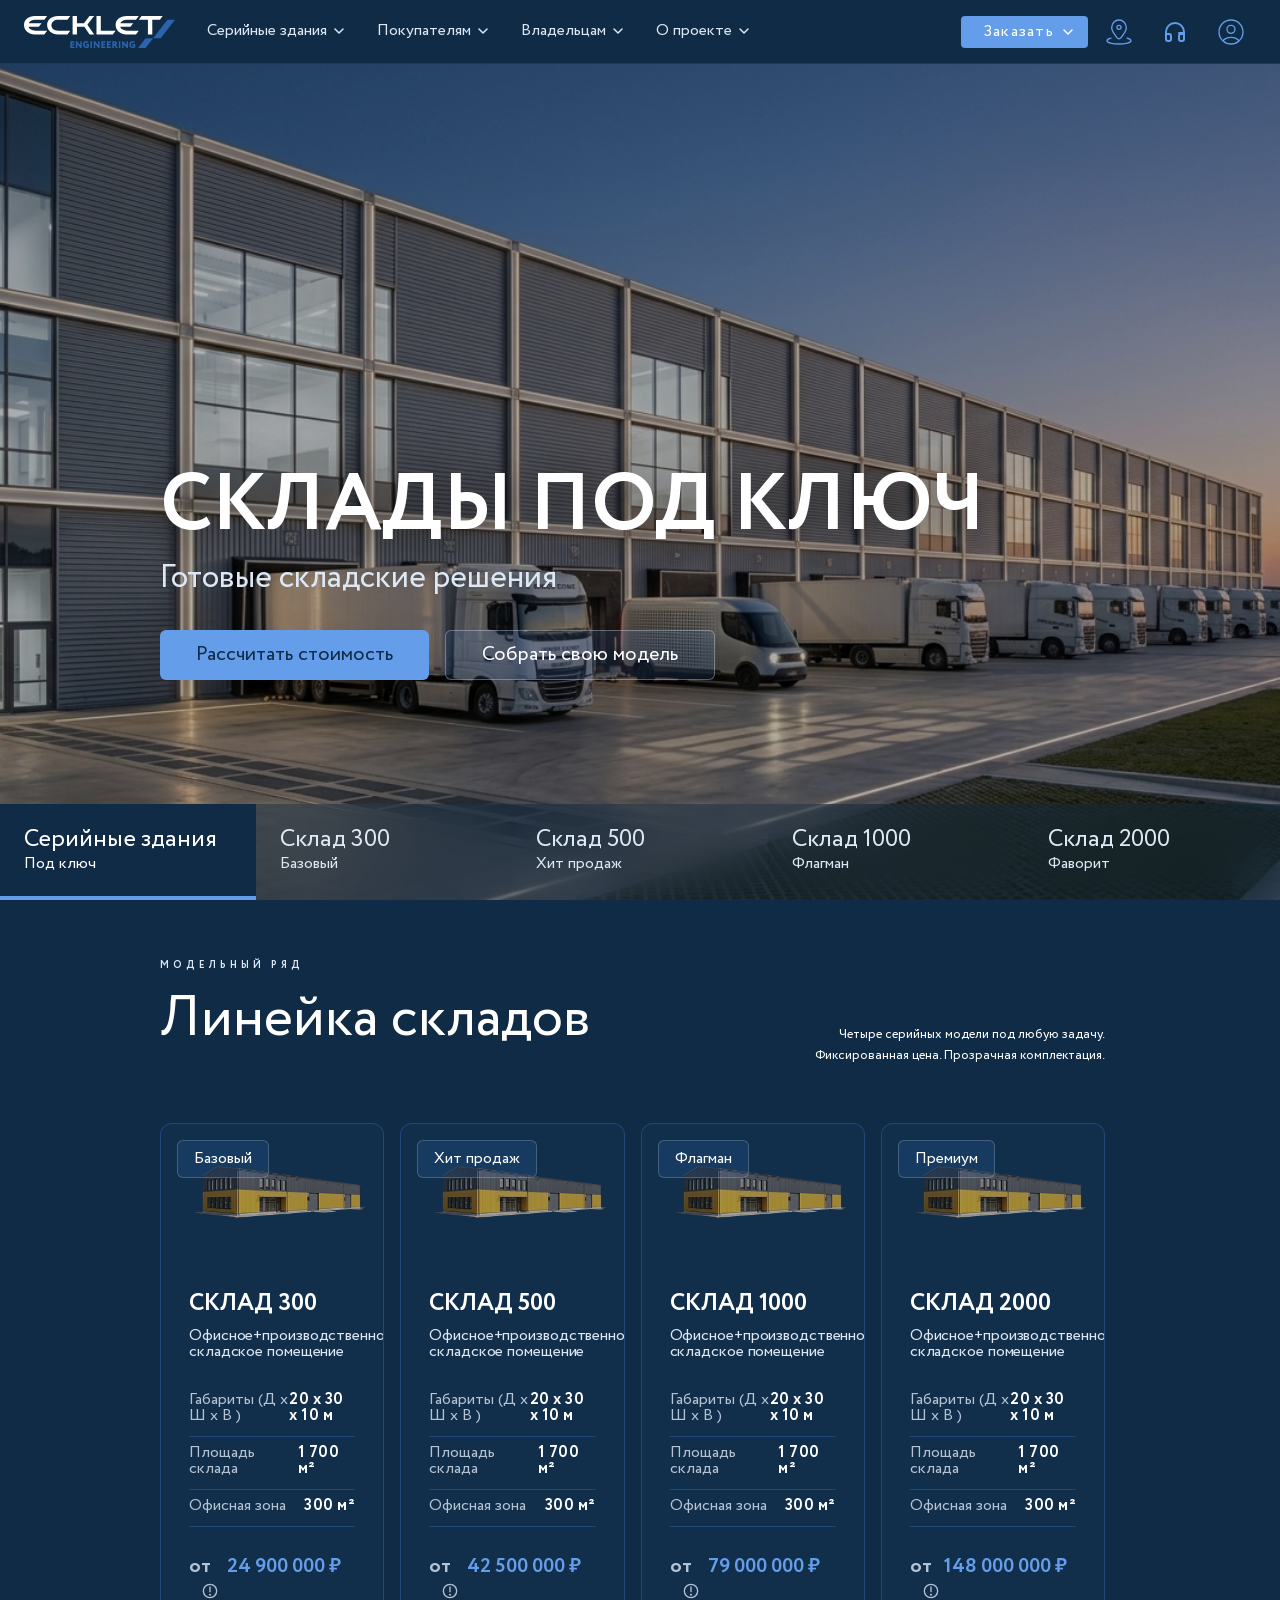
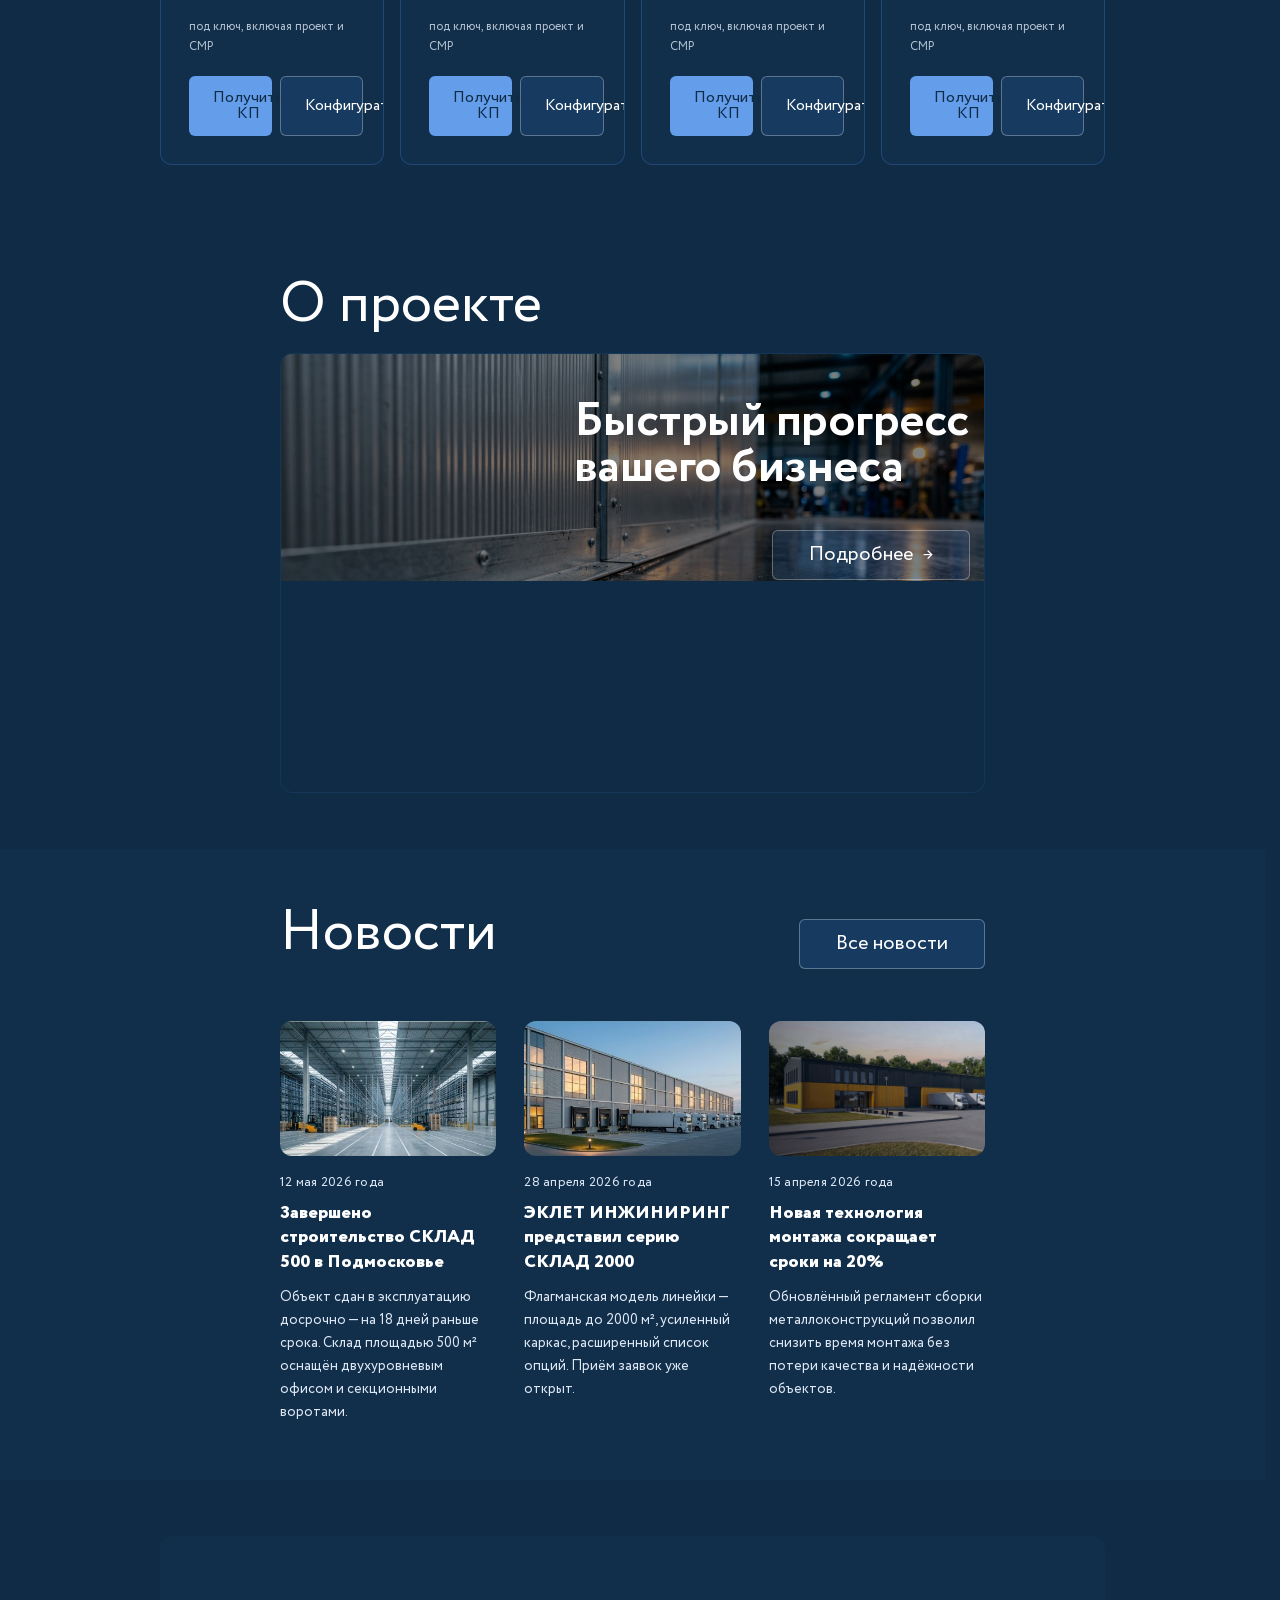
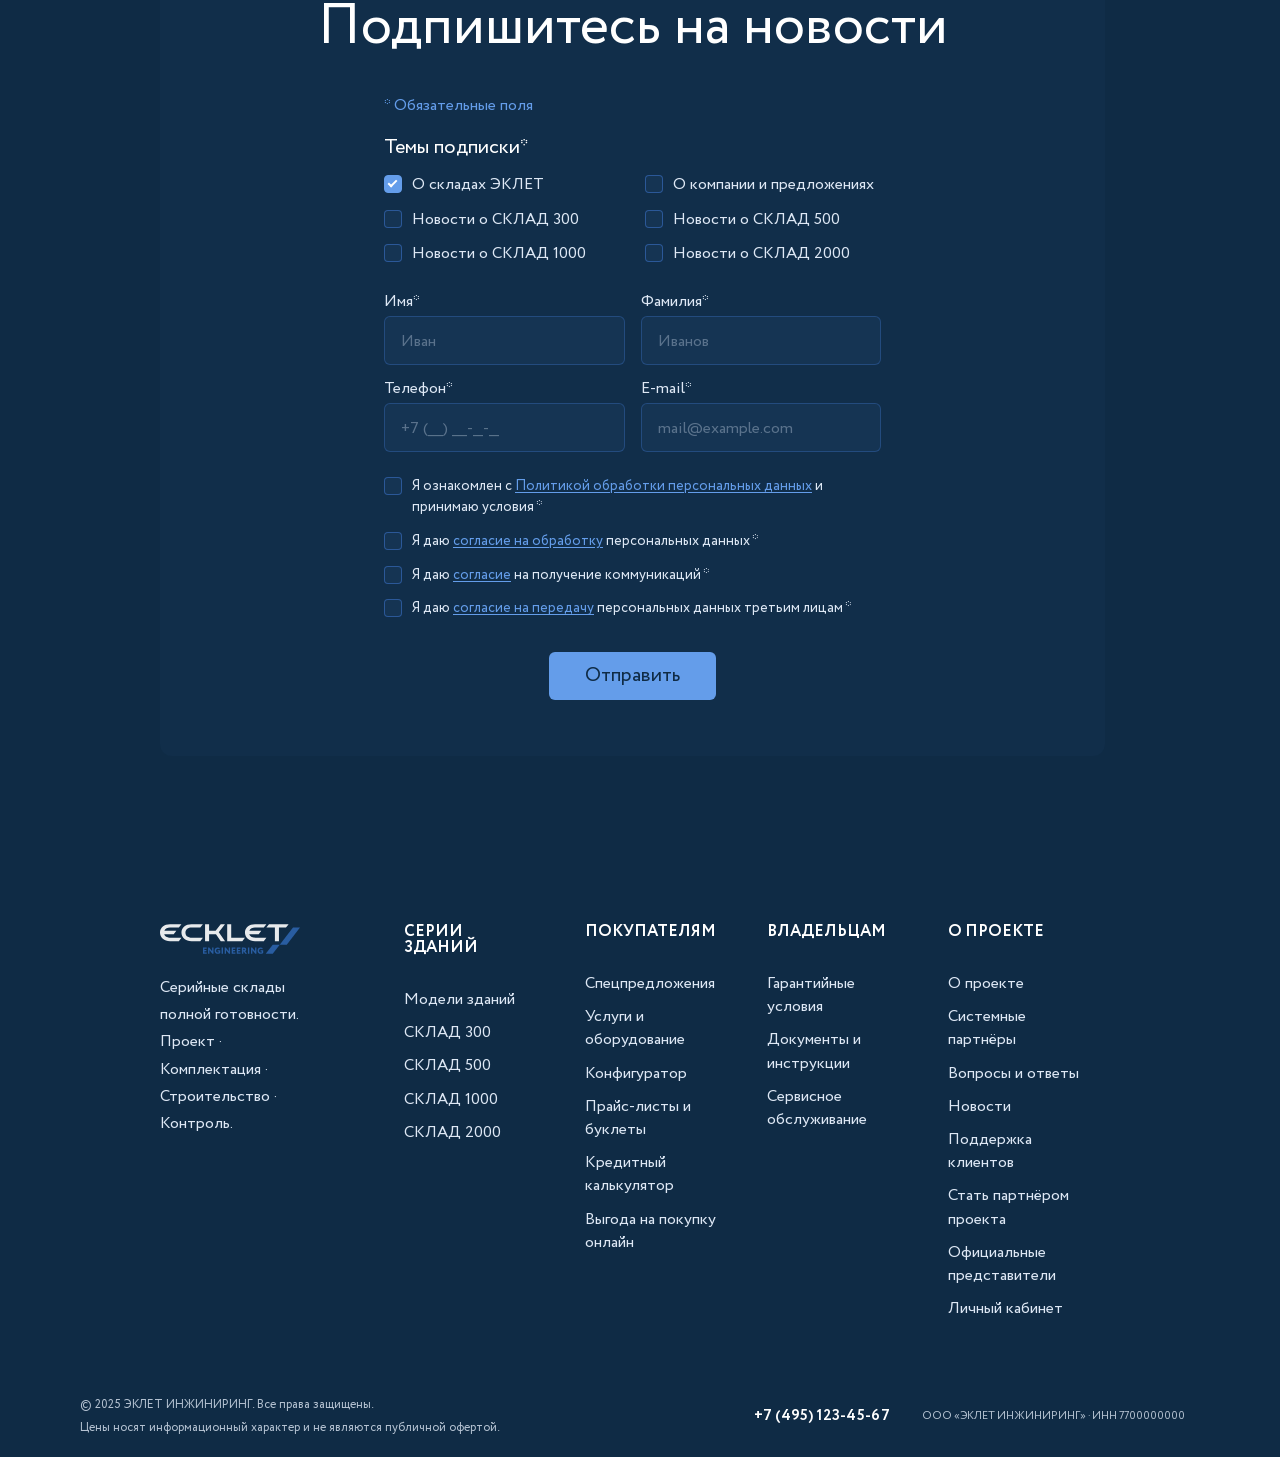
<file: index.html>
﻿<!DOCTYPE html>
<html lang="ru">

<head>
  <meta charset="UTF-8">
  <meta name="viewport" content="width=device-width, initial-scale=1.0">
  <title>СКЛАД — Серийные склады полной готовности</title>

  <link rel="stylesheet" href="styles/styles.css">
  <style>
    #page-content {
      opacity: 0;
      transition: opacity 0.45s ease;
    }

    #page-content.page-visible {
      opacity: 1;
    }
  </style>
</head>

<body>

  <!-- NAV -->
  <nav class="header-nav header-nav-shad">
    <a class="nav-logo" href="#">
      <svg width="151" height="32" viewBox="0 0 151 32" fill="none" xmlns="http://www.w3.org/2000/svg">
        <path fill-rule="evenodd" clip-rule="evenodd"
          d="M33.9442 3.66504H43.4512L46.2546 0.0148926H33.9442C27.6976 0.0148926 23.127 3.64983 23.127 9.03379C23.127 14.4178 27.6976 18.4025 33.9442 18.4025H43.4512L46.2546 14.7676H36.3667C31.4303 14.7676 27.4386 13.5356 27.4386 9.2163C27.4539 5.59657 30.6381 3.66504 33.9442 3.66504Z"
          fill="white" />
        <path fill-rule="evenodd" clip-rule="evenodd"
          d="M10.8173 3.66535H20.3243L23.1276 0H10.8173C4.57067 0 0 3.63493 0 9.0189C0 14.4029 4.57067 18.3876 10.8173 18.3876H20.3243L23.1276 14.7527H13.2397C8.98899 14.7527 5.4391 13.8249 4.5402 10.8135H14.809L17.6123 7.16341H4.70779C5.6524 4.88207 8.19674 3.68056 10.8173 3.66535Z"
          fill="white" />
        <path fill-rule="evenodd" clip-rule="evenodd"
          d="M76.8035 0.0148926H72.4766V18.4177H88.7786L91.6125 14.7828H76.8035V0.0148926Z" fill="white" />
        <path fill-rule="evenodd" clip-rule="evenodd"
          d="M117.574 0.0148926L114.725 3.66504H123.927V18.4177H128.284V3.66504H135.887L138.721 0.0148926H117.574Z"
          fill="white" />
        <path fill-rule="evenodd" clip-rule="evenodd"
          d="M70.1294 0.0148926H65.4978L59.9978 7.1783H52.9589V0.0148926H48.6016V18.4177H52.9589V10.8284H60.3787L65.5588 18.4025H70.1751L63.4258 8.74482C63.4106 8.76003 70.1294 0.0148926 70.1294 0.0148926Z"
          fill="white" />
        <path fill-rule="evenodd" clip-rule="evenodd"
          d="M102.444 3.66535H111.951L114.755 0H102.444C96.1976 0 91.627 3.63493 91.627 9.0189C91.627 14.4029 96.1976 18.3876 102.444 18.3876H111.951L114.755 14.7527H104.867C100.616 14.7527 97.0661 13.8249 96.1672 10.8135H106.436L109.239 7.16341H96.3348C97.2794 4.88207 99.8237 3.66535 102.444 3.66535Z"
          fill="white" />
        <path fill-rule="evenodd" clip-rule="evenodd" d="M129.152 22.2052L143.443 3.66553H151L136.709 22.2052H129.152Z"
          fill="#2C63AC" />
        <path fill-rule="evenodd" clip-rule="evenodd"
          d="M114.039 31.9994L121.596 22.2048H129.153L121.596 31.9994H114.039Z" fill="#2C63AC" />
        <path
          d="M46.3613 31.8783V25.2168H50.3226V26.6465H47.8849V27.8175H50.0331V29.2472H47.8849V30.4639H50.414V31.8935H46.3613V31.8783ZM57.6814 31.8783H56.4625L53.2935 27.8784V31.8783H51.8614V25.2168H53.0802L56.2492 29.232V25.2168H57.6814V31.8783ZM62.1454 29.5057V28.0761H64.9944V31.057C64.6695 31.3675 64.2791 31.6014 63.8518 31.7414C63.4177 31.9036 62.9592 31.9911 62.4958 32C61.3684 32 60.4847 31.6958 59.8601 31.0723C59.2354 30.4487 58.9154 29.6122 58.9154 28.5628C58.9154 27.5742 59.2202 26.7529 59.8448 26.0989C60.4695 25.4449 61.277 25.1104 62.313 25.1104C63.1814 25.1104 63.9127 25.3385 64.5069 25.81L63.867 27.0419C63.6973 26.8828 63.4944 26.7633 63.2728 26.6921C63.0235 26.6025 62.7607 26.5562 62.4958 26.5552C62.2393 26.5422 61.9828 26.5814 61.7419 26.6703C61.5009 26.7592 61.2806 26.8959 61.0941 27.0723C60.7285 27.4221 60.5609 27.924 60.5609 28.578C60.5478 28.8469 60.5883 29.1156 60.6798 29.3688C60.7713 29.622 60.9121 29.8546 61.0941 30.0533C61.2827 30.2374 61.507 30.381 61.7534 30.4752C61.9997 30.5694 62.2627 30.6121 62.5263 30.6008C62.7341 30.6012 62.9404 30.5652 63.1357 30.4943C63.2965 30.4479 63.4466 30.3704 63.5775 30.2662V29.5361L62.1454 29.5057ZM66.4266 31.8783V25.2168H67.9501V31.8935H66.4266V31.8783ZM75.5984 31.8783H74.3796L71.2106 27.8784V31.8783H69.7784V25.2168H70.9973L74.1663 29.232V25.2168H75.5984V31.8783ZM77.32 31.8783V25.2168H81.2813V26.6465H78.8436V27.8175H80.9918V29.2472H78.8436V30.4639H81.3727V31.8935H77.32V31.8783ZM82.8048 31.8783V25.2168H86.7661V26.6465H84.3284V27.8175H86.4766V29.2472H84.3436V30.4639H86.8727V31.8935H82.8048V31.8783ZM89.8284 31.8783H88.3049V25.2168C88.442 25.2168 88.8534 25.2168 89.5085 25.2016C90.1636 25.1864 90.5293 25.1864 90.575 25.1864C91.4434 25.1864 92.0681 25.3841 92.4642 25.7643C92.8603 26.1446 93.0584 26.6617 93.0584 27.3309C93.0584 28.2434 92.6775 28.8822 91.931 29.2624L93.8811 31.8935H92.0224L90.3922 29.5514H89.8284V31.8783ZM90.4988 26.6312C90.4683 26.6312 90.255 26.6312 89.8284 26.6465V28.1217H90.3769C91.0778 28.1217 91.4129 27.8632 91.4129 27.3461C91.4282 26.8594 91.1082 26.6312 90.4988 26.6312ZM94.8257 31.8783V25.2168H96.3493V31.8935H94.8257V31.8783ZM103.982 31.8783H102.763L99.5945 27.8784V31.8783H98.1623V25.2168H99.3812L102.55 29.232V25.2168H103.982V31.8783ZM108.462 29.5057V28.0761H111.311V31.057C110.986 31.3675 110.595 31.6014 110.168 31.7414C109.734 31.9036 109.275 31.9911 108.812 32C107.685 32 106.801 31.6958 106.176 31.0723C105.552 30.4487 105.232 29.6122 105.232 28.5628C105.232 27.5742 105.536 26.7529 106.161 26.0989C106.786 25.4449 107.593 25.1104 108.629 25.1104C109.498 25.1104 110.229 25.3385 110.823 25.81L110.183 27.0419C110.014 26.8828 109.811 26.7633 109.589 26.6921C109.34 26.6025 109.077 26.5562 108.812 26.5552C108.555 26.5422 108.299 26.5814 108.058 26.6703C107.817 26.7592 107.597 26.8959 107.41 27.0723C107.045 27.4221 106.877 27.924 106.877 28.578C106.864 28.8469 106.904 29.1156 106.996 29.3688C107.087 29.622 107.228 29.8546 107.41 30.0533C107.599 30.2374 107.823 30.381 108.07 30.4752C108.316 30.5694 108.579 30.6121 108.842 30.6008C109.05 30.6012 109.257 30.5652 109.452 30.4943C109.613 30.4479 109.763 30.3704 109.894 30.2662V29.5361L108.462 29.5057Z"
          fill="#2C63AC" />
      </svg>
    </a>
    <ul class="nav-links">
      <li class="nav-item--has-dropdown">
        <button type="button" class="nav-dd-trigger" aria-expanded="false" aria-haspopup="true">
          Серийные здания
          <svg class="nav-chevron" width="12" height="12" viewBox="0 0 12 12" fill="none"
            xmlns="http://www.w3.org/2000/svg">
            <path d="M2 4L6 8L10 4" stroke="currentColor" stroke-width="1.5" stroke-linecap="round"
              stroke-linejoin="round" />
          </svg>
        </button>
        <div class="nav-dropdown" role="menu">
          <div class="nav-dropdown__inner">
            <a href="sclad.html?model=0" class="nav-dd-card" role="menuitem">
              <div class="nav-dd-card__img"><img src="images/models-1.png" alt="СКЛАД 300"></div>
              <div class="nav-dd-card__body">
                <div class="nav-dd-card__tag">300 м²</div>
                <div class="nav-dd-card__name">СКЛАД 300</div>
                <div class="nav-dd-card__price">от <strong>24 900 000 ₽</strong>
                  <span class="tooltip" style="margin-left:5px">
                    <svg class="tooltip__icon" width="16" height="16" viewBox="0 0 24 24" fill="none"
                      stroke="currentColor" stroke-width="2" stroke-linecap="round" stroke-linejoin="round">
                      <circle cx="12" cy="12" r="10" />
                      <line x1="12" y1="6" x2="12" y2="13" />
                      <line x1="12" y1="17.5" x2="12" y2="17.5" stroke-width="3" />
                    </svg>
                    <span class="tooltip__bubble">Средневзвешенная стоимость формируется на дату предоставления
                      информации, которая не является офертой и предназначена исключительно для ознакомительных
                      целей.<br><br>Все технические условия поставки и строительства готового здания определяются
                      техническими условиями в сроки, указанные в графике поставки в договоре. За подробной информацией
                      об условиях покупки готового здания, строительства и дополнительных услугах обращайтесь к
                      официальным представителям.</span></span>
                </div>
                <span class="nav-dd-card__cta">Подробнее →</span>
              </div>
            </a>
            <a href="sclad.html?model=1" class="nav-dd-card" role="menuitem">
              <div class="nav-dd-card__img"><img src="images/models-1.png" alt="СКЛАД 500"></div>
              <div class="nav-dd-card__body">
                <div class="nav-dd-card__tag">500 м²</div>
                <div class="nav-dd-card__name">СКЛАД 500</div>
                <div class="nav-dd-card__price">от <strong>42 500 000 ₽</strong><span class="tooltip"
                    style="margin-left:5px"><svg class="tooltip__icon" width="16" height="16" viewBox="0 0 24 24"
                      fill="none" stroke="currentColor" stroke-width="2" stroke-linecap="round" stroke-linejoin="round">
                      <circle cx="12" cy="12" r="10" />
                      <line x1="12" y1="6" x2="12" y2="13" />
                      <line x1="12" y1="17.5" x2="12" y2="17.5" stroke-width="3" />
                    </svg><span class="tooltip__bubble">Средневзвешенная стоимость формируется на дату предоставления
                      информации, которая не является офертой и предназначена исключительно для ознакомительных
                      целей.<br><br>Все технические условия поставки и строительства готового здания определяются
                      техническими условиями в сроки, указанные в графике поставки в договоре. За подробной информацией
                      об условиях покупки готового здания, строительства и дополнительных услугах обращайтесь к
                      официальным представителям.</span></span></div>
                <span class="nav-dd-card__cta">Подробнее →</span>
              </div>
            </a>
            <a href="sclad.html?model=2" class="nav-dd-card" role="menuitem">
              <div class="nav-dd-card__img"><img src="images/models-1.png" alt="СКЛАД 1000"></div>
              <div class="nav-dd-card__body">
                <div class="nav-dd-card__tag">1 000 м²</div>
                <div class="nav-dd-card__name">СКЛАД 1000</div>
                <div class="nav-dd-card__price">от <strong>79 000 000 ₽</strong><span class="tooltip"
                    style="margin-left:5px"><svg class="tooltip__icon" width="16" height="16" viewBox="0 0 24 24"
                      fill="none" stroke="currentColor" stroke-width="2" stroke-linecap="round" stroke-linejoin="round">
                      <circle cx="12" cy="12" r="10" />
                      <line x1="12" y1="6" x2="12" y2="13" />
                      <line x1="12" y1="17.5" x2="12" y2="17.5" stroke-width="3" />
                    </svg><span class="tooltip__bubble">Средневзвешенная стоимость формируется на дату предоставления
                      информации, которая не является офертой и предназначена исключительно для ознакомительных
                      целей.<br><br>Все технические условия поставки и строительства готового здания определяются
                      техническими условиями в сроки, указанные в графике поставки в договоре. За подробной информацией
                      об условиях покупки готового здания, строительства и дополнительных услугах обращайтесь к
                      официальным представителям.</span></span></div>
                <span class="nav-dd-card__cta">Подробнее →</span>
              </div>
            </a>
            <a href="sclad.html?model=3" class="nav-dd-card" role="menuitem">
              <div class="nav-dd-card__img"><img src="images/models-1.png" alt="СКЛАД 2000"></div>
              <div class="nav-dd-card__body">
                <div class="nav-dd-card__tag">2 000 м²</div>
                <div class="nav-dd-card__name">СКЛАД 2000</div>
                <div class="nav-dd-card__price">от <strong>148 000 000 ₽</strong><span class="tooltip"
                    style="margin-left:5px"><svg class="tooltip__icon" width="16" height="16" viewBox="0 0 24 24"
                      fill="none" stroke="currentColor" stroke-width="2" stroke-linecap="round" stroke-linejoin="round">
                      <circle cx="12" cy="12" r="10" />
                      <line x1="12" y1="6" x2="12" y2="13" />
                      <line x1="12" y1="17.5" x2="12" y2="17.5" stroke-width="3" />
                    </svg><span class="tooltip__bubble">Средневзвешенная стоимость формируется на дату предоставления
                      информации, которая не является офертой и предназначена исключительно для ознакомительных
                      целей.<br><br>Все технические условия поставки и строительства готового здания определяются
                      техническими условиями в сроки, указанные в графике поставки в договоре. За подробной информацией
                      об условиях покупки готового здания, строительства и дополнительных услугах обращайтесь к
                      официальным представителям.</span></span></div>
                <span class="nav-dd-card__cta">Подробнее →</span>
              </div>
            </a>
            <a href="catalog.html" class="nav-dd-all" role="menuitem">
              <svg width="20" height="20" viewBox="0 0 24 24" fill="none" xmlns="http://www.w3.org/2000/svg">
                <path d="M4 6h16M4 12h16M4 18h7" stroke="currentColor" stroke-width="1.5" stroke-linecap="round" />
                <path d="M15 16l4 4m0 0l4-4m-4 4V12" stroke="currentColor" stroke-width="1.5" stroke-linecap="round"
                  stroke-linejoin="round" />
              </svg>
              Смотреть<br>все модели
            </a>
          </div>
          <div class="nav-dd-footer">
            <a href="configurator.html" class="nav-dd-footer__item">
              <svg width="20" height="20" viewBox="0 0 24 24" fill="none" stroke="currentColor" stroke-width="1.5"
                stroke-linecap="round" stroke-linejoin="round">
                <circle cx="12" cy="12" r="3" />
                <path d="M19.07 4.93a10 10 0 0 1 0 14.14M4.93 4.93a10 10 0 0 0 0 14.14" />
                <path d="M15.54 8.46a5 5 0 0 1 0 7.07M8.46 8.46a5 5 0 0 0 0 7.07" />
              </svg>
              <span>Конфигуратор зданий</span>
            </a>
            <a href="offer.html" class="nav-dd-footer__item">
              <svg width="20" height="20" viewBox="0 0 24 24" fill="none" stroke="currentColor" stroke-width="1.5"
                stroke-linecap="round" stroke-linejoin="round">
                <rect x="1" y="4" width="22" height="16" rx="2" ry="2" />
                <line x1="1" y1="10" x2="23" y2="10" />
              </svg>
              <span>Заказать онлайн</span>
            </a>
            <a href="offer.html" class="nav-dd-footer__item">
              <svg width="20" height="20" viewBox="0 0 24 24" fill="none" stroke="currentColor" stroke-width="1.5"
                stroke-linecap="round" stroke-linejoin="round">
                <path
                  d="M22 16.92v3a2 2 0 0 1-2.18 2 19.79 19.79 0 0 1-8.63-3.07A19.5 19.5 0 0 1 4.69 12 19.79 19.79 0 0 1 1.61 3.41 2 2 0 0 1 3.6 1h3a2 2 0 0 1 2 1.72c.13.96.36 1.9.7 2.81a2 2 0 0 1-.45 2.11L7.91 8.59a16 16 0 0 0 6.06 6.06l.95-.95a2 2 0 0 1 2.11-.45c.91.34 1.85.57 2.81.7A2 2 0 0 1 22 16.92z" />
              </svg>
              <span>Заказать звонок</span>
            </a>
            <a href="complete.html" class="nav-dd-footer__item">
              <svg width="20" height="20" viewBox="0 0 24 24" fill="none" stroke="currentColor" stroke-width="1.5"
                stroke-linecap="round" stroke-linejoin="round">
                <polyline points="9 11 12 14 22 4" />
                <path d="M21 12v7a2 2 0 0 1-2 2H5a2 2 0 0 1-2-2V5a2 2 0 0 1 2-2h11" />
              </svg>
              <span>Комплектации</span>
            </a>
            <a href="project.html" class="nav-dd-footer__item">
              <svg width="20" height="20" viewBox="0 0 24 24" fill="none" stroke="currentColor" stroke-width="1.5"
                stroke-linecap="round" stroke-linejoin="round">
                <path d="M21 10c0 7-9 13-9 13s-9-6-9-13a9 9 0 0 1 18 0z" />
                <circle cx="12" cy="10" r="3" />
              </svg>
              <span>Выбрать локацию</span>
            </a>
          </div>
        </div>
      </li>
      <li class="nav-item--has-dropdown">
        <button type="button" class="nav-dd-trigger" aria-expanded="false" aria-haspopup="true">
          Покупателям
          <svg class="nav-chevron" width="12" height="12" viewBox="0 0 12 12" fill="none" xmlns="http://www.w3.org/2000/svg">
            <path d="M2 4L6 8L10 4" stroke="currentColor" stroke-width="1.5" stroke-linecap="round" stroke-linejoin="round"/>
          </svg>
        </button>
        <div class="nav-dropdown" role="menu">
          <div class="nav-dd-cols">
            <div class="nav-dd-col">
              <div class="nav-dd-col__title">Выбор здания</div>
              <ul class="nav-dd-col__list">
                <li><a href="catalog.html" class="nav-dd-col__link">Каталог серийных складов</a></li>
                <li><a href="configurator.html" class="nav-dd-col__link">Конфигуратор</a></li>
                <li><a href="specs.html" class="nav-dd-col__link">Технические характеристики</a></li>
                <li><a href="complete.html" class="nav-dd-col__link">Комплектации</a></li>
                <li><a href="offer.html" class="nav-dd-col__link">Спецпредложения</a></li>
              </ul>
            </div>
            <div class="nav-dd-col">
              <div class="nav-dd-col__title">Покупка</div>
              <ul class="nav-dd-col__list">
                <li><a href="buyers.html" class="nav-dd-col__link">Условия приобретения</a></li>
                <li><a href="complete.html" class="nav-dd-col__link">Комплектации и опции</a></li>
                <li><a href="offer.html" class="nav-dd-col__link">Заказать онлайн</a></li>
                <li><a href="project.html" class="nav-dd-col__link">Выбрать локацию</a></li>
                <li><a href="buyers.html" class="nav-dd-col__link">Корпоративным клиентам</a></li>
              </ul>
            </div>
            <div class="nav-dd-col">
              <div class="nav-dd-col__title">Финансирование</div>
              <ul class="nav-dd-col__list">
                <li><a href="buyers.html" class="nav-dd-col__link">Проектное финансирование</a></li>
                <li><a href="buyers.html" class="nav-dd-col__link">Лизинг</a></li>
                <li><a href="buyers.html" class="nav-dd-col__link">Рассрочка платежа</a></li>
                <li><a href="buyers.html" class="nav-dd-col__link">Калькулятор стоимости</a></li>
              </ul>
            </div>
            <div class="nav-dd-col">
              <div class="nav-dd-col__title">Сервис</div>
              <ul class="nav-dd-col__list">
                <li><a href="buyers.html" class="nav-dd-col__link">Сервисный контракт</a></li>
                <li><a href="buyers.html" class="nav-dd-col__link">Гарантийные условия</a></li>
                <li><a href="equipment.html" class="nav-dd-col__link">Услуги и оборудование</a></li>
                <li><a href="buyers.html" class="nav-dd-col__link">Документация</a></li>
              </ul>
            </div>
          </div>
          <div class="nav-dd-footer nav-dd-footer--3">
            <a href="configurator.html" class="nav-dd-footer__item">
              <svg width="20" height="20" viewBox="0 0 24 24" fill="none" stroke="currentColor" stroke-width="1.5" stroke-linecap="round" stroke-linejoin="round">
                <circle cx="12" cy="12" r="3"/>
                <path d="M19.07 4.93a10 10 0 0 1 0 14.14M4.93 4.93a10 10 0 0 0 0 14.14"/>
                <path d="M15.54 8.46a5 5 0 0 1 0 7.07M8.46 8.46a5 5 0 0 0 0 7.07"/>
              </svg>
              <span>Конфигуратор зданий</span>
            </a>
            <a href="buyers.html" class="nav-dd-footer__item">
              <svg width="20" height="20" viewBox="0 0 24 24" fill="none" stroke="currentColor" stroke-width="1.5" stroke-linecap="round" stroke-linejoin="round">
                <rect x="2" y="3" width="20" height="14" rx="2"/>
                <path d="M8 21h8M12 17v4"/>
              </svg>
              <span>Рассчитать стоимость</span>
            </a>
            <a href="offer.html" class="nav-dd-footer__item">
              <svg width="20" height="20" viewBox="0 0 24 24" fill="none" stroke="currentColor" stroke-width="1.5" stroke-linecap="round" stroke-linejoin="round">
                <path d="M22 16.92v3a2 2 0 0 1-2.18 2 19.79 19.79 0 0 1-8.63-3.07A19.5 19.5 0 0 1 4.69 12 19.79 19.79 0 0 1 1.61 3.41 2 2 0 0 1 3.6 1h3a2 2 0 0 1 2 1.72c.13.96.36 1.9.7 2.81a2 2 0 0 1-.45 2.11L7.91 8.59a16 16 0 0 0 6.06 6.06l.95-.95a2 2 0 0 1 2.11-.45c.91.34 1.85.57 2.81.7A2 2 0 0 1 22 16.92z"/>
              </svg>
              <span>Заказать звонок</span>
            </a>
          </div>
        </div>
      </li>
            <li class="nav-item--has-dropdown">
        <button type="button" class="nav-dd-trigger" aria-expanded="false" aria-haspopup="true">
          Владельцам
          <svg class="nav-chevron" width="12" height="12" viewBox="0 0 12 12" fill="none" xmlns="http://www.w3.org/2000/svg">
            <path d="M2 4L6 8L10 4" stroke="currentColor" stroke-width="1.5" stroke-linecap="round" stroke-linejoin="round"/>
          </svg>
        </button>
        <div class="nav-dropdown" role="menu">
          <div class="nav-dd-cols">
            <div class="nav-dd-col">
              <div class="nav-dd-col__title">Гарантия и поддержка</div>
              <ul class="nav-dd-col__list">
                <li><a href="owners.html" class="nav-dd-col__link">Гарантийные обязательства</a></li>
                <li><a href="owners.html" class="nav-dd-col__link">Регламент обслуживания</a></li>
                <li><a href="owners.html" class="nav-dd-col__link">Руководство пользователя</a></li>
                <li><a href="owners.html" class="nav-dd-col__link">Поддержка клиентов</a></li>
              </ul>
            </div>
            <div class="nav-dd-col">
              <div class="nav-dd-col__title">Сервисные услуги</div>
              <ul class="nav-dd-col__list">
                <li><a href="owners.html" class="nav-dd-col__link">Подать заявку на сервис</a></li>
                <li><a href="buyers.html" class="nav-dd-col__link">Сервисный контракт</a></li>
                <li><a href="owners.html" class="nav-dd-col__link">Плановый ремонт</a></li>
                <li><a href="owners.html" class="nav-dd-col__link">Аварийная поддержка</a></li>
                <li><a href="equipment.html" class="nav-dd-col__link">Услуги и оборудование</a></li>
              </ul>
            </div>
            <div class="nav-dd-col">
              <div class="nav-dd-col__title">Документация</div>
              <ul class="nav-dd-col__list">
                <li><a href="owners.html" class="nav-dd-col__link">Техническая документация</a></li>
                <li><a href="owners.html" class="nav-dd-col__link">Паспорт здания</a></li>
                <li><a href="owners.html" class="nav-dd-col__link">Исполнительная документация</a></li>
                <li><a href="owners.html" class="nav-dd-col__link">Схемы и чертежи</a></li>
              </ul>
            </div>
            <div class="nav-dd-col">
              <div class="nav-dd-col__title">Цифровые сервисы</div>
              <ul class="nav-dd-col__list">
                <li><a href="owners.html" class="nav-dd-col__link">Личный кабинет</a></li>
                <li><a href="owners.html" class="nav-dd-col__link">Мобильное приложение</a></li>
                <li><a href="owners.html" class="nav-dd-col__link">Управление объектом</a></li>
                <li><a href="owners.html" class="nav-dd-col__link">Сообщество владельцев</a></li>
              </ul>
            </div>
          </div>
          <div class="nav-dd-footer nav-dd-footer--3">
            <a href="owners.html" class="nav-dd-footer__item">
              <svg width="20" height="20" viewBox="0 0 24 24" fill="none" stroke="currentColor" stroke-width="1.5" stroke-linecap="round" stroke-linejoin="round">
                <path d="M14.7 6.3a1 1 0 0 0 0 1.4l1.6 1.6a1 1 0 0 0 1.4 0l3.77-3.77a6 6 0 0 1-7.94 7.94l-6.91 6.91a2.12 2.12 0 0 1-3-3l6.91-6.91a6 6 0 0 1 7.94-7.94l-3.76 3.76z"/>
              </svg>
              <span>Подать заявку на сервис</span>
            </a>
            <a href="owners.html" class="nav-dd-footer__item">
              <svg width="20" height="20" viewBox="0 0 24 24" fill="none" stroke="currentColor" stroke-width="1.5" stroke-linecap="round" stroke-linejoin="round">
                <path d="M14 2H6a2 2 0 0 0-2 2v16a2 2 0 0 0 2 2h12a2 2 0 0 0 2-2V8z"/>
                <polyline points="14 2 14 8 20 8"/>
                <line x1="16" y1="13" x2="8" y2="13"/>
                <line x1="16" y1="17" x2="8" y2="17"/>
                <polyline points="10 9 9 9 8 9"/>
              </svg>
              <span>Документация</span>
            </a>
            <a href="owners.html" class="nav-dd-footer__item">
              <svg width="20" height="20" viewBox="0 0 24 24" fill="none" stroke="currentColor" stroke-width="1.5" stroke-linecap="round" stroke-linejoin="round">
                <path d="M20 21v-2a4 4 0 0 0-4-4H8a4 4 0 0 0-4 4v2"/>
                <circle cx="12" cy="7" r="4"/>
              </svg>
              <span>Личный кабинет</span>
            </a>
          </div>
        </div>
      </li>
            <li class="nav-item--has-dropdown">
        <button type="button" class="nav-dd-trigger" aria-expanded="false" aria-haspopup="true">
          О проекте
          <svg class="nav-chevron" width="12" height="12" viewBox="0 0 12 12" fill="none" xmlns="http://www.w3.org/2000/svg">
            <path d="M2 4L6 8L10 4" stroke="currentColor" stroke-width="1.5" stroke-linecap="round" stroke-linejoin="round"/>
          </svg>
        </button>
        <div class="nav-dropdown" role="menu">
          <div class="nav-dd-cols">
            <div class="nav-dd-col">
              <div class="nav-dd-col__title">О компании</div>
              <ul class="nav-dd-col__list">
                <li><a href="project.html" class="nav-dd-col__link">О проекте</a></li>
                <li><a href="project.html" class="nav-dd-col__link">Системные партнеры</a></li>
                <li><a href="project.html" class="nav-dd-col__link">Вопросы и ответы</a></li>
                <li><a href="project.html" class="nav-dd-col__link">Новости</a></li>
                <li><a href="project.html" class="nav-dd-col__link">Поддержка клиентов</a></li>
                <li><a href="project.html" class="nav-dd-col__link">Стать партнёром проекта</a></li>
              </ul>
            </div>
            <div class="nav-dd-col">
              <div class="nav-dd-col__title">Производство</div>
              <ul class="nav-dd-col__list">
                <li><a href="project.html" class="nav-dd-col__link">Технологии строительства</a></li>
                <li><a href="project.html" class="nav-dd-col__link">Контроль качества</a></li>
                <li><a href="project.html" class="nav-dd-col__link">Сертификаты и лицензии</a></li>
                <li><a href="project.html" class="nav-dd-col__link">Реализованные объекты</a></li>
                <li><a href="project.html" class="nav-dd-col__link">Стать партнёром</a></li>
              </ul>
            </div>
            <div class="nav-dd-col">
              <div class="nav-dd-col__title">Юридическая информация</div>
              <ul class="nav-dd-col__list">
                <li><a href="project.html" class="nav-dd-col__link">Пользовательское соглашение</a></li>
                <li><a href="project.html" class="nav-dd-col__link">Согласие на обработку ПД</a></li>
                <li><a href="project.html" class="nav-dd-col__link">Согласие на предоставление ПД третьим лицам</a></li>
                <li><a href="project.html" class="nav-dd-col__link">Правила дистанционной продажи</a></li>
                <li><a href="project.html" class="nav-dd-col__link">Политика конфиденциальности</a></li>
              </ul>
            </div>
            <div class="nav-dd-col">
              <div class="nav-dd-col__title">Контакты</div>
              <ul class="nav-dd-col__list">
                <li><a href="project.html" class="nav-dd-col__link">Головной офис</a></li>
                <li><a href="project.html" class="nav-dd-col__link">Региональные представительства</a></li>
                <li><a href="project.html" class="nav-dd-col__link">Отдел продаж</a></li>
                <li><a href="project.html" class="nav-dd-col__link">Пресс-служба</a></li>
              </ul>
            </div>
          </div>
          <div class="nav-dd-footer nav-dd-footer--3">
            <a href="project.html" class="nav-dd-footer__item">
              <svg width="20" height="20" viewBox="0 0 24 24" fill="none" stroke="currentColor" stroke-width="1.5" stroke-linecap="round" stroke-linejoin="round">
                <circle cx="12" cy="12" r="10"/>
                <line x1="12" y1="8" x2="12" y2="12"/>
                <line x1="12" y1="16" x2="12.01" y2="16"/>
              </svg>
              <span>О компании</span>
            </a>
            <a href="project.html" class="nav-dd-footer__item">
              <svg width="20" height="20" viewBox="0 0 24 24" fill="none" stroke="currentColor" stroke-width="1.5" stroke-linecap="round" stroke-linejoin="round">
                <polygon points="12 2 15.09 8.26 22 9.27 17 14.14 18.18 21.02 12 17.77 5.82 21.02 7 14.14 2 9.27 8.91 8.26 12 2"/>
              </svg>
              <span>Реализованные объекты</span>
            </a>
            <a href="project.html" class="nav-dd-footer__item">
              <svg width="20" height="20" viewBox="0 0 24 24" fill="none" stroke="currentColor" stroke-width="1.5" stroke-linecap="round" stroke-linejoin="round">
                <path d="M22 16.92v3a2 2 0 0 1-2.18 2 19.79 19.79 0 0 1-8.63-3.07A19.5 19.5 0 0 1 4.69 12 19.79 19.79 0 0 1 1.61 3.41 2 2 0 0 1 3.6 1h3a2 2 0 0 1 2 1.72c.13.96.36 1.9.7 2.81a2 2 0 0 1-.45 2.11L7.91 8.59a16 16 0 0 0 6.06 6.06l.95-.95a2 2 0 0 1 2.11-.45c.91.34 1.85.57 2.81.7A2 2 0 0 1 22 16.92z"/>
              </svg>
              <span>Связаться с нами</span>
            </a>
          </div>
        </div>
      </li>

    </ul>

    <div class="nav-right">
      <div class="nav-item--has-dropdown">
          <button type="button" class="cat-nav-cta nav-dd-trigger" aria-expanded="false" aria-haspopup="true">
            Заказать
            <svg class="nav-chevron" width="12" height="12" viewBox="0 0 12 12" fill="none" xmlns="http://www.w3.org/2000/svg">
              <path d="M2 4L6 8L10 4" stroke="currentColor" stroke-width="1.5" stroke-linecap="round" stroke-linejoin="round"/>
            </svg>
          </button>
          <div class="nav-dropdown" role="menu">
            <div class="nav-dd-order">
              <a href="order.html" class="nav-dd-order__card" role="menuitem">
                <svg width="32" height="32" viewBox="0 0 24 24" fill="none" stroke="currentColor" stroke-width="1.5" stroke-linecap="round" stroke-linejoin="round">
                  <rect x="2" y="3" width="20" height="14" rx="2" ry="2"/>
                  <line x1="8" y1="21" x2="16" y2="21"/>
                  <line x1="12" y1="17" x2="12" y2="21"/>
                </svg>
                <span class="nav-dd-order__title">Заказать онлайн</span>
                <span class="nav-dd-order__sub">Оформите заявку за 5 минут на сайте</span>
              </a>
              <a href="procedure.html" class="nav-dd-order__card" role="menuitem">
                <svg width="32" height="32" viewBox="0 0 24 24" fill="none" stroke="currentColor" stroke-width="1.5" stroke-linecap="round" stroke-linejoin="round">
                  <path d="M14 2H6a2 2 0 0 0-2 2v16a2 2 0 0 0 2 2h12a2 2 0 0 0 2-2V8z"/>
                  <polyline points="14 2 14 8 20 8"/>
                  <line x1="16" y1="13" x2="8" y2="13"/>
                  <line x1="16" y1="17" x2="8" y2="17"/>
                  <polyline points="10 9 9 9 8 9"/>
                </svg>
                <span class="nav-dd-order__title">Порядок приобретения</span>
                <span class="nav-dd-order__sub">Условия, этапы сделки и документы</span>
              </a>
              <button type="button" class="nav-dd-order__card" onclick="openModal()" role="menuitem">
                <svg width="32" height="32" viewBox="0 0 24 24" fill="none" stroke="currentColor" stroke-width="1.5" stroke-linecap="round" stroke-linejoin="round">
                  <path d="M22 16.92v3a2 2 0 0 1-2.18 2 19.79 19.79 0 0 1-8.63-3.07A19.5 19.5 0 0 1 4.69 12 19.79 19.79 0 0 1 1.61 3.41 2 2 0 0 1 3.6 1h3a2 2 0 0 1 2 1.72c.13.96.36 1.9.7 2.81a2 2 0 0 1-.45 2.11L7.91 8.59a16 16 0 0 0 6.06 6.06l.95-.95a2 2 0 0 1 2.11-.45c.91.34 1.85.57 2.81.7A2 2 0 0 1 22 16.92z"/>
                </svg>
                <span class="nav-dd-order__title">Заказать звонок</span>
                <span class="nav-dd-order__sub">Перезвоним в течение часа</span>
              </button>
            </div>
          </div>
        </div>
      <a href="/" class="sales-territory">
        <svg width="32" height="32" viewBox="0 0 32 32" fill="none" xmlns="http://www.w3.org/2000/svg">
          <path
            d="M8 22.1821C5.545 22.7924 4 23.6794 4 24.6667C4 26.5076 9.37258 28 16 28C22.6274 28 28 26.5076 28 24.6667C28 23.6794 26.455 22.7924 24 22.1821M23.3333 11.7778C23.3333 14.6525 20.0489 19.1536 17.8761 21.8167C16.8935 23.021 15.1065 23.021 14.1239 21.8167C11.9511 19.1536 8.66667 14.6525 8.66667 11.7778C8.66667 7.48223 11.9499 4 16 4C20.0501 4 23.3333 7.48223 23.3333 11.7778ZM18 11.3333C18 12.4379 17.1046 13.3333 16 13.3333C14.8954 13.3333 14 12.4379 14 11.3333C14 10.2288 14.8954 9.33333 16 9.33333C17.1046 9.33333 18 10.2288 18 11.3333Z"
            stroke="#649DEA" stroke-width="1.33333" stroke-linecap="round" stroke-linejoin="round" />
        </svg>

      </a>
      <button type="button" class="support-float-btn" aria-label="Открыть поддержку">
        <svg viewBox="0 0 24 24" width="24" height="24" fill="none" stroke="currentColor" stroke-width="2"
          stroke-linecap="round" stroke-linejoin="round">
          <path d="M3 18v-6a9 9 0 0 1 18 0v6"></path>
          <path
            d="M21 19a2 2 0 0 1-2 2h-1a2 2 0 0 1-2-2v-3a2 2 0 0 1 2-2h3zM3 19a2 2 0 0 0 2 2h1a2 2 0 0 0 2-2v-3a2 2 0 0 0-2-2H3z">
          </path>
          <path d="M20 13h-4"></path>
        </svg>
      </button>
      <a href="/" class="lk-button" aria-label="Открыть личный кабинет">
        <svg width="32" height="32" viewBox="0 0 32 32" fill="none" xmlns="http://www.w3.org/2000/svg">
          <path
            d="M23.9379 24.9996C23.4453 23.6843 20.0792 21.3333 16 21.3333C11.9208 21.3333 8.55471 23.6843 8.06205 24.9996M8.06205 24.9996C10.1775 26.8669 12.9564 28 16 28C19.0436 28 21.8225 26.8669 23.9379 24.9996C26.4289 22.8008 28 19.5838 28 16C28 9.37258 22.6274 4 16 4C9.37258 4 4 9.37258 4 16C4 19.5839 5.57106 22.8008 8.06205 24.9996ZM20 13.3333C20 15.5425 18.2091 17.3333 16 17.3333C13.7909 17.3333 12 15.5425 12 13.3333C12 11.1242 13.7909 9.33333 16 9.33333C18.2091 9.33333 20 11.1242 20 13.3333Z"
            stroke-width="1.33333" />
        </svg>

      </a>
    </div>
  </nav>
  <div class="nav-dd-overlay" aria-hidden="true"></div>

  <div id="page-content">

    <!-- HERO SLIDER -->
    <section class="hero" id="hero">

      <div class="hero-track">
        <!-- Slide 1 -->
        <div class="slide active" id="slide-0">
          <img class="slide-bg" src="images/slide-bg-1.png" alt="Склад перспектива">
          <div class="slide-content">
            <!-- <span class="slide-tag">Серийный склад · Полная готовность</span> -->
            <h1 class="slide-title hero-title">Склады под ключ</h1>
            <p class="slide-sub">Готовые складские решения</p>
            <!-- <div class="slide-price">от 42 500 000 ₽ <span>базовая комплектация</span></div> -->
            <div class="slide-btns">
              <a class="btn-primary" href="#configurator">Рассчитать стоимость</a>
              <a class="btn-outline" href="#models">Собрать свою модель</a>
            </div>
          </div>
        </div>

        <!-- Slide 2 -->
        <div class="slide" id="slide-1">
          <img class="slide-bg" src="images/slide-bg-2.jpg" alt="Склад сбоку">
          <div class="slide-content">
            <div class="slide-tag">Новинка · 2025</div>
            <h1 class="slide-title hero-title">СКЛАД 300</h1>
            <p class="slide-sub">Базовое решение</p>
            <div class="slide-price">от 24 900 000 ₽ 
              <span class="tooltip">
                <svg class="tooltip__icon" style="margin-left: 5px; margin-bottom: 20px;" width="16" height="16" viewBox="0 0 24 24" fill="none"
                  stroke="currentColor" stroke-width="2" stroke-linecap="round" stroke-linejoin="round">
                  <circle cx="12" cy="12" r="10" />
                  <line x1="12" y1="6" x2="12" y2="13" />
                  <line x1="12" y1="17.5" x2="12" y2="17.5" stroke-width="3" />
                </svg>
                <span class="tooltip__bubble">Средневзвешенная стоимость формируется на дату предоставления
                  информации, которая не является офертой и предназначена исключительно для ознакомительных
                  целей.<br><br>Все технические условия поставки и строительства готового здания определяются
                  техническими условиями в сроки, указанные в графике поставки в договоре. За подробной информацией
                  об условиях покупки готового здания, строительства и дополнительных услугах обращайтесь к
                  официальным представителям.</span></span>
              <span>под ключ</span></div>
            <div class="slide-btns">
              <a class="btn-primary" href="#configurator">Рассчитать стоимость</a>
              <a class="btn-outline" href="#models">Собрать свою модель</a>
            </div>
          </div>
        </div>

        <!-- Slide 3 -->
        <div class="slide" id="slide-2">
          <img class="slide-bg" src="images/screen f.jpg" alt="Склад перспектива">
          <div class="slide-content">
            <span class="slide-tag">Топ продаж</span>
            <h1 class="slide-title hero-title">СКЛАД 500</h1>
            <p class="slide-sub">Компактный офисно-складской модуль.<br>Идеален для малого и среднего бизнеса.</p>
            <div class="slide-price">от 24 900 000 ₽ 
              <span class="tooltip">
                <svg class="tooltip__icon" style="margin-left: 5px; margin-bottom: 20px;" width="16" height="16" viewBox="0 0 24 24" fill="none"
                  stroke="currentColor" stroke-width="2" stroke-linecap="round" stroke-linejoin="round">
                  <circle cx="12" cy="12" r="10" />
                  <line x1="12" y1="6" x2="12" y2="13" />
                  <line x1="12" y1="17.5" x2="12" y2="17.5" stroke-width="3" />
                </svg>
                <span class="tooltip__bubble">Средневзвешенная стоимость формируется на дату предоставления
                  информации, которая не является офертой и предназначена исключительно для ознакомительных
                  целей.<br><br>Все технические условия поставки и строительства готового здания определяются
                  техническими условиями в сроки, указанные в графике поставки в договоре. За подробной информацией
                  об условиях покупки готового здания, строительства и дополнительных услугах обращайтесь к
                  официальным представителям.</span></span>
              <span>под ключ</span></div>
            <div class="slide-btns">
              <a class="btn-primary" href="#configurator">Рассчитать стоимость</a>
              <a class="btn-outline" href="#models">Собрать свою модель</a>
            </div>
          </div>
        </div>

        <!-- Slide 4 -->
        <div class="slide" id="slide-3">
          <img class="slide-bg" src="images/screen2 f.jpg" alt="Склад сбоку">
          <div class="slide-content">
            <div class="slide-tag">Флагман</div>
            <h1 class="slide-title hero-title">СКЛАД 1000</h1>
            <p class="slide-sub">Флагман линейки. Двухуровневый офис,<br>три ворот, полный инженерный комплекс.</p>
            <div class="slide-price">от 79 000 000 ₽ 
              <span class="tooltip">
                <svg class="tooltip__icon" style="margin-left: 5px; margin-bottom: 20px;" width="16" height="16" viewBox="0 0 24 24" fill="none"
                  stroke="currentColor" stroke-width="2" stroke-linecap="round" stroke-linejoin="round">
                  <circle cx="12" cy="12" r="10" />
                  <line x1="12" y1="6" x2="12" y2="13" />
                  <line x1="12" y1="17.5" x2="12" y2="17.5" stroke-width="3" />
                </svg>
                <span class="tooltip__bubble">Средневзвешенная стоимость формируется на дату предоставления
                  информации, которая не является офертой и предназначена исключительно для ознакомительных
                  целей.<br><br>Все технические условия поставки и строительства готового здания определяются
                  техническими условиями в сроки, указанные в графике поставки в договоре. За подробной информацией
                  об условиях покупки готового здания, строительства и дополнительных услугах обращайтесь к
                  официальным представителям.</span></span>
              <span>включая доп. услуги</span></div>
            <div class="slide-btns">
              <a class="btn-primary" href="#configurator">Рассчитать стоимость</a>
              <a class="btn-outline" href="#models">Собрать свою модель</a>
            </div>
          </div>
        </div>

        <!-- Slide 5 -->
        <div class="slide" id="slide-4">
          <img class="slide-bg" src="images/screen3 f.jpg" alt="Склад фасад">
          <div class="slide-content">
            <div class="slide-tag">Фаворит</div>
            <h1 class="slide-title hero-title">СКЛАД 2000</h1>
            <p class="slide-sub">Флагман линейки. Двухуровневый офис,<br>три ворот, полный инженерный комплекс.</p>
            <div class="slide-price">от 79 000 000 ₽
              <span class="tooltip">
                <svg class="tooltip__icon" style="margin-left: 5px; margin-bottom: 20px;" width="16" height="16" viewBox="0 0 24 24" fill="none"
                  stroke="currentColor" stroke-width="2" stroke-linecap="round" stroke-linejoin="round">
                  <circle cx="12" cy="12" r="10" />
                  <line x1="12" y1="6" x2="12" y2="13" />
                  <line x1="12" y1="17.5" x2="12" y2="17.5" stroke-width="3" />
                </svg>
                <span class="tooltip__bubble">Средневзвешенная стоимость формируется на дату предоставления
                  информации, которая не является офертой и предназначена исключительно для ознакомительных
                  целей.<br><br>Все технические условия поставки и строительства готового здания определяются
                  техническими условиями в сроки, указанные в графике поставки в договоре. За подробной информацией
                  об условиях покупки готового здания, строительства и дополнительных услугах обращайтесь к
                  официальным представителям.</span></span> 
              <span>включая доп. услуги</span></div>
            <div class="slide-btns">
              <a class="btn-primary" href="#configurator">Рассчитать стоимость</a>
              <a class="btn-outline" href="#models">Собрать свою модель</a>
            </div>
          </div>
        </div>
      </div>

      <div class="hero-tabs" id="heroNav">
        <!-- Табы будут созданы через JS -->
      </div>
      <!-- <div class="hero-counter"><span id="slideNum">01</span> / 03</div> -->
    </section>


    <!-- MODELS -->
    <section id="models" class="section">
      <div class="models-header">
        <div>
          <div class="section-tag">Модельный ряд</div>
          <h2 class="section-title">Линейка складов</h2>
        </div>
        <p style="color:var(--gray);font-size:13px;max-width:320px;text-align:right;">Четыре серийных модели под любую
          задачу.<br>Фиксированная цена. Прозрачная комплектация.</p>
      </div>
      <div class="models-grid">

        <!-- СКЛАД 300 -->
        <a href="sclad.html?model=0" class="model-card reveal">
          <div class="model-card-top">
            <img class="model-card-img" src="images/models-1.png" alt="Склад 300">
            <div class="model-badge">Базовый</div>
          </div>
          <div class="model-card-body">
            <div class="model-name">СКЛАД 300</div>
            <div class="model-tagline">Офисное+производственно-складское помещение</div>
            <div class="model-specs">
              <div class="spec-item">
                <div class="spec-label">Габариты (Д x Ш x В )</div>
                <div class="spec-value">20 x 30 x 10 м</div>
              </div>
              <div class="spec-item">
                <div class="spec-label">Площадь склада</div>
                <div class="spec-value">1 700 м²</div>
              </div>
              <div class="spec-item">
                <div class="spec-label">Офисная зона</div>
                <div class="spec-value">300 м²</div>
              </div>
            </div>
            <div class="model-price">от &nbsp;&nbsp;&nbsp;<span>24 900 000 ₽ </span><span class="tooltip" style="margin-left:5px"><svg class="tooltip__icon" width="16" height="16" viewBox="0 0 24 24" fill="none" stroke="currentColor" stroke-width="2" stroke-linecap="round" stroke-linejoin="round"><circle cx="12" cy="12" r="10"/><line x1="12" y1="6" x2="12" y2="13"/><line x1="12" y1="17.5" x2="12" y2="17.5" stroke-width="3"/></svg><span class="tooltip__bubble">Средневзвешенная стоимость формируется на дату предоставления информации, которая не является офертой и предназначена исключительно для ознакомительных целей.<br><br>Все технические условия поставки и строительства готового здания определяются техническими условиями в сроки, указанные в графике поставки в договоре. За подробной информацией об условиях покупки готового здания, строительства и дополнительных услугах обращайтесь к официальным представителям.</span></span><small>под ключ, включая проект и
                СМР</small></div>
            <div class="model-actions">
              <button class="btn-sm btn-primary" onclick="openModal()">Получить КП</button>
              <button class="btn-sm btn-outline" onclick="navigateTo('configurator.html?model=0')">Конфигуратор</button>
            </div>
          </div>
        </a>

        <!-- СКЛАД 500 -->
        <a  href="sclad.html?model=1" class="model-card reveal" style="transition-delay:0.1s">
          <div class="model-card-top">
            <img class="model-card-img" src="images/models-1.png" alt="Склад 500">
            <div class="model-badge">Хит продаж</div>
          </div>
          <div class="model-card-body">
            <div class="model-name">СКЛАД 500</div>
            <div class="model-tagline">Офисное+производственно-складское помещение</div>
            <div class="model-specs">
              <div class="spec-item">
                <div class="spec-label">Габариты (Д x Ш x В )</div>
                <div class="spec-value">20 x 30 x 10 м</div>
              </div>
              <div class="spec-item">
                <div class="spec-label">Площадь склада</div>
                <div class="spec-value">1 700 м²</div>
              </div>
              <div class="spec-item">
                <div class="spec-label">Офисная зона</div>
                <div class="spec-value">300 м²</div>
              </div>
            </div>
            <div class="model-price">от &nbsp;&nbsp;&nbsp;<span>42 500 000 ₽ </span><span class="tooltip" style="margin-left:5px"><svg class="tooltip__icon" width="16" height="16" viewBox="0 0 24 24" fill="none" stroke="currentColor" stroke-width="2" stroke-linecap="round" stroke-linejoin="round"><circle cx="12" cy="12" r="10"/><line x1="12" y1="6" x2="12" y2="13"/><line x1="12" y1="17.5" x2="12" y2="17.5" stroke-width="3"/></svg><span class="tooltip__bubble">Средневзвешенная стоимость формируется на дату предоставления информации, которая не является офертой и предназначена исключительно для ознакомительных целей.<br><br>Все технические условия поставки и строительства готового здания определяются техническими условиями в сроки, указанные в графике поставки в договоре. За подробной информацией об условиях покупки готового здания, строительства и дополнительных услугах обращайтесь к официальным представителям.</span></span><small>под ключ, включая проект и
                СМР</small></div>
            <div class="model-actions">
              <button class="btn-sm btn-primary" onclick="openModal()">Получить КП</button>
              <button class="btn-sm btn-outline" onclick="navigateTo('configurator.html?model=1')">Конфигуратор</button>
            </div>
          </div>
        </a >

        <!-- СКЛАД 1000 -->
        <a href="sclad.html?model=2" class="model-card reveal" style="transition-delay:0.2s">
          <div class="model-card-top">
            <img class="model-card-img" src="images/models-1.png" alt="Склад 1000">
            <div class="model-badge">Флагман</div>
          </div>
          <div class="model-card-body">
            <div class="model-name">СКЛАД 1000</div>
            <div class="model-tagline">Офисное+производственно-складское помещение</div>
            <div class="model-specs">
              <div class="spec-item">
                <div class="spec-label">Габариты (Д x Ш x В )</div>
                <div class="spec-value">20 x 30 x 10 м</div>
              </div>
              <div class="spec-item">
                <div class="spec-label">Площадь склада</div>
                <div class="spec-value">1 700 м²</div>
              </div>
              <div class="spec-item">
                <div class="spec-label">Офисная зона</div>
                <div class="spec-value">300 м²</div>
              </div>
            </div>
            <div class="model-price">от &nbsp;&nbsp;&nbsp;<span>79 000 000 ₽ </span><span class="tooltip" style="margin-left:5px"><svg class="tooltip__icon" width="16" height="16" viewBox="0 0 24 24" fill="none" stroke="currentColor" stroke-width="2" stroke-linecap="round" stroke-linejoin="round"><circle cx="12" cy="12" r="10"/><line x1="12" y1="6" x2="12" y2="13"/><line x1="12" y1="17.5" x2="12" y2="17.5" stroke-width="3"/></svg><span class="tooltip__bubble">Средневзвешенная стоимость формируется на дату предоставления информации, которая не является офертой и предназначена исключительно для ознакомительных целей.<br><br>Все технические условия поставки и строительства готового здания определяются техническими условиями в сроки, указанные в графике поставки в договоре. За подробной информацией об условиях покупки готового здания, строительства и дополнительных услугах обращайтесь к официальным представителям.</span></span><small>под ключ, включая проект и
                СМР</small></div>
            <div class="model-actions">
              <button class="btn-sm btn-primary" onclick="openModal()">Получить КП</button>
              <button class="btn-sm btn-outline" onclick="navigateTo('configurator.html?model=2')">Конфигуратор</button>
            </div>
          </div>
        </a >

        <!-- СКЛАД 2000 -->
        <a href="sclad.html?model=3" class="model-card reveal" style="transition-delay:0.3s">
          <div class="model-card-top">
            <img class="model-card-img" src="images/models-1.png" alt="Склад 2000">
            <div class="model-badge">Премиум</div>
          </div>
          <div class="model-card-body">
            <div class="model-name">СКЛАД 2000</div>
            <div class="model-tagline">Офисное+производственно-складское помещение</div>
            <div class="model-specs">
              <div class="spec-item">
                <div class="spec-label">Габариты (Д x Ш x В )</div>
                <div class="spec-value">20 x 30 x 10 м</div>
              </div>
              <div class="spec-item">
                <div class="spec-label">Площадь склада</div>
                <div class="spec-value">1 700 м²</div>
              </div>
              <div class="spec-item">
                <div class="spec-label">Офисная зона</div>
                <div class="spec-value">300 м²</div>
              </div>
            </div>
            <div class="model-price">от&nbsp;&nbsp;&nbsp;<span>148 000 000 ₽</span><span class="tooltip" style="margin-left:5px"><svg class="tooltip__icon" width="16" height="16" viewBox="0 0 24 24" fill="none" stroke="currentColor" stroke-width="2" stroke-linecap="round" stroke-linejoin="round"><circle cx="12" cy="12" r="10"/><line x1="12" y1="6" x2="12" y2="13"/><line x1="12" y1="17.5" x2="12" y2="17.5" stroke-width="3"/></svg><span class="tooltip__bubble">Средневзвешенная стоимость формируется на дату предоставления информации, которая не является офертой и предназначена исключительно для ознакомительных целей.<br><br>Все технические условия поставки и строительства готового здания определяются техническими условиями в сроки, указанные в графике поставки в договоре. За подробной информацией об условиях покупки готового здания, строительства и дополнительных услугах обращайтесь к официальным представителям.</span></span> <small>под ключ, включая проект и
                СМР</small></div>
            <div class="model-actions">
              <button class="btn-sm btn-primary" onclick="openModal()">Получить КП</button>
              <button class="btn-sm btn-outline" onclick="navigateTo('configurator.html?model=3')">Конфигуратор</button>
            </div>
          </div>
        </a >
      </div>
    </section>

    <!-- ABOUT PROJECT -->
    <section id="about-project" class="idx-about__section idx-about">
      <h2 class="section-title">О проекте</h2>
      <div class="idx-about__card reveal">
        <div class="idx-about__img-col">
          <img src="images/idx-about-bg2.png" alt="О проекте ЭКЛЕТ ИНЖИНИРИНГ" class="idx-about__img">
          <div class="idx-about__text-col">
            <h3 class="idx-about__title">Быстрый прогресс<br>вашего бизнеса</h3>
            <a href="project.html" class="idx-about__btn btn-outline">Подробнее</a>
          </div>
        </div>

      </div>
    </section>

    <!-- NEWS -->
    <section id="news" class="section idx-news">
      <div class="idx-news__header">
        <h2 class=" section-title">Новости</h2>
        <a href="#" class="idx-news__all-btn btn-outline">Все новости</a>
      </div>
      <div class="idx-news__grid">

        <!-- Новость 1 -->
        <a href="#" class="idx-news__card">
          <div class="idx-news__img-wrap">
            <img src="images/Screenshot_1.jpg" alt="Сдача СКЛАД 500" class="idx-news__img">
          </div>
          <div class="idx-news__body">
            <time class="idx-news__date">12 мая 2026 года</time>
            <h3 class="idx-news__title">Завершено строительство СКЛАД 500 в Подмосковье</h3>
            <p class="idx-news__desc">Объект сдан в эксплуатацию досрочно — на 18 дней раньше срока. Склад площадью 500
              м² оснащён двухуровневым офисом и секционными воротами.</p>
          </div>
        </a>

        <!-- Новость 2 -->
        <a href="#" class="idx-news__card">
          <div class="idx-news__img-wrap">
            <img src="images/Screenshot_3.jpg" alt="Новая серия СКЛАД 2000" class="idx-news__img">
          </div>
          <div class="idx-news__body">
            <time class="idx-news__date">28 апреля 2026 года</time>
            <h3 class="idx-news__title">ЭКЛЕТ ИНЖИНИРИНГ представил серию СКЛАД 2000</h3>
            <p class="idx-news__desc">Флагманская модель линейки — площадь до 2000 м², усиленный каркас, расширенный
              список опций. Приём заявок уже открыт.</p>
          </div>
        </a>

        <!-- Новость 3 -->
        <a href="#" class="idx-news__card">
          <div class="idx-news__img-wrap">
            <img src="images/project-hero-bg.jpg" alt="Технология монтажа" class="idx-news__img">
          </div>
          <div class="idx-news__body">
            <time class="idx-news__date">15 апреля 2026 года</time>
            <h3 class="idx-news__title">Новая технология монтажа сокращает сроки на 20%</h3>
            <p class="idx-news__desc">Обновлённый регламент сборки металлоконструкций позволил снизить время монтажа без
              потери качества и надёжности объектов.</p>
          </div>
        </a>

      </div>
    </section>

    <!-- SUBSCRIBE -->
    <section id="subscribe" class="idx-subscribe">
      <div class="idx-subscribe__card">
        <h2 class="idx-subscribe__title section-title--center">Подпишитесь на новости</h2>

        <form class="idx-subscribe__form" novalidate>
          <p class="idx-subscribe__required">* Обязательные поля</p>

          <!-- Темы подписки -->
          <div class="idx-subscribe__group">
            <p class="idx-subscribe__group-label">Темы подписки*</p>
            <div class="idx-subscribe__topics">
              <label class="idx-subscribe__check-label">
                <input type="checkbox" class="idx-subscribe__checkbox" checked>
                <span>О складах ЭКЛЕТ</span>
              </label>
              <label class="idx-subscribe__check-label">
                <input type="checkbox" class="idx-subscribe__checkbox">
                <span>О компании и предложениях</span>
              </label>
              <label class="idx-subscribe__check-label">
                <input type="checkbox" class="idx-subscribe__checkbox">
                <span>Новости о СКЛАД 300</span>
              </label>
              <label class="idx-subscribe__check-label">
                <input type="checkbox" class="idx-subscribe__checkbox">
                <span>Новости о СКЛАД 500</span>
              </label>
              <label class="idx-subscribe__check-label">
                <input type="checkbox" class="idx-subscribe__checkbox">
                <span>Новости о СКЛАД 1000</span>
              </label>
              <label class="idx-subscribe__check-label">
                <input type="checkbox" class="idx-subscribe__checkbox">
                <span>Новости о СКЛАД 2000</span>
              </label>
            </div>
          </div>

          <!-- Имя + Фамилия -->
          <div class="idx-subscribe__fields-row">
            <div class="idx-subscribe__field">
              <label class="idx-subscribe__field-label">Имя*</label>
              <input type="text" class="idx-subscribe__input" placeholder="Иван">
            </div>
            <div class="idx-subscribe__field">
              <label class="idx-subscribe__field-label">Фамилия*</label>
              <input type="text" class="idx-subscribe__input" placeholder="Иванов">
            </div>
          </div>

          <!-- Телефон + E-mail -->
          <div class="idx-subscribe__fields-row">
            <div class="idx-subscribe__field">
              <label class="idx-subscribe__field-label">Телефон*</label>
              <input type="tel" class="idx-subscribe__input" placeholder="+7 (___) ___-__-__">
            </div>
            <div class="idx-subscribe__field">
              <label class="idx-subscribe__field-label">E-mail*</label>
              <input type="email" class="idx-subscribe__input" placeholder="mail@example.com">
            </div>
          </div>

          <!-- Согласия -->
          <div class="idx-subscribe__consents">
            <label class="idx-subscribe__consent">
              <input type="checkbox" class="idx-subscribe__checkbox">
              <span>Я ознакомлен с <a href="#">Политикой обработки персональных данных</a> и принимаю условия *</span>
            </label>
            <label class="idx-subscribe__consent">
              <input type="checkbox" class="idx-subscribe__checkbox">
              <span>Я даю <a href="#">согласие на обработку</a> персональных данных *</span>
            </label>
            <label class="idx-subscribe__consent">
              <input type="checkbox" class="idx-subscribe__checkbox">
              <span>Я даю <a href="#">согласие</a> на получение коммуникаций *</span>
            </label>
            <label class="idx-subscribe__consent">
              <input type="checkbox" class="idx-subscribe__checkbox">
              <span>Я даю <a href="#">согласие на передачу</a> персональных данных третьим лицам *</span>
            </label>
          </div>

          <!-- Кнопка -->
          <div class="idx-subscribe__submit-wrap">
            <button type="submit" class="idx-subscribe__submit btn-primary">Отправить</button>
          </div>
        </form>
      </div>
    </section>

    <!-- ── FOOTER ── -->
    <footer class="site-footer">
      <div class="site-footer__top">

        <!-- Логотип + CTA -->
        <div class="site-footer__brand">
          <a href="index.html" class="site-footer__logo">
            <svg width="140" height="30" viewBox="0 0 151 32" fill="none" xmlns="http://www.w3.org/2000/svg">
              <path fill-rule="evenodd" clip-rule="evenodd"
                d="M33.9442 3.66504H43.4512L46.2546 0.0148926H33.9442C27.6976 0.0148926 23.127 3.64983 23.127 9.03379C23.127 14.4178 27.6976 18.4025 33.9442 18.4025H43.4512L46.2546 14.7676H36.3667C31.4303 14.7676 27.4386 13.5356 27.4386 9.2163C27.4539 5.59657 30.6381 3.66504 33.9442 3.66504Z"
                fill="white" />
              <path fill-rule="evenodd" clip-rule="evenodd"
                d="M10.8173 3.66535H20.3243L23.1276 0H10.8173C4.57067 0 0 3.63493 0 9.0189C0 14.4029 4.57067 18.3876 10.8173 18.3876H20.3243L23.1276 14.7527H13.2397C8.98899 14.7527 5.4391 13.8249 4.5402 10.8135H14.809L17.6123 7.16341H4.70779C5.6524 4.88207 8.19674 3.68056 10.8173 3.66535Z"
                fill="white" />
              <path fill-rule="evenodd" clip-rule="evenodd"
                d="M76.8035 0.0148926H72.4766V18.4177H88.7786L91.6125 14.7828H76.8035V0.0148926Z" fill="white" />
              <path fill-rule="evenodd" clip-rule="evenodd"
                d="M117.574 0.0148926L114.725 3.66504H123.927V18.4177H128.284V3.66504H135.887L138.721 0.0148926H117.574Z"
                fill="white" />
              <path fill-rule="evenodd" clip-rule="evenodd"
                d="M70.1294 0.0148926H65.4978L59.9978 7.1783H52.9589V0.0148926H48.6016V18.4177H52.9589V10.8284H60.3787L65.5588 18.4025H70.1751L63.4258 8.74482C63.4106 8.76003 70.1294 0.0148926 70.1294 0.0148926Z"
                fill="white" />
              <path fill-rule="evenodd" clip-rule="evenodd"
                d="M102.444 3.66535H111.951L114.755 0H102.444C96.1976 0 91.627 3.63493 91.627 9.0189C91.627 14.4029 96.1976 18.3876 102.444 18.3876H111.951L114.755 14.7527H104.867C100.616 14.7527 97.0661 13.8249 96.1672 10.8135H106.436L109.239 7.16341H96.3348C97.2794 4.88207 99.8237 3.66535 102.444 3.66535Z"
                fill="white" />
              <path fill-rule="evenodd" clip-rule="evenodd"
                d="M129.152 22.2052L143.443 3.66553H151L136.709 22.2052H129.152Z" fill="#2C63AC" />
              <path fill-rule="evenodd" clip-rule="evenodd"
                d="M114.039 31.9994L121.596 22.2048H129.153L121.596 31.9994H114.039Z" fill="#2C63AC" />
              <path
                d="M46.3613 31.8783V25.2168H50.3226V26.6465H47.8849V27.8175H50.0331V29.2472H47.8849V30.4639H50.414V31.8935H46.3613V31.8783ZM57.6814 31.8783H56.4625L53.2935 27.8784V31.8783H51.8614V25.2168H53.0802L56.2492 29.232V25.2168H57.6814V31.8783ZM62.1454 29.5057V28.0761H64.9944V31.057C64.6695 31.3675 64.2791 31.6014 63.8518 31.7414C63.4177 31.9036 62.9592 31.9911 62.4958 32C61.3684 32 60.4847 31.6958 59.8601 31.0723C59.2354 30.4487 58.9154 29.6122 58.9154 28.5628C58.9154 27.5742 59.2202 26.7529 59.8448 26.0989C60.4695 25.4449 61.277 25.1104 62.313 25.1104C63.1814 25.1104 63.9127 25.3385 64.5069 25.81L63.867 27.0419C63.6973 26.8828 63.4944 26.7633 63.2728 26.6921C63.0235 26.6025 62.7607 26.5562 62.4958 26.5552C62.2393 26.5422 61.9828 26.5814 61.7419 26.6703C61.5009 26.7592 61.2806 26.8959 61.0941 27.0723C60.7285 27.4221 60.5609 27.924 60.5609 28.578C60.5478 28.8469 60.5883 29.1156 60.6798 29.3688C60.7713 29.622 60.9121 29.8546 61.0941 30.0533C61.2827 30.2374 61.507 30.381 61.7534 30.4752C61.9997 30.5694 62.2627 30.6121 62.5263 30.6008C62.7341 30.6012 62.9404 30.5652 63.1357 30.4943C63.2965 30.4479 63.4466 30.3704 63.5775 30.2662V29.5361L62.1454 29.5057ZM66.4266 31.8783V25.2168H67.9501V31.8935H66.4266V31.8783ZM75.5984 31.8783H74.3796L71.2106 27.8784V31.8783H69.7784V25.2168H70.9973L74.1663 29.232V25.2168H75.5984V31.8783ZM77.32 31.8783V25.2168H81.2813V26.6465H78.8436V27.8175H80.9918V29.2472H78.8436V30.4639H81.3727V31.8935H77.32V31.8783ZM82.8048 31.8783V25.2168H86.7661V26.6465H84.3284V27.8175H86.4766V29.2472H84.3436V30.4639H86.8727V31.8935H82.8048V31.8783ZM89.8284 31.8783H88.3049V25.2168C88.442 25.2168 88.8534 25.2168 89.5085 25.2016C90.1636 25.1864 90.5293 25.1864 90.575 25.1864C91.4434 25.1864 92.0681 25.3841 92.4642 25.7643C92.8603 26.1446 93.0584 26.6617 93.0584 27.3309C93.0584 28.2434 92.6775 28.8822 91.931 29.2624L93.8811 31.8935H92.0224L90.3922 29.5514H89.8284V31.8783ZM90.4988 26.6312C90.4683 26.6312 90.255 26.6312 89.8284 26.6465V28.1217H90.3769C91.0778 28.1217 91.4129 27.8632 91.4129 27.3461C91.4282 26.8594 91.1082 26.6312 90.4988 26.6312ZM94.8257 31.8783V25.2168H96.3493V31.8935H94.8257V31.8783ZM103.982 31.8783H102.763L99.5945 27.8784V31.8783H98.1623V25.2168H99.3812L102.55 29.232V25.2168H103.982V31.8783ZM108.462 29.5057V28.0761H111.311V31.057C110.986 31.3675 110.595 31.6014 110.168 31.7414C109.734 31.9036 109.275 31.9911 108.812 32C107.685 32 106.801 31.6958 106.176 31.0723C105.552 30.4487 105.232 29.6122 105.232 28.5628C105.232 27.5742 105.536 26.7529 106.161 26.0989C106.786 25.4449 107.593 25.1104 108.629 25.1104C109.498 25.1104 110.229 25.3385 110.823 25.81L110.183 27.0419C110.014 26.8828 109.811 26.7633 109.589 26.6921C109.34 26.6025 109.077 26.5562 108.812 26.5552C108.555 26.5422 108.299 26.5814 108.058 26.6703C107.817 26.7592 107.597 26.8959 107.41 27.0723C107.045 27.4221 106.877 27.924 106.877 28.578C106.864 28.8469 106.904 29.1156 106.996 29.3688C107.087 29.622 107.228 29.8546 107.41 30.0533C107.599 30.2374 107.823 30.381 108.07 30.4752C108.316 30.5694 108.579 30.6121 108.842 30.6008C109.05 30.6012 109.257 30.5652 109.452 30.4943C109.613 30.4479 109.763 30.3704 109.894 30.2662V29.5361L108.462 29.5057Z"
                fill="#2C63AC" />
            </svg>
          </a>
          <p class="site-footer__tagline">Серийные склады полной готовности.<br>Проект · Комплектация · Строительство ·
            Контроль.</p>

        </div>

        <!-- Серии зданий -->
        <div class="site-footer__col">
          <div class="site-footer__col-title">Серии зданий</div>
          <ul class="site-footer__list">
            <li><a href="catalog.html">Модели зданий</a></li>
            <li><a href="sclad.html?model=0">СКЛАД 300</a></li>
            <li><a href="sclad.html?model=1">СКЛАД 500</a></li>
            <li><a href="sclad.html?model=2">СКЛАД 1000</a></li>
            <li><a href="sclad.html?model=3">СКЛАД 2000</a></li>
          </ul>
        </div>

        <!-- Покупателям -->
        <div class="site-footer__col">
          <div class="site-footer__col-title">Покупателям</div>
          <ul class="site-footer__list">
            <li><a href="#">Спецпредложения</a></li>
            <li><a href="equipment.html">Услуги и оборудование</a></li>
            <li><a href="configurator.html">Конфигуратор</a></li>
            <li><a href="#">Прайс-листы и буклеты</a></li>
            <li><a href="#">Кредитный калькулятор</a></li>
            <li><a href="#">Выгода на покупку онлайн</a></li>
          </ul>
        </div>

        <!-- Владельцам -->
        <div class="site-footer__col">
          <div class="site-footer__col-title">Владельцам</div>
          <ul class="site-footer__list">
            <li><a href="#">Гарантийные условия</a></li>
            <li><a href="#">Документы и инструкции</a></li>
            <li><a href="#">Сервисное обслуживание</a></li>
          </ul>
        </div>

        <!-- О проекте -->
        <div class="site-footer__col">
          <div class="site-footer__col-title">О проекте</div>
          <ul class="site-footer__list">
            <li><a href="project.html">О проекте</a></li>
            <li><a href="#">Системные партнёры</a></li>
            <li><a href="#">Вопросы и ответы</a></li>
            <li><a href="#">Новости</a></li>
            <li><a href="#">Поддержка клиентов</a></li>
            <li><a href="#">Стать партнёром проекта</a></li>
            <li><a href="#">Официальные представители</a></li>
            <li><a href="#">Личный кабинет</a></li>
          </ul>
        </div>

      </div><!-- /top -->

      <div class="site-footer__bottom">
        <div class="site-footer__bottom-left">
          <span>© 2025 ЭКЛЕТ ИНЖИНИРИНГ. Все права защищены.</span>
          <span>Цены носят информационный характер и не являются публичной офертой.</span>
        </div>
        <div class="site-footer__bottom-right">
          <a href="tel:+74951234567" class="site-footer__phone">+7 (495) 123-45-67</a>
          <span class="site-footer__requisites">ООО «ЭКЛЕТ ИНЖИНИРИНГ» · ИНН 7700000000</span>
        </div>
      </div>

    </footer>

    <!-- MODAL -->
    <div class="modal-overlay" id="modalOverlay" onclick="closeModalOutside(event)">
      <div class="modal">
        <button class="modal-close" onclick="closeModal()">✕</button>
        <h3>ПОЛУЧИТЬ КП</h3>
        <p>Пришлём коммерческое предложение в течение 24 часов. Без спама.</p>
        <div class="form-group">
          <label>Имя</label>
          <input type="text" placeholder="Иван Иванов">
        </div>
        <div class="form-group">
          <label>Телефон</label>
          <input type="tel" placeholder="+7 (___) ___-__-__">
        </div>
        <div class="form-group">
          <label>Интересующая модель</label>
          <select>
            <option>СКЛАД 300 — от 24 900 000 ₽</option>
            <option>СКЛАД 500 — от 42 500 000 ₽</option>
            <option>СКЛАД 1000 — от 79 000 000 ₽</option>
            <option>СКЛАД 2000 — от 148 000 000 ₽</option>
          </select>
        </div>
        <div class="form-group">
          <label>Комментарий</label>
          <input type="text" placeholder="Размеры участка, особые требования...">
        </div>
      </div>
    </div>
  </div><!-- /page-content -->
  <script src="js/common.js"></script>
  <script src="js/main.js"></script>
</body>

</html>
</file>
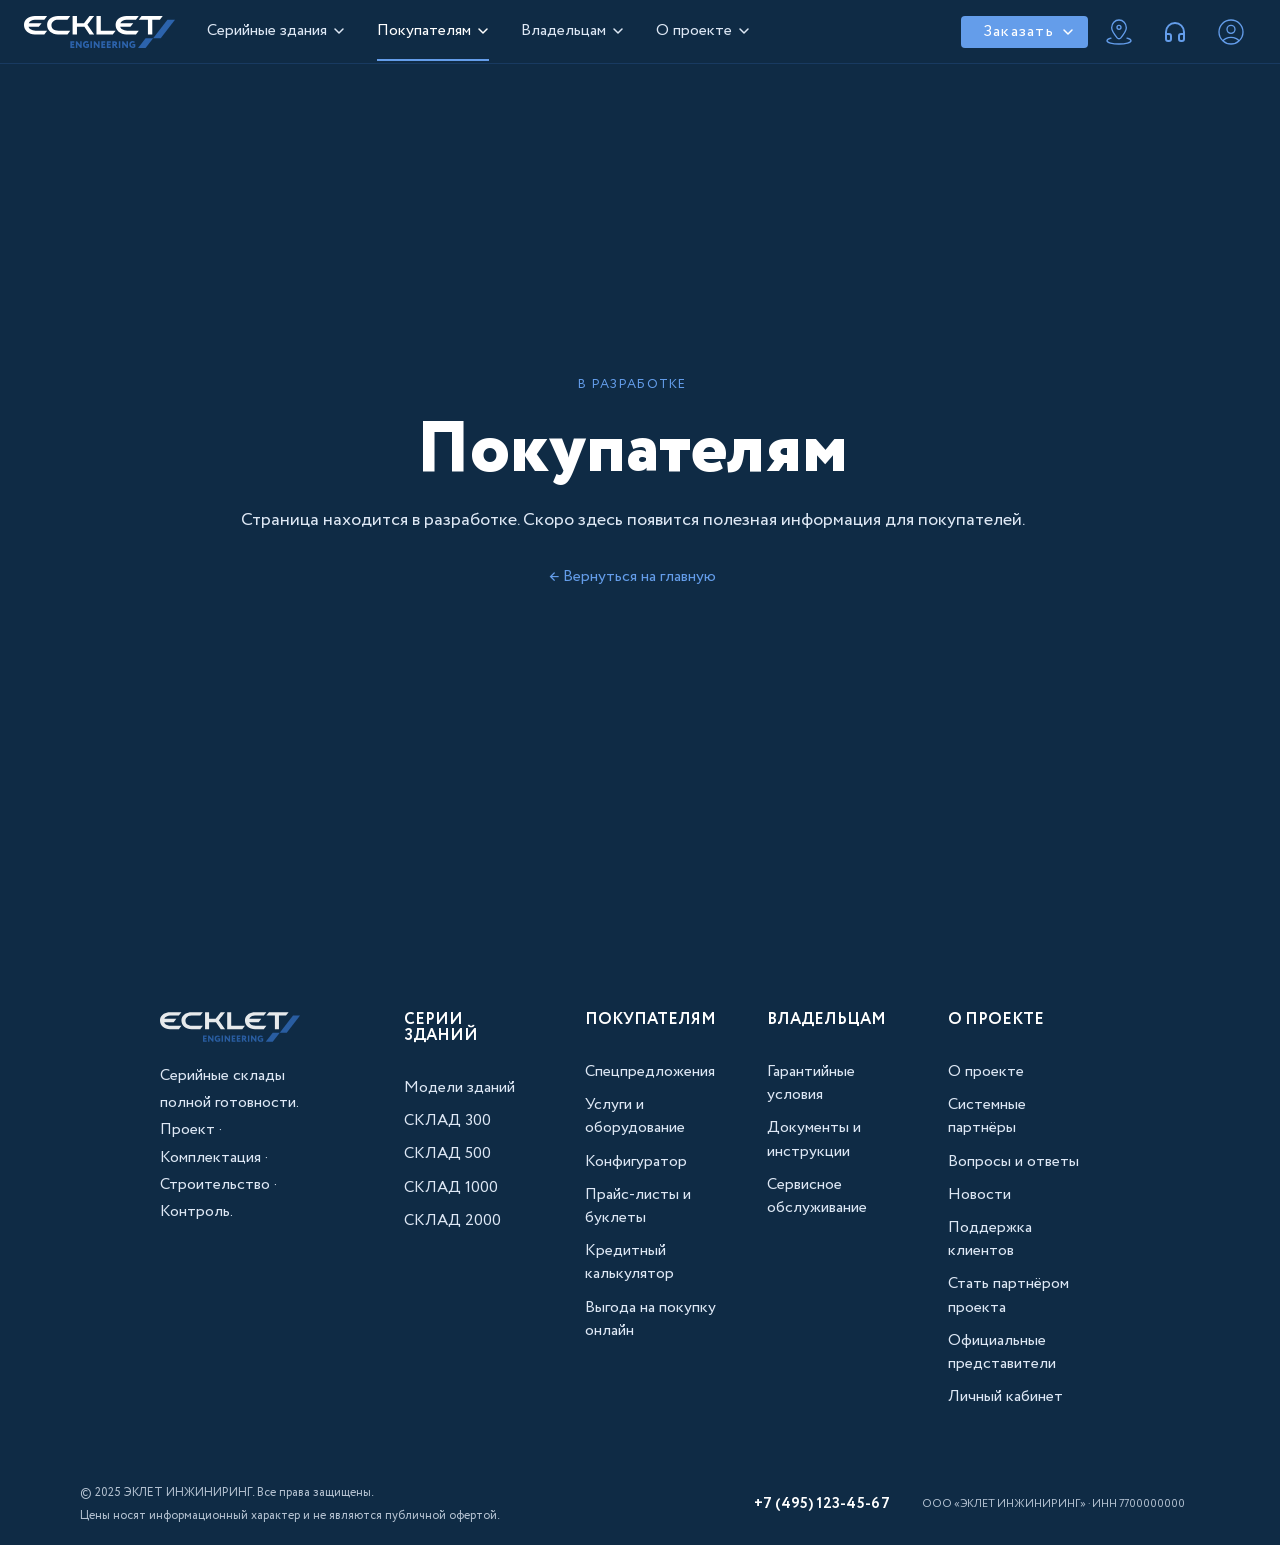
<file: buyers.html>
﻿<!DOCTYPE html>
<html lang="ru">

<head>
  <meta charset="UTF-8">
  <meta name="viewport" content="width=device-width, initial-scale=1.0">
  <title>Покупателям — ЭКЛЕТ ИНЖИНИРИНГ</title>

  <link rel="stylesheet" href="styles/styles.css">
</head>

<body>

  <!-- NAV -->
  <nav class="header-nav">
    <a class="nav-logo" href="index.html">
      <svg width="151" height="32" viewBox="0 0 151 32" fill="none" xmlns="http://www.w3.org/2000/svg">
        <path fill-rule="evenodd" clip-rule="evenodd" d="M33.9442 3.66504H43.4512L46.2546 0.0148926H33.9442C27.6976 0.0148926 23.127 3.64983 23.127 9.03379C23.127 14.4178 27.6976 18.4025 33.9442 18.4025H43.4512L46.2546 14.7676H36.3667C31.4303 14.7676 27.4386 13.5356 27.4386 9.2163C27.4539 5.59657 30.6381 3.66504 33.9442 3.66504Z" fill="white"/>
        <path fill-rule="evenodd" clip-rule="evenodd" d="M10.8173 3.66535H20.3243L23.1276 0H10.8173C4.57067 0 0 3.63493 0 9.0189C0 14.4029 4.57067 18.3876 10.8173 18.3876H20.3243L23.1276 14.7527H13.2397C8.98899 14.7527 5.4391 13.8249 4.5402 10.8135H14.809L17.6123 7.16341H4.70779C5.6524 4.88207 8.19674 3.68056 10.8173 3.66535Z" fill="white"/>
        <path fill-rule="evenodd" clip-rule="evenodd" d="M76.8035 0.0148926H72.4766V18.4177H88.7786L91.6125 14.7828H76.8035V0.0148926Z" fill="white"/>
        <path fill-rule="evenodd" clip-rule="evenodd" d="M117.574 0.0148926L114.725 3.66504H123.927V18.4177H128.284V3.66504H135.887L138.721 0.0148926H117.574Z" fill="white"/>
        <path fill-rule="evenodd" clip-rule="evenodd" d="M70.1294 0.0148926H65.4978L59.9978 7.1783H52.9589V0.0148926H48.6016V18.4177H52.9589V10.8284H60.3787L65.5588 18.4025H70.1751L63.4258 8.74482C63.4106 8.76003 70.1294 0.0148926 70.1294 0.0148926Z" fill="white"/>
        <path fill-rule="evenodd" clip-rule="evenodd" d="M102.444 3.66535H111.951L114.755 0H102.444C96.1976 0 91.627 3.63493 91.627 9.0189C91.627 14.4029 96.1976 18.3876 102.444 18.3876H111.951L114.755 14.7527H104.867C100.616 14.7527 97.0661 13.8249 96.1672 10.8135H106.436L109.239 7.16341H96.3348C97.2794 4.88207 99.8237 3.66535 102.444 3.66535Z" fill="white"/>
        <path fill-rule="evenodd" clip-rule="evenodd" d="M129.152 22.2052L143.443 3.66553H151L136.709 22.2052H129.152Z" fill="#2C63AC"/>
        <path fill-rule="evenodd" clip-rule="evenodd" d="M114.039 31.9994L121.596 22.2048H129.153L121.596 31.9994H114.039Z" fill="#2C63AC"/>
        <path d="M46.3613 31.8783V25.2168H50.3226V26.6465H47.8849V27.8175H50.0331V29.2472H47.8849V30.4639H50.414V31.8935H46.3613V31.8783ZM57.6814 31.8783H56.4625L53.2935 27.8784V31.8783H51.8614V25.2168H53.0802L56.2492 29.232V25.2168H57.6814V31.8783ZM62.1454 29.5057V28.0761H64.9944V31.057C64.6695 31.3675 64.2791 31.6014 63.8518 31.7414C63.4177 31.9036 62.9592 31.9911 62.4958 32C61.3684 32 60.4847 31.6958 59.8601 31.0723C59.2354 30.4487 58.9154 29.6122 58.9154 28.5628C58.9154 27.5742 59.2202 26.7529 59.8448 26.0989C60.4695 25.4449 61.277 25.1104 62.313 25.1104C63.1814 25.1104 63.9127 25.3385 64.5069 25.81L63.867 27.0419C63.6973 26.8828 63.4944 26.7633 63.2728 26.6921C63.0235 26.6025 62.7607 26.5562 62.4958 26.5552C62.2393 26.5422 61.9828 26.5814 61.7419 26.6703C61.5009 26.7592 61.2806 26.8959 61.0941 27.0723C60.7285 27.4221 60.5609 27.924 60.5609 28.578C60.5478 28.8469 60.5883 29.1156 60.6798 29.3688C60.7713 29.622 60.9121 29.8546 61.0941 30.0533C61.2827 30.2374 61.507 30.381 61.7534 30.4752C61.9997 30.5694 62.2627 30.6121 62.5263 30.6008C62.7341 30.6012 62.9404 30.5652 63.1357 30.4943C63.2965 30.4479 63.4466 30.3704 63.5775 30.2662V29.5361L62.1454 29.5057ZM66.4266 31.8783V25.2168H67.9501V31.8935H66.4266V31.8783ZM75.5984 31.8783H74.3796L71.2106 27.8784V31.8783H69.7784V25.2168H70.9973L74.1663 29.232V25.2168H75.5984V31.8783ZM77.32 31.8783V25.2168H81.2813V26.6465H78.8436V27.8175H80.9918V29.2472H78.8436V30.4639H81.3727V31.8935H77.32V31.8783ZM82.8048 31.8783V25.2168H86.7661V26.6465H84.3284V27.8175H86.4766V29.2472H84.3436V30.4639H86.8727V31.8935H82.8048V31.8783ZM89.8284 31.8783H88.3049V25.2168C88.442 25.2168 88.8534 25.2168 89.5085 25.2016C90.1636 25.1864 90.5293 25.1864 90.575 25.1864C91.4434 25.1864 92.0681 25.3841 92.4642 25.7643C92.8603 26.1446 93.0584 26.6617 93.0584 27.3309C93.0584 28.2434 92.6775 28.8822 91.931 29.2624L93.8811 31.8935H92.0224L90.3922 29.5514H89.8284V31.8783ZM90.4988 26.6312C90.4683 26.6312 90.255 26.6312 89.8284 26.6465V28.1217H90.3769C91.0778 28.1217 91.4129 27.8632 91.4129 27.3461C91.4282 26.8594 91.1082 26.6312 90.4988 26.6312ZM94.8257 31.8783V25.2168H96.3493V31.8935H94.8257V31.8783ZM103.982 31.8783H102.763L99.5945 27.8784V31.8783H98.1623V25.2168H99.3812L102.55 29.232V25.2168H103.982V31.8783ZM108.462 29.5057V28.0761H111.311V31.057C110.986 31.3675 110.595 31.6014 110.168 31.7414C109.734 31.9036 109.275 31.9911 108.812 32C107.685 32 106.801 31.6958 106.176 31.0723C105.552 30.4487 105.232 29.6122 105.232 28.5628C105.232 27.5742 105.536 26.7529 106.161 26.0989C106.786 25.4449 107.593 25.1104 108.629 25.1104C109.498 25.1104 110.229 25.3385 110.823 25.81L110.183 27.0419C110.014 26.8828 109.811 26.7633 109.589 26.6921C109.34 26.6025 109.077 26.5562 108.812 26.5552C108.555 26.5422 108.299 26.5814 108.058 26.6703C107.817 26.7592 107.597 26.8959 107.41 27.0723C107.045 27.4221 106.877 27.924 106.877 28.578C106.864 28.8469 106.904 29.1156 106.996 29.3688C107.087 29.622 107.228 29.8546 107.41 30.0533C107.599 30.2374 107.823 30.381 108.07 30.4752C108.316 30.5694 108.579 30.6121 108.842 30.6008C109.05 30.6012 109.257 30.5652 109.452 30.4943C109.613 30.4479 109.763 30.3704 109.894 30.2662V29.5361L108.462 29.5057Z" fill="#2C63AC"/>
      </svg>
    </a>

    <ul class="nav-links">
      <li class="nav-item--has-dropdown">
      <button type="button" class="nav-dd-trigger" aria-expanded="false" aria-haspopup="true">
        Серийные здания
        <svg class="nav-chevron" width="12" height="12" viewBox="0 0 12 12" fill="none" xmlns="http://www.w3.org/2000/svg">
          <path d="M2 4L6 8L10 4" stroke="currentColor" stroke-width="1.5" stroke-linecap="round" stroke-linejoin="round"/>
        </svg>
      </button>
      <div class="nav-dropdown" role="menu">
        <div class="nav-dropdown__inner">
          <a href="sclad.html?model=0" class="nav-dd-card" role="menuitem">
            <div class="nav-dd-card__img"><img src="images/models-1.png" alt="СКЛАД 300"></div>
            <div class="nav-dd-card__body">
              <div class="nav-dd-card__tag">300 м²</div>
              <div class="nav-dd-card__name">СКЛАД 300</div>
              <div class="nav-dd-card__price">от <strong>24 900 000 ₽</strong><span class="tooltip" style="margin-left:5px"><svg class="tooltip__icon" width="16" height="16" viewBox="0 0 24 24" fill="none" stroke="currentColor" stroke-width="2" stroke-linecap="round" stroke-linejoin="round"><circle cx="12" cy="12" r="10"/><line x1="12" y1="6" x2="12" y2="13"/><line x1="12" y1="17.5" x2="12" y2="17.5" stroke-width="3"/></svg><span class="tooltip__bubble">Средневзвешенная стоимость формируется на дату предоставления информации, которая не является офертой и предназначена исключительно для ознакомительных целей.<br><br>Все технические условия поставки и строительства готового здания определяются техническими условиями в сроки, указанные в графике поставки в договоре. За подробной информацией об условиях покупки готового здания, строительства и дополнительных услугах обращайтесь к официальным представителям.</span></span></div>
              <span class="nav-dd-card__cta">Подробнее →</span>
            </div>
          </a>
          <a href="sclad.html?model=1" class="nav-dd-card" role="menuitem">
            <div class="nav-dd-card__img"><img src="images/models-1.png" alt="СКЛАД 500"></div>
            <div class="nav-dd-card__body">
              <div class="nav-dd-card__tag">500 м²</div>
              <div class="nav-dd-card__name">СКЛАД 500</div>
              <div class="nav-dd-card__price">от <strong>42 500 000 ₽</strong><span class="tooltip" style="margin-left:5px"><svg class="tooltip__icon" width="16" height="16" viewBox="0 0 24 24" fill="none" stroke="currentColor" stroke-width="2" stroke-linecap="round" stroke-linejoin="round"><circle cx="12" cy="12" r="10"/><line x1="12" y1="6" x2="12" y2="13"/><line x1="12" y1="17.5" x2="12" y2="17.5" stroke-width="3"/></svg><span class="tooltip__bubble">Средневзвешенная стоимость формируется на дату предоставления информации, которая не является офертой и предназначена исключительно для ознакомительных целей.<br><br>Все технические условия поставки и строительства готового здания определяются техническими условиями в сроки, указанные в графике поставки в договоре. За подробной информацией об условиях покупки готового здания, строительства и дополнительных услугах обращайтесь к официальным представителям.</span></span></div>
              <span class="nav-dd-card__cta">Подробнее →</span>
            </div>
          </a>
          <a href="sclad.html?model=2" class="nav-dd-card" role="menuitem">
            <div class="nav-dd-card__img"><img src="images/models-1.png" alt="СКЛАД 1000"></div>
            <div class="nav-dd-card__body">
              <div class="nav-dd-card__tag">1 000 м²</div>
              <div class="nav-dd-card__name">СКЛАД 1000</div>
              <div class="nav-dd-card__price">от <strong>79 000 000 ₽</strong><span class="tooltip" style="margin-left:5px"><svg class="tooltip__icon" width="16" height="16" viewBox="0 0 24 24" fill="none" stroke="currentColor" stroke-width="2" stroke-linecap="round" stroke-linejoin="round"><circle cx="12" cy="12" r="10"/><line x1="12" y1="6" x2="12" y2="13"/><line x1="12" y1="17.5" x2="12" y2="17.5" stroke-width="3"/></svg><span class="tooltip__bubble">Средневзвешенная стоимость формируется на дату предоставления информации, которая не является офертой и предназначена исключительно для ознакомительных целей.<br><br>Все технические условия поставки и строительства готового здания определяются техническими условиями в сроки, указанные в графике поставки в договоре. За подробной информацией об условиях покупки готового здания, строительства и дополнительных услугах обращайтесь к официальным представителям.</span></span></div>
              <span class="nav-dd-card__cta">Подробнее →</span>
            </div>
          </a>
          <a href="sclad.html?model=3" class="nav-dd-card" role="menuitem">
            <div class="nav-dd-card__img"><img src="images/models-1.png" alt="СКЛАД 2000"></div>
            <div class="nav-dd-card__body">
              <div class="nav-dd-card__tag">2 000 м²</div>
              <div class="nav-dd-card__name">СКЛАД 2000</div>
              <div class="nav-dd-card__price">от <strong>148 000 000 ₽</strong><span class="tooltip" style="margin-left:5px"><svg class="tooltip__icon" width="16" height="16" viewBox="0 0 24 24" fill="none" stroke="currentColor" stroke-width="2" stroke-linecap="round" stroke-linejoin="round"><circle cx="12" cy="12" r="10"/><line x1="12" y1="6" x2="12" y2="13"/><line x1="12" y1="17.5" x2="12" y2="17.5" stroke-width="3"/></svg><span class="tooltip__bubble">Средневзвешенная стоимость формируется на дату предоставления информации, которая не является офертой и предназначена исключительно для ознакомительных целей.<br><br>Все технические условия поставки и строительства готового здания определяются техническими условиями в сроки, указанные в графике поставки в договоре. За подробной информацией об условиях покупки готового здания, строительства и дополнительных услугах обращайтесь к официальным представителям.</span></span></div>
              <span class="nav-dd-card__cta">Подробнее →</span>
            </div>
          </a>
          <a href="catalog.html" class="nav-dd-all" role="menuitem">
            <svg width="20" height="20" viewBox="0 0 24 24" fill="none" xmlns="http://www.w3.org/2000/svg">
              <path d="M4 6h16M4 12h16M4 18h7" stroke="currentColor" stroke-width="1.5" stroke-linecap="round"/>
              <path d="M15 16l4 4m0 0l4-4m-4 4V12" stroke="currentColor" stroke-width="1.5" stroke-linecap="round" stroke-linejoin="round"/>
            </svg>
            Смотреть<br>все модели
          </a>
        </div>
          <div class="nav-dd-footer">
            <a href="configurator.html" class="nav-dd-footer__item">
              <svg width="20" height="20" viewBox="0 0 24 24" fill="none" stroke="currentColor" stroke-width="1.5"
                stroke-linecap="round" stroke-linejoin="round">
                <circle cx="12" cy="12" r="3" />
                <path d="M19.07 4.93a10 10 0 0 1 0 14.14M4.93 4.93a10 10 0 0 0 0 14.14" />
                <path d="M15.54 8.46a5 5 0 0 1 0 7.07M8.46 8.46a5 5 0 0 0 0 7.07" />
              </svg>
              <span>Конфигуратор зданий</span>
            </a>
            <a href="offer.html" class="nav-dd-footer__item">
              <svg width="20" height="20" viewBox="0 0 24 24" fill="none" stroke="currentColor" stroke-width="1.5"
                stroke-linecap="round" stroke-linejoin="round">
                <rect x="1" y="4" width="22" height="16" rx="2" ry="2" />
                <line x1="1" y1="10" x2="23" y2="10" />
              </svg>
              <span>Заказать онлайн</span>
            </a>
            <a href="offer.html" class="nav-dd-footer__item">
              <svg width="20" height="20" viewBox="0 0 24 24" fill="none" stroke="currentColor" stroke-width="1.5"
                stroke-linecap="round" stroke-linejoin="round">
                <path
                  d="M22 16.92v3a2 2 0 0 1-2.18 2 19.79 19.79 0 0 1-8.63-3.07A19.5 19.5 0 0 1 4.69 12 19.79 19.79 0 0 1 1.61 3.41 2 2 0 0 1 3.6 1h3a2 2 0 0 1 2 1.72c.13.96.36 1.9.7 2.81a2 2 0 0 1-.45 2.11L7.91 8.59a16 16 0 0 0 6.06 6.06l.95-.95a2 2 0 0 1 2.11-.45c.91.34 1.85.57 2.81.7A2 2 0 0 1 22 16.92z" />
              </svg>
              <span>Заказать звонок</span>
            </a>
            <a href="complete.html" class="nav-dd-footer__item">
              <svg width="20" height="20" viewBox="0 0 24 24" fill="none" stroke="currentColor" stroke-width="1.5"
                stroke-linecap="round" stroke-linejoin="round">
                <polyline points="9 11 12 14 22 4" />
                <path d="M21 12v7a2 2 0 0 1-2 2H5a2 2 0 0 1-2-2V5a2 2 0 0 1 2-2h11" />
              </svg>
              <span>Комплектации</span>
            </a>
            <a href="project.html" class="nav-dd-footer__item">
              <svg width="20" height="20" viewBox="0 0 24 24" fill="none" stroke="currentColor" stroke-width="1.5"
                stroke-linecap="round" stroke-linejoin="round">
                <path d="M21 10c0 7-9 13-9 13s-9-6-9-13a9 9 0 0 1 18 0z" />
                <circle cx="12" cy="10" r="3" />
              </svg>
              <span>Выбрать локацию</span>
            </a>
          </div>
      </div>
    </li>
            <li class="nav-item--has-dropdown">
        <button type="button" class="nav-dd-trigger is-active" aria-expanded="false" aria-haspopup="true">
          Покупателям
          <svg class="nav-chevron" width="12" height="12" viewBox="0 0 12 12" fill="none" xmlns="http://www.w3.org/2000/svg">
            <path d="M2 4L6 8L10 4" stroke="currentColor" stroke-width="1.5" stroke-linecap="round" stroke-linejoin="round"/>
          </svg>
        </button>
        <div class="nav-dropdown" role="menu">
          <div class="nav-dd-cols">
            <div class="nav-dd-col">
              <div class="nav-dd-col__title">Выбор здания</div>
              <ul class="nav-dd-col__list">
                <li><a href="catalog.html" class="nav-dd-col__link">Каталог серийных складов</a></li>
                <li><a href="configurator.html" class="nav-dd-col__link">Конфигуратор</a></li>
                <li><a href="specs.html" class="nav-dd-col__link">Технические характеристики</a></li>
                <li><a href="complete.html" class="nav-dd-col__link">Комплектации</a></li>
                <li><a href="offer.html" class="nav-dd-col__link">Спецпредложения</a></li>
              </ul>
            </div>
            <div class="nav-dd-col">
              <div class="nav-dd-col__title">Покупка</div>
              <ul class="nav-dd-col__list">
                <li><a href="buyers.html" class="nav-dd-col__link">Условия приобретения</a></li>
                <li><a href="complete.html" class="nav-dd-col__link">Комплектации и опции</a></li>
                <li><a href="offer.html" class="nav-dd-col__link">Заказать онлайн</a></li>
                <li><a href="project.html" class="nav-dd-col__link">Выбрать локацию</a></li>
                <li><a href="buyers.html" class="nav-dd-col__link">Корпоративным клиентам</a></li>
              </ul>
            </div>
            <div class="nav-dd-col">
              <div class="nav-dd-col__title">Финансирование</div>
              <ul class="nav-dd-col__list">
                <li><a href="buyers.html" class="nav-dd-col__link">Проектное финансирование</a></li>
                <li><a href="buyers.html" class="nav-dd-col__link">Лизинг</a></li>
                <li><a href="buyers.html" class="nav-dd-col__link">Рассрочка платежа</a></li>
                <li><a href="buyers.html" class="nav-dd-col__link">Калькулятор стоимости</a></li>
              </ul>
            </div>
            <div class="nav-dd-col">
              <div class="nav-dd-col__title">Сервис</div>
              <ul class="nav-dd-col__list">
                <li><a href="buyers.html" class="nav-dd-col__link">Сервисный контракт</a></li>
                <li><a href="buyers.html" class="nav-dd-col__link">Гарантийные условия</a></li>
                <li><a href="equipment.html" class="nav-dd-col__link">Услуги и оборудование</a></li>
                <li><a href="buyers.html" class="nav-dd-col__link">Документация</a></li>
              </ul>
            </div>
          </div>
          <div class="nav-dd-footer nav-dd-footer--3">
            <a href="configurator.html" class="nav-dd-footer__item">
              <svg width="20" height="20" viewBox="0 0 24 24" fill="none" stroke="currentColor" stroke-width="1.5" stroke-linecap="round" stroke-linejoin="round">
                <circle cx="12" cy="12" r="3"/>
                <path d="M19.07 4.93a10 10 0 0 1 0 14.14M4.93 4.93a10 10 0 0 0 0 14.14"/>
                <path d="M15.54 8.46a5 5 0 0 1 0 7.07M8.46 8.46a5 5 0 0 0 0 7.07"/>
              </svg>
              <span>Конфигуратор зданий</span>
            </a>
            <a href="buyers.html" class="nav-dd-footer__item">
              <svg width="20" height="20" viewBox="0 0 24 24" fill="none" stroke="currentColor" stroke-width="1.5" stroke-linecap="round" stroke-linejoin="round">
                <rect x="2" y="3" width="20" height="14" rx="2"/>
                <path d="M8 21h8M12 17v4"/>
              </svg>
              <span>Рассчитать стоимость</span>
            </a>
            <a href="offer.html" class="nav-dd-footer__item">
              <svg width="20" height="20" viewBox="0 0 24 24" fill="none" stroke="currentColor" stroke-width="1.5" stroke-linecap="round" stroke-linejoin="round">
                <path d="M22 16.92v3a2 2 0 0 1-2.18 2 19.79 19.79 0 0 1-8.63-3.07A19.5 19.5 0 0 1 4.69 12 19.79 19.79 0 0 1 1.61 3.41 2 2 0 0 1 3.6 1h3a2 2 0 0 1 2 1.72c.13.96.36 1.9.7 2.81a2 2 0 0 1-.45 2.11L7.91 8.59a16 16 0 0 0 6.06 6.06l.95-.95a2 2 0 0 1 2.11-.45c.91.34 1.85.57 2.81.7A2 2 0 0 1 22 16.92z"/>
              </svg>
              <span>Заказать звонок</span>
            </a>
          </div>
        </div>
      </li>
            <li class="nav-item--has-dropdown">
        <button type="button" class="nav-dd-trigger" aria-expanded="false" aria-haspopup="true">
          Владельцам
          <svg class="nav-chevron" width="12" height="12" viewBox="0 0 12 12" fill="none" xmlns="http://www.w3.org/2000/svg">
            <path d="M2 4L6 8L10 4" stroke="currentColor" stroke-width="1.5" stroke-linecap="round" stroke-linejoin="round"/>
          </svg>
        </button>
        <div class="nav-dropdown" role="menu">
          <div class="nav-dd-cols">
            <div class="nav-dd-col">
              <div class="nav-dd-col__title">Гарантия и поддержка</div>
              <ul class="nav-dd-col__list">
                <li><a href="owners.html" class="nav-dd-col__link">Гарантийные обязательства</a></li>
                <li><a href="owners.html" class="nav-dd-col__link">Регламент обслуживания</a></li>
                <li><a href="owners.html" class="nav-dd-col__link">Руководство пользователя</a></li>
                <li><a href="owners.html" class="nav-dd-col__link">Поддержка клиентов</a></li>
              </ul>
            </div>
            <div class="nav-dd-col">
              <div class="nav-dd-col__title">Сервисные услуги</div>
              <ul class="nav-dd-col__list">
                <li><a href="owners.html" class="nav-dd-col__link">Подать заявку на сервис</a></li>
                <li><a href="buyers.html" class="nav-dd-col__link">Сервисный контракт</a></li>
                <li><a href="owners.html" class="nav-dd-col__link">Плановый ремонт</a></li>
                <li><a href="owners.html" class="nav-dd-col__link">Аварийная поддержка</a></li>
                <li><a href="equipment.html" class="nav-dd-col__link">Услуги и оборудование</a></li>
              </ul>
            </div>
            <div class="nav-dd-col">
              <div class="nav-dd-col__title">Документация</div>
              <ul class="nav-dd-col__list">
                <li><a href="owners.html" class="nav-dd-col__link">Техническая документация</a></li>
                <li><a href="owners.html" class="nav-dd-col__link">Паспорт здания</a></li>
                <li><a href="owners.html" class="nav-dd-col__link">Исполнительная документация</a></li>
                <li><a href="owners.html" class="nav-dd-col__link">Схемы и чертежи</a></li>
              </ul>
            </div>
            <div class="nav-dd-col">
              <div class="nav-dd-col__title">Цифровые сервисы</div>
              <ul class="nav-dd-col__list">
                <li><a href="owners.html" class="nav-dd-col__link">Личный кабинет</a></li>
                <li><a href="owners.html" class="nav-dd-col__link">Мобильное приложение</a></li>
                <li><a href="owners.html" class="nav-dd-col__link">Управление объектом</a></li>
                <li><a href="owners.html" class="nav-dd-col__link">Сообщество владельцев</a></li>
              </ul>
            </div>
          </div>
          <div class="nav-dd-footer nav-dd-footer--3">
            <a href="owners.html" class="nav-dd-footer__item">
              <svg width="20" height="20" viewBox="0 0 24 24" fill="none" stroke="currentColor" stroke-width="1.5" stroke-linecap="round" stroke-linejoin="round">
                <path d="M14.7 6.3a1 1 0 0 0 0 1.4l1.6 1.6a1 1 0 0 0 1.4 0l3.77-3.77a6 6 0 0 1-7.94 7.94l-6.91 6.91a2.12 2.12 0 0 1-3-3l6.91-6.91a6 6 0 0 1 7.94-7.94l-3.76 3.76z"/>
              </svg>
              <span>Подать заявку на сервис</span>
            </a>
            <a href="owners.html" class="nav-dd-footer__item">
              <svg width="20" height="20" viewBox="0 0 24 24" fill="none" stroke="currentColor" stroke-width="1.5" stroke-linecap="round" stroke-linejoin="round">
                <path d="M14 2H6a2 2 0 0 0-2 2v16a2 2 0 0 0 2 2h12a2 2 0 0 0 2-2V8z"/>
                <polyline points="14 2 14 8 20 8"/>
                <line x1="16" y1="13" x2="8" y2="13"/>
                <line x1="16" y1="17" x2="8" y2="17"/>
                <polyline points="10 9 9 9 8 9"/>
              </svg>
              <span>Документация</span>
            </a>
            <a href="owners.html" class="nav-dd-footer__item">
              <svg width="20" height="20" viewBox="0 0 24 24" fill="none" stroke="currentColor" stroke-width="1.5" stroke-linecap="round" stroke-linejoin="round">
                <path d="M20 21v-2a4 4 0 0 0-4-4H8a4 4 0 0 0-4 4v2"/>
                <circle cx="12" cy="7" r="4"/>
              </svg>
              <span>Личный кабинет</span>
            </a>
          </div>
        </div>
      </li>
            <li class="nav-item--has-dropdown">
        <button type="button" class="nav-dd-trigger" aria-expanded="false" aria-haspopup="true">
          О проекте
          <svg class="nav-chevron" width="12" height="12" viewBox="0 0 12 12" fill="none" xmlns="http://www.w3.org/2000/svg">
            <path d="M2 4L6 8L10 4" stroke="currentColor" stroke-width="1.5" stroke-linecap="round" stroke-linejoin="round"/>
          </svg>
        </button>
        <div class="nav-dropdown" role="menu">
          <div class="nav-dd-cols">
            <div class="nav-dd-col">
              <div class="nav-dd-col__title">О компании</div>
              <ul class="nav-dd-col__list">
                <li><a href="project.html" class="nav-dd-col__link">О проекте</a></li>
                <li><a href="project.html" class="nav-dd-col__link">Системные партнеры</a></li>
                <li><a href="project.html" class="nav-dd-col__link">Вопросы и ответы</a></li>
                <li><a href="project.html" class="nav-dd-col__link">Новости</a></li>
                <li><a href="project.html" class="nav-dd-col__link">Поддержка клиентов</a></li>
                <li><a href="project.html" class="nav-dd-col__link">Стать партнёром проекта</a></li>
              </ul>
            </div>
            <div class="nav-dd-col">
              <div class="nav-dd-col__title">Производство</div>
              <ul class="nav-dd-col__list">
                <li><a href="project.html" class="nav-dd-col__link">Технологии строительства</a></li>
                <li><a href="project.html" class="nav-dd-col__link">Контроль качества</a></li>
                <li><a href="project.html" class="nav-dd-col__link">Сертификаты и лицензии</a></li>
                <li><a href="project.html" class="nav-dd-col__link">Реализованные объекты</a></li>
                <li><a href="project.html" class="nav-dd-col__link">Стать партнёром</a></li>
              </ul>
            </div>
            <div class="nav-dd-col">
              <div class="nav-dd-col__title">Юридическая информация</div>
              <ul class="nav-dd-col__list">
                <li><a href="project.html" class="nav-dd-col__link">Пользовательское соглашение</a></li>
                <li><a href="project.html" class="nav-dd-col__link">Согласие на обработку ПД</a></li>
                <li><a href="project.html" class="nav-dd-col__link">Согласие на предоставление ПД третьим лицам</a></li>
                <li><a href="project.html" class="nav-dd-col__link">Правила дистанционной продажи</a></li>
                <li><a href="project.html" class="nav-dd-col__link">Политика конфиденциальности</a></li>
              </ul>
            </div>
            <div class="nav-dd-col">
              <div class="nav-dd-col__title">Контакты</div>
              <ul class="nav-dd-col__list">
                <li><a href="project.html" class="nav-dd-col__link">Головной офис</a></li>
                <li><a href="project.html" class="nav-dd-col__link">Региональные представительства</a></li>
                <li><a href="project.html" class="nav-dd-col__link">Отдел продаж</a></li>
                <li><a href="project.html" class="nav-dd-col__link">Пресс-служба</a></li>
              </ul>
            </div>
          </div>
          <div class="nav-dd-footer nav-dd-footer--3">
            <a href="project.html" class="nav-dd-footer__item">
              <svg width="20" height="20" viewBox="0 0 24 24" fill="none" stroke="currentColor" stroke-width="1.5" stroke-linecap="round" stroke-linejoin="round">
                <circle cx="12" cy="12" r="10"/>
                <line x1="12" y1="8" x2="12" y2="12"/>
                <line x1="12" y1="16" x2="12.01" y2="16"/>
              </svg>
              <span>О компании</span>
            </a>
            <a href="project.html" class="nav-dd-footer__item">
              <svg width="20" height="20" viewBox="0 0 24 24" fill="none" stroke="currentColor" stroke-width="1.5" stroke-linecap="round" stroke-linejoin="round">
                <polygon points="12 2 15.09 8.26 22 9.27 17 14.14 18.18 21.02 12 17.77 5.82 21.02 7 14.14 2 9.27 8.91 8.26 12 2"/>
              </svg>
              <span>Реализованные объекты</span>
            </a>
            <a href="project.html" class="nav-dd-footer__item">
              <svg width="20" height="20" viewBox="0 0 24 24" fill="none" stroke="currentColor" stroke-width="1.5" stroke-linecap="round" stroke-linejoin="round">
                <path d="M22 16.92v3a2 2 0 0 1-2.18 2 19.79 19.79 0 0 1-8.63-3.07A19.5 19.5 0 0 1 4.69 12 19.79 19.79 0 0 1 1.61 3.41 2 2 0 0 1 3.6 1h3a2 2 0 0 1 2 1.72c.13.96.36 1.9.7 2.81a2 2 0 0 1-.45 2.11L7.91 8.59a16 16 0 0 0 6.06 6.06l.95-.95a2 2 0 0 1 2.11-.45c.91.34 1.85.57 2.81.7A2 2 0 0 1 22 16.92z"/>
              </svg>
              <span>Связаться с нами</span>
            </a>
          </div>
        </div>
      </li>
    </ul>

    <div class="nav-right">
      <div class="nav-item--has-dropdown">
          <button type="button" class="cat-nav-cta nav-dd-trigger" aria-expanded="false" aria-haspopup="true">
            Заказать
            <svg class="nav-chevron" width="12" height="12" viewBox="0 0 12 12" fill="none" xmlns="http://www.w3.org/2000/svg">
              <path d="M2 4L6 8L10 4" stroke="currentColor" stroke-width="1.5" stroke-linecap="round" stroke-linejoin="round"/>
            </svg>
          </button>
          <div class="nav-dropdown" role="menu">
            <div class="nav-dd-order">
              <a href="order.html" class="nav-dd-order__card" role="menuitem">
                <svg width="32" height="32" viewBox="0 0 24 24" fill="none" stroke="currentColor" stroke-width="1.5" stroke-linecap="round" stroke-linejoin="round">
                  <rect x="2" y="3" width="20" height="14" rx="2" ry="2"/>
                  <line x1="8" y1="21" x2="16" y2="21"/>
                  <line x1="12" y1="17" x2="12" y2="21"/>
                </svg>
                <span class="nav-dd-order__title">Заказать онлайн</span>
                <span class="nav-dd-order__sub">Оформите заявку за 5 минут на сайте</span>
              </a>
              <a href="procedure.html" class="nav-dd-order__card" role="menuitem">
                <svg width="32" height="32" viewBox="0 0 24 24" fill="none" stroke="currentColor" stroke-width="1.5" stroke-linecap="round" stroke-linejoin="round">
                  <path d="M14 2H6a2 2 0 0 0-2 2v16a2 2 0 0 0 2 2h12a2 2 0 0 0 2-2V8z"/>
                  <polyline points="14 2 14 8 20 8"/>
                  <line x1="16" y1="13" x2="8" y2="13"/>
                  <line x1="16" y1="17" x2="8" y2="17"/>
                  <polyline points="10 9 9 9 8 9"/>
                </svg>
                <span class="nav-dd-order__title">Порядок приобретения</span>
                <span class="nav-dd-order__sub">Условия, этапы сделки и документы</span>
              </a>
              <button type="button" class="nav-dd-order__card" onclick="openModal()" role="menuitem">
                <svg width="32" height="32" viewBox="0 0 24 24" fill="none" stroke="currentColor" stroke-width="1.5" stroke-linecap="round" stroke-linejoin="round">
                  <path d="M22 16.92v3a2 2 0 0 1-2.18 2 19.79 19.79 0 0 1-8.63-3.07A19.5 19.5 0 0 1 4.69 12 19.79 19.79 0 0 1 1.61 3.41 2 2 0 0 1 3.6 1h3a2 2 0 0 1 2 1.72c.13.96.36 1.9.7 2.81a2 2 0 0 1-.45 2.11L7.91 8.59a16 16 0 0 0 6.06 6.06l.95-.95a2 2 0 0 1 2.11-.45c.91.34 1.85.57 2.81.7A2 2 0 0 1 22 16.92z"/>
                </svg>
                <span class="nav-dd-order__title">Заказать звонок</span>
                <span class="nav-dd-order__sub">Перезвоним в течение часа</span>
              </button>
            </div>
          </div>
        </div>
      <a href="/" class="sales-territory">
        <svg width="32" height="32" viewBox="0 0 32 32" fill="none"><path d="M8 22.1821C5.545 22.7924 4 23.6794 4 24.6667C4 26.5076 9.37258 28 16 28C22.6274 28 28 26.5076 28 24.6667C28 23.6794 26.455 22.7924 24 22.1821M23.3333 11.7778C23.3333 14.6525 20.0489 19.1536 17.8761 21.8167C16.8935 23.021 15.1065 23.021 14.1239 21.8167C11.9511 19.1536 8.66667 14.6525 8.66667 11.7778C8.66667 7.48223 11.9499 4 16 4C20.0501 4 23.3333 7.48223 23.3333 11.7778ZM18 11.3333C18 12.4379 17.1046 13.3333 16 13.3333C14.8954 13.3333 14 12.4379 14 11.3333C14 10.2288 14.8954 9.33333 16 9.33333C17.1046 9.33333 18 10.2288 18 11.3333Z" stroke="#649DEA" stroke-width="1.33333" stroke-linecap="round" stroke-linejoin="round"/></svg>
      </a>
      <button type="button" class="support-float-btn" aria-label="Открыть поддержку">
        <svg viewBox="0 0 24 24" width="24" height="24" fill="none" stroke="currentColor" stroke-width="2" stroke-linecap="round" stroke-linejoin="round">
          <path d="M3 18v-6a9 9 0 0 1 18 0v6"></path>
          <path d="M21 19a2 2 0 0 1-2 2h-1a2 2 0 0 1-2-2v-3a2 2 0 0 1 2-2h3zM3 19a2 2 0 0 0 2 2h1a2 2 0 0 0 2-2v-3a2 2 0 0 0-2-2H3z"></path>
        </svg>
      </button>
      <a href="/" class="lk-button" aria-label="Личный кабинет">
        <svg width="32" height="32" viewBox="0 0 32 32" fill="none"><path d="M23.9379 24.9996C23.4453 23.6843 20.0792 21.3333 16 21.3333C11.9208 21.3333 8.55471 23.6843 8.06205 24.9996M8.06205 24.9996C10.1775 26.8669 12.9564 28 16 28C19.0436 28 21.8225 26.8669 23.9379 24.9996C26.4289 22.8008 28 19.5838 28 16C28 9.37258 22.6274 4 16 4C9.37258 4 4 9.37258 4 16C4 19.5839 5.57106 22.8008 8.06205 24.9996ZM20 13.3333C20 15.5425 18.2091 17.3333 16 17.3333C13.7909 17.3333 12 15.5425 12 13.3333C12 11.1242 13.7909 9.33333 16 9.33333C18.2091 9.33333 20 11.1242 20 13.3333Z" stroke-width="1.33333"/></svg>
      </a>
    </div>
  </nav>
  <div class="nav-dd-overlay" aria-hidden="true"></div>

  <!-- PLACEHOLDER -->
  <main style="min-height: 100vh; display: flex; align-items: center; justify-content: center; padding-top: 64px; background: var(--bg);">
    <div style="text-align: center;">
      <p style="font-size: 13px; letter-spacing: 0.1em; text-transform: uppercase; color: var(--accent); margin-bottom: 24px;">В разработке</p>
      <h1 style="font-family: var(--font-head); font-size: clamp(40px, 6vw, 72px); color: var(--white); line-height: 1; margin-bottom: 24px;">Покупателям</h1>
      <p style="color: var(--text); font-size: 18px; margin-bottom: 40px;">Страница находится в разработке. Скоро здесь появится полезная информация для покупателей.</p>
      <a href="index.html" style="display: inline-flex; align-items: center; gap: 8px; color: var(--accent); font-size: 16px; text-decoration: none; border-bottom: 1px solid transparent; transition: border-color 0.3s;">
        ← Вернуться на главную
      </a>
    </div>
  </main>



    <!-- ── FOOTER ── -->
     <footer class="site-footer">
      <div class="site-footer__top">

        <!-- Логотип + CTA -->
        <div class="site-footer__brand">
          <a href="index.html" class="site-footer__logo">
            <svg width="140" height="30" viewBox="0 0 151 32" fill="none" xmlns="http://www.w3.org/2000/svg">
              <path fill-rule="evenodd" clip-rule="evenodd" d="M33.9442 3.66504H43.4512L46.2546 0.0148926H33.9442C27.6976 0.0148926 23.127 3.64983 23.127 9.03379C23.127 14.4178 27.6976 18.4025 33.9442 18.4025H43.4512L46.2546 14.7676H36.3667C31.4303 14.7676 27.4386 13.5356 27.4386 9.2163C27.4539 5.59657 30.6381 3.66504 33.9442 3.66504Z" fill="white"/>
              <path fill-rule="evenodd" clip-rule="evenodd" d="M10.8173 3.66535H20.3243L23.1276 0H10.8173C4.57067 0 0 3.63493 0 9.0189C0 14.4029 4.57067 18.3876 10.8173 18.3876H20.3243L23.1276 14.7527H13.2397C8.98899 14.7527 5.4391 13.8249 4.5402 10.8135H14.809L17.6123 7.16341H4.70779C5.6524 4.88207 8.19674 3.68056 10.8173 3.66535Z" fill="white"/>
              <path fill-rule="evenodd" clip-rule="evenodd" d="M76.8035 0.0148926H72.4766V18.4177H88.7786L91.6125 14.7828H76.8035V0.0148926Z" fill="white"/>
              <path fill-rule="evenodd" clip-rule="evenodd" d="M117.574 0.0148926L114.725 3.66504H123.927V18.4177H128.284V3.66504H135.887L138.721 0.0148926H117.574Z" fill="white"/>
              <path fill-rule="evenodd" clip-rule="evenodd" d="M70.1294 0.0148926H65.4978L59.9978 7.1783H52.9589V0.0148926H48.6016V18.4177H52.9589V10.8284H60.3787L65.5588 18.4025H70.1751L63.4258 8.74482C63.4106 8.76003 70.1294 0.0148926 70.1294 0.0148926Z" fill="white"/>
              <path fill-rule="evenodd" clip-rule="evenodd" d="M102.444 3.66535H111.951L114.755 0H102.444C96.1976 0 91.627 3.63493 91.627 9.0189C91.627 14.4029 96.1976 18.3876 102.444 18.3876H111.951L114.755 14.7527H104.867C100.616 14.7527 97.0661 13.8249 96.1672 10.8135H106.436L109.239 7.16341H96.3348C97.2794 4.88207 99.8237 3.66535 102.444 3.66535Z" fill="white"/>
              <path fill-rule="evenodd" clip-rule="evenodd" d="M129.152 22.2052L143.443 3.66553H151L136.709 22.2052H129.152Z" fill="#2C63AC"/>
              <path fill-rule="evenodd" clip-rule="evenodd" d="M114.039 31.9994L121.596 22.2048H129.153L121.596 31.9994H114.039Z" fill="#2C63AC"/>
              <path d="M46.3613 31.8783V25.2168H50.3226V26.6465H47.8849V27.8175H50.0331V29.2472H47.8849V30.4639H50.414V31.8935H46.3613V31.8783ZM57.6814 31.8783H56.4625L53.2935 27.8784V31.8783H51.8614V25.2168H53.0802L56.2492 29.232V25.2168H57.6814V31.8783ZM62.1454 29.5057V28.0761H64.9944V31.057C64.6695 31.3675 64.2791 31.6014 63.8518 31.7414C63.4177 31.9036 62.9592 31.9911 62.4958 32C61.3684 32 60.4847 31.6958 59.8601 31.0723C59.2354 30.4487 58.9154 29.6122 58.9154 28.5628C58.9154 27.5742 59.2202 26.7529 59.8448 26.0989C60.4695 25.4449 61.277 25.1104 62.313 25.1104C63.1814 25.1104 63.9127 25.3385 64.5069 25.81L63.867 27.0419C63.6973 26.8828 63.4944 26.7633 63.2728 26.6921C63.0235 26.6025 62.7607 26.5562 62.4958 26.5552C62.2393 26.5422 61.9828 26.5814 61.7419 26.6703C61.5009 26.7592 61.2806 26.8959 61.0941 27.0723C60.7285 27.4221 60.5609 27.924 60.5609 28.578C60.5478 28.8469 60.5883 29.1156 60.6798 29.3688C60.7713 29.622 60.9121 29.8546 61.0941 30.0533C61.2827 30.2374 61.507 30.381 61.7534 30.4752C61.9997 30.5694 62.2627 30.6121 62.5263 30.6008C62.7341 30.6012 62.9404 30.5652 63.1357 30.4943C63.2965 30.4479 63.4466 30.3704 63.5775 30.2662V29.5361L62.1454 29.5057ZM66.4266 31.8783V25.2168H67.9501V31.8935H66.4266V31.8783ZM75.5984 31.8783H74.3796L71.2106 27.8784V31.8783H69.7784V25.2168H70.9973L74.1663 29.232V25.2168H75.5984V31.8783ZM77.32 31.8783V25.2168H81.2813V26.6465H78.8436V27.8175H80.9918V29.2472H78.8436V30.4639H81.3727V31.8935H77.32V31.8783ZM82.8048 31.8783V25.2168H86.7661V26.6465H84.3284V27.8175H86.4766V29.2472H84.3436V30.4639H86.8727V31.8935H82.8048V31.8783ZM89.8284 31.8783H88.3049V25.2168C88.442 25.2168 88.8534 25.2168 89.5085 25.2016C90.1636 25.1864 90.5293 25.1864 90.575 25.1864C91.4434 25.1864 92.0681 25.3841 92.4642 25.7643C92.8603 26.1446 93.0584 26.6617 93.0584 27.3309C93.0584 28.2434 92.6775 28.8822 91.931 29.2624L93.8811 31.8935H92.0224L90.3922 29.5514H89.8284V31.8783ZM90.4988 26.6312C90.4683 26.6312 90.255 26.6312 89.8284 26.6465V28.1217H90.3769C91.0778 28.1217 91.4129 27.8632 91.4129 27.3461C91.4282 26.8594 91.1082 26.6312 90.4988 26.6312ZM94.8257 31.8783V25.2168H96.3493V31.8935H94.8257V31.8783ZM103.982 31.8783H102.763L99.5945 27.8784V31.8783H98.1623V25.2168H99.3812L102.55 29.232V25.2168H103.982V31.8783ZM108.462 29.5057V28.0761H111.311V31.057C110.986 31.3675 110.595 31.6014 110.168 31.7414C109.734 31.9036 109.275 31.9911 108.812 32C107.685 32 106.801 31.6958 106.176 31.0723C105.552 30.4487 105.232 29.6122 105.232 28.5628C105.232 27.5742 105.536 26.7529 106.161 26.0989C106.786 25.4449 107.593 25.1104 108.629 25.1104C109.498 25.1104 110.229 25.3385 110.823 25.81L110.183 27.0419C110.014 26.8828 109.811 26.7633 109.589 26.6921C109.34 26.6025 109.077 26.5562 108.812 26.5552C108.555 26.5422 108.299 26.5814 108.058 26.6703C107.817 26.7592 107.597 26.8959 107.41 27.0723C107.045 27.4221 106.877 27.924 106.877 28.578C106.864 28.8469 106.904 29.1156 106.996 29.3688C107.087 29.622 107.228 29.8546 107.41 30.0533C107.599 30.2374 107.823 30.381 108.07 30.4752C108.316 30.5694 108.579 30.6121 108.842 30.6008C109.05 30.6012 109.257 30.5652 109.452 30.4943C109.613 30.4479 109.763 30.3704 109.894 30.2662V29.5361L108.462 29.5057Z" fill="#2C63AC"/>
            </svg>
          </a>
          <p class="site-footer__tagline">Серийные склады полной готовности.<br>Проект · Комплектация · Строительство · Контроль.</p>
          
        </div>

        <!-- Серии зданий -->
        <div class="site-footer__col">
          <div class="site-footer__col-title">Серии зданий</div>
          <ul class="site-footer__list">
            <li><a href="catalog.html">Модели зданий</a></li>
            <li><a href="sclad.html?model=0">СКЛАД 300</a></li>
            <li><a href="sclad.html?model=1">СКЛАД 500</a></li>
            <li><a href="sclad.html?model=2">СКЛАД 1000</a></li>
            <li><a href="sclad.html?model=3">СКЛАД 2000</a></li>
          </ul>
        </div>

        <!-- Покупателям -->
        <div class="site-footer__col">
          <div class="site-footer__col-title">Покупателям</div>
          <ul class="site-footer__list">
            <li><a href="#">Спецпредложения</a></li>
            <li><a href="equipment.html">Услуги и оборудование</a></li>
            <li><a href="configurator.html">Конфигуратор</a></li>
            <li><a href="#">Прайс-листы и буклеты</a></li>
            <li><a href="#">Кредитный калькулятор</a></li>
            <li><a href="#">Выгода на покупку онлайн</a></li>
          </ul>
        </div>

        <!-- Владельцам -->
        <div class="site-footer__col">
          <div class="site-footer__col-title">Владельцам</div>
          <ul class="site-footer__list">
            <li><a href="#">Гарантийные условия</a></li>
            <li><a href="#">Документы и инструкции</a></li>
            <li><a href="#">Сервисное обслуживание</a></li>
          </ul>
        </div>

        <!-- О проекте -->
        <div class="site-footer__col">
          <div class="site-footer__col-title">О проекте</div>
          <ul class="site-footer__list">
            <li><a href="project.html">О проекте</a></li>
            <li><a href="#">Системные партнёры</a></li>
            <li><a href="#">Вопросы и ответы</a></li>
            <li><a href="#">Новости</a></li>
            <li><a href="#">Поддержка клиентов</a></li>
            <li><a href="#">Стать партнёром проекта</a></li>
            <li><a href="#">Официальные представители</a></li>
            <li><a href="#">Личный кабинет</a></li>
          </ul>
        </div>

      </div><!-- /top -->

      <div class="site-footer__bottom">
        <div class="site-footer__bottom-left">
          <span>© 2025 ЭКЛЕТ ИНЖИНИРИНГ. Все права защищены.</span>
          <span>Цены носят информационный характер и не являются публичной офертой.</span>
        </div>
        <div class="site-footer__bottom-right">
          <a href="tel:+74951234567" class="site-footer__phone">+7 (495) 123-45-67</a>
          <span class="site-footer__requisites">ООО «ЭКЛЕТ ИНЖИНИРИНГ» · ИНН 7700000000</span>
        </div>
      </div>

    </footer>

  <script src="js/common.js"></script>

</body>

</html>
</file>
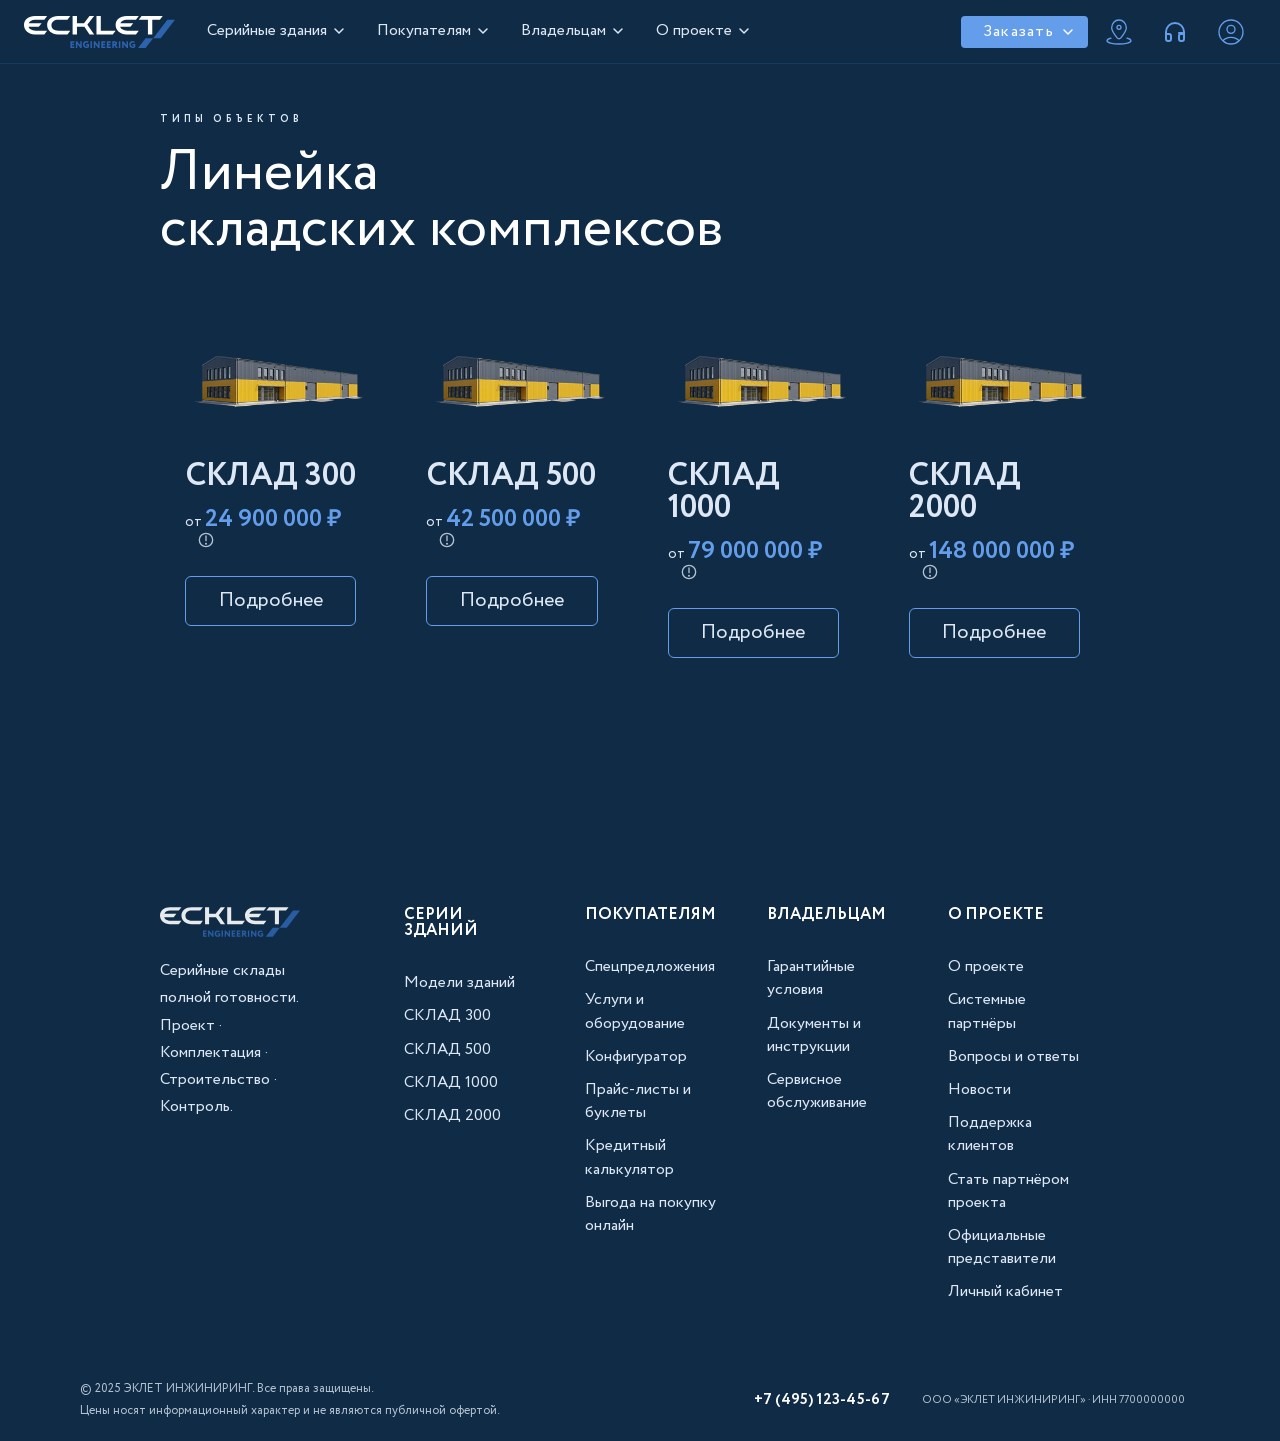
<file: catalog.html>
﻿<!DOCTYPE html>
<html lang="ru">

<head>
  <meta charset="UTF-8">
  <meta name="viewport" content="width=device-width, initial-scale=1.0">
  <title>Каталог складов — ЭКЛЕТ ИНЖИНИРИНГ</title>

  <link rel="stylesheet" href="styles/styles.css">
  
  <style>
    #page-content { opacity: 0; transition: opacity 0.45s ease; }
    #page-content.page-visible { opacity: 1; }
  </style>
</head>

<body>

  <!-- NAV -->
  <nav class="header-nav header-nav-shad">
    <a class="nav-logo" href="index.html">
      <svg width="151" height="32" viewBox="0 0 151 32" fill="none" xmlns="http://www.w3.org/2000/svg">
        <path fill-rule="evenodd" clip-rule="evenodd"
          d="M33.9442 3.66504H43.4512L46.2546 0.0148926H33.9442C27.6976 0.0148926 23.127 3.64983 23.127 9.03379C23.127 14.4178 27.6976 18.4025 33.9442 18.4025H43.4512L46.2546 14.7676H36.3667C31.4303 14.7676 27.4386 13.5356 27.4386 9.2163C27.4539 5.59657 30.6381 3.66504 33.9442 3.66504Z"
          fill="white" />
        <path fill-rule="evenodd" clip-rule="evenodd"
          d="M10.8173 3.66535H20.3243L23.1276 0H10.8173C4.57067 0 0 3.63493 0 9.0189C0 14.4029 4.57067 18.3876 10.8173 18.3876H20.3243L23.1276 14.7527H13.2397C8.98899 14.7527 5.4391 13.8249 4.5402 10.8135H14.809L17.6123 7.16341H4.70779C5.6524 4.88207 8.19674 3.68056 10.8173 3.66535Z"
          fill="white" />
        <path fill-rule="evenodd" clip-rule="evenodd"
          d="M76.8035 0.0148926H72.4766V18.4177H88.7786L91.6125 14.7828H76.8035V0.0148926Z" fill="white" />
        <path fill-rule="evenodd" clip-rule="evenodd"
          d="M117.574 0.0148926L114.725 3.66504H123.927V18.4177H128.284V3.66504H135.887L138.721 0.0148926H117.574Z"
          fill="white" />
        <path fill-rule="evenodd" clip-rule="evenodd"
          d="M70.1294 0.0148926H65.4978L59.9978 7.1783H52.9589V0.0148926H48.6016V18.4177H52.9589V10.8284H60.3787L65.5588 18.4025H70.1751L63.4258 8.74482C63.4106 8.76003 70.1294 0.0148926 70.1294 0.0148926Z"
          fill="white" />
        <path fill-rule="evenodd" clip-rule="evenodd"
          d="M102.444 3.66535H111.951L114.755 0H102.444C96.1976 0 91.627 3.63493 91.627 9.0189C91.627 14.4029 96.1976 18.3876 102.444 18.3876H111.951L114.755 14.7527H104.867C100.616 14.7527 97.0661 13.8249 96.1672 10.8135H106.436L109.239 7.16341H96.3348C97.2794 4.88207 99.8237 3.66535 102.444 3.66535Z"
          fill="white" />
        <path fill-rule="evenodd" clip-rule="evenodd" d="M129.152 22.2052L143.443 3.66553H151L136.709 22.2052H129.152Z"
          fill="#2C63AC" />
        <path fill-rule="evenodd" clip-rule="evenodd"
          d="M114.039 31.9994L121.596 22.2048H129.153L121.596 31.9994H114.039Z" fill="#2C63AC" />
        <path
          d="M46.3613 31.8783V25.2168H50.3226V26.6465H47.8849V27.8175H50.0331V29.2472H47.8849V30.4639H50.414V31.8935H46.3613V31.8783ZM57.6814 31.8783H56.4625L53.2935 27.8784V31.8783H51.8614V25.2168H53.0802L56.2492 29.232V25.2168H57.6814V31.8783ZM62.1454 29.5057V28.0761H64.9944V31.057C64.6695 31.3675 64.2791 31.6014 63.8518 31.7414C63.4177 31.9036 62.9592 31.9911 62.4958 32C61.3684 32 60.4847 31.6958 59.8601 31.0723C59.2354 30.4487 58.9154 29.6122 58.9154 28.5628C58.9154 27.5742 59.2202 26.7529 59.8448 26.0989C60.4695 25.4449 61.277 25.1104 62.313 25.1104C63.1814 25.1104 63.9127 25.3385 64.5069 25.81L63.867 27.0419C63.6973 26.8828 63.4944 26.7633 63.2728 26.6921C63.0235 26.6025 62.7607 26.5562 62.4958 26.5552C62.2393 26.5422 61.9828 26.5814 61.7419 26.6703C61.5009 26.7592 61.2806 26.8959 61.0941 27.0723C60.7285 27.4221 60.5609 27.924 60.5609 28.578C60.5478 28.8469 60.5883 29.1156 60.6798 29.3688C60.7713 29.622 60.9121 29.8546 61.0941 30.0533C61.2827 30.2374 61.507 30.381 61.7534 30.4752C61.9997 30.5694 62.2627 30.6121 62.5263 30.6008C62.7341 30.6012 62.9404 30.5652 63.1357 30.4943C63.2965 30.4479 63.4466 30.3704 63.5775 30.2662V29.5361L62.1454 29.5057ZM66.4266 31.8783V25.2168H67.9501V31.8935H66.4266V31.8783ZM75.5984 31.8783H74.3796L71.2106 27.8784V31.8783H69.7784V25.2168H70.9973L74.1663 29.232V25.2168H75.5984V31.8783ZM77.32 31.8783V25.2168H81.2813V26.6465H78.8436V27.8175H80.9918V29.2472H78.8436V30.4639H81.3727V31.8935H77.32V31.8783ZM82.8048 31.8783V25.2168H86.7661V26.6465H84.3284V27.8175H86.4766V29.2472H84.3436V30.4639H86.8727V31.8935H82.8048V31.8783ZM89.8284 31.8783H88.3049V25.2168C88.442 25.2168 88.8534 25.2168 89.5085 25.2016C90.1636 25.1864 90.5293 25.1864 90.575 25.1864C91.4434 25.1864 92.0681 25.3841 92.4642 25.7643C92.8603 26.1446 93.0584 26.6617 93.0584 27.3309C93.0584 28.2434 92.6775 28.8822 91.931 29.2624L93.8811 31.8935H92.0224L90.3922 29.5514H89.8284V31.8783ZM90.4988 26.6312C90.4683 26.6312 90.255 26.6312 89.8284 26.6465V28.1217H90.3769C91.0778 28.1217 91.4129 27.8632 91.4129 27.3461C91.4282 26.8594 91.1082 26.6312 90.4988 26.6312ZM94.8257 31.8783V25.2168H96.3493V31.8935H94.8257V31.8783ZM103.982 31.8783H102.763L99.5945 27.8784V31.8783H98.1623V25.2168H99.3812L102.55 29.232V25.2168H103.982V31.8783ZM108.462 29.5057V28.0761H111.311V31.057C110.986 31.3675 110.595 31.6014 110.168 31.7414C109.734 31.9036 109.275 31.9911 108.812 32C107.685 32 106.801 31.6958 106.176 31.0723C105.552 30.4487 105.232 29.6122 105.232 28.5628C105.232 27.5742 105.536 26.7529 106.161 26.0989C106.786 25.4449 107.593 25.1104 108.629 25.1104C109.498 25.1104 110.229 25.3385 110.823 25.81L110.183 27.0419C110.014 26.8828 109.811 26.7633 109.589 26.6921C109.34 26.6025 109.077 26.5562 108.812 26.5552C108.555 26.5422 108.299 26.5814 108.058 26.6703C107.817 26.7592 107.597 26.8959 107.41 27.0723C107.045 27.4221 106.877 27.924 106.877 28.578C106.864 28.8469 106.904 29.1156 106.996 29.3688C107.087 29.622 107.228 29.8546 107.41 30.0533C107.599 30.2374 107.823 30.381 108.07 30.4752C108.316 30.5694 108.579 30.6121 108.842 30.6008C109.05 30.6012 109.257 30.5652 109.452 30.4943C109.613 30.4479 109.763 30.3704 109.894 30.2662V29.5361L108.462 29.5057Z"
          fill="#2C63AC" />
      </svg>
    </a>

    <ul class="nav-links">
      <li class="nav-item--has-dropdown">
      <button type="button" class="nav-dd-trigger" aria-expanded="false" aria-haspopup="true">
        Серийные здания
        <svg class="nav-chevron" width="12" height="12" viewBox="0 0 12 12" fill="none" xmlns="http://www.w3.org/2000/svg">
          <path d="M2 4L6 8L10 4" stroke="currentColor" stroke-width="1.5" stroke-linecap="round" stroke-linejoin="round"/>
        </svg>
      </button>
      <div class="nav-dropdown" role="menu">
        <div class="nav-dropdown__inner">
          <a href="sclad.html?model=0" class="nav-dd-card" role="menuitem">
            <div class="nav-dd-card__img"><img src="images/models-1.png" alt="СКЛАД 300"></div>
            <div class="nav-dd-card__body">
              <div class="nav-dd-card__tag">300 м²</div>
              <div class="nav-dd-card__name">СКЛАД 300</div>
              <div class="nav-dd-card__price">от <strong>24 900 000 ₽</strong><span class="tooltip" style="margin-left:5px"><svg class="tooltip__icon" width="16" height="16" viewBox="0 0 24 24" fill="none" stroke="currentColor" stroke-width="2" stroke-linecap="round" stroke-linejoin="round"><circle cx="12" cy="12" r="10"/><line x1="12" y1="6" x2="12" y2="13"/><line x1="12" y1="17.5" x2="12" y2="17.5" stroke-width="3"/></svg><span class="tooltip__bubble">Средневзвешенная стоимость формируется на дату предоставления информации, которая не является офертой и предназначена исключительно для ознакомительных целей.<br><br>Все технические условия поставки и строительства готового здания определяются техническими условиями в сроки, указанные в графике поставки в договоре. За подробной информацией об условиях покупки готового здания, строительства и дополнительных услугах обращайтесь к официальным представителям.</span></span></div>
              <span class="nav-dd-card__cta">Подробнее →</span>
            </div>
          </a>
          <a href="sclad.html?model=1" class="nav-dd-card" role="menuitem">
            <div class="nav-dd-card__img"><img src="images/models-1.png" alt="СКЛАД 500"></div>
            <div class="nav-dd-card__body">
              <div class="nav-dd-card__tag">500 м²</div>
              <div class="nav-dd-card__name">СКЛАД 500</div>
              <div class="nav-dd-card__price">от <strong>42 500 000 ₽</strong><span class="tooltip" style="margin-left:5px"><svg class="tooltip__icon" width="16" height="16" viewBox="0 0 24 24" fill="none" stroke="currentColor" stroke-width="2" stroke-linecap="round" stroke-linejoin="round"><circle cx="12" cy="12" r="10"/><line x1="12" y1="6" x2="12" y2="13"/><line x1="12" y1="17.5" x2="12" y2="17.5" stroke-width="3"/></svg><span class="tooltip__bubble">Средневзвешенная стоимость формируется на дату предоставления информации, которая не является офертой и предназначена исключительно для ознакомительных целей.<br><br>Все технические условия поставки и строительства готового здания определяются техническими условиями в сроки, указанные в графике поставки в договоре. За подробной информацией об условиях покупки готового здания, строительства и дополнительных услугах обращайтесь к официальным представителям.</span></span></div>
              <span class="nav-dd-card__cta">Подробнее →</span>
            </div>
          </a>
          <a href="sclad.html?model=2" class="nav-dd-card" role="menuitem">
            <div class="nav-dd-card__img"><img src="images/models-1.png" alt="СКЛАД 1000"></div>
            <div class="nav-dd-card__body">
              <div class="nav-dd-card__tag">1 000 м²</div>
              <div class="nav-dd-card__name">СКЛАД 1000</div>
              <div class="nav-dd-card__price">от <strong>79 000 000 ₽</strong><span class="tooltip" style="margin-left:5px"><svg class="tooltip__icon" width="16" height="16" viewBox="0 0 24 24" fill="none" stroke="currentColor" stroke-width="2" stroke-linecap="round" stroke-linejoin="round"><circle cx="12" cy="12" r="10"/><line x1="12" y1="6" x2="12" y2="13"/><line x1="12" y1="17.5" x2="12" y2="17.5" stroke-width="3"/></svg><span class="tooltip__bubble">Средневзвешенная стоимость формируется на дату предоставления информации, которая не является офертой и предназначена исключительно для ознакомительных целей.<br><br>Все технические условия поставки и строительства готового здания определяются техническими условиями в сроки, указанные в графике поставки в договоре. За подробной информацией об условиях покупки готового здания, строительства и дополнительных услугах обращайтесь к официальным представителям.</span></span></div>
              <span class="nav-dd-card__cta">Подробнее →</span>
            </div>
          </a>
          <a href="sclad.html?model=3" class="nav-dd-card" role="menuitem">
            <div class="nav-dd-card__img"><img src="images/models-1.png" alt="СКЛАД 2000"></div>
            <div class="nav-dd-card__body">
              <div class="nav-dd-card__tag">2 000 м²</div>
              <div class="nav-dd-card__name">СКЛАД 2000</div>
              <div class="nav-dd-card__price">от <strong>148 000 000 ₽</strong><span class="tooltip" style="margin-left:5px"><svg class="tooltip__icon" width="16" height="16" viewBox="0 0 24 24" fill="none" stroke="currentColor" stroke-width="2" stroke-linecap="round" stroke-linejoin="round"><circle cx="12" cy="12" r="10"/><line x1="12" y1="6" x2="12" y2="13"/><line x1="12" y1="17.5" x2="12" y2="17.5" stroke-width="3"/></svg><span class="tooltip__bubble">Средневзвешенная стоимость формируется на дату предоставления информации, которая не является офертой и предназначена исключительно для ознакомительных целей.<br><br>Все технические условия поставки и строительства готового здания определяются техническими условиями в сроки, указанные в графике поставки в договоре. За подробной информацией об условиях покупки готового здания, строительства и дополнительных услугах обращайтесь к официальным представителям.</span></span></div>
              <span class="nav-dd-card__cta">Подробнее →</span>
            </div>
          </a>
          <a href="catalog.html" class="nav-dd-all" role="menuitem">
            <svg width="20" height="20" viewBox="0 0 24 24" fill="none" xmlns="http://www.w3.org/2000/svg">
              <path d="M4 6h16M4 12h16M4 18h7" stroke="currentColor" stroke-width="1.5" stroke-linecap="round"/>
              <path d="M15 16l4 4m0 0l4-4m-4 4V12" stroke="currentColor" stroke-width="1.5" stroke-linecap="round" stroke-linejoin="round"/>
            </svg>
            Смотреть<br>все модели
          </a>
        </div>
          <div class="nav-dd-footer">
            <a href="configurator.html" class="nav-dd-footer__item">
              <svg width="20" height="20" viewBox="0 0 24 24" fill="none" stroke="currentColor" stroke-width="1.5"
                stroke-linecap="round" stroke-linejoin="round">
                <circle cx="12" cy="12" r="3" />
                <path d="M19.07 4.93a10 10 0 0 1 0 14.14M4.93 4.93a10 10 0 0 0 0 14.14" />
                <path d="M15.54 8.46a5 5 0 0 1 0 7.07M8.46 8.46a5 5 0 0 0 0 7.07" />
              </svg>
              <span>Конфигуратор зданий</span>
            </a>
            <a href="offer.html" class="nav-dd-footer__item">
              <svg width="20" height="20" viewBox="0 0 24 24" fill="none" stroke="currentColor" stroke-width="1.5"
                stroke-linecap="round" stroke-linejoin="round">
                <rect x="1" y="4" width="22" height="16" rx="2" ry="2" />
                <line x1="1" y1="10" x2="23" y2="10" />
              </svg>
              <span>Заказать онлайн</span>
            </a>
            <a href="offer.html" class="nav-dd-footer__item">
              <svg width="20" height="20" viewBox="0 0 24 24" fill="none" stroke="currentColor" stroke-width="1.5"
                stroke-linecap="round" stroke-linejoin="round">
                <path
                  d="M22 16.92v3a2 2 0 0 1-2.18 2 19.79 19.79 0 0 1-8.63-3.07A19.5 19.5 0 0 1 4.69 12 19.79 19.79 0 0 1 1.61 3.41 2 2 0 0 1 3.6 1h3a2 2 0 0 1 2 1.72c.13.96.36 1.9.7 2.81a2 2 0 0 1-.45 2.11L7.91 8.59a16 16 0 0 0 6.06 6.06l.95-.95a2 2 0 0 1 2.11-.45c.91.34 1.85.57 2.81.7A2 2 0 0 1 22 16.92z" />
              </svg>
              <span>Заказать звонок</span>
            </a>
            <a href="complete.html" class="nav-dd-footer__item">
              <svg width="20" height="20" viewBox="0 0 24 24" fill="none" stroke="currentColor" stroke-width="1.5"
                stroke-linecap="round" stroke-linejoin="round">
                <polyline points="9 11 12 14 22 4" />
                <path d="M21 12v7a2 2 0 0 1-2 2H5a2 2 0 0 1-2-2V5a2 2 0 0 1 2-2h11" />
              </svg>
              <span>Комплектации</span>
            </a>
            <a href="project.html" class="nav-dd-footer__item">
              <svg width="20" height="20" viewBox="0 0 24 24" fill="none" stroke="currentColor" stroke-width="1.5"
                stroke-linecap="round" stroke-linejoin="round">
                <path d="M21 10c0 7-9 13-9 13s-9-6-9-13a9 9 0 0 1 18 0z" />
                <circle cx="12" cy="10" r="3" />
              </svg>
              <span>Выбрать локацию</span>
            </a>
          </div>
      </div>
    </li>
            <li class="nav-item--has-dropdown">
        <button type="button" class="nav-dd-trigger" aria-expanded="false" aria-haspopup="true">
          Покупателям
          <svg class="nav-chevron" width="12" height="12" viewBox="0 0 12 12" fill="none" xmlns="http://www.w3.org/2000/svg">
            <path d="M2 4L6 8L10 4" stroke="currentColor" stroke-width="1.5" stroke-linecap="round" stroke-linejoin="round"/>
          </svg>
        </button>
        <div class="nav-dropdown" role="menu">
          <div class="nav-dd-cols">
            <div class="nav-dd-col">
              <div class="nav-dd-col__title">Выбор здания</div>
              <ul class="nav-dd-col__list">
                <li><a href="catalog.html" class="nav-dd-col__link">Каталог серийных складов</a></li>
                <li><a href="configurator.html" class="nav-dd-col__link">Конфигуратор</a></li>
                <li><a href="specs.html" class="nav-dd-col__link">Технические характеристики</a></li>
                <li><a href="complete.html" class="nav-dd-col__link">Комплектации</a></li>
                <li><a href="offer.html" class="nav-dd-col__link">Спецпредложения</a></li>
              </ul>
            </div>
            <div class="nav-dd-col">
              <div class="nav-dd-col__title">Покупка</div>
              <ul class="nav-dd-col__list">
                <li><a href="buyers.html" class="nav-dd-col__link">Условия приобретения</a></li>
                <li><a href="complete.html" class="nav-dd-col__link">Комплектации и опции</a></li>
                <li><a href="offer.html" class="nav-dd-col__link">Заказать онлайн</a></li>
                <li><a href="project.html" class="nav-dd-col__link">Выбрать локацию</a></li>
                <li><a href="buyers.html" class="nav-dd-col__link">Корпоративным клиентам</a></li>
              </ul>
            </div>
            <div class="nav-dd-col">
              <div class="nav-dd-col__title">Финансирование</div>
              <ul class="nav-dd-col__list">
                <li><a href="buyers.html" class="nav-dd-col__link">Проектное финансирование</a></li>
                <li><a href="buyers.html" class="nav-dd-col__link">Лизинг</a></li>
                <li><a href="buyers.html" class="nav-dd-col__link">Рассрочка платежа</a></li>
                <li><a href="buyers.html" class="nav-dd-col__link">Калькулятор стоимости</a></li>
              </ul>
            </div>
            <div class="nav-dd-col">
              <div class="nav-dd-col__title">Сервис</div>
              <ul class="nav-dd-col__list">
                <li><a href="buyers.html" class="nav-dd-col__link">Сервисный контракт</a></li>
                <li><a href="buyers.html" class="nav-dd-col__link">Гарантийные условия</a></li>
                <li><a href="equipment.html" class="nav-dd-col__link">Услуги и оборудование</a></li>
                <li><a href="buyers.html" class="nav-dd-col__link">Документация</a></li>
              </ul>
            </div>
          </div>
          <div class="nav-dd-footer nav-dd-footer--3">
            <a href="configurator.html" class="nav-dd-footer__item">
              <svg width="20" height="20" viewBox="0 0 24 24" fill="none" stroke="currentColor" stroke-width="1.5" stroke-linecap="round" stroke-linejoin="round">
                <circle cx="12" cy="12" r="3"/>
                <path d="M19.07 4.93a10 10 0 0 1 0 14.14M4.93 4.93a10 10 0 0 0 0 14.14"/>
                <path d="M15.54 8.46a5 5 0 0 1 0 7.07M8.46 8.46a5 5 0 0 0 0 7.07"/>
              </svg>
              <span>Конфигуратор зданий</span>
            </a>
            <a href="buyers.html" class="nav-dd-footer__item">
              <svg width="20" height="20" viewBox="0 0 24 24" fill="none" stroke="currentColor" stroke-width="1.5" stroke-linecap="round" stroke-linejoin="round">
                <rect x="2" y="3" width="20" height="14" rx="2"/>
                <path d="M8 21h8M12 17v4"/>
              </svg>
              <span>Рассчитать стоимость</span>
            </a>
            <a href="offer.html" class="nav-dd-footer__item">
              <svg width="20" height="20" viewBox="0 0 24 24" fill="none" stroke="currentColor" stroke-width="1.5" stroke-linecap="round" stroke-linejoin="round">
                <path d="M22 16.92v3a2 2 0 0 1-2.18 2 19.79 19.79 0 0 1-8.63-3.07A19.5 19.5 0 0 1 4.69 12 19.79 19.79 0 0 1 1.61 3.41 2 2 0 0 1 3.6 1h3a2 2 0 0 1 2 1.72c.13.96.36 1.9.7 2.81a2 2 0 0 1-.45 2.11L7.91 8.59a16 16 0 0 0 6.06 6.06l.95-.95a2 2 0 0 1 2.11-.45c.91.34 1.85.57 2.81.7A2 2 0 0 1 22 16.92z"/>
              </svg>
              <span>Заказать звонок</span>
            </a>
          </div>
        </div>
      </li>
            <li class="nav-item--has-dropdown">
        <button type="button" class="nav-dd-trigger" aria-expanded="false" aria-haspopup="true">
          Владельцам
          <svg class="nav-chevron" width="12" height="12" viewBox="0 0 12 12" fill="none" xmlns="http://www.w3.org/2000/svg">
            <path d="M2 4L6 8L10 4" stroke="currentColor" stroke-width="1.5" stroke-linecap="round" stroke-linejoin="round"/>
          </svg>
        </button>
        <div class="nav-dropdown" role="menu">
          <div class="nav-dd-cols">
            <div class="nav-dd-col">
              <div class="nav-dd-col__title">Гарантия и поддержка</div>
              <ul class="nav-dd-col__list">
                <li><a href="owners.html" class="nav-dd-col__link">Гарантийные обязательства</a></li>
                <li><a href="owners.html" class="nav-dd-col__link">Регламент обслуживания</a></li>
                <li><a href="owners.html" class="nav-dd-col__link">Руководство пользователя</a></li>
                <li><a href="owners.html" class="nav-dd-col__link">Поддержка клиентов</a></li>
              </ul>
            </div>
            <div class="nav-dd-col">
              <div class="nav-dd-col__title">Сервисные услуги</div>
              <ul class="nav-dd-col__list">
                <li><a href="owners.html" class="nav-dd-col__link">Подать заявку на сервис</a></li>
                <li><a href="buyers.html" class="nav-dd-col__link">Сервисный контракт</a></li>
                <li><a href="owners.html" class="nav-dd-col__link">Плановый ремонт</a></li>
                <li><a href="owners.html" class="nav-dd-col__link">Аварийная поддержка</a></li>
                <li><a href="equipment.html" class="nav-dd-col__link">Услуги и оборудование</a></li>
              </ul>
            </div>
            <div class="nav-dd-col">
              <div class="nav-dd-col__title">Документация</div>
              <ul class="nav-dd-col__list">
                <li><a href="owners.html" class="nav-dd-col__link">Техническая документация</a></li>
                <li><a href="owners.html" class="nav-dd-col__link">Паспорт здания</a></li>
                <li><a href="owners.html" class="nav-dd-col__link">Исполнительная документация</a></li>
                <li><a href="owners.html" class="nav-dd-col__link">Схемы и чертежи</a></li>
              </ul>
            </div>
            <div class="nav-dd-col">
              <div class="nav-dd-col__title">Цифровые сервисы</div>
              <ul class="nav-dd-col__list">
                <li><a href="owners.html" class="nav-dd-col__link">Личный кабинет</a></li>
                <li><a href="owners.html" class="nav-dd-col__link">Мобильное приложение</a></li>
                <li><a href="owners.html" class="nav-dd-col__link">Управление объектом</a></li>
                <li><a href="owners.html" class="nav-dd-col__link">Сообщество владельцев</a></li>
              </ul>
            </div>
          </div>
          <div class="nav-dd-footer nav-dd-footer--3">
            <a href="owners.html" class="nav-dd-footer__item">
              <svg width="20" height="20" viewBox="0 0 24 24" fill="none" stroke="currentColor" stroke-width="1.5" stroke-linecap="round" stroke-linejoin="round">
                <path d="M14.7 6.3a1 1 0 0 0 0 1.4l1.6 1.6a1 1 0 0 0 1.4 0l3.77-3.77a6 6 0 0 1-7.94 7.94l-6.91 6.91a2.12 2.12 0 0 1-3-3l6.91-6.91a6 6 0 0 1 7.94-7.94l-3.76 3.76z"/>
              </svg>
              <span>Подать заявку на сервис</span>
            </a>
            <a href="owners.html" class="nav-dd-footer__item">
              <svg width="20" height="20" viewBox="0 0 24 24" fill="none" stroke="currentColor" stroke-width="1.5" stroke-linecap="round" stroke-linejoin="round">
                <path d="M14 2H6a2 2 0 0 0-2 2v16a2 2 0 0 0 2 2h12a2 2 0 0 0 2-2V8z"/>
                <polyline points="14 2 14 8 20 8"/>
                <line x1="16" y1="13" x2="8" y2="13"/>
                <line x1="16" y1="17" x2="8" y2="17"/>
                <polyline points="10 9 9 9 8 9"/>
              </svg>
              <span>Документация</span>
            </a>
            <a href="owners.html" class="nav-dd-footer__item">
              <svg width="20" height="20" viewBox="0 0 24 24" fill="none" stroke="currentColor" stroke-width="1.5" stroke-linecap="round" stroke-linejoin="round">
                <path d="M20 21v-2a4 4 0 0 0-4-4H8a4 4 0 0 0-4 4v2"/>
                <circle cx="12" cy="7" r="4"/>
              </svg>
              <span>Личный кабинет</span>
            </a>
          </div>
        </div>
      </li>
            <li class="nav-item--has-dropdown">
        <button type="button" class="nav-dd-trigger" aria-expanded="false" aria-haspopup="true">
          О проекте
          <svg class="nav-chevron" width="12" height="12" viewBox="0 0 12 12" fill="none" xmlns="http://www.w3.org/2000/svg">
            <path d="M2 4L6 8L10 4" stroke="currentColor" stroke-width="1.5" stroke-linecap="round" stroke-linejoin="round"/>
          </svg>
        </button>
        <div class="nav-dropdown" role="menu">
          <div class="nav-dd-cols">
            <div class="nav-dd-col">
              <div class="nav-dd-col__title">О компании</div>
              <ul class="nav-dd-col__list">
                <li><a href="project.html" class="nav-dd-col__link">О проекте</a></li>
                <li><a href="project.html" class="nav-dd-col__link">Системные партнеры</a></li>
                <li><a href="project.html" class="nav-dd-col__link">Вопросы и ответы</a></li>
                <li><a href="project.html" class="nav-dd-col__link">Новости</a></li>
                <li><a href="project.html" class="nav-dd-col__link">Поддержка клиентов</a></li>
                <li><a href="project.html" class="nav-dd-col__link">Стать партнёром проекта</a></li>
              </ul>
            </div>
            <div class="nav-dd-col">
              <div class="nav-dd-col__title">Производство</div>
              <ul class="nav-dd-col__list">
                <li><a href="project.html" class="nav-dd-col__link">Технологии строительства</a></li>
                <li><a href="project.html" class="nav-dd-col__link">Контроль качества</a></li>
                <li><a href="project.html" class="nav-dd-col__link">Сертификаты и лицензии</a></li>
                <li><a href="project.html" class="nav-dd-col__link">Реализованные объекты</a></li>
                <li><a href="project.html" class="nav-dd-col__link">Стать партнёром</a></li>
              </ul>
            </div>
            <div class="nav-dd-col">
              <div class="nav-dd-col__title">Юридическая информация</div>
              <ul class="nav-dd-col__list">
                <li><a href="project.html" class="nav-dd-col__link">Пользовательское соглашение</a></li>
                <li><a href="project.html" class="nav-dd-col__link">Согласие на обработку ПД</a></li>
                <li><a href="project.html" class="nav-dd-col__link">Согласие на предоставление ПД третьим лицам</a></li>
                <li><a href="project.html" class="nav-dd-col__link">Правила дистанционной продажи</a></li>
                <li><a href="project.html" class="nav-dd-col__link">Политика конфиденциальности</a></li>
              </ul>
            </div>
            <div class="nav-dd-col">
              <div class="nav-dd-col__title">Контакты</div>
              <ul class="nav-dd-col__list">
                <li><a href="project.html" class="nav-dd-col__link">Головной офис</a></li>
                <li><a href="project.html" class="nav-dd-col__link">Региональные представительства</a></li>
                <li><a href="project.html" class="nav-dd-col__link">Отдел продаж</a></li>
                <li><a href="project.html" class="nav-dd-col__link">Пресс-служба</a></li>
              </ul>
            </div>
          </div>
          <div class="nav-dd-footer nav-dd-footer--3">
            <a href="project.html" class="nav-dd-footer__item">
              <svg width="20" height="20" viewBox="0 0 24 24" fill="none" stroke="currentColor" stroke-width="1.5" stroke-linecap="round" stroke-linejoin="round">
                <circle cx="12" cy="12" r="10"/>
                <line x1="12" y1="8" x2="12" y2="12"/>
                <line x1="12" y1="16" x2="12.01" y2="16"/>
              </svg>
              <span>О компании</span>
            </a>
            <a href="project.html" class="nav-dd-footer__item">
              <svg width="20" height="20" viewBox="0 0 24 24" fill="none" stroke="currentColor" stroke-width="1.5" stroke-linecap="round" stroke-linejoin="round">
                <polygon points="12 2 15.09 8.26 22 9.27 17 14.14 18.18 21.02 12 17.77 5.82 21.02 7 14.14 2 9.27 8.91 8.26 12 2"/>
              </svg>
              <span>Реализованные объекты</span>
            </a>
            <a href="project.html" class="nav-dd-footer__item">
              <svg width="20" height="20" viewBox="0 0 24 24" fill="none" stroke="currentColor" stroke-width="1.5" stroke-linecap="round" stroke-linejoin="round">
                <path d="M22 16.92v3a2 2 0 0 1-2.18 2 19.79 19.79 0 0 1-8.63-3.07A19.5 19.5 0 0 1 4.69 12 19.79 19.79 0 0 1 1.61 3.41 2 2 0 0 1 3.6 1h3a2 2 0 0 1 2 1.72c.13.96.36 1.9.7 2.81a2 2 0 0 1-.45 2.11L7.91 8.59a16 16 0 0 0 6.06 6.06l.95-.95a2 2 0 0 1 2.11-.45c.91.34 1.85.57 2.81.7A2 2 0 0 1 22 16.92z"/>
              </svg>
              <span>Связаться с нами</span>
            </a>
          </div>
        </div>
      </li>
    </ul>

    <div class="nav-right">
      <div class="nav-item--has-dropdown">
          <button type="button" class="cat-nav-cta nav-dd-trigger" aria-expanded="false" aria-haspopup="true">
            Заказать
            <svg class="nav-chevron" width="12" height="12" viewBox="0 0 12 12" fill="none" xmlns="http://www.w3.org/2000/svg">
              <path d="M2 4L6 8L10 4" stroke="currentColor" stroke-width="1.5" stroke-linecap="round" stroke-linejoin="round"/>
            </svg>
          </button>
          <div class="nav-dropdown" role="menu">
            <div class="nav-dd-order">
              <a href="order.html" class="nav-dd-order__card" role="menuitem">
                <svg width="32" height="32" viewBox="0 0 24 24" fill="none" stroke="currentColor" stroke-width="1.5" stroke-linecap="round" stroke-linejoin="round">
                  <rect x="2" y="3" width="20" height="14" rx="2" ry="2"/>
                  <line x1="8" y1="21" x2="16" y2="21"/>
                  <line x1="12" y1="17" x2="12" y2="21"/>
                </svg>
                <span class="nav-dd-order__title">Заказать онлайн</span>
                <span class="nav-dd-order__sub">Оформите заявку за 5 минут на сайте</span>
              </a>
              <a href="procedure.html" class="nav-dd-order__card" role="menuitem">
                <svg width="32" height="32" viewBox="0 0 24 24" fill="none" stroke="currentColor" stroke-width="1.5" stroke-linecap="round" stroke-linejoin="round">
                  <path d="M14 2H6a2 2 0 0 0-2 2v16a2 2 0 0 0 2 2h12a2 2 0 0 0 2-2V8z"/>
                  <polyline points="14 2 14 8 20 8"/>
                  <line x1="16" y1="13" x2="8" y2="13"/>
                  <line x1="16" y1="17" x2="8" y2="17"/>
                  <polyline points="10 9 9 9 8 9"/>
                </svg>
                <span class="nav-dd-order__title">Порядок приобретения</span>
                <span class="nav-dd-order__sub">Условия, этапы сделки и документы</span>
              </a>
              <button type="button" class="nav-dd-order__card" onclick="openModal()" role="menuitem">
                <svg width="32" height="32" viewBox="0 0 24 24" fill="none" stroke="currentColor" stroke-width="1.5" stroke-linecap="round" stroke-linejoin="round">
                  <path d="M22 16.92v3a2 2 0 0 1-2.18 2 19.79 19.79 0 0 1-8.63-3.07A19.5 19.5 0 0 1 4.69 12 19.79 19.79 0 0 1 1.61 3.41 2 2 0 0 1 3.6 1h3a2 2 0 0 1 2 1.72c.13.96.36 1.9.7 2.81a2 2 0 0 1-.45 2.11L7.91 8.59a16 16 0 0 0 6.06 6.06l.95-.95a2 2 0 0 1 2.11-.45c.91.34 1.85.57 2.81.7A2 2 0 0 1 22 16.92z"/>
                </svg>
                <span class="nav-dd-order__title">Заказать звонок</span>
                <span class="nav-dd-order__sub">Перезвоним в течение часа</span>
              </button>
            </div>
          </div>
        </div>
      <a href="/" class="sales-territory">
        <svg width="32" height="32" viewBox="0 0 32 32" fill="none" xmlns="http://www.w3.org/2000/svg">
          <path
            d="M8 22.1821C5.545 22.7924 4 23.6794 4 24.6667C4 26.5076 9.37258 28 16 28C22.6274 28 28 26.5076 28 24.6667C28 23.6794 26.455 22.7924 24 22.1821M23.3333 11.7778C23.3333 14.6525 20.0489 19.1536 17.8761 21.8167C16.8935 23.021 15.1065 23.021 14.1239 21.8167C11.9511 19.1536 8.66667 14.6525 8.66667 11.7778C8.66667 7.48223 11.9499 4 16 4C20.0501 4 23.3333 7.48223 23.3333 11.7778ZM18 11.3333C18 12.4379 17.1046 13.3333 16 13.3333C14.8954 13.3333 14 12.4379 14 11.3333C14 10.2288 14.8954 9.33333 16 9.33333C17.1046 9.33333 18 10.2288 18 11.3333Z"
            stroke="#649DEA" stroke-width="1.33333" stroke-linecap="round" stroke-linejoin="round" />
        </svg>
      </a>
      <button type="button" class="support-float-btn" aria-label="Открыть поддержку">
        <svg viewBox="0 0 24 24" width="24" height="24" fill="none" stroke="currentColor" stroke-width="2"
          stroke-linecap="round" stroke-linejoin="round">
          <path d="M3 18v-6a9 9 0 0 1 18 0v6"></path>
          <path d="M21 19a2 2 0 0 1-2 2h-1a2 2 0 0 1-2-2v-3a2 2 0 0 1 2-2h3zM3 19a2 2 0 0 0 2 2h1a2 2 0 0 0 2-2v-3a2 2 0 0 0-2-2H3z"></path>
          <path d="M20 13h-4"></path>
        </svg>
      </button>
      <a href="/" class="lk-button" aria-label="Открыть личный кабинет">
        <svg width="32" height="32" viewBox="0 0 32 32" fill="none" xmlns="http://www.w3.org/2000/svg">
          <path
            d="M23.9379 24.9996C23.4453 23.6843 20.0792 21.3333 16 21.3333C11.9208 21.3333 8.55471 23.6843 8.06205 24.9996M8.06205 24.9996C10.1775 26.8669 12.9564 28 16 28C19.0436 28 21.8225 26.8669 23.9379 24.9996C26.4289 22.8008 28 19.5838 28 16C28 9.37258 22.6274 4 16 4C9.37258 4 4 9.37258 4 16C4 19.5839 5.57106 22.8008 8.06205 24.9996ZM20 13.3333C20 15.5425 18.2091 17.3333 16 17.3333C13.7909 17.3333 12 15.5425 12 13.3333C12 11.1242 13.7909 9.33333 16 9.33333C18.2091 9.33333 20 11.1242 20 13.3333Z"
            stroke-width="1.33333" />
        </svg>
      </a>
    </div>
  </nav>
  <div class="nav-dd-overlay" aria-hidden="true"></div>

  <div id="page-content">

    <!-- ── HERO ── -->
    <!-- <section class="cat-hero">
      <img src="images/slide-bg-1.jpg" class="cat-hero-bg" alt="Склад">
      <div class="cat-hero-overlay"></div>
      <div class="cat-hero-content">
        <h1 class="cat-hero-title hero-title">Склады под ключ<br>с BIM-точностью</h1>
        <div class="cat-hero-btns">
          <a class="btn-primary" href="#cat-calc">Рассчитать стоимость</a>
          <a class="btn-outline" href="#">Реализованные проекты →</a>
        </div>
      </div>
    </section> -->

    <!-- ── BREADCRUMBS ── -->
    <div class="breadcrumb-bar">
      <nav class="breadcrumb" aria-label="Хлебные крошки">
        <a href="index.html" class="breadcrumb__item">Главная</a>
        <span class="breadcrumb__sep">›</span>
        <span class="breadcrumb__item breadcrumb__item--active">Серийные здания</span>
      </nav>
    </div>

    <!-- ── MODEL CARDS (light) ── -->
    <section class="cat-models-section" id="cat-models">
      <div class="cat-models-inner">
        <div class="cat-models-header">
          <div>
            <div class="section-tag">Типы объектов</div>
            <h2 class="cat-title section-title">Линейка<br>складских комплексов</h2>
          </div>
          
        </div>
        <div class="cat-models-grid">

          <!-- СКЛАД 300 -->
          <div class="cat-model-card">
            <div class="cat-model-img-wrap">
              <img src="images/models-1.png" alt="Склад 300">
            </div>
            <div class="cat-model-body">
              <div class="cat-model-name">СКЛАД 300</div>
              <div class="cat-model-price">от <strong>24 900 000 ₽</strong><span class="tooltip" style="margin-left:5px"><svg class="tooltip__icon" width="16" height="16" viewBox="0 0 24 24" fill="none" stroke="currentColor" stroke-width="2" stroke-linecap="round" stroke-linejoin="round"><circle cx="12" cy="12" r="10"/><line x1="12" y1="6" x2="12" y2="13"/><line x1="12" y1="17.5" x2="12" y2="17.5" stroke-width="3"/></svg><span class="tooltip__bubble">Средневзвешенная стоимость формируется на дату предоставления информации, которая не является офертой и предназначена исключительно для ознакомительных целей.<br><br>Все технические условия поставки и строительства готового здания определяются техническими условиями в сроки, указанные в графике поставки в договоре. За подробной информацией об условиях покупки готового здания, строительства и дополнительных услугах обращайтесь к официальным представителям.</span></span></div>
              <button class="cat-model-btn btn-outline" onclick="navigateTo('sclad.html?model=0')">Подробнее</button>
            </div>
          </div>

          <!-- СКЛАД 500 -->
          <div class="cat-model-card">
            <div class="cat-model-img-wrap">
              <img src="images/models-1.png" alt="Склад 500">
            </div>
            <div class="cat-model-body">
              <div class="cat-model-name">СКЛАД 500</div>
              <div class="cat-model-price">от <strong>42 500 000 ₽</strong><span class="tooltip" style="margin-left:5px"><svg class="tooltip__icon" width="16" height="16" viewBox="0 0 24 24" fill="none" stroke="currentColor" stroke-width="2" stroke-linecap="round" stroke-linejoin="round"><circle cx="12" cy="12" r="10"/><line x1="12" y1="6" x2="12" y2="13"/><line x1="12" y1="17.5" x2="12" y2="17.5" stroke-width="3"/></svg><span class="tooltip__bubble">Средневзвешенная стоимость формируется на дату предоставления информации, которая не является офертой и предназначена исключительно для ознакомительных целей.<br><br>Все технические условия поставки и строительства готового здания определяются техническими условиями в сроки, указанные в графике поставки в договоре. За подробной информацией об условиях покупки готового здания, строительства и дополнительных услугах обращайтесь к официальным представителям.</span></span></div>
              <button class="cat-model-btn btn-outline" onclick="navigateTo('sclad.html?model=1')">Подробнее</button>
            </div>
          </div>

          <!-- СКЛАД 1000 -->
          <div class="cat-model-card">
            <div class="cat-model-img-wrap">
              <img src="images/models-1.png" alt="Склад 1000">
            </div>
            <div class="cat-model-body">
              <div class="cat-model-name">СКЛАД 1000</div>
              <div class="cat-model-price">от <strong>79 000 000 ₽</strong><span class="tooltip" style="margin-left:5px"><svg class="tooltip__icon" width="16" height="16" viewBox="0 0 24 24" fill="none" stroke="currentColor" stroke-width="2" stroke-linecap="round" stroke-linejoin="round"><circle cx="12" cy="12" r="10"/><line x1="12" y1="6" x2="12" y2="13"/><line x1="12" y1="17.5" x2="12" y2="17.5" stroke-width="3"/></svg><span class="tooltip__bubble">Средневзвешенная стоимость формируется на дату предоставления информации, которая не является офертой и предназначена исключительно для ознакомительных целей.<br><br>Все технические условия поставки и строительства готового здания определяются техническими условиями в сроки, указанные в графике поставки в договоре. За подробной информацией об условиях покупки готового здания, строительства и дополнительных услугах обращайтесь к официальным представителям.</span></span></div>
              <button class="cat-model-btn btn-outline" onclick="navigateTo('sclad.html?model=2')">Подробнее</button>
            </div>
          </div>

          <!-- СКЛАД 2000 -->
          <div class="cat-model-card">
            <div class="cat-model-img-wrap">
              <img src="images/models-1.png" alt="Склад 2000">
            </div>
            <div class="cat-model-body">
              <div class="cat-model-name">СКЛАД 2000</div>
              <div class="cat-model-price">от <strong>148 000 000 ₽</strong><span class="tooltip" style="margin-left:5px"><svg class="tooltip__icon" width="16" height="16" viewBox="0 0 24 24" fill="none" stroke="currentColor" stroke-width="2" stroke-linecap="round" stroke-linejoin="round"><circle cx="12" cy="12" r="10"/><line x1="12" y1="6" x2="12" y2="13"/><line x1="12" y1="17.5" x2="12" y2="17.5" stroke-width="3"/></svg><span class="tooltip__bubble">Средневзвешенная стоимость формируется на дату предоставления информации, которая не является офертой и предназначена исключительно для ознакомительных целей.<br><br>Все технические условия поставки и строительства готового здания определяются техническими условиями в сроки, указанные в графике поставки в договоре. За подробной информацией об условиях покупки готового здания, строительства и дополнительных услугах обращайтесь к официальным представителям.</span></span></div>
              <button class="cat-model-btn btn-outline" onclick="navigateTo('sclad.html?model=3')">Подробнее</button>
            </div>
          </div>

        </div>
      </div>
    </section>
    <!-- ── FOOTER ── -->
     <footer class="site-footer">
      <div class="site-footer__top">

        <!-- Логотип + CTA -->
        <div class="site-footer__brand">
          <a href="index.html" class="site-footer__logo">
            <svg width="140" height="30" viewBox="0 0 151 32" fill="none" xmlns="http://www.w3.org/2000/svg">
              <path fill-rule="evenodd" clip-rule="evenodd" d="M33.9442 3.66504H43.4512L46.2546 0.0148926H33.9442C27.6976 0.0148926 23.127 3.64983 23.127 9.03379C23.127 14.4178 27.6976 18.4025 33.9442 18.4025H43.4512L46.2546 14.7676H36.3667C31.4303 14.7676 27.4386 13.5356 27.4386 9.2163C27.4539 5.59657 30.6381 3.66504 33.9442 3.66504Z" fill="white"/>
              <path fill-rule="evenodd" clip-rule="evenodd" d="M10.8173 3.66535H20.3243L23.1276 0H10.8173C4.57067 0 0 3.63493 0 9.0189C0 14.4029 4.57067 18.3876 10.8173 18.3876H20.3243L23.1276 14.7527H13.2397C8.98899 14.7527 5.4391 13.8249 4.5402 10.8135H14.809L17.6123 7.16341H4.70779C5.6524 4.88207 8.19674 3.68056 10.8173 3.66535Z" fill="white"/>
              <path fill-rule="evenodd" clip-rule="evenodd" d="M76.8035 0.0148926H72.4766V18.4177H88.7786L91.6125 14.7828H76.8035V0.0148926Z" fill="white"/>
              <path fill-rule="evenodd" clip-rule="evenodd" d="M117.574 0.0148926L114.725 3.66504H123.927V18.4177H128.284V3.66504H135.887L138.721 0.0148926H117.574Z" fill="white"/>
              <path fill-rule="evenodd" clip-rule="evenodd" d="M70.1294 0.0148926H65.4978L59.9978 7.1783H52.9589V0.0148926H48.6016V18.4177H52.9589V10.8284H60.3787L65.5588 18.4025H70.1751L63.4258 8.74482C63.4106 8.76003 70.1294 0.0148926 70.1294 0.0148926Z" fill="white"/>
              <path fill-rule="evenodd" clip-rule="evenodd" d="M102.444 3.66535H111.951L114.755 0H102.444C96.1976 0 91.627 3.63493 91.627 9.0189C91.627 14.4029 96.1976 18.3876 102.444 18.3876H111.951L114.755 14.7527H104.867C100.616 14.7527 97.0661 13.8249 96.1672 10.8135H106.436L109.239 7.16341H96.3348C97.2794 4.88207 99.8237 3.66535 102.444 3.66535Z" fill="white"/>
              <path fill-rule="evenodd" clip-rule="evenodd" d="M129.152 22.2052L143.443 3.66553H151L136.709 22.2052H129.152Z" fill="#2C63AC"/>
              <path fill-rule="evenodd" clip-rule="evenodd" d="M114.039 31.9994L121.596 22.2048H129.153L121.596 31.9994H114.039Z" fill="#2C63AC"/>
              <path d="M46.3613 31.8783V25.2168H50.3226V26.6465H47.8849V27.8175H50.0331V29.2472H47.8849V30.4639H50.414V31.8935H46.3613V31.8783ZM57.6814 31.8783H56.4625L53.2935 27.8784V31.8783H51.8614V25.2168H53.0802L56.2492 29.232V25.2168H57.6814V31.8783ZM62.1454 29.5057V28.0761H64.9944V31.057C64.6695 31.3675 64.2791 31.6014 63.8518 31.7414C63.4177 31.9036 62.9592 31.9911 62.4958 32C61.3684 32 60.4847 31.6958 59.8601 31.0723C59.2354 30.4487 58.9154 29.6122 58.9154 28.5628C58.9154 27.5742 59.2202 26.7529 59.8448 26.0989C60.4695 25.4449 61.277 25.1104 62.313 25.1104C63.1814 25.1104 63.9127 25.3385 64.5069 25.81L63.867 27.0419C63.6973 26.8828 63.4944 26.7633 63.2728 26.6921C63.0235 26.6025 62.7607 26.5562 62.4958 26.5552C62.2393 26.5422 61.9828 26.5814 61.7419 26.6703C61.5009 26.7592 61.2806 26.8959 61.0941 27.0723C60.7285 27.4221 60.5609 27.924 60.5609 28.578C60.5478 28.8469 60.5883 29.1156 60.6798 29.3688C60.7713 29.622 60.9121 29.8546 61.0941 30.0533C61.2827 30.2374 61.507 30.381 61.7534 30.4752C61.9997 30.5694 62.2627 30.6121 62.5263 30.6008C62.7341 30.6012 62.9404 30.5652 63.1357 30.4943C63.2965 30.4479 63.4466 30.3704 63.5775 30.2662V29.5361L62.1454 29.5057ZM66.4266 31.8783V25.2168H67.9501V31.8935H66.4266V31.8783ZM75.5984 31.8783H74.3796L71.2106 27.8784V31.8783H69.7784V25.2168H70.9973L74.1663 29.232V25.2168H75.5984V31.8783ZM77.32 31.8783V25.2168H81.2813V26.6465H78.8436V27.8175H80.9918V29.2472H78.8436V30.4639H81.3727V31.8935H77.32V31.8783ZM82.8048 31.8783V25.2168H86.7661V26.6465H84.3284V27.8175H86.4766V29.2472H84.3436V30.4639H86.8727V31.8935H82.8048V31.8783ZM89.8284 31.8783H88.3049V25.2168C88.442 25.2168 88.8534 25.2168 89.5085 25.2016C90.1636 25.1864 90.5293 25.1864 90.575 25.1864C91.4434 25.1864 92.0681 25.3841 92.4642 25.7643C92.8603 26.1446 93.0584 26.6617 93.0584 27.3309C93.0584 28.2434 92.6775 28.8822 91.931 29.2624L93.8811 31.8935H92.0224L90.3922 29.5514H89.8284V31.8783ZM90.4988 26.6312C90.4683 26.6312 90.255 26.6312 89.8284 26.6465V28.1217H90.3769C91.0778 28.1217 91.4129 27.8632 91.4129 27.3461C91.4282 26.8594 91.1082 26.6312 90.4988 26.6312ZM94.8257 31.8783V25.2168H96.3493V31.8935H94.8257V31.8783ZM103.982 31.8783H102.763L99.5945 27.8784V31.8783H98.1623V25.2168H99.3812L102.55 29.232V25.2168H103.982V31.8783ZM108.462 29.5057V28.0761H111.311V31.057C110.986 31.3675 110.595 31.6014 110.168 31.7414C109.734 31.9036 109.275 31.9911 108.812 32C107.685 32 106.801 31.6958 106.176 31.0723C105.552 30.4487 105.232 29.6122 105.232 28.5628C105.232 27.5742 105.536 26.7529 106.161 26.0989C106.786 25.4449 107.593 25.1104 108.629 25.1104C109.498 25.1104 110.229 25.3385 110.823 25.81L110.183 27.0419C110.014 26.8828 109.811 26.7633 109.589 26.6921C109.34 26.6025 109.077 26.5562 108.812 26.5552C108.555 26.5422 108.299 26.5814 108.058 26.6703C107.817 26.7592 107.597 26.8959 107.41 27.0723C107.045 27.4221 106.877 27.924 106.877 28.578C106.864 28.8469 106.904 29.1156 106.996 29.3688C107.087 29.622 107.228 29.8546 107.41 30.0533C107.599 30.2374 107.823 30.381 108.07 30.4752C108.316 30.5694 108.579 30.6121 108.842 30.6008C109.05 30.6012 109.257 30.5652 109.452 30.4943C109.613 30.4479 109.763 30.3704 109.894 30.2662V29.5361L108.462 29.5057Z" fill="#2C63AC"/>
            </svg>
          </a>
          <p class="site-footer__tagline">Серийные склады полной готовности.<br>Проект · Комплектация · Строительство · Контроль.</p>
          
        </div>

        <!-- Серии зданий -->
        <div class="site-footer__col">
          <div class="site-footer__col-title">Серии зданий</div>
          <ul class="site-footer__list">
            <li><a href="catalog.html">Модели зданий</a></li>
            <li><a href="sclad.html?model=0">СКЛАД 300</a></li>
            <li><a href="sclad.html?model=1">СКЛАД 500</a></li>
            <li><a href="sclad.html?model=2">СКЛАД 1000</a></li>
            <li><a href="sclad.html?model=3">СКЛАД 2000</a></li>
          </ul>
        </div>

        <!-- Покупателям -->
        <div class="site-footer__col">
          <div class="site-footer__col-title">Покупателям</div>
          <ul class="site-footer__list">
            <li><a href="#">Спецпредложения</a></li>
            <li><a href="equipment.html">Услуги и оборудование</a></li>
            <li><a href="configurator.html">Конфигуратор</a></li>
            <li><a href="#">Прайс-листы и буклеты</a></li>
            <li><a href="#">Кредитный калькулятор</a></li>
            <li><a href="#">Выгода на покупку онлайн</a></li>
          </ul>
        </div>

        <!-- Владельцам -->
        <div class="site-footer__col">
          <div class="site-footer__col-title">Владельцам</div>
          <ul class="site-footer__list">
            <li><a href="#">Гарантийные условия</a></li>
            <li><a href="#">Документы и инструкции</a></li>
            <li><a href="#">Сервисное обслуживание</a></li>
          </ul>
        </div>

        <!-- О проекте -->
        <div class="site-footer__col">
          <div class="site-footer__col-title">О проекте</div>
          <ul class="site-footer__list">
            <li><a href="project.html">О проекте</a></li>
            <li><a href="#">Системные партнёры</a></li>
            <li><a href="#">Вопросы и ответы</a></li>
            <li><a href="#">Новости</a></li>
            <li><a href="#">Поддержка клиентов</a></li>
            <li><a href="#">Стать партнёром проекта</a></li>
            <li><a href="#">Официальные представители</a></li>
            <li><a href="#">Личный кабинет</a></li>
          </ul>
        </div>

      </div><!-- /top -->

      <div class="site-footer__bottom">
        <div class="site-footer__bottom-left">
          <span>© 2025 ЭКЛЕТ ИНЖИНИРИНГ. Все права защищены.</span>
          <span>Цены носят информационный характер и не являются публичной офертой.</span>
        </div>
        <div class="site-footer__bottom-right">
          <a href="tel:+74951234567" class="site-footer__phone">+7 (495) 123-45-67</a>
          <span class="site-footer__requisites">ООО «ЭКЛЕТ ИНЖИНИРИНГ» · ИНН 7700000000</span>
        </div>
      </div>

    </footer>

    <!-- MODAL -->
    <div class="modal-overlay" id="modalOverlay" onclick="closeModalOutside(event)">
      <div class="modal">
        <button class="modal-close" onclick="closeModal()">✕</button>
        <h3>ПОЛУЧИТЬ КП</h3>
        <p>Пришлём коммерческое предложение в течение 24 часов. Без спама.</p>
        <div class="form-group">
          <label>Имя</label>
          <input type="text" placeholder="Иван Иванов">
        </div>
        <div class="form-group">
          <label>Телефон</label>
          <input type="tel" placeholder="+7 (___) ___-__-__">
        </div>
        <div class="form-group">
          <label>Интересующая модель</label>
          <select>
            <option>СКЛАД 300 — от 24 900 000 ₽</option>
            <option>СКЛАД 500 — от 42 500 000 ₽</option>
            <option>СКЛАД 1000 — от 79 000 000 ₽</option>
            <option>СКЛАД 2000 — от 148 000 000 ₽</option>
          </select>
        </div>
        <div class="form-group">
          <label>Комментарий</label>
          <input type="text" placeholder="Размеры участка, особые требования...">
        </div>
      </div>
    </div>

  </div>

  <script src="js/common.js"></script>
  <script>
    // ── MODAL ──
    function openModal() { document.getElementById('modalOverlay').classList.add('open'); }
    function closeModal() { document.getElementById('modalOverlay').classList.remove('open'); }
    function closeModalOutside(e) { if (e.target === document.getElementById('modalOverlay')) closeModal(); }
    function submitModal() { closeModal(); alert('✅ Заявка принята! Пришлём КП в течение 24 часов.'); }

    // ── TABS ──
    document.querySelectorAll('.cat-tab').forEach(tab => {
      tab.addEventListener('click', () => {
        const n = tab.dataset.tab;
        document.querySelectorAll('.cat-tab').forEach(t => t.classList.toggle('active', t === tab));
        document.querySelectorAll('.cat-panel').forEach((p, i) => p.classList.toggle('active', String(i) === n));
      });
    });

    // ── CALCULATOR ──
    const catData = [
      { name:'СКЛАД 300',  price: 4200000,  extra:[0, 680000, 1400000], perm:[14000, 16267, 18800], time:'45 дней'  },
      { name:'СКЛАД 500',  price: 6800000,  extra:[0, 680000, 1400000], perm:[13600, 14960, 16400], time:'60 дней'  },
      { name:'СКЛАД 1000', price: 11500000, extra:[0, 680000, 1400000], perm:[11500, 12180, 12900], time:'75 дней'  },
      { name:'СКЛАД 2000', price: 21000000, extra:[0, 680000, 1400000], perm:[10500, 10840, 11200], time:'90 дней'  },
    ];
    const areaToIdx = { '300':0, '500':1, '1000':2, '2000':3 };

    function fmtNum(n) { return n.toLocaleString('ru-RU') + ' ₽'; }

    function updateCatCalc() {
      const area  = document.getElementById('cf-area').value;
      const level = parseInt(document.getElementById('cf-level').value);
      const d     = catData[areaToIdx[area]];
      const total = d.price + d.extra[level];
      document.getElementById('cr-price').textContent  = fmtNum(total);
      document.getElementById('cr-perm').textContent   = fmtNum(d.perm[level]);
      document.getElementById('cr-time').textContent   = d.time;
      document.getElementById('cr-model').textContent  = d.name;
    }

    updateCatCalc();
  </script>

</body>
</html>
</file>
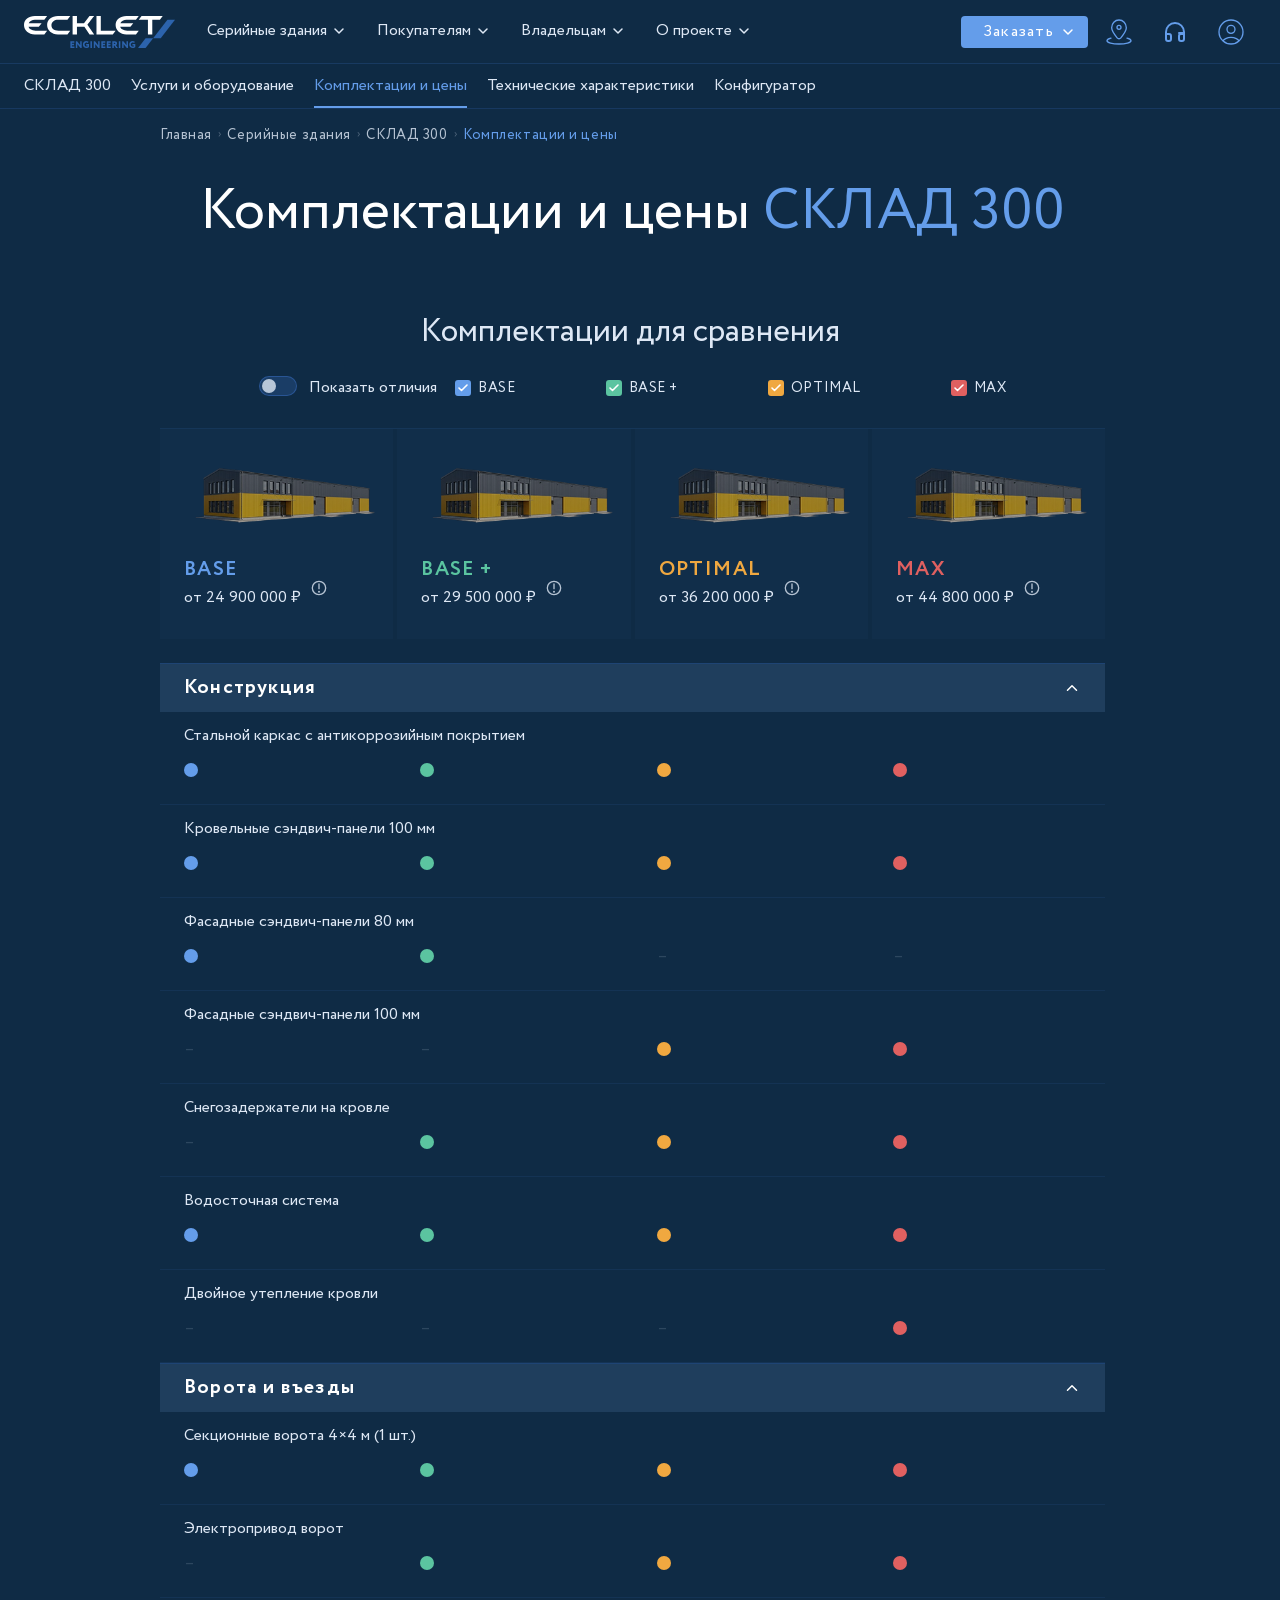
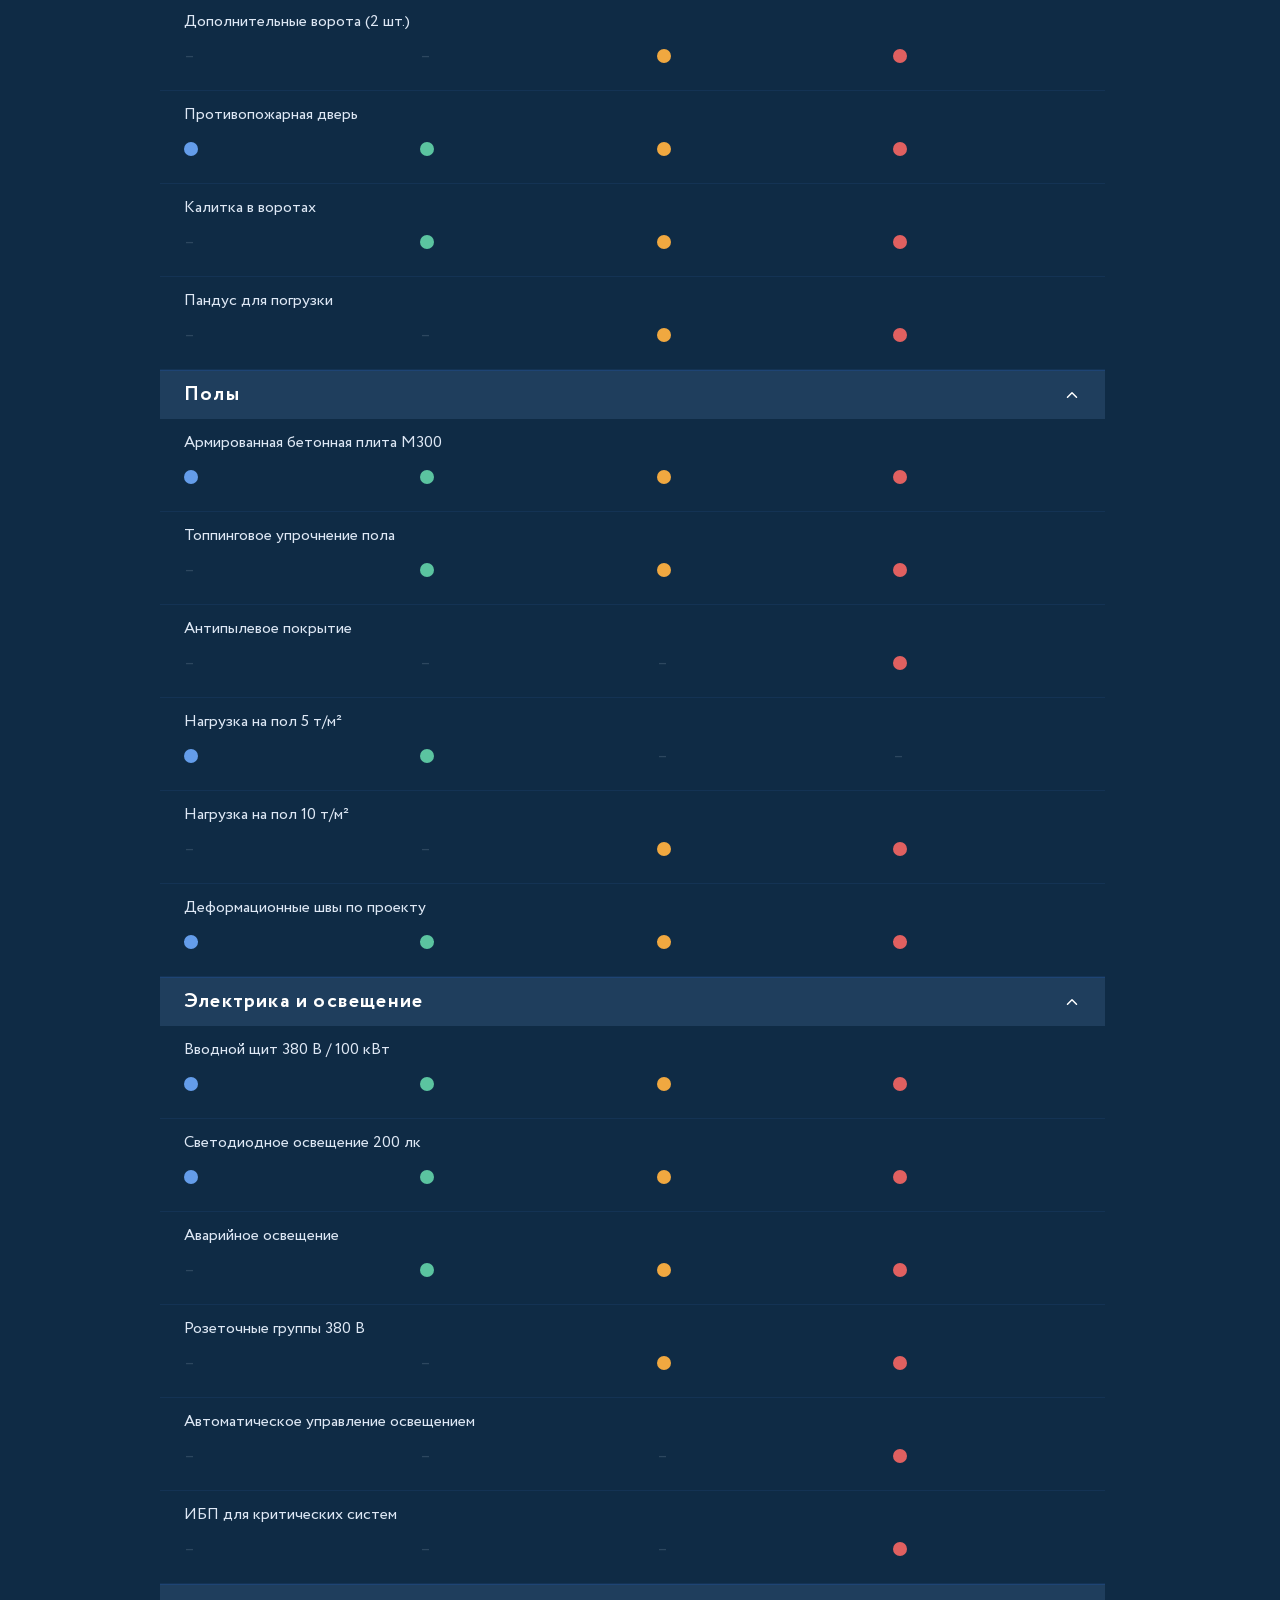
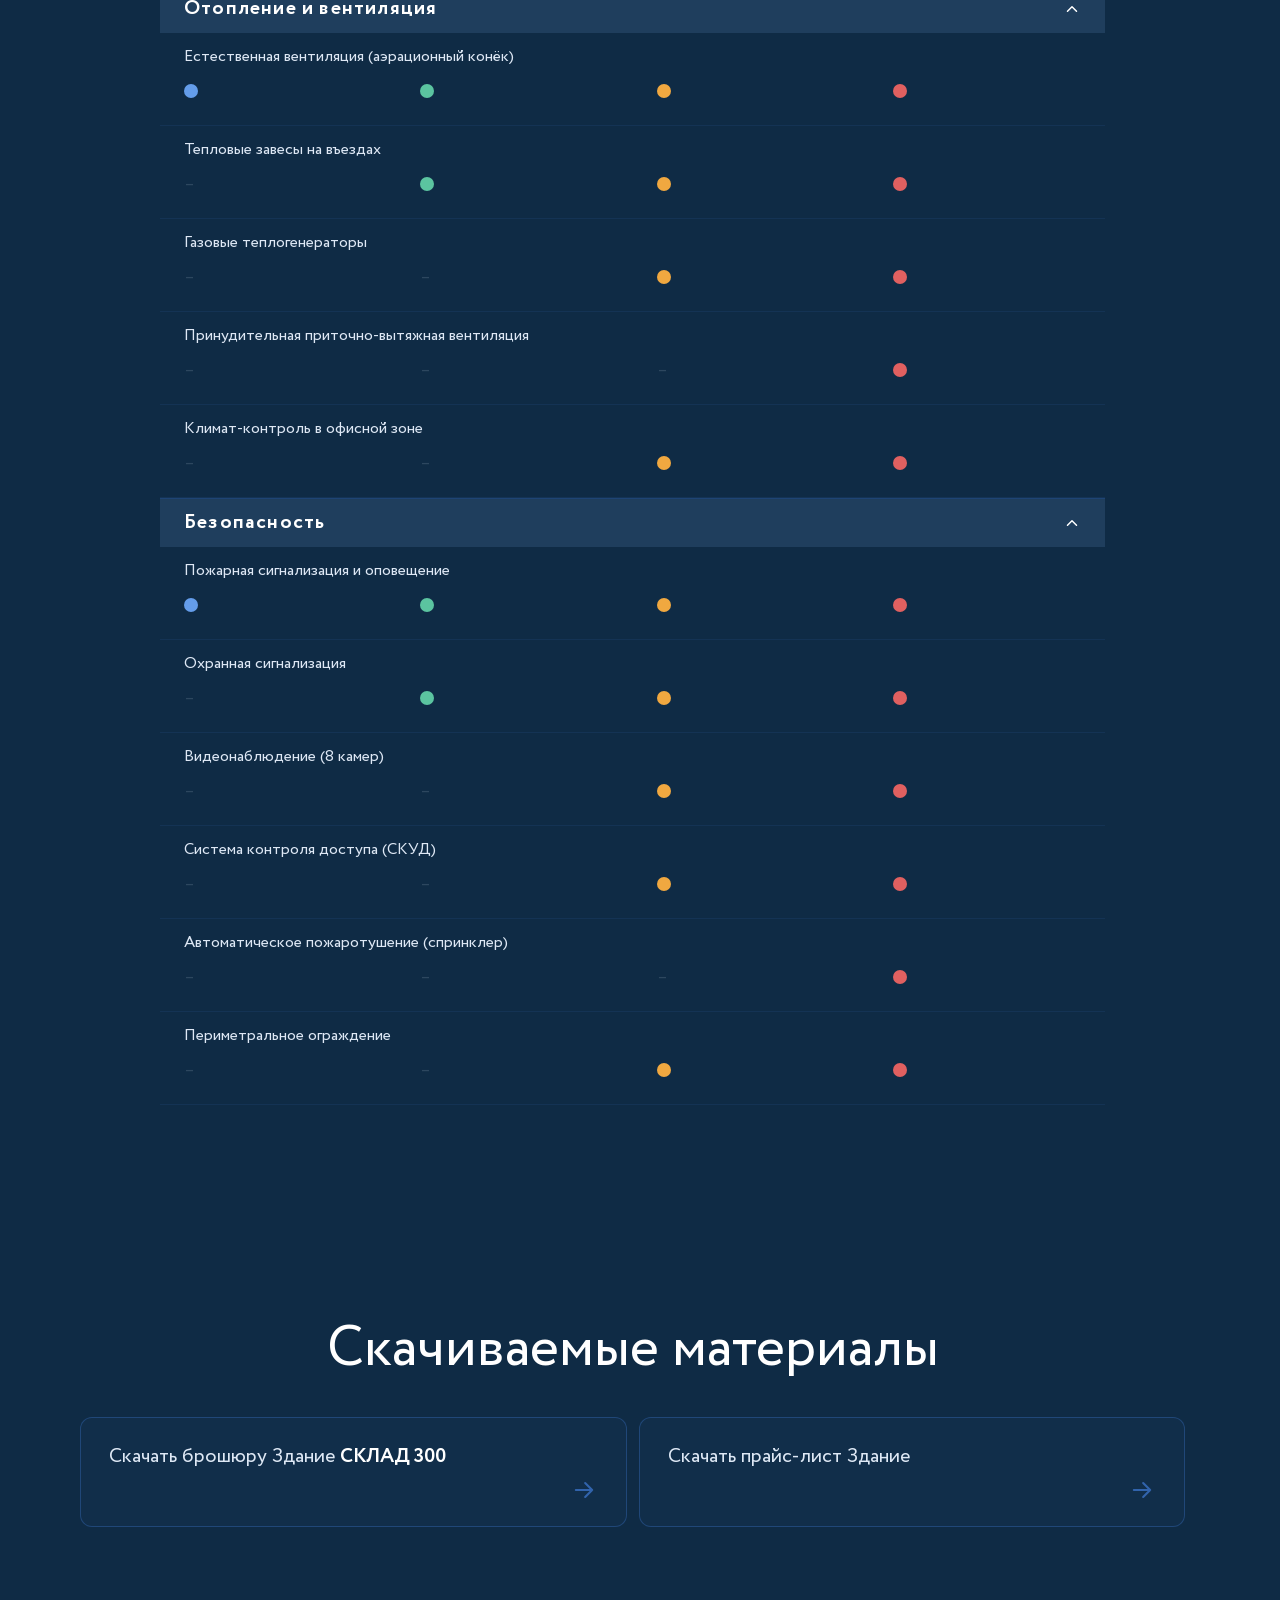
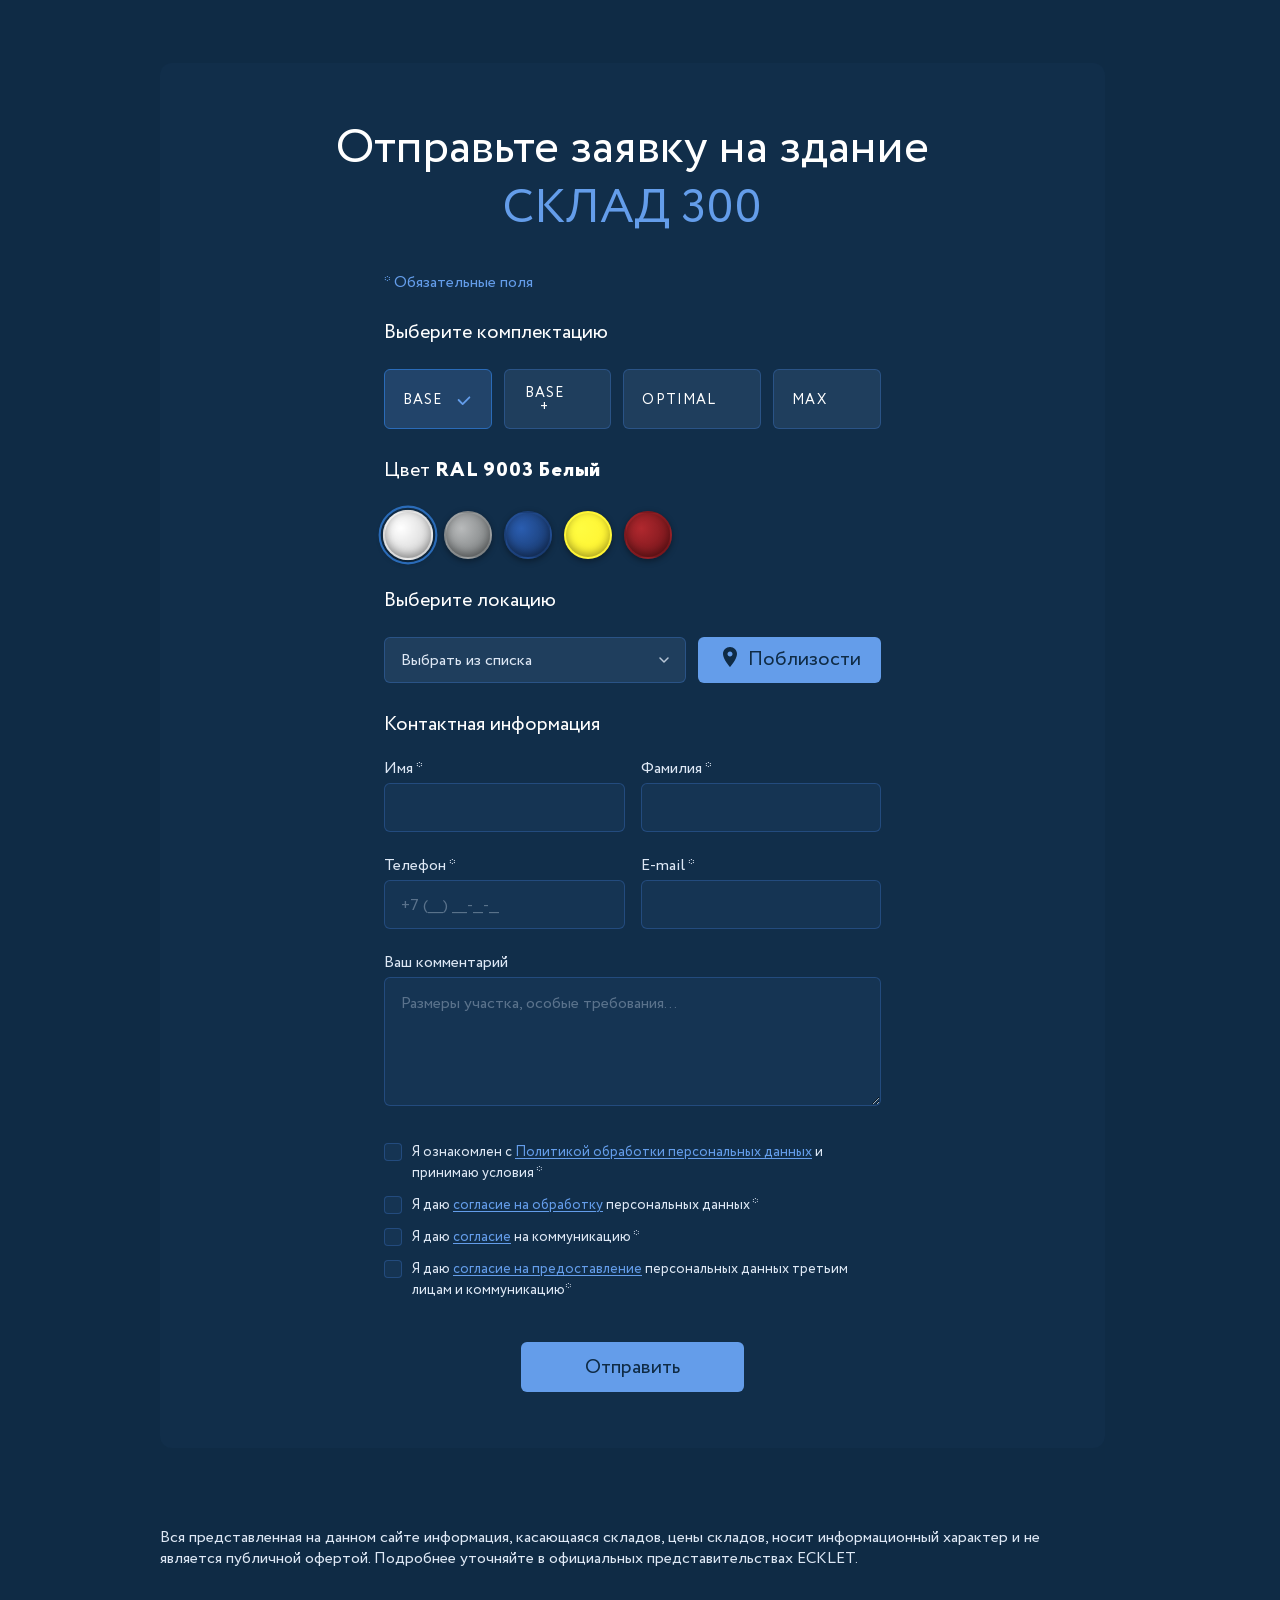
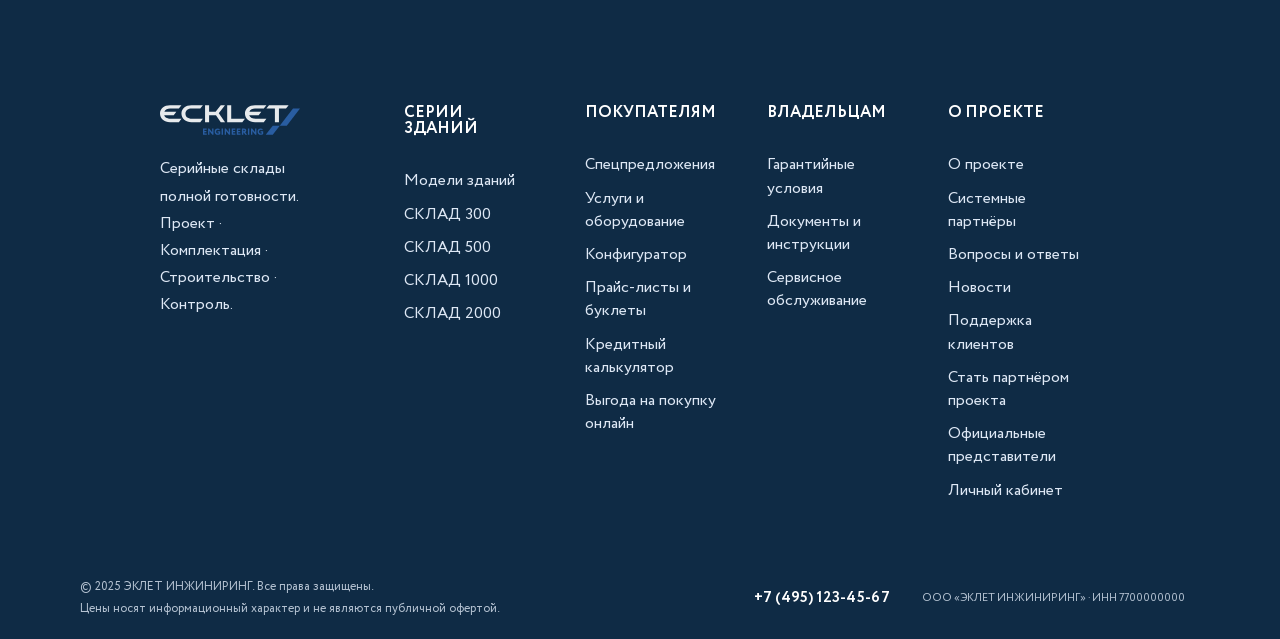
<file: complete.html>
﻿<!DOCTYPE html>
<html lang="ru">

<head>
  <meta charset="UTF-8">
  <meta name="viewport" content="width=device-width, initial-scale=1.0">
  <title>Комплектации и цены — ЭКЛЕТ ИНЖИНИРИНГ</title>

  <link rel="stylesheet" href="styles/styles.css">
  <style>
    #page-content {
      opacity: 0;
      transition: opacity 0.45s ease;
    }

    #page-content.page-visible {
      opacity: 1;
    }
  </style>
</head>

<body>

  <!-- NAV -->
  <nav class="header-nav">
    <a class="nav-logo" href="index.html">
      <svg width="151" height="32" viewBox="0 0 151 32" fill="none" xmlns="http://www.w3.org/2000/svg">
        <path fill-rule="evenodd" clip-rule="evenodd"
          d="M33.9442 3.66504H43.4512L46.2546 0.0148926H33.9442C27.6976 0.0148926 23.127 3.64983 23.127 9.03379C23.127 14.4178 27.6976 18.4025 33.9442 18.4025H43.4512L46.2546 14.7676H36.3667C31.4303 14.7676 27.4386 13.5356 27.4386 9.2163C27.4539 5.59657 30.6381 3.66504 33.9442 3.66504Z"
          fill="white" />
        <path fill-rule="evenodd" clip-rule="evenodd"
          d="M10.8173 3.66535H20.3243L23.1276 0H10.8173C4.57067 0 0 3.63493 0 9.0189C0 14.4029 4.57067 18.3876 10.8173 18.3876H20.3243L23.1276 14.7527H13.2397C8.98899 14.7527 5.4391 13.8249 4.5402 10.8135H14.809L17.6123 7.16341H4.70779C5.6524 4.88207 8.19674 3.68056 10.8173 3.66535Z"
          fill="white" />
        <path fill-rule="evenodd" clip-rule="evenodd"
          d="M76.8035 0.0148926H72.4766V18.4177H88.7786L91.6125 14.7828H76.8035V0.0148926Z" fill="white" />
        <path fill-rule="evenodd" clip-rule="evenodd"
          d="M117.574 0.0148926L114.725 3.66504H123.927V18.4177H128.284V3.66504H135.887L138.721 0.0148926H117.574Z"
          fill="white" />
        <path fill-rule="evenodd" clip-rule="evenodd"
          d="M70.1294 0.0148926H65.4978L59.9978 7.1783H52.9589V0.0148926H48.6016V18.4177H52.9589V10.8284H60.3787L65.5588 18.4025H70.1751L63.4258 8.74482C63.4106 8.76003 70.1294 0.0148926 70.1294 0.0148926Z"
          fill="white" />
        <path fill-rule="evenodd" clip-rule="evenodd"
          d="M102.444 3.66535H111.951L114.755 0H102.444C96.1976 0 91.627 3.63493 91.627 9.0189C91.627 14.4029 96.1976 18.3876 102.444 18.3876H111.951L114.755 14.7527H104.867C100.616 14.7527 97.0661 13.8249 96.1672 10.8135H106.436L109.239 7.16341H96.3348C97.2794 4.88207 99.8237 3.66535 102.444 3.66535Z"
          fill="white" />
        <path fill-rule="evenodd" clip-rule="evenodd" d="M129.152 22.2052L143.443 3.66553H151L136.709 22.2052H129.152Z"
          fill="#2C63AC" />
        <path fill-rule="evenodd" clip-rule="evenodd"
          d="M114.039 31.9994L121.596 22.2048H129.153L121.596 31.9994H114.039Z" fill="#2C63AC" />
        <path
          d="M46.3613 31.8783V25.2168H50.3226V26.6465H47.8849V27.8175H50.0331V29.2472H47.8849V30.4639H50.414V31.8935H46.3613V31.8783ZM57.6814 31.8783H56.4625L53.2935 27.8784V31.8783H51.8614V25.2168H53.0802L56.2492 29.232V25.2168H57.6814V31.8783ZM62.1454 29.5057V28.0761H64.9944V31.057C64.6695 31.3675 64.2791 31.6014 63.8518 31.7414C63.4177 31.9036 62.9592 31.9911 62.4958 32C61.3684 32 60.4847 31.6958 59.8601 31.0723C59.2354 30.4487 58.9154 29.6122 58.9154 28.5628C58.9154 27.5742 59.2202 26.7529 59.8448 26.0989C60.4695 25.4449 61.277 25.1104 62.313 25.1104C63.1814 25.1104 63.9127 25.3385 64.5069 25.81L63.867 27.0419C63.6973 26.8828 63.4944 26.7633 63.2728 26.6921C63.0235 26.6025 62.7607 26.5562 62.4958 26.5552C62.2393 26.5422 61.9828 26.5814 61.7419 26.6703C61.5009 26.7592 61.2806 26.8959 61.0941 27.0723C60.7285 27.4221 60.5609 27.924 60.5609 28.578C60.5478 28.8469 60.5883 29.1156 60.6798 29.3688C60.7713 29.622 60.9121 29.8546 61.0941 30.0533C61.2827 30.2374 61.507 30.381 61.7534 30.4752C61.9997 30.5694 62.2627 30.6121 62.5263 30.6008C62.7341 30.6012 62.9404 30.5652 63.1357 30.4943C63.2965 30.4479 63.4466 30.3704 63.5775 30.2662V29.5361L62.1454 29.5057ZM66.4266 31.8783V25.2168H67.9501V31.8935H66.4266V31.8783ZM75.5984 31.8783H74.3796L71.2106 27.8784V31.8783H69.7784V25.2168H70.9973L74.1663 29.232V25.2168H75.5984V31.8783ZM77.32 31.8783V25.2168H81.2813V26.6465H78.8436V27.8175H80.9918V29.2472H78.8436V30.4639H81.3727V31.8935H77.32V31.8783ZM82.8048 31.8783V25.2168H86.7661V26.6465H84.3284V27.8175H86.4766V29.2472H84.3436V30.4639H86.8727V31.8935H82.8048V31.8783ZM89.8284 31.8783H88.3049V25.2168C88.442 25.2168 88.8534 25.2168 89.5085 25.2016C90.1636 25.1864 90.5293 25.1864 90.575 25.1864C91.4434 25.1864 92.0681 25.3841 92.4642 25.7643C92.8603 26.1446 93.0584 26.6617 93.0584 27.3309C93.0584 28.2434 92.6775 28.8822 91.931 29.2624L93.8811 31.8935H92.0224L90.3922 29.5514H89.8284V31.8783ZM90.4988 26.6312C90.4683 26.6312 90.255 26.6312 89.8284 26.6465V28.1217H90.3769C91.0778 28.1217 91.4129 27.8632 91.4129 27.3461C91.4282 26.8594 91.1082 26.6312 90.4988 26.6312ZM94.8257 31.8783V25.2168H96.3493V31.8935H94.8257V31.8783ZM103.982 31.8783H102.763L99.5945 27.8784V31.8783H98.1623V25.2168H99.3812L102.55 29.232V25.2168H103.982V31.8783ZM108.462 29.5057V28.0761H111.311V31.057C110.986 31.3675 110.595 31.6014 110.168 31.7414C109.734 31.9036 109.275 31.9911 108.812 32C107.685 32 106.801 31.6958 106.176 31.0723C105.552 30.4487 105.232 29.6122 105.232 28.5628C105.232 27.5742 105.536 26.7529 106.161 26.0989C106.786 25.4449 107.593 25.1104 108.629 25.1104C109.498 25.1104 110.229 25.3385 110.823 25.81L110.183 27.0419C110.014 26.8828 109.811 26.7633 109.589 26.6921C109.34 26.6025 109.077 26.5562 108.812 26.5552C108.555 26.5422 108.299 26.5814 108.058 26.6703C107.817 26.7592 107.597 26.8959 107.41 27.0723C107.045 27.4221 106.877 27.924 106.877 28.578C106.864 28.8469 106.904 29.1156 106.996 29.3688C107.087 29.622 107.228 29.8546 107.41 30.0533C107.599 30.2374 107.823 30.381 108.07 30.4752C108.316 30.5694 108.579 30.6121 108.842 30.6008C109.05 30.6012 109.257 30.5652 109.452 30.4943C109.613 30.4479 109.763 30.3704 109.894 30.2662V29.5361L108.462 29.5057Z"
          fill="#2C63AC" />
      </svg>
    </a>

    <ul class="nav-links">
      <li class="nav-item--has-dropdown">
      <button type="button" class="nav-dd-trigger" aria-expanded="false" aria-haspopup="true">
        Серийные здания
        <svg class="nav-chevron" width="12" height="12" viewBox="0 0 12 12" fill="none" xmlns="http://www.w3.org/2000/svg">
          <path d="M2 4L6 8L10 4" stroke="currentColor" stroke-width="1.5" stroke-linecap="round" stroke-linejoin="round"/>
        </svg>
      </button>
      <div class="nav-dropdown" role="menu">
        <div class="nav-dropdown__inner">
          <a href="sclad.html?model=0" class="nav-dd-card" role="menuitem">
            <div class="nav-dd-card__img"><img src="images/models-1.png" alt="СКЛАД 300"></div>
            <div class="nav-dd-card__body">
              <div class="nav-dd-card__tag">300 м²</div>
              <div class="nav-dd-card__name">СКЛАД 300</div>
              <div class="nav-dd-card__price">от <strong>24 900 000 ₽</strong><span class="tooltip" style="margin-left:5px"><svg class="tooltip__icon" width="16" height="16" viewBox="0 0 24 24" fill="none" stroke="currentColor" stroke-width="2" stroke-linecap="round" stroke-linejoin="round"><circle cx="12" cy="12" r="10"/><line x1="12" y1="6" x2="12" y2="13"/><line x1="12" y1="17.5" x2="12" y2="17.5" stroke-width="3"/></svg><span class="tooltip__bubble">Средневзвешенная стоимость формируется на дату предоставления информации, которая не является офертой и предназначена исключительно для ознакомительных целей.<br><br>Все технические условия поставки и строительства готового здания определяются техническими условиями в сроки, указанные в графике поставки в договоре. За подробной информацией об условиях покупки готового здания, строительства и дополнительных услугах обращайтесь к официальным представителям.</span></span></div>
              <span class="nav-dd-card__cta">Подробнее →</span>
            </div>
          </a>
          <a href="sclad.html?model=1" class="nav-dd-card" role="menuitem">
            <div class="nav-dd-card__img"><img src="images/models-1.png" alt="СКЛАД 500"></div>
            <div class="nav-dd-card__body">
              <div class="nav-dd-card__tag">500 м²</div>
              <div class="nav-dd-card__name">СКЛАД 500</div>
              <div class="nav-dd-card__price">от <strong>42 500 000 ₽</strong><span class="tooltip" style="margin-left:5px"><svg class="tooltip__icon" width="16" height="16" viewBox="0 0 24 24" fill="none" stroke="currentColor" stroke-width="2" stroke-linecap="round" stroke-linejoin="round"><circle cx="12" cy="12" r="10"/><line x1="12" y1="6" x2="12" y2="13"/><line x1="12" y1="17.5" x2="12" y2="17.5" stroke-width="3"/></svg><span class="tooltip__bubble">Средневзвешенная стоимость формируется на дату предоставления информации, которая не является офертой и предназначена исключительно для ознакомительных целей.<br><br>Все технические условия поставки и строительства готового здания определяются техническими условиями в сроки, указанные в графике поставки в договоре. За подробной информацией об условиях покупки готового здания, строительства и дополнительных услугах обращайтесь к официальным представителям.</span></span></div>
              <span class="nav-dd-card__cta">Подробнее →</span>
            </div>
          </a>
          <a href="sclad.html?model=2" class="nav-dd-card" role="menuitem">
            <div class="nav-dd-card__img"><img src="images/models-1.png" alt="СКЛАД 1000"></div>
            <div class="nav-dd-card__body">
              <div class="nav-dd-card__tag">1 000 м²</div>
              <div class="nav-dd-card__name">СКЛАД 1000</div>
              <div class="nav-dd-card__price">от <strong>79 000 000 ₽</strong><span class="tooltip" style="margin-left:5px"><svg class="tooltip__icon" width="16" height="16" viewBox="0 0 24 24" fill="none" stroke="currentColor" stroke-width="2" stroke-linecap="round" stroke-linejoin="round"><circle cx="12" cy="12" r="10"/><line x1="12" y1="6" x2="12" y2="13"/><line x1="12" y1="17.5" x2="12" y2="17.5" stroke-width="3"/></svg><span class="tooltip__bubble">Средневзвешенная стоимость формируется на дату предоставления информации, которая не является офертой и предназначена исключительно для ознакомительных целей.<br><br>Все технические условия поставки и строительства готового здания определяются техническими условиями в сроки, указанные в графике поставки в договоре. За подробной информацией об условиях покупки готового здания, строительства и дополнительных услугах обращайтесь к официальным представителям.</span></span></div>
              <span class="nav-dd-card__cta">Подробнее →</span>
            </div>
          </a>
          <a href="sclad.html?model=3" class="nav-dd-card" role="menuitem">
            <div class="nav-dd-card__img"><img src="images/models-1.png" alt="СКЛАД 2000"></div>
            <div class="nav-dd-card__body">
              <div class="nav-dd-card__tag">2 000 м²</div>
              <div class="nav-dd-card__name">СКЛАД 2000</div>
              <div class="nav-dd-card__price">от <strong>148 000 000 ₽</strong><span class="tooltip" style="margin-left:5px"><svg class="tooltip__icon" width="16" height="16" viewBox="0 0 24 24" fill="none" stroke="currentColor" stroke-width="2" stroke-linecap="round" stroke-linejoin="round"><circle cx="12" cy="12" r="10"/><line x1="12" y1="6" x2="12" y2="13"/><line x1="12" y1="17.5" x2="12" y2="17.5" stroke-width="3"/></svg><span class="tooltip__bubble">Средневзвешенная стоимость формируется на дату предоставления информации, которая не является офертой и предназначена исключительно для ознакомительных целей.<br><br>Все технические условия поставки и строительства готового здания определяются техническими условиями в сроки, указанные в графике поставки в договоре. За подробной информацией об условиях покупки готового здания, строительства и дополнительных услугах обращайтесь к официальным представителям.</span></span></div>
              <span class="nav-dd-card__cta">Подробнее →</span>
            </div>
          </a>
          <a href="catalog.html" class="nav-dd-all" role="menuitem">
            <svg width="20" height="20" viewBox="0 0 24 24" fill="none" xmlns="http://www.w3.org/2000/svg">
              <path d="M4 6h16M4 12h16M4 18h7" stroke="currentColor" stroke-width="1.5" stroke-linecap="round"/>
              <path d="M15 16l4 4m0 0l4-4m-4 4V12" stroke="currentColor" stroke-width="1.5" stroke-linecap="round" stroke-linejoin="round"/>
            </svg>
            Смотреть<br>все модели
          </a>
        </div>
          <div class="nav-dd-footer">
            <a href="configurator.html" class="nav-dd-footer__item">
              <svg width="20" height="20" viewBox="0 0 24 24" fill="none" stroke="currentColor" stroke-width="1.5"
                stroke-linecap="round" stroke-linejoin="round">
                <circle cx="12" cy="12" r="3" />
                <path d="M19.07 4.93a10 10 0 0 1 0 14.14M4.93 4.93a10 10 0 0 0 0 14.14" />
                <path d="M15.54 8.46a5 5 0 0 1 0 7.07M8.46 8.46a5 5 0 0 0 0 7.07" />
              </svg>
              <span>Конфигуратор зданий</span>
            </a>
            <a href="offer.html" class="nav-dd-footer__item">
              <svg width="20" height="20" viewBox="0 0 24 24" fill="none" stroke="currentColor" stroke-width="1.5"
                stroke-linecap="round" stroke-linejoin="round">
                <rect x="1" y="4" width="22" height="16" rx="2" ry="2" />
                <line x1="1" y1="10" x2="23" y2="10" />
              </svg>
              <span>Заказать онлайн</span>
            </a>
            <a href="offer.html" class="nav-dd-footer__item">
              <svg width="20" height="20" viewBox="0 0 24 24" fill="none" stroke="currentColor" stroke-width="1.5"
                stroke-linecap="round" stroke-linejoin="round">
                <path
                  d="M22 16.92v3a2 2 0 0 1-2.18 2 19.79 19.79 0 0 1-8.63-3.07A19.5 19.5 0 0 1 4.69 12 19.79 19.79 0 0 1 1.61 3.41 2 2 0 0 1 3.6 1h3a2 2 0 0 1 2 1.72c.13.96.36 1.9.7 2.81a2 2 0 0 1-.45 2.11L7.91 8.59a16 16 0 0 0 6.06 6.06l.95-.95a2 2 0 0 1 2.11-.45c.91.34 1.85.57 2.81.7A2 2 0 0 1 22 16.92z" />
              </svg>
              <span>Заказать звонок</span>
            </a>
            <a href="complete.html" class="nav-dd-footer__item">
              <svg width="20" height="20" viewBox="0 0 24 24" fill="none" stroke="currentColor" stroke-width="1.5"
                stroke-linecap="round" stroke-linejoin="round">
                <polyline points="9 11 12 14 22 4" />
                <path d="M21 12v7a2 2 0 0 1-2 2H5a2 2 0 0 1-2-2V5a2 2 0 0 1 2-2h11" />
              </svg>
              <span>Комплектации</span>
            </a>
            <a href="project.html" class="nav-dd-footer__item">
              <svg width="20" height="20" viewBox="0 0 24 24" fill="none" stroke="currentColor" stroke-width="1.5"
                stroke-linecap="round" stroke-linejoin="round">
                <path d="M21 10c0 7-9 13-9 13s-9-6-9-13a9 9 0 0 1 18 0z" />
                <circle cx="12" cy="10" r="3" />
              </svg>
              <span>Выбрать локацию</span>
            </a>
          </div>
      </div>
    </li>
            <li class="nav-item--has-dropdown">
        <button type="button" class="nav-dd-trigger" aria-expanded="false" aria-haspopup="true">
          Покупателям
          <svg class="nav-chevron" width="12" height="12" viewBox="0 0 12 12" fill="none" xmlns="http://www.w3.org/2000/svg">
            <path d="M2 4L6 8L10 4" stroke="currentColor" stroke-width="1.5" stroke-linecap="round" stroke-linejoin="round"/>
          </svg>
        </button>
        <div class="nav-dropdown" role="menu">
          <div class="nav-dd-cols">
            <div class="nav-dd-col">
              <div class="nav-dd-col__title">Выбор здания</div>
              <ul class="nav-dd-col__list">
                <li><a href="catalog.html" class="nav-dd-col__link">Каталог серийных складов</a></li>
                <li><a href="configurator.html" class="nav-dd-col__link">Конфигуратор</a></li>
                <li><a href="specs.html" class="nav-dd-col__link">Технические характеристики</a></li>
                <li><a href="complete.html" class="nav-dd-col__link">Комплектации</a></li>
                <li><a href="offer.html" class="nav-dd-col__link">Спецпредложения</a></li>
              </ul>
            </div>
            <div class="nav-dd-col">
              <div class="nav-dd-col__title">Покупка</div>
              <ul class="nav-dd-col__list">
                <li><a href="buyers.html" class="nav-dd-col__link">Условия приобретения</a></li>
                <li><a href="complete.html" class="nav-dd-col__link">Комплектации и опции</a></li>
                <li><a href="offer.html" class="nav-dd-col__link">Заказать онлайн</a></li>
                <li><a href="project.html" class="nav-dd-col__link">Выбрать локацию</a></li>
                <li><a href="buyers.html" class="nav-dd-col__link">Корпоративным клиентам</a></li>
              </ul>
            </div>
            <div class="nav-dd-col">
              <div class="nav-dd-col__title">Финансирование</div>
              <ul class="nav-dd-col__list">
                <li><a href="buyers.html" class="nav-dd-col__link">Проектное финансирование</a></li>
                <li><a href="buyers.html" class="nav-dd-col__link">Лизинг</a></li>
                <li><a href="buyers.html" class="nav-dd-col__link">Рассрочка платежа</a></li>
                <li><a href="buyers.html" class="nav-dd-col__link">Калькулятор стоимости</a></li>
              </ul>
            </div>
            <div class="nav-dd-col">
              <div class="nav-dd-col__title">Сервис</div>
              <ul class="nav-dd-col__list">
                <li><a href="buyers.html" class="nav-dd-col__link">Сервисный контракт</a></li>
                <li><a href="buyers.html" class="nav-dd-col__link">Гарантийные условия</a></li>
                <li><a href="equipment.html" class="nav-dd-col__link">Услуги и оборудование</a></li>
                <li><a href="buyers.html" class="nav-dd-col__link">Документация</a></li>
              </ul>
            </div>
          </div>
          <div class="nav-dd-footer nav-dd-footer--3">
            <a href="configurator.html" class="nav-dd-footer__item">
              <svg width="20" height="20" viewBox="0 0 24 24" fill="none" stroke="currentColor" stroke-width="1.5" stroke-linecap="round" stroke-linejoin="round">
                <circle cx="12" cy="12" r="3"/>
                <path d="M19.07 4.93a10 10 0 0 1 0 14.14M4.93 4.93a10 10 0 0 0 0 14.14"/>
                <path d="M15.54 8.46a5 5 0 0 1 0 7.07M8.46 8.46a5 5 0 0 0 0 7.07"/>
              </svg>
              <span>Конфигуратор зданий</span>
            </a>
            <a href="buyers.html" class="nav-dd-footer__item">
              <svg width="20" height="20" viewBox="0 0 24 24" fill="none" stroke="currentColor" stroke-width="1.5" stroke-linecap="round" stroke-linejoin="round">
                <rect x="2" y="3" width="20" height="14" rx="2"/>
                <path d="M8 21h8M12 17v4"/>
              </svg>
              <span>Рассчитать стоимость</span>
            </a>
            <a href="offer.html" class="nav-dd-footer__item">
              <svg width="20" height="20" viewBox="0 0 24 24" fill="none" stroke="currentColor" stroke-width="1.5" stroke-linecap="round" stroke-linejoin="round">
                <path d="M22 16.92v3a2 2 0 0 1-2.18 2 19.79 19.79 0 0 1-8.63-3.07A19.5 19.5 0 0 1 4.69 12 19.79 19.79 0 0 1 1.61 3.41 2 2 0 0 1 3.6 1h3a2 2 0 0 1 2 1.72c.13.96.36 1.9.7 2.81a2 2 0 0 1-.45 2.11L7.91 8.59a16 16 0 0 0 6.06 6.06l.95-.95a2 2 0 0 1 2.11-.45c.91.34 1.85.57 2.81.7A2 2 0 0 1 22 16.92z"/>
              </svg>
              <span>Заказать звонок</span>
            </a>
          </div>
        </div>
      </li>
            <li class="nav-item--has-dropdown">
        <button type="button" class="nav-dd-trigger" aria-expanded="false" aria-haspopup="true">
          Владельцам
          <svg class="nav-chevron" width="12" height="12" viewBox="0 0 12 12" fill="none" xmlns="http://www.w3.org/2000/svg">
            <path d="M2 4L6 8L10 4" stroke="currentColor" stroke-width="1.5" stroke-linecap="round" stroke-linejoin="round"/>
          </svg>
        </button>
        <div class="nav-dropdown" role="menu">
          <div class="nav-dd-cols">
            <div class="nav-dd-col">
              <div class="nav-dd-col__title">Гарантия и поддержка</div>
              <ul class="nav-dd-col__list">
                <li><a href="owners.html" class="nav-dd-col__link">Гарантийные обязательства</a></li>
                <li><a href="owners.html" class="nav-dd-col__link">Регламент обслуживания</a></li>
                <li><a href="owners.html" class="nav-dd-col__link">Руководство пользователя</a></li>
                <li><a href="owners.html" class="nav-dd-col__link">Поддержка клиентов</a></li>
              </ul>
            </div>
            <div class="nav-dd-col">
              <div class="nav-dd-col__title">Сервисные услуги</div>
              <ul class="nav-dd-col__list">
                <li><a href="owners.html" class="nav-dd-col__link">Подать заявку на сервис</a></li>
                <li><a href="buyers.html" class="nav-dd-col__link">Сервисный контракт</a></li>
                <li><a href="owners.html" class="nav-dd-col__link">Плановый ремонт</a></li>
                <li><a href="owners.html" class="nav-dd-col__link">Аварийная поддержка</a></li>
                <li><a href="equipment.html" class="nav-dd-col__link">Услуги и оборудование</a></li>
              </ul>
            </div>
            <div class="nav-dd-col">
              <div class="nav-dd-col__title">Документация</div>
              <ul class="nav-dd-col__list">
                <li><a href="owners.html" class="nav-dd-col__link">Техническая документация</a></li>
                <li><a href="owners.html" class="nav-dd-col__link">Паспорт здания</a></li>
                <li><a href="owners.html" class="nav-dd-col__link">Исполнительная документация</a></li>
                <li><a href="owners.html" class="nav-dd-col__link">Схемы и чертежи</a></li>
              </ul>
            </div>
            <div class="nav-dd-col">
              <div class="nav-dd-col__title">Цифровые сервисы</div>
              <ul class="nav-dd-col__list">
                <li><a href="owners.html" class="nav-dd-col__link">Личный кабинет</a></li>
                <li><a href="owners.html" class="nav-dd-col__link">Мобильное приложение</a></li>
                <li><a href="owners.html" class="nav-dd-col__link">Управление объектом</a></li>
                <li><a href="owners.html" class="nav-dd-col__link">Сообщество владельцев</a></li>
              </ul>
            </div>
          </div>
          <div class="nav-dd-footer nav-dd-footer--3">
            <a href="owners.html" class="nav-dd-footer__item">
              <svg width="20" height="20" viewBox="0 0 24 24" fill="none" stroke="currentColor" stroke-width="1.5" stroke-linecap="round" stroke-linejoin="round">
                <path d="M14.7 6.3a1 1 0 0 0 0 1.4l1.6 1.6a1 1 0 0 0 1.4 0l3.77-3.77a6 6 0 0 1-7.94 7.94l-6.91 6.91a2.12 2.12 0 0 1-3-3l6.91-6.91a6 6 0 0 1 7.94-7.94l-3.76 3.76z"/>
              </svg>
              <span>Подать заявку на сервис</span>
            </a>
            <a href="owners.html" class="nav-dd-footer__item">
              <svg width="20" height="20" viewBox="0 0 24 24" fill="none" stroke="currentColor" stroke-width="1.5" stroke-linecap="round" stroke-linejoin="round">
                <path d="M14 2H6a2 2 0 0 0-2 2v16a2 2 0 0 0 2 2h12a2 2 0 0 0 2-2V8z"/>
                <polyline points="14 2 14 8 20 8"/>
                <line x1="16" y1="13" x2="8" y2="13"/>
                <line x1="16" y1="17" x2="8" y2="17"/>
                <polyline points="10 9 9 9 8 9"/>
              </svg>
              <span>Документация</span>
            </a>
            <a href="owners.html" class="nav-dd-footer__item">
              <svg width="20" height="20" viewBox="0 0 24 24" fill="none" stroke="currentColor" stroke-width="1.5" stroke-linecap="round" stroke-linejoin="round">
                <path d="M20 21v-2a4 4 0 0 0-4-4H8a4 4 0 0 0-4 4v2"/>
                <circle cx="12" cy="7" r="4"/>
              </svg>
              <span>Личный кабинет</span>
            </a>
          </div>
        </div>
      </li>
            <li class="nav-item--has-dropdown">
        <button type="button" class="nav-dd-trigger" aria-expanded="false" aria-haspopup="true">
          О проекте
          <svg class="nav-chevron" width="12" height="12" viewBox="0 0 12 12" fill="none" xmlns="http://www.w3.org/2000/svg">
            <path d="M2 4L6 8L10 4" stroke="currentColor" stroke-width="1.5" stroke-linecap="round" stroke-linejoin="round"/>
          </svg>
        </button>
        <div class="nav-dropdown" role="menu">
          <div class="nav-dd-cols">
            <div class="nav-dd-col">
              <div class="nav-dd-col__title">О компании</div>
              <ul class="nav-dd-col__list">
                <li><a href="project.html" class="nav-dd-col__link">О проекте</a></li>
                <li><a href="project.html" class="nav-dd-col__link">Системные партнеры</a></li>
                <li><a href="project.html" class="nav-dd-col__link">Вопросы и ответы</a></li>
                <li><a href="project.html" class="nav-dd-col__link">Новости</a></li>
                <li><a href="project.html" class="nav-dd-col__link">Поддержка клиентов</a></li>
                <li><a href="project.html" class="nav-dd-col__link">Стать партнёром проекта</a></li>
              </ul>
            </div>
            <div class="nav-dd-col">
              <div class="nav-dd-col__title">Производство</div>
              <ul class="nav-dd-col__list">
                <li><a href="project.html" class="nav-dd-col__link">Технологии строительства</a></li>
                <li><a href="project.html" class="nav-dd-col__link">Контроль качества</a></li>
                <li><a href="project.html" class="nav-dd-col__link">Сертификаты и лицензии</a></li>
                <li><a href="project.html" class="nav-dd-col__link">Реализованные объекты</a></li>
                <li><a href="project.html" class="nav-dd-col__link">Стать партнёром</a></li>
              </ul>
            </div>
            <div class="nav-dd-col">
              <div class="nav-dd-col__title">Юридическая информация</div>
              <ul class="nav-dd-col__list">
                <li><a href="project.html" class="nav-dd-col__link">Пользовательское соглашение</a></li>
                <li><a href="project.html" class="nav-dd-col__link">Согласие на обработку ПД</a></li>
                <li><a href="project.html" class="nav-dd-col__link">Согласие на предоставление ПД третьим лицам</a></li>
                <li><a href="project.html" class="nav-dd-col__link">Правила дистанционной продажи</a></li>
                <li><a href="project.html" class="nav-dd-col__link">Политика конфиденциальности</a></li>
              </ul>
            </div>
            <div class="nav-dd-col">
              <div class="nav-dd-col__title">Контакты</div>
              <ul class="nav-dd-col__list">
                <li><a href="project.html" class="nav-dd-col__link">Головной офис</a></li>
                <li><a href="project.html" class="nav-dd-col__link">Региональные представительства</a></li>
                <li><a href="project.html" class="nav-dd-col__link">Отдел продаж</a></li>
                <li><a href="project.html" class="nav-dd-col__link">Пресс-служба</a></li>
              </ul>
            </div>
          </div>
          <div class="nav-dd-footer nav-dd-footer--3">
            <a href="project.html" class="nav-dd-footer__item">
              <svg width="20" height="20" viewBox="0 0 24 24" fill="none" stroke="currentColor" stroke-width="1.5" stroke-linecap="round" stroke-linejoin="round">
                <circle cx="12" cy="12" r="10"/>
                <line x1="12" y1="8" x2="12" y2="12"/>
                <line x1="12" y1="16" x2="12.01" y2="16"/>
              </svg>
              <span>О компании</span>
            </a>
            <a href="project.html" class="nav-dd-footer__item">
              <svg width="20" height="20" viewBox="0 0 24 24" fill="none" stroke="currentColor" stroke-width="1.5" stroke-linecap="round" stroke-linejoin="round">
                <polygon points="12 2 15.09 8.26 22 9.27 17 14.14 18.18 21.02 12 17.77 5.82 21.02 7 14.14 2 9.27 8.91 8.26 12 2"/>
              </svg>
              <span>Реализованные объекты</span>
            </a>
            <a href="project.html" class="nav-dd-footer__item">
              <svg width="20" height="20" viewBox="0 0 24 24" fill="none" stroke="currentColor" stroke-width="1.5" stroke-linecap="round" stroke-linejoin="round">
                <path d="M22 16.92v3a2 2 0 0 1-2.18 2 19.79 19.79 0 0 1-8.63-3.07A19.5 19.5 0 0 1 4.69 12 19.79 19.79 0 0 1 1.61 3.41 2 2 0 0 1 3.6 1h3a2 2 0 0 1 2 1.72c.13.96.36 1.9.7 2.81a2 2 0 0 1-.45 2.11L7.91 8.59a16 16 0 0 0 6.06 6.06l.95-.95a2 2 0 0 1 2.11-.45c.91.34 1.85.57 2.81.7A2 2 0 0 1 22 16.92z"/>
              </svg>
              <span>Связаться с нами</span>
            </a>
          </div>
        </div>
      </li>
    </ul>

    <div class="nav-right">
      <div class="nav-item--has-dropdown">
          <button type="button" class="cat-nav-cta nav-dd-trigger" aria-expanded="false" aria-haspopup="true">
            Заказать
            <svg class="nav-chevron" width="12" height="12" viewBox="0 0 12 12" fill="none" xmlns="http://www.w3.org/2000/svg">
              <path d="M2 4L6 8L10 4" stroke="currentColor" stroke-width="1.5" stroke-linecap="round" stroke-linejoin="round"/>
            </svg>
          </button>
          <div class="nav-dropdown" role="menu">
            <div class="nav-dd-order">
              <a href="order.html" class="nav-dd-order__card" role="menuitem">
                <svg width="32" height="32" viewBox="0 0 24 24" fill="none" stroke="currentColor" stroke-width="1.5" stroke-linecap="round" stroke-linejoin="round">
                  <rect x="2" y="3" width="20" height="14" rx="2" ry="2"/>
                  <line x1="8" y1="21" x2="16" y2="21"/>
                  <line x1="12" y1="17" x2="12" y2="21"/>
                </svg>
                <span class="nav-dd-order__title">Заказать онлайн</span>
                <span class="nav-dd-order__sub">Оформите заявку за 5 минут на сайте</span>
              </a>
              <a href="procedure.html" class="nav-dd-order__card" role="menuitem">
                <svg width="32" height="32" viewBox="0 0 24 24" fill="none" stroke="currentColor" stroke-width="1.5" stroke-linecap="round" stroke-linejoin="round">
                  <path d="M14 2H6a2 2 0 0 0-2 2v16a2 2 0 0 0 2 2h12a2 2 0 0 0 2-2V8z"/>
                  <polyline points="14 2 14 8 20 8"/>
                  <line x1="16" y1="13" x2="8" y2="13"/>
                  <line x1="16" y1="17" x2="8" y2="17"/>
                  <polyline points="10 9 9 9 8 9"/>
                </svg>
                <span class="nav-dd-order__title">Порядок приобретения</span>
                <span class="nav-dd-order__sub">Условия, этапы сделки и документы</span>
              </a>
              <button type="button" class="nav-dd-order__card" onclick="openModal()" role="menuitem">
                <svg width="32" height="32" viewBox="0 0 24 24" fill="none" stroke="currentColor" stroke-width="1.5" stroke-linecap="round" stroke-linejoin="round">
                  <path d="M22 16.92v3a2 2 0 0 1-2.18 2 19.79 19.79 0 0 1-8.63-3.07A19.5 19.5 0 0 1 4.69 12 19.79 19.79 0 0 1 1.61 3.41 2 2 0 0 1 3.6 1h3a2 2 0 0 1 2 1.72c.13.96.36 1.9.7 2.81a2 2 0 0 1-.45 2.11L7.91 8.59a16 16 0 0 0 6.06 6.06l.95-.95a2 2 0 0 1 2.11-.45c.91.34 1.85.57 2.81.7A2 2 0 0 1 22 16.92z"/>
                </svg>
                <span class="nav-dd-order__title">Заказать звонок</span>
                <span class="nav-dd-order__sub">Перезвоним в течение часа</span>
              </button>
            </div>
          </div>
        </div>
      <a href="/" class="sales-territory">
        <svg width="32" height="32" viewBox="0 0 32 32" fill="none" xmlns="http://www.w3.org/2000/svg">
          <path
            d="M8 22.1821C5.545 22.7924 4 23.6794 4 24.6667C4 26.5076 9.37258 28 16 28C22.6274 28 28 26.5076 28 24.6667C28 23.6794 26.455 22.7924 24 22.1821M23.3333 11.7778C23.3333 14.6525 20.0489 19.1536 17.8761 21.8167C16.8935 23.021 15.1065 23.021 14.1239 21.8167C11.9511 19.1536 8.66667 14.6525 8.66667 11.7778C8.66667 7.48223 11.9499 4 16 4C20.0501 4 23.3333 7.48223 23.3333 11.7778ZM18 11.3333C18 12.4379 17.1046 13.3333 16 13.3333C14.8954 13.3333 14 12.4379 14 11.3333C14 10.2288 14.8954 9.33333 16 9.33333C17.1046 9.33333 18 10.2288 18 11.3333Z"
            stroke="#649DEA" stroke-width="1.33333" stroke-linecap="round" stroke-linejoin="round" />
        </svg>
      </a>
      <button type="button" class="support-float-btn" aria-label="Открыть поддержку">
        <svg viewBox="0 0 24 24" width="24" height="24" fill="none" stroke="currentColor" stroke-width="2"
          stroke-linecap="round" stroke-linejoin="round">
          <path d="M3 18v-6a9 9 0 0 1 18 0v6"></path>
          <path
            d="M21 19a2 2 0 0 1-2 2h-1a2 2 0 0 1-2-2v-3a2 2 0 0 1 2-2h3zM3 19a2 2 0 0 0 2 2h1a2 2 0 0 0 2-2v-3a2 2 0 0 0-2-2H3z">
          </path>
          <path d="M20 13h-4"></path>
        </svg>
      </button>
      <a href="/" class="lk-button" aria-label="Личный кабинет">
        <svg width="32" height="32" viewBox="0 0 32 32" fill="none" xmlns="http://www.w3.org/2000/svg">
          <path
            d="M23.9379 24.9996C23.4453 23.6843 20.0792 21.3333 16 21.3333C11.9208 21.3333 8.55471 23.6843 8.06205 24.9996M8.06205 24.9996C10.1775 26.8669 12.9564 28 16 28C19.0436 28 21.8225 26.8669 23.9379 24.9996C26.4289 22.8008 28 19.5838 28 16C28 9.37258 22.6274 4 16 4C9.37258 4 4 9.37258 4 16C4 19.5839 5.57106 22.8008 8.06205 24.9996ZM20 13.3333C20 15.5425 18.2091 17.3333 16 17.3333C13.7909 17.3333 12 15.5425 12 13.3333C12 11.1242 13.7909 9.33333 16 9.33333C18.2091 9.33333 20 11.1242 20 13.3333Z"
            stroke-width="1.33333" />
        </svg>
      </a>
    </div>
  </nav>
  <div class="nav-dd-overlay" aria-hidden="true"></div>
  <!-- ── SUB NAV ── -->
  <nav class="compl-subnav " id="complSubnav">
    <ul class="compl-subnav__list">
      <li class="compl-subnav__item">
        <a href="project.html" class="compl-subnav__link" id="compl-subnav-model">СКЛАД 300</a>
      </li>
      <li class="compl-subnav__item">
        <a href="equipment.html" class="compl-subnav__link" id="compl-link">Услуги и оборудование</a>
      </li>
      <li class="compl-subnav__item">
        <a href="complete.html" class="compl-subnav__link is-active">Комплектации и цены</a>
      </li>
      <li class="compl-subnav__item">
        <a href="specs.html" class="compl-subnav__link" id="compl-specs-link">Технические характеристики</a>
      </li>
      <li class="compl-subnav__item">
        <a href="configurator.html" class="compl-subnav__link">Конфигуратор</a>
      </li>
    </ul>
  </nav>

  <div id="page-content">

    <!-- ── COMPARE TABLE ── -->
    <section class="compl-compare compl-subnav-target section" id="sec-building">

      <!-- Заголовок -->
      <div class="compl-compare__top" id="compareTop">
        <nav class="breadcrumb" aria-label="Хлебные крошки">
          <a href="index.html" class="breadcrumb__item">Главная</a>
          <span class="breadcrumb__sep">›</span>
          <a href="catalog.html" class="breadcrumb__item">Серийные здания</a>
          <span class="breadcrumb__sep">›</span>
          <a href="project.html" class="breadcrumb__item" id="bc-model-link">СКЛАД 300</a>
          <span class="breadcrumb__sep">›</span>
          <span class="breadcrumb__item breadcrumb__item--active">Комплектации и цены</span>
        </nav>
        <h1 class="compl-compare__title section-title--center">Комплектации и цены <span id="compl-title-model">СКЛАД 300</span></h1>
      </div>

      <!-- Управление — становится sticky после прокрутки заголовка -->
      <div class="compl-compare__controls" id="compareControls">
        <div class="compl-compare__controls-main">
          <label class="compl-diff-toggle">
            <input type="checkbox" id="showDiffOnly" class="compl-diff-toggle__input">
            <span class="compl-diff-toggle__track">
              <span class="compl-diff-toggle__knob"></span>
            </span>
            <span class="compl-diff-toggle__label">Показать отличия</span>
          </label>

          <div class="compl-compare__downloads">
            <span class="compl-compare__dl-label">Комплектации для сравнения</span>
            <div class="compl-compare__dl-list" id="compareDlList">
              <label class="compl-compare__vi-toggle" data-vi="0">
                <input type="checkbox" class="compl-compare__vi-cb" checked>
                <span class="compl-compare__vi-check" style="--vi-color:#649dea">
                  <svg width="10" height="8" viewBox="0 0 10 8" fill="none"><path d="M1 4L3.5 6.5L9 1" stroke="white" stroke-width="1.6" stroke-linecap="round" stroke-linejoin="round"/></svg>
                </span>
                <span class="compl-compare__vi-label">BASE</span>
              </label>
              <label class="compl-compare__vi-toggle" data-vi="1">
                <input type="checkbox" class="compl-compare__vi-cb" checked>
                <span class="compl-compare__vi-check" style="--vi-color:#5bc4a0">
                  <svg width="10" height="8" viewBox="0 0 10 8" fill="none"><path d="M1 4L3.5 6.5L9 1" stroke="white" stroke-width="1.6" stroke-linecap="round" stroke-linejoin="round"/></svg>
                </span>
                <span class="compl-compare__vi-label">BASE +</span>
              </label>
              <label class="compl-compare__vi-toggle" data-vi="2">
                <input type="checkbox" class="compl-compare__vi-cb" checked>
                <span class="compl-compare__vi-check" style="--vi-color:#f0a840">
                  <svg width="10" height="8" viewBox="0 0 10 8" fill="none"><path d="M1 4L3.5 6.5L9 1" stroke="white" stroke-width="1.6" stroke-linecap="round" stroke-linejoin="round"/></svg>
                </span>
                <span class="compl-compare__vi-label">OPTIMAL</span>
              </label>
              <label class="compl-compare__vi-toggle" data-vi="3">
                <input type="checkbox" class="compl-compare__vi-cb" checked>
                <span class="compl-compare__vi-check" style="--vi-color:#e06060">
                  <svg width="10" height="8" viewBox="0 0 10 8" fill="none"><path d="M1 4L3.5 6.5L9 1" stroke="white" stroke-width="1.6" stroke-linecap="round" stroke-linejoin="round"/></svg>
                </span>
                <span class="compl-compare__vi-label">MAX</span>
              </label>
            </div>
          </div>
        </div>

        <!-- Компактная шапка — появляется когда controls залипает -->
        <div class="compl-compare__compact-head" id="compareCompactHead"></div>
      </div>

      <!-- Карточки вариантов — НЕ липкие, уходят вместе со страницей -->
      <div class="compl-compare__head" id="compareHead">
        <!-- JS рендерит 4 варианта -->
      </div>

      <!-- Тело таблицы — генерируется через JS -->
      <div class="compl-compare__table" id="compareTable"></div>

    </section>

    

    


    <!-- ── DOWNLOADS ── -->
    <section class="compl-downloads">
      <h2 class="compl-downloads__title section-title--center">Скачиваемые материалы</h2>
      <div class="compl-downloads__grid">

        <a href="#" class="compl-downloads__card" download>
          <span class="compl-downloads__card-label">Скачать брошюру Здание <span class="compl-downloads__series">СКЛАД
              300</span></span>
          <svg class="compl-downloads__arrow" viewBox="0 0 24 24" fill="none">
            <path d="M5 12h14M13 6l6 6-6 6" stroke="currentColor" stroke-width="1.8" stroke-linecap="round"
              stroke-linejoin="round" />
          </svg>
        </a>

        <a href="#" class="compl-downloads__card" download>
          <span class="compl-downloads__card-label">Скачать прайс-лист Здание </span>
          <svg class="compl-downloads__arrow" viewBox="0 0 24 24" fill="none">
            <path d="M5 12h14M13 6l6 6-6 6" stroke="currentColor" stroke-width="1.8" stroke-linecap="round"
              stroke-linejoin="round" />
          </svg>
        </a>

      </div>
    </section>
    <!-- ── CTA FORM ── -->
    <section class="cta-form" id="sec-cta">
      <div class="cta-form__inner">
        <h2 class="cta-form__title">Отправьте заявку на здание <br> <span id="cta-model-name">СКЛАД 300</span></h2>
        <p class="cta-form__required">* Обязательные поля</p>
        <!-- Комплектация -->
        <div class="cta-form__group">
          <div class="cta-form__group-label">Выберите комплектацию</div>
          <div class="cta-form__toggles" id="ctaLevelToggles">
            <button class="cta-form__toggle cta-form__toggle--active" data-level="Base">
              Base
              <svg class="cta-form__check" viewBox="0 0 20 20" fill="none">
                <path d="M4 10l4.5 4.5L16 7" stroke="currentColor" stroke-width="2" stroke-linecap="round"
                  stroke-linejoin="round" />
              </svg>
            </button>
            <button class="cta-form__toggle" data-level="Base+">Base +
              <svg class="cta-form__check" viewBox="0 0 20 20" fill="none">
                <path d="M4 10l4.5 4.5L16 7" stroke="currentColor" stroke-width="2" stroke-linecap="round"
                  stroke-linejoin="round" />
              </svg>
            </button>
            <button class="cta-form__toggle" data-level="Optimal">Optimal
              <svg class="cta-form__check" viewBox="0 0 20 20" fill="none">
                <path d="M4 10l4.5 4.5L16 7" stroke="currentColor" stroke-width="2" stroke-linecap="round"
                  stroke-linejoin="round" />
              </svg>
            </button>
            <button class="cta-form__toggle" data-level="Max">Max
              <svg class="cta-form__check" viewBox="0 0 20 20" fill="none">
                <path d="M4 10l4.5 4.5L16 7" stroke="currentColor" stroke-width="2" stroke-linecap="round"
                  stroke-linejoin="round" />
              </svg>
            </button>
          </div>
        </div>

        <!-- Цвета -->
        <div class="cta-form__colors-row">

          <!-- Цвет кровли -->
          <div class="cta-form__color-group">
            <div class="cta-form__group-label">
              Цвет <span class="cta-form__color-name" id="roofColorName">RAL 9003 Белый</span>
            </div>
            <div class="cta-form__swatches" data-target="roofColorName">
              <button class="cta-form__swatch cta-form__swatch--active" data-color="RAL 9003 Белый"
                style="background: radial-gradient(circle at 35% 35%, #ffffff, #c8c8c8)"
                aria-label="RAL 9003 Белый"></button>
              <button class="cta-form__swatch" data-color="RAL 7004 Серый"
                style="background: radial-gradient(circle at 35% 35%, #b8babb, #6e7273)"
                aria-label="RAL 7004 Серый"></button>
              <button class="cta-form__swatch" data-color="RAL 5005 Синий"
                style="background: radial-gradient(circle at 35% 35%, #2a5db0, #153260)"
                aria-label="RAL 5005 Синий"></button>
              <button class="cta-form__swatch" data-color="RAL 6005 Желтый"
                style="background: radial-gradient(circle at 35% 35%, #fffc41, #fff12c)"
                aria-label="RAL 6005 Желтый"></button>
              <button class="cta-form__swatch" data-color="RAL 3003 Красный"
                style="background: radial-gradient(circle at 35% 35%, #b0282e, #6a1217)"
                aria-label="RAL 3003 Красный"></button>
            </div>
          </div>

          <!-- Цвет фасада -->
          <!--  <div class="cta-form__color-group">
            <div class="cta-form__group-label">
              Цвет фасада: <span class="cta-form__color-name" id="facadeColorName">RAL 9003 Белый</span>
            </div>
            <div class="cta-form__swatches" data-target="facadeColorName">
              <button class="cta-form__swatch cta-form__swatch--active"
                data-color="RAL 9003 Белый"
                style="background: radial-gradient(circle at 35% 35%, #ffffff, #c8c8c8)"
                aria-label="RAL 9003 Белый"></button>
              <button class="cta-form__swatch"
                data-color="RAL 1015 Бежевый"
                style="background: radial-gradient(circle at 35% 35%, #e8d9bc, #b5a47a)"
                aria-label="RAL 1015 Бежевый"></button>
              <button class="cta-form__swatch"
                data-color="RAL 7004 Серый"
                style="background: radial-gradient(circle at 35% 35%, #b8babb, #6e7273)"
                aria-label="RAL 7004 Серый"></button>
              <button class="cta-form__swatch"
                data-color="RAL 5005 Синий"
                style="background: radial-gradient(circle at 35% 35%, #2a5db0, #153260)"
                aria-label="RAL 5005 Синий"></button>
            </div>
          </div> -->

        </div>

        <!-- Регион -->
        <div class="cta-form__group">
          <div class="cta-form__group-label">Выберите локацию</div>
          <div class="cta-form__location-row">
            <div class="cta-form__select-wrap">
              <select class="cta-form__select" id="ctaLocation">
                <option value="" disabled selected>Выбрать из списка</option>
                <option>Москва и МО</option>
                <option>Санкт-Петербург и ЛО</option>
                <option>Екатеринбург</option>
                <option>Новосибирск</option>
                <option>Казань</option>
                <option>Краснодар</option>
                <option>Другой регион</option>
              </select>
              <svg class="cta-form__select-arrow" width="16" height="16" viewBox="0 0 16 16" fill="none">
                <path d="M4 6l4 4 4-4" stroke="currentColor" stroke-width="1.5" stroke-linecap="round"
                  stroke-linejoin="round" />
              </svg>
            </div>
            <button class="cta-form__nearby">
              <svg width="24" height="24" viewBox="0 0 24 24" fill="none">
                <path
                  d="M12 2C8.13 2 5 5.13 5 9c0 5.25 7 13 7 13s7-7.75 7-13c0-3.87-3.13-7-7-7zm0 9.5c-1.38 0-2.5-1.12-2.5-2.5s1.12-2.5 2.5-2.5 2.5 1.12 2.5 2.5-1.12 2.5-2.5 2.5z"
                  fill="currentColor" />
              </svg>
              Поблизости
            </button>
          </div>
        </div>

        <!-- Контакты -->
        <div class="cta-form__group">
          <div class="cta-form__group-label">Контактная информация</div>
          <div class="cta-form__fields-row">
            <div class="cta-form__field">
              <label class="cta-form__field-label">Имя *</label>
              <input class="cta-form__input" type="text" placeholder="">
            </div>
            <div class="cta-form__field">
              <label class="cta-form__field-label">Фамилия *</label>
              <input class="cta-form__input" type="text" placeholder="">
            </div>
          </div>
          <div class="cta-form__fields-row">
            <div class="cta-form__field">
              <label class="cta-form__field-label">Телефон *</label>
              <input class="cta-form__input" type="tel" placeholder="+7 (___) ___-__-__">
            </div>
            <div class="cta-form__field">
              <label class="cta-form__field-label">E-mail *</label>
              <input class="cta-form__input" type="email" placeholder="">
            </div>
          </div>
          <div class="cta-form__field cta-form__field--full">
            <label class="cta-form__field-label">Ваш комментарий</label>
            <textarea class="cta-form__input cta-form__textarea" rows="4"
              placeholder="Размеры участка, особые требования..."></textarea>
          </div>
        </div>

        <!-- Согласия -->
        <div class="cta-form__consents">
          <label class="cta-form__consent">
            <input type="checkbox" class="cta-form__checkbox">
            <span>Я ознакомлен с <a href="#">Политикой обработки персональных данных</a> и принимаю условия *</span>
          </label>
          <label class="cta-form__consent">
            <input type="checkbox" class="cta-form__checkbox">
            <span>Я даю <a href="#">согласие на обработку</a> персональных данных *</span>
          </label>
          <label class="cta-form__consent">
            <input type="checkbox" class="cta-form__checkbox">
            <span>Я даю <a href="#">согласие</a> на коммуникацию *</span>
          </label>
          <label class="cta-form__consent">
            <input type="checkbox" class="cta-form__checkbox">
            <span>Я даю <a href="#">согласие на предоставление</a> персональных данных третьим лицам и
              коммуникацию*</span>
          </label>
        </div>

        <!-- Кнопка -->
        <div class="cta-form__submit-wrap">
          <button class="cta-form__submit" onclick="submitCtaForm(event)">Отправить</button>
        </div>

      </div>
    </section>


    <!-- ── FOOTER ── -->
    <footer class="site-footer">
      <div class="site-footer__disclaimer">Вся представленная на данном сайте информация, касающаяся складов, цены
        складов, носит информационный характер и не является публичной офертой. Подробнее уточняйте в официальных представительствах ECKLET.</div>
      <div class="site-footer__top">

        <!-- Логотип + CTA -->
        <div class="site-footer__brand">
          <a href="index.html" class="site-footer__logo">
            <svg width="140" height="30" viewBox="0 0 151 32" fill="none" xmlns="http://www.w3.org/2000/svg">
              <path fill-rule="evenodd" clip-rule="evenodd"
                d="M33.9442 3.66504H43.4512L46.2546 0.0148926H33.9442C27.6976 0.0148926 23.127 3.64983 23.127 9.03379C23.127 14.4178 27.6976 18.4025 33.9442 18.4025H43.4512L46.2546 14.7676H36.3667C31.4303 14.7676 27.4386 13.5356 27.4386 9.2163C27.4539 5.59657 30.6381 3.66504 33.9442 3.66504Z"
                fill="white" />
              <path fill-rule="evenodd" clip-rule="evenodd"
                d="M10.8173 3.66535H20.3243L23.1276 0H10.8173C4.57067 0 0 3.63493 0 9.0189C0 14.4029 4.57067 18.3876 10.8173 18.3876H20.3243L23.1276 14.7527H13.2397C8.98899 14.7527 5.4391 13.8249 4.5402 10.8135H14.809L17.6123 7.16341H4.70779C5.6524 4.88207 8.19674 3.68056 10.8173 3.66535Z"
                fill="white" />
              <path fill-rule="evenodd" clip-rule="evenodd"
                d="M76.8035 0.0148926H72.4766V18.4177H88.7786L91.6125 14.7828H76.8035V0.0148926Z" fill="white" />
              <path fill-rule="evenodd" clip-rule="evenodd"
                d="M117.574 0.0148926L114.725 3.66504H123.927V18.4177H128.284V3.66504H135.887L138.721 0.0148926H117.574Z"
                fill="white" />
              <path fill-rule="evenodd" clip-rule="evenodd"
                d="M70.1294 0.0148926H65.4978L59.9978 7.1783H52.9589V0.0148926H48.6016V18.4177H52.9589V10.8284H60.3787L65.5588 18.4025H70.1751L63.4258 8.74482C63.4106 8.76003 70.1294 0.0148926 70.1294 0.0148926Z"
                fill="white" />
              <path fill-rule="evenodd" clip-rule="evenodd"
                d="M102.444 3.66535H111.951L114.755 0H102.444C96.1976 0 91.627 3.63493 91.627 9.0189C91.627 14.4029 96.1976 18.3876 102.444 18.3876H111.951L114.755 14.7527H104.867C100.616 14.7527 97.0661 13.8249 96.1672 10.8135H106.436L109.239 7.16341H96.3348C97.2794 4.88207 99.8237 3.66535 102.444 3.66535Z"
                fill="white" />
              <path fill-rule="evenodd" clip-rule="evenodd"
                d="M129.152 22.2052L143.443 3.66553H151L136.709 22.2052H129.152Z" fill="#2C63AC" />
              <path fill-rule="evenodd" clip-rule="evenodd"
                d="M114.039 31.9994L121.596 22.2048H129.153L121.596 31.9994H114.039Z" fill="#2C63AC" />
              <path d="M46.3613 31.8783V25.2168H50.3226V26.6465H47.8849V27.8175H50.0331V29.2472H47.8849V30.4639H50.414V31.8935H46.3613V31.8783ZM57.6814 31.8783H56.4625L53.2935 27.8784V31.8783H51.8614V25.2168H53.0802L56.2492 29.232V25.2168H57.6814V31.8783ZM62.1454 29.5057V28.0761H64.9944V31.057C64.6695 31.3675 64.2791 31.6014 63.8518 31.7414C63.4177 31.9036 62.9592 31.9911 62.4958 32C61.3684 32 60.4847 31.6958 59.8601 31.0723C59.2354 30.4487 58.9154 29.6122 58.9154 28.5628C58.9154 27.5742 59.2202 26.7529 59.8448 26.0989C60.4695 25.4449 61.277 25.1104 62.313 25.1104C63.1814 25.1104 63.9127 25.3385 64.5069 25.81L63.867 27.0419C63.6973 26.8828 63.4944 26.7633 63.2728 26.6921C63.0235 26.6025 62.7607 26.5562 62.4958 26.5552C62.2393 26.5422 61.9828 26.5814 61.7419 26.6703C61.5009 26.7592 61.2806 26.8959 61.0941 27.0723C60.7285 27.4221 60.5609 27.924 60.5609 28.578C60.5478 28.8469 60.5883 29.1156 60.6798 29.3688C60.7713 29.622 60.9121 29.8546 61.0941 30.0533C61.2827 30.2374 61.507 30.381 61.7534 30.4752C61.9997 30.5694 62.2627 30.6121 62.5263 30.6008C62.7341 30.6012 62.9404 30.5652 63.1357 30.4943C63.2965 30.4479 63.4466 30.3704 63.5775 30.2662V29.5361L62.1454 29.5057ZM66.4266 31.8783V25.2168H67.9501V31.8935H66.4266V31.8783ZM75.5984 31.8783H74.3796L71.2106 27.8784V31.8783H69.7784V25.2168H70.9973L74.1663 29.232V25.2168H75.5984V31.8783ZM77.32 31.8783V25.2168H81.2813V26.6465H78.8436V27.8175H80.9918V29.2472H78.8436V30.4639H81.3727V31.8935H77.32V31.8783ZM82.8048 31.8783V25.2168H86.7661V26.6465H84.3284V27.8175H86.4766V29.2472H84.3436V30.4639H86.8727V31.8935H82.8048V31.8783ZM89.8284 31.8783H88.3049V25.2168C88.442 25.2168 88.8534 25.2168 89.5085 25.2016C90.1636 25.1864 90.5293 25.1864 90.575 25.1864C91.4434 25.1864 92.0681 25.3841 92.4642 25.7643C92.8603 26.1446 93.0584 26.6617 93.0584 27.3309C93.0584 28.2434 92.6775 28.8822 91.931 29.2624L93.8811 31.8935H92.0224L90.3922 29.5514H89.8284V31.8783ZM90.4988 26.6312C90.4683 26.6312 90.255 26.6312 89.8284 26.6465V28.1217H90.3769C91.0778 28.1217 91.4129 27.8632 91.4129 27.3461C91.4282 26.8594 91.1082 26.6312 90.4988 26.6312ZM94.8257 31.8783V25.2168H96.3493V31.8935H94.8257V31.8783ZM103.982 31.8783H102.763L99.5945 27.8784V31.8783H98.1623V25.2168H99.3812L102.55 29.232V25.2168H103.982V31.8783ZM108.462 29.5057V28.0761H111.311V31.057C110.986 31.3675 110.595 31.6014 110.168 31.7414C109.734 31.9036 109.275 31.9911 108.812 32C107.685 32 106.801 31.6958 106.176 31.0723C105.552 30.4487 105.232 29.6122 105.232 28.5628C105.232 27.5742 105.536 26.7529 106.161 26.0989C106.786 25.4449 107.593 25.1104 108.629 25.1104C109.498 25.1104 110.229 25.3385 110.823 25.81L110.183 27.0419C110.014 26.8828 109.811 26.7633 109.589 26.6921C109.34 26.6025 109.077 26.5562 108.812 26.5552C108.555 26.5422 108.299 26.5814 108.058 26.6703C107.817 26.7592 107.597 26.8959 107.41 27.0723C107.045 27.4221 106.877 27.924 106.877 28.578C106.864 28.8469 106.904 29.1156 106.996 29.3688C107.087 29.622 107.228 29.8546 107.41 30.0533C107.599 30.2374 107.823 30.381 108.07 30.4752C108.316 30.5694 108.579 30.6121 108.842 30.6008C109.05 30.6012 109.257 30.5652 109.452 30.4943C109.613 30.4479 109.763 30.3704 109.894 30.2662V29.5361L108.462 29.5057Z" fill="#2C63AC"/>
            </svg>
          </a>
          <p class="site-footer__tagline">Серийные склады полной готовности.<br>Проект · Комплектация · Строительство ·
            Контроль.</p>
          
        </div>

        <!-- Серии зданий -->
        <div class="site-footer__col">
          <div class="site-footer__col-title">Серии зданий</div>
          <ul class="site-footer__list">
            <li><a href="catalog.html">Модели зданий</a></li>
            <li><a href="sclad.html?model=0">СКЛАД 300</a></li>
            <li><a href="sclad.html?model=1">СКЛАД 500</a></li>
            <li><a href="sclad.html?model=2">СКЛАД 1000</a></li>
            <li><a href="sclad.html?model=3">СКЛАД 2000</a></li>
          </ul>
        </div>

        <!-- Покупателям -->
        <div class="site-footer__col">
          <div class="site-footer__col-title">Покупателям</div>
          <ul class="site-footer__list">
            <li><a href="#">Спецпредложения</a></li>
            <li><a href="equipment.html">Услуги и оборудование</a></li>
            <li><a href="configurator.html">Конфигуратор</a></li>
            <li><a href="#">Прайс-листы и буклеты</a></li>
            <li><a href="#">Кредитный калькулятор</a></li>
            <li><a href="#">Выгода на покупку онлайн</a></li>
          </ul>
        </div>

        <!-- Владельцам -->
        <div class="site-footer__col">
          <div class="site-footer__col-title">Владельцам</div>
          <ul class="site-footer__list">
            <li><a href="#">Гарантийные условия</a></li>
            <li><a href="#">Документы и инструкции</a></li>
            <li><a href="#">Сервисное обслуживание</a></li>
          </ul>
        </div>

        <!-- О проекте -->
        <div class="site-footer__col">
          <div class="site-footer__col-title">О проекте</div>
          <ul class="site-footer__list">
            <li><a href="project.html">О проекте</a></li>
            <li><a href="#">Системные партнёры</a></li>
            <li><a href="#">Вопросы и ответы</a></li>
            <li><a href="#">Новости</a></li>
            <li><a href="#">Поддержка клиентов</a></li>
            <li><a href="#">Стать партнёром проекта</a></li>
            <li><a href="#">Официальные представители</a></li>
            <li><a href="#">Личный кабинет</a></li>
          </ul>
        </div>

      </div><!-- /top -->

      <div class="site-footer__bottom">
        <div class="site-footer__bottom-left">
          <span>© 2025 ЭКЛЕТ ИНЖИНИРИНГ. Все права защищены.</span>
          <span>Цены носят информационный характер и не являются публичной офертой.</span>
        </div>
        <div class="site-footer__bottom-right">
          <a href="tel:+74951234567" class="site-footer__phone">+7 (495) 123-45-67</a>
          <span class="site-footer__requisites">ООО «ЭКЛЕТ ИНЖИНИРИНГ» · ИНН 7700000000</span>
        </div>
      </div>

    </footer>

    <!-- MODAL -->
    <div class="modal-overlay" id="modalOverlay" onclick="closeModalOutside(event)">
      <div class="modal">
        <button class="modal-close" onclick="closeModal()">✕</button>
        <h3>ПОЛУЧИТЬ КП</h3>
        <p>Пришлём коммерческое предложение в течение 24 часов. Без спама.</p>
        <div class="form-group">
          <label>Имя</label>
          <input type="text" placeholder="Иван Иванов">
        </div>
        <div class="form-group">
          <label>Телефон</label>
          <input type="tel" placeholder="+7 (___) ___-__-__">
        </div>
        <div class="form-group">
          <label>Интересующая модель</label>
          <select>
            <option selected>СКЛАД 300 — от 24 900 000 ₽</option>
            <option>СКЛАД 500 — от 42 500 000 ₽</option>
            <option>СКЛАД 1000 — от 79 000 000 ₽</option>
            <option>СКЛАД 2000 — от 148 000 000 ₽</option>
          </select>
        </div>
        <div class="form-group">
          <label>Комментарий</label>
          <input type="text" placeholder="Размеры участка, особые требования...">
        </div>
      </div>
    </div>

  </div><!-- /page-content -->

  <script src="js/common.js"></script>
  <script src="js/main.js"></script>
  <script>
    function openModal() { document.getElementById('modalOverlay').classList.add('open'); }
    function closeModal() { document.getElementById('modalOverlay').classList.remove('open'); }
    function closeModalOutside(e) { if (e.target === document.getElementById('modalOverlay')) closeModal(); }
    function submitModal() { closeModal(); alert('✅ Заявка принята! Пришлём КП в течение 24 часов.'); }

    // ── Данные моделей (совпадают с catalog.html и configurator.html) ──
    var compl_MODELS = [
      { id: 0, name: 'СКЛАД 300', tag: 'С выгодной ценой от 83 000 ₽/м²', price: 'от 24 900 000 ₽' },
      { id: 1, name: 'СКЛАД 500', tag: 'С выгодной ценой', price: 'от 83 000 ₽/м²' },
      { id: 2, name: 'СКЛАД 1000', tag: 'С выгодной ценой', price: 'от 83 000 ₽/м²' },
      { id: 3, name: 'СКЛАД 2000', tag: 'С выгодной ценой', price: 'от 83 000 ₽/м²' },
    ];

    // ── Читаем ?model= из URL и обновляем страницу ──
    (function () {
      var param = new URLSearchParams(window.location.search).get('model');
      var idx = parseInt(param, 10);
      if (isNaN(idx) || idx < 0 || idx > 3) idx = 0;

      var m = compl_MODELS[idx];

      // Первая ссылка субнава — название модели + href
      var firstLink = document.getElementById('compl-subnav-model');
      if (firstLink) {
        firstLink.textContent = m.name;
        firstLink.href = 'sclad.html?model=' + idx;
      }

      // Ссылка «Оборудование» в субнаве
      var equipLink = document.getElementById('compl-link');
      if (equipLink) equipLink.href = 'equipment.html?model=' + idx;

      // Заголовок вкладки браузера
      document.title = 'Комплектации и цены — ' + m.name + ' — ЭКЛЕТ ИНЖИНИРИНГ';

      // Хлебная крошка — ссылка на страницу модели
      var elBcLink = document.getElementById('bc-model-link');
      if (elBcLink) {
        elBcLink.textContent = m.name;
        elBcLink.href = 'sclad.html?model=' + idx;
      }

      // Заголовок секции сравнения
      var titleModel = document.getElementById('compl-title-model');
      if (titleModel) titleModel.textContent = m.name;

      // CTA-заголовок
      var ctaName = document.getElementById('cta-model-name');
      if (ctaName) ctaName.textContent = m.name;

      // Ссылка «Технические характеристики» в субнаве — добавляем ?model=
      var elSpecsLink = document.getElementById('compl-specs-link');
      if (elSpecsLink) elSpecsLink.href = 'specs.html?model=' + idx;
    })();

    // ── Sub-nav scroll spy ──
    (function () {
      // «Комплектации и цены» всегда активна (is-active прописан статично).
      // Scroll-spy нужен только для «Технических характеристик» если они появятся.
      const sections = ['sec-cta'];
      const links = document.querySelectorAll('.compl-subnav__link[data-section]');

      function setActive(id) {
        links.forEach(function (link) {
          const isActive = link.dataset.section === id;
          link.classList.toggle('is-active', isActive);
        });
      }

      function onScroll() {
        const scrollY = window.scrollY + window.innerHeight * 0.35;
        let current = sections[0];
        sections.forEach(function (id) {
          const el = document.getElementById(id);
          if (el && el.offsetTop <= scrollY) current = id;
        });
        setActive(current);
      }

      window.addEventListener('scroll', onScroll, { passive: true });
      onScroll();
    })();

    // ── Таблица сравнения комплектаций ──
    (function () {
      var VI_COLORS = ['#649dea', '#5bc4a0', '#f0a840', '#e06060'];
      var VI_NAMES  = ['BASE', 'BASE +', 'OPTIMAL', 'MAX'];
      var VI_PRICES = ['от 24 900 000 ₽', 'от 29 500 000 ₽', 'от 36 200 000 ₽', 'от 44 800 000 ₽'];
      var VI_IMGS   = [
        'images/models-1.png',
        'images/models-1.png',
        'images/models-1.png',
        'images/models-1.png'
      ];

      var DATA = [
        {
          name: 'Конструкция',
          rows: [
            { name: 'Стальной каркас с антикоррозийным покрытием', vals: [1,1,1,1] },
            { name: 'Кровельные сэндвич-панели 100 мм', vals: [1,1,1,1] },
            { name: 'Фасадные сэндвич-панели 80 мм', vals: [1,1,0,0] },
            { name: 'Фасадные сэндвич-панели 100 мм', vals: [0,0,1,1] },
            { name: 'Снегозадержатели на кровле', vals: [0,1,1,1] },
            { name: 'Водосточная система', vals: [1,1,1,1] },
            { name: 'Двойное утепление кровли', vals: [0,0,0,1] },
          ]
        },
        {
          name: 'Ворота и въезды',
          rows: [
            { name: 'Секционные ворота 4×4 м (1 шт.)', vals: [1,1,1,1] },
            { name: 'Электропривод ворот', vals: [0,1,1,1] },
            { name: 'Дополнительные ворота (2 шт.)', vals: [0,0,1,1] },
            { name: 'Противопожарная дверь', vals: [1,1,1,1] },
            { name: 'Калитка в воротах', vals: [0,1,1,1] },
            { name: 'Пандус для погрузки', vals: [0,0,1,1] },
          ]
        },
        {
          name: 'Полы',
          rows: [
            { name: 'Армированная бетонная плита М300', vals: [1,1,1,1] },
            { name: 'Топпинговое упрочнение пола', vals: [0,1,1,1] },
            { name: 'Антипылевое покрытие', vals: [0,0,0,1] },
            { name: 'Нагрузка на пол 5 т/м²', vals: [1,1,0,0] },
            { name: 'Нагрузка на пол 10 т/м²', vals: [0,0,1,1] },
            { name: 'Деформационные швы по проекту', vals: [1,1,1,1] },
          ]
        },
        {
          name: 'Электрика и освещение',
          rows: [
            { name: 'Вводной щит 380 В / 100 кВт', vals: [1,1,1,1] },
            { name: 'Светодиодное освещение 200 лк', vals: [1,1,1,1] },
            { name: 'Аварийное освещение', vals: [0,1,1,1] },
            { name: 'Розеточные группы 380 В', vals: [0,0,1,1] },
            { name: 'Автоматическое управление освещением', vals: [0,0,0,1] },
            { name: 'ИБП для критических систем', vals: [0,0,0,1] },
          ]
        },
        {
          name: 'Отопление и вентиляция',
          rows: [
            { name: 'Естественная вентиляция (аэрационный конёк)', vals: [1,1,1,1] },
            { name: 'Тепловые завесы на въездах', vals: [0,1,1,1] },
            { name: 'Газовые теплогенераторы', vals: [0,0,1,1] },
            { name: 'Принудительная приточно-вытяжная вентиляция', vals: [0,0,0,1] },
            { name: 'Климат-контроль в офисной зоне', vals: [0,0,1,1] },
          ]
        },
        {
          name: 'Безопасность',
          rows: [
            { name: 'Пожарная сигнализация и оповещение', vals: [1,1,1,1] },
            { name: 'Охранная сигнализация', vals: [0,1,1,1] },
            { name: 'Видеонаблюдение (8 камер)', vals: [0,0,1,1] },
            { name: 'Система контроля доступа (СКУД)', vals: [0,0,1,1] },
            { name: 'Автоматическое пожаротушение (спринклер)', vals: [0,0,0,1] },
            { name: 'Периметральное ограждение', vals: [0,0,1,1] },
          ]
        },
      ];

      var INFO_SVG  = '<svg width="13" height="13" viewBox="0 0 14 14" fill="none"><circle cx="7" cy="7" r="6" stroke="currentColor" stroke-width="1.2"/><path d="M7 6.5v3.5M7 4v.5" stroke="currentColor" stroke-width="1.4" stroke-linecap="round"/></svg>';
      var TIP_HTML  = '<span class="tooltip"><svg class="tooltip__icon" style="margin-left:5px" width="16" height="16" viewBox="0 0 24 24" fill="none" stroke="currentColor" stroke-width="2" stroke-linecap="round" stroke-linejoin="round"><circle cx="12" cy="12" r="10"/><line x1="12" y1="6" x2="12" y2="13"/><line x1="12" y1="17.5" x2="12" y2="17.5" stroke-width="3"/></svg><span class="tooltip__bubble">Средневзвешенная стоимость формируется на дату предоставления информации, которая не является офертой и предназначена исключительно для ознакомительных целей.<br><br>Все технические условия поставки и строительства готового здания определяются техническими условиями в сроки, указанные в графике поставки в договоре. За подробной информацией об условиях покупки готового здания, строительства и дополнительных услугах обращайтесь к официальным представителям.</span></span>';
      var ARROW_SVG = '<svg class="compl-compare__group-arrow" viewBox="0 0 18 18" fill="none"><path d="M4.5 11.25L9 6.75L13.5 11.25" stroke="currentColor" stroke-width="1.5" stroke-linecap="round" stroke-linejoin="round"/></svg>';
      var CHECK_SVG = '<svg width="10" height="8" viewBox="0 0 10 8" fill="none"><path d="M1 4L3.5 6.5L9 1" stroke="white" stroke-width="1.6" stroke-linecap="round" stroke-linejoin="round"/></svg>';

      // Состояние видимости вариантов: все включены по умолчанию
      var viVisible = [true, true, true, true];

      // ── Чекбоксы выбора вариантов (разметка в HTML, здесь только события) ──
      document.querySelectorAll('.compl-compare__vi-toggle').forEach(function (label) {
        var i = parseInt(label.dataset.vi, 10);
        var cb = label.querySelector('.compl-compare__vi-cb');
        cb.addEventListener('change', function (e) {
          // Минимум 1 вариант должен оставаться включённым
          var checkedCount = document.querySelectorAll('.compl-compare__vi-cb:checked').length;
          if (!e.target.checked && checkedCount === 0) {
            e.target.checked = true;
            return;
          }
          viVisible[i] = e.target.checked;
          applyVisibility();
        });
      });

      // ── Карточки вариантов (полные, с фото) ──
      var head = document.getElementById('compareHead');
      if (head) {
        VI_NAMES.forEach(function (name, i) {
          var div = document.createElement('div');
          div.className = 'compl-compare__var';
          div.dataset.vi = String(i);
          div.innerHTML =
            '<div class="compl-compare__var-img-wrap">' +
              '<img src="' + VI_IMGS[i] + '" alt="' + name + '" class="compl-compare__var-img">' +
            '</div>' +
            '<div class="compl-compare__var-name" style="color:' + VI_COLORS[i] + '">' + name + '</div>' +
            '<div class="compl-compare__var-price">' + VI_PRICES[i] + TIP_HTML + '</div>';
          head.appendChild(div);
        });
      }

      // ── Компактные карточки вариантов (имя + цена, без фото) для sticky-шапки ──
      var compactHead = document.getElementById('compareCompactHead');
      if (compactHead) {
        VI_NAMES.forEach(function (name, i) {
          var div = document.createElement('div');
          div.className = 'compl-compare__compact-var';
          div.dataset.vi = String(i);
          div.style.borderTopColor = VI_COLORS[i];
          div.innerHTML =
            '<span class="compl-compare__compact-name" style="color:' + VI_COLORS[i] + '">' + name + '</span>' +
            '<span class="compl-compare__compact-price">' + VI_PRICES[i] + TIP_HTML + '</span>';
          compactHead.appendChild(div);
        });
      }

      // ── IntersectionObserver: когда заголовок уходит — controls залипает ──
      var controls = document.getElementById('compareControls');
      var topSentinel = document.getElementById('compareHead');
      if (controls && topSentinel && 'IntersectionObserver' in window) {
        var obs = new IntersectionObserver(function (entries) {
          entries.forEach(function (entry) {
            // entry.isIntersecting === false → заголовок ушёл → controls залип
            controls.classList.toggle('is-stuck', !entry.isIntersecting);
          });
        }, { threshold: 0 });
        obs.observe(topSentinel);
      }

      // ── Тело таблицы ──
      var table = document.getElementById('compareTable');
      if (!table) return;

      DATA.forEach(function (cat) {
        var group = document.createElement('div');
        group.className = 'compl-compare__group';

        var hd = document.createElement('button');
        hd.type = 'button';
        hd.className = 'compl-compare__group-hd';
        hd.setAttribute('aria-expanded', 'true');
        hd.innerHTML = '<span>' + cat.name + '</span>' + ARROW_SVG;

        var body = document.createElement('div');
        body.className = 'compl-compare__group-body';

        hd.addEventListener('click', function () {
          var expanded = hd.getAttribute('aria-expanded') === 'true';
          hd.setAttribute('aria-expanded', String(!expanded));
          body.style.display = expanded ? 'none' : '';
          group.classList.toggle('compl-compare__group--collapsed', expanded);
        });

        cat.rows.forEach(function (row) {
          var allSame = row.vals.every(function (v) { return v === row.vals[0]; });
          var tr = document.createElement('div');
          tr.className = 'compl-compare__row';
          tr.dataset.same = allSame ? '1' : '0';

          var feat = document.createElement('div');
          feat.className = 'compl-compare__feat';
          feat.textContent = row.name;
          tr.appendChild(feat);

          // Обёртка для четырёх ячеек — выравнивается с карточками шапки
          var cellsRow = document.createElement('div');
          cellsRow.className = 'compl-compare__cells-row';

          row.vals.forEach(function (v, i) {
            var cell = document.createElement('div');
            cell.className = 'compl-compare__cell';
            cell.dataset.vi = String(i);
            cell.innerHTML = v
              ? '<span class="compl-compare__dot" style="background:' + VI_COLORS[i] + '"></span>'
              : '<span class="compl-compare__dash">–</span>';
            cellsRow.appendChild(cell);
          });

          tr.appendChild(cellsRow);

          body.appendChild(tr);
        });

        group.appendChild(hd);
        group.appendChild(body);
        table.appendChild(group);
      });

      // ── Обновить видимость колонок ──
      // Flex сам перераспределяет пространство — grid-template пересчитывать не нужно
      function applyVisibility() {
        for (var j = 0; j < 4; j++) {
          var vis = viVisible[j];
          // Карточки (полные + компактные) + ячейки в строках
          var sel = '.compl-compare__var[data-vi="' + j + '"],' +
                    '.compl-compare__compact-var[data-vi="' + j + '"],' +
                    '.compl-compare__cell[data-vi="' + j + '"]';
          document.querySelectorAll(sel).forEach(function (el) {
            el.style.display = vis ? '' : 'none';
          });
        }
      }

      // ── Тоггл «Показать отличия» ──
      var diffToggle = document.getElementById('showDiffOnly');
      if (diffToggle) {
        diffToggle.addEventListener('change', function () {
          var on = diffToggle.checked;
          document.querySelectorAll('.compl-compare__row').forEach(function (row) {
            row.classList.toggle('compl-compare__row--hidden', on && row.dataset.same === '1');
          });
        });
      }
    })();
  </script>

</body>

</html>
</file>
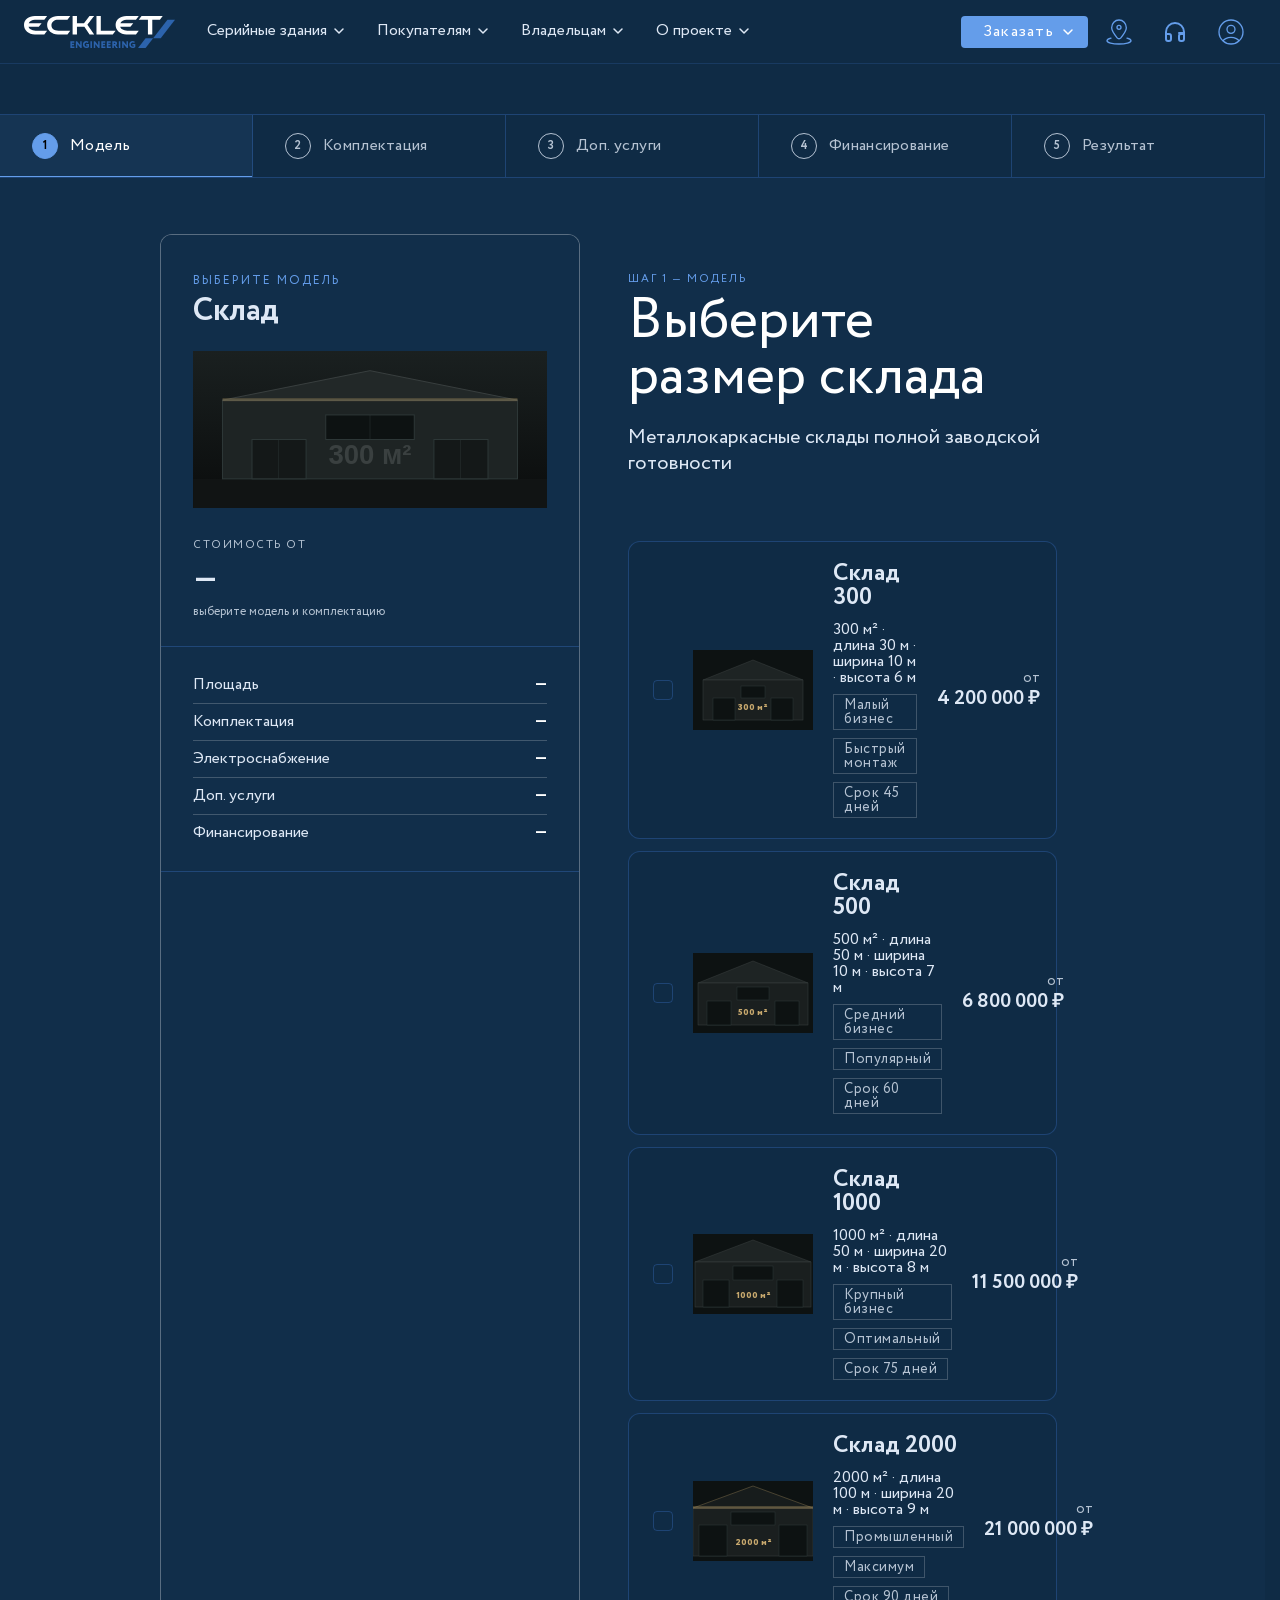
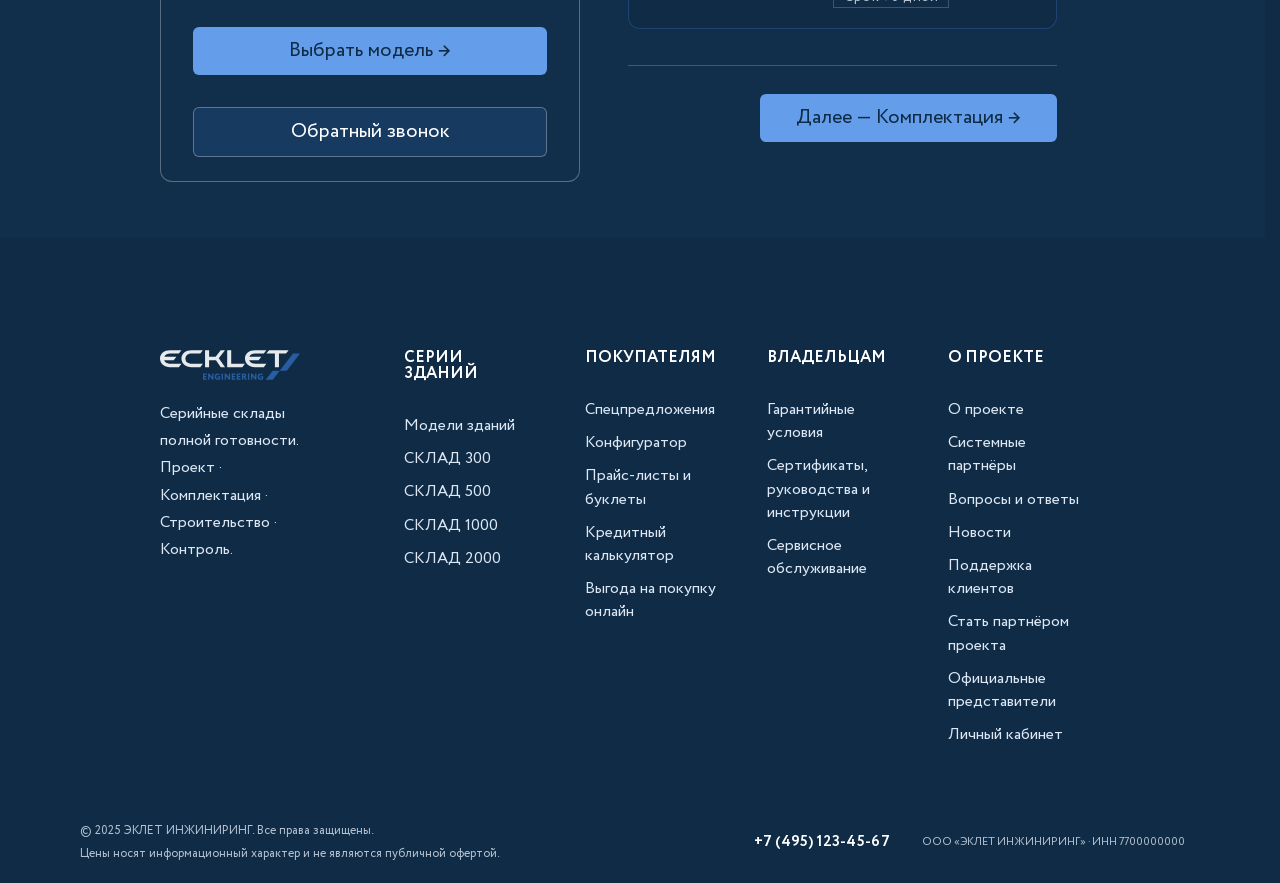
<file: configurator.html>
﻿<!DOCTYPE html>
<html lang="ru">

<head>
  <meta charset="UTF-8">
  <meta name="viewport" content="width=device-width, initial-scale=1.0">
  <title>Конфигуратор склада</title>
  <link rel="preload" href="fonts/Circe-Regular.woff2" as="font" type="font/woff2" crossorigin>
  <link rel="preload" href="fonts/Circe-Bold.woff2" as="font" type="font/woff2" crossorigin>
  <link rel="stylesheet" href="styles/styles.css">
  <style>
    #page-content {
      opacity: 0;
      transition: opacity 0.45s ease;
    }

    #page-content.page-visible {
      opacity: 1;
    }
  </style>
</head>

<body>

  <!-- NAV -->
  <nav class="header-nav header-nav-shad">
    <a class="nav-logo" href="index.html">
      <svg width="151" height="32" viewBox="0 0 151 32" fill="none" xmlns="http://www.w3.org/2000/svg">
        <path fill-rule="evenodd" clip-rule="evenodd"
          d="M33.9442 3.66504H43.4512L46.2546 0.0148926H33.9442C27.6976 0.0148926 23.127 3.64983 23.127 9.03379C23.127 14.4178 27.6976 18.4025 33.9442 18.4025H43.4512L46.2546 14.7676H36.3667C31.4303 14.7676 27.4386 13.5356 27.4386 9.2163C27.4539 5.59657 30.6381 3.66504 33.9442 3.66504Z"
          fill="white" />
        <path fill-rule="evenodd" clip-rule="evenodd"
          d="M10.8173 3.66535H20.3243L23.1276 0H10.8173C4.57067 0 0 3.63493 0 9.0189C0 14.4029 4.57067 18.3876 10.8173 18.3876H20.3243L23.1276 14.7527H13.2397C8.98899 14.7527 5.4391 13.8249 4.5402 10.8135H14.809L17.6123 7.16341H4.70779C5.6524 4.88207 8.19674 3.68056 10.8173 3.66535Z"
          fill="white" />
        <path fill-rule="evenodd" clip-rule="evenodd"
          d="M76.8035 0.0148926H72.4766V18.4177H88.7786L91.6125 14.7828H76.8035V0.0148926Z" fill="white" />
        <path fill-rule="evenodd" clip-rule="evenodd"
          d="M117.574 0.0148926L114.725 3.66504H123.927V18.4177H128.284V3.66504H135.887L138.721 0.0148926H117.574Z"
          fill="white" />
        <path fill-rule="evenodd" clip-rule="evenodd"
          d="M70.1294 0.0148926H65.4978L59.9978 7.1783H52.9589V0.0148926H48.6016V18.4177H52.9589V10.8284H60.3787L65.5588 18.4025H70.1751L63.4258 8.74482C63.4106 8.76003 70.1294 0.0148926 70.1294 0.0148926Z"
          fill="white" />
        <path fill-rule="evenodd" clip-rule="evenodd"
          d="M102.444 3.66535H111.951L114.755 0H102.444C96.1976 0 91.627 3.63493 91.627 9.0189C91.627 14.4029 96.1976 18.3876 102.444 18.3876H111.951L114.755 14.7527H104.867C100.616 14.7527 97.0661 13.8249 96.1672 10.8135H106.436L109.239 7.16341H96.3348C97.2794 4.88207 99.8237 3.66535 102.444 3.66535Z"
          fill="white" />
        <path fill-rule="evenodd" clip-rule="evenodd" d="M129.152 22.2052L143.443 3.66553H151L136.709 22.2052H129.152Z"
          fill="#2C63AC" />
        <path fill-rule="evenodd" clip-rule="evenodd"
          d="M114.039 31.9994L121.596 22.2048H129.153L121.596 31.9994H114.039Z" fill="#2C63AC" />
        <path
          d="M46.3613 31.8783V25.2168H50.3226V26.6465H47.8849V27.8175H50.0331V29.2472H47.8849V30.4639H50.414V31.8935H46.3613V31.8783ZM57.6814 31.8783H56.4625L53.2935 27.8784V31.8783H51.8614V25.2168H53.0802L56.2492 29.232V25.2168H57.6814V31.8783ZM62.1454 29.5057V28.0761H64.9944V31.057C64.6695 31.3675 64.2791 31.6014 63.8518 31.7414C63.4177 31.9036 62.9592 31.9911 62.4958 32C61.3684 32 60.4847 31.6958 59.8601 31.0723C59.2354 30.4487 58.9154 29.6122 58.9154 28.5628C58.9154 27.5742 59.2202 26.7529 59.8448 26.0989C60.4695 25.4449 61.277 25.1104 62.313 25.1104C63.1814 25.1104 63.9127 25.3385 64.5069 25.81L63.867 27.0419C63.6973 26.8828 63.4944 26.7633 63.2728 26.6921C63.0235 26.6025 62.7607 26.5562 62.4958 26.5552C62.2393 26.5422 61.9828 26.5814 61.7419 26.6703C61.5009 26.7592 61.2806 26.8959 61.0941 27.0723C60.7285 27.4221 60.5609 27.924 60.5609 28.578C60.5478 28.8469 60.5883 29.1156 60.6798 29.3688C60.7713 29.622 60.9121 29.8546 61.0941 30.0533C61.2827 30.2374 61.507 30.381 61.7534 30.4752C61.9997 30.5694 62.2627 30.6121 62.5263 30.6008C62.7341 30.6012 62.9404 30.5652 63.1357 30.4943C63.2965 30.4479 63.4466 30.3704 63.5775 30.2662V29.5361L62.1454 29.5057ZM66.4266 31.8783V25.2168H67.9501V31.8935H66.4266V31.8783ZM75.5984 31.8783H74.3796L71.2106 27.8784V31.8783H69.7784V25.2168H70.9973L74.1663 29.232V25.2168H75.5984V31.8783ZM77.32 31.8783V25.2168H81.2813V26.6465H78.8436V27.8175H80.9918V29.2472H78.8436V30.4639H81.3727V31.8935H77.32V31.8783ZM82.8048 31.8783V25.2168H86.7661V26.6465H84.3284V27.8175H86.4766V29.2472H84.3436V30.4639H86.8727V31.8935H82.8048V31.8783ZM89.8284 31.8783H88.3049V25.2168C88.442 25.2168 88.8534 25.2168 89.5085 25.2016C90.1636 25.1864 90.5293 25.1864 90.575 25.1864C91.4434 25.1864 92.0681 25.3841 92.4642 25.7643C92.8603 26.1446 93.0584 26.6617 93.0584 27.3309C93.0584 28.2434 92.6775 28.8822 91.931 29.2624L93.8811 31.8935H92.0224L90.3922 29.5514H89.8284V31.8783ZM90.4988 26.6312C90.4683 26.6312 90.255 26.6312 89.8284 26.6465V28.1217H90.3769C91.0778 28.1217 91.4129 27.8632 91.4129 27.3461C91.4282 26.8594 91.1082 26.6312 90.4988 26.6312ZM94.8257 31.8783V25.2168H96.3493V31.8935H94.8257V31.8783ZM103.982 31.8783H102.763L99.5945 27.8784V31.8783H98.1623V25.2168H99.3812L102.55 29.232V25.2168H103.982V31.8783ZM108.462 29.5057V28.0761H111.311V31.057C110.986 31.3675 110.595 31.6014 110.168 31.7414C109.734 31.9036 109.275 31.9911 108.812 32C107.685 32 106.801 31.6958 106.176 31.0723C105.552 30.4487 105.232 29.6122 105.232 28.5628C105.232 27.5742 105.536 26.7529 106.161 26.0989C106.786 25.4449 107.593 25.1104 108.629 25.1104C109.498 25.1104 110.229 25.3385 110.823 25.81L110.183 27.0419C110.014 26.8828 109.811 26.7633 109.589 26.6921C109.34 26.6025 109.077 26.5562 108.812 26.5552C108.555 26.5422 108.299 26.5814 108.058 26.6703C107.817 26.7592 107.597 26.8959 107.41 27.0723C107.045 27.4221 106.877 27.924 106.877 28.578C106.864 28.8469 106.904 29.1156 106.996 29.3688C107.087 29.622 107.228 29.8546 107.41 30.0533C107.599 30.2374 107.823 30.381 108.07 30.4752C108.316 30.5694 108.579 30.6121 108.842 30.6008C109.05 30.6012 109.257 30.5652 109.452 30.4943C109.613 30.4479 109.763 30.3704 109.894 30.2662V29.5361L108.462 29.5057Z"
          fill="#2C63AC" />
      </svg>
    </a>
    <ul class="nav-links">
      <li class="nav-item--has-dropdown">
        <button type="button" class="nav-dd-trigger" aria-expanded="false" aria-haspopup="true">
          Серийные здания
          <svg class="nav-chevron" width="12" height="12" viewBox="0 0 12 12" fill="none" xmlns="http://www.w3.org/2000/svg">
            <path d="M2 4L6 8L10 4" stroke="currentColor" stroke-width="1.5" stroke-linecap="round" stroke-linejoin="round" />
          </svg>
        </button>
        <div class="nav-dropdown" role="menu">
          <div class="nav-dropdown__inner">
            <a href="sclad.html?model=0" class="nav-dd-card" role="menuitem">
              <div class="nav-dd-card__img"><img src="images/models-1.png" alt="СКЛАД 300"></div>
              <div class="nav-dd-card__body">
                <div class="nav-dd-card__tag">300 м²</div>
                <div class="nav-dd-card__name">СКЛАД 300</div>
                <div class="nav-dd-card__price">от <strong>24 900 000 ₽</strong>
                  <span class="tooltip" style="margin-left:5px">
                    <svg class="tooltip__icon" width="16" height="16" viewBox="0 0 24 24" fill="none" stroke="currentColor" stroke-width="2" stroke-linecap="round" stroke-linejoin="round">
                      <circle cx="12" cy="12" r="10" /><line x1="12" y1="6" x2="12" y2="13" /><line x1="12" y1="17.5" x2="12" y2="17.5" stroke-width="3" />
                    </svg>
                    <span class="tooltip__bubble">Средневзвешенная стоимость формируется на дату предоставления информации, которая не является офертой и предназначена исключительно для ознакомительных целей.<br><br>Все технические условия поставки и строительства готового здания определяются техническими условиями в сроки, указанные в графике поставки в договоре. За подробной информацией об условиях покупки готового здания, строительства и дополнительных услугах обращайтесь к официальным представителям.</span>
                  </span>
                </div>
                <span class="nav-dd-card__cta">Подробнее →</span>
              </div>
            </a>
            <a href="sclad.html?model=1" class="nav-dd-card" role="menuitem">
              <div class="nav-dd-card__img"><img src="images/models-1.png" alt="СКЛАД 500"></div>
              <div class="nav-dd-card__body">
                <div class="nav-dd-card__tag">500 м²</div>
                <div class="nav-dd-card__name">СКЛАД 500</div>
                <div class="nav-dd-card__price">от <strong>42 500 000 ₽</strong><span class="tooltip" style="margin-left:5px"><svg class="tooltip__icon" width="16" height="16" viewBox="0 0 24 24" fill="none" stroke="currentColor" stroke-width="2" stroke-linecap="round" stroke-linejoin="round"><circle cx="12" cy="12" r="10" /><line x1="12" y1="6" x2="12" y2="13" /><line x1="12" y1="17.5" x2="12" y2="17.5" stroke-width="3" /></svg><span class="tooltip__bubble">Средневзвешенная стоимость формируется на дату предоставления информации, которая не является офертой и предназначена исключительно для ознакомительных целей.<br><br>Все технические условия поставки и строительства готового здания определяются техническими условиями в сроки, указанные в графике поставки в договоре. За подробной информацией об условиях покупки готового здания, строительства и дополнительных услугах обращайтесь к официальным представителям.</span></span></div>
                <span class="nav-dd-card__cta">Подробнее →</span>
              </div>
            </a>
            <a href="sclad.html?model=2" class="nav-dd-card" role="menuitem">
              <div class="nav-dd-card__img"><img src="images/models-1.png" alt="СКЛАД 1000"></div>
              <div class="nav-dd-card__body">
                <div class="nav-dd-card__tag">1 000 м²</div>
                <div class="nav-dd-card__name">СКЛАД 1000</div>
                <div class="nav-dd-card__price">от <strong>79 000 000 ₽</strong><span class="tooltip" style="margin-left:5px"><svg class="tooltip__icon" width="16" height="16" viewBox="0 0 24 24" fill="none" stroke="currentColor" stroke-width="2" stroke-linecap="round" stroke-linejoin="round"><circle cx="12" cy="12" r="10" /><line x1="12" y1="6" x2="12" y2="13" /><line x1="12" y1="17.5" x2="12" y2="17.5" stroke-width="3" /></svg><span class="tooltip__bubble">Средневзвешенная стоимость формируется на дату предоставления информации, которая не является офертой и предназначена исключительно для ознакомительных целей.<br><br>Все технические условия поставки и строительства готового здания определяются техническими условиями в сроки, указанные в графике поставки в договоре. За подробной информацией об условиях покупки готового здания, строительства и дополнительных услугах обращайтесь к официальным представителям.</span></span></div>
                <span class="nav-dd-card__cta">Подробнее →</span>
              </div>
            </a>
            <a href="sclad.html?model=3" class="nav-dd-card" role="menuitem">
              <div class="nav-dd-card__img"><img src="images/models-1.png" alt="СКЛАД 2000"></div>
              <div class="nav-dd-card__body">
                <div class="nav-dd-card__tag">2 000 м²</div>
                <div class="nav-dd-card__name">СКЛАД 2000</div>
                <div class="nav-dd-card__price">от <strong>148 000 000 ₽</strong><span class="tooltip" style="margin-left:5px"><svg class="tooltip__icon" width="16" height="16" viewBox="0 0 24 24" fill="none" stroke="currentColor" stroke-width="2" stroke-linecap="round" stroke-linejoin="round"><circle cx="12" cy="12" r="10" /><line x1="12" y1="6" x2="12" y2="13" /><line x1="12" y1="17.5" x2="12" y2="17.5" stroke-width="3" /></svg><span class="tooltip__bubble">Средневзвешенная стоимость формируется на дату предоставления информации, которая не является офертой и предназначена исключительно для ознакомительных целей.<br><br>Все технические условия поставки и строительства готового здания определяются техническими условиями в сроки, указанные в графике поставки в договоре. За подробной информацией об условиях покупки готового здания, строительства и дополнительных услугах обращайтесь к официальным представителям.</span></span></div>
                <span class="nav-dd-card__cta">Подробнее →</span>
              </div>
            </a>
            <a href="catalog.html" class="nav-dd-all" role="menuitem">
              <svg width="20" height="20" viewBox="0 0 24 24" fill="none" xmlns="http://www.w3.org/2000/svg">
                <path d="M4 6h16M4 12h16M4 18h7" stroke="currentColor" stroke-width="1.5" stroke-linecap="round" />
                <path d="M15 16l4 4m0 0l4-4m-4 4V12" stroke="currentColor" stroke-width="1.5" stroke-linecap="round" stroke-linejoin="round" />
              </svg>
              Смотреть<br>все модели
            </a>
          </div>
          <div class="nav-dd-footer">
            <a href="configurator.html" class="nav-dd-footer__item">
              <svg width="20" height="20" viewBox="0 0 24 24" fill="none" stroke="currentColor" stroke-width="1.5" stroke-linecap="round" stroke-linejoin="round">
                <circle cx="12" cy="12" r="3" /><path d="M19.07 4.93a10 10 0 0 1 0 14.14M4.93 4.93a10 10 0 0 0 0 14.14" /><path d="M15.54 8.46a5 5 0 0 1 0 7.07M8.46 8.46a5 5 0 0 0 0 7.07" />
              </svg>
              <span>Конфигуратор зданий</span>
            </a>
            <a href="offer.html" class="nav-dd-footer__item">
              <svg width="20" height="20" viewBox="0 0 24 24" fill="none" stroke="currentColor" stroke-width="1.5" stroke-linecap="round" stroke-linejoin="round">
                <rect x="1" y="4" width="22" height="16" rx="2" ry="2" /><line x1="1" y1="10" x2="23" y2="10" />
              </svg>
              <span>Заказать онлайн</span>
            </a>
            <a href="offer.html" class="nav-dd-footer__item">
              <svg width="20" height="20" viewBox="0 0 24 24" fill="none" stroke="currentColor" stroke-width="1.5" stroke-linecap="round" stroke-linejoin="round">
                <path d="M22 16.92v3a2 2 0 0 1-2.18 2 19.79 19.79 0 0 1-8.63-3.07A19.5 19.5 0 0 1 4.69 12 19.79 19.79 0 0 1 1.61 3.41 2 2 0 0 1 3.6 1h3a2 2 0 0 1 2 1.72c.13.96.36 1.9.7 2.81a2 2 0 0 1-.45 2.11L7.91 8.59a16 16 0 0 0 6.06 6.06l.95-.95a2 2 0 0 1 2.11-.45c.91.34 1.85.57 2.81.7A2 2 0 0 1 22 16.92z" />
              </svg>
              <span>Заказать звонок</span>
            </a>
            <a href="complete.html" class="nav-dd-footer__item">
              <svg width="20" height="20" viewBox="0 0 24 24" fill="none" stroke="currentColor" stroke-width="1.5" stroke-linecap="round" stroke-linejoin="round">
                <polyline points="9 11 12 14 22 4" /><path d="M21 12v7a2 2 0 0 1-2 2H5a2 2 0 0 1-2-2V5a2 2 0 0 1 2-2h11" />
              </svg>
              <span>Комплектации</span>
            </a>
            <a href="project.html" class="nav-dd-footer__item">
              <svg width="20" height="20" viewBox="0 0 24 24" fill="none" stroke="currentColor" stroke-width="1.5" stroke-linecap="round" stroke-linejoin="round">
                <path d="M21 10c0 7-9 13-9 13s-9-6-9-13a9 9 0 0 1 18 0z" /><circle cx="12" cy="10" r="3" />
              </svg>
              <span>Выбрать локацию</span>
            </a>
          </div>
        </div>
      </li>
      <li class="nav-item--has-dropdown">
        <button type="button" class="nav-dd-trigger" aria-expanded="false" aria-haspopup="true">
          Покупателям
          <svg class="nav-chevron" width="12" height="12" viewBox="0 0 12 12" fill="none" xmlns="http://www.w3.org/2000/svg">
            <path d="M2 4L6 8L10 4" stroke="currentColor" stroke-width="1.5" stroke-linecap="round" stroke-linejoin="round" />
          </svg>
        </button>
        <div class="nav-dropdown" role="menu">
          <div class="nav-dd-cols">
            <div class="nav-dd-col">
              <div class="nav-dd-col__title">Выбор здания</div>
              <ul class="nav-dd-col__list">
                <li><a href="catalog.html" class="nav-dd-col__link">Каталог серийных складов</a></li>
                <li><a href="configurator.html" class="nav-dd-col__link">Конфигуратор</a></li>
                <li><a href="specs.html" class="nav-dd-col__link">Технические характеристики</a></li>
                <li><a href="complete.html" class="nav-dd-col__link">Комплектации</a></li>
                <li><a href="offer.html" class="nav-dd-col__link">Спецпредложения</a></li>
              </ul>
            </div>
            <div class="nav-dd-col">
              <div class="nav-dd-col__title">Покупка</div>
              <ul class="nav-dd-col__list">
                <li><a href="buyers.html" class="nav-dd-col__link">Условия приобретения</a></li>
                <li><a href="complete.html" class="nav-dd-col__link">Комплектации и опции</a></li>
                <li><a href="offer.html" class="nav-dd-col__link">Заказать онлайн</a></li>
                <li><a href="project.html" class="nav-dd-col__link">Выбрать локацию</a></li>
                <li><a href="buyers.html" class="nav-dd-col__link">Корпоративным клиентам</a></li>
              </ul>
            </div>
            <div class="nav-dd-col">
              <div class="nav-dd-col__title">Финансирование</div>
              <ul class="nav-dd-col__list">
                <li><a href="buyers.html" class="nav-dd-col__link">Проектное финансирование</a></li>
                <li><a href="buyers.html" class="nav-dd-col__link">Лизинг</a></li>
                <li><a href="buyers.html" class="nav-dd-col__link">Рассрочка платежа</a></li>
                <li><a href="buyers.html" class="nav-dd-col__link">Калькулятор стоимости</a></li>
              </ul>
            </div>
            <div class="nav-dd-col">
              <div class="nav-dd-col__title">Сервис</div>
              <ul class="nav-dd-col__list">
                <li><a href="buyers.html" class="nav-dd-col__link">Сервисный контракт</a></li>
                <li><a href="buyers.html" class="nav-dd-col__link">Гарантийные условия</a></li>
                <li><a href="equipment.html" class="nav-dd-col__link">Услуги и оборудование</a></li>
                <li><a href="buyers.html" class="nav-dd-col__link">Документация</a></li>
              </ul>
            </div>
          </div>
          <div class="nav-dd-footer nav-dd-footer--3">
            <a href="configurator.html" class="nav-dd-footer__item">
              <svg width="20" height="20" viewBox="0 0 24 24" fill="none" stroke="currentColor" stroke-width="1.5" stroke-linecap="round" stroke-linejoin="round">
                <circle cx="12" cy="12" r="3" /><path d="M19.07 4.93a10 10 0 0 1 0 14.14M4.93 4.93a10 10 0 0 0 0 14.14" /><path d="M15.54 8.46a5 5 0 0 1 0 7.07M8.46 8.46a5 5 0 0 0 0 7.07" />
              </svg>
              <span>Конфигуратор зданий</span>
            </a>
            <a href="buyers.html" class="nav-dd-footer__item">
              <svg width="20" height="20" viewBox="0 0 24 24" fill="none" stroke="currentColor" stroke-width="1.5" stroke-linecap="round" stroke-linejoin="round">
                <rect x="2" y="3" width="20" height="14" rx="2" /><path d="M8 21h8M12 17v4" />
              </svg>
              <span>Рассчитать стоимость</span>
            </a>
            <a href="offer.html" class="nav-dd-footer__item">
              <svg width="20" height="20" viewBox="0 0 24 24" fill="none" stroke="currentColor" stroke-width="1.5" stroke-linecap="round" stroke-linejoin="round">
                <path d="M22 16.92v3a2 2 0 0 1-2.18 2 19.79 19.79 0 0 1-8.63-3.07A19.5 19.5 0 0 1 4.69 12 19.79 19.79 0 0 1 1.61 3.41 2 2 0 0 1 3.6 1h3a2 2 0 0 1 2 1.72c.13.96.36 1.9.7 2.81a2 2 0 0 1-.45 2.11L7.91 8.59a16 16 0 0 0 6.06 6.06l.95-.95a2 2 0 0 1 2.11-.45c.91.34 1.85.57 2.81.7A2 2 0 0 1 22 16.92z" />
              </svg>
              <span>Заказать звонок</span>
            </a>
          </div>
        </div>
      </li>
      <li class="nav-item--has-dropdown">
        <button type="button" class="nav-dd-trigger" aria-expanded="false" aria-haspopup="true">
          Владельцам
          <svg class="nav-chevron" width="12" height="12" viewBox="0 0 12 12" fill="none" xmlns="http://www.w3.org/2000/svg">
            <path d="M2 4L6 8L10 4" stroke="currentColor" stroke-width="1.5" stroke-linecap="round" stroke-linejoin="round" />
          </svg>
        </button>
        <div class="nav-dropdown" role="menu">
          <div class="nav-dd-cols">
            <div class="nav-dd-col">
              <div class="nav-dd-col__title">Гарантия и поддержка</div>
              <ul class="nav-dd-col__list">
                <li><a href="owners.html" class="nav-dd-col__link">Гарантийные обязательства</a></li>
                <li><a href="owners.html" class="nav-dd-col__link">Регламент обслуживания</a></li>
                <li><a href="owners.html" class="nav-dd-col__link">Руководство пользователя</a></li>
                <li><a href="owners.html" class="nav-dd-col__link">Поддержка клиентов</a></li>
              </ul>
            </div>
            <div class="nav-dd-col">
              <div class="nav-dd-col__title">Сервисные услуги</div>
              <ul class="nav-dd-col__list">
                <li><a href="owners.html" class="nav-dd-col__link">Подать заявку на сервис</a></li>
                <li><a href="buyers.html" class="nav-dd-col__link">Сервисный контракт</a></li>
                <li><a href="owners.html" class="nav-dd-col__link">Плановый ремонт</a></li>
                <li><a href="owners.html" class="nav-dd-col__link">Аварийная поддержка</a></li>
                <li><a href="equipment.html" class="nav-dd-col__link">Услуги и оборудование</a></li>
              </ul>
            </div>
            <div class="nav-dd-col">
              <div class="nav-dd-col__title">Документация</div>
              <ul class="nav-dd-col__list">
                <li><a href="owners.html" class="nav-dd-col__link">Техническая документация</a></li>
                <li><a href="owners.html" class="nav-dd-col__link">Паспорт здания</a></li>
                <li><a href="owners.html" class="nav-dd-col__link">Исполнительная документация</a></li>
                <li><a href="owners.html" class="nav-dd-col__link">Схемы и чертежи</a></li>
              </ul>
            </div>
            <div class="nav-dd-col">
              <div class="nav-dd-col__title">Цифровые сервисы</div>
              <ul class="nav-dd-col__list">
                <li><a href="owners.html" class="nav-dd-col__link">Личный кабинет</a></li>
                <li><a href="owners.html" class="nav-dd-col__link">Мобильное приложение</a></li>
                <li><a href="owners.html" class="nav-dd-col__link">Управление объектом</a></li>
                <li><a href="owners.html" class="nav-dd-col__link">Сообщество владельцев</a></li>
              </ul>
            </div>
          </div>
          <div class="nav-dd-footer nav-dd-footer--3">
            <a href="owners.html" class="nav-dd-footer__item">
              <svg width="20" height="20" viewBox="0 0 24 24" fill="none" stroke="currentColor" stroke-width="1.5" stroke-linecap="round" stroke-linejoin="round">
                <path d="M14.7 6.3a1 1 0 0 0 0 1.4l1.6 1.6a1 1 0 0 0 1.4 0l3.77-3.77a6 6 0 0 1-7.94 7.94l-6.91 6.91a2.12 2.12 0 0 1-3-3l6.91-6.91a6 6 0 0 1 7.94-7.94l-3.76 3.76z" />
              </svg>
              <span>Подать заявку на сервис</span>
            </a>
            <a href="owners.html" class="nav-dd-footer__item">
              <svg width="20" height="20" viewBox="0 0 24 24" fill="none" stroke="currentColor" stroke-width="1.5" stroke-linecap="round" stroke-linejoin="round">
                <path d="M14 2H6a2 2 0 0 0-2 2v16a2 2 0 0 0 2 2h12a2 2 0 0 0 2-2V8z" /><polyline points="14 2 14 8 20 8" /><line x1="16" y1="13" x2="8" y2="13" /><line x1="16" y1="17" x2="8" y2="17" /><polyline points="10 9 9 9 8 9" />
              </svg>
              <span>Документация</span>
            </a>
            <a href="owners.html" class="nav-dd-footer__item">
              <svg width="20" height="20" viewBox="0 0 24 24" fill="none" stroke="currentColor" stroke-width="1.5" stroke-linecap="round" stroke-linejoin="round">
                <path d="M20 21v-2a4 4 0 0 0-4-4H8a4 4 0 0 0-4 4v2" /><circle cx="12" cy="7" r="4" />
              </svg>
              <span>Личный кабинет</span>
            </a>
          </div>
        </div>
      </li>
      <li class="nav-item--has-dropdown">
        <button type="button" class="nav-dd-trigger" aria-expanded="false" aria-haspopup="true">
          О проекте
          <svg class="nav-chevron" width="12" height="12" viewBox="0 0 12 12" fill="none" xmlns="http://www.w3.org/2000/svg">
            <path d="M2 4L6 8L10 4" stroke="currentColor" stroke-width="1.5" stroke-linecap="round" stroke-linejoin="round" />
          </svg>
        </button>
        <div class="nav-dropdown" role="menu">
          <div class="nav-dd-cols">
            <div class="nav-dd-col">
              <div class="nav-dd-col__title">О компании</div>
              <ul class="nav-dd-col__list">
                <li><a href="project.html" class="nav-dd-col__link">О проекте</a></li>
                <li><a href="project.html" class="nav-dd-col__link">Системные партнеры</a></li>
                <li><a href="project.html" class="nav-dd-col__link">Вопросы и ответы</a></li>
                <li><a href="project.html" class="nav-dd-col__link">Новости</a></li>
                <li><a href="project.html" class="nav-dd-col__link">Поддержка клиентов</a></li>
                <li><a href="project.html" class="nav-dd-col__link">Стать партнёром проекта</a></li>
              </ul>
            </div>
            <div class="nav-dd-col">
              <div class="nav-dd-col__title">Производство</div>
              <ul class="nav-dd-col__list">
                <li><a href="project.html" class="nav-dd-col__link">Технологии строительства</a></li>
                <li><a href="project.html" class="nav-dd-col__link">Контроль качества</a></li>
                <li><a href="project.html" class="nav-dd-col__link">Сертификаты и лицензии</a></li>
                <li><a href="project.html" class="nav-dd-col__link">Реализованные объекты</a></li>
                <li><a href="project.html" class="nav-dd-col__link">Стать партнёром</a></li>
              </ul>
            </div>
            <div class="nav-dd-col">
              <div class="nav-dd-col__title">Юридическая информация</div>
              <ul class="nav-dd-col__list">
                <li><a href="project.html" class="nav-dd-col__link">Пользовательское соглашение</a></li>
                <li><a href="project.html" class="nav-dd-col__link">Согласие на обработку ПД</a></li>
                <li><a href="project.html" class="nav-dd-col__link">Согласие на предоставление ПД третьим лицам</a></li>
                <li><a href="project.html" class="nav-dd-col__link">Правила дистанционной продажи</a></li>
                <li><a href="project.html" class="nav-dd-col__link">Политика конфиденциальности</a></li>
              </ul>
            </div>
            <div class="nav-dd-col">
              <div class="nav-dd-col__title">Контакты</div>
              <ul class="nav-dd-col__list">
                <li><a href="project.html" class="nav-dd-col__link">Головной офис</a></li>
                <li><a href="project.html" class="nav-dd-col__link">Региональные представительства</a></li>
                <li><a href="project.html" class="nav-dd-col__link">Отдел продаж</a></li>
                <li><a href="project.html" class="nav-dd-col__link">Пресс-служба</a></li>
              </ul>
            </div>
          </div>
          <div class="nav-dd-footer nav-dd-footer--3">
            <a href="project.html" class="nav-dd-footer__item">
              <svg width="20" height="20" viewBox="0 0 24 24" fill="none" stroke="currentColor" stroke-width="1.5" stroke-linecap="round" stroke-linejoin="round">
                <circle cx="12" cy="12" r="10" /><line x1="12" y1="8" x2="12" y2="12" /><line x1="12" y1="16" x2="12.01" y2="16" />
              </svg>
              <span>О компании</span>
            </a>
            <a href="project.html" class="nav-dd-footer__item">
              <svg width="20" height="20" viewBox="0 0 24 24" fill="none" stroke="currentColor" stroke-width="1.5" stroke-linecap="round" stroke-linejoin="round">
                <polygon points="12 2 15.09 8.26 22 9.27 17 14.14 18.18 21.02 12 17.77 5.82 21.02 7 14.14 2 9.27 8.91 8.26 12 2" />
              </svg>
              <span>Реализованные объекты</span>
            </a>
            <a href="project.html" class="nav-dd-footer__item">
              <svg width="20" height="20" viewBox="0 0 24 24" fill="none" stroke="currentColor" stroke-width="1.5" stroke-linecap="round" stroke-linejoin="round">
                <path d="M22 16.92v3a2 2 0 0 1-2.18 2 19.79 19.79 0 0 1-8.63-3.07A19.5 19.5 0 0 1 4.69 12 19.79 19.79 0 0 1 1.61 3.41 2 2 0 0 1 3.6 1h3a2 2 0 0 1 2 1.72c.13.96.36 1.9.7 2.81a2 2 0 0 1-.45 2.11L7.91 8.59a16 16 0 0 0 6.06 6.06l.95-.95a2 2 0 0 1 2.11-.45c.91.34 1.85.57 2.81.7A2 2 0 0 1 22 16.92z" />
              </svg>
              <span>Связаться с нами</span>
            </a>
          </div>
        </div>
      </li>
    </ul>

    <div class="nav-right">
      <div class="nav-item--has-dropdown">
        <button type="button" class="cat-nav-cta nav-dd-trigger" aria-expanded="false" aria-haspopup="true">
          Заказать
          <svg class="nav-chevron" width="12" height="12" viewBox="0 0 12 12" fill="none" xmlns="http://www.w3.org/2000/svg">
            <path d="M2 4L6 8L10 4" stroke="currentColor" stroke-width="1.5" stroke-linecap="round" stroke-linejoin="round" />
          </svg>
        </button>
        <div class="nav-dropdown" role="menu">
          <div class="nav-dd-order">
            <a href="order.html" class="nav-dd-order__card" role="menuitem">
              <svg width="32" height="32" viewBox="0 0 24 24" fill="none" stroke="currentColor" stroke-width="1.5" stroke-linecap="round" stroke-linejoin="round">
                <rect x="2" y="3" width="20" height="14" rx="2" ry="2" /><line x1="8" y1="21" x2="16" y2="21" /><line x1="12" y1="17" x2="12" y2="21" />
              </svg>
              <span class="nav-dd-order__title">Заказать онлайн</span>
              <span class="nav-dd-order__sub">Оформите заявку за 5 минут на сайте</span>
            </a>
            <a href="procedure.html" class="nav-dd-order__card" role="menuitem">
              <svg width="32" height="32" viewBox="0 0 24 24" fill="none" stroke="currentColor" stroke-width="1.5" stroke-linecap="round" stroke-linejoin="round">
                <path d="M14 2H6a2 2 0 0 0-2 2v16a2 2 0 0 0 2 2h12a2 2 0 0 0 2-2V8z" /><polyline points="14 2 14 8 20 8" /><line x1="16" y1="13" x2="8" y2="13" /><line x1="16" y1="17" x2="8" y2="17" /><polyline points="10 9 9 9 8 9" />
              </svg>
              <span class="nav-dd-order__title">Порядок приобретения</span>
              <span class="nav-dd-order__sub">Условия, этапы сделки и документы</span>
            </a>
            <button type="button" class="nav-dd-order__card" onclick="openModal()" role="menuitem">
              <svg width="32" height="32" viewBox="0 0 24 24" fill="none" stroke="currentColor" stroke-width="1.5" stroke-linecap="round" stroke-linejoin="round">
                <path d="M22 16.92v3a2 2 0 0 1-2.18 2 19.79 19.79 0 0 1-8.63-3.07A19.5 19.5 0 0 1 4.69 12 19.79 19.79 0 0 1 1.61 3.41 2 2 0 0 1 3.6 1h3a2 2 0 0 1 2 1.72c.13.96.36 1.9.7 2.81a2 2 0 0 1-.45 2.11L7.91 8.59a16 16 0 0 0 6.06 6.06l.95-.95a2 2 0 0 1 2.11-.45c.91.34 1.85.57 2.81.7A2 2 0 0 1 22 16.92z" />
              </svg>
              <span class="nav-dd-order__title">Заказать звонок</span>
              <span class="nav-dd-order__sub">Перезвоним в течение часа</span>
            </button>
          </div>
        </div>
      </div>
      <a href="/" class="sales-territory">
        <svg width="32" height="32" viewBox="0 0 32 32" fill="none" xmlns="http://www.w3.org/2000/svg">
          <path d="M8 22.1821C5.545 22.7924 4 23.6794 4 24.6667C4 26.5076 9.37258 28 16 28C22.6274 28 28 26.5076 28 24.6667C28 23.6794 26.455 22.7924 24 22.1821M23.3333 11.7778C23.3333 14.6525 20.0489 19.1536 17.8761 21.8167C16.8935 23.021 15.1065 23.021 14.1239 21.8167C11.9511 19.1536 8.66667 14.6525 8.66667 11.7778C8.66667 7.48223 11.9499 4 16 4C20.0501 4 23.3333 7.48223 23.3333 11.7778ZM18 11.3333C18 12.4379 17.1046 13.3333 16 13.3333C14.8954 13.3333 14 12.4379 14 11.3333C14 10.2288 14.8954 9.33333 16 9.33333C17.1046 9.33333 18 10.2288 18 11.3333Z" stroke="#649DEA" stroke-width="1.33333" stroke-linecap="round" stroke-linejoin="round" />
        </svg>
      </a>
      <button type="button" class="support-float-btn" aria-label="Открыть поддержку">
        <svg viewBox="0 0 24 24" width="24" height="24" fill="none" stroke="currentColor" stroke-width="2" stroke-linecap="round" stroke-linejoin="round">
          <path d="M3 18v-6a9 9 0 0 1 18 0v6"></path>
          <path d="M21 19a2 2 0 0 1-2 2h-1a2 2 0 0 1-2-2v-3a2 2 0 0 1 2-2h3zM3 19a2 2 0 0 0 2 2h1a2 2 0 0 0 2-2v-3a2 2 0 0 0-2-2H3z"></path>
          <path d="M20 13h-4"></path>
        </svg>
      </button>
      <a href="/" class="lk-button" aria-label="Открыть личный кабинет">
        <svg width="32" height="32" viewBox="0 0 32 32" fill="none" xmlns="http://www.w3.org/2000/svg">
          <path d="M23.9379 24.9996C23.4453 23.6843 20.0792 21.3333 16 21.3333C11.9208 21.3333 8.55471 23.6843 8.06205 24.9996M8.06205 24.9996C10.1775 26.8669 12.9564 28 16 28C19.0436 28 21.8225 26.8669 23.9379 24.9996C26.4289 22.8008 28 19.5838 28 16C28 9.37258 22.6274 4 16 4C9.37258 4 4 9.37258 4 16C4 19.5839 5.57106 22.8008 8.06205 24.9996ZM20 13.3333C20 15.5425 18.2091 17.3333 16 17.3333C13.7909 17.3333 12 15.5425 12 13.3333C12 11.1242 13.7909 9.33333 16 9.33333C18.2091 9.33333 20 11.1242 20 13.3333Z" stroke-width="1.33333" />
        </svg>
      </a>
    </div>
  </nav>
  <div class="nav-dd-overlay" aria-hidden="true"></div>

  <div id="page-content">

    <!-- ── BREADCRUMBS ── -->
    <div class="breadcrumb-bar">
      <nav class="breadcrumb" aria-label="Хлебные крошки">
        <a href="index.html" class="breadcrumb__item">Главная</a>
        <span class="breadcrumb__sep">›</span>
        <a href="catalog.html" class="breadcrumb__item">Серийные здания</a>
        <span class="breadcrumb__sep">›</span>
        <span class="breadcrumb__item breadcrumb__item--active">Конфигуратор</span>
      </nav>
    </div>

    <div class="steps-bar" id="stepsBar">
      <div class="step-item active" data-step="0" onclick="goToStep(0)">
        <span class="step-num-konf">1</span> Модель
      </div>
      <div class="step-item" data-step="1" onclick="goToStep(1)">
        <span class="step-num-konf">2</span> Комплектация
      </div>
      <div class="step-item" data-step="2" onclick="goToStep(2)">
        <span class="step-num-konf">3</span> Доп. услуги
      </div>
      <div class="step-item" data-step="3" onclick="goToStep(3)">
        <span class="step-num-konf">4</span> Финансирование
      </div>
      <div class="step-item" data-step="4" onclick="goToStep(4)">
        <span class="step-num-konf">5</span> Результат
      </div>
    </div>

    <div class="configurator section">
      <!-- LEFT PANEL -->
      <div class="left-panel">
        <div class="model-visual">
          <div class="model-tagline-conf" id="lp-tagline">Выберите модель</div>
          <div class="model-title" id="lp-title">Склад</div>
          <div class="warehouse-svg" id="lp-svg">
            <!-- Default warehouse illustration -->
            <svg viewBox="0 0 360 160" xmlns="http://www.w3.org/2000/svg" style="width:100%">
              <defs>
                <linearGradient id="sky" x1="0" y1="0" x2="0" y2="1">
                  <stop offset="0%" stop-color="#1a2020" />
                  <stop offset="100%" stop-color="#0a0c0c" />
                </linearGradient>
              </defs>
              <rect width="360" height="160" fill="url(#sky)" />
              <!-- Ground -->
              <rect y="130" width="360" height="30" fill="#111414" />
              <!-- Main building -->
              <rect x="30" y="50" width="300" height="80" fill="#1e2424" />
              <rect x="30" y="50" width="300" height="80" fill="none" stroke="#2e3838" stroke-width="1" />
              <!-- Roof ridge -->
              <polygon points="180,20 30,50 330,50" fill="#222828" stroke="#3a4040" stroke-width="1" />
              <!-- Doors -->
              <rect x="60" y="90" width="55" height="40" fill="#141818" stroke="#2e3838" stroke-width="1" />
              <rect x="245" y="90" width="55" height="40" fill="#141818" stroke="#2e3838" stroke-width="1" />
              <!-- Door lines -->
              <line x1="87" y1="90" x2="87" y2="130" stroke="#2e3838" stroke-width="0.5" />
              <line x1="272" y1="90" x2="272" y2="130" stroke="#2e3838" stroke-width="0.5" />
              <!-- Windows -->
              <rect x="135" y="65" width="90" height="25" fill="#0d1212" stroke="#2e3838" stroke-width="1" />
              <line x1="180" y1="65" x2="180" y2="90" stroke="#2e3838" stroke-width="0.5" />
              <!-- Accent light -->
              <rect x="30" y="48" width="300" height="3" fill="#c8a96e" opacity="0.3" />
              <!-- Size label area -->
              <text x="180" y="115" text-anchor="middle" fill="#3a4040" font-size="28" font-weight="800"
                font-family="Arial">300 м²</text>
            </svg>
          </div>
        </div>

        <div class="left-info">
          <div class="price-label">Стоимость от</div>
          <div class="price-val" id="lp-price">—</div>
          <div class="price-sub" id="lp-pricesub">выберите модель и комплектацию</div>
        </div>

        <div class="specs-list" id="lp-specs">
          <div class="spec-row">
            <span class="spec-key">Площадь</span>
            <span class="spec-val" id="spec-area">—</span>
          </div>
          <div class="spec-row">
            <span class="spec-key">Комплектация</span>
            <span class="spec-val" id="spec-level">—</span>
          </div>
          <div class="spec-row">
            <span class="spec-key">Электроснабжение</span>
            <span class="spec-val" id="spec-power">—</span>
          </div>
          <div class="spec-row">
            <span class="spec-key">Доп. услуги</span>
            <span class="spec-val" id="spec-services">—</span>
          </div>
          <div class="spec-row">
            <span class="spec-key">Финансирование</span>
            <span class="spec-val" id="spec-fin">—</span>
          </div>
        </div>

        <div class="left-btn-wrap" style="display: flex; flex-direction: column; gap: 32px;">
          <button class="btn-primary" style="width: 100%; justify-content: center;" id="lp-mainbtn"
            onclick="handleMainBtn()">Выбрать модель →</button>
          <button class="btn-outline" style="width: 100%; justify-content: center;" onclick="requestCallback()">Обратный
            звонок</button>
        </div>
      </div>

      <!-- RIGHT PANEL -->
      <div class="right-panel">

        <!-- PAGE 0: Models -->
        <div class="page active" id="page0">
          <div class="section-head">
            <div class="section-num">Шаг 1 — Модель</div>
            <div class="section-title">Выберите размер склада</div>
            <div class="section-sub">Металлокаркасные склады полной заводской готовности</div>
          </div>
          <div class="models-list">
            <div class="model-row" onclick="selectModel(0)" id="mr0">
              <div class="sel-indicator">✓</div>
              <div class="model-row-icon">
                <svg viewBox="0 0 120 80" xmlns="http://www.w3.org/2000/svg" width="120">
                  <rect width="120" height="80" fill="#0d1212" />
                  <polygon points="60,10 10,30 110,30" fill="#1e2424" stroke="#3a4040" stroke-width="0.5" />
                  <rect x="10" y="30" width="100" height="40" fill="#1a1f1f" stroke="#3a4040" stroke-width="0.5" />
                  <rect x="20" y="48" width="22" height="22" fill="#0d1212" stroke="#2e3838" stroke-width="0.5" />
                  <rect x="78" y="48" width="22" height="22" fill="#0d1212" stroke="#2e3838" stroke-width="0.5" />
                  <rect x="48" y="36" width="24" height="12" fill="#0d1212" stroke="#2e3838" stroke-width="0.5" />
                  <text x="60" y="60" text-anchor="middle" fill="#c8a96e" font-size="9" font-weight="700">300 м²</text>
                </svg>
              </div>
              <div class="model-row-body">
                <div class="model-row-name">Склад 300</div>
                <div class="model-row-area">300 м² · длина 30 м · ширина 10 м · высота 6 м</div>
                <div class="model-row-tags">
                  <span class="tag">Малый бизнес</span>
                  <span class="tag">Быстрый монтаж</span>
                  <span class="tag">Срок 45 дней</span>
                </div>
              </div>
              <div class="model-row-price">
                <div class="model-row-from">от</div>
                <div class="model-row-pricenum">4 200 000 ₽</div>
              </div>
            </div>

            <div class="model-row" onclick="selectModel(1)" id="mr1">
              <div class="sel-indicator">✓</div>
              <div class="model-row-icon">
                <svg viewBox="0 0 120 80" xmlns="http://www.w3.org/2000/svg" width="120">
                  <rect width="120" height="80" fill="#0d1212" />
                  <polygon points="60,8 5,30 115,30" fill="#1e2424" stroke="#3a4040" stroke-width="0.5" />
                  <rect x="5" y="30" width="110" height="42" fill="#1a1f1f" stroke="#3a4040" stroke-width="0.5" />
                  <rect x="14" y="48" width="24" height="24" fill="#0d1212" stroke="#2e3838" stroke-width="0.5" />
                  <rect x="82" y="48" width="24" height="24" fill="#0d1212" stroke="#2e3838" stroke-width="0.5" />
                  <rect x="44" y="34" width="32" height="13" fill="#0d1212" stroke="#2e3838" stroke-width="0.5" />
                  <text x="60" y="62" text-anchor="middle" fill="#c8a96e" font-size="9" font-weight="700">500 м²</text>
                </svg>
              </div>
              <div class="model-row-body">
                <div class="model-row-name">Склад 500</div>
                <div class="model-row-area">500 м² · длина 50 м · ширина 10 м · высота 7 м</div>
                <div class="model-row-tags">
                  <span class="tag">Средний бизнес</span>
                  <span class="tag">Популярный</span>
                  <span class="tag">Срок 60 дней</span>
                </div>
              </div>
              <div class="model-row-price">
                <div class="model-row-from">от</div>
                <div class="model-row-pricenum">6 800 000 ₽</div>
              </div>
            </div>

            <div class="model-row" onclick="selectModel(2)" id="mr2">
              <div class="sel-indicator">✓</div>
              <div class="model-row-icon">
                <svg viewBox="0 0 120 80" xmlns="http://www.w3.org/2000/svg" width="120">
                  <rect width="120" height="80" fill="#0d1212" />
                  <polygon points="60,6 2,28 118,28" fill="#1e2424" stroke="#3a4040" stroke-width="0.5" />
                  <rect x="2" y="28" width="116" height="45" fill="#1a1f1f" stroke="#3a4040" stroke-width="0.5" />
                  <rect x="10" y="46" width="26" height="27" fill="#0d1212" stroke="#2e3838" stroke-width="0.5" />
                  <rect x="84" y="46" width="26" height="27" fill="#0d1212" stroke="#2e3838" stroke-width="0.5" />
                  <rect x="40" y="32" width="40" height="14" fill="#0d1212" stroke="#2e3838" stroke-width="0.5" />
                  <text x="60" y="64" text-anchor="middle" fill="#c8a96e" font-size="9" font-weight="700">1000 м²</text>
                </svg>
              </div>
              <div class="model-row-body">
                <div class="model-row-name">Склад 1000</div>
                <div class="model-row-area">1000 м² · длина 50 м · ширина 20 м · высота 8 м</div>
                <div class="model-row-tags">
                  <span class="tag">Крупный бизнес</span>
                  <span class="tag">Оптимальный</span>
                  <span class="tag">Срок 75 дней</span>
                </div>
              </div>
              <div class="model-row-price">
                <div class="model-row-from">от</div>
                <div class="model-row-pricenum">11 500 000 ₽</div>
              </div>
            </div>

            <div class="model-row" onclick="selectModel(3)" id="mr3">
              <div class="sel-indicator">✓</div>
              <div class="model-row-icon">
                <svg viewBox="0 0 120 80" xmlns="http://www.w3.org/2000/svg" width="120">
                  <rect width="120" height="80" fill="#0d1212" />
                  <polygon points="60,5 0,27 120,27" fill="#1e2424" stroke="#c8a96e" stroke-width="0.5" opacity="0.6" />
                  <rect x="0" y="27" width="120" height="48" fill="#1a1f1f" stroke="#3a4040" stroke-width="0.5" />
                  <rect x="6" y="44" width="28" height="31" fill="#0d1212" stroke="#2e3838" stroke-width="0.5" />
                  <rect x="86" y="44" width="28" height="31" fill="#0d1212" stroke="#2e3838" stroke-width="0.5" />
                  <rect x="38" y="31" width="44" height="13" fill="#0d1212" stroke="#2e3838" stroke-width="0.5" />
                  <rect x="0" y="25" width="120" height="3" fill="#c8a96e" opacity="0.3" />
                  <text x="60" y="64" text-anchor="middle" fill="#c8a96e" font-size="9" font-weight="700">2000 м²</text>
                </svg>
              </div>
              <div class="model-row-body">
                <div class="model-row-name">Склад 2000</div>
                <div class="model-row-area">2000 м² · длина 100 м · ширина 20 м · высота 9 м</div>
                <div class="model-row-tags">
                  <span class="tag">Промышленный</span>
                  <span class="tag">Максимум</span>
                  <span class="tag">Срок 90 дней</span>
                </div>
              </div>
              <div class="model-row-price">
                <div class="model-row-from">от</div>
                <div class="model-row-pricenum">21 000 000 ₽</div>
              </div>
            </div>
          </div>
          <div class="step-nav">
            <button class=" btn-primary" onclick="goToStep(1)">Далее — Комплектация →</button>
          </div>
        </div>

        <!-- PAGE 1: Levels -->
        <div class="page" id="page1">
          <div class="section-head">
            <div class="section-num">Шаг 2 — Комплектация</div>
            <div class="section-title">Выберите уровень оснащения</div>
            <div class="section-sub">От базового хранения до полностью автономного объекта</div>
          </div>
          <div class="levels-list">

            <div class="level-row" onclick="selectLevel(0)" id="lr0">
              <div class="level-sel">✓</div>
              <div class="level-row-top">
                <div>
                  <div><span class="level-badge">Уровень 1 — Старт</span></div>
                  <div class="level-name">Старт</div>
                  <div class="level-desc">Всё необходимое для хранения</div>
                </div>
                <div class="level-price-tag">
                  <div class="level-price-label">базовая цена</div>
                  <div class="level-price-val base">включено</div>
                </div>
              </div>
              <button class="level-toggle" onclick="toggleFeatures(event,'lr0')" aria-label="Показать характеристики">
                <svg width="18" height="18" viewBox="0 0 24 24" fill="none" stroke="currentColor" stroke-width="2"
                  stroke-linecap="round" stroke-linejoin="round">
                  <polyline points="6 9 12 15 18 9" />
                </svg>
              </button>
              <div class="level-features-wrap">
                <div class="lf-item">Металлокаркас с кровлей и фасадом</div>
                <div class="lf-item">Бетонный пол (армированная плита)</div>
                <div class="lf-item">1–2 секционных ворот</div>
                <div class="lf-item">Освещение (LED, базовая схема)</div>
                <div class="lf-item">Электроснабжение 25 кВт</div>
                <div class="lf-item">Рабочая документация</div>
              </div>
            </div>

            <div class="level-row" onclick="selectLevel(1)" id="lr1">
              <div class="level-sel">✓</div>
              <div class="level-row-top">
                <div>
                  <div><span class="level-badge comfort">Уровень 2 — Комфорт</span></div>
                  <div class="level-name">Комфорт</div>
                  <div class="level-desc">Расширенная функциональность</div>
                </div>
                <div class="level-price-tag">
                  <div class="level-price-label">доплата</div>
                  <div class="level-price-val" style="color:#6ab4f5">+ 680 000 ₽</div>
                </div>
              </div>
              <button class="level-toggle" onclick="toggleFeatures(event,'lr1')" aria-label="Показать характеристики">
                <svg width="18" height="18" viewBox="0 0 24 24" fill="none" stroke="currentColor" stroke-width="2"
                  stroke-linecap="round" stroke-linejoin="round">
                  <polyline points="6 9 12 15 18 9" />
                </svg>
              </button>
              <div class="level-features-wrap">
                <div class="lf-item">Всё из «Старт»</div>
                <div class="lf-item">Утепление кровли и стен</div>
                <div class="lf-item">Улучшенное освещение (сенсоры)</div>
                <div class="lf-item">Пожарная сигнализация</div>
                <div class="lf-item">Электроснабжение 50 кВт</div>
                <div class="lf-item">Проектная документация</div>
              </div>
            </div>

            <div class="level-row" onclick="selectLevel(2)" id="lr2">
              <div class="level-sel">✓</div>
              <div class="level-row-top">
                <div>
                  <div><span class="level-badge premium">Уровень 3 — Премиум</span></div>
                  <div class="level-name">Премиум</div>
                  <div class="level-desc">Максимальная функциональность</div>
                </div>
                <div class="level-price-tag">
                  <div class="level-price-label">доплата</div>
                  <div class="level-price-val" style="color:#b494f0">+ 1 400 000 ₽</div>
                </div>
              </div>
              <button class="level-toggle" onclick="toggleFeatures(event,'lr2')" aria-label="Показать характеристики">
                <svg width="18" height="18" viewBox="0 0 24 24" fill="none" stroke="currentColor" stroke-width="2"
                  stroke-linecap="round" stroke-linejoin="round">
                  <polyline points="6 9 12 15 18 9" />
                </svg>
              </button>
              <div class="level-features-wrap">
                <div class="lf-item">Всё из «Комфорт»</div>
                <div class="lf-item">Климат-контроль (зоны температур)</div>
                <div class="lf-item">Офисный блок 40 м²</div>
                <div class="lf-item">СКУД + 16 камер видеонаблюдения</div>
                <div class="lf-item">Антипылевое покрытие пола</div>
                <div class="lf-item">Солнечные панели 15 кВт</div>
                <div class="lf-item">Строительный контроль включён</div>
                <div class="lf-item">BIM-модель и исп. документация</div>
              </div>
            </div>

          </div>
          <div class="step-nav">
            <button class="btn-outline" onclick="goToStep(0)">← Назад</button>
            <button class="btn-primary" onclick="goToStep(2)">Далее — Доп. услуги →</button>
          </div>
        </div>

        <!-- PAGE 2: Services -->
        <div class="page" id="page2">
          <div class="section-head">
            <div class="section-num">Шаг 3 — Дополнительные услуги</div>
            <div class="section-title">Выберите нужное</div>
            <div class="section-sub">Можно выбрать несколько опций</div>
          </div>
          <div class="services-grid">
            <div class="service-card" onclick="toggleService(0)" id="sv0">
              <div class="service-cb">✓</div>
              <div class="service-name">Климат-контроль</div>
              <div class="service-desc">Мультизонная вентиляция, отопление, кондиционирование</div>
              <div class="service-price">+ 980 000 ₽</div>
            </div>
            <div class="service-card" onclick="toggleService(1)" id="sv1">
              <div class="service-cb">✓</div>
              <div class="service-name">Система охраны и видеонаблюдения</div>
              <div class="service-desc">СКУД, 16 камер, пожарная сигнализация</div>
              <div class="service-price">+ 420 000 ₽</div>
            </div>
            <div class="service-card" onclick="toggleService(2)" id="sv2">
              <div class="service-cb">✓</div>
              <div class="service-name">Офисный блок</div>
              <div class="service-desc">40 м² — переговорная, санузел, кухня</div>
              <div class="service-price">+ 680 000 ₽</div>
            </div>
            <div class="service-card" onclick="toggleService(3)" id="sv3">
              <div class="service-cb">✓</div>
              <div class="service-name">Автоматические ворота</div>
              <div class="service-desc">Секционные с электроприводом, пульт + приложение</div>
              <div class="service-price">+ 540 000 ₽</div>
            </div>
            <div class="service-card" onclick="toggleService(4)" id="sv4">
              <div class="service-cb">✓</div>
              <div class="service-name">Солнечная генерация</div>
              <div class="service-desc">Кровельные панели 30 кВт, снижение эл. затрат на 60%</div>
              <div class="service-price">+ 760 000 ₽</div>
            </div>
            <div class="service-card" onclick="toggleService(5)" id="sv5">
              <div class="service-cb">✓</div>
              <div class="service-name">Строительный контроль</div>
              <div class="service-desc">Независимый технадзор на всех этапах</div>
              <div class="service-price">+ 320 000 ₽</div>
            </div>
          </div>
          <div class="step-nav">
            <button class="btn-outline" onclick="goToStep(1)">← Назад</button>
            <button class="btn-primary" onclick="goToStep(3)">Далее — Финансирование →</button>
          </div>
        </div>

        <!-- PAGE 3: Finance -->
        <div class="page" id="page3">
          <div class="section-head">
            <div class="section-num">Шаг 4 — Финансирование</div>
            <div class="section-title">Способ оплаты</div>
            <div class="section-sub">Выберите удобный формат</div>
          </div>
          <div class="finance-grid">
            <div class="fin-card" onclick="selectFin(0)" id="fn0">
              <div class="fin-name">100% оплата</div>
              <div class="fin-detail">Единовременный платёж при заключении договора</div>
              <div class="fin-highlight">Скидка 5% от итоговой цены</div>
            </div>
            <div class="fin-card" onclick="selectFin(1)" id="fn1">
              <div class="fin-name">Лизинг</div>
              <div class="fin-detail">Имущество на балансе лизинговой компании</div>
              <div class="fin-highlight">от 11,9% / год</div>
            </div>
            <div class="fin-card" onclick="selectFin(2)" id="fn2">
              <div class="fin-name">Кредит</div>
              <div class="fin-detail">Банковское кредитование на строительство</div>
              <div class="fin-highlight">от 14,5% / год</div>
            </div>
            <div class="fin-card" onclick="selectFin(3)" id="fn3">
              <div class="fin-name">Поэтапная оплата</div>
              <div class="fin-detail">Платежи привязаны к этапам строительства</div>
              <div class="fin-highlight">30% → 40% → 30%</div>
            </div>
          </div>
          <div class="step-nav">
            <button class="btn-outline" onclick="goToStep(2)">← Назад</button>
            <button class="btn-primary" onclick="goToStep(4)">Посмотреть итог →</button>
          </div>
        </div>

        <!-- PAGE 4: Result -->
        <div class="page" id="page4">
          <div class="section-head">
            <div class="section-num">Шаг 5 — Результат</div>
            <div class="section-title">Ваша конфигурация</div>
            <div class="section-sub">Итоговый состав и стоимость</div>
          </div>

          <div class="result-grid">
            <div class="result-block">
              <div class="result-block-title">Модель и комплектация</div>
              <div class="result-line"><span class="result-line-key">Модель</span><span class="result-line-val"
                  id="res-model">—</span></div>
              <div class="result-line"><span class="result-line-key">Площадь</span><span class="result-line-val"
                  id="res-area">—</span></div>
              <div class="result-line"><span class="result-line-key">Комплектация</span><span class="result-line-val"
                  id="res-level">—</span></div>
              <div class="result-line"><span class="result-line-key">Электроснабжение</span><span
                  class="result-line-val" id="res-power">—</span></div>
              <div class="result-line"><span class="result-line-key">Срок строительства</span><span
                  class="result-line-val" id="res-time">—</span></div>
            </div>
            <div class="result-block">
              <div class="result-block-title">Финансирование</div>
              <div class="result-line"><span class="result-line-key">Способ</span><span class="result-line-val"
                  id="res-fin">—</span></div>
              <div class="result-line"><span class="result-line-key">Условие</span><span class="result-line-val"
                  id="res-fin-detail">—</span></div>
              <div class="result-line"><span class="result-line-key">Скидка</span><span class="result-line-val"
                  id="res-discount" style="color:var(--accent)">—</span></div>
            </div>
          </div>

          <div class="result-block" style="margin-bottom:16px">
            <div class="result-block-title">Дополнительные услуги</div>
            <div id="res-services-list"></div>
          </div>

          <div class="result-total-bar">
            <div>
              <div class="result-total-label">Итого к оплате</div>
              <div class="result-note" id="res-note"></div>
            </div>
            <div class="result-total-val" id="res-total">—</div>
          </div>

          <div class="step-nav">
            <button class="btn-outline" onclick="goToStep(3)">← Назад</button>
            <button class="btn-primary" onclick="submitRequest()">Отправить заявку →</button>
          </div>
        </div>

      </div><!-- /right-panel -->
    </div>

    <!-- ── FOOTER ── -->
    <footer class="site-footer">
      <div class="site-footer__top">

        <!-- Логотип + CTA -->
        <div class="site-footer__brand">
          <a href="index.html" class="site-footer__logo">
            <svg width="140" height="30" viewBox="0 0 151 32" fill="none" xmlns="http://www.w3.org/2000/svg">
              <path fill-rule="evenodd" clip-rule="evenodd"
                d="M33.9442 3.66504H43.4512L46.2546 0.0148926H33.9442C27.6976 0.0148926 23.127 3.64983 23.127 9.03379C23.127 14.4178 27.6976 18.4025 33.9442 18.4025H43.4512L46.2546 14.7676H36.3667C31.4303 14.7676 27.4386 13.5356 27.4386 9.2163C27.4539 5.59657 30.6381 3.66504 33.9442 3.66504Z"
                fill="white" />
              <path fill-rule="evenodd" clip-rule="evenodd"
                d="M10.8173 3.66535H20.3243L23.1276 0H10.8173C4.57067 0 0 3.63493 0 9.0189C0 14.4029 4.57067 18.3876 10.8173 18.3876H20.3243L23.1276 14.7527H13.2397C8.98899 14.7527 5.4391 13.8249 4.5402 10.8135H14.809L17.6123 7.16341H4.70779C5.6524 4.88207 8.19674 3.68056 10.8173 3.66535Z"
                fill="white" />
              <path fill-rule="evenodd" clip-rule="evenodd"
                d="M76.8035 0.0148926H72.4766V18.4177H88.7786L91.6125 14.7828H76.8035V0.0148926Z" fill="white" />
              <path fill-rule="evenodd" clip-rule="evenodd"
                d="M117.574 0.0148926L114.725 3.66504H123.927V18.4177H128.284V3.66504H135.887L138.721 0.0148926H117.574Z"
                fill="white" />
              <path fill-rule="evenodd" clip-rule="evenodd"
                d="M70.1294 0.0148926H65.4978L59.9978 7.1783H52.9589V0.0148926H48.6016V18.4177H52.9589V10.8284H60.3787L65.5588 18.4025H70.1751L63.4258 8.74482C63.4106 8.76003 70.1294 0.0148926 70.1294 0.0148926Z"
                fill="white" />
              <path fill-rule="evenodd" clip-rule="evenodd"
                d="M102.444 3.66535H111.951L114.755 0H102.444C96.1976 0 91.627 3.63493 91.627 9.0189C91.627 14.4029 96.1976 18.3876 102.444 18.3876H111.951L114.755 14.7527H104.867C100.616 14.7527 97.0661 13.8249 96.1672 10.8135H106.436L109.239 7.16341H96.3348C97.2794 4.88207 99.8237 3.66535 102.444 3.66535Z"
                fill="white" />
              <path fill-rule="evenodd" clip-rule="evenodd"
                d="M129.152 22.2052L143.443 3.66553H151L136.709 22.2052H129.152Z" fill="#2C63AC" />
              <path fill-rule="evenodd" clip-rule="evenodd"
                d="M114.039 31.9994L121.596 22.2048H129.153L121.596 31.9994H114.039Z" fill="#2C63AC" />
                <path
          d="M46.3613 31.8783V25.2168H50.3226V26.6465H47.8849V27.8175H50.0331V29.2472H47.8849V30.4639H50.414V31.8935H46.3613V31.8783ZM57.6814 31.8783H56.4625L53.2935 27.8784V31.8783H51.8614V25.2168H53.0802L56.2492 29.232V25.2168H57.6814V31.8783ZM62.1454 29.5057V28.0761H64.9944V31.057C64.6695 31.3675 64.2791 31.6014 63.8518 31.7414C63.4177 31.9036 62.9592 31.9911 62.4958 32C61.3684 32 60.4847 31.6958 59.8601 31.0723C59.2354 30.4487 58.9154 29.6122 58.9154 28.5628C58.9154 27.5742 59.2202 26.7529 59.8448 26.0989C60.4695 25.4449 61.277 25.1104 62.313 25.1104C63.1814 25.1104 63.9127 25.3385 64.5069 25.81L63.867 27.0419C63.6973 26.8828 63.4944 26.7633 63.2728 26.6921C63.0235 26.6025 62.7607 26.5562 62.4958 26.5552C62.2393 26.5422 61.9828 26.5814 61.7419 26.6703C61.5009 26.7592 61.2806 26.8959 61.0941 27.0723C60.7285 27.4221 60.5609 27.924 60.5609 28.578C60.5478 28.8469 60.5883 29.1156 60.6798 29.3688C60.7713 29.622 60.9121 29.8546 61.0941 30.0533C61.2827 30.2374 61.507 30.381 61.7534 30.4752C61.9997 30.5694 62.2627 30.6121 62.5263 30.6008C62.7341 30.6012 62.9404 30.5652 63.1357 30.4943C63.2965 30.4479 63.4466 30.3704 63.5775 30.2662V29.5361L62.1454 29.5057ZM66.4266 31.8783V25.2168H67.9501V31.8935H66.4266V31.8783ZM75.5984 31.8783H74.3796L71.2106 27.8784V31.8783H69.7784V25.2168H70.9973L74.1663 29.232V25.2168H75.5984V31.8783ZM77.32 31.8783V25.2168H81.2813V26.6465H78.8436V27.8175H80.9918V29.2472H78.8436V30.4639H81.3727V31.8935H77.32V31.8783ZM82.8048 31.8783V25.2168H86.7661V26.6465H84.3284V27.8175H86.4766V29.2472H84.3436V30.4639H86.8727V31.8935H82.8048V31.8783ZM89.8284 31.8783H88.3049V25.2168C88.442 25.2168 88.8534 25.2168 89.5085 25.2016C90.1636 25.1864 90.5293 25.1864 90.575 25.1864C91.4434 25.1864 92.0681 25.3841 92.4642 25.7643C92.8603 26.1446 93.0584 26.6617 93.0584 27.3309C93.0584 28.2434 92.6775 28.8822 91.931 29.2624L93.8811 31.8935H92.0224L90.3922 29.5514H89.8284V31.8783ZM90.4988 26.6312C90.4683 26.6312 90.255 26.6312 89.8284 26.6465V28.1217H90.3769C91.0778 28.1217 91.4129 27.8632 91.4129 27.3461C91.4282 26.8594 91.1082 26.6312 90.4988 26.6312ZM94.8257 31.8783V25.2168H96.3493V31.8935H94.8257V31.8783ZM103.982 31.8783H102.763L99.5945 27.8784V31.8783H98.1623V25.2168H99.3812L102.55 29.232V25.2168H103.982V31.8783ZM108.462 29.5057V28.0761H111.311V31.057C110.986 31.3675 110.595 31.6014 110.168 31.7414C109.734 31.9036 109.275 31.9911 108.812 32C107.685 32 106.801 31.6958 106.176 31.0723C105.552 30.4487 105.232 29.6122 105.232 28.5628C105.232 27.5742 105.536 26.7529 106.161 26.0989C106.786 25.4449 107.593 25.1104 108.629 25.1104C109.498 25.1104 110.229 25.3385 110.823 25.81L110.183 27.0419C110.014 26.8828 109.811 26.7633 109.589 26.6921C109.34 26.6025 109.077 26.5562 108.812 26.5552C108.555 26.5422 108.299 26.5814 108.058 26.6703C107.817 26.7592 107.597 26.8959 107.41 27.0723C107.045 27.4221 106.877 27.924 106.877 28.578C106.864 28.8469 106.904 29.1156 106.996 29.3688C107.087 29.622 107.228 29.8546 107.41 30.0533C107.599 30.2374 107.823 30.381 108.07 30.4752C108.316 30.5694 108.579 30.6121 108.842 30.6008C109.05 30.6012 109.257 30.5652 109.452 30.4943C109.613 30.4479 109.763 30.3704 109.894 30.2662V29.5361L108.462 29.5057Z"
          fill="#2C63AC" />
            </svg>
          </a>
          <p class="site-footer__tagline">Серийные склады полной готовности.<br>Проект · Комплектация · Строительство ·
            Контроль.</p>
          
        </div>

        <!-- Серии зданий -->
        <div class="site-footer__col">
          <div class="site-footer__col-title">Серии зданий</div>
          <ul class="site-footer__list">
            <li><a href="catalog.html">Модели зданий</a></li>
            <li><a href="sclad.html?model=0">СКЛАД 300</a></li>
            <li><a href="sclad.html?model=1">СКЛАД 500</a></li>
            <li><a href="sclad.html?model=2">СКЛАД 1000</a></li>
            <li><a href="sclad.html?model=3">СКЛАД 2000</a></li>
          </ul>
        </div>

        <!-- Покупателям -->
        <div class="site-footer__col">
          <div class="site-footer__col-title">Покупателям</div>
          <ul class="site-footer__list">
            <li><a href="#">Спецпредложения</a></li>
            <li><a href="configurator.html">Конфигуратор</a></li>
            <li><a href="#">Прайс-листы и буклеты</a></li>
            <li><a href="#">Кредитный калькулятор</a></li>
            <li><a href="#">Выгода на покупку онлайн</a></li>
          </ul>
        </div>

        <!-- Владельцам -->
        <div class="site-footer__col">
          <div class="site-footer__col-title">Владельцам</div>
          <ul class="site-footer__list">
            <li><a href="#">Гарантийные условия</a></li>
            <li><a href="#">Сертификаты, руководства и инструкции</a></li>
            <li><a href="#">Сервисное обслуживание</a></li>
          </ul>
        </div>

        <!-- О проекте -->
        <div class="site-footer__col">
          <div class="site-footer__col-title">О проекте</div>
          <ul class="site-footer__list">
            <li><a href="project.html">О проекте</a></li>
            <li><a href="#">Системные партнёры</a></li>
            <li><a href="#">Вопросы и ответы</a></li>
            <li><a href="#">Новости</a></li>
            <li><a href="#">Поддержка клиентов</a></li>
            <li><a href="#">Стать партнёром проекта</a></li>
            <li><a href="#">Официальные представители</a></li>
            <li><a href="#">Личный кабинет</a></li>
          </ul>
        </div>

      </div><!-- /top -->

      <div class="site-footer__bottom">
        <div class="site-footer__bottom-left">
          <span>© 2025 ЭКЛЕТ ИНЖИНИРИНГ. Все права защищены.</span>
          <span>Цены носят информационный характер и не являются публичной офертой.</span>
        </div>
        <div class="site-footer__bottom-right">
          <a href="tel:+74951234567" class="site-footer__phone">+7 (495) 123-45-67</a>
          <span class="site-footer__requisites">ООО «ЭКЛЕТ ИНЖИНИРИНГ» · ИНН 7700000000</span>
        </div>
      </div>

    </footer>
  </div>
  <script src="js/common.js"></script>
  <script src="js/config.js"></script>
  <script>
    function toggleFeatures(e, rowId) {
      e.stopPropagation();
      document.getElementById(rowId).classList.toggle('is-open');
    }
  </script>

</body>

</html>
</file>
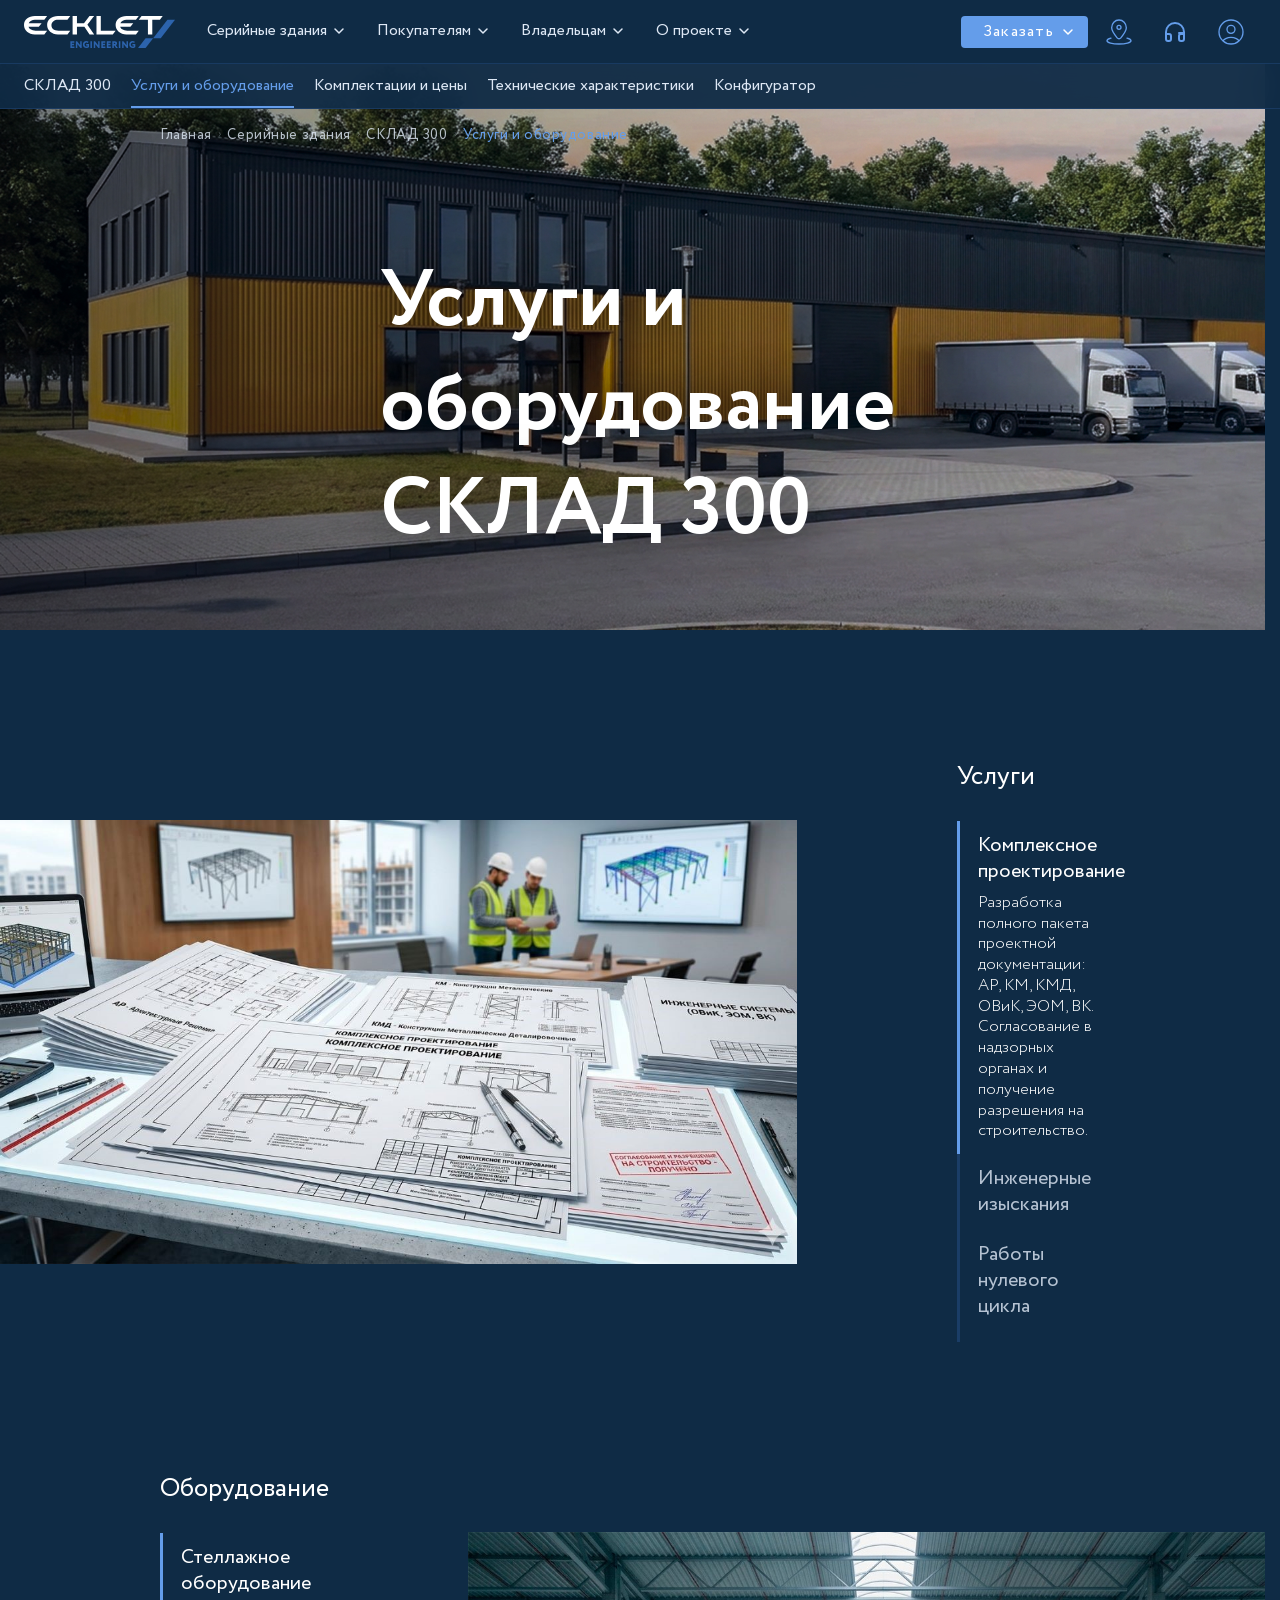
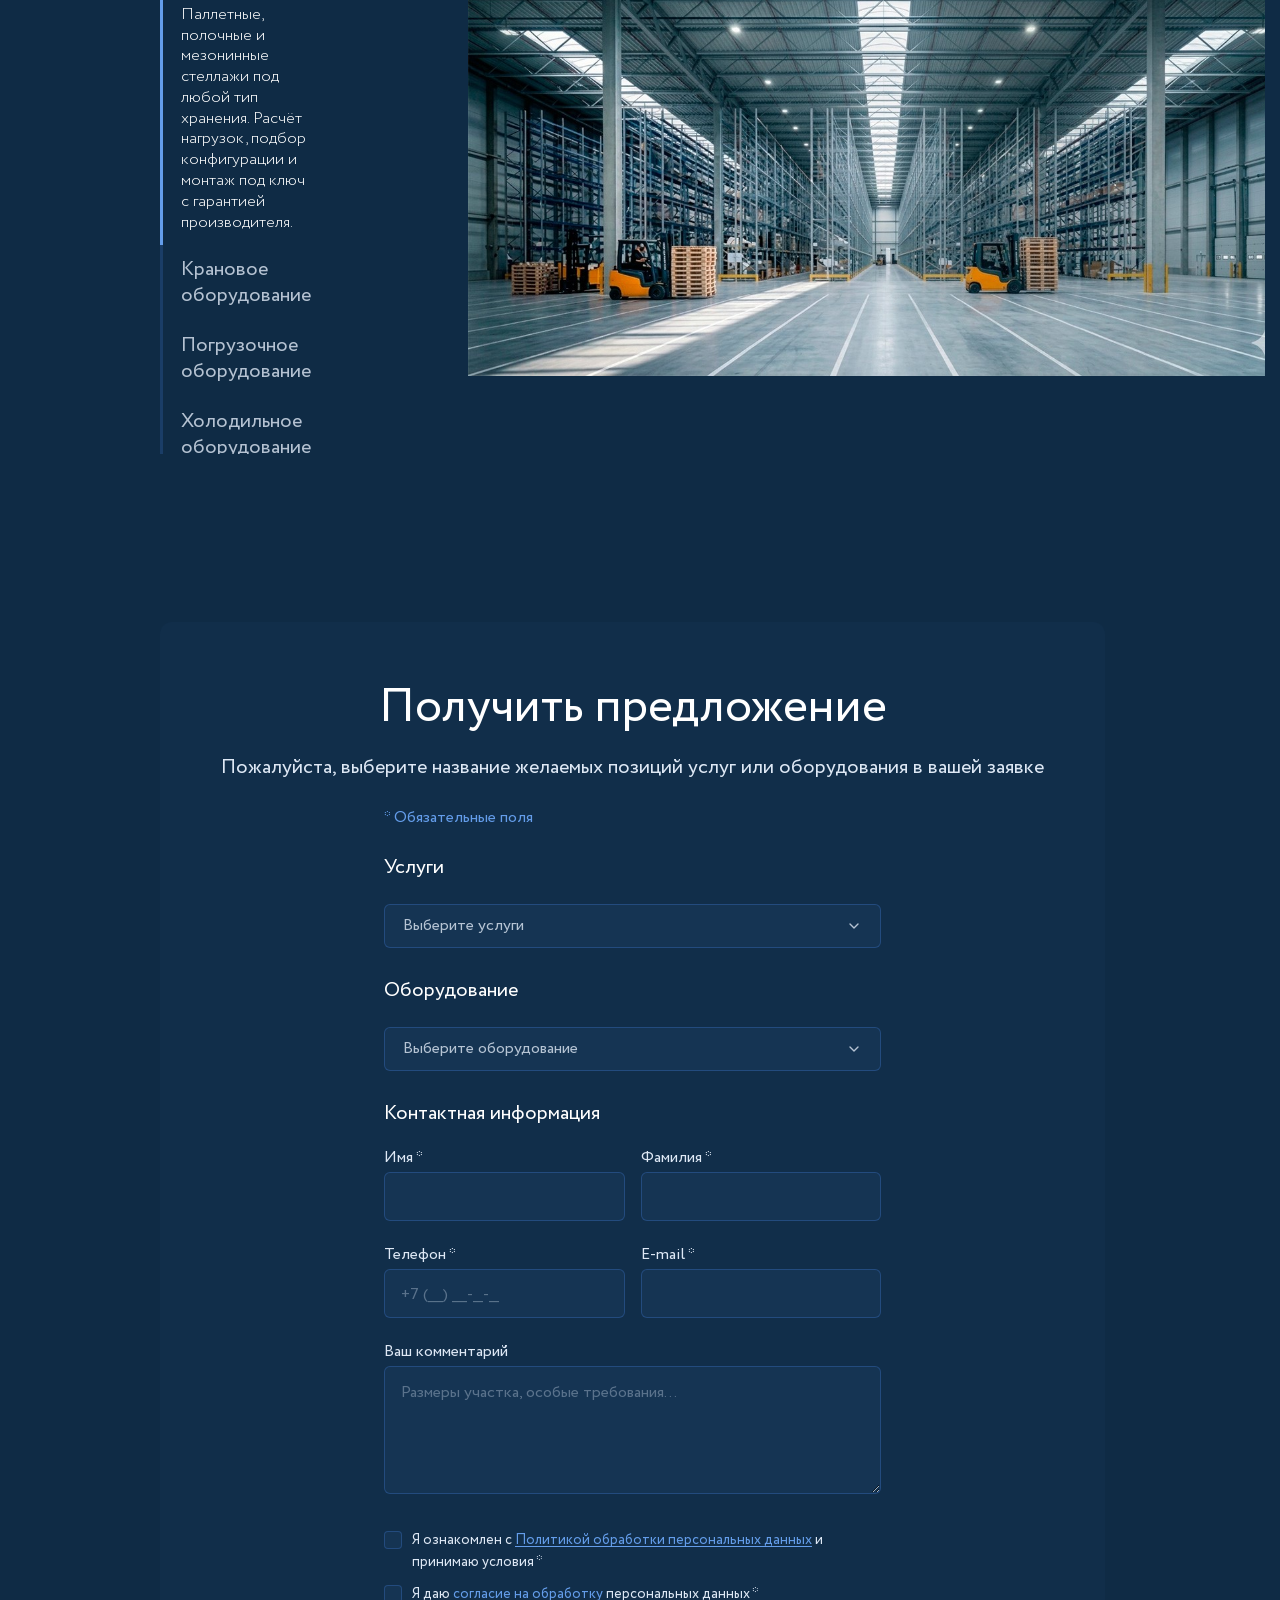
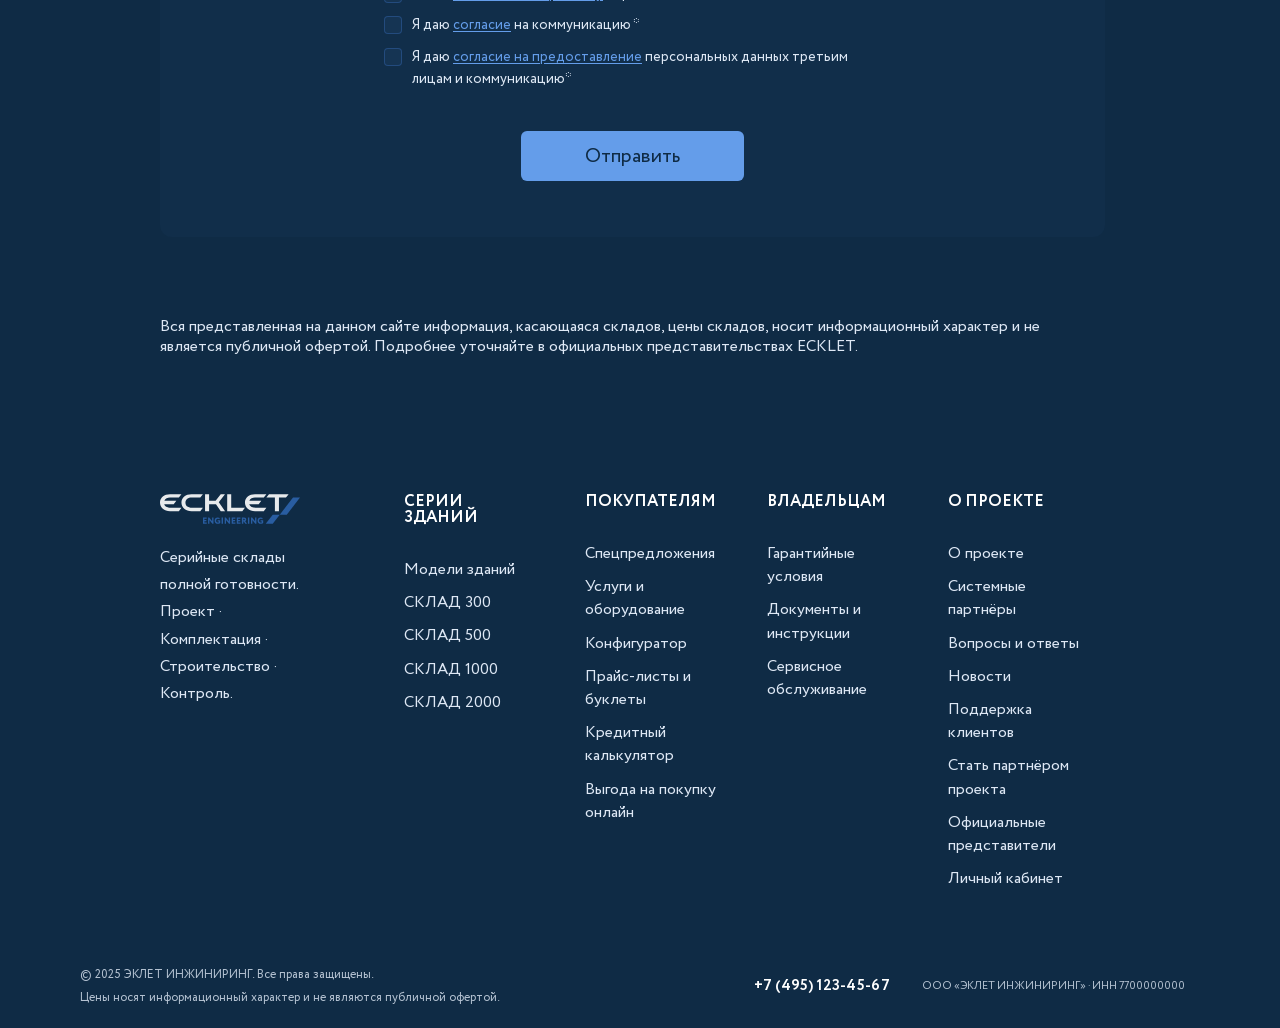
<file: equipment.html>
﻿<!DOCTYPE html>
<html lang="ru">

<head>
  <meta charset="UTF-8">
  <meta name="viewport" content="width=device-width, initial-scale=1.0">
  <title>Оборудование — ЭКЛЕТ ИНЖИНИРИНГ</title>

  <link rel="stylesheet" href="styles/styles.css">
  <style>
    #page-content {
      opacity: 0;
      transition: opacity 0.45s ease;
    }

    #page-content.page-visible {
      opacity: 1;
    }
  </style>
</head>

<body>

  <!-- NAV -->
  <nav class="header-nav">
    <a class="nav-logo" href="index.html">
      <svg width="151" height="32" viewBox="0 0 151 32" fill="none" xmlns="http://www.w3.org/2000/svg">
        <path fill-rule="evenodd" clip-rule="evenodd"
          d="M33.9442 3.66504H43.4512L46.2546 0.0148926H33.9442C27.6976 0.0148926 23.127 3.64983 23.127 9.03379C23.127 14.4178 27.6976 18.4025 33.9442 18.4025H43.4512L46.2546 14.7676H36.3667C31.4303 14.7676 27.4386 13.5356 27.4386 9.2163C27.4539 5.59657 30.6381 3.66504 33.9442 3.66504Z"
          fill="white" />
        <path fill-rule="evenodd" clip-rule="evenodd"
          d="M10.8173 3.66535H20.3243L23.1276 0H10.8173C4.57067 0 0 3.63493 0 9.0189C0 14.4029 4.57067 18.3876 10.8173 18.3876H20.3243L23.1276 14.7527H13.2397C8.98899 14.7527 5.4391 13.8249 4.5402 10.8135H14.809L17.6123 7.16341H4.70779C5.6524 4.88207 8.19674 3.68056 10.8173 3.66535Z"
          fill="white" />
        <path fill-rule="evenodd" clip-rule="evenodd"
          d="M76.8035 0.0148926H72.4766V18.4177H88.7786L91.6125 14.7828H76.8035V0.0148926Z" fill="white" />
        <path fill-rule="evenodd" clip-rule="evenodd"
          d="M117.574 0.0148926L114.725 3.66504H123.927V18.4177H128.284V3.66504H135.887L138.721 0.0148926H117.574Z"
          fill="white" />
        <path fill-rule="evenodd" clip-rule="evenodd"
          d="M70.1294 0.0148926H65.4978L59.9978 7.1783H52.9589V0.0148926H48.6016V18.4177H52.9589V10.8284H60.3787L65.5588 18.4025H70.1751L63.4258 8.74482C63.4106 8.76003 70.1294 0.0148926 70.1294 0.0148926Z"
          fill="white" />
        <path fill-rule="evenodd" clip-rule="evenodd"
          d="M102.444 3.66535H111.951L114.755 0H102.444C96.1976 0 91.627 3.63493 91.627 9.0189C91.627 14.4029 96.1976 18.3876 102.444 18.3876H111.951L114.755 14.7527H104.867C100.616 14.7527 97.0661 13.8249 96.1672 10.8135H106.436L109.239 7.16341H96.3348C97.2794 4.88207 99.8237 3.66535 102.444 3.66535Z"
          fill="white" />
        <path fill-rule="evenodd" clip-rule="evenodd" d="M129.152 22.2052L143.443 3.66553H151L136.709 22.2052H129.152Z"
          fill="#2C63AC" />
        <path fill-rule="evenodd" clip-rule="evenodd"
          d="M114.039 31.9994L121.596 22.2048H129.153L121.596 31.9994H114.039Z" fill="#2C63AC" />
        <path
          d="M46.3613 31.8783V25.2168H50.3226V26.6465H47.8849V27.8175H50.0331V29.2472H47.8849V30.4639H50.414V31.8935H46.3613V31.8783ZM57.6814 31.8783H56.4625L53.2935 27.8784V31.8783H51.8614V25.2168H53.0802L56.2492 29.232V25.2168H57.6814V31.8783ZM62.1454 29.5057V28.0761H64.9944V31.057C64.6695 31.3675 64.2791 31.6014 63.8518 31.7414C63.4177 31.9036 62.9592 31.9911 62.4958 32C61.3684 32 60.4847 31.6958 59.8601 31.0723C59.2354 30.4487 58.9154 29.6122 58.9154 28.5628C58.9154 27.5742 59.2202 26.7529 59.8448 26.0989C60.4695 25.4449 61.277 25.1104 62.313 25.1104C63.1814 25.1104 63.9127 25.3385 64.5069 25.81L63.867 27.0419C63.6973 26.8828 63.4944 26.7633 63.2728 26.6921C63.0235 26.6025 62.7607 26.5562 62.4958 26.5552C62.2393 26.5422 61.9828 26.5814 61.7419 26.6703C61.5009 26.7592 61.2806 26.8959 61.0941 27.0723C60.7285 27.4221 60.5609 27.924 60.5609 28.578C60.5478 28.8469 60.5883 29.1156 60.6798 29.3688C60.7713 29.622 60.9121 29.8546 61.0941 30.0533C61.2827 30.2374 61.507 30.381 61.7534 30.4752C61.9997 30.5694 62.2627 30.6121 62.5263 30.6008C62.7341 30.6012 62.9404 30.5652 63.1357 30.4943C63.2965 30.4479 63.4466 30.3704 63.5775 30.2662V29.5361L62.1454 29.5057ZM66.4266 31.8783V25.2168H67.9501V31.8935H66.4266V31.8783ZM75.5984 31.8783H74.3796L71.2106 27.8784V31.8783H69.7784V25.2168H70.9973L74.1663 29.232V25.2168H75.5984V31.8783ZM77.32 31.8783V25.2168H81.2813V26.6465H78.8436V27.8175H80.9918V29.2472H78.8436V30.4639H81.3727V31.8935H77.32V31.8783ZM82.8048 31.8783V25.2168H86.7661V26.6465H84.3284V27.8175H86.4766V29.2472H84.3436V30.4639H86.8727V31.8935H82.8048V31.8783ZM89.8284 31.8783H88.3049V25.2168C88.442 25.2168 88.8534 25.2168 89.5085 25.2016C90.1636 25.1864 90.5293 25.1864 90.575 25.1864C91.4434 25.1864 92.0681 25.3841 92.4642 25.7643C92.8603 26.1446 93.0584 26.6617 93.0584 27.3309C93.0584 28.2434 92.6775 28.8822 91.931 29.2624L93.8811 31.8935H92.0224L90.3922 29.5514H89.8284V31.8783ZM90.4988 26.6312C90.4683 26.6312 90.255 26.6312 89.8284 26.6465V28.1217H90.3769C91.0778 28.1217 91.4129 27.8632 91.4129 27.3461C91.4282 26.8594 91.1082 26.6312 90.4988 26.6312ZM94.8257 31.8783V25.2168H96.3493V31.8935H94.8257V31.8783ZM103.982 31.8783H102.763L99.5945 27.8784V31.8783H98.1623V25.2168H99.3812L102.55 29.232V25.2168H103.982V31.8783ZM108.462 29.5057V28.0761H111.311V31.057C110.986 31.3675 110.595 31.6014 110.168 31.7414C109.734 31.9036 109.275 31.9911 108.812 32C107.685 32 106.801 31.6958 106.176 31.0723C105.552 30.4487 105.232 29.6122 105.232 28.5628C105.232 27.5742 105.536 26.7529 106.161 26.0989C106.786 25.4449 107.593 25.1104 108.629 25.1104C109.498 25.1104 110.229 25.3385 110.823 25.81L110.183 27.0419C110.014 26.8828 109.811 26.7633 109.589 26.6921C109.34 26.6025 109.077 26.5562 108.812 26.5552C108.555 26.5422 108.299 26.5814 108.058 26.6703C107.817 26.7592 107.597 26.8959 107.41 27.0723C107.045 27.4221 106.877 27.924 106.877 28.578C106.864 28.8469 106.904 29.1156 106.996 29.3688C107.087 29.622 107.228 29.8546 107.41 30.0533C107.599 30.2374 107.823 30.381 108.07 30.4752C108.316 30.5694 108.579 30.6121 108.842 30.6008C109.05 30.6012 109.257 30.5652 109.452 30.4943C109.613 30.4479 109.763 30.3704 109.894 30.2662V29.5361L108.462 29.5057Z"
          fill="#2C63AC" />
      </svg>
    </a>

    <ul class="nav-links">
      <li class="nav-item--has-dropdown">
      <button type="button" class="nav-dd-trigger" aria-expanded="false" aria-haspopup="true">
        Серийные здания
        <svg class="nav-chevron" width="12" height="12" viewBox="0 0 12 12" fill="none" xmlns="http://www.w3.org/2000/svg">
          <path d="M2 4L6 8L10 4" stroke="currentColor" stroke-width="1.5" stroke-linecap="round" stroke-linejoin="round"/>
        </svg>
      </button>
      <div class="nav-dropdown" role="menu">
        <div class="nav-dropdown__inner">
          <a href="sclad.html?model=0" class="nav-dd-card" role="menuitem">
            <div class="nav-dd-card__img"><img src="images/models-1.png" alt="СКЛАД 300"></div>
            <div class="nav-dd-card__body">
              <div class="nav-dd-card__tag">300 м²</div>
              <div class="nav-dd-card__name">СКЛАД 300</div>
              <div class="nav-dd-card__price">от <strong>24 900 000 ₽</strong><span class="tooltip" style="margin-left:5px"><svg class="tooltip__icon" width="16" height="16" viewBox="0 0 24 24" fill="none" stroke="currentColor" stroke-width="2" stroke-linecap="round" stroke-linejoin="round"><circle cx="12" cy="12" r="10"/><line x1="12" y1="6" x2="12" y2="13"/><line x1="12" y1="17.5" x2="12" y2="17.5" stroke-width="3"/></svg><span class="tooltip__bubble">Средневзвешенная стоимость формируется на дату предоставления информации, которая не является офертой и предназначена исключительно для ознакомительных целей.<br><br>Все технические условия поставки и строительства готового здания определяются техническими условиями в сроки, указанные в графике поставки в договоре. За подробной информацией об условиях покупки готового здания, строительства и дополнительных услугах обращайтесь к официальным представителям.</span></span></div>
              <span class="nav-dd-card__cta">Подробнее →</span>
            </div>
          </a>
          <a href="sclad.html?model=1" class="nav-dd-card" role="menuitem">
            <div class="nav-dd-card__img"><img src="images/models-1.png" alt="СКЛАД 500"></div>
            <div class="nav-dd-card__body">
              <div class="nav-dd-card__tag">500 м²</div>
              <div class="nav-dd-card__name">СКЛАД 500</div>
              <div class="nav-dd-card__price">от <strong>42 500 000 ₽</strong><span class="tooltip" style="margin-left:5px"><svg class="tooltip__icon" width="16" height="16" viewBox="0 0 24 24" fill="none" stroke="currentColor" stroke-width="2" stroke-linecap="round" stroke-linejoin="round"><circle cx="12" cy="12" r="10"/><line x1="12" y1="6" x2="12" y2="13"/><line x1="12" y1="17.5" x2="12" y2="17.5" stroke-width="3"/></svg><span class="tooltip__bubble">Средневзвешенная стоимость формируется на дату предоставления информации, которая не является офертой и предназначена исключительно для ознакомительных целей.<br><br>Все технические условия поставки и строительства готового здания определяются техническими условиями в сроки, указанные в графике поставки в договоре. За подробной информацией об условиях покупки готового здания, строительства и дополнительных услугах обращайтесь к официальным представителям.</span></span></div>
              <span class="nav-dd-card__cta">Подробнее →</span>
            </div>
          </a>
          <a href="sclad.html?model=2" class="nav-dd-card" role="menuitem">
            <div class="nav-dd-card__img"><img src="images/models-1.png" alt="СКЛАД 1000"></div>
            <div class="nav-dd-card__body">
              <div class="nav-dd-card__tag">1 000 м²</div>
              <div class="nav-dd-card__name">СКЛАД 1000</div>
              <div class="nav-dd-card__price">от <strong>79 000 000 ₽</strong><span class="tooltip" style="margin-left:5px"><svg class="tooltip__icon" width="16" height="16" viewBox="0 0 24 24" fill="none" stroke="currentColor" stroke-width="2" stroke-linecap="round" stroke-linejoin="round"><circle cx="12" cy="12" r="10"/><line x1="12" y1="6" x2="12" y2="13"/><line x1="12" y1="17.5" x2="12" y2="17.5" stroke-width="3"/></svg><span class="tooltip__bubble">Средневзвешенная стоимость формируется на дату предоставления информации, которая не является офертой и предназначена исключительно для ознакомительных целей.<br><br>Все технические условия поставки и строительства готового здания определяются техническими условиями в сроки, указанные в графике поставки в договоре. За подробной информацией об условиях покупки готового здания, строительства и дополнительных услугах обращайтесь к официальным представителям.</span></span></div>
              <span class="nav-dd-card__cta">Подробнее →</span>
            </div>
          </a>
          <a href="sclad.html?model=3" class="nav-dd-card" role="menuitem">
            <div class="nav-dd-card__img"><img src="images/models-1.png" alt="СКЛАД 2000"></div>
            <div class="nav-dd-card__body">
              <div class="nav-dd-card__tag">2 000 м²</div>
              <div class="nav-dd-card__name">СКЛАД 2000</div>
              <div class="nav-dd-card__price">от <strong>148 000 000 ₽</strong><span class="tooltip" style="margin-left:5px"><svg class="tooltip__icon" width="16" height="16" viewBox="0 0 24 24" fill="none" stroke="currentColor" stroke-width="2" stroke-linecap="round" stroke-linejoin="round"><circle cx="12" cy="12" r="10"/><line x1="12" y1="6" x2="12" y2="13"/><line x1="12" y1="17.5" x2="12" y2="17.5" stroke-width="3"/></svg><span class="tooltip__bubble">Средневзвешенная стоимость формируется на дату предоставления информации, которая не является офертой и предназначена исключительно для ознакомительных целей.<br><br>Все технические условия поставки и строительства готового здания определяются техническими условиями в сроки, указанные в графике поставки в договоре. За подробной информацией об условиях покупки готового здания, строительства и дополнительных услугах обращайтесь к официальным представителям.</span></span></div>
              <span class="nav-dd-card__cta">Подробнее →</span>
            </div>
          </a>
          <a href="catalog.html" class="nav-dd-all" role="menuitem">
            <svg width="20" height="20" viewBox="0 0 24 24" fill="none" xmlns="http://www.w3.org/2000/svg">
              <path d="M4 6h16M4 12h16M4 18h7" stroke="currentColor" stroke-width="1.5" stroke-linecap="round"/>
              <path d="M15 16l4 4m0 0l4-4m-4 4V12" stroke="currentColor" stroke-width="1.5" stroke-linecap="round" stroke-linejoin="round"/>
            </svg>
            Смотреть<br>все модели
          </a>
        </div>
          <div class="nav-dd-footer">
            <a href="configurator.html" class="nav-dd-footer__item">
              <svg width="20" height="20" viewBox="0 0 24 24" fill="none" stroke="currentColor" stroke-width="1.5"
                stroke-linecap="round" stroke-linejoin="round">
                <circle cx="12" cy="12" r="3" />
                <path d="M19.07 4.93a10 10 0 0 1 0 14.14M4.93 4.93a10 10 0 0 0 0 14.14" />
                <path d="M15.54 8.46a5 5 0 0 1 0 7.07M8.46 8.46a5 5 0 0 0 0 7.07" />
              </svg>
              <span>Конфигуратор зданий</span>
            </a>
            <a href="offer.html" class="nav-dd-footer__item">
              <svg width="20" height="20" viewBox="0 0 24 24" fill="none" stroke="currentColor" stroke-width="1.5"
                stroke-linecap="round" stroke-linejoin="round">
                <rect x="1" y="4" width="22" height="16" rx="2" ry="2" />
                <line x1="1" y1="10" x2="23" y2="10" />
              </svg>
              <span>Заказать онлайн</span>
            </a>
            <a href="offer.html" class="nav-dd-footer__item">
              <svg width="20" height="20" viewBox="0 0 24 24" fill="none" stroke="currentColor" stroke-width="1.5"
                stroke-linecap="round" stroke-linejoin="round">
                <path
                  d="M22 16.92v3a2 2 0 0 1-2.18 2 19.79 19.79 0 0 1-8.63-3.07A19.5 19.5 0 0 1 4.69 12 19.79 19.79 0 0 1 1.61 3.41 2 2 0 0 1 3.6 1h3a2 2 0 0 1 2 1.72c.13.96.36 1.9.7 2.81a2 2 0 0 1-.45 2.11L7.91 8.59a16 16 0 0 0 6.06 6.06l.95-.95a2 2 0 0 1 2.11-.45c.91.34 1.85.57 2.81.7A2 2 0 0 1 22 16.92z" />
              </svg>
              <span>Заказать звонок</span>
            </a>
            <a href="complete.html" class="nav-dd-footer__item">
              <svg width="20" height="20" viewBox="0 0 24 24" fill="none" stroke="currentColor" stroke-width="1.5"
                stroke-linecap="round" stroke-linejoin="round">
                <polyline points="9 11 12 14 22 4" />
                <path d="M21 12v7a2 2 0 0 1-2 2H5a2 2 0 0 1-2-2V5a2 2 0 0 1 2-2h11" />
              </svg>
              <span>Комплектации</span>
            </a>
            <a href="project.html" class="nav-dd-footer__item">
              <svg width="20" height="20" viewBox="0 0 24 24" fill="none" stroke="currentColor" stroke-width="1.5"
                stroke-linecap="round" stroke-linejoin="round">
                <path d="M21 10c0 7-9 13-9 13s-9-6-9-13a9 9 0 0 1 18 0z" />
                <circle cx="12" cy="10" r="3" />
              </svg>
              <span>Выбрать локацию</span>
            </a>
          </div>
      </div>
    </li>
            <li class="nav-item--has-dropdown">
        <button type="button" class="nav-dd-trigger" aria-expanded="false" aria-haspopup="true">
          Покупателям
          <svg class="nav-chevron" width="12" height="12" viewBox="0 0 12 12" fill="none" xmlns="http://www.w3.org/2000/svg">
            <path d="M2 4L6 8L10 4" stroke="currentColor" stroke-width="1.5" stroke-linecap="round" stroke-linejoin="round"/>
          </svg>
        </button>
        <div class="nav-dropdown" role="menu">
          <div class="nav-dd-cols">
            <div class="nav-dd-col">
              <div class="nav-dd-col__title">Выбор здания</div>
              <ul class="nav-dd-col__list">
                <li><a href="catalog.html" class="nav-dd-col__link">Каталог серийных складов</a></li>
                <li><a href="configurator.html" class="nav-dd-col__link">Конфигуратор</a></li>
                <li><a href="specs.html" class="nav-dd-col__link">Технические характеристики</a></li>
                <li><a href="complete.html" class="nav-dd-col__link">Комплектации</a></li>
                <li><a href="offer.html" class="nav-dd-col__link">Спецпредложения</a></li>
              </ul>
            </div>
            <div class="nav-dd-col">
              <div class="nav-dd-col__title">Покупка</div>
              <ul class="nav-dd-col__list">
                <li><a href="buyers.html" class="nav-dd-col__link">Условия приобретения</a></li>
                <li><a href="complete.html" class="nav-dd-col__link">Комплектации и опции</a></li>
                <li><a href="offer.html" class="nav-dd-col__link">Заказать онлайн</a></li>
                <li><a href="project.html" class="nav-dd-col__link">Выбрать локацию</a></li>
                <li><a href="buyers.html" class="nav-dd-col__link">Корпоративным клиентам</a></li>
              </ul>
            </div>
            <div class="nav-dd-col">
              <div class="nav-dd-col__title">Финансирование</div>
              <ul class="nav-dd-col__list">
                <li><a href="buyers.html" class="nav-dd-col__link">Проектное финансирование</a></li>
                <li><a href="buyers.html" class="nav-dd-col__link">Лизинг</a></li>
                <li><a href="buyers.html" class="nav-dd-col__link">Рассрочка платежа</a></li>
                <li><a href="buyers.html" class="nav-dd-col__link">Калькулятор стоимости</a></li>
              </ul>
            </div>
            <div class="nav-dd-col">
              <div class="nav-dd-col__title">Сервис</div>
              <ul class="nav-dd-col__list">
                <li><a href="buyers.html" class="nav-dd-col__link">Сервисный контракт</a></li>
                <li><a href="buyers.html" class="nav-dd-col__link">Гарантийные условия</a></li>
                <li><a href="equipment.html" class="nav-dd-col__link">Услуги и оборудование</a></li>
                <li><a href="buyers.html" class="nav-dd-col__link">Документация</a></li>
              </ul>
            </div>
          </div>
          <div class="nav-dd-footer nav-dd-footer--3">
            <a href="configurator.html" class="nav-dd-footer__item">
              <svg width="20" height="20" viewBox="0 0 24 24" fill="none" stroke="currentColor" stroke-width="1.5" stroke-linecap="round" stroke-linejoin="round">
                <circle cx="12" cy="12" r="3"/>
                <path d="M19.07 4.93a10 10 0 0 1 0 14.14M4.93 4.93a10 10 0 0 0 0 14.14"/>
                <path d="M15.54 8.46a5 5 0 0 1 0 7.07M8.46 8.46a5 5 0 0 0 0 7.07"/>
              </svg>
              <span>Конфигуратор зданий</span>
            </a>
            <a href="buyers.html" class="nav-dd-footer__item">
              <svg width="20" height="20" viewBox="0 0 24 24" fill="none" stroke="currentColor" stroke-width="1.5" stroke-linecap="round" stroke-linejoin="round">
                <rect x="2" y="3" width="20" height="14" rx="2"/>
                <path d="M8 21h8M12 17v4"/>
              </svg>
              <span>Рассчитать стоимость</span>
            </a>
            <a href="offer.html" class="nav-dd-footer__item">
              <svg width="20" height="20" viewBox="0 0 24 24" fill="none" stroke="currentColor" stroke-width="1.5" stroke-linecap="round" stroke-linejoin="round">
                <path d="M22 16.92v3a2 2 0 0 1-2.18 2 19.79 19.79 0 0 1-8.63-3.07A19.5 19.5 0 0 1 4.69 12 19.79 19.79 0 0 1 1.61 3.41 2 2 0 0 1 3.6 1h3a2 2 0 0 1 2 1.72c.13.96.36 1.9.7 2.81a2 2 0 0 1-.45 2.11L7.91 8.59a16 16 0 0 0 6.06 6.06l.95-.95a2 2 0 0 1 2.11-.45c.91.34 1.85.57 2.81.7A2 2 0 0 1 22 16.92z"/>
              </svg>
              <span>Заказать звонок</span>
            </a>
          </div>
        </div>
      </li>
            <li class="nav-item--has-dropdown">
        <button type="button" class="nav-dd-trigger" aria-expanded="false" aria-haspopup="true">
          Владельцам
          <svg class="nav-chevron" width="12" height="12" viewBox="0 0 12 12" fill="none" xmlns="http://www.w3.org/2000/svg">
            <path d="M2 4L6 8L10 4" stroke="currentColor" stroke-width="1.5" stroke-linecap="round" stroke-linejoin="round"/>
          </svg>
        </button>
        <div class="nav-dropdown" role="menu">
          <div class="nav-dd-cols">
            <div class="nav-dd-col">
              <div class="nav-dd-col__title">Гарантия и поддержка</div>
              <ul class="nav-dd-col__list">
                <li><a href="owners.html" class="nav-dd-col__link">Гарантийные обязательства</a></li>
                <li><a href="owners.html" class="nav-dd-col__link">Регламент обслуживания</a></li>
                <li><a href="owners.html" class="nav-dd-col__link">Руководство пользователя</a></li>
                <li><a href="owners.html" class="nav-dd-col__link">Поддержка клиентов</a></li>
              </ul>
            </div>
            <div class="nav-dd-col">
              <div class="nav-dd-col__title">Сервисные услуги</div>
              <ul class="nav-dd-col__list">
                <li><a href="owners.html" class="nav-dd-col__link">Подать заявку на сервис</a></li>
                <li><a href="buyers.html" class="nav-dd-col__link">Сервисный контракт</a></li>
                <li><a href="owners.html" class="nav-dd-col__link">Плановый ремонт</a></li>
                <li><a href="owners.html" class="nav-dd-col__link">Аварийная поддержка</a></li>
                <li><a href="equipment.html" class="nav-dd-col__link">Услуги и оборудование</a></li>
              </ul>
            </div>
            <div class="nav-dd-col">
              <div class="nav-dd-col__title">Документация</div>
              <ul class="nav-dd-col__list">
                <li><a href="owners.html" class="nav-dd-col__link">Техническая документация</a></li>
                <li><a href="owners.html" class="nav-dd-col__link">Паспорт здания</a></li>
                <li><a href="owners.html" class="nav-dd-col__link">Исполнительная документация</a></li>
                <li><a href="owners.html" class="nav-dd-col__link">Схемы и чертежи</a></li>
              </ul>
            </div>
            <div class="nav-dd-col">
              <div class="nav-dd-col__title">Цифровые сервисы</div>
              <ul class="nav-dd-col__list">
                <li><a href="owners.html" class="nav-dd-col__link">Личный кабинет</a></li>
                <li><a href="owners.html" class="nav-dd-col__link">Мобильное приложение</a></li>
                <li><a href="owners.html" class="nav-dd-col__link">Управление объектом</a></li>
                <li><a href="owners.html" class="nav-dd-col__link">Сообщество владельцев</a></li>
              </ul>
            </div>
          </div>
          <div class="nav-dd-footer nav-dd-footer--3">
            <a href="owners.html" class="nav-dd-footer__item">
              <svg width="20" height="20" viewBox="0 0 24 24" fill="none" stroke="currentColor" stroke-width="1.5" stroke-linecap="round" stroke-linejoin="round">
                <path d="M14.7 6.3a1 1 0 0 0 0 1.4l1.6 1.6a1 1 0 0 0 1.4 0l3.77-3.77a6 6 0 0 1-7.94 7.94l-6.91 6.91a2.12 2.12 0 0 1-3-3l6.91-6.91a6 6 0 0 1 7.94-7.94l-3.76 3.76z"/>
              </svg>
              <span>Подать заявку на сервис</span>
            </a>
            <a href="owners.html" class="nav-dd-footer__item">
              <svg width="20" height="20" viewBox="0 0 24 24" fill="none" stroke="currentColor" stroke-width="1.5" stroke-linecap="round" stroke-linejoin="round">
                <path d="M14 2H6a2 2 0 0 0-2 2v16a2 2 0 0 0 2 2h12a2 2 0 0 0 2-2V8z"/>
                <polyline points="14 2 14 8 20 8"/>
                <line x1="16" y1="13" x2="8" y2="13"/>
                <line x1="16" y1="17" x2="8" y2="17"/>
                <polyline points="10 9 9 9 8 9"/>
              </svg>
              <span>Документация</span>
            </a>
            <a href="owners.html" class="nav-dd-footer__item">
              <svg width="20" height="20" viewBox="0 0 24 24" fill="none" stroke="currentColor" stroke-width="1.5" stroke-linecap="round" stroke-linejoin="round">
                <path d="M20 21v-2a4 4 0 0 0-4-4H8a4 4 0 0 0-4 4v2"/>
                <circle cx="12" cy="7" r="4"/>
              </svg>
              <span>Личный кабинет</span>
            </a>
          </div>
        </div>
      </li>
            <li class="nav-item--has-dropdown">
        <button type="button" class="nav-dd-trigger" aria-expanded="false" aria-haspopup="true">
          О проекте
          <svg class="nav-chevron" width="12" height="12" viewBox="0 0 12 12" fill="none" xmlns="http://www.w3.org/2000/svg">
            <path d="M2 4L6 8L10 4" stroke="currentColor" stroke-width="1.5" stroke-linecap="round" stroke-linejoin="round"/>
          </svg>
        </button>
        <div class="nav-dropdown" role="menu">
          <div class="nav-dd-cols">
            <div class="nav-dd-col">
              <div class="nav-dd-col__title">О компании</div>
              <ul class="nav-dd-col__list">
                <li><a href="project.html" class="nav-dd-col__link">О проекте</a></li>
                <li><a href="project.html" class="nav-dd-col__link">Системные партнеры</a></li>
                <li><a href="project.html" class="nav-dd-col__link">Вопросы и ответы</a></li>
                <li><a href="project.html" class="nav-dd-col__link">Новости</a></li>
                <li><a href="project.html" class="nav-dd-col__link">Поддержка клиентов</a></li>
                <li><a href="project.html" class="nav-dd-col__link">Стать партнёром проекта</a></li>
              </ul>
            </div>
            <div class="nav-dd-col">
              <div class="nav-dd-col__title">Производство</div>
              <ul class="nav-dd-col__list">
                <li><a href="project.html" class="nav-dd-col__link">Технологии строительства</a></li>
                <li><a href="project.html" class="nav-dd-col__link">Контроль качества</a></li>
                <li><a href="project.html" class="nav-dd-col__link">Сертификаты и лицензии</a></li>
                <li><a href="project.html" class="nav-dd-col__link">Реализованные объекты</a></li>
                <li><a href="project.html" class="nav-dd-col__link">Стать партнёром</a></li>
              </ul>
            </div>
            <div class="nav-dd-col">
              <div class="nav-dd-col__title">Юридическая информация</div>
              <ul class="nav-dd-col__list">
                <li><a href="project.html" class="nav-dd-col__link">Пользовательское соглашение</a></li>
                <li><a href="project.html" class="nav-dd-col__link">Согласие на обработку ПД</a></li>
                <li><a href="project.html" class="nav-dd-col__link">Согласие на предоставление ПД третьим лицам</a></li>
                <li><a href="project.html" class="nav-dd-col__link">Правила дистанционной продажи</a></li>
                <li><a href="project.html" class="nav-dd-col__link">Политика конфиденциальности</a></li>
              </ul>
            </div>
            <div class="nav-dd-col">
              <div class="nav-dd-col__title">Контакты</div>
              <ul class="nav-dd-col__list">
                <li><a href="project.html" class="nav-dd-col__link">Головной офис</a></li>
                <li><a href="project.html" class="nav-dd-col__link">Региональные представительства</a></li>
                <li><a href="project.html" class="nav-dd-col__link">Отдел продаж</a></li>
                <li><a href="project.html" class="nav-dd-col__link">Пресс-служба</a></li>
              </ul>
            </div>
          </div>
          <div class="nav-dd-footer nav-dd-footer--3">
            <a href="project.html" class="nav-dd-footer__item">
              <svg width="20" height="20" viewBox="0 0 24 24" fill="none" stroke="currentColor" stroke-width="1.5" stroke-linecap="round" stroke-linejoin="round">
                <circle cx="12" cy="12" r="10"/>
                <line x1="12" y1="8" x2="12" y2="12"/>
                <line x1="12" y1="16" x2="12.01" y2="16"/>
              </svg>
              <span>О компании</span>
            </a>
            <a href="project.html" class="nav-dd-footer__item">
              <svg width="20" height="20" viewBox="0 0 24 24" fill="none" stroke="currentColor" stroke-width="1.5" stroke-linecap="round" stroke-linejoin="round">
                <polygon points="12 2 15.09 8.26 22 9.27 17 14.14 18.18 21.02 12 17.77 5.82 21.02 7 14.14 2 9.27 8.91 8.26 12 2"/>
              </svg>
              <span>Реализованные объекты</span>
            </a>
            <a href="project.html" class="nav-dd-footer__item">
              <svg width="20" height="20" viewBox="0 0 24 24" fill="none" stroke="currentColor" stroke-width="1.5" stroke-linecap="round" stroke-linejoin="round">
                <path d="M22 16.92v3a2 2 0 0 1-2.18 2 19.79 19.79 0 0 1-8.63-3.07A19.5 19.5 0 0 1 4.69 12 19.79 19.79 0 0 1 1.61 3.41 2 2 0 0 1 3.6 1h3a2 2 0 0 1 2 1.72c.13.96.36 1.9.7 2.81a2 2 0 0 1-.45 2.11L7.91 8.59a16 16 0 0 0 6.06 6.06l.95-.95a2 2 0 0 1 2.11-.45c.91.34 1.85.57 2.81.7A2 2 0 0 1 22 16.92z"/>
              </svg>
              <span>Связаться с нами</span>
            </a>
          </div>
        </div>
      </li>
    </ul>

    <div class="nav-right">
      <div class="nav-item--has-dropdown">
          <button type="button" class="cat-nav-cta nav-dd-trigger" aria-expanded="false" aria-haspopup="true">
            Заказать
            <svg class="nav-chevron" width="12" height="12" viewBox="0 0 12 12" fill="none" xmlns="http://www.w3.org/2000/svg">
              <path d="M2 4L6 8L10 4" stroke="currentColor" stroke-width="1.5" stroke-linecap="round" stroke-linejoin="round"/>
            </svg>
          </button>
          <div class="nav-dropdown" role="menu">
            <div class="nav-dd-order">
              <a href="order.html" class="nav-dd-order__card" role="menuitem">
                <svg width="32" height="32" viewBox="0 0 24 24" fill="none" stroke="currentColor" stroke-width="1.5" stroke-linecap="round" stroke-linejoin="round">
                  <rect x="2" y="3" width="20" height="14" rx="2" ry="2"/>
                  <line x1="8" y1="21" x2="16" y2="21"/>
                  <line x1="12" y1="17" x2="12" y2="21"/>
                </svg>
                <span class="nav-dd-order__title">Заказать онлайн</span>
                <span class="nav-dd-order__sub">Оформите заявку за 5 минут на сайте</span>
              </a>
              <a href="procedure.html" class="nav-dd-order__card" role="menuitem">
                <svg width="32" height="32" viewBox="0 0 24 24" fill="none" stroke="currentColor" stroke-width="1.5" stroke-linecap="round" stroke-linejoin="round">
                  <path d="M14 2H6a2 2 0 0 0-2 2v16a2 2 0 0 0 2 2h12a2 2 0 0 0 2-2V8z"/>
                  <polyline points="14 2 14 8 20 8"/>
                  <line x1="16" y1="13" x2="8" y2="13"/>
                  <line x1="16" y1="17" x2="8" y2="17"/>
                  <polyline points="10 9 9 9 8 9"/>
                </svg>
                <span class="nav-dd-order__title">Порядок приобретения</span>
                <span class="nav-dd-order__sub">Условия, этапы сделки и документы</span>
              </a>
              <button type="button" class="nav-dd-order__card" onclick="openModal()" role="menuitem">
                <svg width="32" height="32" viewBox="0 0 24 24" fill="none" stroke="currentColor" stroke-width="1.5" stroke-linecap="round" stroke-linejoin="round">
                  <path d="M22 16.92v3a2 2 0 0 1-2.18 2 19.79 19.79 0 0 1-8.63-3.07A19.5 19.5 0 0 1 4.69 12 19.79 19.79 0 0 1 1.61 3.41 2 2 0 0 1 3.6 1h3a2 2 0 0 1 2 1.72c.13.96.36 1.9.7 2.81a2 2 0 0 1-.45 2.11L7.91 8.59a16 16 0 0 0 6.06 6.06l.95-.95a2 2 0 0 1 2.11-.45c.91.34 1.85.57 2.81.7A2 2 0 0 1 22 16.92z"/>
                </svg>
                <span class="nav-dd-order__title">Заказать звонок</span>
                <span class="nav-dd-order__sub">Перезвоним в течение часа</span>
              </button>
            </div>
          </div>
        </div>
      <a href="/" class="sales-territory">
        <svg width="32" height="32" viewBox="0 0 32 32" fill="none" xmlns="http://www.w3.org/2000/svg">
          <path
            d="M8 22.1821C5.545 22.7924 4 23.6794 4 24.6667C4 26.5076 9.37258 28 16 28C22.6274 28 28 26.5076 28 24.6667C28 23.6794 26.455 22.7924 24 22.1821M23.3333 11.7778C23.3333 14.6525 20.0489 19.1536 17.8761 21.8167C16.8935 23.021 15.1065 23.021 14.1239 21.8167C11.9511 19.1536 8.66667 14.6525 8.66667 11.7778C8.66667 7.48223 11.9499 4 16 4C20.0501 4 23.3333 7.48223 23.3333 11.7778ZM18 11.3333C18 12.4379 17.1046 13.3333 16 13.3333C14.8954 13.3333 14 12.4379 14 11.3333C14 10.2288 14.8954 9.33333 16 9.33333C17.1046 9.33333 18 10.2288 18 11.3333Z"
            stroke="#649DEA" stroke-width="1.33333" stroke-linecap="round" stroke-linejoin="round" />
        </svg>
      </a>
      <button type="button" class="support-float-btn" aria-label="Открыть поддержку">
        <svg viewBox="0 0 24 24" width="24" height="24" fill="none" stroke="currentColor" stroke-width="2"
          stroke-linecap="round" stroke-linejoin="round">
          <path d="M3 18v-6a9 9 0 0 1 18 0v6"></path>
          <path
            d="M21 19a2 2 0 0 1-2 2h-1a2 2 0 0 1-2-2v-3a2 2 0 0 1 2-2h3zM3 19a2 2 0 0 0 2 2h1a2 2 0 0 0 2-2v-3a2 2 0 0 0-2-2H3z">
          </path>
          <path d="M20 13h-4"></path>
        </svg>
      </button>
      <a href="/" class="lk-button" aria-label="Личный кабинет">
        <svg width="32" height="32" viewBox="0 0 32 32" fill="none" xmlns="http://www.w3.org/2000/svg">
          <path
            d="M23.9379 24.9996C23.4453 23.6843 20.0792 21.3333 16 21.3333C11.9208 21.3333 8.55471 23.6843 8.06205 24.9996M8.06205 24.9996C10.1775 26.8669 12.9564 28 16 28C19.0436 28 21.8225 26.8669 23.9379 24.9996C26.4289 22.8008 28 19.5838 28 16C28 9.37258 22.6274 4 16 4C9.37258 4 4 9.37258 4 16C4 19.5839 5.57106 22.8008 8.06205 24.9996ZM20 13.3333C20 15.5425 18.2091 17.3333 16 17.3333C13.7909 17.3333 12 15.5425 12 13.3333C12 11.1242 13.7909 9.33333 16 9.33333C18.2091 9.33333 20 11.1242 20 13.3333Z"
            stroke-width="1.33333" />
        </svg>
      </a>
    </div>
  </nav>
  <div class="nav-dd-overlay" aria-hidden="true"></div>
  <!-- ── SUB NAV ── -->
  <nav class="equip-subnav subnav-shad" id="equipSubnav">
    <ul class="equip-subnav__list">
      <li class="equip-subnav__item">
        <a href="project.html" class="equip-subnav__link" id="equip-subnav-model">СКЛАД 300</a>
      </li>
      <li class="equip-subnav__item">
        <a href="equipment.html" class="equip-subnav__link is-active" id="prj-equip-link">Услуги и оборудование</a>
      </li>
      <li class="equip-subnav__item">
        <a href="complete.html" class="equip-subnav__link" id="equip-complete-link">Комплектации и цены</a>
      </li>
      <li class="equip-subnav__item">
        <a href="specs.html" class="equip-subnav__link" id="equip-specs-link">Технические характеристики</a>
      </li>
      <li class="equip-subnav__item">
        <a href="configurator.html" class="equip-subnav__link">Конфигуратор</a>
      </li>
    </ul>
  </nav>

  <div id="page-content">

    <!-- ── HERO ── -->
    <section class="equip-hero equip-subnav-target" id="sec-building">
      <div class="equip-hero__bg">
        <img src="images/project-hero-bg.jpg" alt="Оборудование" class="equip-hero__photo">
      </div>

      <nav class="equip__breadcrumb breadcrumb" aria-label="Хлебные крошки">
        <a href="index.html" class="breadcrumb__item">Главная</a>
        <span class="breadcrumb__sep">›</span>
        <a href="catalog.html" class="breadcrumb__item">Серийные здания</a>
        <span class="breadcrumb__sep">›</span>
        <a href="project.html" class="breadcrumb__item" id="bc-model-link">СКЛАД 300</a>
        <span class="breadcrumb__sep">›</span>
        <span class="breadcrumb__item breadcrumb__item--active">Услуги и оборудование</span>
      </nav>

      <div class="equip-hero__content">
        <h1 class="equip-hero__title hero-title"> СКЛАД 300</h1>
      </div>
    </section>

    

    <!-- ── ABOUT MODEL ── -->
    <section class="equip-about">



      <div class="equip-about__split">

        <div class="equip-about__photo">
          <img src="images/equip-service/1.jpg" alt="Склад — внешний вид">
        </div>

        <div class="equip-about__features">
          <h3 class="equip-about__feat-title">Услуги</h3>
          <ul class="equip-about__feat-list">

            <li class="equip-about__feat-item" data-img="images/equip-service/1.jpg">
              <div class="equip-about__feat-name">Комплексное проектирование</div>
              <div class="equip-about__feat-desc">Разработка полного пакета проектной документации: АР, КМ, КМД, ОВиК,
                ЭОМ, ВК. Согласование в надзорных органах и получение разрешения на строительство.</div>
            </li>

            <li class="equip-about__feat-item" data-img="images/equip-service/2.jpg">
              <div class="equip-about__feat-name">Инженерные изыскания</div>
              <div class="equip-about__feat-desc">Геодезические и геологические изыскания на участке застройки.
                Лабораторный анализ грунтов и составление технического отчёта для проектирования фундаментов.</div>
            </li>

            <li class="equip-about__feat-item" data-img="images/equip-service/3.jpg">
              <div class="equip-about__feat-name">Работы нулевого цикла</div>
              <div class="equip-about__feat-desc">Разработка котлована, устройство фундамента, обратная засыпка и
                уплотнение грунта. Работы выполняются по утверждённому проекту с контролем несущей способности.</div>
            </li>

            <li class="equip-about__feat-item" data-img="images/equip-service/4.jpg">
              <div class="equip-about__feat-name">Промышленные полы</div>
              <div class="equip-about__feat-desc">Бетонные полы с топпинговым или полимерным покрытием, нагрузка до
                10 т/м². Лазерное выравнивание по допускам FM2, устойчивость к движению погрузчиков.</div>
            </li>

            <li class="equip-about__feat-item" data-img="images/equip-service/5.jpg">
              <div class="equip-about__feat-name">Сопровождение и сдача объекта</div>
              <div class="equip-about__feat-desc">Технический надзор на всех этапах строительства, ведение
                исполнительной документации. Сдача государственной комиссии и получение разрешения на ввод
                в эксплуатацию.</div>
            </li>

            <li class="equip-about__feat-item" data-img="images/equip-service/6.jpg">
              <div class="equip-about__feat-name">Отделка помещений</div>
              <div class="equip-about__feat-desc">Внутренняя отделка офисных и санитарных зон: перегородки, стяжка,
                штукатурка, покраска, подвесные потолки. Любой уровень исполнения — от базового до премиального.</div>
            </li>

            <li class="equip-about__feat-item" data-img="images/equip-service/7.jpg">
              <div class="equip-about__feat-name">Благоустройство территории</div>
              <div class="equip-about__feat-desc">Асфальтирование въездов и парковок, установка ограждения,
                озеленение и наружное освещение. Полная готовность участка к эксплуатации в день сдачи объекта.</div>
            </li>

          </ul>
        </div>

      </div>

    </section>
    <section class="equip-about2">
      <div class="equip-about2__split">

        <div class="equip-about2__features">
          <h3 class="equip-about2__feat-title">Оборудование</h3>
          <ul class="equip-about2__feat-list">

            <li class="equip-about2__feat-item" data-img="images/equip-product/1.jpg">
              <div class="equip-about2__feat-name">Стеллажное оборудование</div>
              <div class="equip-about2__feat-desc">Паллетные, полочные и мезонинные стеллажи под любой тип хранения.
                Расчёт нагрузок, подбор конфигурации и монтаж под ключ с гарантией производителя.</div>
            </li>

            <li class="equip-about2__feat-item" data-img="images/equip-product/2.jpg">
              <div class="equip-about2__feat-name">Крановое оборудование</div>
              <div class="equip-about2__feat-desc">Кран-балки и мостовые краны грузоподъёмностью от 1 до 32 т.
                Проектирование крановых путей, поставка и монтаж с паспортизацией в Ростехнадзоре.</div>
            </li>

            <li class="equip-about2__feat-item" data-img="images/equip-product/3.jpg">
              <div class="equip-about2__feat-name">Погрузочное оборудование</div>
              <div class="equip-about2__feat-desc">Докшелтеры, доклевеллеры, рампы и пандусы для безопасной
                погрузки и разгрузки транспортных средств любого типа и тоннажа.</div>
            </li>

            <li class="equip-about2__feat-item" data-img="images/equip-product/4.jpg">
              <div class="equip-about2__feat-name">Холодильное оборудование</div>
              <div class="equip-about2__feat-desc">Холодильные и морозильные камеры на базе сэндвич-панелей.
                Моноблочные и сплит-системы, поддержание температуры от −25 до +12 °С.</div>
            </li>

            <li class="equip-about2__feat-item" data-img="images/equip-product/5.jpg">
              <div class="equip-about2__feat-name">Упаковочное оборудование</div>
              <div class="equip-about2__feat-desc">Стретч-обмотчики, термоусадочные тоннели, упаковочные линии
                и машины для стрейп-обвязки. Автоматизация упаковки под любой формат тары и интенсивность потока.</div>
            </li>

            <li class="equip-about2__feat-item" data-img="images/equip-product/6.jpg">
              <div class="equip-about2__feat-name">Весоизмерительное оборудование</div>
              <div class="equip-about2__feat-desc">Паллетные, платформенные и встраиваемые весы с интеграцией
                в WMS. Точность взвешивания от 0,1 кг, поддержка маркировки и учёта товаропотока в реальном времени.</div>
            </li>

            <li class="equip-about2__feat-item" data-img="images/equip-product/7.jpg">
              <div class="equip-about2__feat-name">Конвейерное и сортировочное оборудование</div>
              <div class="equip-about2__feat-desc">Ленточные, роликовые и телескопические конвейеры, сортировщики
                с barcode- и RFID-распознаванием. Проектирование и монтаж линий под высокую пропускную способность.</div>
            </li> 

          </ul>
        </div>

        <div class="equip-about2__photo">
          <img src="images/equip-product/1.jpg" alt="Оборудование">
        </div>

      </div>
    </section>



    <!-- ── CTA FORM ── -->
    <section class="cta-form" id="sec-cta">
      <div class="cta-form__inner">
        <h2 class="cta-form__title">Получить предложение</h2>
        <p class="cta-form__subtitle">Пожалуйста, выберите название желаемых позиций услуг или оборудования в вашей
          заявке</p>
        <p class="cta-form__required">* Обязательные поля</p>  
        




        <!-- Выбор услуг — выпадающий -->
        <div class="cta-form__group">
          <div class="cta-form__group-label">Услуги</div>
          <div class="cta-form__dropdown">
            <button type="button" class="cta-form__dropdown-trigger">
              <span class="cta-form__dropdown-label">Выберите услуги</span>
              <svg class="cta-form__dropdown-chevron" width="16" height="16" viewBox="0 0 24 24" fill="none" stroke="currentColor" stroke-width="2" stroke-linecap="round" stroke-linejoin="round"><path d="M6 9l6 6 6-6"/></svg>
            </button>
            <div class="cta-form__dropdown-panel">
              <label class="cta-form__chip cta-form__chip--drop"><input type="checkbox" name="service" value="Комплексное проектирование"><span>Комплексное проектирование</span></label>
              <label class="cta-form__chip cta-form__chip--drop"><input type="checkbox" name="service" value="Инженерные изыскания"><span>Инженерные изыскания</span></label>
              <label class="cta-form__chip cta-form__chip--drop"><input type="checkbox" name="service" value="Работы нулевого цикла"><span>Работы нулевого цикла</span></label>
              <label class="cta-form__chip cta-form__chip--drop"><input type="checkbox" name="service" value="Промышленные полы"><span>Промышленные полы</span></label>
              <label class="cta-form__chip cta-form__chip--drop"><input type="checkbox" name="service" value="Сопровождение и сдача объекта"><span>Сопровождение и сдача объекта</span></label>
              <label class="cta-form__chip cta-form__chip--drop"><input type="checkbox" name="service" value="Отделка помещений"><span>Отделка помещений</span></label>
              <label class="cta-form__chip cta-form__chip--drop"><input type="checkbox" name="service" value="Благоустройство территории"><span>Благоустройство территории</span></label>
            </div>
          </div>
        </div>

        <!-- Выбор оборудования — выпадающий -->
        <div class="cta-form__group">
          <div class="cta-form__group-label">Оборудование</div>
          <div class="cta-form__dropdown">
            <button type="button" class="cta-form__dropdown-trigger">
              <span class="cta-form__dropdown-label">Выберите оборудование</span>
              <svg class="cta-form__dropdown-chevron" width="16" height="16" viewBox="0 0 24 24" fill="none" stroke="currentColor" stroke-width="2" stroke-linecap="round" stroke-linejoin="round"><path d="M6 9l6 6 6-6"/></svg>
            </button>
            <div class="cta-form__dropdown-panel">
              <label class="cta-form__chip cta-form__chip--drop"><input type="checkbox" name="equipment" value="Стеллажное оборудование"><span>Стеллажное оборудование</span></label>
              <label class="cta-form__chip cta-form__chip--drop"><input type="checkbox" name="equipment" value="Крановое оборудование"><span>Крановое оборудование</span></label>
              <label class="cta-form__chip cta-form__chip--drop"><input type="checkbox" name="equipment" value="Погрузочное оборудование"><span>Погрузочное оборудование</span></label>
              <label class="cta-form__chip cta-form__chip--drop"><input type="checkbox" name="equipment" value="Холодильное оборудование"><span>Холодильное оборудование</span></label>
              <label class="cta-form__chip cta-form__chip--drop"><input type="checkbox" name="equipment" value="Кровельные системы"><span>Упаковочное оборудование</span></label>
              <label class="cta-form__chip cta-form__chip--drop"><input type="checkbox" name="equipment" value="Фундаменты"><span>Весоизмерительное оборудование</span></label>
              <label class="cta-form__chip cta-form__chip--drop"><input type="checkbox" name="equipment" value="Промышленные полы"><span>Конвейерное и сортировочное оборудование</span></label>
            </div>
          </div>
        </div>

        <!-- Контакты -->
        <div class="cta-form__group">
          <div class="cta-form__group-label">Контактная информация</div>
          <div class="cta-form__fields-row">
            <div class="cta-form__field">
              <label class="cta-form__field-label">Имя *</label>
              <input class="cta-form__input" type="text" placeholder="">
            </div>
            <div class="cta-form__field">
              <label class="cta-form__field-label">Фамилия *</label>
              <input class="cta-form__input" type="text" placeholder="">
            </div>
          </div>
          <div class="cta-form__fields-row">
            <div class="cta-form__field">
              <label class="cta-form__field-label">Телефон *</label>
              <input class="cta-form__input" type="tel" placeholder="+7 (___) ___-__-__">
            </div>
            <div class="cta-form__field">
              <label class="cta-form__field-label">E-mail *</label>
              <input class="cta-form__input" type="email" placeholder="">
            </div>
          </div>
          <div class="cta-form__field cta-form__field--full">
            <label class="cta-form__field-label">Ваш комментарий</label>
            <textarea class="cta-form__input cta-form__textarea" rows="4"
              placeholder="Размеры участка, особые требования..."></textarea>
          </div>
       
        </div>
            <!-- Согласия -->
            <div class="cta-form__consents">
              <label class="cta-form__consent">
                <input type="checkbox" class="cta-form__checkbox">
                <span>Я ознакомлен с <a href="#">Политикой обработки персональных данных</a> и принимаю условия *</span>
              </label>
              <label class="cta-form__consent">
                <input type="checkbox" class="cta-form__checkbox">
                <span>Я даю <a href="#">согласие на обработку</a> персональных данных *</span>
              </label>
              <label class="cta-form__consent">
                <input type="checkbox" class="cta-form__checkbox">
                <span>Я даю <a href="#">согласие</a> на коммуникацию *</span>
              </label>
              <label class="cta-form__consent">
                <input type="checkbox" class="cta-form__checkbox">
                <span>Я даю <a href="#">согласие на предоставление</a> персональных данных третьим лицам и
                  коммуникацию*</span>
              </label>
            </div>
       

        <!-- Кнопка -->
        <div class="cta-form__submit-wrap">
          <button class="cta-form__submit" onclick="submitCtaForm(event)">Отправить</button>
        </div>

      </div>
    </section>


    <!-- ── FOOTER ── -->
    <footer class="site-footer">
      <div class="site-footer__disclaimer">Вся представленная на данном сайте информация, касающаяся складов, цены
        складов, носит информационный характер и не является публичной офертой. Подробнее уточняйте в официальных представительствах ECKLET.</div>
      <div class="site-footer__top">

        <!-- Логотип + CTA -->
        <div class="site-footer__brand">
          <a href="index.html" class="site-footer__logo">
            <svg width="140" height="30" viewBox="0 0 151 32" fill="none" xmlns="http://www.w3.org/2000/svg">
              <path fill-rule="evenodd" clip-rule="evenodd"
                d="M33.9442 3.66504H43.4512L46.2546 0.0148926H33.9442C27.6976 0.0148926 23.127 3.64983 23.127 9.03379C23.127 14.4178 27.6976 18.4025 33.9442 18.4025H43.4512L46.2546 14.7676H36.3667C31.4303 14.7676 27.4386 13.5356 27.4386 9.2163C27.4539 5.59657 30.6381 3.66504 33.9442 3.66504Z"
                fill="white" />
              <path fill-rule="evenodd" clip-rule="evenodd"
                d="M10.8173 3.66535H20.3243L23.1276 0H10.8173C4.57067 0 0 3.63493 0 9.0189C0 14.4029 4.57067 18.3876 10.8173 18.3876H20.3243L23.1276 14.7527H13.2397C8.98899 14.7527 5.4391 13.8249 4.5402 10.8135H14.809L17.6123 7.16341H4.70779C5.6524 4.88207 8.19674 3.68056 10.8173 3.66535Z"
                fill="white" />
              <path fill-rule="evenodd" clip-rule="evenodd"
                d="M76.8035 0.0148926H72.4766V18.4177H88.7786L91.6125 14.7828H76.8035V0.0148926Z" fill="white" />
              <path fill-rule="evenodd" clip-rule="evenodd"
                d="M117.574 0.0148926L114.725 3.66504H123.927V18.4177H128.284V3.66504H135.887L138.721 0.0148926H117.574Z"
                fill="white" />
              <path fill-rule="evenodd" clip-rule="evenodd"
                d="M70.1294 0.0148926H65.4978L59.9978 7.1783H52.9589V0.0148926H48.6016V18.4177H52.9589V10.8284H60.3787L65.5588 18.4025H70.1751L63.4258 8.74482C63.4106 8.76003 70.1294 0.0148926 70.1294 0.0148926Z"
                fill="white" />
              <path fill-rule="evenodd" clip-rule="evenodd"
                d="M102.444 3.66535H111.951L114.755 0H102.444C96.1976 0 91.627 3.63493 91.627 9.0189C91.627 14.4029 96.1976 18.3876 102.444 18.3876H111.951L114.755 14.7527H104.867C100.616 14.7527 97.0661 13.8249 96.1672 10.8135H106.436L109.239 7.16341H96.3348C97.2794 4.88207 99.8237 3.66535 102.444 3.66535Z"
                fill="white" />
              <path fill-rule="evenodd" clip-rule="evenodd"
                d="M129.152 22.2052L143.443 3.66553H151L136.709 22.2052H129.152Z" fill="#2C63AC" />
              <path fill-rule="evenodd" clip-rule="evenodd"
                d="M114.039 31.9994L121.596 22.2048H129.153L121.596 31.9994H114.039Z" fill="#2C63AC" />
              <path d="M46.3613 31.8783V25.2168H50.3226V26.6465H47.8849V27.8175H50.0331V29.2472H47.8849V30.4639H50.414V31.8935H46.3613V31.8783ZM57.6814 31.8783H56.4625L53.2935 27.8784V31.8783H51.8614V25.2168H53.0802L56.2492 29.232V25.2168H57.6814V31.8783ZM62.1454 29.5057V28.0761H64.9944V31.057C64.6695 31.3675 64.2791 31.6014 63.8518 31.7414C63.4177 31.9036 62.9592 31.9911 62.4958 32C61.3684 32 60.4847 31.6958 59.8601 31.0723C59.2354 30.4487 58.9154 29.6122 58.9154 28.5628C58.9154 27.5742 59.2202 26.7529 59.8448 26.0989C60.4695 25.4449 61.277 25.1104 62.313 25.1104C63.1814 25.1104 63.9127 25.3385 64.5069 25.81L63.867 27.0419C63.6973 26.8828 63.4944 26.7633 63.2728 26.6921C63.0235 26.6025 62.7607 26.5562 62.4958 26.5552C62.2393 26.5422 61.9828 26.5814 61.7419 26.6703C61.5009 26.7592 61.2806 26.8959 61.0941 27.0723C60.7285 27.4221 60.5609 27.924 60.5609 28.578C60.5478 28.8469 60.5883 29.1156 60.6798 29.3688C60.7713 29.622 60.9121 29.8546 61.0941 30.0533C61.2827 30.2374 61.507 30.381 61.7534 30.4752C61.9997 30.5694 62.2627 30.6121 62.5263 30.6008C62.7341 30.6012 62.9404 30.5652 63.1357 30.4943C63.2965 30.4479 63.4466 30.3704 63.5775 30.2662V29.5361L62.1454 29.5057ZM66.4266 31.8783V25.2168H67.9501V31.8935H66.4266V31.8783ZM75.5984 31.8783H74.3796L71.2106 27.8784V31.8783H69.7784V25.2168H70.9973L74.1663 29.232V25.2168H75.5984V31.8783ZM77.32 31.8783V25.2168H81.2813V26.6465H78.8436V27.8175H80.9918V29.2472H78.8436V30.4639H81.3727V31.8935H77.32V31.8783ZM82.8048 31.8783V25.2168H86.7661V26.6465H84.3284V27.8175H86.4766V29.2472H84.3436V30.4639H86.8727V31.8935H82.8048V31.8783ZM89.8284 31.8783H88.3049V25.2168C88.442 25.2168 88.8534 25.2168 89.5085 25.2016C90.1636 25.1864 90.5293 25.1864 90.575 25.1864C91.4434 25.1864 92.0681 25.3841 92.4642 25.7643C92.8603 26.1446 93.0584 26.6617 93.0584 27.3309C93.0584 28.2434 92.6775 28.8822 91.931 29.2624L93.8811 31.8935H92.0224L90.3922 29.5514H89.8284V31.8783ZM90.4988 26.6312C90.4683 26.6312 90.255 26.6312 89.8284 26.6465V28.1217H90.3769C91.0778 28.1217 91.4129 27.8632 91.4129 27.3461C91.4282 26.8594 91.1082 26.6312 90.4988 26.6312ZM94.8257 31.8783V25.2168H96.3493V31.8935H94.8257V31.8783ZM103.982 31.8783H102.763L99.5945 27.8784V31.8783H98.1623V25.2168H99.3812L102.55 29.232V25.2168H103.982V31.8783ZM108.462 29.5057V28.0761H111.311V31.057C110.986 31.3675 110.595 31.6014 110.168 31.7414C109.734 31.9036 109.275 31.9911 108.812 32C107.685 32 106.801 31.6958 106.176 31.0723C105.552 30.4487 105.232 29.6122 105.232 28.5628C105.232 27.5742 105.536 26.7529 106.161 26.0989C106.786 25.4449 107.593 25.1104 108.629 25.1104C109.498 25.1104 110.229 25.3385 110.823 25.81L110.183 27.0419C110.014 26.8828 109.811 26.7633 109.589 26.6921C109.34 26.6025 109.077 26.5562 108.812 26.5552C108.555 26.5422 108.299 26.5814 108.058 26.6703C107.817 26.7592 107.597 26.8959 107.41 27.0723C107.045 27.4221 106.877 27.924 106.877 28.578C106.864 28.8469 106.904 29.1156 106.996 29.3688C107.087 29.622 107.228 29.8546 107.41 30.0533C107.599 30.2374 107.823 30.381 108.07 30.4752C108.316 30.5694 108.579 30.6121 108.842 30.6008C109.05 30.6012 109.257 30.5652 109.452 30.4943C109.613 30.4479 109.763 30.3704 109.894 30.2662V29.5361L108.462 29.5057Z" fill="#2C63AC"/>
            </svg>
          </a>
          <p class="site-footer__tagline">Серийные склады полной готовности.<br>Проект · Комплектация · Строительство ·
            Контроль.</p>
          
        </div>

        <!-- Серии зданий -->
        <div class="site-footer__col">
          <div class="site-footer__col-title">Серии зданий</div>
          <ul class="site-footer__list">
            <li><a href="catalog.html">Модели зданий</a></li>
            <li><a href="sclad.html?model=0">СКЛАД 300</a></li>
            <li><a href="sclad.html?model=1">СКЛАД 500</a></li>
            <li><a href="sclad.html?model=2">СКЛАД 1000</a></li>
            <li><a href="sclad.html?model=3">СКЛАД 2000</a></li>
          </ul>
        </div>

        <!-- Покупателям -->
        <div class="site-footer__col">
          <div class="site-footer__col-title">Покупателям</div>
          <ul class="site-footer__list">
            <li><a href="#">Спецпредложения</a></li>
            <li><a href="equipment.html">Услуги и оборудование</a></li>
            <li><a href="configurator.html">Конфигуратор</a></li>
            <li><a href="#">Прайс-листы и буклеты</a></li>
            <li><a href="#">Кредитный калькулятор</a></li>
            <li><a href="#">Выгода на покупку онлайн</a></li>
          </ul>
        </div>

        <!-- Владельцам -->
        <div class="site-footer__col">
          <div class="site-footer__col-title">Владельцам</div>
          <ul class="site-footer__list">
            <li><a href="#">Гарантийные условия</a></li>
            <li><a href="#">Документы и инструкции</a></li>
            <li><a href="#">Сервисное обслуживание</a></li>
          </ul>
        </div>

        <!-- О проекте -->
        <div class="site-footer__col">
          <div class="site-footer__col-title">О проекте</div>
          <ul class="site-footer__list">
            <li><a href="project.html">О проекте</a></li>
            <li><a href="#">Системные партнёры</a></li>
            <li><a href="#">Вопросы и ответы</a></li>
            <li><a href="#">Новости</a></li>
            <li><a href="#">Поддержка клиентов</a></li>
            <li><a href="#">Стать партнёром проекта</a></li>
            <li><a href="#">Официальные представители</a></li>
            <li><a href="#">Личный кабинет</a></li>
          </ul>
        </div>

      </div><!-- /top -->

      <div class="site-footer__bottom">
        <div class="site-footer__bottom-left">
          <span>© 2025 ЭКЛЕТ ИНЖИНИРИНГ. Все права защищены.</span>
          <span>Цены носят информационный характер и не являются публичной офертой.</span>
        </div>
        <div class="site-footer__bottom-right">
          <a href="tel:+74951234567" class="site-footer__phone">+7 (495) 123-45-67</a>
          <span class="site-footer__requisites">ООО «ЭКЛЕТ ИНЖИНИРИНГ» · ИНН 7700000000</span>
        </div>
      </div>

    </footer>

    <!-- MODAL -->
    <div class="modal-overlay" id="modalOverlay" onclick="closeModalOutside(event)">
      <div class="modal">
        <button class="modal-close" onclick="closeModal()">✕</button>
        <h3>ПОЛУЧИТЬ КП</h3>
        <p>Пришлём коммерческое предложение в течение 24 часов. Без спама.</p>
        <div class="form-group">
          <label>Имя</label>
          <input type="text" placeholder="Иван Иванов">
        </div>
        <div class="form-group">
          <label>Телефон</label>
          <input type="tel" placeholder="+7 (___) ___-__-__">
        </div>
        <div class="form-group">
          <label>Интересующая модель</label>
          <select>
            <option selected>СКЛАД 300 — от 24 900 000 ₽</option>
            <option>СКЛАД 500 — от 42 500 000 ₽</option>
            <option>СКЛАД 1000 — от 79 000 000 ₽</option>
            <option>СКЛАД 2000 — от 148 000 000 ₽</option>
          </select>
        </div>
        <div class="form-group">
          <label>Комментарий</label>
          <input type="text" placeholder="Размеры участка, особые требования...">
        </div>
      </div>
    </div>

  </div><!-- /page-content -->

  <script src="js/common.js"></script>
  <script src="js/main.js"></script>
  <script>
    function openModal() { document.getElementById('modalOverlay').classList.add('open'); }
    function closeModal() { document.getElementById('modalOverlay').classList.remove('open'); }
    function closeModalOutside(e) { if (e.target === document.getElementById('modalOverlay')) closeModal(); }
    function submitModal() { closeModal(); alert('✅ Заявка принята! Пришлём КП в течение 24 часов.'); }

    // ── Данные моделей (совпадают с catalog.html и configurator.html) ──
    var equip_MODELS = [
      { id: 0, name: 'СКЛАД 300', tag: 'С выгодной ценой от 83 000 ₽/м²', price: 'от 24 900 000 ₽' },
      { id: 1, name: 'СКЛАД 500', tag: 'С выгодной ценой', price: 'от 83 000 ₽/м²' },
      { id: 2, name: 'СКЛАД 1000', tag: 'С выгодной ценой', price: 'от 83 000 ₽/м²' },
      { id: 3, name: 'СКЛАД 2000', tag: 'С выгодной ценой', price: 'от 83 000 ₽/м²' },
    ];

    // ── Читаем ?model= из URL и обновляем страницу ──
    (function () {
      var param = new URLSearchParams(window.location.search).get('model');
      var idx = parseInt(param, 10);
      if (isNaN(idx) || idx < 0 || idx > 3) idx = 0; // по умолчанию СКЛАД 300

      var m = equip_MODELS[idx];

      // Первая ссылка субнава — название модели
      var firstLink = document.getElementById('equip-subnav-model');
      if (firstLink) {
        firstLink.textContent = m.name;
        firstLink.href = 'sclad.html?model=' + idx;
      }

      // Заголовок героя и title вкладки
      var elTitle = document.querySelector('.equip-hero__title');
      if (elTitle) elTitle.textContent = 'Услуги и оборудование  ' + m.name;
      document.title = 'Услуги и оборудование  ' + m.name + ' — ЭКЛЕТ ИНЖИНИРИНГ';

      // Хлебная крошка — ссылка на model-страницу
      var elBcLink = document.getElementById('bc-model-link');
      if (elBcLink) {
        elBcLink.textContent = m.name;
        elBcLink.href = 'sclad.html?model=' + idx;
      }

      // Ссылка «Комплектации и цены» в субнаве — добавляем ?model=
      var elCompleteLink = document.getElementById('equip-complete-link');
      if (elCompleteLink) elCompleteLink.href = 'complete.html?model=' + idx;

      // Ссылка «Технические характеристики» в субнаве — добавляем ?model=
      var elSpecsLink = document.getElementById('equip-specs-link');
      if (elSpecsLink) elSpecsLink.href = 'specs.html?model=' + idx;
    })();

    // ── Аккордион + смена фото в блоке .equip-about__features ──
    (function () {
      var items = document.querySelectorAll('.equip-about__feat-item');
      var photo = document.querySelector('.equip-about__photo img');

      function switchPhoto(src) {
        if (!photo || !src || photo.getAttribute('src') === src) return;
        photo.classList.add('is-switching');
        // Ждём окончания fade-out, меняем src, делаем fade-in
        setTimeout(function () {
          photo.src = src;
          photo.classList.remove('is-switching');
        }, 350);
      }

      function openItem(item) {
        var desc = item.querySelector('.equip-about__feat-desc');
        if (!desc) return;
        item.classList.add('is-open');
        desc.style.maxHeight = desc.scrollHeight + 'px';
        switchPhoto(item.dataset.img);
      }

      function closeItem(item) {
        if (!item.classList.contains('is-open')) return;
        var desc = item.querySelector('.equip-about__feat-desc');
        if (!desc) return;
        desc.style.maxHeight = desc.scrollHeight + 'px';
        requestAnimationFrame(function () {
          desc.style.maxHeight = '0px';
        });
        item.classList.remove('is-open');
      }

      // Первый пункт открыт по умолчанию
      if (items.length) openItem(items[0]);

      items.forEach(function (item) {
        item.addEventListener('click', function () {
          var isOpen = item.classList.contains('is-open');
          items.forEach(closeItem);
          if (!isOpen) openItem(item);
        });
      });
    })();

    // ── Аккордион + смена фото в блоке .equip-about2__features ──
    (function () {
      var items = document.querySelectorAll('.equip-about2__feat-item');
      var photo = document.querySelector('.equip-about2__photo img');

      function switchPhoto(src) {
        if (!photo || !src || photo.getAttribute('src') === src) return;
        photo.classList.add('is-switching');
        setTimeout(function () {
          photo.src = src;
          photo.classList.remove('is-switching');
        }, 350);
      }

      function openItem(item) {
        var desc = item.querySelector('.equip-about2__feat-desc');
        if (!desc) return;
        item.classList.add('is-open');
        desc.style.maxHeight = desc.scrollHeight + 'px';
        switchPhoto(item.dataset.img);
      }

      function closeItem(item) {
        if (!item.classList.contains('is-open')) return;
        var desc = item.querySelector('.equip-about2__feat-desc');
        if (!desc) return;
        desc.style.maxHeight = desc.scrollHeight + 'px';
        requestAnimationFrame(function () {
          desc.style.maxHeight = '0px';
        });
        item.classList.remove('is-open');
      }

      if (items.length) openItem(items[0]);

      items.forEach(function (item) {
        item.addEventListener('click', function () {
          var isOpen = item.classList.contains('is-open');
          items.forEach(closeItem);
          if (!isOpen) openItem(item);
        });
      });
    })();

    // ── Хотспоты поверх 360° iframe ──
    (function () {
      var hotspots = document.querySelectorAll('.equip-360__hotspot');
      hotspots.forEach(function (hs) {
        hs.querySelector('.equip-360__dot').addEventListener('click', function (e) {
          e.stopPropagation();
          var isOpen = hs.classList.contains('is-open');
          hotspots.forEach(function (h) { h.classList.remove('is-open'); });
          if (!isOpen) hs.classList.add('is-open');
        });
      });
      // Клик в любое место закрывает тултипы
      document.addEventListener('click', function () {
        hotspots.forEach(function (h) { h.classList.remove('is-open'); });
      });
    })();

    // ── CTA form — переключатели комплектаций ──
    (function () {
      var toggles = document.querySelectorAll('#ctaLevelToggles .cta-form__toggle');
      toggles.forEach(function (btn) {
        btn.addEventListener('click', function () {
          toggles.forEach(function (b) { b.classList.remove('cta-form__toggle--active'); });
          btn.classList.add('cta-form__toggle--active');
        });
      });
    })();

    // ── CTA form — свотчи цветов ──
    (function () {
      document.querySelectorAll('.cta-form__swatches').forEach(function (group) {
        var swatches = group.querySelectorAll('.cta-form__swatch');
        var targetId = group.dataset.target;
        var nameEl = document.getElementById(targetId);
        swatches.forEach(function (sw) {
          sw.addEventListener('click', function () {
            swatches.forEach(function (s) { s.classList.remove('cta-form__swatch--active'); });
            sw.classList.add('cta-form__swatch--active');
            if (nameEl) nameEl.textContent = sw.dataset.color;
          });
        });
      });
    })();

    function submitCtaForm(e) {
      e.preventDefault();
      var consents = document.querySelectorAll('.cta-form__checkbox');
      var allChecked = true;
      consents.forEach(function (c) { if (!c.checked) allChecked = false; });
      if (!allChecked) { alert('Пожалуйста, подтвердите все необходимые согласия.'); return; }
      alert('✅ Заявка принята! Пришлём предложение в течение 24 часов.');
    }

    // ── Sub-nav scroll spy ──
    (function () {
      // «Оборудование» всегда активна (is-active прописан статично).
      const sections = ['sec-cta'];
      const links = document.querySelectorAll('.equip-subnav__link[data-section]');

      function setActive(id) {
        links.forEach(function (link) {
          const isActive = link.dataset.section === id;
          link.classList.toggle('is-active', isActive);
        });
      }

      function onScroll() {
        const scrollY = window.scrollY + window.innerHeight * 0.35;
        let current = sections[0];
        sections.forEach(function (id) {
          const el = document.getElementById(id);
          if (el && el.offsetTop <= scrollY) current = id;
        });
        setActive(current);
      }

      window.addEventListener('scroll', onScroll, { passive: true });
      onScroll();
    })();

    // ── Чипы выбора услуг / оборудования ──
    document.querySelectorAll('.cta-form__chip').forEach(function (chip) {
      chip.addEventListener('click', function () {
        var cb = chip.querySelector('input[type="checkbox"]');
        if (!cb) return;
        cb.checked = !cb.checked;
        chip.classList.toggle('is-checked', cb.checked);
        // Обновляем лейбл дропдауна если чип внутри панели
        var panel = chip.closest('.cta-form__dropdown-panel');
        if (panel) updateDropdownLabel(panel.closest('.cta-form__dropdown'));
      });
    });

    // ── Дропдаун-селекторы ──
    function updateDropdownLabel(dropdown) {
      if (!dropdown) return;
      var checked = dropdown.querySelectorAll('input[type="checkbox"]:checked');
      var label = dropdown.querySelector('.cta-form__dropdown-label');
      var trigger = dropdown.querySelector('.cta-form__dropdown-trigger');
      var defaultText = trigger.dataset.default || label.textContent;
      if (!trigger.dataset.default) trigger.dataset.default = label.textContent;
      label.textContent = checked.length
        ? 'Выбрано: ' + checked.length
        : defaultText;
    }

    document.querySelectorAll('.cta-form__dropdown-trigger').forEach(function (btn) {
      btn.addEventListener('click', function () {
        var dropdown = btn.closest('.cta-form__dropdown');
        var panel = dropdown.querySelector('.cta-form__dropdown-panel');
        var isOpen = btn.classList.contains('is-open');

        // Закрываем все остальные
        document.querySelectorAll('.cta-form__dropdown-trigger.is-open').forEach(function (b) {
          if (b !== btn) {
            b.classList.remove('is-open');
            b.closest('.cta-form__dropdown').querySelector('.cta-form__dropdown-panel').classList.remove('is-open');
          }
        });

        btn.classList.toggle('is-open', !isOpen);
        panel.classList.toggle('is-open', !isOpen);
      });
    });

    // Закрываем дропдаун при клике вне
    document.addEventListener('click', function (e) {
      if (!(e.target instanceof Element)) return;
      if (!e.target.closest('.cta-form__dropdown')) {
        document.querySelectorAll('.cta-form__dropdown-trigger.is-open').forEach(function (btn) {
          btn.classList.remove('is-open');
          btn.closest('.cta-form__dropdown').querySelector('.cta-form__dropdown-panel').classList.remove('is-open');
        });
      }
    });
  </script>

</body>

</html>
</file>
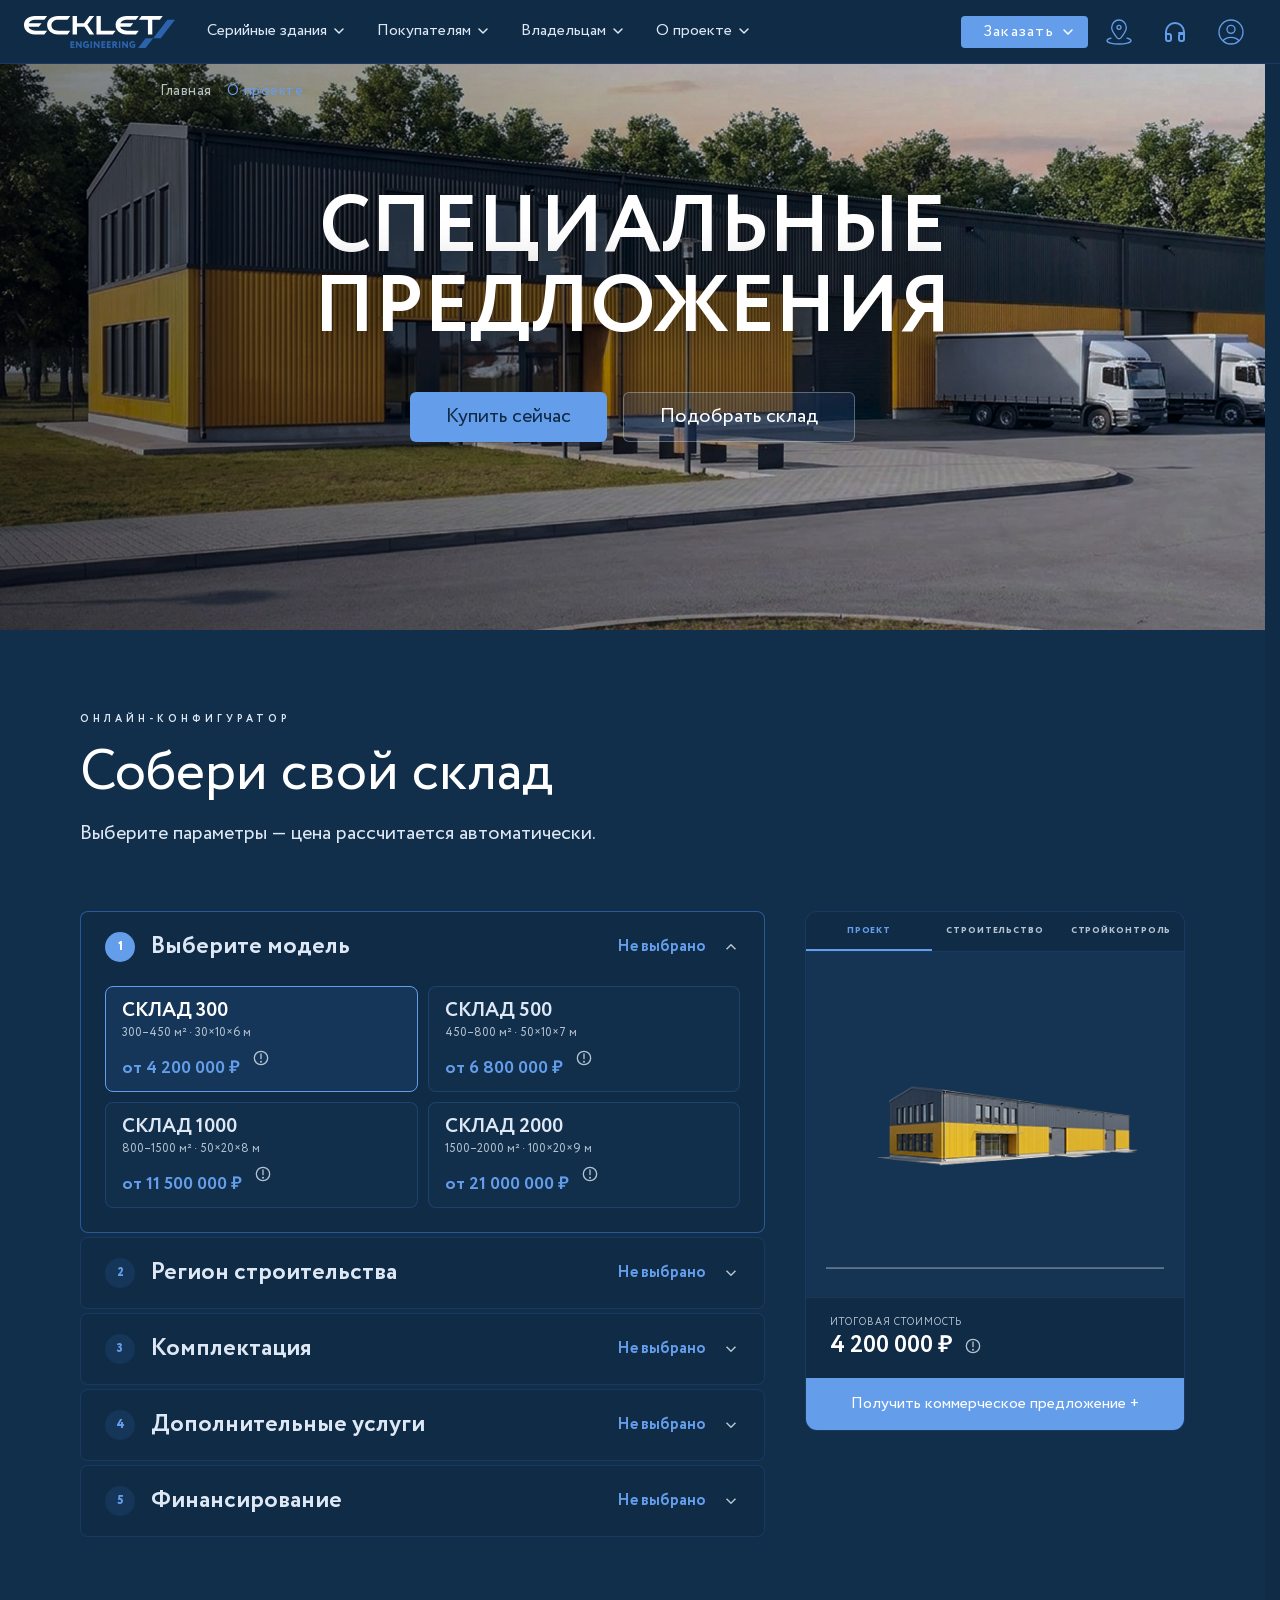
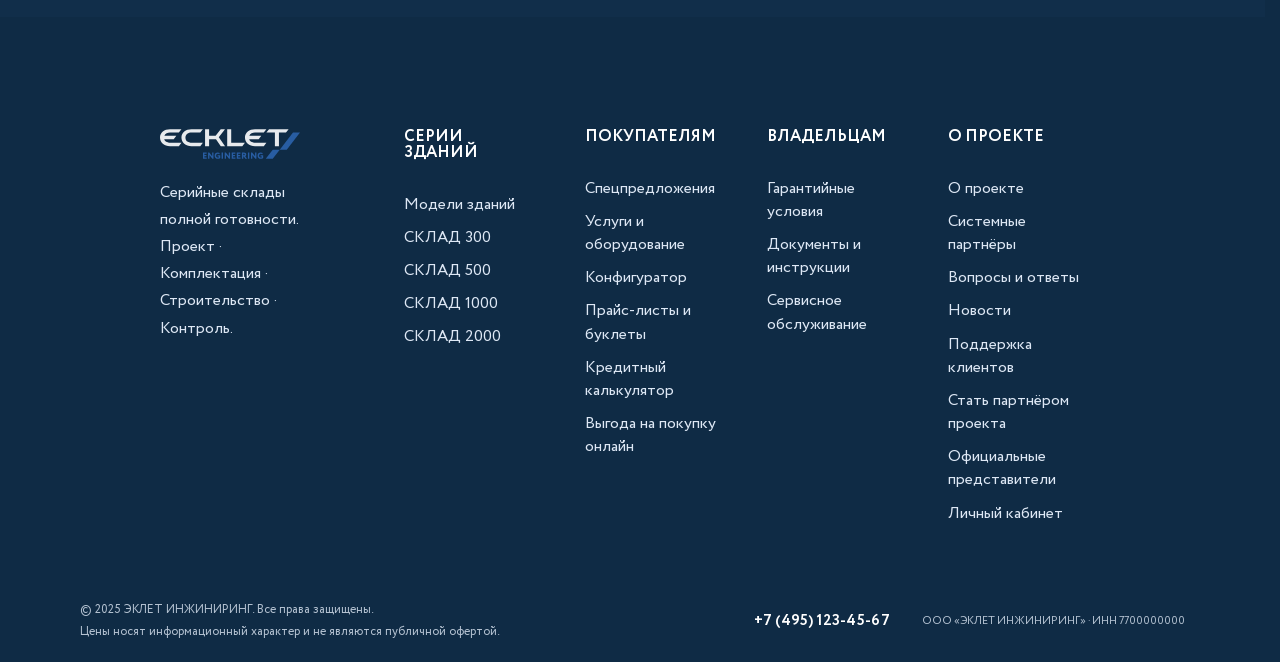
<file: offer.html>
﻿<!DOCTYPE html>
<html lang="ru">

<head>
  <meta charset="UTF-8">
  <meta name="viewport" content="width=device-width, initial-scale=1.0">
  <title>Специальное предложение — ЭКЛЕТ ИНЖИНИРИНГ</title>

  <link rel="stylesheet" href="styles/styles.css">
  <style>
    #page-content { opacity: 0; transition: opacity 0.45s ease; }
    #page-content.page-visible { opacity: 1; }
  </style>
</head>

<body>

  <!-- NAV -->
  <nav class="header-nav header-nav-shad">
    <a class="nav-logo" href="index.html">
      <svg width="151" height="32" viewBox="0 0 151 32" fill="none" xmlns="http://www.w3.org/2000/svg">
        <path fill-rule="evenodd" clip-rule="evenodd" d="M33.9442 3.66504H43.4512L46.2546 0.0148926H33.9442C27.6976 0.0148926 23.127 3.64983 23.127 9.03379C23.127 14.4178 27.6976 18.4025 33.9442 18.4025H43.4512L46.2546 14.7676H36.3667C31.4303 14.7676 27.4386 13.5356 27.4386 9.2163C27.4539 5.59657 30.6381 3.66504 33.9442 3.66504Z" fill="white"/>
        <path fill-rule="evenodd" clip-rule="evenodd" d="M10.8173 3.66535H20.3243L23.1276 0H10.8173C4.57067 0 0 3.63493 0 9.0189C0 14.4029 4.57067 18.3876 10.8173 18.3876H20.3243L23.1276 14.7527H13.2397C8.98899 14.7527 5.4391 13.8249 4.5402 10.8135H14.809L17.6123 7.16341H4.70779C5.6524 4.88207 8.19674 3.68056 10.8173 3.66535Z" fill="white"/>
        <path fill-rule="evenodd" clip-rule="evenodd" d="M76.8035 0.0148926H72.4766V18.4177H88.7786L91.6125 14.7828H76.8035V0.0148926Z" fill="white"/>
        <path fill-rule="evenodd" clip-rule="evenodd" d="M117.574 0.0148926L114.725 3.66504H123.927V18.4177H128.284V3.66504H135.887L138.721 0.0148926H117.574Z" fill="white"/>
        <path fill-rule="evenodd" clip-rule="evenodd" d="M70.1294 0.0148926H65.4978L59.9978 7.1783H52.9589V0.0148926H48.6016V18.4177H52.9589V10.8284H60.3787L65.5588 18.4025H70.1751L63.4258 8.74482C63.4106 8.76003 70.1294 0.0148926 70.1294 0.0148926Z" fill="white"/>
        <path fill-rule="evenodd" clip-rule="evenodd" d="M102.444 3.66535H111.951L114.755 0H102.444C96.1976 0 91.627 3.63493 91.627 9.0189C91.627 14.4029 96.1976 18.3876 102.444 18.3876H111.951L114.755 14.7527H104.867C100.616 14.7527 97.0661 13.8249 96.1672 10.8135H106.436L109.239 7.16341H96.3348C97.2794 4.88207 99.8237 3.66535 102.444 3.66535Z" fill="white"/>
        <path fill-rule="evenodd" clip-rule="evenodd" d="M129.152 22.2052L143.443 3.66553H151L136.709 22.2052H129.152Z" fill="#2C63AC"/>
        <path fill-rule="evenodd" clip-rule="evenodd" d="M114.039 31.9994L121.596 22.2048H129.153L121.596 31.9994H114.039Z" fill="#2C63AC"/>
        <path d="M46.3613 31.8783V25.2168H50.3226V26.6465H47.8849V27.8175H50.0331V29.2472H47.8849V30.4639H50.414V31.8935H46.3613V31.8783ZM57.6814 31.8783H56.4625L53.2935 27.8784V31.8783H51.8614V25.2168H53.0802L56.2492 29.232V25.2168H57.6814V31.8783ZM62.1454 29.5057V28.0761H64.9944V31.057C64.6695 31.3675 64.2791 31.6014 63.8518 31.7414C63.4177 31.9036 62.9592 31.9911 62.4958 32C61.3684 32 60.4847 31.6958 59.8601 31.0723C59.2354 30.4487 58.9154 29.6122 58.9154 28.5628C58.9154 27.5742 59.2202 26.7529 59.8448 26.0989C60.4695 25.4449 61.277 25.1104 62.313 25.1104C63.1814 25.1104 63.9127 25.3385 64.5069 25.81L63.867 27.0419C63.6973 26.8828 63.4944 26.7633 63.2728 26.6921C63.0235 26.6025 62.7607 26.5562 62.4958 26.5552C62.2393 26.5422 61.9828 26.5814 61.7419 26.6703C61.5009 26.7592 61.2806 26.8959 61.0941 27.0723C60.7285 27.4221 60.5609 27.924 60.5609 28.578C60.5478 28.8469 60.5883 29.1156 60.6798 29.3688C60.7713 29.622 60.9121 29.8546 61.0941 30.0533C61.2827 30.2374 61.507 30.381 61.7534 30.4752C61.9997 30.5694 62.2627 30.6121 62.5263 30.6008C62.7341 30.6012 62.9404 30.5652 63.1357 30.4943C63.2965 30.4479 63.4466 30.3704 63.5775 30.2662V29.5361L62.1454 29.5057ZM66.4266 31.8783V25.2168H67.9501V31.8935H66.4266V31.8783ZM75.5984 31.8783H74.3796L71.2106 27.8784V31.8783H69.7784V25.2168H70.9973L74.1663 29.232V25.2168H75.5984V31.8783ZM77.32 31.8783V25.2168H81.2813V26.6465H78.8436V27.8175H80.9918V29.2472H78.8436V30.4639H81.3727V31.8935H77.32V31.8783ZM82.8048 31.8783V25.2168H86.7661V26.6465H84.3284V27.8175H86.4766V29.2472H84.3436V30.4639H86.8727V31.8935H82.8048V31.8783ZM89.8284 31.8783H88.3049V25.2168C88.442 25.2168 88.8534 25.2168 89.5085 25.2016C90.1636 25.1864 90.5293 25.1864 90.575 25.1864C91.4434 25.1864 92.0681 25.3841 92.4642 25.7643C92.8603 26.1446 93.0584 26.6617 93.0584 27.3309C93.0584 28.2434 92.6775 28.8822 91.931 29.2624L93.8811 31.8935H92.0224L90.3922 29.5514H89.8284V31.8783ZM90.4988 26.6312C90.4683 26.6312 90.255 26.6312 89.8284 26.6465V28.1217H90.3769C91.0778 28.1217 91.4129 27.8632 91.4129 27.3461C91.4282 26.8594 91.1082 26.6312 90.4988 26.6312ZM94.8257 31.8783V25.2168H96.3493V31.8935H94.8257V31.8783ZM103.982 31.8783H102.763L99.5945 27.8784V31.8783H98.1623V25.2168H99.3812L102.55 29.232V25.2168H103.982V31.8783ZM108.462 29.5057V28.0761H111.311V31.057C110.986 31.3675 110.595 31.6014 110.168 31.7414C109.734 31.9036 109.275 31.9911 108.812 32C107.685 32 106.801 31.6958 106.176 31.0723C105.552 30.4487 105.232 29.6122 105.232 28.5628C105.232 27.5742 105.536 26.7529 106.161 26.0989C106.786 25.4449 107.593 25.1104 108.629 25.1104C109.498 25.1104 110.229 25.3385 110.823 25.81L110.183 27.0419C110.014 26.8828 109.811 26.7633 109.589 26.6921C109.34 26.6025 109.077 26.5562 108.812 26.5552C108.555 26.5422 108.299 26.5814 108.058 26.6703C107.817 26.7592 107.597 26.8959 107.41 27.0723C107.045 27.4221 106.877 27.924 106.877 28.578C106.864 28.8469 106.904 29.1156 106.996 29.3688C107.087 29.622 107.228 29.8546 107.41 30.0533C107.599 30.2374 107.823 30.381 108.07 30.4752C108.316 30.5694 108.579 30.6121 108.842 30.6008C109.05 30.6012 109.257 30.5652 109.452 30.4943C109.613 30.4479 109.763 30.3704 109.894 30.2662V29.5361L108.462 29.5057Z" fill="#2C63AC"/>
      </svg>
    </a>

    <ul class="nav-links">
      <li class="nav-item--has-dropdown">
      <button type="button" class="nav-dd-trigger" aria-expanded="false" aria-haspopup="true">
        Серийные здания
        <svg class="nav-chevron" width="12" height="12" viewBox="0 0 12 12" fill="none" xmlns="http://www.w3.org/2000/svg">
          <path d="M2 4L6 8L10 4" stroke="currentColor" stroke-width="1.5" stroke-linecap="round" stroke-linejoin="round"/>
        </svg>
      </button>
      <div class="nav-dropdown" role="menu">
        <div class="nav-dropdown__inner">
          <a href="sclad.html?model=0" class="nav-dd-card" role="menuitem">
            <div class="nav-dd-card__img"><img src="images/models-1.png" alt="СКЛАД 300"></div>
            <div class="nav-dd-card__body">
              <div class="nav-dd-card__tag">300 м²</div>
              <div class="nav-dd-card__name">СКЛАД 300</div>
              <div class="nav-dd-card__price">от <strong>24 900 000 ₽</strong><span class="tooltip" style="margin-left:5px"><svg class="tooltip__icon" width="16" height="16" viewBox="0 0 24 24" fill="none" stroke="currentColor" stroke-width="2" stroke-linecap="round" stroke-linejoin="round"><circle cx="12" cy="12" r="10"/><line x1="12" y1="6" x2="12" y2="13"/><line x1="12" y1="17.5" x2="12" y2="17.5" stroke-width="3"/></svg><span class="tooltip__bubble">Средневзвешенная стоимость формируется на дату предоставления информации, которая не является офертой и предназначена исключительно для ознакомительных целей.<br><br>Все технические условия поставки и строительства готового здания определяются техническими условиями в сроки, указанные в графике поставки в договоре. За подробной информацией об условиях покупки готового здания, строительства и дополнительных услугах обращайтесь к официальным представителям.</span></span></div>
              <span class="nav-dd-card__cta">Подробнее →</span>
            </div>
          </a>
          <a href="sclad.html?model=1" class="nav-dd-card" role="menuitem">
            <div class="nav-dd-card__img"><img src="images/models-1.png" alt="СКЛАД 500"></div>
            <div class="nav-dd-card__body">
              <div class="nav-dd-card__tag">500 м²</div>
              <div class="nav-dd-card__name">СКЛАД 500</div>
              <div class="nav-dd-card__price">от <strong>42 500 000 ₽</strong><span class="tooltip" style="margin-left:5px"><svg class="tooltip__icon" width="16" height="16" viewBox="0 0 24 24" fill="none" stroke="currentColor" stroke-width="2" stroke-linecap="round" stroke-linejoin="round"><circle cx="12" cy="12" r="10"/><line x1="12" y1="6" x2="12" y2="13"/><line x1="12" y1="17.5" x2="12" y2="17.5" stroke-width="3"/></svg><span class="tooltip__bubble">Средневзвешенная стоимость формируется на дату предоставления информации, которая не является офертой и предназначена исключительно для ознакомительных целей.<br><br>Все технические условия поставки и строительства готового здания определяются техническими условиями в сроки, указанные в графике поставки в договоре. За подробной информацией об условиях покупки готового здания, строительства и дополнительных услугах обращайтесь к официальным представителям.</span></span></div>
              <span class="nav-dd-card__cta">Подробнее →</span>
            </div>
          </a>
          <a href="sclad.html?model=2" class="nav-dd-card" role="menuitem">
            <div class="nav-dd-card__img"><img src="images/models-1.png" alt="СКЛАД 1000"></div>
            <div class="nav-dd-card__body">
              <div class="nav-dd-card__tag">1 000 м²</div>
              <div class="nav-dd-card__name">СКЛАД 1000</div>
              <div class="nav-dd-card__price">от <strong>79 000 000 ₽</strong><span class="tooltip" style="margin-left:5px"><svg class="tooltip__icon" width="16" height="16" viewBox="0 0 24 24" fill="none" stroke="currentColor" stroke-width="2" stroke-linecap="round" stroke-linejoin="round"><circle cx="12" cy="12" r="10"/><line x1="12" y1="6" x2="12" y2="13"/><line x1="12" y1="17.5" x2="12" y2="17.5" stroke-width="3"/></svg><span class="tooltip__bubble">Средневзвешенная стоимость формируется на дату предоставления информации, которая не является офертой и предназначена исключительно для ознакомительных целей.<br><br>Все технические условия поставки и строительства готового здания определяются техническими условиями в сроки, указанные в графике поставки в договоре. За подробной информацией об условиях покупки готового здания, строительства и дополнительных услугах обращайтесь к официальным представителям.</span></span></div>
              <span class="nav-dd-card__cta">Подробнее →</span>
            </div>
          </a>
          <a href="sclad.html?model=3" class="nav-dd-card" role="menuitem">
            <div class="nav-dd-card__img"><img src="images/models-1.png" alt="СКЛАД 2000"></div>
            <div class="nav-dd-card__body">
              <div class="nav-dd-card__tag">2 000 м²</div>
              <div class="nav-dd-card__name">СКЛАД 2000</div>
              <div class="nav-dd-card__price">от <strong>148 000 000 ₽</strong><span class="tooltip" style="margin-left:5px"><svg class="tooltip__icon" width="16" height="16" viewBox="0 0 24 24" fill="none" stroke="currentColor" stroke-width="2" stroke-linecap="round" stroke-linejoin="round"><circle cx="12" cy="12" r="10"/><line x1="12" y1="6" x2="12" y2="13"/><line x1="12" y1="17.5" x2="12" y2="17.5" stroke-width="3"/></svg><span class="tooltip__bubble">Средневзвешенная стоимость формируется на дату предоставления информации, которая не является офертой и предназначена исключительно для ознакомительных целей.<br><br>Все технические условия поставки и строительства готового здания определяются техническими условиями в сроки, указанные в графике поставки в договоре. За подробной информацией об условиях покупки готового здания, строительства и дополнительных услугах обращайтесь к официальным представителям.</span></span></div>
              <span class="nav-dd-card__cta">Подробнее →</span>
            </div>
          </a>
          <a href="catalog.html" class="nav-dd-all" role="menuitem">
            <svg width="20" height="20" viewBox="0 0 24 24" fill="none" xmlns="http://www.w3.org/2000/svg">
              <path d="M4 6h16M4 12h16M4 18h7" stroke="currentColor" stroke-width="1.5" stroke-linecap="round"/>
              <path d="M15 16l4 4m0 0l4-4m-4 4V12" stroke="currentColor" stroke-width="1.5" stroke-linecap="round" stroke-linejoin="round"/>
            </svg>
            Смотреть<br>все модели
          </a>
        </div>
          <div class="nav-dd-footer">
            <a href="configurator.html" class="nav-dd-footer__item">
              <svg width="20" height="20" viewBox="0 0 24 24" fill="none" stroke="currentColor" stroke-width="1.5"
                stroke-linecap="round" stroke-linejoin="round">
                <circle cx="12" cy="12" r="3" />
                <path d="M19.07 4.93a10 10 0 0 1 0 14.14M4.93 4.93a10 10 0 0 0 0 14.14" />
                <path d="M15.54 8.46a5 5 0 0 1 0 7.07M8.46 8.46a5 5 0 0 0 0 7.07" />
              </svg>
              <span>Конфигуратор зданий</span>
            </a>
            <a href="offer.html" class="nav-dd-footer__item">
              <svg width="20" height="20" viewBox="0 0 24 24" fill="none" stroke="currentColor" stroke-width="1.5"
                stroke-linecap="round" stroke-linejoin="round">
                <rect x="1" y="4" width="22" height="16" rx="2" ry="2" />
                <line x1="1" y1="10" x2="23" y2="10" />
              </svg>
              <span>Заказать онлайн</span>
            </a>
            <a href="offer.html" class="nav-dd-footer__item">
              <svg width="20" height="20" viewBox="0 0 24 24" fill="none" stroke="currentColor" stroke-width="1.5"
                stroke-linecap="round" stroke-linejoin="round">
                <path
                  d="M22 16.92v3a2 2 0 0 1-2.18 2 19.79 19.79 0 0 1-8.63-3.07A19.5 19.5 0 0 1 4.69 12 19.79 19.79 0 0 1 1.61 3.41 2 2 0 0 1 3.6 1h3a2 2 0 0 1 2 1.72c.13.96.36 1.9.7 2.81a2 2 0 0 1-.45 2.11L7.91 8.59a16 16 0 0 0 6.06 6.06l.95-.95a2 2 0 0 1 2.11-.45c.91.34 1.85.57 2.81.7A2 2 0 0 1 22 16.92z" />
              </svg>
              <span>Заказать звонок</span>
            </a>
            <a href="complete.html" class="nav-dd-footer__item">
              <svg width="20" height="20" viewBox="0 0 24 24" fill="none" stroke="currentColor" stroke-width="1.5"
                stroke-linecap="round" stroke-linejoin="round">
                <polyline points="9 11 12 14 22 4" />
                <path d="M21 12v7a2 2 0 0 1-2 2H5a2 2 0 0 1-2-2V5a2 2 0 0 1 2-2h11" />
              </svg>
              <span>Комплектации</span>
            </a>
            <a href="project.html" class="nav-dd-footer__item">
              <svg width="20" height="20" viewBox="0 0 24 24" fill="none" stroke="currentColor" stroke-width="1.5"
                stroke-linecap="round" stroke-linejoin="round">
                <path d="M21 10c0 7-9 13-9 13s-9-6-9-13a9 9 0 0 1 18 0z" />
                <circle cx="12" cy="10" r="3" />
              </svg>
              <span>Выбрать локацию</span>
            </a>
          </div>
      </div>
    </li>
            <li class="nav-item--has-dropdown">
        <button type="button" class="nav-dd-trigger" aria-expanded="false" aria-haspopup="true">
          Покупателям
          <svg class="nav-chevron" width="12" height="12" viewBox="0 0 12 12" fill="none" xmlns="http://www.w3.org/2000/svg">
            <path d="M2 4L6 8L10 4" stroke="currentColor" stroke-width="1.5" stroke-linecap="round" stroke-linejoin="round"/>
          </svg>
        </button>
        <div class="nav-dropdown" role="menu">
          <div class="nav-dd-cols">
            <div class="nav-dd-col">
              <div class="nav-dd-col__title">Выбор здания</div>
              <ul class="nav-dd-col__list">
                <li><a href="catalog.html" class="nav-dd-col__link">Каталог серийных складов</a></li>
                <li><a href="configurator.html" class="nav-dd-col__link">Конфигуратор</a></li>
                <li><a href="specs.html" class="nav-dd-col__link">Технические характеристики</a></li>
                <li><a href="complete.html" class="nav-dd-col__link">Комплектации</a></li>
                <li><a href="offer.html" class="nav-dd-col__link">Спецпредложения</a></li>
              </ul>
            </div>
            <div class="nav-dd-col">
              <div class="nav-dd-col__title">Покупка</div>
              <ul class="nav-dd-col__list">
                <li><a href="buyers.html" class="nav-dd-col__link">Условия приобретения</a></li>
                <li><a href="complete.html" class="nav-dd-col__link">Комплектации и опции</a></li>
                <li><a href="offer.html" class="nav-dd-col__link">Заказать онлайн</a></li>
                <li><a href="project.html" class="nav-dd-col__link">Выбрать локацию</a></li>
                <li><a href="buyers.html" class="nav-dd-col__link">Корпоративным клиентам</a></li>
              </ul>
            </div>
            <div class="nav-dd-col">
              <div class="nav-dd-col__title">Финансирование</div>
              <ul class="nav-dd-col__list">
                <li><a href="buyers.html" class="nav-dd-col__link">Проектное финансирование</a></li>
                <li><a href="buyers.html" class="nav-dd-col__link">Лизинг</a></li>
                <li><a href="buyers.html" class="nav-dd-col__link">Рассрочка платежа</a></li>
                <li><a href="buyers.html" class="nav-dd-col__link">Калькулятор стоимости</a></li>
              </ul>
            </div>
            <div class="nav-dd-col">
              <div class="nav-dd-col__title">Сервис</div>
              <ul class="nav-dd-col__list">
                <li><a href="buyers.html" class="nav-dd-col__link">Сервисный контракт</a></li>
                <li><a href="buyers.html" class="nav-dd-col__link">Гарантийные условия</a></li>
                <li><a href="equipment.html" class="nav-dd-col__link">Услуги и оборудование</a></li>
                <li><a href="buyers.html" class="nav-dd-col__link">Документация</a></li>
              </ul>
            </div>
          </div>
          <div class="nav-dd-footer nav-dd-footer--3">
            <a href="configurator.html" class="nav-dd-footer__item">
              <svg width="20" height="20" viewBox="0 0 24 24" fill="none" stroke="currentColor" stroke-width="1.5" stroke-linecap="round" stroke-linejoin="round">
                <circle cx="12" cy="12" r="3"/>
                <path d="M19.07 4.93a10 10 0 0 1 0 14.14M4.93 4.93a10 10 0 0 0 0 14.14"/>
                <path d="M15.54 8.46a5 5 0 0 1 0 7.07M8.46 8.46a5 5 0 0 0 0 7.07"/>
              </svg>
              <span>Конфигуратор зданий</span>
            </a>
            <a href="buyers.html" class="nav-dd-footer__item">
              <svg width="20" height="20" viewBox="0 0 24 24" fill="none" stroke="currentColor" stroke-width="1.5" stroke-linecap="round" stroke-linejoin="round">
                <rect x="2" y="3" width="20" height="14" rx="2"/>
                <path d="M8 21h8M12 17v4"/>
              </svg>
              <span>Рассчитать стоимость</span>
            </a>
            <a href="offer.html" class="nav-dd-footer__item">
              <svg width="20" height="20" viewBox="0 0 24 24" fill="none" stroke="currentColor" stroke-width="1.5" stroke-linecap="round" stroke-linejoin="round">
                <path d="M22 16.92v3a2 2 0 0 1-2.18 2 19.79 19.79 0 0 1-8.63-3.07A19.5 19.5 0 0 1 4.69 12 19.79 19.79 0 0 1 1.61 3.41 2 2 0 0 1 3.6 1h3a2 2 0 0 1 2 1.72c.13.96.36 1.9.7 2.81a2 2 0 0 1-.45 2.11L7.91 8.59a16 16 0 0 0 6.06 6.06l.95-.95a2 2 0 0 1 2.11-.45c.91.34 1.85.57 2.81.7A2 2 0 0 1 22 16.92z"/>
              </svg>
              <span>Заказать звонок</span>
            </a>
          </div>
        </div>
      </li>
            <li class="nav-item--has-dropdown">
        <button type="button" class="nav-dd-trigger" aria-expanded="false" aria-haspopup="true">
          Владельцам
          <svg class="nav-chevron" width="12" height="12" viewBox="0 0 12 12" fill="none" xmlns="http://www.w3.org/2000/svg">
            <path d="M2 4L6 8L10 4" stroke="currentColor" stroke-width="1.5" stroke-linecap="round" stroke-linejoin="round"/>
          </svg>
        </button>
        <div class="nav-dropdown" role="menu">
          <div class="nav-dd-cols">
            <div class="nav-dd-col">
              <div class="nav-dd-col__title">Гарантия и поддержка</div>
              <ul class="nav-dd-col__list">
                <li><a href="owners.html" class="nav-dd-col__link">Гарантийные обязательства</a></li>
                <li><a href="owners.html" class="nav-dd-col__link">Регламент обслуживания</a></li>
                <li><a href="owners.html" class="nav-dd-col__link">Руководство пользователя</a></li>
                <li><a href="owners.html" class="nav-dd-col__link">Поддержка клиентов</a></li>
              </ul>
            </div>
            <div class="nav-dd-col">
              <div class="nav-dd-col__title">Сервисные услуги</div>
              <ul class="nav-dd-col__list">
                <li><a href="owners.html" class="nav-dd-col__link">Подать заявку на сервис</a></li>
                <li><a href="buyers.html" class="nav-dd-col__link">Сервисный контракт</a></li>
                <li><a href="owners.html" class="nav-dd-col__link">Плановый ремонт</a></li>
                <li><a href="owners.html" class="nav-dd-col__link">Аварийная поддержка</a></li>
                <li><a href="equipment.html" class="nav-dd-col__link">Услуги и оборудование</a></li>
              </ul>
            </div>
            <div class="nav-dd-col">
              <div class="nav-dd-col__title">Документация</div>
              <ul class="nav-dd-col__list">
                <li><a href="owners.html" class="nav-dd-col__link">Техническая документация</a></li>
                <li><a href="owners.html" class="nav-dd-col__link">Паспорт здания</a></li>
                <li><a href="owners.html" class="nav-dd-col__link">Исполнительная документация</a></li>
                <li><a href="owners.html" class="nav-dd-col__link">Схемы и чертежи</a></li>
              </ul>
            </div>
            <div class="nav-dd-col">
              <div class="nav-dd-col__title">Цифровые сервисы</div>
              <ul class="nav-dd-col__list">
                <li><a href="owners.html" class="nav-dd-col__link">Личный кабинет</a></li>
                <li><a href="owners.html" class="nav-dd-col__link">Мобильное приложение</a></li>
                <li><a href="owners.html" class="nav-dd-col__link">Управление объектом</a></li>
                <li><a href="owners.html" class="nav-dd-col__link">Сообщество владельцев</a></li>
              </ul>
            </div>
          </div>
          <div class="nav-dd-footer nav-dd-footer--3">
            <a href="owners.html" class="nav-dd-footer__item">
              <svg width="20" height="20" viewBox="0 0 24 24" fill="none" stroke="currentColor" stroke-width="1.5" stroke-linecap="round" stroke-linejoin="round">
                <path d="M14.7 6.3a1 1 0 0 0 0 1.4l1.6 1.6a1 1 0 0 0 1.4 0l3.77-3.77a6 6 0 0 1-7.94 7.94l-6.91 6.91a2.12 2.12 0 0 1-3-3l6.91-6.91a6 6 0 0 1 7.94-7.94l-3.76 3.76z"/>
              </svg>
              <span>Подать заявку на сервис</span>
            </a>
            <a href="owners.html" class="nav-dd-footer__item">
              <svg width="20" height="20" viewBox="0 0 24 24" fill="none" stroke="currentColor" stroke-width="1.5" stroke-linecap="round" stroke-linejoin="round">
                <path d="M14 2H6a2 2 0 0 0-2 2v16a2 2 0 0 0 2 2h12a2 2 0 0 0 2-2V8z"/>
                <polyline points="14 2 14 8 20 8"/>
                <line x1="16" y1="13" x2="8" y2="13"/>
                <line x1="16" y1="17" x2="8" y2="17"/>
                <polyline points="10 9 9 9 8 9"/>
              </svg>
              <span>Документация</span>
            </a>
            <a href="owners.html" class="nav-dd-footer__item">
              <svg width="20" height="20" viewBox="0 0 24 24" fill="none" stroke="currentColor" stroke-width="1.5" stroke-linecap="round" stroke-linejoin="round">
                <path d="M20 21v-2a4 4 0 0 0-4-4H8a4 4 0 0 0-4 4v2"/>
                <circle cx="12" cy="7" r="4"/>
              </svg>
              <span>Личный кабинет</span>
            </a>
          </div>
        </div>
      </li>
            <li class="nav-item--has-dropdown">
        <button type="button" class="nav-dd-trigger" aria-expanded="false" aria-haspopup="true">
          О проекте
          <svg class="nav-chevron" width="12" height="12" viewBox="0 0 12 12" fill="none" xmlns="http://www.w3.org/2000/svg">
            <path d="M2 4L6 8L10 4" stroke="currentColor" stroke-width="1.5" stroke-linecap="round" stroke-linejoin="round"/>
          </svg>
        </button>
        <div class="nav-dropdown" role="menu">
          <div class="nav-dd-cols">
            <div class="nav-dd-col">
              <div class="nav-dd-col__title">О компании</div>
              <ul class="nav-dd-col__list">
                <li><a href="project.html" class="nav-dd-col__link">О проекте</a></li>
                <li><a href="project.html" class="nav-dd-col__link">Системные партнеры</a></li>
                <li><a href="project.html" class="nav-dd-col__link">Вопросы и ответы</a></li>
                <li><a href="project.html" class="nav-dd-col__link">Новости</a></li>
                <li><a href="project.html" class="nav-dd-col__link">Поддержка клиентов</a></li>
                <li><a href="project.html" class="nav-dd-col__link">Стать партнёром проекта</a></li>
              </ul>
            </div>
            <div class="nav-dd-col">
              <div class="nav-dd-col__title">Производство</div>
              <ul class="nav-dd-col__list">
                <li><a href="project.html" class="nav-dd-col__link">Технологии строительства</a></li>
                <li><a href="project.html" class="nav-dd-col__link">Контроль качества</a></li>
                <li><a href="project.html" class="nav-dd-col__link">Сертификаты и лицензии</a></li>
                <li><a href="project.html" class="nav-dd-col__link">Реализованные объекты</a></li>
                <li><a href="project.html" class="nav-dd-col__link">Стать партнёром</a></li>
              </ul>
            </div>
            <div class="nav-dd-col">
              <div class="nav-dd-col__title">Юридическая информация</div>
              <ul class="nav-dd-col__list">
                <li><a href="project.html" class="nav-dd-col__link">Пользовательское соглашение</a></li>
                <li><a href="project.html" class="nav-dd-col__link">Согласие на обработку ПД</a></li>
                <li><a href="project.html" class="nav-dd-col__link">Согласие на предоставление ПД третьим лицам</a></li>
                <li><a href="project.html" class="nav-dd-col__link">Правила дистанционной продажи</a></li>
                <li><a href="project.html" class="nav-dd-col__link">Политика конфиденциальности</a></li>
              </ul>
            </div>
            <div class="nav-dd-col">
              <div class="nav-dd-col__title">Контакты</div>
              <ul class="nav-dd-col__list">
                <li><a href="project.html" class="nav-dd-col__link">Головной офис</a></li>
                <li><a href="project.html" class="nav-dd-col__link">Региональные представительства</a></li>
                <li><a href="project.html" class="nav-dd-col__link">Отдел продаж</a></li>
                <li><a href="project.html" class="nav-dd-col__link">Пресс-служба</a></li>
              </ul>
            </div>
          </div>
          <div class="nav-dd-footer nav-dd-footer--3">
            <a href="project.html" class="nav-dd-footer__item">
              <svg width="20" height="20" viewBox="0 0 24 24" fill="none" stroke="currentColor" stroke-width="1.5" stroke-linecap="round" stroke-linejoin="round">
                <circle cx="12" cy="12" r="10"/>
                <line x1="12" y1="8" x2="12" y2="12"/>
                <line x1="12" y1="16" x2="12.01" y2="16"/>
              </svg>
              <span>О компании</span>
            </a>
            <a href="project.html" class="nav-dd-footer__item">
              <svg width="20" height="20" viewBox="0 0 24 24" fill="none" stroke="currentColor" stroke-width="1.5" stroke-linecap="round" stroke-linejoin="round">
                <polygon points="12 2 15.09 8.26 22 9.27 17 14.14 18.18 21.02 12 17.77 5.82 21.02 7 14.14 2 9.27 8.91 8.26 12 2"/>
              </svg>
              <span>Реализованные объекты</span>
            </a>
            <a href="project.html" class="nav-dd-footer__item">
              <svg width="20" height="20" viewBox="0 0 24 24" fill="none" stroke="currentColor" stroke-width="1.5" stroke-linecap="round" stroke-linejoin="round">
                <path d="M22 16.92v3a2 2 0 0 1-2.18 2 19.79 19.79 0 0 1-8.63-3.07A19.5 19.5 0 0 1 4.69 12 19.79 19.79 0 0 1 1.61 3.41 2 2 0 0 1 3.6 1h3a2 2 0 0 1 2 1.72c.13.96.36 1.9.7 2.81a2 2 0 0 1-.45 2.11L7.91 8.59a16 16 0 0 0 6.06 6.06l.95-.95a2 2 0 0 1 2.11-.45c.91.34 1.85.57 2.81.7A2 2 0 0 1 22 16.92z"/>
              </svg>
              <span>Связаться с нами</span>
            </a>
          </div>
        </div>
      </li>
    </ul>

    <div class="nav-right">
      <div class="nav-item--has-dropdown">
          <button type="button" class="cat-nav-cta nav-dd-trigger" aria-expanded="false" aria-haspopup="true">
            Заказать
            <svg class="nav-chevron" width="12" height="12" viewBox="0 0 12 12" fill="none" xmlns="http://www.w3.org/2000/svg">
              <path d="M2 4L6 8L10 4" stroke="currentColor" stroke-width="1.5" stroke-linecap="round" stroke-linejoin="round"/>
            </svg>
          </button>
          <div class="nav-dropdown" role="menu">
            <div class="nav-dd-order">
              <a href="order.html" class="nav-dd-order__card" role="menuitem">
                <svg width="32" height="32" viewBox="0 0 24 24" fill="none" stroke="currentColor" stroke-width="1.5" stroke-linecap="round" stroke-linejoin="round">
                  <rect x="2" y="3" width="20" height="14" rx="2" ry="2"/>
                  <line x1="8" y1="21" x2="16" y2="21"/>
                  <line x1="12" y1="17" x2="12" y2="21"/>
                </svg>
                <span class="nav-dd-order__title">Заказать онлайн</span>
                <span class="nav-dd-order__sub">Оформите заявку за 5 минут на сайте</span>
              </a>
              <a href="procedure.html" class="nav-dd-order__card" role="menuitem">
                <svg width="32" height="32" viewBox="0 0 24 24" fill="none" stroke="currentColor" stroke-width="1.5" stroke-linecap="round" stroke-linejoin="round">
                  <path d="M14 2H6a2 2 0 0 0-2 2v16a2 2 0 0 0 2 2h12a2 2 0 0 0 2-2V8z"/>
                  <polyline points="14 2 14 8 20 8"/>
                  <line x1="16" y1="13" x2="8" y2="13"/>
                  <line x1="16" y1="17" x2="8" y2="17"/>
                  <polyline points="10 9 9 9 8 9"/>
                </svg>
                <span class="nav-dd-order__title">Порядок приобретения</span>
                <span class="nav-dd-order__sub">Условия, этапы сделки и документы</span>
              </a>
              <button type="button" class="nav-dd-order__card" onclick="openModal()" role="menuitem">
                <svg width="32" height="32" viewBox="0 0 24 24" fill="none" stroke="currentColor" stroke-width="1.5" stroke-linecap="round" stroke-linejoin="round">
                  <path d="M22 16.92v3a2 2 0 0 1-2.18 2 19.79 19.79 0 0 1-8.63-3.07A19.5 19.5 0 0 1 4.69 12 19.79 19.79 0 0 1 1.61 3.41 2 2 0 0 1 3.6 1h3a2 2 0 0 1 2 1.72c.13.96.36 1.9.7 2.81a2 2 0 0 1-.45 2.11L7.91 8.59a16 16 0 0 0 6.06 6.06l.95-.95a2 2 0 0 1 2.11-.45c.91.34 1.85.57 2.81.7A2 2 0 0 1 22 16.92z"/>
                </svg>
                <span class="nav-dd-order__title">Заказать звонок</span>
                <span class="nav-dd-order__sub">Перезвоним в течение часа</span>
              </button>
            </div>
          </div>
        </div>
      <a href="/" class="sales-territory">
        <svg width="32" height="32" viewBox="0 0 32 32" fill="none" xmlns="http://www.w3.org/2000/svg">
          <path d="M8 22.1821C5.545 22.7924 4 23.6794 4 24.6667C4 26.5076 9.37258 28 16 28C22.6274 28 28 26.5076 28 24.6667C28 23.6794 26.455 22.7924 24 22.1821M23.3333 11.7778C23.3333 14.6525 20.0489 19.1536 17.8761 21.8167C16.8935 23.021 15.1065 23.021 14.1239 21.8167C11.9511 19.1536 8.66667 14.6525 8.66667 11.7778C8.66667 7.48223 11.9499 4 16 4C20.0501 4 23.3333 7.48223 23.3333 11.7778ZM18 11.3333C18 12.4379 17.1046 13.3333 16 13.3333C14.8954 13.3333 14 12.4379 14 11.3333C14 10.2288 14.8954 9.33333 16 9.33333C17.1046 9.33333 18 10.2288 18 11.3333Z" stroke="#649DEA" stroke-width="1.33333" stroke-linecap="round" stroke-linejoin="round"/>
        </svg>
      </a>
      <button type="button" class="support-float-btn" aria-label="Открыть поддержку">
        <svg viewBox="0 0 24 24" width="24" height="24" fill="none" stroke="currentColor" stroke-width="2" stroke-linecap="round" stroke-linejoin="round">
          <path d="M3 18v-6a9 9 0 0 1 18 0v6"></path>
          <path d="M21 19a2 2 0 0 1-2 2h-1a2 2 0 0 1-2-2v-3a2 2 0 0 1 2-2h3zM3 19a2 2 0 0 0 2 2h1a2 2 0 0 0 2-2v-3a2 2 0 0 0-2-2H3z"></path>
          <path d="M20 13h-4"></path>
        </svg>
      </button>
      <a href="/" class="lk-button" aria-label="Личный кабинет">
        <svg width="32" height="32" viewBox="0 0 32 32" fill="none" xmlns="http://www.w3.org/2000/svg">
          <path d="M23.9379 24.9996C23.4453 23.6843 20.0792 21.3333 16 21.3333C11.9208 21.3333 8.55471 23.6843 8.06205 24.9996M8.06205 24.9996C10.1775 26.8669 12.9564 28 16 28C19.0436 28 21.8225 26.8669 23.9379 24.9996C26.4289 22.8008 28 19.5838 28 16C28 9.37258 22.6274 4 16 4C9.37258 4 4 9.37258 4 16C4 19.5839 5.57106 22.8008 8.06205 24.9996ZM20 13.3333C20 15.5425 18.2091 17.3333 16 17.3333C13.7909 17.3333 12 15.5425 12 13.3333C12 11.1242 13.7909 9.33333 16 9.33333C18.2091 9.33333 20 11.1242 20 13.3333Z" stroke-width="1.33333"/>
        </svg>
      </a>
    </div>
  </nav>
  <div class="nav-dd-overlay" aria-hidden="true"></div>

  <div id="page-content">

   

    <!-- ── HERO ── -->
    <section class="offer-hero">
   
      <img src="images/slide-bg-2.jpg" class="offer-hero__bg" alt="Склад снаружи">
          <!-- ── BREADCRUMBS ── -->
    <div class="breadcrumb-bar">
      <nav class="breadcrumb" aria-label="Хлебные крошки">
        <a href="index.html" class="breadcrumb__item">Главная</a>
        <span class="breadcrumb__sep">›</span>
        <span class="breadcrumb__item breadcrumb__item--active">О проекте</span>
      </nav>
    </div>
      <div class="offer-hero__overlay"></div>
      <div class="offer-hero__content">
        <h1 class="offer-hero__title hero-title">СПЕЦИАЛЬНЫЕ<br>ПРЕДЛОЖЕНИЯ</h1>
        <div class="offer-hero__btns">
          <a class="btn-primary" href="#offer-contact">Купить сейчас</a>
          <a class="btn-outline" href="catalog.html">Подобрать склад</a>
        </div>
      </div>
    </section>
    

    <!-- ── CONFIGURATOR ── -->
    <section class="offer-config" id="offer-config">
      <div class="offer-config__header">
        <div class="section-tag">Онлайн-конфигуратор</div>
        <h2 class="section-title">Собери свой склад</h2>
        <p class="section-sub">Выберите параметры — цена рассчитается автоматически.</p>
      </div>

      <div class="offer-config__layout">

        <!-- Left: Accordion -->
        <div class="offer-config__accordion">

          <!-- Step 1: Модель -->
          <div class="offer-step is-open" id="pstep-0">
            <div class="offer-step__head" onclick="toggleStep(0)">
              <div class="offer-step__num">1</div>
              <div class="offer-step__label">Выберите модель</div>
              <div class="offer-step__value" id="pval-0">Не выбрано</div>
              <svg class="offer-step__arrow" viewBox="0 0 24 24" fill="none" stroke="currentColor" stroke-width="2"><path d="M6 9l6 6 6-6"/></svg>
            </div>
            <div class="offer-step__body">
              <div class="offer-step__models">
                <div class="offer-model-opt is-selected" data-model="0" onclick="selectConfigModel(this, 0)">
                  <div class="offer-model-opt__name">СКЛАД 300</div>
                  <div class="offer-model-opt__sub">300–450 м² · 30×10×6 м</div>
                  <div class="offer-model-opt__price">от 4 200 000 ₽<span class="tooltip" style="margin-left:5px"><svg class="tooltip__icon" width="16" height="16" viewBox="0 0 24 24" fill="none" stroke="currentColor" stroke-width="2" stroke-linecap="round" stroke-linejoin="round"><circle cx="12" cy="12" r="10"/><line x1="12" y1="6" x2="12" y2="13"/><line x1="12" y1="17.5" x2="12" y2="17.5" stroke-width="3"/></svg><span class="tooltip__bubble">Средневзвешенная стоимость формируется на дату предоставления информации, которая не является офертой и предназначена исключительно для ознакомительных целей.<br><br>Все технические условия поставки и строительства готового здания определяются техническими условиями в сроки, указанные в графике поставки в договоре. За подробной информацией об условиях покупки готового здания, строительства и дополнительных услугах обращайтесь к официальным представителям.</span></span></div>
                </div>
                <div class="offer-model-opt" data-model="1" onclick="selectConfigModel(this, 1)">
                  <div class="offer-model-opt__name">СКЛАД 500</div>
                  <div class="offer-model-opt__sub">450–800 м² · 50×10×7 м</div>
                  <div class="offer-model-opt__price">от 6 800 000 ₽<span class="tooltip" style="margin-left:5px"><svg class="tooltip__icon" width="16" height="16" viewBox="0 0 24 24" fill="none" stroke="currentColor" stroke-width="2" stroke-linecap="round" stroke-linejoin="round"><circle cx="12" cy="12" r="10"/><line x1="12" y1="6" x2="12" y2="13"/><line x1="12" y1="17.5" x2="12" y2="17.5" stroke-width="3"/></svg><span class="tooltip__bubble">Средневзвешенная стоимость формируется на дату предоставления информации, которая не является офертой и предназначена исключительно для ознакомительных целей.<br><br>Все технические условия поставки и строительства готового здания определяются техническими условиями в сроки, указанные в графике поставки в договоре. За подробной информацией об условиях покупки готового здания, строительства и дополнительных услугах обращайтесь к официальным представителям.</span></span></div>
                </div>
                <div class="offer-model-opt" data-model="2" onclick="selectConfigModel(this, 2)">
                  <div class="offer-model-opt__name">СКЛАД 1000</div>
                  <div class="offer-model-opt__sub">800–1500 м² · 50×20×8 м</div>
                  <div class="offer-model-opt__price">от 11 500 000 ₽<span class="tooltip" style="margin-left:5px"><svg class="tooltip__icon" width="16" height="16" viewBox="0 0 24 24" fill="none" stroke="currentColor" stroke-width="2" stroke-linecap="round" stroke-linejoin="round"><circle cx="12" cy="12" r="10"/><line x1="12" y1="6" x2="12" y2="13"/><line x1="12" y1="17.5" x2="12" y2="17.5" stroke-width="3"/></svg><span class="tooltip__bubble">Средневзвешенная стоимость формируется на дату предоставления информации, которая не является офертой и предназначена исключительно для ознакомительных целей.<br><br>Все технические условия поставки и строительства готового здания определяются техническими условиями в сроки, указанные в графике поставки в договоре. За подробной информацией об условиях покупки готового здания, строительства и дополнительных услугах обращайтесь к официальным представителям.</span></span></div>
                </div>
                <div class="offer-model-opt" data-model="3" onclick="selectConfigModel(this, 3)">
                  <div class="offer-model-opt__name">СКЛАД 2000</div>
                  <div class="offer-model-opt__sub">1500–2000 м² · 100×20×9 м</div>
                  <div class="offer-model-opt__price">от 21 000 000 ₽<span class="tooltip" style="margin-left:5px"><svg class="tooltip__icon" width="16" height="16" viewBox="0 0 24 24" fill="none" stroke="currentColor" stroke-width="2" stroke-linecap="round" stroke-linejoin="round"><circle cx="12" cy="12" r="10"/><line x1="12" y1="6" x2="12" y2="13"/><line x1="12" y1="17.5" x2="12" y2="17.5" stroke-width="3"/></svg><span class="tooltip__bubble">Средневзвешенная стоимость формируется на дату предоставления информации, которая не является офертой и предназначена исключительно для ознакомительных целей.<br><br>Все технические условия поставки и строительства готового здания определяются техническими условиями в сроки, указанные в графике поставки в договоре. За подробной информацией об условиях покупки готового здания, строительства и дополнительных услугах обращайтесь к официальным представителям.</span></span></div>
                </div>
              </div>
            </div>
          </div>

          <!-- Step 2: Регион -->
          <div class="offer-step" id="pstep-1">
            <div class="offer-step__head" onclick="toggleStep(1)">
              <div class="offer-step__num">2</div>
              <div class="offer-step__label">Регион строительства</div>
              <div class="offer-step__value" id="pval-1">Не выбрано</div>
              <svg class="offer-step__arrow" viewBox="0 0 24 24" fill="none" stroke="currentColor" stroke-width="2"><path d="M6 9l6 6 6-6"/></svg>
            </div>
            <div class="offer-step__body">
              <select class="offer-step-select" onchange="document.getElementById('pval-1').textContent=this.options[this.selectedIndex].text; recalcConfig();">
                <option value="">— Выберите регион —</option>
                <option>Центральная Россия</option>
                <option>Северо-Запад</option>
                <option>Поволжье</option>
                <option>Урал</option>
                <option>Сибирь</option>
                <option>Казахстан</option>
                <option>Узбекистан</option>
              </select>
            </div>
          </div>

          <!-- Step 3: Комплектация -->
          <div class="offer-step" id="pstep-2">
            <div class="offer-step__head" onclick="toggleStep(2)">
              <div class="offer-step__num">3</div>
              <div class="offer-step__label">Комплектация</div>
              <div class="offer-step__value" id="pval-2">Не выбрано</div>
              <svg class="offer-step__arrow" viewBox="0 0 24 24" fill="none" stroke="currentColor" stroke-width="2"><path d="M6 9l6 6 6-6"/></svg>
            </div>
            <div class="offer-step__body">
              <select class="offer-step-select" onchange="document.getElementById('pval-2').textContent=this.options[this.selectedIndex].text; recalcConfig();">
                <option value="">— Выберите уровень —</option>
                <option value="0">Старт (базовая цена)</option>
                <option value="1">Комфорт (+ 680 000 ₽)</option>
                <option value="2">Премиум (+ 1 400 000 ₽)</option>
              </select>
            </div>
          </div>

          <!-- Step 4: Дополнительные услуги -->
          <div class="offer-step" id="pstep-3">
            <div class="offer-step__head" onclick="toggleStep(3)">
              <div class="offer-step__num">4</div>
              <div class="offer-step__label">Дополнительные услуги</div>
              <div class="offer-step__value" id="pval-3">Не выбрано</div>
              <svg class="offer-step__arrow" viewBox="0 0 24 24" fill="none" stroke="currentColor" stroke-width="2"><path d="M6 9l6 6 6-6"/></svg>
            </div>
            <div class="offer-step__body">
              <div class="offer-extras-grid">
                <div class="offer-extra-opt" data-price="980000" onclick="toggleExtra(this)">
                  <div class="offer-extra-opt__check">✓</div>
                  <div class="offer-extra-opt__label">Климат-контроль</div>
                  <div class="offer-extra-opt__price">+980 000 ₽<span class="tooltip" style="margin-left:5px"><svg class="tooltip__icon" width="16" height="16" viewBox="0 0 24 24" fill="none" stroke="currentColor" stroke-width="2" stroke-linecap="round" stroke-linejoin="round"><circle cx="12" cy="12" r="10"/><line x1="12" y1="6" x2="12" y2="13"/><line x1="12" y1="17.5" x2="12" y2="17.5" stroke-width="3"/></svg><span class="tooltip__bubble">Средневзвешенная стоимость формируется на дату предоставления информации, которая не является офертой и предназначена исключительно для ознакомительных целей.<br><br>Все технические условия поставки и строительства готового здания определяются техническими условиями в сроки, указанные в графике поставки в договоре. За подробной информацией об условиях покупки готового здания, строительства и дополнительных услугах обращайтесь к официальным представителям.</span></span></div>
                </div>
                <div class="offer-extra-opt" data-price="420000" onclick="toggleExtra(this)">
                  <div class="offer-extra-opt__check">✓</div>
                  <div class="offer-extra-opt__label">Охрана и видеонаблюдение</div>
                  <div class="offer-extra-opt__price">+420 000 ₽<span class="tooltip" style="margin-left:5px"><svg class="tooltip__icon" width="16" height="16" viewBox="0 0 24 24" fill="none" stroke="currentColor" stroke-width="2" stroke-linecap="round" stroke-linejoin="round"><circle cx="12" cy="12" r="10"/><line x1="12" y1="6" x2="12" y2="13"/><line x1="12" y1="17.5" x2="12" y2="17.5" stroke-width="3"/></svg><span class="tooltip__bubble">Средневзвешенная стоимость формируется на дату предоставления информации, которая не является офертой и предназначена исключительно для ознакомительных целей.<br><br>Все технические условия поставки и строительства готового здания определяются техническими условиями в сроки, указанные в графике поставки в договоре. За подробной информацией об условиях покупки готового здания, строительства и дополнительных услугах обращайтесь к официальным представителям.</span></span></div>
                </div>
                <div class="offer-extra-opt" data-price="680000" onclick="toggleExtra(this)">
                  <div class="offer-extra-opt__check">✓</div>
                  <div class="offer-extra-opt__label">Офисный блок</div>
                  <div class="offer-extra-opt__price">+680 000 ₽<span class="tooltip" style="margin-left:5px"><svg class="tooltip__icon" width="16" height="16" viewBox="0 0 24 24" fill="none" stroke="currentColor" stroke-width="2" stroke-linecap="round" stroke-linejoin="round"><circle cx="12" cy="12" r="10"/><line x1="12" y1="6" x2="12" y2="13"/><line x1="12" y1="17.5" x2="12" y2="17.5" stroke-width="3"/></svg><span class="tooltip__bubble">Средневзвешенная стоимость формируется на дату предоставления информации, которая не является офертой и предназначена исключительно для ознакомительных целей.<br><br>Все технические условия поставки и строительства готового здания определяются техническими условиями в сроки, указанные в графике поставки в договоре. За подробной информацией об условиях покупки готового здания, строительства и дополнительных услугах обращайтесь к официальным представителям.</span></span></div>
                </div>
                <div class="offer-extra-opt" data-price="540000" onclick="toggleExtra(this)">
                  <div class="offer-extra-opt__check">✓</div>
                  <div class="offer-extra-opt__label">Автоматические ворота</div>
                  <div class="offer-extra-opt__price">+540 000 ₽<span class="tooltip" style="margin-left:5px"><svg class="tooltip__icon" width="16" height="16" viewBox="0 0 24 24" fill="none" stroke="currentColor" stroke-width="2" stroke-linecap="round" stroke-linejoin="round"><circle cx="12" cy="12" r="10"/><line x1="12" y1="6" x2="12" y2="13"/><line x1="12" y1="17.5" x2="12" y2="17.5" stroke-width="3"/></svg><span class="tooltip__bubble">Средневзвешенная стоимость формируется на дату предоставления информации, которая не является офертой и предназначена исключительно для ознакомительных целей.<br><br>Все технические условия поставки и строительства готового здания определяются техническими условиями в сроки, указанные в графике поставки в договоре. За подробной информацией об условиях покупки готового здания, строительства и дополнительных услугах обращайтесь к официальным представителям.</span></span></div>
                </div>
                <div class="offer-extra-opt" data-price="760000" onclick="toggleExtra(this)">
                  <div class="offer-extra-opt__check">✓</div>
                  <div class="offer-extra-opt__label">Солнечная генерация</div>
                  <div class="offer-extra-opt__price">+760 000 ₽<span class="tooltip" style="margin-left:5px"><svg class="tooltip__icon" width="16" height="16" viewBox="0 0 24 24" fill="none" stroke="currentColor" stroke-width="2" stroke-linecap="round" stroke-linejoin="round"><circle cx="12" cy="12" r="10"/><line x1="12" y1="6" x2="12" y2="13"/><line x1="12" y1="17.5" x2="12" y2="17.5" stroke-width="3"/></svg><span class="tooltip__bubble">Средневзвешенная стоимость формируется на дату предоставления информации, которая не является офертой и предназначена исключительно для ознакомительных целей.<br><br>Все технические условия поставки и строительства готового здания определяются техническими условиями в сроки, указанные в графике поставки в договоре. За подробной информацией об условиях покупки готового здания, строительства и дополнительных услугах обращайтесь к официальным представителям.</span></span></div>
                </div>
                <div class="offer-extra-opt" data-price="320000" onclick="toggleExtra(this)">
                  <div class="offer-extra-opt__check">✓</div>
                  <div class="offer-extra-opt__label">Строительный контроль</div>
                  <div class="offer-extra-opt__price">+320 000 ₽<span class="tooltip" style="margin-left:5px"><svg class="tooltip__icon" width="16" height="16" viewBox="0 0 24 24" fill="none" stroke="currentColor" stroke-width="2" stroke-linecap="round" stroke-linejoin="round"><circle cx="12" cy="12" r="10"/><line x1="12" y1="6" x2="12" y2="13"/><line x1="12" y1="17.5" x2="12" y2="17.5" stroke-width="3"/></svg><span class="tooltip__bubble">Средневзвешенная стоимость формируется на дату предоставления информации, которая не является офертой и предназначена исключительно для ознакомительных целей.<br><br>Все технические условия поставки и строительства готового здания определяются техническими условиями в сроки, указанные в графике поставки в договоре. За подробной информацией об условиях покупки готового здания, строительства и дополнительных услугах обращайтесь к официальным представителям.</span></span></div>
                </div>
              </div>
            </div>
          </div>

          <!-- Step 5: Финансирование -->
          <div class="offer-step" id="pstep-4">
            <div class="offer-step__head" onclick="toggleStep(4)">
              <div class="offer-step__num">5</div>
              <div class="offer-step__label">Финансирование</div>
              <div class="offer-step__value" id="pval-4">Не выбрано</div>
              <svg class="offer-step__arrow" viewBox="0 0 24 24" fill="none" stroke="currentColor" stroke-width="2"><path d="M6 9l6 6 6-6"/></svg>
            </div>
            <div class="offer-step__body">
              <div class="offer-fin-opts">
                <div class="offer-fin-opt" onclick="selectFinOpt(this, '100% оплата', 0.05)">
                  <div class="offer-fin-opt__name">100% оплата</div>
                  <div class="offer-fin-opt__detail">Скидка 5%</div>
                </div>
                <div class="offer-fin-opt" onclick="selectFinOpt(this, 'Лизинг', 0)">
                  <div class="offer-fin-opt__name">Лизинг</div>
                  <div class="offer-fin-opt__detail">от 11,9% / год</div>
                </div>
                <div class="offer-fin-opt" onclick="selectFinOpt(this, 'Кредит', 0)">
                  <div class="offer-fin-opt__name">Кредит</div>
                  <div class="offer-fin-opt__detail">от 14,5% / год</div>
                </div>
                <div class="offer-fin-opt" onclick="selectFinOpt(this, 'Поэтапно', 0)">
                  <div class="offer-fin-opt__name">Поэтапно</div>
                  <div class="offer-fin-opt__detail">30% → 40% → 30%</div>
                </div>
              </div>
            </div>
          </div>

        </div><!-- /accordion -->

        <!-- Right: Preview panel -->
        <div class="offer-preview">
          <div class="offer-preview__tabs">
            <button class="offer-preview__tab is-active" onclick="switchPrevTab(this)">Проект</button>
            <button class="offer-preview__tab" onclick="switchPrevTab(this)">Строительство</button>
            <button class="offer-preview__tab" onclick="switchPrevTab(this)">Стройконтроль</button>
          </div>
          <div class="offer-preview__visual">
            <img src="images/models-1.png" alt="Склад" id="preview-img">
          </div>
          <div class="offer-preview__price-wrap">
            <div class="offer-preview__price-label">Итоговая стоимость</div>
            <div style="display:flex;align-items:center;gap:8px">
              <div class="offer-preview__price-val" id="preview-price">4 200 000 ₽</div>
              <span class="tooltip"><svg class="tooltip__icon" style="margin-left:5px" width="16" height="16" viewBox="0 0 24 24" fill="none" stroke="currentColor" stroke-width="2" stroke-linecap="round" stroke-linejoin="round"><circle cx="12" cy="12" r="10"/><line x1="12" y1="6" x2="12" y2="13"/><line x1="12" y1="17.5" x2="12" y2="17.5" stroke-width="3"/></svg><span class="tooltip__bubble">Средневзвешенная стоимость формируется на дату предоставления информации, которая не является офертой и предназначена исключительно для ознакомительных целей.<br><br>Все технические условия поставки и строительства готового здания определяются техническими условиями в сроки, указанные в графике поставки в договоре. За подробной информацией об условиях покупки готового здания, строительства и дополнительных услугах обращайтесь к официальным представителям.</span></span>
            </div>
          </div>
          <button class="offer-preview__cta" onclick="openModal()">Получить коммерческое предложение +</button>
        </div>

      </div>
    </section>

    <!-- ── CALCULATOR ── -->
   <!--  <section class="cat-calc-section" id="offer-calc">
      <div class="cat-calc-inner">
        <div class="cat-calc-visual">
          <img src="images/models-1.png" alt="Склад 3D">
        </div>
        <div class="cat-calc-form">
          <div class="section-tag">Быстрый расчёт</div>
          <h2 class="section-title">Рассчитать стоимость</h2>
          <p style="font-size:13px;color:var(--gray-dim);margin-bottom:32px;line-height:1.6;">Укажите параметры — получите ориентировочную смету за 5 минут.</p>
          <div class="cat-fields">
            <div class="cat-field">
              <label class="cat-field-label">Площадь склада</label>
              <select class="cat-field-input" id="pcf-area" onchange="updateofferCalc()">
                <option value="300">300 м²</option>
                <option value="500" selected>500 м²</option>
                <option value="1000">1000 м²</option>
                <option value="2000">2000 м²</option>
              </select>
            </div>
            <div class="cat-field">
              <label class="cat-field-label">Высота стен</label>
              <select class="cat-field-input">
                <option>6 м</option>
                <option selected>6–8 м</option>
                <option>8–10 м</option>
              </select>
            </div>
            <div class="cat-field">
              <label class="cat-field-label">Комплектация</label>
              <select class="cat-field-input" id="pcf-level" onchange="updateofferCalc()">
                <option value="0">Старт</option>
                <option value="1" selected>Комфорт</option>
                <option value="2">Премиум</option>
              </select>
            </div>
            <div class="cat-field">
              <label class="cat-field-label">Регион строительства</label>
              <select class="cat-field-input">
                <option>Центральная Россия</option>
                <option>Урал / Сибирь</option>
                <option>Казахстан</option>
                <option>Узбекистан</option>
              </select>
            </div>
          </div>
          <div class="cat-calc-results">
            <div class="cat-result-item">
              <div style="display:flex;align-items:center;gap:8px">
                <div class="cat-result-val accent" id="pcr-price">7 480 000 ₽</div>
                <span class="tooltip"><svg class="tooltip__icon" style="margin-left:5px" width="16" height="16" viewBox="0 0 24 24" fill="none" stroke="currentColor" stroke-width="2" stroke-linecap="round" stroke-linejoin="round"><circle cx="12" cy="12" r="10"/><line x1="12" y1="6" x2="12" y2="13"/><line x1="12" y1="17.5" x2="12" y2="17.5" stroke-width="3"/></svg><span class="tooltip__bubble">Средневзвешенная стоимость формируется на дату предоставления информации, которая не является офертой и предназначена исключительно для ознакомительных целей.<br><br>Все технические условия поставки и строительства готового здания определяются техническими условиями в сроки, указанные в графике поставки в договоре. За подробной информацией об условиях покупки готового здания, строительства и дополнительных услугах обращайтесь к официальным представителям.</span></span>
              </div>
              <div class="cat-result-key">Базовая торговая цена</div>
            </div>
            <div class="cat-result-item">
              <div style="display:flex;align-items:center;gap:8px">
                <div class="cat-result-val accent" id="pcr-perm">14 960 ₽</div>
                <span class="tooltip"><svg class="tooltip__icon" style="margin-left:5px" width="16" height="16" viewBox="0 0 24 24" fill="none" stroke="currentColor" stroke-width="2" stroke-linecap="round" stroke-linejoin="round"><circle cx="12" cy="12" r="10"/><line x1="12" y1="6" x2="12" y2="13"/><line x1="12" y1="17.5" x2="12" y2="17.5" stroke-width="3"/></svg><span class="tooltip__bubble">Средневзвешенная стоимость формируется на дату предоставления информации, которая не является офертой и предназначена исключительно для ознакомительных целей.<br><br>Все технические условия поставки и строительства готового здания определяются техническими условиями в сроки, указанные в графике поставки в договоре. За подробной информацией об условиях покупки готового здания, строительства и дополнительных услугах обращайтесь к официальным представителям.</span></span>
              </div>
              <div class="cat-result-key">Цена за м²</div>
            </div>
            <div class="cat-result-item">
              <div class="cat-result-val" id="pcr-time">60 дней</div>
              <div class="cat-result-key">Срок строительства</div>
            </div>
            <div class="cat-result-item">
              <div class="cat-result-val" id="pcr-model">СКЛАД 500</div>
              <div class="cat-result-key">Рекомендуемая модель</div>
            </div>
          </div>
          <button class="cat-calc-submit" onclick="openModal()">ПОЛУЧИТЬ ТОЧНЫЙ РАСЧЁТ</button>
        </div>
      </div>
    </section> -->

    <!-- ── FINANCING ── -->
  <!--   <section class="offer-fin-section">
      <div class="section-tag">Финансирование</div>
      <h2 class="section-title">Склад финансы</h2>
      <div class="offer-fin-section__grid">

        <div class="offer-fin-card">
          <div class="offer-fin-card__icon">💰</div>
          <div class="offer-fin-card__name">Лизинг</div>
          <div class="offer-fin-card__text">Возьмите склад в лизинг и уменьшите торговые издержки. Первый взнос от 25%, срок до 7 лет, ставка от 11,9% годовых. Работаем с 20 лизинговыми компаниями.</div>
          <button class="offer-fin-card__link" onclick="openModal()">РАССЧИТАТЬ ЛИЗИНГ →</button>
        </div>

        <div class="offer-fin-card">
          <div class="offer-fin-card__icon">💳</div>
          <div class="offer-fin-card__name">Кредит</div>
          <div class="offer-fin-card__text">Банковский кредит на строительство склада. Партнёры: Сбер, ВТБ, Альфа-банк. Ставка от 14,5% годовых. Срок рассмотрения 5–8 рабочих дней.</div>
          <button class="offer-fin-card__link" onclick="openModal()">ПОДАТЬ ЗАЯВКУ →</button>
        </div>

        <div class="offer-fin-card">
          <div class="offer-fin-card__icon">📆</div>
          <div class="offer-fin-card__name">Поэтапная оплата</div>
          <div class="offer-fin-card__text">Оплачивайте по ходу строительства: 30% аванс, 40% после первого перекрытия, 30% после сдачи. Только прямые расчёты.</div>
          <button class="offer-fin-card__link" onclick="openModal()">УЗНАТЬ ПОДРОБНЕЕ →</button>
        </div>

      </div>
    </section> -->

    <!-- ── CONTACT ── -->
   <!--  <section class="offer-contact" id="offer-contact">
      <div class="offer-contact__layout">

        
        <div>
          <h2 class="offer-contact__title section-title">Начать проект</h2>
          <div class="offer-contact__info-list">
            <div class="offer-contact-item">
              <div class="offer-contact-item__icon">📞</div>
              <div>
                <div class="offer-contact-item__label">Телефон</div>
                <div class="offer-contact-item__value">8 (800) 560-10-20</div>
              </div>
            </div>
            <div class="offer-contact-item">
              <div class="offer-contact-item__icon">📧</div>
              <div>
                <div class="offer-contact-item__label">Email</div>
                <div class="offer-contact-item__value">info@sklad.ru</div>
              </div>
            </div>
            <div class="offer-contact-item">
              <div class="offer-contact-item__icon">📍</div>
              <div>
                <div class="offer-contact-item__label">Адрес</div>
                <div class="offer-contact-item__value">Москва, Ленинградский пр., 80</div>
              </div>
            </div>
            <div class="offer-contact-item">
              <div class="offer-contact-item__icon">🕐</div>
              <div>
                <div class="offer-contact-item__label">Режим работы</div>
                <div class="offer-contact-item__value">Пн–Пт 9:00–18:00</div>
              </div>
            </div>
          </div>
        </div>

        
        <div class="offer-form">
          <p class="offer-form__note">Оставьте заявку — перезвоним в течение 15 минут в рабочие дни.</p>
          <div class="offer-form__fields">
            <div class="offer-field">
              <label>Имя</label>
              <input type="text" placeholder="Иван Иванов">
            </div>
            <div class="offer-field">
              <label>Телефон</label>
              <input type="tel" placeholder="+7 (___) ___-__-__">
            </div>
            <div class="offer-field">
              <label>Интересующая модель</label>
              <select>
                <option value="">— Выберите модель —</option>
                <option>СКЛАД 300 — от 4 200 000 ₽</option>
                <option>СКЛАД 500 — от 6 800 000 ₽</option>
                <option>СКЛАД 1000 — от 11 500 000 ₽</option>
                <option>СКЛАД 2000 — от 21 000 000 ₽</option>
              </select>
            </div>
            <div class="offer-field">
              <label>Параметры участка, пожелания</label>
              <textarea placeholder="Размеры участка, требования к высоте, особые условия..."></textarea>
            </div>
          </div>
          <button class="offer-submit" onclick="submitoffer()">Отправить заявку</button>
        </div>

      </div>
    </section> -->

    <!-- ── FOOTER ── -->
    <footer class="site-footer">
      <div class="site-footer__top">

        <!-- Логотип + CTA -->
        <div class="site-footer__brand">
          <a href="index.html" class="site-footer__logo">
            <svg width="140" height="30" viewBox="0 0 151 32" fill="none" xmlns="http://www.w3.org/2000/svg">
              <path fill-rule="evenodd" clip-rule="evenodd" d="M33.9442 3.66504H43.4512L46.2546 0.0148926H33.9442C27.6976 0.0148926 23.127 3.64983 23.127 9.03379C23.127 14.4178 27.6976 18.4025 33.9442 18.4025H43.4512L46.2546 14.7676H36.3667C31.4303 14.7676 27.4386 13.5356 27.4386 9.2163C27.4539 5.59657 30.6381 3.66504 33.9442 3.66504Z" fill="white"/>
              <path fill-rule="evenodd" clip-rule="evenodd" d="M10.8173 3.66535H20.3243L23.1276 0H10.8173C4.57067 0 0 3.63493 0 9.0189C0 14.4029 4.57067 18.3876 10.8173 18.3876H20.3243L23.1276 14.7527H13.2397C8.98899 14.7527 5.4391 13.8249 4.5402 10.8135H14.809L17.6123 7.16341H4.70779C5.6524 4.88207 8.19674 3.68056 10.8173 3.66535Z" fill="white"/>
              <path fill-rule="evenodd" clip-rule="evenodd" d="M76.8035 0.0148926H72.4766V18.4177H88.7786L91.6125 14.7828H76.8035V0.0148926Z" fill="white"/>
              <path fill-rule="evenodd" clip-rule="evenodd" d="M117.574 0.0148926L114.725 3.66504H123.927V18.4177H128.284V3.66504H135.887L138.721 0.0148926H117.574Z" fill="white"/>
              <path fill-rule="evenodd" clip-rule="evenodd" d="M70.1294 0.0148926H65.4978L59.9978 7.1783H52.9589V0.0148926H48.6016V18.4177H52.9589V10.8284H60.3787L65.5588 18.4025H70.1751L63.4258 8.74482C63.4106 8.76003 70.1294 0.0148926 70.1294 0.0148926Z" fill="white"/>
              <path fill-rule="evenodd" clip-rule="evenodd" d="M102.444 3.66535H111.951L114.755 0H102.444C96.1976 0 91.627 3.63493 91.627 9.0189C91.627 14.4029 96.1976 18.3876 102.444 18.3876H111.951L114.755 14.7527H104.867C100.616 14.7527 97.0661 13.8249 96.1672 10.8135H106.436L109.239 7.16341H96.3348C97.2794 4.88207 99.8237 3.66535 102.444 3.66535Z" fill="white"/>
              <path fill-rule="evenodd" clip-rule="evenodd" d="M129.152 22.2052L143.443 3.66553H151L136.709 22.2052H129.152Z" fill="#2C63AC"/>
              <path fill-rule="evenodd" clip-rule="evenodd" d="M114.039 31.9994L121.596 22.2048H129.153L121.596 31.9994H114.039Z" fill="#2C63AC"/>
              <path d="M46.3613 31.8783V25.2168H50.3226V26.6465H47.8849V27.8175H50.0331V29.2472H47.8849V30.4639H50.414V31.8935H46.3613V31.8783ZM57.6814 31.8783H56.4625L53.2935 27.8784V31.8783H51.8614V25.2168H53.0802L56.2492 29.232V25.2168H57.6814V31.8783ZM62.1454 29.5057V28.0761H64.9944V31.057C64.6695 31.3675 64.2791 31.6014 63.8518 31.7414C63.4177 31.9036 62.9592 31.9911 62.4958 32C61.3684 32 60.4847 31.6958 59.8601 31.0723C59.2354 30.4487 58.9154 29.6122 58.9154 28.5628C58.9154 27.5742 59.2202 26.7529 59.8448 26.0989C60.4695 25.4449 61.277 25.1104 62.313 25.1104C63.1814 25.1104 63.9127 25.3385 64.5069 25.81L63.867 27.0419C63.6973 26.8828 63.4944 26.7633 63.2728 26.6921C63.0235 26.6025 62.7607 26.5562 62.4958 26.5552C62.2393 26.5422 61.9828 26.5814 61.7419 26.6703C61.5009 26.7592 61.2806 26.8959 61.0941 27.0723C60.7285 27.4221 60.5609 27.924 60.5609 28.578C60.5478 28.8469 60.5883 29.1156 60.6798 29.3688C60.7713 29.622 60.9121 29.8546 61.0941 30.0533C61.2827 30.2374 61.507 30.381 61.7534 30.4752C61.9997 30.5694 62.2627 30.6121 62.5263 30.6008C62.7341 30.6012 62.9404 30.5652 63.1357 30.4943C63.2965 30.4479 63.4466 30.3704 63.5775 30.2662V29.5361L62.1454 29.5057ZM66.4266 31.8783V25.2168H67.9501V31.8935H66.4266V31.8783ZM75.5984 31.8783H74.3796L71.2106 27.8784V31.8783H69.7784V25.2168H70.9973L74.1663 29.232V25.2168H75.5984V31.8783ZM77.32 31.8783V25.2168H81.2813V26.6465H78.8436V27.8175H80.9918V29.2472H78.8436V30.4639H81.3727V31.8935H77.32V31.8783ZM82.8048 31.8783V25.2168H86.7661V26.6465H84.3284V27.8175H86.4766V29.2472H84.3436V30.4639H86.8727V31.8935H82.8048V31.8783ZM89.8284 31.8783H88.3049V25.2168C88.442 25.2168 88.8534 25.2168 89.5085 25.2016C90.1636 25.1864 90.5293 25.1864 90.575 25.1864C91.4434 25.1864 92.0681 25.3841 92.4642 25.7643C92.8603 26.1446 93.0584 26.6617 93.0584 27.3309C93.0584 28.2434 92.6775 28.8822 91.931 29.2624L93.8811 31.8935H92.0224L90.3922 29.5514H89.8284V31.8783ZM90.4988 26.6312C90.4683 26.6312 90.255 26.6312 89.8284 26.6465V28.1217H90.3769C91.0778 28.1217 91.4129 27.8632 91.4129 27.3461C91.4282 26.8594 91.1082 26.6312 90.4988 26.6312ZM94.8257 31.8783V25.2168H96.3493V31.8935H94.8257V31.8783ZM103.982 31.8783H102.763L99.5945 27.8784V31.8783H98.1623V25.2168H99.3812L102.55 29.232V25.2168H103.982V31.8783ZM108.462 29.5057V28.0761H111.311V31.057C110.986 31.3675 110.595 31.6014 110.168 31.7414C109.734 31.9036 109.275 31.9911 108.812 32C107.685 32 106.801 31.6958 106.176 31.0723C105.552 30.4487 105.232 29.6122 105.232 28.5628C105.232 27.5742 105.536 26.7529 106.161 26.0989C106.786 25.4449 107.593 25.1104 108.629 25.1104C109.498 25.1104 110.229 25.3385 110.823 25.81L110.183 27.0419C110.014 26.8828 109.811 26.7633 109.589 26.6921C109.34 26.6025 109.077 26.5562 108.812 26.5552C108.555 26.5422 108.299 26.5814 108.058 26.6703C107.817 26.7592 107.597 26.8959 107.41 27.0723C107.045 27.4221 106.877 27.924 106.877 28.578C106.864 28.8469 106.904 29.1156 106.996 29.3688C107.087 29.622 107.228 29.8546 107.41 30.0533C107.599 30.2374 107.823 30.381 108.07 30.4752C108.316 30.5694 108.579 30.6121 108.842 30.6008C109.05 30.6012 109.257 30.5652 109.452 30.4943C109.613 30.4479 109.763 30.3704 109.894 30.2662V29.5361L108.462 29.5057Z" fill="#2C63AC"/>
            </svg>
          </a>
          <p class="site-footer__tagline">Серийные склады полной готовности.<br>Проект · Комплектация · Строительство · Контроль.</p>
         
        </div>

        <!-- Серии зданий -->
        <div class="site-footer__col">
          <div class="site-footer__col-title">Серии зданий</div>
          <ul class="site-footer__list">
            <li><a href="catalog.html">Модели зданий</a></li>
            <li><a href="sclad.html?model=0">СКЛАД 300</a></li>
            <li><a href="sclad.html?model=1">СКЛАД 500</a></li>
            <li><a href="sclad.html?model=2">СКЛАД 1000</a></li>
            <li><a href="sclad.html?model=3">СКЛАД 2000</a></li>
          </ul>
        </div>

        <!-- Покупателям -->
        <div class="site-footer__col">
          <div class="site-footer__col-title">Покупателям</div>
          <ul class="site-footer__list">
            <li><a href="#">Спецпредложения</a></li>
            <li><a href="equipment.html">Услуги и оборудование</a></li>
            <li><a href="configurator.html">Конфигуратор</a></li>
            <li><a href="#">Прайс-листы и буклеты</a></li>
            <li><a href="#">Кредитный калькулятор</a></li>
            <li><a href="#">Выгода на покупку онлайн</a></li>
          </ul>
        </div>

        <!-- Владельцам -->
        <div class="site-footer__col">
          <div class="site-footer__col-title">Владельцам</div>
          <ul class="site-footer__list">
            <li><a href="#">Гарантийные условия</a></li>
            <li><a href="#">Документы и инструкции</a></li>
            <li><a href="#">Сервисное обслуживание</a></li>
          </ul>
        </div>

        <!-- О проекте -->
        <div class="site-footer__col">
          <div class="site-footer__col-title">О проекте</div>
          <ul class="site-footer__list">
            <li><a href="project.html">О проекте</a></li>
            <li><a href="#">Системные партнёры</a></li>
            <li><a href="#">Вопросы и ответы</a></li>
            <li><a href="#">Новости</a></li>
            <li><a href="#">Поддержка клиентов</a></li>
            <li><a href="#">Стать партнёром проекта</a></li>
            <li><a href="#">Официальные представители</a></li>
            <li><a href="#">Личный кабинет</a></li>
          </ul>
        </div>

      </div><!-- /top -->

      <div class="site-footer__bottom">
        <div class="site-footer__bottom-left">
          <span>© 2025 ЭКЛЕТ ИНЖИНИРИНГ. Все права защищены.</span>
          <span>Цены носят информационный характер и не являются публичной офертой.</span>
        </div>
        <div class="site-footer__bottom-right">
          <a href="tel:+74951234567" class="site-footer__phone">+7 (495) 123-45-67</a>
          <span class="site-footer__requisites">ООО «ЭКЛЕТ ИНЖИНИРИНГ» · ИНН 7700000000</span>
        </div>
      </div>

    </footer>

    <!-- MODAL -->
    <div class="modal-overlay" id="modalOverlay" onclick="closeModalOutside(event)">
      <div class="modal">
        <button class="modal-close" onclick="closeModal()">✕</button>
        <h3>ПОЛУЧИТЬ КП</h3>
        <p>Пришлём коммерческое предложение в течение 24 часов. Без спама.</p>
        <div class="form-group"><label>Имя</label><input type="text" placeholder="Иван Иванов"></div>
        <div class="form-group"><label>Телефон</label><input type="tel" placeholder="+7 (___) ___-__-__"></div>
        <div class="form-group">
          <label>Интересующая модель</label>
          <select>
            <option>СКЛАД 300</option><option>СКЛАД 500</option>
            <option>СКЛАД 1000</option><option>СКЛАД 2000</option>
          </select>
        </div>
      </div>
    </div>

  </div><!-- /page-content -->

  <script src="js/common.js"></script>
  <script>
    // ── Modal ──
    function openModal()  { document.getElementById('modalOverlay').classList.add('open'); }
    function closeModal() { document.getElementById('modalOverlay').classList.remove('open'); }
    function closeModalOutside(e) { if (e.target === document.getElementById('modalOverlay')) closeModal(); }
    function submitModal() { closeModal(); alert('✅ Заявка принята! Пришлём КП в течение 24 часов.'); }
    function submitoffer()  { alert('✅ Заявка отправлена! Перезвоним в течение 15 минут.'); }

    // ── Accordion ──
    function toggleStep(idx) {
      const steps = document.querySelectorAll('.offer-step');
      steps.forEach((s, i) => {
        if (i === idx) s.classList.toggle('is-open');
        else s.classList.remove('is-open');
      });
    }

    // ── Model selection ──
    const configPrices = [4200000, 6800000, 11500000, 21000000];
    const configNames  = ['СКЛАД 300', 'СКЛАД 500', 'СКЛАД 1000', 'СКЛАД 2000'];
    let selectedModel = 0, extrasCost = 0, finDiscount = 0;

    function selectConfigModel(el, idx) {
      document.querySelectorAll('.offer-model-opt').forEach(o => o.classList.remove('is-selected'));
      el.classList.add('is-selected');
      selectedModel = idx;
      document.getElementById('pval-0').textContent = configNames[idx];
      recalcConfig();
    }

    function toggleExtra(el) {
      el.classList.toggle('is-checked');
      extrasCost = Array.from(document.querySelectorAll('.offer-extra-opt.is-checked'))
        .reduce((s, o) => s + parseInt(o.dataset.price), 0);
      const cnt = document.querySelectorAll('.offer-extra-opt.is-checked').length;
      document.getElementById('pval-3').textContent = cnt > 0 ? cnt + ' опций' : 'Не выбрано';
      recalcConfig();
    }

    function selectFinOpt(el, name, discount) {
      document.querySelectorAll('.offer-fin-opt').forEach(o => o.classList.remove('is-selected'));
      el.classList.add('is-selected');
      finDiscount = discount;
      document.getElementById('pval-4').textContent = name;
      recalcConfig();
    }

    function recalcConfig() {
      let total = configPrices[selectedModel] + extrasCost;
      if (finDiscount > 0) total = Math.round(total * (1 - finDiscount));
      document.getElementById('preview-price').textContent = total.toLocaleString('ru-RU') + ' ₽';
    }

    // ── Preview tabs ──
    function switchPrevTab(btn) {
      document.querySelectorAll('.offer-preview__tab').forEach(t => t.classList.remove('is-active'));
      btn.classList.add('is-active');
    }

    // ── Calculator ──
    /* const offerData = [
      { name:'СКЛАД 300',  price:4200000,  extra:[0,680000,1400000], perm:[14000,16267,18800], time:'45 дней' },
      { name:'СКЛАД 500',  price:6800000,  extra:[0,680000,1400000], perm:[13600,14960,16400], time:'60 дней' },
      { name:'СКЛАД 1000', price:11500000, extra:[0,680000,1400000], perm:[11500,12180,12900], time:'75 дней' },
      { name:'СКЛАД 2000', price:21000000, extra:[0,680000,1400000], perm:[10500,10840,11200], time:'90 дней' },
    ];
    const areaMap = {'300':0,'500':1,'1000':2,'2000':3};

    function fmtRub(n) { return n.toLocaleString('ru-RU') + ' ₽'; }

    function updateofferCalc() {
      const area  = document.getElementById('pcf-area').value;
      const level = parseInt(document.getElementById('pcf-level').value);
      const d     = offerData[areaMap[area]];
      const total = d.price + d.extra[level];
      document.getElementById('pcr-price').textContent = fmtRub(total);
      document.getElementById('pcr-perm').textContent  = fmtRub(d.perm[level]);
      document.getElementById('pcr-time').textContent  = d.time;
      document.getElementById('pcr-model').textContent = d.name;
    }

    updateofferCalc(); */
    recalcConfig();
  </script>

</body>
</html>
</file>
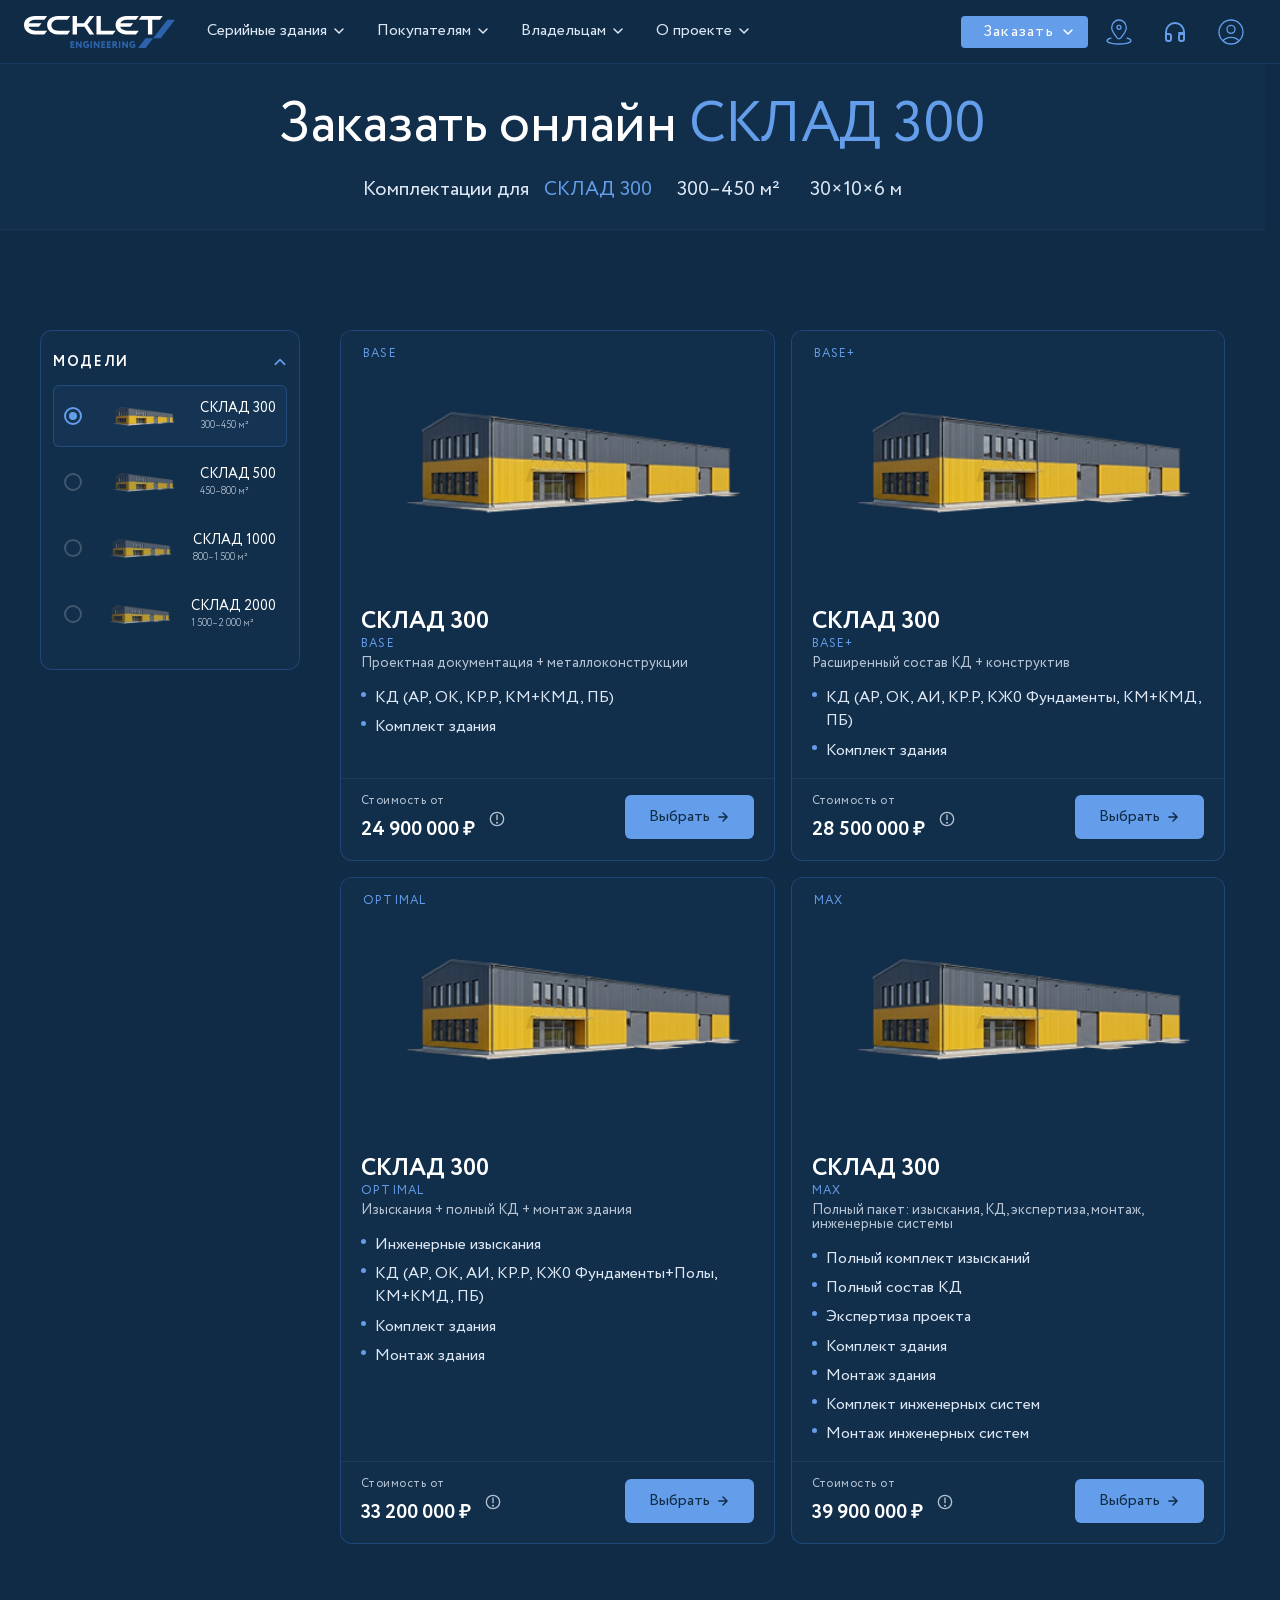
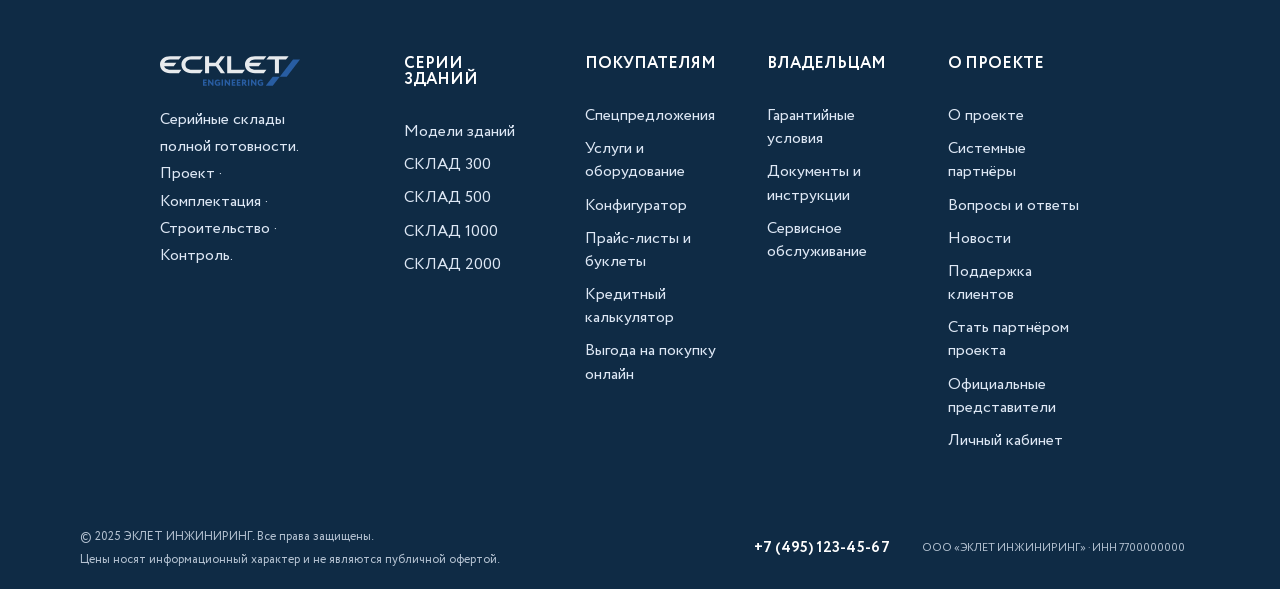
<file: order-config.html>
<!DOCTYPE html>
<html lang="ru">

<head>
  <meta charset="UTF-8">
  <meta name="viewport" content="width=device-width, initial-scale=1.0">
  <title>Выбор комплектации — ЭКЛЕТ ИНЖИНИРИНГ</title>

  <link rel="stylesheet" href="styles/styles.css">
</head>

<body>

  <!-- NAV -->
  <nav class="header-nav header-nav-shad">
    <a class="nav-logo" href="index.html">
      <svg width="151" height="32" viewBox="0 0 151 32" fill="none" xmlns="http://www.w3.org/2000/svg">
        <path fill-rule="evenodd" clip-rule="evenodd" d="M33.9442 3.66504H43.4512L46.2546 0.0148926H33.9442C27.6976 0.0148926 23.127 3.64983 23.127 9.03379C23.127 14.4178 27.6976 18.4025 33.9442 18.4025H43.4512L46.2546 14.7676H36.3667C31.4303 14.7676 27.4386 13.5356 27.4386 9.2163C27.4539 5.59657 30.6381 3.66504 33.9442 3.66504Z" fill="white"/>
        <path fill-rule="evenodd" clip-rule="evenodd" d="M10.8173 3.66535H20.3243L23.1276 0H10.8173C4.57067 0 0 3.63493 0 9.0189C0 14.4029 4.57067 18.3876 10.8173 18.3876H20.3243L23.1276 14.7527H13.2397C8.98899 14.7527 5.4391 13.8249 4.5402 10.8135H14.809L17.6123 7.16341H4.70779C5.6524 4.88207 8.19674 3.68056 10.8173 3.66535Z" fill="white"/>
        <path fill-rule="evenodd" clip-rule="evenodd" d="M76.8035 0.0148926H72.4766V18.4177H88.7786L91.6125 14.7828H76.8035V0.0148926Z" fill="white"/>
        <path fill-rule="evenodd" clip-rule="evenodd" d="M117.574 0.0148926L114.725 3.66504H123.927V18.4177H128.284V3.66504H135.887L138.721 0.0148926H117.574Z" fill="white"/>
        <path fill-rule="evenodd" clip-rule="evenodd" d="M70.1294 0.0148926H65.4978L59.9978 7.1783H52.9589V0.0148926H48.6016V18.4177H52.9589V10.8284H60.3787L65.5588 18.4025H70.1751L63.4258 8.74482C63.4106 8.76003 70.1294 0.0148926 70.1294 0.0148926Z" fill="white"/>
        <path fill-rule="evenodd" clip-rule="evenodd" d="M102.444 3.66535H111.951L114.755 0H102.444C96.1976 0 91.627 3.63493 91.627 9.0189C91.627 14.4029 96.1976 18.3876 102.444 18.3876H111.951L114.755 14.7527H104.867C100.616 14.7527 97.0661 13.8249 96.1672 10.8135H106.436L109.239 7.16341H96.3348C97.2794 4.88207 99.8237 3.66535 102.444 3.66535Z" fill="white"/>
        <path fill-rule="evenodd" clip-rule="evenodd" d="M129.152 22.2052L143.443 3.66553H151L136.709 22.2052H129.152Z" fill="#2C63AC"/>
        <path fill-rule="evenodd" clip-rule="evenodd" d="M114.039 31.9994L121.596 22.2048H129.153L121.596 31.9994H114.039Z" fill="#2C63AC"/>
        <path d="M46.3613 31.8783V25.2168H50.3226V26.6465H47.8849V27.8175H50.0331V29.2472H47.8849V30.4639H50.414V31.8935H46.3613V31.8783ZM57.6814 31.8783H56.4625L53.2935 27.8784V31.8783H51.8614V25.2168H53.0802L56.2492 29.232V25.2168H57.6814V31.8783ZM62.1454 29.5057V28.0761H64.9944V31.057C64.6695 31.3675 64.2791 31.6014 63.8518 31.7414C63.4177 31.9036 62.9592 31.9911 62.4958 32C61.3684 32 60.4847 31.6958 59.8601 31.0723C59.2354 30.4487 58.9154 29.6122 58.9154 28.5628C58.9154 27.5742 59.2202 26.7529 59.8448 26.0989C60.4695 25.4449 61.277 25.1104 62.313 25.1104C63.1814 25.1104 63.9127 25.3385 64.5069 25.81L63.867 27.0419C63.6973 26.8828 63.4944 26.7633 63.2728 26.6921C63.0235 26.6025 62.7607 26.5562 62.4958 26.5552C62.2393 26.5422 61.9828 26.5814 61.7419 26.6703C61.5009 26.7592 61.2806 26.8959 61.0941 27.0723C60.7285 27.4221 60.5609 27.924 60.5609 28.578C60.5478 28.8469 60.5883 29.1156 60.6798 29.3688C60.7713 29.622 60.9121 29.8546 61.0941 30.0533C61.2827 30.2374 61.507 30.381 61.7534 30.4752C61.9997 30.5694 62.2627 30.6121 62.5263 30.6008C62.7341 30.6012 62.9404 30.5652 63.1357 30.4943C63.2965 30.4479 63.4466 30.3704 63.5775 30.2662V29.5361L62.1454 29.5057ZM66.4266 31.8783V25.2168H67.9501V31.8935H66.4266V31.8783ZM75.5984 31.8783H74.3796L71.2106 27.8784V31.8783H69.7784V25.2168H70.9973L74.1663 29.232V25.2168H75.5984V31.8783ZM77.32 31.8783V25.2168H81.2813V26.6465H78.8436V27.8175H80.9918V29.2472H78.8436V30.4639H81.3727V31.8935H77.32V31.8783ZM82.8048 31.8783V25.2168H86.7661V26.6465H84.3284V27.8175H86.4766V29.2472H84.3436V30.4639H86.8727V31.8935H82.8048V31.8783ZM89.8284 31.8783H88.3049V25.2168C88.442 25.2168 88.8534 25.2168 89.5085 25.2016C90.1636 25.1864 90.5293 25.1864 90.575 25.1864C91.4434 25.1864 92.0681 25.3841 92.4642 25.7643C92.8603 26.1446 93.0584 26.6617 93.0584 27.3309C93.0584 28.2434 92.6775 28.8822 91.931 29.2624L93.8811 31.8935H92.0224L90.3922 29.5514H89.8284V31.8783ZM90.4988 26.6312C90.4683 26.6312 90.255 26.6312 89.8284 26.6465V28.1217H90.3769C91.0778 28.1217 91.4129 27.8632 91.4129 27.3461C91.4282 26.8594 91.1082 26.6312 90.4988 26.6312ZM94.8257 31.8783V25.2168H96.3493V31.8935H94.8257V31.8783ZM103.982 31.8783H102.763L99.5945 27.8784V31.8783H98.1623V25.2168H99.3812L102.55 29.232V25.2168H103.982V31.8783ZM108.462 29.5057V28.0761H111.311V31.057C110.986 31.3675 110.595 31.6014 110.168 31.7414C109.734 31.9036 109.275 31.9911 108.812 32C107.685 32 106.801 31.6958 106.176 31.0723C105.552 30.4487 105.232 29.6122 105.232 28.5628C105.232 27.5742 105.536 26.7529 106.161 26.0989C106.786 25.4449 107.593 25.1104 108.629 25.1104C109.498 25.1104 110.229 25.3385 110.823 25.81L110.183 27.0419C110.014 26.8828 109.811 26.7633 109.589 26.6921C109.34 26.6025 109.077 26.5562 108.812 26.5552C108.555 26.5422 108.299 26.5814 108.058 26.6703C107.817 26.7592 107.597 26.8959 107.41 27.0723C107.045 27.4221 106.877 27.924 106.877 28.578C106.864 28.8469 106.904 29.1156 106.996 29.3688C107.087 29.622 107.228 29.8546 107.41 30.0533C107.599 30.2374 107.823 30.381 108.07 30.4752C108.316 30.5694 108.579 30.6121 108.842 30.6008C109.05 30.6012 109.257 30.5652 109.452 30.4943C109.613 30.4479 109.763 30.3704 109.894 30.2662V29.5361L108.462 29.5057Z" fill="#2C63AC"/>
      </svg>
    </a>

    <ul class="nav-links">
      <li class="nav-item--has-dropdown">
        <button type="button" class="nav-dd-trigger" aria-expanded="false" aria-haspopup="true">
          Серийные здания
          <svg class="nav-chevron" width="12" height="12" viewBox="0 0 12 12" fill="none" xmlns="http://www.w3.org/2000/svg">
            <path d="M2 4L6 8L10 4" stroke="currentColor" stroke-width="1.5" stroke-linecap="round" stroke-linejoin="round"/>
          </svg>
        </button>
        <div class="nav-dropdown" role="menu">
          <div class="nav-dropdown__inner">
            <a href="sclad.html?model=0" class="nav-dd-card" role="menuitem">
              <div class="nav-dd-card__img"><img src="images/models-1.png" alt="СКЛАД 300"></div>
              <div class="nav-dd-card__body">
                <div class="nav-dd-card__tag">300 м²</div>
                <div class="nav-dd-card__name">СКЛАД 300</div>
                <div class="nav-dd-card__price">от <strong>24 900 000 ₽</strong></div>
                <span class="nav-dd-card__cta">Подробнее →</span>
              </div>
            </a>
            <a href="sclad.html?model=1" class="nav-dd-card" role="menuitem">
              <div class="nav-dd-card__img"><img src="images/models-1.png" alt="СКЛАД 500"></div>
              <div class="nav-dd-card__body">
                <div class="nav-dd-card__tag">500 м²</div>
                <div class="nav-dd-card__name">СКЛАД 500</div>
                <div class="nav-dd-card__price">от <strong>42 500 000 ₽</strong></div>
                <span class="nav-dd-card__cta">Подробнее →</span>
              </div>
            </a>
            <a href="sclad.html?model=2" class="nav-dd-card" role="menuitem">
              <div class="nav-dd-card__img"><img src="images/models-1.png" alt="СКЛАД 1000"></div>
              <div class="nav-dd-card__body">
                <div class="nav-dd-card__tag">1 000 м²</div>
                <div class="nav-dd-card__name">СКЛАД 1000</div>
                <div class="nav-dd-card__price">от <strong>79 000 000 ₽</strong></div>
                <span class="nav-dd-card__cta">Подробнее →</span>
              </div>
            </a>
            <a href="sclad.html?model=3" class="nav-dd-card" role="menuitem">
              <div class="nav-dd-card__img"><img src="images/models-1.png" alt="СКЛАД 2000"></div>
              <div class="nav-dd-card__body">
                <div class="nav-dd-card__tag">2 000 м²</div>
                <div class="nav-dd-card__name">СКЛАД 2000</div>
                <div class="nav-dd-card__price">от <strong>148 000 000 ₽</strong></div>
                <span class="nav-dd-card__cta">Подробнее →</span>
              </div>
            </a>
            <a href="catalog.html" class="nav-dd-all" role="menuitem">
              <svg width="20" height="20" viewBox="0 0 24 24" fill="none" xmlns="http://www.w3.org/2000/svg">
                <path d="M4 6h16M4 12h16M4 18h7" stroke="currentColor" stroke-width="1.5" stroke-linecap="round"/>
                <path d="M15 16l4 4m0 0l4-4m-4 4V12" stroke="currentColor" stroke-width="1.5" stroke-linecap="round" stroke-linejoin="round"/>
              </svg>
              Смотреть<br>все модели
            </a>
          </div>
          <div class="nav-dd-footer">
            <a href="configurator.html" class="nav-dd-footer__item">
              <svg width="20" height="20" viewBox="0 0 24 24" fill="none" stroke="currentColor" stroke-width="1.5" stroke-linecap="round" stroke-linejoin="round">
                <circle cx="12" cy="12" r="3"/><path d="M19.07 4.93a10 10 0 0 1 0 14.14M4.93 4.93a10 10 0 0 0 0 14.14"/>
                <path d="M15.54 8.46a5 5 0 0 1 0 7.07M8.46 8.46a5 5 0 0 0 0 7.07"/>
              </svg>
              <span>Конфигуратор зданий</span>
            </a>
            <a href="order.html" class="nav-dd-footer__item">
              <svg width="20" height="20" viewBox="0 0 24 24" fill="none" stroke="currentColor" stroke-width="1.5" stroke-linecap="round" stroke-linejoin="round">
                <rect x="1" y="4" width="22" height="16" rx="2" ry="2"/><line x1="1" y1="10" x2="23" y2="10"/>
              </svg>
              <span>Заказать онлайн</span>
            </a>
            <a href="offer.html" class="nav-dd-footer__item">
              <svg width="20" height="20" viewBox="0 0 24 24" fill="none" stroke="currentColor" stroke-width="1.5" stroke-linecap="round" stroke-linejoin="round">
                <path d="M22 16.92v3a2 2 0 0 1-2.18 2 19.79 19.79 0 0 1-8.63-3.07A19.5 19.5 0 0 1 4.69 12 19.79 19.79 0 0 1 1.61 3.41 2 2 0 0 1 3.6 1h3a2 2 0 0 1 2 1.72c.13.96.36 1.9.7 2.81a2 2 0 0 1-.45 2.11L7.91 8.59a16 16 0 0 0 6.06 6.06l.95-.95a2 2 0 0 1 2.11-.45c.91.34 1.85.57 2.81.7A2 2 0 0 1 22 16.92z"/>
              </svg>
              <span>Заказать звонок</span>
            </a>
            <a href="complete.html" class="nav-dd-footer__item">
              <svg width="20" height="20" viewBox="0 0 24 24" fill="none" stroke="currentColor" stroke-width="1.5" stroke-linecap="round" stroke-linejoin="round">
                <polyline points="9 11 12 14 22 4"/><path d="M21 12v7a2 2 0 0 1-2 2H5a2 2 0 0 1-2-2V5a2 2 0 0 1 2-2h11"/>
              </svg>
              <span>Комплектации</span>
            </a>
            <a href="project.html" class="nav-dd-footer__item">
              <svg width="20" height="20" viewBox="0 0 24 24" fill="none" stroke="currentColor" stroke-width="1.5" stroke-linecap="round" stroke-linejoin="round">
                <path d="M21 10c0 7-9 13-9 13s-9-6-9-13a9 9 0 0 1 18 0z"/><circle cx="12" cy="10" r="3"/>
              </svg>
              <span>Выбрать локацию</span>
            </a>
          </div>
        </div>
      </li>

      <li class="nav-item--has-dropdown">
        <button type="button" class="nav-dd-trigger" aria-expanded="false" aria-haspopup="true">
          Покупателям
          <svg class="nav-chevron" width="12" height="12" viewBox="0 0 12 12" fill="none" xmlns="http://www.w3.org/2000/svg">
            <path d="M2 4L6 8L10 4" stroke="currentColor" stroke-width="1.5" stroke-linecap="round" stroke-linejoin="round"/>
          </svg>
        </button>
        <div class="nav-dropdown" role="menu">
          <div class="nav-dd-cols">
            <div class="nav-dd-col">
              <div class="nav-dd-col__title">Выбор здания</div>
              <ul class="nav-dd-col__list">
                <li><a href="catalog.html" class="nav-dd-col__link">Каталог серийных складов</a></li>
                <li><a href="configurator.html" class="nav-dd-col__link">Конфигуратор</a></li>
                <li><a href="specs.html" class="nav-dd-col__link">Технические характеристики</a></li>
                <li><a href="complete.html" class="nav-dd-col__link">Комплектации</a></li>
                <li><a href="offer.html" class="nav-dd-col__link">Спецпредложения</a></li>
              </ul>
            </div>
            <div class="nav-dd-col">
              <div class="nav-dd-col__title">Покупка</div>
              <ul class="nav-dd-col__list">
                <li><a href="buyers.html" class="nav-dd-col__link">Условия приобретения</a></li>
                <li><a href="complete.html" class="nav-dd-col__link">Комплектации и опции</a></li>
                <li><a href="order.html" class="nav-dd-col__link">Заказать онлайн</a></li>
                <li><a href="project.html" class="nav-dd-col__link">Выбрать локацию</a></li>
                <li><a href="buyers.html" class="nav-dd-col__link">Корпоративным клиентам</a></li>
              </ul>
            </div>
            <div class="nav-dd-col">
              <div class="nav-dd-col__title">Финансирование</div>
              <ul class="nav-dd-col__list">
                <li><a href="buyers.html" class="nav-dd-col__link">Проектное финансирование</a></li>
                <li><a href="buyers.html" class="nav-dd-col__link">Лизинг</a></li>
                <li><a href="buyers.html" class="nav-dd-col__link">Рассрочка платежа</a></li>
                <li><a href="buyers.html" class="nav-dd-col__link">Калькулятор стоимости</a></li>
              </ul>
            </div>
            <div class="nav-dd-col">
              <div class="nav-dd-col__title">Сервис</div>
              <ul class="nav-dd-col__list">
                <li><a href="buyers.html" class="nav-dd-col__link">Сервисный контракт</a></li>
                <li><a href="buyers.html" class="nav-dd-col__link">Гарантийные условия</a></li>
                <li><a href="equipment.html" class="nav-dd-col__link">Услуги и оборудование</a></li>
                <li><a href="buyers.html" class="nav-dd-col__link">Документация</a></li>
              </ul>
            </div>
          </div>
          <div class="nav-dd-footer nav-dd-footer--3">
            <a href="configurator.html" class="nav-dd-footer__item">
              <svg width="20" height="20" viewBox="0 0 24 24" fill="none" stroke="currentColor" stroke-width="1.5" stroke-linecap="round" stroke-linejoin="round">
                <circle cx="12" cy="12" r="3"/><path d="M19.07 4.93a10 10 0 0 1 0 14.14M4.93 4.93a10 10 0 0 0 0 14.14"/>
                <path d="M15.54 8.46a5 5 0 0 1 0 7.07M8.46 8.46a5 5 0 0 0 0 7.07"/>
              </svg>
              <span>Конфигуратор зданий</span>
            </a>
            <a href="buyers.html" class="nav-dd-footer__item">
              <svg width="20" height="20" viewBox="0 0 24 24" fill="none" stroke="currentColor" stroke-width="1.5" stroke-linecap="round" stroke-linejoin="round">
                <rect x="2" y="3" width="20" height="14" rx="2"/><path d="M8 21h8M12 17v4"/>
              </svg>
              <span>Рассчитать стоимость</span>
            </a>
            <a href="offer.html" class="nav-dd-footer__item">
              <svg width="20" height="20" viewBox="0 0 24 24" fill="none" stroke="currentColor" stroke-width="1.5" stroke-linecap="round" stroke-linejoin="round">
                <path d="M22 16.92v3a2 2 0 0 1-2.18 2 19.79 19.79 0 0 1-8.63-3.07A19.5 19.5 0 0 1 4.69 12 19.79 19.79 0 0 1 1.61 3.41 2 2 0 0 1 3.6 1h3a2 2 0 0 1 2 1.72c.13.96.36 1.9.7 2.81a2 2 0 0 1-.45 2.11L7.91 8.59a16 16 0 0 0 6.06 6.06l.95-.95a2 2 0 0 1 2.11-.45c.91.34 1.85.57 2.81.7A2 2 0 0 1 22 16.92z"/>
              </svg>
              <span>Заказать звонок</span>
            </a>
          </div>
        </div>
      </li>

      <li class="nav-item--has-dropdown">
        <button type="button" class="nav-dd-trigger" aria-expanded="false" aria-haspopup="true">
          Владельцам
          <svg class="nav-chevron" width="12" height="12" viewBox="0 0 12 12" fill="none" xmlns="http://www.w3.org/2000/svg">
            <path d="M2 4L6 8L10 4" stroke="currentColor" stroke-width="1.5" stroke-linecap="round" stroke-linejoin="round"/>
          </svg>
        </button>
        <div class="nav-dropdown" role="menu">
          <div class="nav-dd-cols">
            <div class="nav-dd-col">
              <div class="nav-dd-col__title">Гарантия и поддержка</div>
              <ul class="nav-dd-col__list">
                <li><a href="owners.html" class="nav-dd-col__link">Гарантийные обязательства</a></li>
                <li><a href="owners.html" class="nav-dd-col__link">Регламент обслуживания</a></li>
                <li><a href="owners.html" class="nav-dd-col__link">Руководство пользователя</a></li>
                <li><a href="owners.html" class="nav-dd-col__link">Поддержка клиентов</a></li>
              </ul>
            </div>
            <div class="nav-dd-col">
              <div class="nav-dd-col__title">Сервисные услуги</div>
              <ul class="nav-dd-col__list">
                <li><a href="owners.html" class="nav-dd-col__link">Подать заявку на сервис</a></li>
                <li><a href="buyers.html" class="nav-dd-col__link">Сервисный контракт</a></li>
                <li><a href="owners.html" class="nav-dd-col__link">Плановый ремонт</a></li>
                <li><a href="owners.html" class="nav-dd-col__link">Аварийная поддержка</a></li>
                <li><a href="equipment.html" class="nav-dd-col__link">Услуги и оборудование</a></li>
              </ul>
            </div>
            <div class="nav-dd-col">
              <div class="nav-dd-col__title">Документация</div>
              <ul class="nav-dd-col__list">
                <li><a href="owners.html" class="nav-dd-col__link">Техническая документация</a></li>
                <li><a href="owners.html" class="nav-dd-col__link">Паспорт здания</a></li>
                <li><a href="owners.html" class="nav-dd-col__link">Исполнительная документация</a></li>
                <li><a href="owners.html" class="nav-dd-col__link">Схемы и чертежи</a></li>
              </ul>
            </div>
            <div class="nav-dd-col">
              <div class="nav-dd-col__title">Цифровые сервисы</div>
              <ul class="nav-dd-col__list">
                <li><a href="owners.html" class="nav-dd-col__link">Личный кабинет</a></li>
                <li><a href="owners.html" class="nav-dd-col__link">Мобильное приложение</a></li>
                <li><a href="owners.html" class="nav-dd-col__link">Управление объектом</a></li>
                <li><a href="owners.html" class="nav-dd-col__link">Сообщество владельцев</a></li>
              </ul>
            </div>
          </div>
          <div class="nav-dd-footer nav-dd-footer--3">
            <a href="owners.html" class="nav-dd-footer__item">
              <svg width="20" height="20" viewBox="0 0 24 24" fill="none" stroke="currentColor" stroke-width="1.5" stroke-linecap="round" stroke-linejoin="round">
                <path d="M14.7 6.3a1 1 0 0 0 0 1.4l1.6 1.6a1 1 0 0 0 1.4 0l3.77-3.77a6 6 0 0 1-7.94 7.94l-6.91 6.91a2.12 2.12 0 0 1-3-3l6.91-6.91a6 6 0 0 1 7.94-7.94l-3.76 3.76z"/>
              </svg>
              <span>Подать заявку на сервис</span>
            </a>
            <a href="owners.html" class="nav-dd-footer__item">
              <svg width="20" height="20" viewBox="0 0 24 24" fill="none" stroke="currentColor" stroke-width="1.5" stroke-linecap="round" stroke-linejoin="round">
                <path d="M14 2H6a2 2 0 0 0-2 2v16a2 2 0 0 0 2 2h12a2 2 0 0 0 2-2V8z"/>
                <polyline points="14 2 14 8 20 8"/><line x1="16" y1="13" x2="8" y2="13"/>
                <line x1="16" y1="17" x2="8" y2="17"/><polyline points="10 9 9 9 8 9"/>
              </svg>
              <span>Документация</span>
            </a>
            <a href="owners.html" class="nav-dd-footer__item">
              <svg width="20" height="20" viewBox="0 0 24 24" fill="none" stroke="currentColor" stroke-width="1.5" stroke-linecap="round" stroke-linejoin="round">
                <path d="M20 21v-2a4 4 0 0 0-4-4H8a4 4 0 0 0-4 4v2"/><circle cx="12" cy="7" r="4"/>
              </svg>
              <span>Личный кабинет</span>
            </a>
          </div>
        </div>
      </li>

      <li class="nav-item--has-dropdown">
        <button type="button" class="nav-dd-trigger" aria-expanded="false" aria-haspopup="true">
          О проекте
          <svg class="nav-chevron" width="12" height="12" viewBox="0 0 12 12" fill="none" xmlns="http://www.w3.org/2000/svg">
            <path d="M2 4L6 8L10 4" stroke="currentColor" stroke-width="1.5" stroke-linecap="round" stroke-linejoin="round"/>
          </svg>
        </button>
        <div class="nav-dropdown" role="menu">
          <div class="nav-dd-cols">
            <div class="nav-dd-col">
              <div class="nav-dd-col__title">О компании</div>
              <ul class="nav-dd-col__list">
                <li><a href="project.html" class="nav-dd-col__link">О проекте</a></li>
                <li><a href="project.html" class="nav-dd-col__link">Системные партнеры</a></li>
                <li><a href="project.html" class="nav-dd-col__link">Вопросы и ответы</a></li>
                <li><a href="project.html" class="nav-dd-col__link">Новости</a></li>
                <li><a href="project.html" class="nav-dd-col__link">Поддержка клиентов</a></li>
                <li><a href="project.html" class="nav-dd-col__link">Стать партнёром проекта</a></li>
              </ul>
            </div>
            <div class="nav-dd-col">
              <div class="nav-dd-col__title">Производство</div>
              <ul class="nav-dd-col__list">
                <li><a href="project.html" class="nav-dd-col__link">Технологии строительства</a></li>
                <li><a href="project.html" class="nav-dd-col__link">Контроль качества</a></li>
                <li><a href="project.html" class="nav-dd-col__link">Сертификаты и лицензии</a></li>
                <li><a href="project.html" class="nav-dd-col__link">Реализованные объекты</a></li>
                <li><a href="project.html" class="nav-dd-col__link">Стать партнёром</a></li>
              </ul>
            </div>
            <div class="nav-dd-col">
              <div class="nav-dd-col__title">Юридическая информация</div>
              <ul class="nav-dd-col__list">
                <li><a href="project.html" class="nav-dd-col__link">Пользовательское соглашение</a></li>
                <li><a href="project.html" class="nav-dd-col__link">Согласие на обработку ПД</a></li>
                <li><a href="project.html" class="nav-dd-col__link">Согласие на предоставление ПД третьим лицам</a></li>
                <li><a href="project.html" class="nav-dd-col__link">Правила дистанционной продажи</a></li>
                <li><a href="project.html" class="nav-dd-col__link">Политика конфиденциальности</a></li>
              </ul>
            </div>
            <div class="nav-dd-col">
              <div class="nav-dd-col__title">Контакты</div>
              <ul class="nav-dd-col__list">
                <li><a href="project.html" class="nav-dd-col__link">Головной офис</a></li>
                <li><a href="project.html" class="nav-dd-col__link">Региональные представительства</a></li>
                <li><a href="project.html" class="nav-dd-col__link">Отдел продаж</a></li>
                <li><a href="project.html" class="nav-dd-col__link">Пресс-служба</a></li>
              </ul>
            </div>
          </div>
          <div class="nav-dd-footer nav-dd-footer--3">
            <a href="project.html" class="nav-dd-footer__item">
              <svg width="20" height="20" viewBox="0 0 24 24" fill="none" stroke="currentColor" stroke-width="1.5" stroke-linecap="round" stroke-linejoin="round">
                <circle cx="12" cy="12" r="10"/><line x1="12" y1="8" x2="12" y2="12"/>
                <line x1="12" y1="16" x2="12.01" y2="16"/>
              </svg>
              <span>О компании</span>
            </a>
            <a href="project.html" class="nav-dd-footer__item">
              <svg width="20" height="20" viewBox="0 0 24 24" fill="none" stroke="currentColor" stroke-width="1.5" stroke-linecap="round" stroke-linejoin="round">
                <polygon points="12 2 15.09 8.26 22 9.27 17 14.14 18.18 21.02 12 17.77 5.82 21.02 7 14.14 2 9.27 8.91 8.26 12 2"/>
              </svg>
              <span>Реализованные объекты</span>
            </a>
            <a href="project.html" class="nav-dd-footer__item">
              <svg width="20" height="20" viewBox="0 0 24 24" fill="none" stroke="currentColor" stroke-width="1.5" stroke-linecap="round" stroke-linejoin="round">
                <path d="M22 16.92v3a2 2 0 0 1-2.18 2 19.79 19.79 0 0 1-8.63-3.07A19.5 19.5 0 0 1 4.69 12 19.79 19.79 0 0 1 1.61 3.41 2 2 0 0 1 3.6 1h3a2 2 0 0 1 2 1.72c.13.96.36 1.9.7 2.81a2 2 0 0 1-.45 2.11L7.91 8.59a16 16 0 0 0 6.06 6.06l.95-.95a2 2 0 0 1 2.11-.45c.91.34 1.85.57 2.81.7A2 2 0 0 1 22 16.92z"/>
              </svg>
              <span>Связаться с нами</span>
            </a>
          </div>
        </div>
      </li>
    </ul>

    <div class="nav-right">
      <div class="nav-item--has-dropdown">
        <button type="button" class="cat-nav-cta nav-dd-trigger" aria-expanded="false" aria-haspopup="true">
          Заказать
          <svg class="nav-chevron" width="12" height="12" viewBox="0 0 12 12" fill="none" xmlns="http://www.w3.org/2000/svg">
            <path d="M2 4L6 8L10 4" stroke="currentColor" stroke-width="1.5" stroke-linecap="round" stroke-linejoin="round"/>
          </svg>
        </button>
        <div class="nav-dropdown" role="menu">
          <div class="nav-dd-order">
            <a href="order.html" class="nav-dd-order__card" role="menuitem">
              <svg width="32" height="32" viewBox="0 0 24 24" fill="none" stroke="currentColor" stroke-width="1.5" stroke-linecap="round" stroke-linejoin="round">
                <rect x="2" y="3" width="20" height="14" rx="2" ry="2"/>
                <line x1="8" y1="21" x2="16" y2="21"/><line x1="12" y1="17" x2="12" y2="21"/>
              </svg>
              <span class="nav-dd-order__title">Заказать онлайн</span>
              <span class="nav-dd-order__sub">Оформите заявку за 5 минут на сайте</span>
            </a>
            <a href="procedure.html" class="nav-dd-order__card" role="menuitem">
              <svg width="32" height="32" viewBox="0 0 24 24" fill="none" stroke="currentColor" stroke-width="1.5" stroke-linecap="round" stroke-linejoin="round">
                <path d="M14 2H6a2 2 0 0 0-2 2v16a2 2 0 0 0 2 2h12a2 2 0 0 0 2-2V8z"/>
                <polyline points="14 2 14 8 20 8"/><line x1="16" y1="13" x2="8" y2="13"/>
                <line x1="16" y1="17" x2="8" y2="17"/><polyline points="10 9 9 9 8 9"/>
              </svg>
              <span class="nav-dd-order__title">Порядок приобретения</span>
              <span class="nav-dd-order__sub">Условия, этапы сделки и документы</span>
            </a>
            <button type="button" class="nav-dd-order__card" onclick="openModal()" role="menuitem">
              <svg width="32" height="32" viewBox="0 0 24 24" fill="none" stroke="currentColor" stroke-width="1.5" stroke-linecap="round" stroke-linejoin="round">
                <path d="M22 16.92v3a2 2 0 0 1-2.18 2 19.79 19.79 0 0 1-8.63-3.07A19.5 19.5 0 0 1 4.69 12 19.79 19.79 0 0 1 1.61 3.41 2 2 0 0 1 3.6 1h3a2 2 0 0 1 2 1.72c.13.96.36 1.9.7 2.81a2 2 0 0 1-.45 2.11L7.91 8.59a16 16 0 0 0 6.06 6.06l.95-.95a2 2 0 0 1 2.11-.45c.91.34 1.85.57 2.81.7A2 2 0 0 1 22 16.92z"/>
              </svg>
              <span class="nav-dd-order__title">Заказать звонок</span>
              <span class="nav-dd-order__sub">Перезвоним в течение часа</span>
            </button>
          </div>
        </div>
      </div>
      <a href="/" class="sales-territory">
        <svg width="32" height="32" viewBox="0 0 32 32" fill="none" xmlns="http://www.w3.org/2000/svg">
          <path d="M8 22.1821C5.545 22.7924 4 23.6794 4 24.6667C4 26.5076 9.37258 28 16 28C22.6274 28 28 26.5076 28 24.6667C28 23.6794 26.455 22.7924 24 22.1821M23.3333 11.7778C23.3333 14.6525 20.0489 19.1536 17.8761 21.8167C16.8935 23.021 15.1065 23.021 14.1239 21.8167C11.9511 19.1536 8.66667 14.6525 8.66667 11.7778C8.66667 7.48223 11.9499 4 16 4C20.0501 4 23.3333 7.48223 23.3333 11.7778ZM18 11.3333C18 12.4379 17.1046 13.3333 16 13.3333C14.8954 13.3333 14 12.4379 14 11.3333C14 10.2288 14.8954 9.33333 16 9.33333C17.1046 9.33333 18 10.2288 18 11.3333Z" stroke="#649DEA" stroke-width="1.33333" stroke-linecap="round" stroke-linejoin="round"/>
        </svg>
      </a>
      <button type="button" class="support-float-btn" aria-label="Открыть поддержку">
        <svg viewBox="0 0 24 24" width="24" height="24" fill="none" stroke="currentColor" stroke-width="2" stroke-linecap="round" stroke-linejoin="round">
          <path d="M3 18v-6a9 9 0 0 1 18 0v6"></path>
          <path d="M21 19a2 2 0 0 1-2 2h-1a2 2 0 0 1-2-2v-3a2 2 0 0 1 2-2h3zM3 19a2 2 0 0 0 2 2h1a2 2 0 0 0 2-2v-3a2 2 0 0 0-2-2H3z"></path>
          <path d="M20 13h-4"></path>
        </svg>
      </button>
      <a href="/" class="lk-button" aria-label="Личный кабинет">
        <svg width="32" height="32" viewBox="0 0 32 32" fill="none" xmlns="http://www.w3.org/2000/svg">
          <path d="M23.9379 24.9996C23.4453 23.6843 20.0792 21.3333 16 21.3333C11.9208 21.3333 8.55471 23.6843 8.06205 24.9996M8.06205 24.9996C10.1775 26.8669 12.9564 28 16 28C19.0436 28 21.8225 26.8669 23.9379 24.9996C26.4289 22.8008 28 19.5838 28 16C28 9.37258 22.6274 4 16 4C9.37258 4 4 9.37258 4 16C4 19.5839 5.57106 22.8008 8.06205 24.9996ZM20 13.3333C20 15.5425 18.2091 17.3333 16 17.3333C13.7909 17.3333 12 15.5425 12 13.3333C12 11.1242 13.7909 9.33333 16 9.33333C18.2091 9.33333 20 11.1242 20 13.3333Z" stroke-width="1.33333"/>
        </svg>
      </a>
    </div>
  </nav>
  <div class="nav-dd-overlay" aria-hidden="true"></div>

  <div id="page-content">

    <!-- ══ HERO ══ -->
    <section class="ocfg-hero">
      <h1 class="ocfg-hero__title">Заказать онлайн <span id="js-hero-model">комплектации</span></h1>
      <p class="ocfg-hero__sub" id="js-hero-sub">Выберите уровень комплектации для вашего здания</p>
    </section>

    <!-- ══ ТЕЛО ══ -->
    <div class="ocfg-body">

      <!-- ══ САЙДБАР ══ -->
      <aside class="ocfg-sidebar">
        <div class="ocfg-sidebar__section">
          <div class="ocfg-sidebar__heading is-open" id="js-sidebar-toggle">
            Модели
            <svg class="ocfg-sidebar__chevron" width="14" height="14" viewBox="0 0 12 12" fill="none" xmlns="http://www.w3.org/2000/svg">
              <path d="M2 4L6 8L10 4" stroke="currentColor" stroke-width="1.5" stroke-linecap="round" stroke-linejoin="round"/>
            </svg>
          </div>
          <ul class="ocfg-model-list" id="js-model-list">
            <!-- Rendered by JS -->
          </ul>
        </div>
      </aside>

      <!-- ══ КОНТЕНТ ══ -->
      <main class="ocfg-content">
        <!-- <div class="ocfg-statusbar">
          <p class="ocfg-count">Комплектации: <strong>4 варианта</strong></p>
         <div class="ocfg-sort">
            <svg width="14" height="14" viewBox="0 0 24 24" fill="none" stroke="currentColor" stroke-width="2" stroke-linecap="round" stroke-linejoin="round">
              <line x1="8" y1="6" x2="21" y2="6"/><line x1="8" y1="12" x2="21" y2="12"/>
              <line x1="8" y1="18" x2="21" y2="18"/><line x1="3" y1="6" x2="3.01" y2="6"/>
              <line x1="3" y1="12" x2="3.01" y2="12"/><line x1="3" y1="18" x2="3.01" y2="18"/>
            </svg>
            Сортировка: <span class="ocfg-sort__val">по цене</span>
          </div>
        </div> -->

        <div class="ocfg-grid" id="js-config-grid">
          <!-- Rendered by JS -->
        </div>
      </main>

    </div><!-- /.ocfg-body -->

    <!-- ── FOOTER ── -->
    <footer class="site-footer">
      <div class="site-footer__top">

        <div class="site-footer__brand">
          <a href="index.html" class="site-footer__logo">
            <svg width="140" height="30" viewBox="0 0 151 32" fill="none" xmlns="http://www.w3.org/2000/svg">
              <path fill-rule="evenodd" clip-rule="evenodd" d="M33.9442 3.66504H43.4512L46.2546 0.0148926H33.9442C27.6976 0.0148926 23.127 3.64983 23.127 9.03379C23.127 14.4178 27.6976 18.4025 33.9442 18.4025H43.4512L46.2546 14.7676H36.3667C31.4303 14.7676 27.4386 13.5356 27.4386 9.2163C27.4539 5.59657 30.6381 3.66504 33.9442 3.66504Z" fill="white"/>
              <path fill-rule="evenodd" clip-rule="evenodd" d="M10.8173 3.66535H20.3243L23.1276 0H10.8173C4.57067 0 0 3.63493 0 9.0189C0 14.4029 4.57067 18.3876 10.8173 18.3876H20.3243L23.1276 14.7527H13.2397C8.98899 14.7527 5.4391 13.8249 4.5402 10.8135H14.809L17.6123 7.16341H4.70779C5.6524 4.88207 8.19674 3.68056 10.8173 3.66535Z" fill="white"/>
              <path fill-rule="evenodd" clip-rule="evenodd" d="M76.8035 0.0148926H72.4766V18.4177H88.7786L91.6125 14.7828H76.8035V0.0148926Z" fill="white"/>
              <path fill-rule="evenodd" clip-rule="evenodd" d="M117.574 0.0148926L114.725 3.66504H123.927V18.4177H128.284V3.66504H135.887L138.721 0.0148926H117.574Z" fill="white"/>
              <path fill-rule="evenodd" clip-rule="evenodd" d="M70.1294 0.0148926H65.4978L59.9978 7.1783H52.9589V0.0148926H48.6016V18.4177H52.9589V10.8284H60.3787L65.5588 18.4025H70.1751L63.4258 8.74482C63.4106 8.76003 70.1294 0.0148926 70.1294 0.0148926Z" fill="white"/>
              <path fill-rule="evenodd" clip-rule="evenodd" d="M102.444 3.66535H111.951L114.755 0H102.444C96.1976 0 91.627 3.63493 91.627 9.0189C91.627 14.4029 96.1976 18.3876 102.444 18.3876H111.951L114.755 14.7527H104.867C100.616 14.7527 97.0661 13.8249 96.1672 10.8135H106.436L109.239 7.16341H96.3348C97.2794 4.88207 99.8237 3.66535 102.444 3.66535Z" fill="white"/>
              <path fill-rule="evenodd" clip-rule="evenodd" d="M129.152 22.2052L143.443 3.66553H151L136.709 22.2052H129.152Z" fill="#2C63AC"/>
              <path fill-rule="evenodd" clip-rule="evenodd" d="M114.039 31.9994L121.596 22.2048H129.153L121.596 31.9994H114.039Z" fill="#2C63AC"/>
              <path d="M46.3613 31.8783V25.2168H50.3226V26.6465H47.8849V27.8175H50.0331V29.2472H47.8849V30.4639H50.414V31.8935H46.3613V31.8783ZM57.6814 31.8783H56.4625L53.2935 27.8784V31.8783H51.8614V25.2168H53.0802L56.2492 29.232V25.2168H57.6814V31.8783ZM62.1454 29.5057V28.0761H64.9944V31.057C64.6695 31.3675 64.2791 31.6014 63.8518 31.7414C63.4177 31.9036 62.9592 31.9911 62.4958 32C61.3684 32 60.4847 31.6958 59.8601 31.0723C59.2354 30.4487 58.9154 29.6122 58.9154 28.5628C58.9154 27.5742 59.2202 26.7529 59.8448 26.0989C60.4695 25.4449 61.277 25.1104 62.313 25.1104C63.1814 25.1104 63.9127 25.3385 64.5069 25.81L63.867 27.0419C63.6973 26.8828 63.4944 26.7633 63.2728 26.6921C63.0235 26.6025 62.7607 26.5562 62.4958 26.5552C62.2393 26.5422 61.9828 26.5814 61.7419 26.6703C61.5009 26.7592 61.2806 26.8959 61.0941 27.0723C60.7285 27.4221 60.5609 27.924 60.5609 28.578C60.5478 28.8469 60.5883 29.1156 60.6798 29.3688C60.7713 29.622 60.9121 29.8546 61.0941 30.0533C61.2827 30.2374 61.507 30.381 61.7534 30.4752C61.9997 30.5694 62.2627 30.6121 62.5263 30.6008C62.7341 30.6012 62.9404 30.5652 63.1357 30.4943C63.2965 30.4479 63.4466 30.3704 63.5775 30.2662V29.5361L62.1454 29.5057ZM66.4266 31.8783V25.2168H67.9501V31.8935H66.4266V31.8783ZM75.5984 31.8783H74.3796L71.2106 27.8784V31.8783H69.7784V25.2168H70.9973L74.1663 29.232V25.2168H75.5984V31.8783ZM77.32 31.8783V25.2168H81.2813V26.6465H78.8436V27.8175H80.9918V29.2472H78.8436V30.4639H81.3727V31.8935H77.32V31.8783ZM82.8048 31.8783V25.2168H86.7661V26.6465H84.3284V27.8175H86.4766V29.2472H84.3436V30.4639H86.8727V31.8935H82.8048V31.8783ZM89.8284 31.8783H88.3049V25.2168C88.442 25.2168 88.8534 25.2168 89.5085 25.2016C90.1636 25.1864 90.5293 25.1864 90.575 25.1864C91.4434 25.1864 92.0681 25.3841 92.4642 25.7643C92.8603 26.1446 93.0584 26.6617 93.0584 27.3309C93.0584 28.2434 92.6775 28.8822 91.931 29.2624L93.8811 31.8935H92.0224L90.3922 29.5514H89.8284V31.8783ZM90.4988 26.6312C90.4683 26.6312 90.255 26.6312 89.8284 26.6465V28.1217H90.3769C91.0778 28.1217 91.4129 27.8632 91.4129 27.3461C91.4282 26.8594 91.1082 26.6312 90.4988 26.6312ZM94.8257 31.8783V25.2168H96.3493V31.8935H94.8257V31.8783ZM103.982 31.8783H102.763L99.5945 27.8784V31.8783H98.1623V25.2168H99.3812L102.55 29.232V25.2168H103.982V31.8783ZM108.462 29.5057V28.0761H111.311V31.057C110.986 31.3675 110.595 31.6014 110.168 31.7414C109.734 31.9036 109.275 31.9911 108.812 32C107.685 32 106.801 31.6958 106.176 31.0723C105.552 30.4487 105.232 29.6122 105.232 28.5628C105.232 27.5742 105.536 26.7529 106.161 26.0989C106.786 25.4449 107.593 25.1104 108.629 25.1104C109.498 25.1104 110.229 25.3385 110.823 25.81L110.183 27.0419C110.014 26.8828 109.811 26.7633 109.589 26.6921C109.34 26.6025 109.077 26.5562 108.812 26.5552C108.555 26.5422 108.299 26.5814 108.058 26.6703C107.817 26.7592 107.597 26.8959 107.41 27.0723C107.045 27.4221 106.877 27.924 106.877 28.578C106.864 28.8469 106.904 29.1156 106.996 29.3688C107.087 29.622 107.228 29.8546 107.41 30.0533C107.599 30.2374 107.823 30.381 108.07 30.4752C108.316 30.5694 108.579 30.6121 108.842 30.6008C109.05 30.6012 109.257 30.5652 109.452 30.4943C109.613 30.4479 109.763 30.3704 109.894 30.2662V29.5361L108.462 29.5057Z" fill="#2C63AC"/>
            </svg>
          </a>
          <p class="site-footer__tagline">Серийные склады полной готовности.<br>Проект · Комплектация · Строительство · Контроль.</p>
        </div>

        <div class="site-footer__col">
          <div class="site-footer__col-title">Серии зданий</div>
          <ul class="site-footer__list">
            <li><a href="catalog.html">Модели зданий</a></li>
            <li><a href="sclad.html?model=0">СКЛАД 300</a></li>
            <li><a href="sclad.html?model=1">СКЛАД 500</a></li>
            <li><a href="sclad.html?model=2">СКЛАД 1000</a></li>
            <li><a href="sclad.html?model=3">СКЛАД 2000</a></li>
          </ul>
        </div>

        <div class="site-footer__col">
          <div class="site-footer__col-title">Покупателям</div>
          <ul class="site-footer__list">
            <li><a href="#">Спецпредложения</a></li>
            <li><a href="equipment.html">Услуги и оборудование</a></li>
            <li><a href="configurator.html">Конфигуратор</a></li>
            <li><a href="#">Прайс-листы и буклеты</a></li>
            <li><a href="#">Кредитный калькулятор</a></li>
            <li><a href="#">Выгода на покупку онлайн</a></li>
          </ul>
        </div>

        <div class="site-footer__col">
          <div class="site-footer__col-title">Владельцам</div>
          <ul class="site-footer__list">
            <li><a href="#">Гарантийные условия</a></li>
            <li><a href="#">Документы и инструкции</a></li>
            <li><a href="#">Сервисное обслуживание</a></li>
          </ul>
        </div>

        <div class="site-footer__col">
          <div class="site-footer__col-title">О проекте</div>
          <ul class="site-footer__list">
            <li><a href="project.html">О проекте</a></li>
            <li><a href="#">Системные партнёры</a></li>
            <li><a href="#">Вопросы и ответы</a></li>
            <li><a href="#">Новости</a></li>
            <li><a href="#">Поддержка клиентов</a></li>
            <li><a href="#">Стать партнёром проекта</a></li>
            <li><a href="#">Официальные представители</a></li>
            <li><a href="#">Личный кабинет</a></li>
          </ul>
        </div>

      </div>

      <div class="site-footer__bottom">
        <div class="site-footer__bottom-left">
          <span>© 2025 ЭКЛЕТ ИНЖИНИРИНГ. Все права защищены.</span>
          <span>Цены носят информационный характер и не являются публичной офертой.</span>
        </div>
        <div class="site-footer__bottom-right">
          <a href="tel:+74951234567" class="site-footer__phone">+7 (495) 123-45-67</a>
          <span class="site-footer__requisites">ООО «ЭКЛЕТ ИНЖИНИРИНГ» · ИНН 7700000000</span>
        </div>
      </div>

    </footer>

  </div><!-- /#page-content -->

  <script src="js/common.js"></script>
  <script>
    (function () {

      /* ── Данные моделей ── */
      var MODELS = [
        { id: 0, name: 'СКЛАД 300',  area: '300–450 м²',       dims: '30×10×6 м'   },
        { id: 1, name: 'СКЛАД 500',  area: '450–800 м²',       dims: '50×10×7 м'   },
        { id: 2, name: 'СКЛАД 1000', area: '800–1 500 м²',     dims: '50×20×8 м'   },
        { id: 3, name: 'СКЛАД 2000', area: '1 500–2 000 м²',   dims: '100×20×9 м'  }
      ];

      /* ── Данные комплектаций ── */
      var CONFIGS = [
        {
          level:   'Base',
          badge:   'BASE',
          spec:    'Проектная документация + металлоконструкции',
          items:   [
            'КД (АР, ОК, КР.Р, КМ+КМД, ПБ)',
            'Комплект здания'
          ],
          prices:  [24900000, 42500000, 79000000, 148000000]
        },
        {
          level:   'Base+',
          badge:   'BASE+',
          spec:    'Расширенный состав КД + конструктив',
          items:   [
            'КД (АР, ОК, АИ, КР.Р, КЖ0 Фундаменты, КМ+КМД, ПБ)',
            'Комплект здания'
          ],
          prices:  [28500000, 48000000, 89500000, 168000000]
        },
        {
          level:   'Optimal',
          badge:   'OPTIMAL',
          spec:    'Изыскания + полный КД + монтаж здания',
          items:   [
            'Инженерные изыскания',
            'КД (АР, ОК, АИ, КР.Р, КЖ0 Фундаменты+Полы, КМ+КМД, ПБ)',
            'Комплект здания',
            'Монтаж здания'
          ],
          prices:  [33200000, 55500000, 103000000, 193000000]
        },
        {
          level:   'Max',
          badge:   'MAX',
          spec:    'Полный пакет: изыскания, КД, экспертиза, монтаж, инженерные системы',
          items:   [
            'Полный комплект изысканий',
            'Полный состав КД',
            'Экспертиза проекта',
            'Комплект здания',
            'Монтаж здания',
            'Комплект инженерных систем',
            'Монтаж инженерных систем'
          ],
          prices:  [39900000, 65000000, 121000000, 228000000]
        }
      ];

      /* ── Утилиты ── */
      function fmt(n) {
        return n.toLocaleString('ru-RU') + ' ₽';
      }

      function getModelIdx() {
        var p = new URLSearchParams(window.location.search).get('model');
        var idx = parseInt(p, 10);
        return (isNaN(idx) || idx < 0 || idx > 3) ? 0 : idx;
      }

      /* ── Рендер ── */
      var currentIdx = getModelIdx();

      function renderHero(idx) {
        var m = MODELS[idx];
        var heroModel = document.getElementById('js-hero-model');
        var heroSub   = document.getElementById('js-hero-sub');
        if (heroModel) heroModel.textContent = m.name;
        if (heroSub)   heroSub.innerHTML = 'Комплектации для &nbsp; <span>' + m.name + '</span> &emsp;' + m.area + ' &emsp; ' + m.dims;
      }

      function renderSidebar(idx) {
        var list = document.getElementById('js-model-list');
        if (!list) return;
        list.innerHTML = MODELS.map(function (m) {
          var active = m.id === idx ? ' is-active' : '';
          return '<li class="ocfg-model-item' + active + '" data-model="' + m.id + '">' +
            '<span class="ocfg-model-item__radio"></span>' +
            '<img class="ocfg-model-item__img" src="images/models-1.png" alt="' + m.name + '">' +
            '<span class="ocfg-model-item__info">' +
              '<span class="ocfg-model-item__name">' + m.name + '</span>' +
              '<span class="ocfg-model-item__area">' + m.area + '</span>' +
            '</span>' +
          '</li>';
        }).join('');

        list.querySelectorAll('.ocfg-model-item').forEach(function (el) {
          el.addEventListener('click', function () {
            var newIdx = parseInt(el.dataset.model, 10);
            if (newIdx === currentIdx) return;
            currentIdx = newIdx;
            var url = new URL(window.location.href);
            url.searchParams.set('model', newIdx);
            window.history.replaceState(null, '', url.toString());
            render(newIdx);
          });
        });
      }

      function renderGrid(idx) {
        var grid = document.getElementById('js-config-grid');
        if (!grid) return;
        grid.innerHTML = CONFIGS.map(function (cfg, ci) {
          var price = cfg.prices[idx];
          var items = cfg.items.map(function (it) {
            return '<li>' + it + '</li>';
          }).join('');
          return '<div class="ocfg-card">' +
            '<div class="ocfg-card__img-wrap">' +
              '<img src="images/models-1.png" alt="' + cfg.level + '">' +
              '<span class="ocfg-card__badge">' + cfg.badge + '</span>' +
            '</div>' +
            '<div class="ocfg-card__body">' +
              '<div class="ocfg-card__model">' + MODELS[idx].name + '</div>' +
              '<div class="ocfg-card__level">' + cfg.level + '</div>' +
              '<div class="ocfg-card__spec">' + cfg.spec + '</div>' +
              '<ul class="ocfg-card__list">' + items + '</ul>' +
            '</div>' +
            '<div class="ocfg-card__foot">' +
              '<div>' +
                '<div class="ocfg-card__price-label">Стоимость от</div>' +
                '<div class="ocfg-card__price">' + fmt(price) +
                  '<span class="tooltip" style="margin-left:6px">' +
                    '<svg class="tooltip__icon" width="16" height="16" viewBox="0 0 24 24" fill="none" stroke="currentColor" stroke-width="2" stroke-linecap="round" stroke-linejoin="round">' +
                      '<circle cx="12" cy="12" r="10"/>' +
                      '<line x1="12" y1="6" x2="12" y2="13"/>' +
                      '<line x1="12" y1="17.5" x2="12" y2="17.5" stroke-width="3"/>' +
                    '</svg>' +
                    '<span class="tooltip__bubble">Средневзвешенная стоимость формируется на дату предоставления информации, которая не является офертой и предназначена исключительно для ознакомительных целей.<br><br>Все технические условия поставки и строительства готового здания определяются техническими условиями в сроки, указанные в графике поставки в договоре. За подробной информацией об условиях покупки готового здания, строительства и дополнительных услугах обращайтесь к официальным представителям.</span>' +
                  '</span>' +
                '</div>' +
              '</div>' +
              '<a href="configurator.html?model=' + idx + '&level=' + ci + '" class="ocfg-card__btn">' +
                'Выбрать' +
                '<svg width="14" height="14" viewBox="0 0 24 24" fill="none" stroke="currentColor" stroke-width="2.5" stroke-linecap="round" stroke-linejoin="round">' +
                  '<path d="M5 12h14M12 5l7 7-7 7"/>' +
                '</svg>' +
              '</a>' +
            '</div>' +
          '</div>';
        }).join('');
      }

      function render(idx) {
        renderHero(idx);
        renderSidebar(idx);
        renderGrid(idx);
      }

      render(currentIdx);

      /* ── Сайдбар: аккордеон ── */
      var toggle = document.getElementById('js-sidebar-toggle');
      if (toggle) {
        toggle.addEventListener('click', function () {
          toggle.classList.toggle('is-open');
          var list = document.getElementById('js-model-list');
          if (list) list.style.display = toggle.classList.contains('is-open') ? '' : 'none';
        });
      }

      /* ── Плавное появление страницы ── */
      var pc = document.getElementById('page-content');
      if (pc) setTimeout(function () { pc.classList.add('page-visible'); }, 50);

      /* ── Заглушка модалки ── */
      if (typeof openModal === 'undefined') {
        window.openModal = function () { alert('Форма заказа звонка'); };
      }

    })();
  </script>

</body>
</html>
</file>
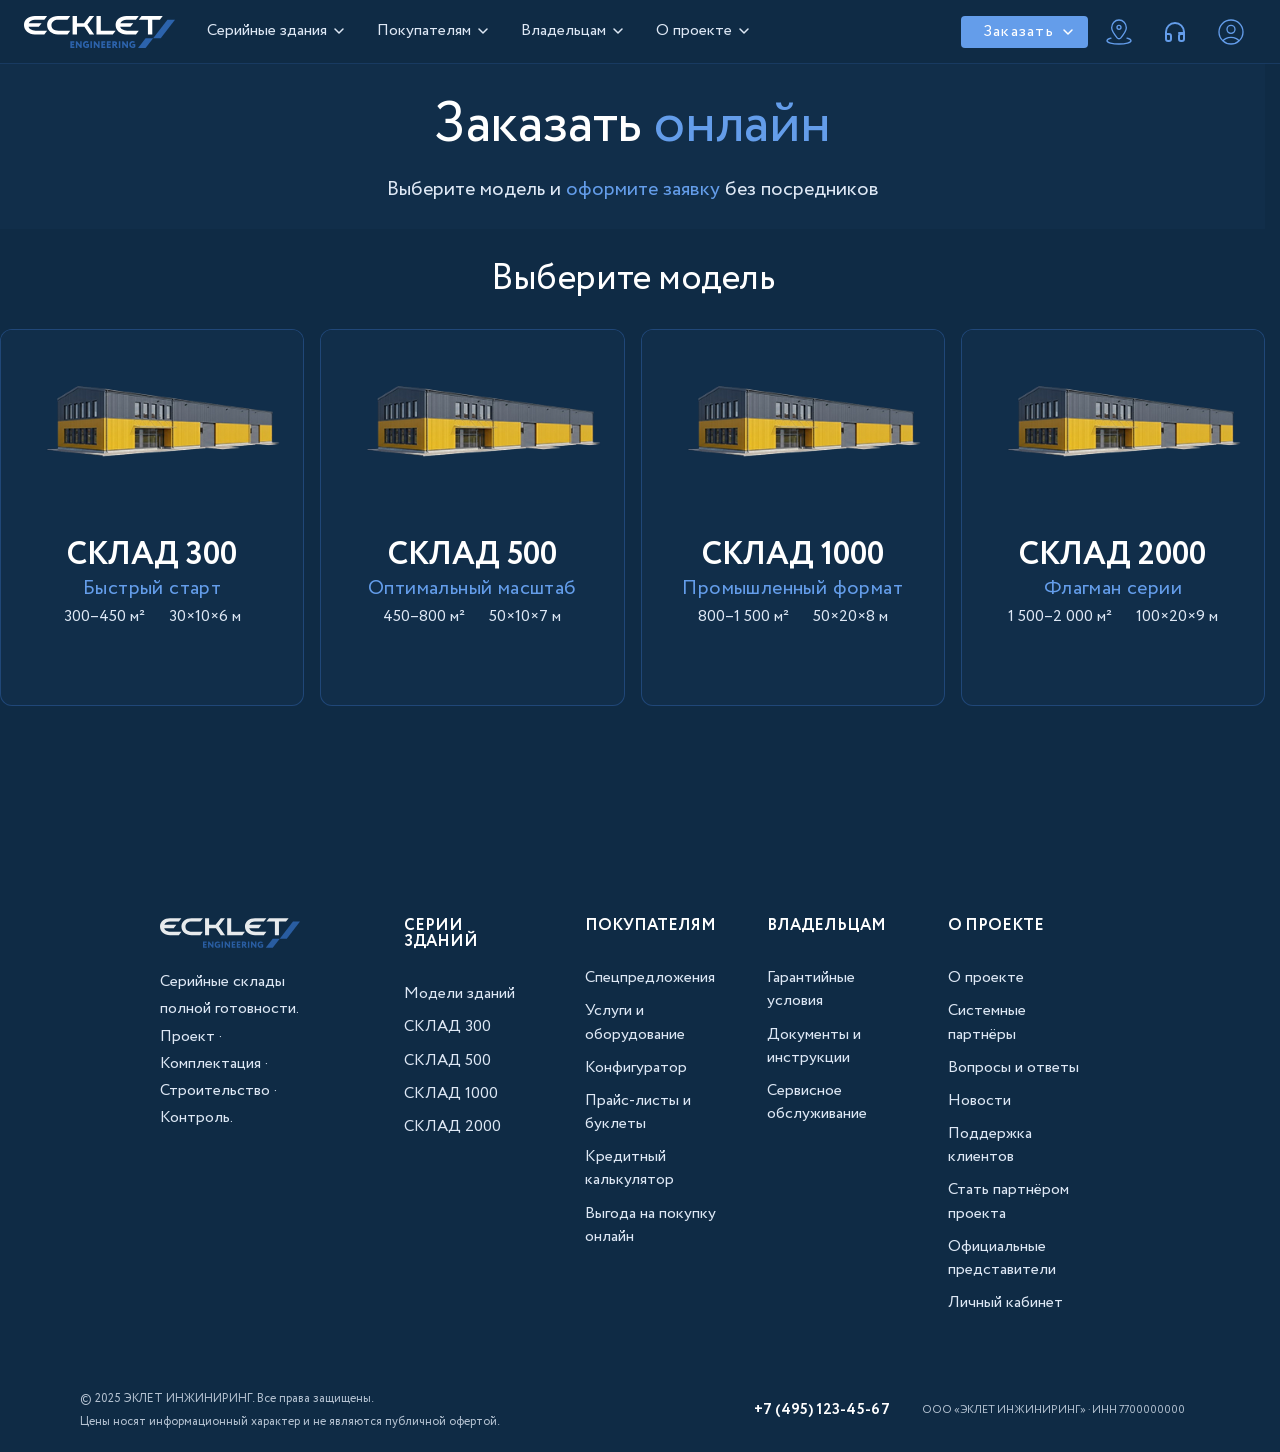
<file: order.html>
<!DOCTYPE html>
<html lang="ru">

<head>
  <meta charset="UTF-8">
  <meta name="viewport" content="width=device-width, initial-scale=1.0">
  <title>Заказать онлайн — ЭКЛЕТ ИНЖИНИРИНГ</title>

  <link rel="stylesheet" href="styles/styles.css">
</head>

<body>

  <!-- NAV -->
  <nav class="header-nav header-nav-shad">
    <a class="nav-logo" href="index.html">
      <svg width="151" height="32" viewBox="0 0 151 32" fill="none" xmlns="http://www.w3.org/2000/svg">
        <path fill-rule="evenodd" clip-rule="evenodd" d="M33.9442 3.66504H43.4512L46.2546 0.0148926H33.9442C27.6976 0.0148926 23.127 3.64983 23.127 9.03379C23.127 14.4178 27.6976 18.4025 33.9442 18.4025H43.4512L46.2546 14.7676H36.3667C31.4303 14.7676 27.4386 13.5356 27.4386 9.2163C27.4539 5.59657 30.6381 3.66504 33.9442 3.66504Z" fill="white"/>
        <path fill-rule="evenodd" clip-rule="evenodd" d="M10.8173 3.66535H20.3243L23.1276 0H10.8173C4.57067 0 0 3.63493 0 9.0189C0 14.4029 4.57067 18.3876 10.8173 18.3876H20.3243L23.1276 14.7527H13.2397C8.98899 14.7527 5.4391 13.8249 4.5402 10.8135H14.809L17.6123 7.16341H4.70779C5.6524 4.88207 8.19674 3.68056 10.8173 3.66535Z" fill="white"/>
        <path fill-rule="evenodd" clip-rule="evenodd" d="M76.8035 0.0148926H72.4766V18.4177H88.7786L91.6125 14.7828H76.8035V0.0148926Z" fill="white"/>
        <path fill-rule="evenodd" clip-rule="evenodd" d="M117.574 0.0148926L114.725 3.66504H123.927V18.4177H128.284V3.66504H135.887L138.721 0.0148926H117.574Z" fill="white"/>
        <path fill-rule="evenodd" clip-rule="evenodd" d="M70.1294 0.0148926H65.4978L59.9978 7.1783H52.9589V0.0148926H48.6016V18.4177H52.9589V10.8284H60.3787L65.5588 18.4025H70.1751L63.4258 8.74482C63.4106 8.76003 70.1294 0.0148926 70.1294 0.0148926Z" fill="white"/>
        <path fill-rule="evenodd" clip-rule="evenodd" d="M102.444 3.66535H111.951L114.755 0H102.444C96.1976 0 91.627 3.63493 91.627 9.0189C91.627 14.4029 96.1976 18.3876 102.444 18.3876H111.951L114.755 14.7527H104.867C100.616 14.7527 97.0661 13.8249 96.1672 10.8135H106.436L109.239 7.16341H96.3348C97.2794 4.88207 99.8237 3.66535 102.444 3.66535Z" fill="white"/>
        <path fill-rule="evenodd" clip-rule="evenodd" d="M129.152 22.2052L143.443 3.66553H151L136.709 22.2052H129.152Z" fill="#2C63AC"/>
        <path fill-rule="evenodd" clip-rule="evenodd" d="M114.039 31.9994L121.596 22.2048H129.153L121.596 31.9994H114.039Z" fill="#2C63AC"/>
        <path d="M46.3613 31.8783V25.2168H50.3226V26.6465H47.8849V27.8175H50.0331V29.2472H47.8849V30.4639H50.414V31.8935H46.3613V31.8783ZM57.6814 31.8783H56.4625L53.2935 27.8784V31.8783H51.8614V25.2168H53.0802L56.2492 29.232V25.2168H57.6814V31.8783ZM62.1454 29.5057V28.0761H64.9944V31.057C64.6695 31.3675 64.2791 31.6014 63.8518 31.7414C63.4177 31.9036 62.9592 31.9911 62.4958 32C61.3684 32 60.4847 31.6958 59.8601 31.0723C59.2354 30.4487 58.9154 29.6122 58.9154 28.5628C58.9154 27.5742 59.2202 26.7529 59.8448 26.0989C60.4695 25.4449 61.277 25.1104 62.313 25.1104C63.1814 25.1104 63.9127 25.3385 64.5069 25.81L63.867 27.0419C63.6973 26.8828 63.4944 26.7633 63.2728 26.6921C63.0235 26.6025 62.7607 26.5562 62.4958 26.5552C62.2393 26.5422 61.9828 26.5814 61.7419 26.6703C61.5009 26.7592 61.2806 26.8959 61.0941 27.0723C60.7285 27.4221 60.5609 27.924 60.5609 28.578C60.5478 28.8469 60.5883 29.1156 60.6798 29.3688C60.7713 29.622 60.9121 29.8546 61.0941 30.0533C61.2827 30.2374 61.507 30.381 61.7534 30.4752C61.9997 30.5694 62.2627 30.6121 62.5263 30.6008C62.7341 30.6012 62.9404 30.5652 63.1357 30.4943C63.2965 30.4479 63.4466 30.3704 63.5775 30.2662V29.5361L62.1454 29.5057ZM66.4266 31.8783V25.2168H67.9501V31.8935H66.4266V31.8783ZM75.5984 31.8783H74.3796L71.2106 27.8784V31.8783H69.7784V25.2168H70.9973L74.1663 29.232V25.2168H75.5984V31.8783ZM77.32 31.8783V25.2168H81.2813V26.6465H78.8436V27.8175H80.9918V29.2472H78.8436V30.4639H81.3727V31.8935H77.32V31.8783ZM82.8048 31.8783V25.2168H86.7661V26.6465H84.3284V27.8175H86.4766V29.2472H84.3436V30.4639H86.8727V31.8935H82.8048V31.8783ZM89.8284 31.8783H88.3049V25.2168C88.442 25.2168 88.8534 25.2168 89.5085 25.2016C90.1636 25.1864 90.5293 25.1864 90.575 25.1864C91.4434 25.1864 92.0681 25.3841 92.4642 25.7643C92.8603 26.1446 93.0584 26.6617 93.0584 27.3309C93.0584 28.2434 92.6775 28.8822 91.931 29.2624L93.8811 31.8935H92.0224L90.3922 29.5514H89.8284V31.8783ZM90.4988 26.6312C90.4683 26.6312 90.255 26.6312 89.8284 26.6465V28.1217H90.3769C91.0778 28.1217 91.4129 27.8632 91.4129 27.3461C91.4282 26.8594 91.1082 26.6312 90.4988 26.6312ZM94.8257 31.8783V25.2168H96.3493V31.8935H94.8257V31.8783ZM103.982 31.8783H102.763L99.5945 27.8784V31.8783H98.1623V25.2168H99.3812L102.55 29.232V25.2168H103.982V31.8783ZM108.462 29.5057V28.0761H111.311V31.057C110.986 31.3675 110.595 31.6014 110.168 31.7414C109.734 31.9036 109.275 31.9911 108.812 32C107.685 32 106.801 31.6958 106.176 31.0723C105.552 30.4487 105.232 29.6122 105.232 28.5628C105.232 27.5742 105.536 26.7529 106.161 26.0989C106.786 25.4449 107.593 25.1104 108.629 25.1104C109.498 25.1104 110.229 25.3385 110.823 25.81L110.183 27.0419C110.014 26.8828 109.811 26.7633 109.589 26.6921C109.34 26.6025 109.077 26.5562 108.812 26.5552C108.555 26.5422 108.299 26.5814 108.058 26.6703C107.817 26.7592 107.597 26.8959 107.41 27.0723C107.045 27.4221 106.877 27.924 106.877 28.578C106.864 28.8469 106.904 29.1156 106.996 29.3688C107.087 29.622 107.228 29.8546 107.41 30.0533C107.599 30.2374 107.823 30.381 108.07 30.4752C108.316 30.5694 108.579 30.6121 108.842 30.6008C109.05 30.6012 109.257 30.5652 109.452 30.4943C109.613 30.4479 109.763 30.3704 109.894 30.2662V29.5361L108.462 29.5057Z" fill="#2C63AC"/>
      </svg>
    </a>

    <ul class="nav-links">
      <li class="nav-item--has-dropdown">
        <button type="button" class="nav-dd-trigger" aria-expanded="false" aria-haspopup="true">
          Серийные здания
          <svg class="nav-chevron" width="12" height="12" viewBox="0 0 12 12" fill="none" xmlns="http://www.w3.org/2000/svg">
            <path d="M2 4L6 8L10 4" stroke="currentColor" stroke-width="1.5" stroke-linecap="round" stroke-linejoin="round"/>
          </svg>
        </button>
        <div class="nav-dropdown" role="menu">
          <div class="nav-dropdown__inner">
            <a href="sclad.html?model=0" class="nav-dd-card" role="menuitem">
              <div class="nav-dd-card__img"><img src="images/models-1.png" alt="СКЛАД 300"></div>
              <div class="nav-dd-card__body">
                <div class="nav-dd-card__tag">300 м²</div>
                <div class="nav-dd-card__name">СКЛАД 300</div>
                <div class="nav-dd-card__price">от <strong>24 900 000 ₽</strong></div>
                <span class="nav-dd-card__cta">Подробнее →</span>
              </div>
            </a>
            <a href="sclad.html?model=1" class="nav-dd-card" role="menuitem">
              <div class="nav-dd-card__img"><img src="images/models-1.png" alt="СКЛАД 500"></div>
              <div class="nav-dd-card__body">
                <div class="nav-dd-card__tag">500 м²</div>
                <div class="nav-dd-card__name">СКЛАД 500</div>
                <div class="nav-dd-card__price">от <strong>42 500 000 ₽</strong></div>
                <span class="nav-dd-card__cta">Подробнее →</span>
              </div>
            </a>
            <a href="sclad.html?model=2" class="nav-dd-card" role="menuitem">
              <div class="nav-dd-card__img"><img src="images/models-1.png" alt="СКЛАД 1000"></div>
              <div class="nav-dd-card__body">
                <div class="nav-dd-card__tag">1 000 м²</div>
                <div class="nav-dd-card__name">СКЛАД 1000</div>
                <div class="nav-dd-card__price">от <strong>79 000 000 ₽</strong></div>
                <span class="nav-dd-card__cta">Подробнее →</span>
              </div>
            </a>
            <a href="sclad.html?model=3" class="nav-dd-card" role="menuitem">
              <div class="nav-dd-card__img"><img src="images/models-1.png" alt="СКЛАД 2000"></div>
              <div class="nav-dd-card__body">
                <div class="nav-dd-card__tag">2 000 м²</div>
                <div class="nav-dd-card__name">СКЛАД 2000</div>
                <div class="nav-dd-card__price">от <strong>148 000 000 ₽</strong></div>
                <span class="nav-dd-card__cta">Подробнее →</span>
              </div>
            </a>
            <a href="catalog.html" class="nav-dd-all" role="menuitem">
              <svg width="20" height="20" viewBox="0 0 24 24" fill="none" xmlns="http://www.w3.org/2000/svg">
                <path d="M4 6h16M4 12h16M4 18h7" stroke="currentColor" stroke-width="1.5" stroke-linecap="round"/>
                <path d="M15 16l4 4m0 0l4-4m-4 4V12" stroke="currentColor" stroke-width="1.5" stroke-linecap="round" stroke-linejoin="round"/>
              </svg>
              Смотреть<br>все модели
            </a>
          </div>
          <div class="nav-dd-footer">
            <a href="configurator.html" class="nav-dd-footer__item">
              <svg width="20" height="20" viewBox="0 0 24 24" fill="none" stroke="currentColor" stroke-width="1.5" stroke-linecap="round" stroke-linejoin="round">
                <circle cx="12" cy="12" r="3"/><path d="M19.07 4.93a10 10 0 0 1 0 14.14M4.93 4.93a10 10 0 0 0 0 14.14"/>
                <path d="M15.54 8.46a5 5 0 0 1 0 7.07M8.46 8.46a5 5 0 0 0 0 7.07"/>
              </svg>
              <span>Конфигуратор зданий</span>
            </a>
            <a href="order.html" class="nav-dd-footer__item">
              <svg width="20" height="20" viewBox="0 0 24 24" fill="none" stroke="currentColor" stroke-width="1.5" stroke-linecap="round" stroke-linejoin="round">
                <rect x="1" y="4" width="22" height="16" rx="2" ry="2"/><line x1="1" y1="10" x2="23" y2="10"/>
              </svg>
              <span>Заказать онлайн</span>
            </a>
            <a href="offer.html" class="nav-dd-footer__item">
              <svg width="20" height="20" viewBox="0 0 24 24" fill="none" stroke="currentColor" stroke-width="1.5" stroke-linecap="round" stroke-linejoin="round">
                <path d="M22 16.92v3a2 2 0 0 1-2.18 2 19.79 19.79 0 0 1-8.63-3.07A19.5 19.5 0 0 1 4.69 12 19.79 19.79 0 0 1 1.61 3.41 2 2 0 0 1 3.6 1h3a2 2 0 0 1 2 1.72c.13.96.36 1.9.7 2.81a2 2 0 0 1-.45 2.11L7.91 8.59a16 16 0 0 0 6.06 6.06l.95-.95a2 2 0 0 1 2.11-.45c.91.34 1.85.57 2.81.7A2 2 0 0 1 22 16.92z"/>
              </svg>
              <span>Заказать звонок</span>
            </a>
            <a href="complete.html" class="nav-dd-footer__item">
              <svg width="20" height="20" viewBox="0 0 24 24" fill="none" stroke="currentColor" stroke-width="1.5" stroke-linecap="round" stroke-linejoin="round">
                <polyline points="9 11 12 14 22 4"/><path d="M21 12v7a2 2 0 0 1-2 2H5a2 2 0 0 1-2-2V5a2 2 0 0 1 2-2h11"/>
              </svg>
              <span>Комплектации</span>
            </a>
            <a href="project.html" class="nav-dd-footer__item">
              <svg width="20" height="20" viewBox="0 0 24 24" fill="none" stroke="currentColor" stroke-width="1.5" stroke-linecap="round" stroke-linejoin="round">
                <path d="M21 10c0 7-9 13-9 13s-9-6-9-13a9 9 0 0 1 18 0z"/><circle cx="12" cy="10" r="3"/>
              </svg>
              <span>Выбрать локацию</span>
            </a>
          </div>
        </div>
      </li>

      <li class="nav-item--has-dropdown">
        <button type="button" class="nav-dd-trigger" aria-expanded="false" aria-haspopup="true">
          Покупателям
          <svg class="nav-chevron" width="12" height="12" viewBox="0 0 12 12" fill="none" xmlns="http://www.w3.org/2000/svg">
            <path d="M2 4L6 8L10 4" stroke="currentColor" stroke-width="1.5" stroke-linecap="round" stroke-linejoin="round"/>
          </svg>
        </button>
        <div class="nav-dropdown" role="menu">
          <div class="nav-dd-cols">
            <div class="nav-dd-col">
              <div class="nav-dd-col__title">Выбор здания</div>
              <ul class="nav-dd-col__list">
                <li><a href="catalog.html" class="nav-dd-col__link">Каталог серийных складов</a></li>
                <li><a href="configurator.html" class="nav-dd-col__link">Конфигуратор</a></li>
                <li><a href="specs.html" class="nav-dd-col__link">Технические характеристики</a></li>
                <li><a href="complete.html" class="nav-dd-col__link">Комплектации</a></li>
                <li><a href="offer.html" class="nav-dd-col__link">Спецпредложения</a></li>
              </ul>
            </div>
            <div class="nav-dd-col">
              <div class="nav-dd-col__title">Покупка</div>
              <ul class="nav-dd-col__list">
                <li><a href="buyers.html" class="nav-dd-col__link">Условия приобретения</a></li>
                <li><a href="complete.html" class="nav-dd-col__link">Комплектации и опции</a></li>
                <li><a href="order.html" class="nav-dd-col__link">Заказать онлайн</a></li>
                <li><a href="project.html" class="nav-dd-col__link">Выбрать локацию</a></li>
                <li><a href="buyers.html" class="nav-dd-col__link">Корпоративным клиентам</a></li>
              </ul>
            </div>
            <div class="nav-dd-col">
              <div class="nav-dd-col__title">Финансирование</div>
              <ul class="nav-dd-col__list">
                <li><a href="buyers.html" class="nav-dd-col__link">Проектное финансирование</a></li>
                <li><a href="buyers.html" class="nav-dd-col__link">Лизинг</a></li>
                <li><a href="buyers.html" class="nav-dd-col__link">Рассрочка платежа</a></li>
                <li><a href="buyers.html" class="nav-dd-col__link">Калькулятор стоимости</a></li>
              </ul>
            </div>
            <div class="nav-dd-col">
              <div class="nav-dd-col__title">Сервис</div>
              <ul class="nav-dd-col__list">
                <li><a href="buyers.html" class="nav-dd-col__link">Сервисный контракт</a></li>
                <li><a href="buyers.html" class="nav-dd-col__link">Гарантийные условия</a></li>
                <li><a href="equipment.html" class="nav-dd-col__link">Услуги и оборудование</a></li>
                <li><a href="buyers.html" class="nav-dd-col__link">Документация</a></li>
              </ul>
            </div>
          </div>
          <div class="nav-dd-footer nav-dd-footer--3">
            <a href="configurator.html" class="nav-dd-footer__item">
              <svg width="20" height="20" viewBox="0 0 24 24" fill="none" stroke="currentColor" stroke-width="1.5" stroke-linecap="round" stroke-linejoin="round">
                <circle cx="12" cy="12" r="3"/><path d="M19.07 4.93a10 10 0 0 1 0 14.14M4.93 4.93a10 10 0 0 0 0 14.14"/>
                <path d="M15.54 8.46a5 5 0 0 1 0 7.07M8.46 8.46a5 5 0 0 0 0 7.07"/>
              </svg>
              <span>Конфигуратор зданий</span>
            </a>
            <a href="buyers.html" class="nav-dd-footer__item">
              <svg width="20" height="20" viewBox="0 0 24 24" fill="none" stroke="currentColor" stroke-width="1.5" stroke-linecap="round" stroke-linejoin="round">
                <rect x="2" y="3" width="20" height="14" rx="2"/><path d="M8 21h8M12 17v4"/>
              </svg>
              <span>Рассчитать стоимость</span>
            </a>
            <a href="offer.html" class="nav-dd-footer__item">
              <svg width="20" height="20" viewBox="0 0 24 24" fill="none" stroke="currentColor" stroke-width="1.5" stroke-linecap="round" stroke-linejoin="round">
                <path d="M22 16.92v3a2 2 0 0 1-2.18 2 19.79 19.79 0 0 1-8.63-3.07A19.5 19.5 0 0 1 4.69 12 19.79 19.79 0 0 1 1.61 3.41 2 2 0 0 1 3.6 1h3a2 2 0 0 1 2 1.72c.13.96.36 1.9.7 2.81a2 2 0 0 1-.45 2.11L7.91 8.59a16 16 0 0 0 6.06 6.06l.95-.95a2 2 0 0 1 2.11-.45c.91.34 1.85.57 2.81.7A2 2 0 0 1 22 16.92z"/>
              </svg>
              <span>Заказать звонок</span>
            </a>
          </div>
        </div>
      </li>

      <li class="nav-item--has-dropdown">
        <button type="button" class="nav-dd-trigger" aria-expanded="false" aria-haspopup="true">
          Владельцам
          <svg class="nav-chevron" width="12" height="12" viewBox="0 0 12 12" fill="none" xmlns="http://www.w3.org/2000/svg">
            <path d="M2 4L6 8L10 4" stroke="currentColor" stroke-width="1.5" stroke-linecap="round" stroke-linejoin="round"/>
          </svg>
        </button>
        <div class="nav-dropdown" role="menu">
          <div class="nav-dd-cols">
            <div class="nav-dd-col">
              <div class="nav-dd-col__title">Гарантия и поддержка</div>
              <ul class="nav-dd-col__list">
                <li><a href="owners.html" class="nav-dd-col__link">Гарантийные обязательства</a></li>
                <li><a href="owners.html" class="nav-dd-col__link">Регламент обслуживания</a></li>
                <li><a href="owners.html" class="nav-dd-col__link">Руководство пользователя</a></li>
                <li><a href="owners.html" class="nav-dd-col__link">Поддержка клиентов</a></li>
              </ul>
            </div>
            <div class="nav-dd-col">
              <div class="nav-dd-col__title">Сервисные услуги</div>
              <ul class="nav-dd-col__list">
                <li><a href="owners.html" class="nav-dd-col__link">Подать заявку на сервис</a></li>
                <li><a href="buyers.html" class="nav-dd-col__link">Сервисный контракт</a></li>
                <li><a href="owners.html" class="nav-dd-col__link">Плановый ремонт</a></li>
                <li><a href="owners.html" class="nav-dd-col__link">Аварийная поддержка</a></li>
                <li><a href="equipment.html" class="nav-dd-col__link">Услуги и оборудование</a></li>
              </ul>
            </div>
            <div class="nav-dd-col">
              <div class="nav-dd-col__title">Документация</div>
              <ul class="nav-dd-col__list">
                <li><a href="owners.html" class="nav-dd-col__link">Техническая документация</a></li>
                <li><a href="owners.html" class="nav-dd-col__link">Паспорт здания</a></li>
                <li><a href="owners.html" class="nav-dd-col__link">Исполнительная документация</a></li>
                <li><a href="owners.html" class="nav-dd-col__link">Схемы и чертежи</a></li>
              </ul>
            </div>
            <div class="nav-dd-col">
              <div class="nav-dd-col__title">Цифровые сервисы</div>
              <ul class="nav-dd-col__list">
                <li><a href="owners.html" class="nav-dd-col__link">Личный кабинет</a></li>
                <li><a href="owners.html" class="nav-dd-col__link">Мобильное приложение</a></li>
                <li><a href="owners.html" class="nav-dd-col__link">Управление объектом</a></li>
                <li><a href="owners.html" class="nav-dd-col__link">Сообщество владельцев</a></li>
              </ul>
            </div>
          </div>
          <div class="nav-dd-footer nav-dd-footer--3">
            <a href="owners.html" class="nav-dd-footer__item">
              <svg width="20" height="20" viewBox="0 0 24 24" fill="none" stroke="currentColor" stroke-width="1.5" stroke-linecap="round" stroke-linejoin="round">
                <path d="M14.7 6.3a1 1 0 0 0 0 1.4l1.6 1.6a1 1 0 0 0 1.4 0l3.77-3.77a6 6 0 0 1-7.94 7.94l-6.91 6.91a2.12 2.12 0 0 1-3-3l6.91-6.91a6 6 0 0 1 7.94-7.94l-3.76 3.76z"/>
              </svg>
              <span>Подать заявку на сервис</span>
            </a>
            <a href="owners.html" class="nav-dd-footer__item">
              <svg width="20" height="20" viewBox="0 0 24 24" fill="none" stroke="currentColor" stroke-width="1.5" stroke-linecap="round" stroke-linejoin="round">
                <path d="M14 2H6a2 2 0 0 0-2 2v16a2 2 0 0 0 2 2h12a2 2 0 0 0 2-2V8z"/>
                <polyline points="14 2 14 8 20 8"/><line x1="16" y1="13" x2="8" y2="13"/>
                <line x1="16" y1="17" x2="8" y2="17"/><polyline points="10 9 9 9 8 9"/>
              </svg>
              <span>Документация</span>
            </a>
            <a href="owners.html" class="nav-dd-footer__item">
              <svg width="20" height="20" viewBox="0 0 24 24" fill="none" stroke="currentColor" stroke-width="1.5" stroke-linecap="round" stroke-linejoin="round">
                <path d="M20 21v-2a4 4 0 0 0-4-4H8a4 4 0 0 0-4 4v2"/><circle cx="12" cy="7" r="4"/>
              </svg>
              <span>Личный кабинет</span>
            </a>
          </div>
        </div>
      </li>

      <li class="nav-item--has-dropdown">
        <button type="button" class="nav-dd-trigger" aria-expanded="false" aria-haspopup="true">
          О проекте
          <svg class="nav-chevron" width="12" height="12" viewBox="0 0 12 12" fill="none" xmlns="http://www.w3.org/2000/svg">
            <path d="M2 4L6 8L10 4" stroke="currentColor" stroke-width="1.5" stroke-linecap="round" stroke-linejoin="round"/>
          </svg>
        </button>
        <div class="nav-dropdown" role="menu">
          <div class="nav-dd-cols">
            <div class="nav-dd-col">
              <div class="nav-dd-col__title">О компании</div>
              <ul class="nav-dd-col__list">
                <li><a href="project.html" class="nav-dd-col__link">О проекте</a></li>
                <li><a href="project.html" class="nav-dd-col__link">Системные партнеры</a></li>
                <li><a href="project.html" class="nav-dd-col__link">Вопросы и ответы</a></li>
                <li><a href="project.html" class="nav-dd-col__link">Новости</a></li>
                <li><a href="project.html" class="nav-dd-col__link">Поддержка клиентов</a></li>
                <li><a href="project.html" class="nav-dd-col__link">Стать партнёром проекта</a></li>
              </ul>
            </div>
            <div class="nav-dd-col">
              <div class="nav-dd-col__title">Производство</div>
              <ul class="nav-dd-col__list">
                <li><a href="project.html" class="nav-dd-col__link">Технологии строительства</a></li>
                <li><a href="project.html" class="nav-dd-col__link">Контроль качества</a></li>
                <li><a href="project.html" class="nav-dd-col__link">Сертификаты и лицензии</a></li>
                <li><a href="project.html" class="nav-dd-col__link">Реализованные объекты</a></li>
                <li><a href="project.html" class="nav-dd-col__link">Стать партнёром</a></li>
              </ul>
            </div>
            <div class="nav-dd-col">
              <div class="nav-dd-col__title">Юридическая информация</div>
              <ul class="nav-dd-col__list">
                <li><a href="project.html" class="nav-dd-col__link">Пользовательское соглашение</a></li>
                <li><a href="project.html" class="nav-dd-col__link">Согласие на обработку ПД</a></li>
                <li><a href="project.html" class="nav-dd-col__link">Согласие на предоставление ПД третьим лицам</a></li>
                <li><a href="project.html" class="nav-dd-col__link">Правила дистанционной продажи</a></li>
                <li><a href="project.html" class="nav-dd-col__link">Политика конфиденциальности</a></li>
              </ul>
            </div>
            <div class="nav-dd-col">
              <div class="nav-dd-col__title">Контакты</div>
              <ul class="nav-dd-col__list">
                <li><a href="project.html" class="nav-dd-col__link">Головной офис</a></li>
                <li><a href="project.html" class="nav-dd-col__link">Региональные представительства</a></li>
                <li><a href="project.html" class="nav-dd-col__link">Отдел продаж</a></li>
                <li><a href="project.html" class="nav-dd-col__link">Пресс-служба</a></li>
              </ul>
            </div>
          </div>
          <div class="nav-dd-footer nav-dd-footer--3">
            <a href="project.html" class="nav-dd-footer__item">
              <svg width="20" height="20" viewBox="0 0 24 24" fill="none" stroke="currentColor" stroke-width="1.5" stroke-linecap="round" stroke-linejoin="round">
                <circle cx="12" cy="12" r="10"/><line x1="12" y1="8" x2="12" y2="12"/>
                <line x1="12" y1="16" x2="12.01" y2="16"/>
              </svg>
              <span>О компании</span>
            </a>
            <a href="project.html" class="nav-dd-footer__item">
              <svg width="20" height="20" viewBox="0 0 24 24" fill="none" stroke="currentColor" stroke-width="1.5" stroke-linecap="round" stroke-linejoin="round">
                <polygon points="12 2 15.09 8.26 22 9.27 17 14.14 18.18 21.02 12 17.77 5.82 21.02 7 14.14 2 9.27 8.91 8.26 12 2"/>
              </svg>
              <span>Реализованные объекты</span>
            </a>
            <a href="project.html" class="nav-dd-footer__item">
              <svg width="20" height="20" viewBox="0 0 24 24" fill="none" stroke="currentColor" stroke-width="1.5" stroke-linecap="round" stroke-linejoin="round">
                <path d="M22 16.92v3a2 2 0 0 1-2.18 2 19.79 19.79 0 0 1-8.63-3.07A19.5 19.5 0 0 1 4.69 12 19.79 19.79 0 0 1 1.61 3.41 2 2 0 0 1 3.6 1h3a2 2 0 0 1 2 1.72c.13.96.36 1.9.7 2.81a2 2 0 0 1-.45 2.11L7.91 8.59a16 16 0 0 0 6.06 6.06l.95-.95a2 2 0 0 1 2.11-.45c.91.34 1.85.57 2.81.7A2 2 0 0 1 22 16.92z"/>
              </svg>
              <span>Связаться с нами</span>
            </a>
          </div>
        </div>
      </li>
    </ul>

    <div class="nav-right">
      <div class="nav-item--has-dropdown">
        <button type="button" class="cat-nav-cta nav-dd-trigger" aria-expanded="false" aria-haspopup="true">
          Заказать
          <svg class="nav-chevron" width="12" height="12" viewBox="0 0 12 12" fill="none" xmlns="http://www.w3.org/2000/svg">
            <path d="M2 4L6 8L10 4" stroke="currentColor" stroke-width="1.5" stroke-linecap="round" stroke-linejoin="round"/>
          </svg>
        </button>
        <div class="nav-dropdown" role="menu">
          <div class="nav-dd-order">
            <a href="order.html" class="nav-dd-order__card" role="menuitem">
              <svg width="32" height="32" viewBox="0 0 24 24" fill="none" stroke="currentColor" stroke-width="1.5" stroke-linecap="round" stroke-linejoin="round">
                <rect x="2" y="3" width="20" height="14" rx="2" ry="2"/>
                <line x1="8" y1="21" x2="16" y2="21"/><line x1="12" y1="17" x2="12" y2="21"/>
              </svg>
              <span class="nav-dd-order__title">Заказать онлайн</span>
              <span class="nav-dd-order__sub">Оформите заявку за 5 минут на сайте</span>
            </a>
            <a href="procedure.html" class="nav-dd-order__card" role="menuitem">
              <svg width="32" height="32" viewBox="0 0 24 24" fill="none" stroke="currentColor" stroke-width="1.5" stroke-linecap="round" stroke-linejoin="round">
                <path d="M14 2H6a2 2 0 0 0-2 2v16a2 2 0 0 0 2 2h12a2 2 0 0 0 2-2V8z"/>
                <polyline points="14 2 14 8 20 8"/><line x1="16" y1="13" x2="8" y2="13"/>
                <line x1="16" y1="17" x2="8" y2="17"/><polyline points="10 9 9 9 8 9"/>
              </svg>
              <span class="nav-dd-order__title">Порядок приобретения</span>
              <span class="nav-dd-order__sub">Условия, этапы сделки и документы</span>
            </a>
            <button type="button" class="nav-dd-order__card" onclick="openModal()" role="menuitem">
              <svg width="32" height="32" viewBox="0 0 24 24" fill="none" stroke="currentColor" stroke-width="1.5" stroke-linecap="round" stroke-linejoin="round">
                <path d="M22 16.92v3a2 2 0 0 1-2.18 2 19.79 19.79 0 0 1-8.63-3.07A19.5 19.5 0 0 1 4.69 12 19.79 19.79 0 0 1 1.61 3.41 2 2 0 0 1 3.6 1h3a2 2 0 0 1 2 1.72c.13.96.36 1.9.7 2.81a2 2 0 0 1-.45 2.11L7.91 8.59a16 16 0 0 0 6.06 6.06l.95-.95a2 2 0 0 1 2.11-.45c.91.34 1.85.57 2.81.7A2 2 0 0 1 22 16.92z"/>
              </svg>
              <span class="nav-dd-order__title">Заказать звонок</span>
              <span class="nav-dd-order__sub">Перезвоним в течение часа</span>
            </button>
          </div>
        </div>
      </div>
      <a href="/" class="sales-territory">
        <svg width="32" height="32" viewBox="0 0 32 32" fill="none" xmlns="http://www.w3.org/2000/svg">
          <path d="M8 22.1821C5.545 22.7924 4 23.6794 4 24.6667C4 26.5076 9.37258 28 16 28C22.6274 28 28 26.5076 28 24.6667C28 23.6794 26.455 22.7924 24 22.1821M23.3333 11.7778C23.3333 14.6525 20.0489 19.1536 17.8761 21.8167C16.8935 23.021 15.1065 23.021 14.1239 21.8167C11.9511 19.1536 8.66667 14.6525 8.66667 11.7778C8.66667 7.48223 11.9499 4 16 4C20.0501 4 23.3333 7.48223 23.3333 11.7778ZM18 11.3333C18 12.4379 17.1046 13.3333 16 13.3333C14.8954 13.3333 14 12.4379 14 11.3333C14 10.2288 14.8954 9.33333 16 9.33333C17.1046 9.33333 18 10.2288 18 11.3333Z" stroke="#649DEA" stroke-width="1.33333" stroke-linecap="round" stroke-linejoin="round"/>
        </svg>
      </a>
      <button type="button" class="support-float-btn" aria-label="Открыть поддержку">
        <svg viewBox="0 0 24 24" width="24" height="24" fill="none" stroke="currentColor" stroke-width="2" stroke-linecap="round" stroke-linejoin="round">
          <path d="M3 18v-6a9 9 0 0 1 18 0v6"></path>
          <path d="M21 19a2 2 0 0 1-2 2h-1a2 2 0 0 1-2-2v-3a2 2 0 0 1 2-2h3zM3 19a2 2 0 0 0 2 2h1a2 2 0 0 0 2-2v-3a2 2 0 0 0-2-2H3z"></path>
          <path d="M20 13h-4"></path>
        </svg>
      </button>
      <a href="/" class="lk-button" aria-label="Личный кабинет">
        <svg width="32" height="32" viewBox="0 0 32 32" fill="none" xmlns="http://www.w3.org/2000/svg">
          <path d="M23.9379 24.9996C23.4453 23.6843 20.0792 21.3333 16 21.3333C11.9208 21.3333 8.55471 23.6843 8.06205 24.9996M8.06205 24.9996C10.1775 26.8669 12.9564 28 16 28C19.0436 28 21.8225 26.8669 23.9379 24.9996C26.4289 22.8008 28 19.5838 28 16C28 9.37258 22.6274 4 16 4C9.37258 4 4 9.37258 4 16C4 19.5839 5.57106 22.8008 8.06205 24.9996ZM20 13.3333C20 15.5425 18.2091 17.3333 16 17.3333C13.7909 17.3333 12 15.5425 12 13.3333C12 11.1242 13.7909 9.33333 16 9.33333C18.2091 9.33333 20 11.1242 20 13.3333Z" stroke-width="1.33333"/>
        </svg>
      </a>
    </div>
  </nav>
  <div class="nav-dd-overlay" aria-hidden="true"></div>

  <div id="page-content">

    <!-- ══ HERO ══ -->
    <section class="order-hero">
      <h1 class="order-hero__title section-title--center">Заказать <span>онлайн</span></h1>
      <p class="order-hero__sub">Выберите модель и <span>оформите заявку</span> без посредников</p>
    </section>

    <!-- ══ ВЫБОР МОДЕЛИ ══ -->
    <section class="order-models">
      <h2 class="order-models__heading">Выберите модель</h2>

      <div class="order-models__grid">

        <!-- СКЛАД 300 -->
        <a href="order-config.html?model=0" class="order-model-card">
          <div class="order-model-card__img">
            <img src="images/models-1.png" alt="СКЛАД 300">
          </div>
          <div class="order-model-card__body">
            <div class="order-model-card__name">СКЛАД 300</div>
            <div class="order-model-card__tagline">Быстрый старт</div>
            <div class="order-model-card__area">300–450 м²  &emsp; 30×10×6 м</div>
            <div class="order-model-card__arrow">
              Выбрать
              <svg width="16" height="16" viewBox="0 0 24 24" fill="none" stroke="currentColor" stroke-width="2" stroke-linecap="round" stroke-linejoin="round">
                <path d="M5 12h14M12 5l7 7-7 7"/>
              </svg>
            </div>
          </div>
        </a>

        <!-- СКЛАД 500 -->
        <a href="order-config.html?model=1" class="order-model-card">
          <div class="order-model-card__img">
            <img src="images/models-1.png" alt="СКЛАД 500">
          </div>
          <div class="order-model-card__body">
            <div class="order-model-card__name">СКЛАД 500</div>
            <div class="order-model-card__tagline">Оптимальный масштаб</div>
            <div class="order-model-card__area">450–800 м²   &emsp;  50×10×7 м</div>
            <div class="order-model-card__arrow">
              Выбрать
              <svg width="16" height="16" viewBox="0 0 24 24" fill="none" stroke="currentColor" stroke-width="2" stroke-linecap="round" stroke-linejoin="round">
                <path d="M5 12h14M12 5l7 7-7 7"/>
              </svg>
            </div>
          </div>
        </a>

        <!-- СКЛАД 1000 -->
        <a href="order-config.html?model=2" class="order-model-card">
          <div class="order-model-card__img">
            <img src="images/models-1.png" alt="СКЛАД 1000">
          </div>
          <div class="order-model-card__body">
            <div class="order-model-card__name">СКЛАД 1000</div>
            <div class="order-model-card__tagline">Промышленный формат</div>
            <div class="order-model-card__area">800–1 500 м²   &emsp;  50×20×8 м</div>
            <div class="order-model-card__arrow">
              Выбрать
              <svg width="16" height="16" viewBox="0 0 24 24" fill="none" stroke="currentColor" stroke-width="2" stroke-linecap="round" stroke-linejoin="round">
                <path d="M5 12h14M12 5l7 7-7 7"/>
              </svg>
            </div>
          </div>
        </a>

        <!-- СКЛАД 2000 -->
        <a href="order-config.html?model=3" class="order-model-card">
          <div class="order-model-card__img">
            <img src="images/models-1.png" alt="СКЛАД 2000">
          </div>
          <div class="order-model-card__body">
            <div class="order-model-card__name">СКЛАД 2000</div>
            <div class="order-model-card__tagline">Флагман серии</div>
            <div class="order-model-card__area">1 500–2 000 м²   &emsp;  100×20×9 м</div>
            <div class="order-model-card__arrow">
              Выбрать
              <svg width="16" height="16" viewBox="0 0 24 24" fill="none" stroke="currentColor" stroke-width="2" stroke-linecap="round" stroke-linejoin="round">
                <path d="M5 12h14M12 5l7 7-7 7"/>
              </svg>
            </div>
          </div>
        </a>

      </div>
    </section>

  

    <!-- ── FOOTER ── -->
     <footer class="site-footer">
      <div class="site-footer__top">

        <!-- Логотип + CTA -->
        <div class="site-footer__brand">
          <a href="index.html" class="site-footer__logo">
            <svg width="140" height="30" viewBox="0 0 151 32" fill="none" xmlns="http://www.w3.org/2000/svg">
              <path fill-rule="evenodd" clip-rule="evenodd" d="M33.9442 3.66504H43.4512L46.2546 0.0148926H33.9442C27.6976 0.0148926 23.127 3.64983 23.127 9.03379C23.127 14.4178 27.6976 18.4025 33.9442 18.4025H43.4512L46.2546 14.7676H36.3667C31.4303 14.7676 27.4386 13.5356 27.4386 9.2163C27.4539 5.59657 30.6381 3.66504 33.9442 3.66504Z" fill="white"/>
              <path fill-rule="evenodd" clip-rule="evenodd" d="M10.8173 3.66535H20.3243L23.1276 0H10.8173C4.57067 0 0 3.63493 0 9.0189C0 14.4029 4.57067 18.3876 10.8173 18.3876H20.3243L23.1276 14.7527H13.2397C8.98899 14.7527 5.4391 13.8249 4.5402 10.8135H14.809L17.6123 7.16341H4.70779C5.6524 4.88207 8.19674 3.68056 10.8173 3.66535Z" fill="white"/>
              <path fill-rule="evenodd" clip-rule="evenodd" d="M76.8035 0.0148926H72.4766V18.4177H88.7786L91.6125 14.7828H76.8035V0.0148926Z" fill="white"/>
              <path fill-rule="evenodd" clip-rule="evenodd" d="M117.574 0.0148926L114.725 3.66504H123.927V18.4177H128.284V3.66504H135.887L138.721 0.0148926H117.574Z" fill="white"/>
              <path fill-rule="evenodd" clip-rule="evenodd" d="M70.1294 0.0148926H65.4978L59.9978 7.1783H52.9589V0.0148926H48.6016V18.4177H52.9589V10.8284H60.3787L65.5588 18.4025H70.1751L63.4258 8.74482C63.4106 8.76003 70.1294 0.0148926 70.1294 0.0148926Z" fill="white"/>
              <path fill-rule="evenodd" clip-rule="evenodd" d="M102.444 3.66535H111.951L114.755 0H102.444C96.1976 0 91.627 3.63493 91.627 9.0189C91.627 14.4029 96.1976 18.3876 102.444 18.3876H111.951L114.755 14.7527H104.867C100.616 14.7527 97.0661 13.8249 96.1672 10.8135H106.436L109.239 7.16341H96.3348C97.2794 4.88207 99.8237 3.66535 102.444 3.66535Z" fill="white"/>
              <path fill-rule="evenodd" clip-rule="evenodd" d="M129.152 22.2052L143.443 3.66553H151L136.709 22.2052H129.152Z" fill="#2C63AC"/>
              <path fill-rule="evenodd" clip-rule="evenodd" d="M114.039 31.9994L121.596 22.2048H129.153L121.596 31.9994H114.039Z" fill="#2C63AC"/>
              <path d="M46.3613 31.8783V25.2168H50.3226V26.6465H47.8849V27.8175H50.0331V29.2472H47.8849V30.4639H50.414V31.8935H46.3613V31.8783ZM57.6814 31.8783H56.4625L53.2935 27.8784V31.8783H51.8614V25.2168H53.0802L56.2492 29.232V25.2168H57.6814V31.8783ZM62.1454 29.5057V28.0761H64.9944V31.057C64.6695 31.3675 64.2791 31.6014 63.8518 31.7414C63.4177 31.9036 62.9592 31.9911 62.4958 32C61.3684 32 60.4847 31.6958 59.8601 31.0723C59.2354 30.4487 58.9154 29.6122 58.9154 28.5628C58.9154 27.5742 59.2202 26.7529 59.8448 26.0989C60.4695 25.4449 61.277 25.1104 62.313 25.1104C63.1814 25.1104 63.9127 25.3385 64.5069 25.81L63.867 27.0419C63.6973 26.8828 63.4944 26.7633 63.2728 26.6921C63.0235 26.6025 62.7607 26.5562 62.4958 26.5552C62.2393 26.5422 61.9828 26.5814 61.7419 26.6703C61.5009 26.7592 61.2806 26.8959 61.0941 27.0723C60.7285 27.4221 60.5609 27.924 60.5609 28.578C60.5478 28.8469 60.5883 29.1156 60.6798 29.3688C60.7713 29.622 60.9121 29.8546 61.0941 30.0533C61.2827 30.2374 61.507 30.381 61.7534 30.4752C61.9997 30.5694 62.2627 30.6121 62.5263 30.6008C62.7341 30.6012 62.9404 30.5652 63.1357 30.4943C63.2965 30.4479 63.4466 30.3704 63.5775 30.2662V29.5361L62.1454 29.5057ZM66.4266 31.8783V25.2168H67.9501V31.8935H66.4266V31.8783ZM75.5984 31.8783H74.3796L71.2106 27.8784V31.8783H69.7784V25.2168H70.9973L74.1663 29.232V25.2168H75.5984V31.8783ZM77.32 31.8783V25.2168H81.2813V26.6465H78.8436V27.8175H80.9918V29.2472H78.8436V30.4639H81.3727V31.8935H77.32V31.8783ZM82.8048 31.8783V25.2168H86.7661V26.6465H84.3284V27.8175H86.4766V29.2472H84.3436V30.4639H86.8727V31.8935H82.8048V31.8783ZM89.8284 31.8783H88.3049V25.2168C88.442 25.2168 88.8534 25.2168 89.5085 25.2016C90.1636 25.1864 90.5293 25.1864 90.575 25.1864C91.4434 25.1864 92.0681 25.3841 92.4642 25.7643C92.8603 26.1446 93.0584 26.6617 93.0584 27.3309C93.0584 28.2434 92.6775 28.8822 91.931 29.2624L93.8811 31.8935H92.0224L90.3922 29.5514H89.8284V31.8783ZM90.4988 26.6312C90.4683 26.6312 90.255 26.6312 89.8284 26.6465V28.1217H90.3769C91.0778 28.1217 91.4129 27.8632 91.4129 27.3461C91.4282 26.8594 91.1082 26.6312 90.4988 26.6312ZM94.8257 31.8783V25.2168H96.3493V31.8935H94.8257V31.8783ZM103.982 31.8783H102.763L99.5945 27.8784V31.8783H98.1623V25.2168H99.3812L102.55 29.232V25.2168H103.982V31.8783ZM108.462 29.5057V28.0761H111.311V31.057C110.986 31.3675 110.595 31.6014 110.168 31.7414C109.734 31.9036 109.275 31.9911 108.812 32C107.685 32 106.801 31.6958 106.176 31.0723C105.552 30.4487 105.232 29.6122 105.232 28.5628C105.232 27.5742 105.536 26.7529 106.161 26.0989C106.786 25.4449 107.593 25.1104 108.629 25.1104C109.498 25.1104 110.229 25.3385 110.823 25.81L110.183 27.0419C110.014 26.8828 109.811 26.7633 109.589 26.6921C109.34 26.6025 109.077 26.5562 108.812 26.5552C108.555 26.5422 108.299 26.5814 108.058 26.6703C107.817 26.7592 107.597 26.8959 107.41 27.0723C107.045 27.4221 106.877 27.924 106.877 28.578C106.864 28.8469 106.904 29.1156 106.996 29.3688C107.087 29.622 107.228 29.8546 107.41 30.0533C107.599 30.2374 107.823 30.381 108.07 30.4752C108.316 30.5694 108.579 30.6121 108.842 30.6008C109.05 30.6012 109.257 30.5652 109.452 30.4943C109.613 30.4479 109.763 30.3704 109.894 30.2662V29.5361L108.462 29.5057Z" fill="#2C63AC"/>
            </svg>
          </a>
          <p class="site-footer__tagline">Серийные склады полной готовности.<br>Проект · Комплектация · Строительство · Контроль.</p>
          
        </div>

        <!-- Серии зданий -->
        <div class="site-footer__col">
          <div class="site-footer__col-title">Серии зданий</div>
          <ul class="site-footer__list">
            <li><a href="catalog.html">Модели зданий</a></li>
            <li><a href="sclad.html?model=0">СКЛАД 300</a></li>
            <li><a href="sclad.html?model=1">СКЛАД 500</a></li>
            <li><a href="sclad.html?model=2">СКЛАД 1000</a></li>
            <li><a href="sclad.html?model=3">СКЛАД 2000</a></li>
          </ul>
        </div>

        <!-- Покупателям -->
        <div class="site-footer__col">
          <div class="site-footer__col-title">Покупателям</div>
          <ul class="site-footer__list">
            <li><a href="#">Спецпредложения</a></li>
            <li><a href="equipment.html">Услуги и оборудование</a></li>
            <li><a href="configurator.html">Конфигуратор</a></li>
            <li><a href="#">Прайс-листы и буклеты</a></li>
            <li><a href="#">Кредитный калькулятор</a></li>
            <li><a href="#">Выгода на покупку онлайн</a></li>
          </ul>
        </div>

        <!-- Владельцам -->
        <div class="site-footer__col">
          <div class="site-footer__col-title">Владельцам</div>
          <ul class="site-footer__list">
            <li><a href="#">Гарантийные условия</a></li>
            <li><a href="#">Документы и инструкции</a></li>
            <li><a href="#">Сервисное обслуживание</a></li>
          </ul>
        </div>

        <!-- О проекте -->
        <div class="site-footer__col">
          <div class="site-footer__col-title">О проекте</div>
          <ul class="site-footer__list">
            <li><a href="project.html">О проекте</a></li>
            <li><a href="#">Системные партнёры</a></li>
            <li><a href="#">Вопросы и ответы</a></li>
            <li><a href="#">Новости</a></li>
            <li><a href="#">Поддержка клиентов</a></li>
            <li><a href="#">Стать партнёром проекта</a></li>
            <li><a href="#">Официальные представители</a></li>
            <li><a href="#">Личный кабинет</a></li>
          </ul>
        </div>

      </div><!-- /top -->

      <div class="site-footer__bottom">
        <div class="site-footer__bottom-left">
          <span>© 2025 ЭКЛЕТ ИНЖИНИРИНГ. Все права защищены.</span>
          <span>Цены носят информационный характер и не являются публичной офертой.</span>
        </div>
        <div class="site-footer__bottom-right">
          <a href="tel:+74951234567" class="site-footer__phone">+7 (495) 123-45-67</a>
          <span class="site-footer__requisites">ООО «ЭКЛЕТ ИНЖИНИРИНГ» · ИНН 7700000000</span>
        </div>
      </div>

    </footer>

  </div><!-- /#page-content -->

  <script src="js/common.js"></script>
  <script>
    // Плавное появление страницы
    (function () {
      var pc = document.getElementById('page-content');
      if (pc) setTimeout(function () { pc.classList.add('page-visible'); }, 50);
    })();

    // Заглушка для модального окна (если нет common.js реализации)
    if (typeof openModal === 'undefined') {
      function openModal() { alert('Форма заказа звонка'); }
    }
  </script>

</body>
</html>
</file>
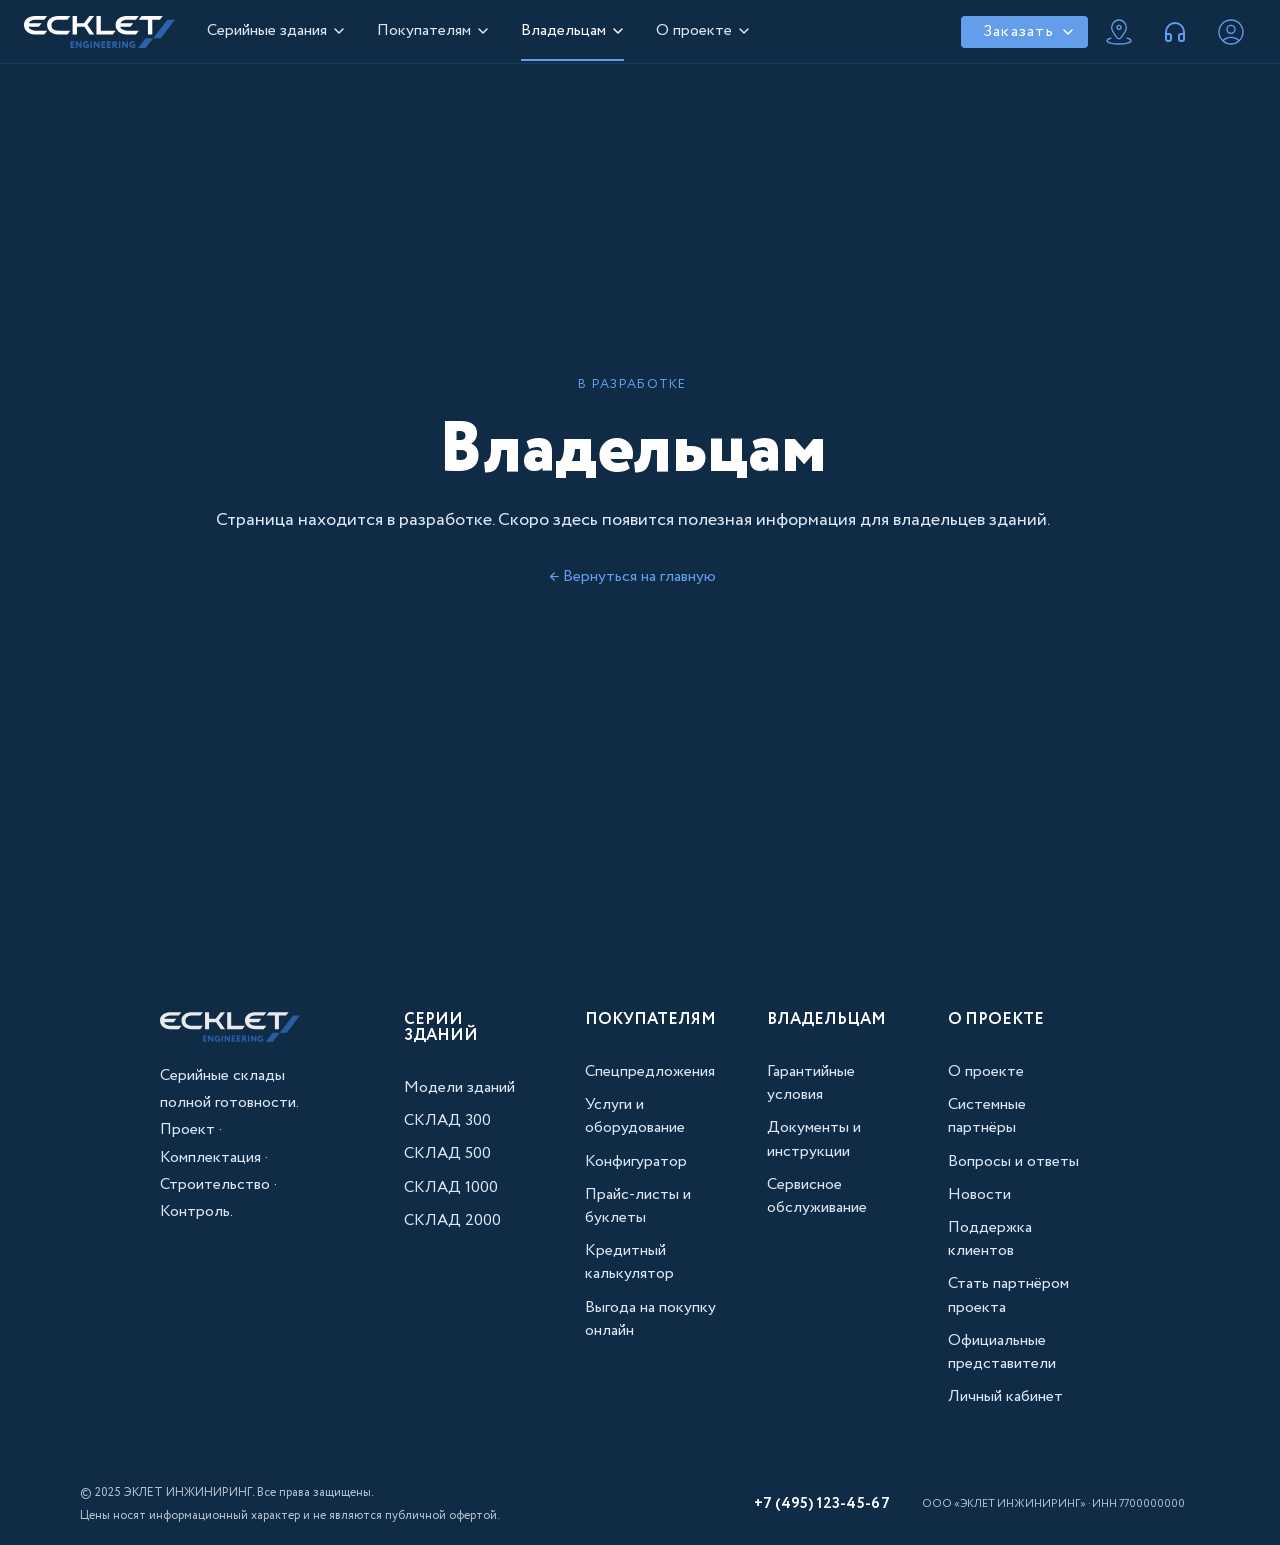
<file: owners.html>
﻿<!DOCTYPE html>
<html lang="ru">

<head>
  <meta charset="UTF-8">
  <meta name="viewport" content="width=device-width, initial-scale=1.0">
  <title>Владельцам — ЭКЛЕТ ИНЖИНИРИНГ</title>

  <link rel="stylesheet" href="styles/styles.css">
</head>

<body>

  <!-- NAV -->
  <nav class="header-nav">
    <a class="nav-logo" href="index.html">
      <svg width="151" height="32" viewBox="0 0 151 32" fill="none" xmlns="http://www.w3.org/2000/svg">
        <path fill-rule="evenodd" clip-rule="evenodd" d="M33.9442 3.66504H43.4512L46.2546 0.0148926H33.9442C27.6976 0.0148926 23.127 3.64983 23.127 9.03379C23.127 14.4178 27.6976 18.4025 33.9442 18.4025H43.4512L46.2546 14.7676H36.3667C31.4303 14.7676 27.4386 13.5356 27.4386 9.2163C27.4539 5.59657 30.6381 3.66504 33.9442 3.66504Z" fill="white"/>
        <path fill-rule="evenodd" clip-rule="evenodd" d="M10.8173 3.66535H20.3243L23.1276 0H10.8173C4.57067 0 0 3.63493 0 9.0189C0 14.4029 4.57067 18.3876 10.8173 18.3876H20.3243L23.1276 14.7527H13.2397C8.98899 14.7527 5.4391 13.8249 4.5402 10.8135H14.809L17.6123 7.16341H4.70779C5.6524 4.88207 8.19674 3.68056 10.8173 3.66535Z" fill="white"/>
        <path fill-rule="evenodd" clip-rule="evenodd" d="M76.8035 0.0148926H72.4766V18.4177H88.7786L91.6125 14.7828H76.8035V0.0148926Z" fill="white"/>
        <path fill-rule="evenodd" clip-rule="evenodd" d="M117.574 0.0148926L114.725 3.66504H123.927V18.4177H128.284V3.66504H135.887L138.721 0.0148926H117.574Z" fill="white"/>
        <path fill-rule="evenodd" clip-rule="evenodd" d="M70.1294 0.0148926H65.4978L59.9978 7.1783H52.9589V0.0148926H48.6016V18.4177H52.9589V10.8284H60.3787L65.5588 18.4025H70.1751L63.4258 8.74482C63.4106 8.76003 70.1294 0.0148926 70.1294 0.0148926Z" fill="white"/>
        <path fill-rule="evenodd" clip-rule="evenodd" d="M102.444 3.66535H111.951L114.755 0H102.444C96.1976 0 91.627 3.63493 91.627 9.0189C91.627 14.4029 96.1976 18.3876 102.444 18.3876H111.951L114.755 14.7527H104.867C100.616 14.7527 97.0661 13.8249 96.1672 10.8135H106.436L109.239 7.16341H96.3348C97.2794 4.88207 99.8237 3.66535 102.444 3.66535Z" fill="white"/>
        <path fill-rule="evenodd" clip-rule="evenodd" d="M129.152 22.2052L143.443 3.66553H151L136.709 22.2052H129.152Z" fill="#2C63AC"/>
        <path fill-rule="evenodd" clip-rule="evenodd" d="M114.039 31.9994L121.596 22.2048H129.153L121.596 31.9994H114.039Z" fill="#2C63AC"/>
        <path d="M46.3613 31.8783V25.2168H50.3226V26.6465H47.8849V27.8175H50.0331V29.2472H47.8849V30.4639H50.414V31.8935H46.3613V31.8783ZM57.6814 31.8783H56.4625L53.2935 27.8784V31.8783H51.8614V25.2168H53.0802L56.2492 29.232V25.2168H57.6814V31.8783ZM62.1454 29.5057V28.0761H64.9944V31.057C64.6695 31.3675 64.2791 31.6014 63.8518 31.7414C63.4177 31.9036 62.9592 31.9911 62.4958 32C61.3684 32 60.4847 31.6958 59.8601 31.0723C59.2354 30.4487 58.9154 29.6122 58.9154 28.5628C58.9154 27.5742 59.2202 26.7529 59.8448 26.0989C60.4695 25.4449 61.277 25.1104 62.313 25.1104C63.1814 25.1104 63.9127 25.3385 64.5069 25.81L63.867 27.0419C63.6973 26.8828 63.4944 26.7633 63.2728 26.6921C63.0235 26.6025 62.7607 26.5562 62.4958 26.5552C62.2393 26.5422 61.9828 26.5814 61.7419 26.6703C61.5009 26.7592 61.2806 26.8959 61.0941 27.0723C60.7285 27.4221 60.5609 27.924 60.5609 28.578C60.5478 28.8469 60.5883 29.1156 60.6798 29.3688C60.7713 29.622 60.9121 29.8546 61.0941 30.0533C61.2827 30.2374 61.507 30.381 61.7534 30.4752C61.9997 30.5694 62.2627 30.6121 62.5263 30.6008C62.7341 30.6012 62.9404 30.5652 63.1357 30.4943C63.2965 30.4479 63.4466 30.3704 63.5775 30.2662V29.5361L62.1454 29.5057ZM66.4266 31.8783V25.2168H67.9501V31.8935H66.4266V31.8783ZM75.5984 31.8783H74.3796L71.2106 27.8784V31.8783H69.7784V25.2168H70.9973L74.1663 29.232V25.2168H75.5984V31.8783ZM77.32 31.8783V25.2168H81.2813V26.6465H78.8436V27.8175H80.9918V29.2472H78.8436V30.4639H81.3727V31.8935H77.32V31.8783ZM82.8048 31.8783V25.2168H86.7661V26.6465H84.3284V27.8175H86.4766V29.2472H84.3436V30.4639H86.8727V31.8935H82.8048V31.8783ZM89.8284 31.8783H88.3049V25.2168C88.442 25.2168 88.8534 25.2168 89.5085 25.2016C90.1636 25.1864 90.5293 25.1864 90.575 25.1864C91.4434 25.1864 92.0681 25.3841 92.4642 25.7643C92.8603 26.1446 93.0584 26.6617 93.0584 27.3309C93.0584 28.2434 92.6775 28.8822 91.931 29.2624L93.8811 31.8935H92.0224L90.3922 29.5514H89.8284V31.8783ZM90.4988 26.6312C90.4683 26.6312 90.255 26.6312 89.8284 26.6465V28.1217H90.3769C91.0778 28.1217 91.4129 27.8632 91.4129 27.3461C91.4282 26.8594 91.1082 26.6312 90.4988 26.6312ZM94.8257 31.8783V25.2168H96.3493V31.8935H94.8257V31.8783ZM103.982 31.8783H102.763L99.5945 27.8784V31.8783H98.1623V25.2168H99.3812L102.55 29.232V25.2168H103.982V31.8783ZM108.462 29.5057V28.0761H111.311V31.057C110.986 31.3675 110.595 31.6014 110.168 31.7414C109.734 31.9036 109.275 31.9911 108.812 32C107.685 32 106.801 31.6958 106.176 31.0723C105.552 30.4487 105.232 29.6122 105.232 28.5628C105.232 27.5742 105.536 26.7529 106.161 26.0989C106.786 25.4449 107.593 25.1104 108.629 25.1104C109.498 25.1104 110.229 25.3385 110.823 25.81L110.183 27.0419C110.014 26.8828 109.811 26.7633 109.589 26.6921C109.34 26.6025 109.077 26.5562 108.812 26.5552C108.555 26.5422 108.299 26.5814 108.058 26.6703C107.817 26.7592 107.597 26.8959 107.41 27.0723C107.045 27.4221 106.877 27.924 106.877 28.578C106.864 28.8469 106.904 29.1156 106.996 29.3688C107.087 29.622 107.228 29.8546 107.41 30.0533C107.599 30.2374 107.823 30.381 108.07 30.4752C108.316 30.5694 108.579 30.6121 108.842 30.6008C109.05 30.6012 109.257 30.5652 109.452 30.4943C109.613 30.4479 109.763 30.3704 109.894 30.2662V29.5361L108.462 29.5057Z" fill="#2C63AC"/>
      </svg>
    </a>

    <ul class="nav-links">
      <li class="nav-item--has-dropdown">
      <button type="button" class="nav-dd-trigger" aria-expanded="false" aria-haspopup="true">
        Серийные здания
        <svg class="nav-chevron" width="12" height="12" viewBox="0 0 12 12" fill="none" xmlns="http://www.w3.org/2000/svg">
          <path d="M2 4L6 8L10 4" stroke="currentColor" stroke-width="1.5" stroke-linecap="round" stroke-linejoin="round"/>
        </svg>
      </button>
      <div class="nav-dropdown" role="menu">
        <div class="nav-dropdown__inner">
          <a href="sclad.html?model=0" class="nav-dd-card" role="menuitem">
            <div class="nav-dd-card__img"><img src="images/models-1.png" alt="СКЛАД 300"></div>
            <div class="nav-dd-card__body">
              <div class="nav-dd-card__tag">300 м²</div>
              <div class="nav-dd-card__name">СКЛАД 300</div>
              <div class="nav-dd-card__price">от <strong>24 900 000 ₽</strong><span class="tooltip" style="margin-left:5px"><svg class="tooltip__icon" width="16" height="16" viewBox="0 0 24 24" fill="none" stroke="currentColor" stroke-width="2" stroke-linecap="round" stroke-linejoin="round"><circle cx="12" cy="12" r="10"/><line x1="12" y1="6" x2="12" y2="13"/><line x1="12" y1="17.5" x2="12" y2="17.5" stroke-width="3"/></svg><span class="tooltip__bubble">Средневзвешенная стоимость формируется на дату предоставления информации, которая не является офертой и предназначена исключительно для ознакомительных целей.<br><br>Все технические условия поставки и строительства готового здания определяются техническими условиями в сроки, указанные в графике поставки в договоре. За подробной информацией об условиях покупки готового здания, строительства и дополнительных услугах обращайтесь к официальным представителям.</span></span></div>
              <span class="nav-dd-card__cta">Подробнее →</span>
            </div>
          </a>
          <a href="sclad.html?model=1" class="nav-dd-card" role="menuitem">
            <div class="nav-dd-card__img"><img src="images/models-1.png" alt="СКЛАД 500"></div>
            <div class="nav-dd-card__body">
              <div class="nav-dd-card__tag">500 м²</div>
              <div class="nav-dd-card__name">СКЛАД 500</div>
              <div class="nav-dd-card__price">от <strong>42 500 000 ₽</strong><span class="tooltip" style="margin-left:5px"><svg class="tooltip__icon" width="16" height="16" viewBox="0 0 24 24" fill="none" stroke="currentColor" stroke-width="2" stroke-linecap="round" stroke-linejoin="round"><circle cx="12" cy="12" r="10"/><line x1="12" y1="6" x2="12" y2="13"/><line x1="12" y1="17.5" x2="12" y2="17.5" stroke-width="3"/></svg><span class="tooltip__bubble">Средневзвешенная стоимость формируется на дату предоставления информации, которая не является офертой и предназначена исключительно для ознакомительных целей.<br><br>Все технические условия поставки и строительства готового здания определяются техническими условиями в сроки, указанные в графике поставки в договоре. За подробной информацией об условиях покупки готового здания, строительства и дополнительных услугах обращайтесь к официальным представителям.</span></span></div>
              <span class="nav-dd-card__cta">Подробнее →</span>
            </div>
          </a>
          <a href="sclad.html?model=2" class="nav-dd-card" role="menuitem">
            <div class="nav-dd-card__img"><img src="images/models-1.png" alt="СКЛАД 1000"></div>
            <div class="nav-dd-card__body">
              <div class="nav-dd-card__tag">1 000 м²</div>
              <div class="nav-dd-card__name">СКЛАД 1000</div>
              <div class="nav-dd-card__price">от <strong>79 000 000 ₽</strong><span class="tooltip" style="margin-left:5px"><svg class="tooltip__icon" width="16" height="16" viewBox="0 0 24 24" fill="none" stroke="currentColor" stroke-width="2" stroke-linecap="round" stroke-linejoin="round"><circle cx="12" cy="12" r="10"/><line x1="12" y1="6" x2="12" y2="13"/><line x1="12" y1="17.5" x2="12" y2="17.5" stroke-width="3"/></svg><span class="tooltip__bubble">Средневзвешенная стоимость формируется на дату предоставления информации, которая не является офертой и предназначена исключительно для ознакомительных целей.<br><br>Все технические условия поставки и строительства готового здания определяются техническими условиями в сроки, указанные в графике поставки в договоре. За подробной информацией об условиях покупки готового здания, строительства и дополнительных услугах обращайтесь к официальным представителям.</span></span></div>
              <span class="nav-dd-card__cta">Подробнее →</span>
            </div>
          </a>
          <a href="sclad.html?model=3" class="nav-dd-card" role="menuitem">
            <div class="nav-dd-card__img"><img src="images/models-1.png" alt="СКЛАД 2000"></div>
            <div class="nav-dd-card__body">
              <div class="nav-dd-card__tag">2 000 м²</div>
              <div class="nav-dd-card__name">СКЛАД 2000</div>
              <div class="nav-dd-card__price">от <strong>148 000 000 ₽</strong><span class="tooltip" style="margin-left:5px"><svg class="tooltip__icon" width="16" height="16" viewBox="0 0 24 24" fill="none" stroke="currentColor" stroke-width="2" stroke-linecap="round" stroke-linejoin="round"><circle cx="12" cy="12" r="10"/><line x1="12" y1="6" x2="12" y2="13"/><line x1="12" y1="17.5" x2="12" y2="17.5" stroke-width="3"/></svg><span class="tooltip__bubble">Средневзвешенная стоимость формируется на дату предоставления информации, которая не является офертой и предназначена исключительно для ознакомительных целей.<br><br>Все технические условия поставки и строительства готового здания определяются техническими условиями в сроки, указанные в графике поставки в договоре. За подробной информацией об условиях покупки готового здания, строительства и дополнительных услугах обращайтесь к официальным представителям.</span></span></div>
              <span class="nav-dd-card__cta">Подробнее →</span>
            </div>
          </a>
          <a href="catalog.html" class="nav-dd-all" role="menuitem">
            <svg width="20" height="20" viewBox="0 0 24 24" fill="none" xmlns="http://www.w3.org/2000/svg">
              <path d="M4 6h16M4 12h16M4 18h7" stroke="currentColor" stroke-width="1.5" stroke-linecap="round"/>
              <path d="M15 16l4 4m0 0l4-4m-4 4V12" stroke="currentColor" stroke-width="1.5" stroke-linecap="round" stroke-linejoin="round"/>
            </svg>
            Смотреть<br>все модели
          </a>
        </div>
          <div class="nav-dd-footer">
            <a href="configurator.html" class="nav-dd-footer__item">
              <svg width="20" height="20" viewBox="0 0 24 24" fill="none" stroke="currentColor" stroke-width="1.5"
                stroke-linecap="round" stroke-linejoin="round">
                <circle cx="12" cy="12" r="3" />
                <path d="M19.07 4.93a10 10 0 0 1 0 14.14M4.93 4.93a10 10 0 0 0 0 14.14" />
                <path d="M15.54 8.46a5 5 0 0 1 0 7.07M8.46 8.46a5 5 0 0 0 0 7.07" />
              </svg>
              <span>Конфигуратор зданий</span>
            </a>
            <a href="offer.html" class="nav-dd-footer__item">
              <svg width="20" height="20" viewBox="0 0 24 24" fill="none" stroke="currentColor" stroke-width="1.5"
                stroke-linecap="round" stroke-linejoin="round">
                <rect x="1" y="4" width="22" height="16" rx="2" ry="2" />
                <line x1="1" y1="10" x2="23" y2="10" />
              </svg>
              <span>Заказать онлайн</span>
            </a>
            <a href="offer.html" class="nav-dd-footer__item">
              <svg width="20" height="20" viewBox="0 0 24 24" fill="none" stroke="currentColor" stroke-width="1.5"
                stroke-linecap="round" stroke-linejoin="round">
                <path
                  d="M22 16.92v3a2 2 0 0 1-2.18 2 19.79 19.79 0 0 1-8.63-3.07A19.5 19.5 0 0 1 4.69 12 19.79 19.79 0 0 1 1.61 3.41 2 2 0 0 1 3.6 1h3a2 2 0 0 1 2 1.72c.13.96.36 1.9.7 2.81a2 2 0 0 1-.45 2.11L7.91 8.59a16 16 0 0 0 6.06 6.06l.95-.95a2 2 0 0 1 2.11-.45c.91.34 1.85.57 2.81.7A2 2 0 0 1 22 16.92z" />
              </svg>
              <span>Заказать звонок</span>
            </a>
            <a href="complete.html" class="nav-dd-footer__item">
              <svg width="20" height="20" viewBox="0 0 24 24" fill="none" stroke="currentColor" stroke-width="1.5"
                stroke-linecap="round" stroke-linejoin="round">
                <polyline points="9 11 12 14 22 4" />
                <path d="M21 12v7a2 2 0 0 1-2 2H5a2 2 0 0 1-2-2V5a2 2 0 0 1 2-2h11" />
              </svg>
              <span>Комплектации</span>
            </a>
            <a href="project.html" class="nav-dd-footer__item">
              <svg width="20" height="20" viewBox="0 0 24 24" fill="none" stroke="currentColor" stroke-width="1.5"
                stroke-linecap="round" stroke-linejoin="round">
                <path d="M21 10c0 7-9 13-9 13s-9-6-9-13a9 9 0 0 1 18 0z" />
                <circle cx="12" cy="10" r="3" />
              </svg>
              <span>Выбрать локацию</span>
            </a>
          </div>
      </div>
    </li>
            <li class="nav-item--has-dropdown">
        <button type="button" class="nav-dd-trigger" aria-expanded="false" aria-haspopup="true">
          Покупателям
          <svg class="nav-chevron" width="12" height="12" viewBox="0 0 12 12" fill="none" xmlns="http://www.w3.org/2000/svg">
            <path d="M2 4L6 8L10 4" stroke="currentColor" stroke-width="1.5" stroke-linecap="round" stroke-linejoin="round"/>
          </svg>
        </button>
        <div class="nav-dropdown" role="menu">
          <div class="nav-dd-cols">
            <div class="nav-dd-col">
              <div class="nav-dd-col__title">Выбор здания</div>
              <ul class="nav-dd-col__list">
                <li><a href="catalog.html" class="nav-dd-col__link">Каталог серийных складов</a></li>
                <li><a href="configurator.html" class="nav-dd-col__link">Конфигуратор</a></li>
                <li><a href="specs.html" class="nav-dd-col__link">Технические характеристики</a></li>
                <li><a href="complete.html" class="nav-dd-col__link">Комплектации</a></li>
                <li><a href="offer.html" class="nav-dd-col__link">Спецпредложения</a></li>
              </ul>
            </div>
            <div class="nav-dd-col">
              <div class="nav-dd-col__title">Покупка</div>
              <ul class="nav-dd-col__list">
                <li><a href="buyers.html" class="nav-dd-col__link">Условия приобретения</a></li>
                <li><a href="complete.html" class="nav-dd-col__link">Комплектации и опции</a></li>
                <li><a href="offer.html" class="nav-dd-col__link">Заказать онлайн</a></li>
                <li><a href="project.html" class="nav-dd-col__link">Выбрать локацию</a></li>
                <li><a href="buyers.html" class="nav-dd-col__link">Корпоративным клиентам</a></li>
              </ul>
            </div>
            <div class="nav-dd-col">
              <div class="nav-dd-col__title">Финансирование</div>
              <ul class="nav-dd-col__list">
                <li><a href="buyers.html" class="nav-dd-col__link">Проектное финансирование</a></li>
                <li><a href="buyers.html" class="nav-dd-col__link">Лизинг</a></li>
                <li><a href="buyers.html" class="nav-dd-col__link">Рассрочка платежа</a></li>
                <li><a href="buyers.html" class="nav-dd-col__link">Калькулятор стоимости</a></li>
              </ul>
            </div>
            <div class="nav-dd-col">
              <div class="nav-dd-col__title">Сервис</div>
              <ul class="nav-dd-col__list">
                <li><a href="buyers.html" class="nav-dd-col__link">Сервисный контракт</a></li>
                <li><a href="buyers.html" class="nav-dd-col__link">Гарантийные условия</a></li>
                <li><a href="equipment.html" class="nav-dd-col__link">Услуги и оборудование</a></li>
                <li><a href="buyers.html" class="nav-dd-col__link">Документация</a></li>
              </ul>
            </div>
          </div>
          <div class="nav-dd-footer nav-dd-footer--3">
            <a href="configurator.html" class="nav-dd-footer__item">
              <svg width="20" height="20" viewBox="0 0 24 24" fill="none" stroke="currentColor" stroke-width="1.5" stroke-linecap="round" stroke-linejoin="round">
                <circle cx="12" cy="12" r="3"/>
                <path d="M19.07 4.93a10 10 0 0 1 0 14.14M4.93 4.93a10 10 0 0 0 0 14.14"/>
                <path d="M15.54 8.46a5 5 0 0 1 0 7.07M8.46 8.46a5 5 0 0 0 0 7.07"/>
              </svg>
              <span>Конфигуратор зданий</span>
            </a>
            <a href="buyers.html" class="nav-dd-footer__item">
              <svg width="20" height="20" viewBox="0 0 24 24" fill="none" stroke="currentColor" stroke-width="1.5" stroke-linecap="round" stroke-linejoin="round">
                <rect x="2" y="3" width="20" height="14" rx="2"/>
                <path d="M8 21h8M12 17v4"/>
              </svg>
              <span>Рассчитать стоимость</span>
            </a>
            <a href="offer.html" class="nav-dd-footer__item">
              <svg width="20" height="20" viewBox="0 0 24 24" fill="none" stroke="currentColor" stroke-width="1.5" stroke-linecap="round" stroke-linejoin="round">
                <path d="M22 16.92v3a2 2 0 0 1-2.18 2 19.79 19.79 0 0 1-8.63-3.07A19.5 19.5 0 0 1 4.69 12 19.79 19.79 0 0 1 1.61 3.41 2 2 0 0 1 3.6 1h3a2 2 0 0 1 2 1.72c.13.96.36 1.9.7 2.81a2 2 0 0 1-.45 2.11L7.91 8.59a16 16 0 0 0 6.06 6.06l.95-.95a2 2 0 0 1 2.11-.45c.91.34 1.85.57 2.81.7A2 2 0 0 1 22 16.92z"/>
              </svg>
              <span>Заказать звонок</span>
            </a>
          </div>
        </div>
      </li>
            <li class="nav-item--has-dropdown">
        <button type="button" class="nav-dd-trigger is-active" aria-expanded="false" aria-haspopup="true">
          Владельцам
          <svg class="nav-chevron" width="12" height="12" viewBox="0 0 12 12" fill="none" xmlns="http://www.w3.org/2000/svg">
            <path d="M2 4L6 8L10 4" stroke="currentColor" stroke-width="1.5" stroke-linecap="round" stroke-linejoin="round"/>
          </svg>
        </button>
        <div class="nav-dropdown" role="menu">
          <div class="nav-dd-cols">
            <div class="nav-dd-col">
              <div class="nav-dd-col__title">Гарантия и поддержка</div>
              <ul class="nav-dd-col__list">
                <li><a href="owners.html" class="nav-dd-col__link">Гарантийные обязательства</a></li>
                <li><a href="owners.html" class="nav-dd-col__link">Регламент обслуживания</a></li>
                <li><a href="owners.html" class="nav-dd-col__link">Руководство пользователя</a></li>
                <li><a href="owners.html" class="nav-dd-col__link">Поддержка клиентов</a></li>
              </ul>
            </div>
            <div class="nav-dd-col">
              <div class="nav-dd-col__title">Сервисные услуги</div>
              <ul class="nav-dd-col__list">
                <li><a href="owners.html" class="nav-dd-col__link">Подать заявку на сервис</a></li>
                <li><a href="buyers.html" class="nav-dd-col__link">Сервисный контракт</a></li>
                <li><a href="owners.html" class="nav-dd-col__link">Плановый ремонт</a></li>
                <li><a href="owners.html" class="nav-dd-col__link">Аварийная поддержка</a></li>
                <li><a href="equipment.html" class="nav-dd-col__link">Услуги и оборудование</a></li>
              </ul>
            </div>
            <div class="nav-dd-col">
              <div class="nav-dd-col__title">Документация</div>
              <ul class="nav-dd-col__list">
                <li><a href="owners.html" class="nav-dd-col__link">Техническая документация</a></li>
                <li><a href="owners.html" class="nav-dd-col__link">Паспорт здания</a></li>
                <li><a href="owners.html" class="nav-dd-col__link">Исполнительная документация</a></li>
                <li><a href="owners.html" class="nav-dd-col__link">Схемы и чертежи</a></li>
              </ul>
            </div>
            <div class="nav-dd-col">
              <div class="nav-dd-col__title">Цифровые сервисы</div>
              <ul class="nav-dd-col__list">
                <li><a href="owners.html" class="nav-dd-col__link">Личный кабинет</a></li>
                <li><a href="owners.html" class="nav-dd-col__link">Мобильное приложение</a></li>
                <li><a href="owners.html" class="nav-dd-col__link">Управление объектом</a></li>
                <li><a href="owners.html" class="nav-dd-col__link">Сообщество владельцев</a></li>
              </ul>
            </div>
          </div>
          <div class="nav-dd-footer nav-dd-footer--3">
            <a href="owners.html" class="nav-dd-footer__item">
              <svg width="20" height="20" viewBox="0 0 24 24" fill="none" stroke="currentColor" stroke-width="1.5" stroke-linecap="round" stroke-linejoin="round">
                <path d="M14.7 6.3a1 1 0 0 0 0 1.4l1.6 1.6a1 1 0 0 0 1.4 0l3.77-3.77a6 6 0 0 1-7.94 7.94l-6.91 6.91a2.12 2.12 0 0 1-3-3l6.91-6.91a6 6 0 0 1 7.94-7.94l-3.76 3.76z"/>
              </svg>
              <span>Подать заявку на сервис</span>
            </a>
            <a href="owners.html" class="nav-dd-footer__item">
              <svg width="20" height="20" viewBox="0 0 24 24" fill="none" stroke="currentColor" stroke-width="1.5" stroke-linecap="round" stroke-linejoin="round">
                <path d="M14 2H6a2 2 0 0 0-2 2v16a2 2 0 0 0 2 2h12a2 2 0 0 0 2-2V8z"/>
                <polyline points="14 2 14 8 20 8"/>
                <line x1="16" y1="13" x2="8" y2="13"/>
                <line x1="16" y1="17" x2="8" y2="17"/>
                <polyline points="10 9 9 9 8 9"/>
              </svg>
              <span>Документация</span>
            </a>
            <a href="owners.html" class="nav-dd-footer__item">
              <svg width="20" height="20" viewBox="0 0 24 24" fill="none" stroke="currentColor" stroke-width="1.5" stroke-linecap="round" stroke-linejoin="round">
                <path d="M20 21v-2a4 4 0 0 0-4-4H8a4 4 0 0 0-4 4v2"/>
                <circle cx="12" cy="7" r="4"/>
              </svg>
              <span>Личный кабинет</span>
            </a>
          </div>
        </div>
      </li>
            <li class="nav-item--has-dropdown">
        <button type="button" class="nav-dd-trigger" aria-expanded="false" aria-haspopup="true">
          О проекте
          <svg class="nav-chevron" width="12" height="12" viewBox="0 0 12 12" fill="none" xmlns="http://www.w3.org/2000/svg">
            <path d="M2 4L6 8L10 4" stroke="currentColor" stroke-width="1.5" stroke-linecap="round" stroke-linejoin="round"/>
          </svg>
        </button>
        <div class="nav-dropdown" role="menu">
          <div class="nav-dd-cols">
            <div class="nav-dd-col">
              <div class="nav-dd-col__title">О компании</div>
              <ul class="nav-dd-col__list">
                <li><a href="project.html" class="nav-dd-col__link">О проекте</a></li>
                <li><a href="project.html" class="nav-dd-col__link">Системные партнеры</a></li>
                <li><a href="project.html" class="nav-dd-col__link">Вопросы и ответы</a></li>
                <li><a href="project.html" class="nav-dd-col__link">Новости</a></li>
                <li><a href="project.html" class="nav-dd-col__link">Поддержка клиентов</a></li>
                <li><a href="project.html" class="nav-dd-col__link">Стать партнёром проекта</a></li>
              </ul>
            </div>
            <div class="nav-dd-col">
              <div class="nav-dd-col__title">Производство</div>
              <ul class="nav-dd-col__list">
                <li><a href="project.html" class="nav-dd-col__link">Технологии строительства</a></li>
                <li><a href="project.html" class="nav-dd-col__link">Контроль качества</a></li>
                <li><a href="project.html" class="nav-dd-col__link">Сертификаты и лицензии</a></li>
                <li><a href="project.html" class="nav-dd-col__link">Реализованные объекты</a></li>
                <li><a href="project.html" class="nav-dd-col__link">Стать партнёром</a></li>
              </ul>
            </div>
            <div class="nav-dd-col">
              <div class="nav-dd-col__title">Юридическая информация</div>
              <ul class="nav-dd-col__list">
                <li><a href="project.html" class="nav-dd-col__link">Пользовательское соглашение</a></li>
                <li><a href="project.html" class="nav-dd-col__link">Согласие на обработку ПД</a></li>
                <li><a href="project.html" class="nav-dd-col__link">Согласие на предоставление ПД третьим лицам</a></li>
                <li><a href="project.html" class="nav-dd-col__link">Правила дистанционной продажи</a></li>
                <li><a href="project.html" class="nav-dd-col__link">Политика конфиденциальности</a></li>
              </ul>
            </div>
            <div class="nav-dd-col">
              <div class="nav-dd-col__title">Контакты</div>
              <ul class="nav-dd-col__list">
                <li><a href="project.html" class="nav-dd-col__link">Головной офис</a></li>
                <li><a href="project.html" class="nav-dd-col__link">Региональные представительства</a></li>
                <li><a href="project.html" class="nav-dd-col__link">Отдел продаж</a></li>
                <li><a href="project.html" class="nav-dd-col__link">Пресс-служба</a></li>
              </ul>
            </div>
          </div>
          <div class="nav-dd-footer nav-dd-footer--3">
            <a href="project.html" class="nav-dd-footer__item">
              <svg width="20" height="20" viewBox="0 0 24 24" fill="none" stroke="currentColor" stroke-width="1.5" stroke-linecap="round" stroke-linejoin="round">
                <circle cx="12" cy="12" r="10"/>
                <line x1="12" y1="8" x2="12" y2="12"/>
                <line x1="12" y1="16" x2="12.01" y2="16"/>
              </svg>
              <span>О компании</span>
            </a>
            <a href="project.html" class="nav-dd-footer__item">
              <svg width="20" height="20" viewBox="0 0 24 24" fill="none" stroke="currentColor" stroke-width="1.5" stroke-linecap="round" stroke-linejoin="round">
                <polygon points="12 2 15.09 8.26 22 9.27 17 14.14 18.18 21.02 12 17.77 5.82 21.02 7 14.14 2 9.27 8.91 8.26 12 2"/>
              </svg>
              <span>Реализованные объекты</span>
            </a>
            <a href="project.html" class="nav-dd-footer__item">
              <svg width="20" height="20" viewBox="0 0 24 24" fill="none" stroke="currentColor" stroke-width="1.5" stroke-linecap="round" stroke-linejoin="round">
                <path d="M22 16.92v3a2 2 0 0 1-2.18 2 19.79 19.79 0 0 1-8.63-3.07A19.5 19.5 0 0 1 4.69 12 19.79 19.79 0 0 1 1.61 3.41 2 2 0 0 1 3.6 1h3a2 2 0 0 1 2 1.72c.13.96.36 1.9.7 2.81a2 2 0 0 1-.45 2.11L7.91 8.59a16 16 0 0 0 6.06 6.06l.95-.95a2 2 0 0 1 2.11-.45c.91.34 1.85.57 2.81.7A2 2 0 0 1 22 16.92z"/>
              </svg>
              <span>Связаться с нами</span>
            </a>
          </div>
        </div>
      </li>
    </ul>

    <div class="nav-right">
      <div class="nav-item--has-dropdown">
          <button type="button" class="cat-nav-cta nav-dd-trigger" aria-expanded="false" aria-haspopup="true">
            Заказать
            <svg class="nav-chevron" width="12" height="12" viewBox="0 0 12 12" fill="none" xmlns="http://www.w3.org/2000/svg">
              <path d="M2 4L6 8L10 4" stroke="currentColor" stroke-width="1.5" stroke-linecap="round" stroke-linejoin="round"/>
            </svg>
          </button>
          <div class="nav-dropdown" role="menu">
            <div class="nav-dd-order">
              <a href="order.html" class="nav-dd-order__card" role="menuitem">
                <svg width="32" height="32" viewBox="0 0 24 24" fill="none" stroke="currentColor" stroke-width="1.5" stroke-linecap="round" stroke-linejoin="round">
                  <rect x="2" y="3" width="20" height="14" rx="2" ry="2"/>
                  <line x1="8" y1="21" x2="16" y2="21"/>
                  <line x1="12" y1="17" x2="12" y2="21"/>
                </svg>
                <span class="nav-dd-order__title">Заказать онлайн</span>
                <span class="nav-dd-order__sub">Оформите заявку за 5 минут на сайте</span>
              </a>
              <a href="procedure.html" class="nav-dd-order__card" role="menuitem">
                <svg width="32" height="32" viewBox="0 0 24 24" fill="none" stroke="currentColor" stroke-width="1.5" stroke-linecap="round" stroke-linejoin="round">
                  <path d="M14 2H6a2 2 0 0 0-2 2v16a2 2 0 0 0 2 2h12a2 2 0 0 0 2-2V8z"/>
                  <polyline points="14 2 14 8 20 8"/>
                  <line x1="16" y1="13" x2="8" y2="13"/>
                  <line x1="16" y1="17" x2="8" y2="17"/>
                  <polyline points="10 9 9 9 8 9"/>
                </svg>
                <span class="nav-dd-order__title">Порядок приобретения</span>
                <span class="nav-dd-order__sub">Условия, этапы сделки и документы</span>
              </a>
              <button type="button" class="nav-dd-order__card" onclick="openModal()" role="menuitem">
                <svg width="32" height="32" viewBox="0 0 24 24" fill="none" stroke="currentColor" stroke-width="1.5" stroke-linecap="round" stroke-linejoin="round">
                  <path d="M22 16.92v3a2 2 0 0 1-2.18 2 19.79 19.79 0 0 1-8.63-3.07A19.5 19.5 0 0 1 4.69 12 19.79 19.79 0 0 1 1.61 3.41 2 2 0 0 1 3.6 1h3a2 2 0 0 1 2 1.72c.13.96.36 1.9.7 2.81a2 2 0 0 1-.45 2.11L7.91 8.59a16 16 0 0 0 6.06 6.06l.95-.95a2 2 0 0 1 2.11-.45c.91.34 1.85.57 2.81.7A2 2 0 0 1 22 16.92z"/>
                </svg>
                <span class="nav-dd-order__title">Заказать звонок</span>
                <span class="nav-dd-order__sub">Перезвоним в течение часа</span>
              </button>
            </div>
          </div>
        </div>
      <a href="/" class="sales-territory">
        <svg width="32" height="32" viewBox="0 0 32 32" fill="none"><path d="M8 22.1821C5.545 22.7924 4 23.6794 4 24.6667C4 26.5076 9.37258 28 16 28C22.6274 28 28 26.5076 28 24.6667C28 23.6794 26.455 22.7924 24 22.1821M23.3333 11.7778C23.3333 14.6525 20.0489 19.1536 17.8761 21.8167C16.8935 23.021 15.1065 23.021 14.1239 21.8167C11.9511 19.1536 8.66667 14.6525 8.66667 11.7778C8.66667 7.48223 11.9499 4 16 4C20.0501 4 23.3333 7.48223 23.3333 11.7778ZM18 11.3333C18 12.4379 17.1046 13.3333 16 13.3333C14.8954 13.3333 14 12.4379 14 11.3333C14 10.2288 14.8954 9.33333 16 9.33333C17.1046 9.33333 18 10.2288 18 11.3333Z" stroke="#649DEA" stroke-width="1.33333" stroke-linecap="round" stroke-linejoin="round"/></svg>
      </a>
      <button type="button" class="support-float-btn" aria-label="Открыть поддержку">
        <svg viewBox="0 0 24 24" width="24" height="24" fill="none" stroke="currentColor" stroke-width="2" stroke-linecap="round" stroke-linejoin="round">
          <path d="M3 18v-6a9 9 0 0 1 18 0v6"></path>
          <path d="M21 19a2 2 0 0 1-2 2h-1a2 2 0 0 1-2-2v-3a2 2 0 0 1 2-2h3zM3 19a2 2 0 0 0 2 2h1a2 2 0 0 0 2-2v-3a2 2 0 0 0-2-2H3z"></path>
        </svg>
      </button>
      <a href="/" class="lk-button" aria-label="Личный кабинет">
        <svg width="32" height="32" viewBox="0 0 32 32" fill="none"><path d="M23.9379 24.9996C23.4453 23.6843 20.0792 21.3333 16 21.3333C11.9208 21.3333 8.55471 23.6843 8.06205 24.9996M8.06205 24.9996C10.1775 26.8669 12.9564 28 16 28C19.0436 28 21.8225 26.8669 23.9379 24.9996C26.4289 22.8008 28 19.5838 28 16C28 9.37258 22.6274 4 16 4C9.37258 4 4 9.37258 4 16C4 19.5839 5.57106 22.8008 8.06205 24.9996ZM20 13.3333C20 15.5425 18.2091 17.3333 16 17.3333C13.7909 17.3333 12 15.5425 12 13.3333C12 11.1242 13.7909 9.33333 16 9.33333C18.2091 9.33333 20 11.1242 20 13.3333Z" stroke-width="1.33333"/></svg>
      </a>
    </div>
  </nav>
  <div class="nav-dd-overlay" aria-hidden="true"></div>

  <!-- PLACEHOLDER -->
  <main style="min-height: 100vh; display: flex; align-items: center; justify-content: center; padding-top: 64px; background: var(--bg);">
    <div style="text-align: center;">
      <p style="font-size: 13px; letter-spacing: 0.1em; text-transform: uppercase; color: var(--accent); margin-bottom: 24px;">В разработке</p>
      <h1 style="font-family: var(--font-head); font-size: clamp(40px, 6vw, 72px); color: var(--white); line-height: 1; margin-bottom: 24px;">Владельцам</h1>
      <p style="color: var(--text); font-size: 18px; margin-bottom: 40px;">Страница находится в разработке. Скоро здесь появится полезная информация для владельцев зданий.</p>
      <a href="index.html" style="display: inline-flex; align-items: center; gap: 8px; color: var(--accent); font-size: 16px; text-decoration: none; border-bottom: 1px solid transparent; transition: border-color 0.3s;">
        ← Вернуться на главную
      </a>
    </div>
  </main>



    <!-- ── FOOTER ── -->
     <footer class="site-footer">
      <div class="site-footer__top">

        <!-- Логотип + CTA -->
        <div class="site-footer__brand">
          <a href="index.html" class="site-footer__logo">
            <svg width="140" height="30" viewBox="0 0 151 32" fill="none" xmlns="http://www.w3.org/2000/svg">
              <path fill-rule="evenodd" clip-rule="evenodd" d="M33.9442 3.66504H43.4512L46.2546 0.0148926H33.9442C27.6976 0.0148926 23.127 3.64983 23.127 9.03379C23.127 14.4178 27.6976 18.4025 33.9442 18.4025H43.4512L46.2546 14.7676H36.3667C31.4303 14.7676 27.4386 13.5356 27.4386 9.2163C27.4539 5.59657 30.6381 3.66504 33.9442 3.66504Z" fill="white"/>
              <path fill-rule="evenodd" clip-rule="evenodd" d="M10.8173 3.66535H20.3243L23.1276 0H10.8173C4.57067 0 0 3.63493 0 9.0189C0 14.4029 4.57067 18.3876 10.8173 18.3876H20.3243L23.1276 14.7527H13.2397C8.98899 14.7527 5.4391 13.8249 4.5402 10.8135H14.809L17.6123 7.16341H4.70779C5.6524 4.88207 8.19674 3.68056 10.8173 3.66535Z" fill="white"/>
              <path fill-rule="evenodd" clip-rule="evenodd" d="M76.8035 0.0148926H72.4766V18.4177H88.7786L91.6125 14.7828H76.8035V0.0148926Z" fill="white"/>
              <path fill-rule="evenodd" clip-rule="evenodd" d="M117.574 0.0148926L114.725 3.66504H123.927V18.4177H128.284V3.66504H135.887L138.721 0.0148926H117.574Z" fill="white"/>
              <path fill-rule="evenodd" clip-rule="evenodd" d="M70.1294 0.0148926H65.4978L59.9978 7.1783H52.9589V0.0148926H48.6016V18.4177H52.9589V10.8284H60.3787L65.5588 18.4025H70.1751L63.4258 8.74482C63.4106 8.76003 70.1294 0.0148926 70.1294 0.0148926Z" fill="white"/>
              <path fill-rule="evenodd" clip-rule="evenodd" d="M102.444 3.66535H111.951L114.755 0H102.444C96.1976 0 91.627 3.63493 91.627 9.0189C91.627 14.4029 96.1976 18.3876 102.444 18.3876H111.951L114.755 14.7527H104.867C100.616 14.7527 97.0661 13.8249 96.1672 10.8135H106.436L109.239 7.16341H96.3348C97.2794 4.88207 99.8237 3.66535 102.444 3.66535Z" fill="white"/>
              <path fill-rule="evenodd" clip-rule="evenodd" d="M129.152 22.2052L143.443 3.66553H151L136.709 22.2052H129.152Z" fill="#2C63AC"/>
              <path fill-rule="evenodd" clip-rule="evenodd" d="M114.039 31.9994L121.596 22.2048H129.153L121.596 31.9994H114.039Z" fill="#2C63AC"/>
              <path d="M46.3613 31.8783V25.2168H50.3226V26.6465H47.8849V27.8175H50.0331V29.2472H47.8849V30.4639H50.414V31.8935H46.3613V31.8783ZM57.6814 31.8783H56.4625L53.2935 27.8784V31.8783H51.8614V25.2168H53.0802L56.2492 29.232V25.2168H57.6814V31.8783ZM62.1454 29.5057V28.0761H64.9944V31.057C64.6695 31.3675 64.2791 31.6014 63.8518 31.7414C63.4177 31.9036 62.9592 31.9911 62.4958 32C61.3684 32 60.4847 31.6958 59.8601 31.0723C59.2354 30.4487 58.9154 29.6122 58.9154 28.5628C58.9154 27.5742 59.2202 26.7529 59.8448 26.0989C60.4695 25.4449 61.277 25.1104 62.313 25.1104C63.1814 25.1104 63.9127 25.3385 64.5069 25.81L63.867 27.0419C63.6973 26.8828 63.4944 26.7633 63.2728 26.6921C63.0235 26.6025 62.7607 26.5562 62.4958 26.5552C62.2393 26.5422 61.9828 26.5814 61.7419 26.6703C61.5009 26.7592 61.2806 26.8959 61.0941 27.0723C60.7285 27.4221 60.5609 27.924 60.5609 28.578C60.5478 28.8469 60.5883 29.1156 60.6798 29.3688C60.7713 29.622 60.9121 29.8546 61.0941 30.0533C61.2827 30.2374 61.507 30.381 61.7534 30.4752C61.9997 30.5694 62.2627 30.6121 62.5263 30.6008C62.7341 30.6012 62.9404 30.5652 63.1357 30.4943C63.2965 30.4479 63.4466 30.3704 63.5775 30.2662V29.5361L62.1454 29.5057ZM66.4266 31.8783V25.2168H67.9501V31.8935H66.4266V31.8783ZM75.5984 31.8783H74.3796L71.2106 27.8784V31.8783H69.7784V25.2168H70.9973L74.1663 29.232V25.2168H75.5984V31.8783ZM77.32 31.8783V25.2168H81.2813V26.6465H78.8436V27.8175H80.9918V29.2472H78.8436V30.4639H81.3727V31.8935H77.32V31.8783ZM82.8048 31.8783V25.2168H86.7661V26.6465H84.3284V27.8175H86.4766V29.2472H84.3436V30.4639H86.8727V31.8935H82.8048V31.8783ZM89.8284 31.8783H88.3049V25.2168C88.442 25.2168 88.8534 25.2168 89.5085 25.2016C90.1636 25.1864 90.5293 25.1864 90.575 25.1864C91.4434 25.1864 92.0681 25.3841 92.4642 25.7643C92.8603 26.1446 93.0584 26.6617 93.0584 27.3309C93.0584 28.2434 92.6775 28.8822 91.931 29.2624L93.8811 31.8935H92.0224L90.3922 29.5514H89.8284V31.8783ZM90.4988 26.6312C90.4683 26.6312 90.255 26.6312 89.8284 26.6465V28.1217H90.3769C91.0778 28.1217 91.4129 27.8632 91.4129 27.3461C91.4282 26.8594 91.1082 26.6312 90.4988 26.6312ZM94.8257 31.8783V25.2168H96.3493V31.8935H94.8257V31.8783ZM103.982 31.8783H102.763L99.5945 27.8784V31.8783H98.1623V25.2168H99.3812L102.55 29.232V25.2168H103.982V31.8783ZM108.462 29.5057V28.0761H111.311V31.057C110.986 31.3675 110.595 31.6014 110.168 31.7414C109.734 31.9036 109.275 31.9911 108.812 32C107.685 32 106.801 31.6958 106.176 31.0723C105.552 30.4487 105.232 29.6122 105.232 28.5628C105.232 27.5742 105.536 26.7529 106.161 26.0989C106.786 25.4449 107.593 25.1104 108.629 25.1104C109.498 25.1104 110.229 25.3385 110.823 25.81L110.183 27.0419C110.014 26.8828 109.811 26.7633 109.589 26.6921C109.34 26.6025 109.077 26.5562 108.812 26.5552C108.555 26.5422 108.299 26.5814 108.058 26.6703C107.817 26.7592 107.597 26.8959 107.41 27.0723C107.045 27.4221 106.877 27.924 106.877 28.578C106.864 28.8469 106.904 29.1156 106.996 29.3688C107.087 29.622 107.228 29.8546 107.41 30.0533C107.599 30.2374 107.823 30.381 108.07 30.4752C108.316 30.5694 108.579 30.6121 108.842 30.6008C109.05 30.6012 109.257 30.5652 109.452 30.4943C109.613 30.4479 109.763 30.3704 109.894 30.2662V29.5361L108.462 29.5057Z" fill="#2C63AC"/>
            </svg>
          </a>
          <p class="site-footer__tagline">Серийные склады полной готовности.<br>Проект · Комплектация · Строительство · Контроль.</p>
          
        </div>

        <!-- Серии зданий -->
        <div class="site-footer__col">
          <div class="site-footer__col-title">Серии зданий</div>
          <ul class="site-footer__list">
            <li><a href="catalog.html">Модели зданий</a></li>
            <li><a href="sclad.html?model=0">СКЛАД 300</a></li>
            <li><a href="sclad.html?model=1">СКЛАД 500</a></li>
            <li><a href="sclad.html?model=2">СКЛАД 1000</a></li>
            <li><a href="sclad.html?model=3">СКЛАД 2000</a></li>
          </ul>
        </div>

        <!-- Покупателям -->
        <div class="site-footer__col">
          <div class="site-footer__col-title">Покупателям</div>
          <ul class="site-footer__list">
            <li><a href="#">Спецпредложения</a></li>
            <li><a href="equipment.html">Услуги и оборудование</a></li>
            <li><a href="configurator.html">Конфигуратор</a></li>
            <li><a href="#">Прайс-листы и буклеты</a></li>
            <li><a href="#">Кредитный калькулятор</a></li>
            <li><a href="#">Выгода на покупку онлайн</a></li>
          </ul>
        </div>

        <!-- Владельцам -->
        <div class="site-footer__col">
          <div class="site-footer__col-title">Владельцам</div>
          <ul class="site-footer__list">
            <li><a href="#">Гарантийные условия</a></li>
            <li><a href="#">Документы и инструкции</a></li>
            <li><a href="#">Сервисное обслуживание</a></li>
          </ul>
        </div>

        <!-- О проекте -->
        <div class="site-footer__col">
          <div class="site-footer__col-title">О проекте</div>
          <ul class="site-footer__list">
            <li><a href="project.html">О проекте</a></li>
            <li><a href="#">Системные партнёры</a></li>
            <li><a href="#">Вопросы и ответы</a></li>
            <li><a href="#">Новости</a></li>
            <li><a href="#">Поддержка клиентов</a></li>
            <li><a href="#">Стать партнёром проекта</a></li>
            <li><a href="#">Официальные представители</a></li>
            <li><a href="#">Личный кабинет</a></li>
          </ul>
        </div>

      </div><!-- /top -->

      <div class="site-footer__bottom">
        <div class="site-footer__bottom-left">
          <span>© 2025 ЭКЛЕТ ИНЖИНИРИНГ. Все права защищены.</span>
          <span>Цены носят информационный характер и не являются публичной офертой.</span>
        </div>
        <div class="site-footer__bottom-right">
          <a href="tel:+74951234567" class="site-footer__phone">+7 (495) 123-45-67</a>
          <span class="site-footer__requisites">ООО «ЭКЛЕТ ИНЖИНИРИНГ» · ИНН 7700000000</span>
        </div>
      </div>

    </footer>

  <script src="js/common.js"></script>

</body>

</html>
</file>
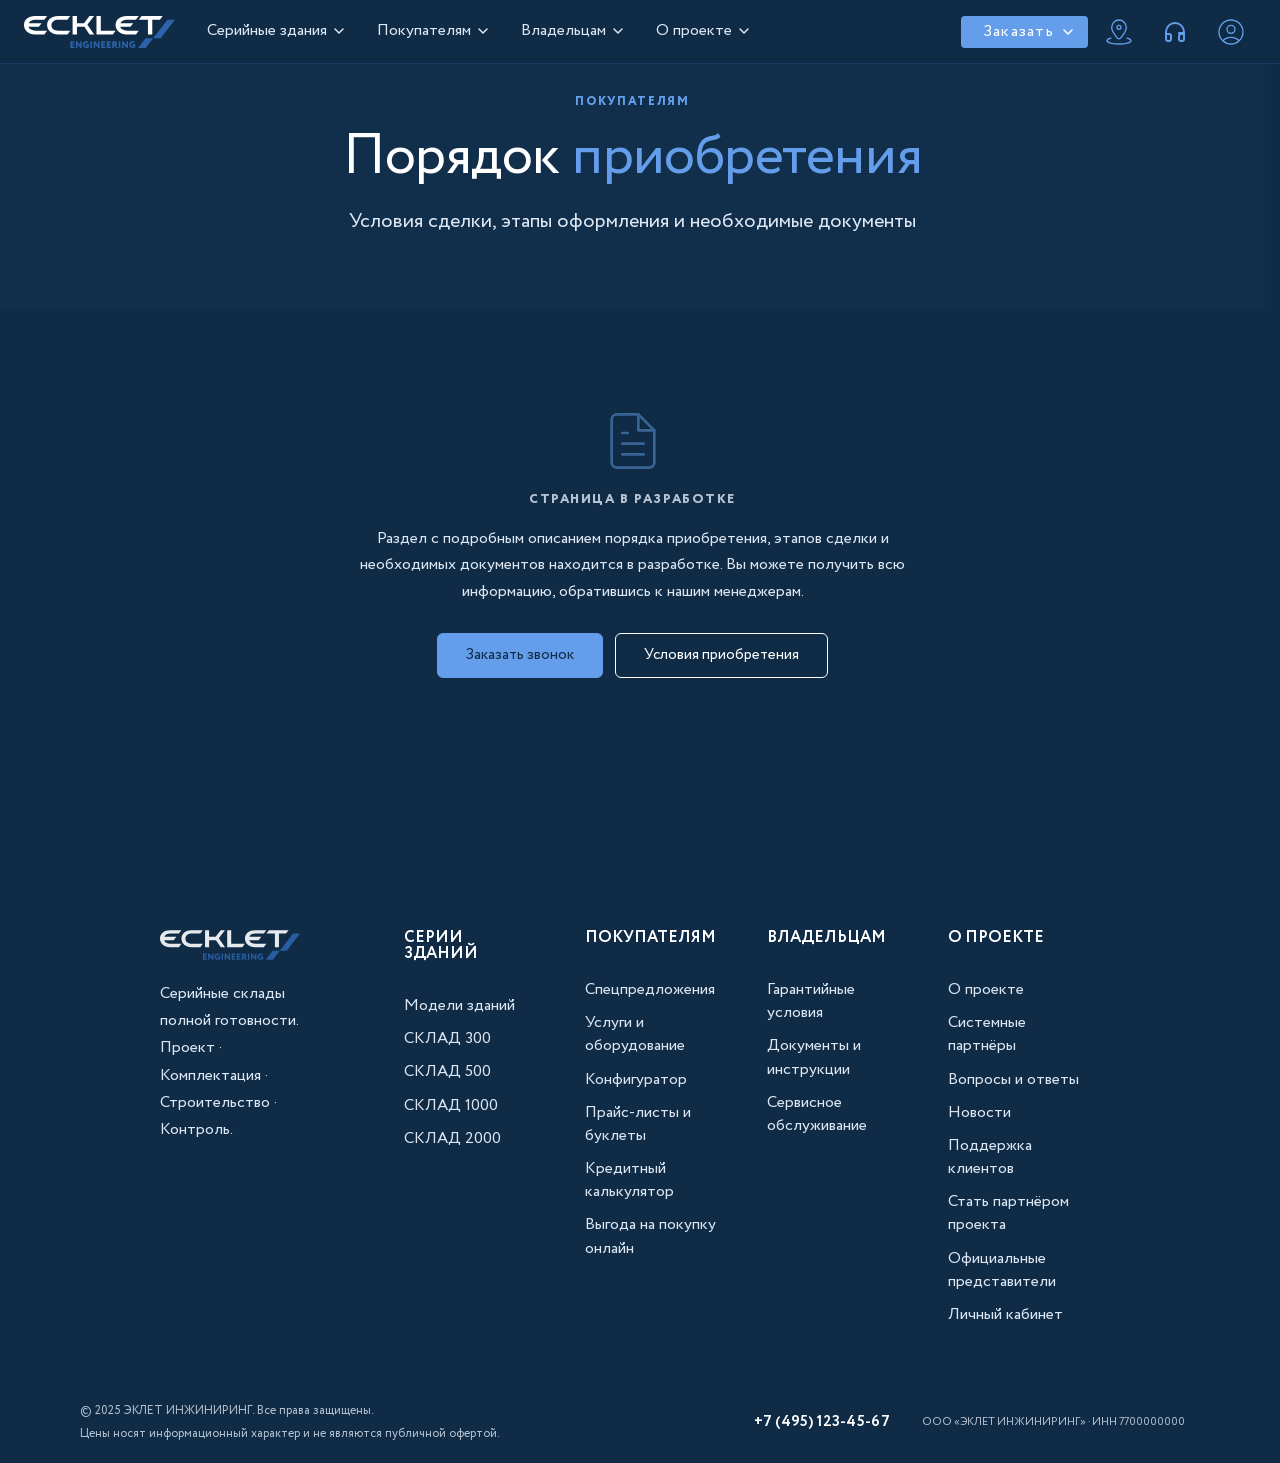
<file: procedure.html>
<!DOCTYPE html>
<html lang="ru">

<head>
  <meta charset="UTF-8">
  <meta name="viewport" content="width=device-width, initial-scale=1.0">
  <title>Порядок приобретения — ЭКЛЕТ ИНЖИНИРИНГ</title>

  <link rel="stylesheet" href="styles/styles.css">
</head>

<body>

  <!-- NAV -->
  <nav class="header-nav header-nav-shad">
    <a class="nav-logo" href="index.html">
      <svg width="151" height="32" viewBox="0 0 151 32" fill="none" xmlns="http://www.w3.org/2000/svg">
        <path fill-rule="evenodd" clip-rule="evenodd" d="M33.9442 3.66504H43.4512L46.2546 0.0148926H33.9442C27.6976 0.0148926 23.127 3.64983 23.127 9.03379C23.127 14.4178 27.6976 18.4025 33.9442 18.4025H43.4512L46.2546 14.7676H36.3667C31.4303 14.7676 27.4386 13.5356 27.4386 9.2163C27.4539 5.59657 30.6381 3.66504 33.9442 3.66504Z" fill="white"/>
        <path fill-rule="evenodd" clip-rule="evenodd" d="M10.8173 3.66535H20.3243L23.1276 0H10.8173C4.57067 0 0 3.63493 0 9.0189C0 14.4029 4.57067 18.3876 10.8173 18.3876H20.3243L23.1276 14.7527H13.2397C8.98899 14.7527 5.4391 13.8249 4.5402 10.8135H14.809L17.6123 7.16341H4.70779C5.6524 4.88207 8.19674 3.68056 10.8173 3.66535Z" fill="white"/>
        <path fill-rule="evenodd" clip-rule="evenodd" d="M76.8035 0.0148926H72.4766V18.4177H88.7786L91.6125 14.7828H76.8035V0.0148926Z" fill="white"/>
        <path fill-rule="evenodd" clip-rule="evenodd" d="M117.574 0.0148926L114.725 3.66504H123.927V18.4177H128.284V3.66504H135.887L138.721 0.0148926H117.574Z" fill="white"/>
        <path fill-rule="evenodd" clip-rule="evenodd" d="M70.1294 0.0148926H65.4978L59.9978 7.1783H52.9589V0.0148926H48.6016V18.4177H52.9589V10.8284H60.3787L65.5588 18.4025H70.1751L63.4258 8.74482C63.4106 8.76003 70.1294 0.0148926 70.1294 0.0148926Z" fill="white"/>
        <path fill-rule="evenodd" clip-rule="evenodd" d="M102.444 3.66535H111.951L114.755 0H102.444C96.1976 0 91.627 3.63493 91.627 9.0189C91.627 14.4029 96.1976 18.3876 102.444 18.3876H111.951L114.755 14.7527H104.867C100.616 14.7527 97.0661 13.8249 96.1672 10.8135H106.436L109.239 7.16341H96.3348C97.2794 4.88207 99.8237 3.66535 102.444 3.66535Z" fill="white"/>
        <path fill-rule="evenodd" clip-rule="evenodd" d="M129.152 22.2052L143.443 3.66553H151L136.709 22.2052H129.152Z" fill="#2C63AC"/>
        <path fill-rule="evenodd" clip-rule="evenodd" d="M114.039 31.9994L121.596 22.2048H129.153L121.596 31.9994H114.039Z" fill="#2C63AC"/>
        <path d="M46.3613 31.8783V25.2168H50.3226V26.6465H47.8849V27.8175H50.0331V29.2472H47.8849V30.4639H50.414V31.8935H46.3613V31.8783ZM57.6814 31.8783H56.4625L53.2935 27.8784V31.8783H51.8614V25.2168H53.0802L56.2492 29.232V25.2168H57.6814V31.8783ZM62.1454 29.5057V28.0761H64.9944V31.057C64.6695 31.3675 64.2791 31.6014 63.8518 31.7414C63.4177 31.9036 62.9592 31.9911 62.4958 32C61.3684 32 60.4847 31.6958 59.8601 31.0723C59.2354 30.4487 58.9154 29.6122 58.9154 28.5628C58.9154 27.5742 59.2202 26.7529 59.8448 26.0989C60.4695 25.4449 61.277 25.1104 62.313 25.1104C63.1814 25.1104 63.9127 25.3385 64.5069 25.81L63.867 27.0419C63.6973 26.8828 63.4944 26.7633 63.2728 26.6921C63.0235 26.6025 62.7607 26.5562 62.4958 26.5552C62.2393 26.5422 61.9828 26.5814 61.7419 26.6703C61.5009 26.7592 61.2806 26.8959 61.0941 27.0723C60.7285 27.4221 60.5609 27.924 60.5609 28.578C60.5478 28.8469 60.5883 29.1156 60.6798 29.3688C60.7713 29.622 60.9121 29.8546 61.0941 30.0533C61.2827 30.2374 61.507 30.381 61.7534 30.4752C61.9997 30.5694 62.2627 30.6121 62.5263 30.6008C62.7341 30.6012 62.9404 30.5652 63.1357 30.4943C63.2965 30.4479 63.4466 30.3704 63.5775 30.2662V29.5361L62.1454 29.5057ZM66.4266 31.8783V25.2168H67.9501V31.8935H66.4266V31.8783ZM75.5984 31.8783H74.3796L71.2106 27.8784V31.8783H69.7784V25.2168H70.9973L74.1663 29.232V25.2168H75.5984V31.8783ZM77.32 31.8783V25.2168H81.2813V26.6465H78.8436V27.8175H80.9918V29.2472H78.8436V30.4639H81.3727V31.8935H77.32V31.8783ZM82.8048 31.8783V25.2168H86.7661V26.6465H84.3284V27.8175H86.4766V29.2472H84.3436V30.4639H86.8727V31.8935H82.8048V31.8783ZM89.8284 31.8783H88.3049V25.2168C88.442 25.2168 88.8534 25.2168 89.5085 25.2016C90.1636 25.1864 90.5293 25.1864 90.575 25.1864C91.4434 25.1864 92.0681 25.3841 92.4642 25.7643C92.8603 26.1446 93.0584 26.6617 93.0584 27.3309C93.0584 28.2434 92.6775 28.8822 91.931 29.2624L93.8811 31.8935H92.0224L90.3922 29.5514H89.8284V31.8783ZM90.4988 26.6312C90.4683 26.6312 90.255 26.6312 89.8284 26.6465V28.1217H90.3769C91.0778 28.1217 91.4129 27.8632 91.4129 27.3461C91.4282 26.8594 91.1082 26.6312 90.4988 26.6312ZM94.8257 31.8783V25.2168H96.3493V31.8935H94.8257V31.8783ZM103.982 31.8783H102.763L99.5945 27.8784V31.8783H98.1623V25.2168H99.3812L102.55 29.232V25.2168H103.982V31.8783ZM108.462 29.5057V28.0761H111.311V31.057C110.986 31.3675 110.595 31.6014 110.168 31.7414C109.734 31.9036 109.275 31.9911 108.812 32C107.685 32 106.801 31.6958 106.176 31.0723C105.552 30.4487 105.232 29.6122 105.232 28.5628C105.232 27.5742 105.536 26.7529 106.161 26.0989C106.786 25.4449 107.593 25.1104 108.629 25.1104C109.498 25.1104 110.229 25.3385 110.823 25.81L110.183 27.0419C110.014 26.8828 109.811 26.7633 109.589 26.6921C109.34 26.6025 109.077 26.5562 108.812 26.5552C108.555 26.5422 108.299 26.5814 108.058 26.6703C107.817 26.7592 107.597 26.8959 107.41 27.0723C107.045 27.4221 106.877 27.924 106.877 28.578C106.864 28.8469 106.904 29.1156 106.996 29.3688C107.087 29.622 107.228 29.8546 107.41 30.0533C107.599 30.2374 107.823 30.381 108.07 30.4752C108.316 30.5694 108.579 30.6121 108.842 30.6008C109.05 30.6012 109.257 30.5652 109.452 30.4943C109.613 30.4479 109.763 30.3704 109.894 30.2662V29.5361L108.462 29.5057Z" fill="#2C63AC"/>
      </svg>
    </a>

    <ul class="nav-links">
      <li class="nav-item--has-dropdown">
        <button type="button" class="nav-dd-trigger" aria-expanded="false" aria-haspopup="true">
          Серийные здания
          <svg class="nav-chevron" width="12" height="12" viewBox="0 0 12 12" fill="none" xmlns="http://www.w3.org/2000/svg">
            <path d="M2 4L6 8L10 4" stroke="currentColor" stroke-width="1.5" stroke-linecap="round" stroke-linejoin="round"/>
          </svg>
        </button>
        <div class="nav-dropdown" role="menu">
          <div class="nav-dropdown__inner">
            <a href="sclad.html?model=0" class="nav-dd-card" role="menuitem">
              <div class="nav-dd-card__img"><img src="images/models-1.png" alt="СКЛАД 300"></div>
              <div class="nav-dd-card__body">
                <div class="nav-dd-card__tag">300 м²</div>
                <div class="nav-dd-card__name">СКЛАД 300</div>
                <div class="nav-dd-card__price">от <strong>24 900 000 ₽</strong></div>
                <span class="nav-dd-card__cta">Подробнее →</span>
              </div>
            </a>
            <a href="sclad.html?model=1" class="nav-dd-card" role="menuitem">
              <div class="nav-dd-card__img"><img src="images/models-1.png" alt="СКЛАД 500"></div>
              <div class="nav-dd-card__body">
                <div class="nav-dd-card__tag">500 м²</div>
                <div class="nav-dd-card__name">СКЛАД 500</div>
                <div class="nav-dd-card__price">от <strong>42 500 000 ₽</strong></div>
                <span class="nav-dd-card__cta">Подробнее →</span>
              </div>
            </a>
            <a href="sclad.html?model=2" class="nav-dd-card" role="menuitem">
              <div class="nav-dd-card__img"><img src="images/models-1.png" alt="СКЛАД 1000"></div>
              <div class="nav-dd-card__body">
                <div class="nav-dd-card__tag">1 000 м²</div>
                <div class="nav-dd-card__name">СКЛАД 1000</div>
                <div class="nav-dd-card__price">от <strong>79 000 000 ₽</strong></div>
                <span class="nav-dd-card__cta">Подробнее →</span>
              </div>
            </a>
            <a href="sclad.html?model=3" class="nav-dd-card" role="menuitem">
              <div class="nav-dd-card__img"><img src="images/models-1.png" alt="СКЛАД 2000"></div>
              <div class="nav-dd-card__body">
                <div class="nav-dd-card__tag">2 000 м²</div>
                <div class="nav-dd-card__name">СКЛАД 2000</div>
                <div class="nav-dd-card__price">от <strong>148 000 000 ₽</strong></div>
                <span class="nav-dd-card__cta">Подробнее →</span>
              </div>
            </a>
            <a href="catalog.html" class="nav-dd-all" role="menuitem">
              <svg width="20" height="20" viewBox="0 0 24 24" fill="none" xmlns="http://www.w3.org/2000/svg">
                <path d="M4 6h16M4 12h16M4 18h7" stroke="currentColor" stroke-width="1.5" stroke-linecap="round"/>
                <path d="M15 16l4 4m0 0l4-4m-4 4V12" stroke="currentColor" stroke-width="1.5" stroke-linecap="round" stroke-linejoin="round"/>
              </svg>
              Смотреть<br>все модели
            </a>
          </div>
          <div class="nav-dd-footer">
            <a href="configurator.html" class="nav-dd-footer__item">
              <svg width="20" height="20" viewBox="0 0 24 24" fill="none" stroke="currentColor" stroke-width="1.5" stroke-linecap="round" stroke-linejoin="round">
                <circle cx="12" cy="12" r="3"/><path d="M19.07 4.93a10 10 0 0 1 0 14.14M4.93 4.93a10 10 0 0 0 0 14.14"/>
                <path d="M15.54 8.46a5 5 0 0 1 0 7.07M8.46 8.46a5 5 0 0 0 0 7.07"/>
              </svg>
              <span>Конфигуратор зданий</span>
            </a>
            <a href="order.html" class="nav-dd-footer__item">
              <svg width="20" height="20" viewBox="0 0 24 24" fill="none" stroke="currentColor" stroke-width="1.5" stroke-linecap="round" stroke-linejoin="round">
                <rect x="1" y="4" width="22" height="16" rx="2" ry="2"/><line x1="1" y1="10" x2="23" y2="10"/>
              </svg>
              <span>Заказать онлайн</span>
            </a>
            <a href="offer.html" class="nav-dd-footer__item">
              <svg width="20" height="20" viewBox="0 0 24 24" fill="none" stroke="currentColor" stroke-width="1.5" stroke-linecap="round" stroke-linejoin="round">
                <path d="M22 16.92v3a2 2 0 0 1-2.18 2 19.79 19.79 0 0 1-8.63-3.07A19.5 19.5 0 0 1 4.69 12 19.79 19.79 0 0 1 1.61 3.41 2 2 0 0 1 3.6 1h3a2 2 0 0 1 2 1.72c.13.96.36 1.9.7 2.81a2 2 0 0 1-.45 2.11L7.91 8.59a16 16 0 0 0 6.06 6.06l.95-.95a2 2 0 0 1 2.11-.45c.91.34 1.85.57 2.81.7A2 2 0 0 1 22 16.92z"/>
              </svg>
              <span>Заказать звонок</span>
            </a>
            <a href="complete.html" class="nav-dd-footer__item">
              <svg width="20" height="20" viewBox="0 0 24 24" fill="none" stroke="currentColor" stroke-width="1.5" stroke-linecap="round" stroke-linejoin="round">
                <polyline points="9 11 12 14 22 4"/><path d="M21 12v7a2 2 0 0 1-2 2H5a2 2 0 0 1-2-2V5a2 2 0 0 1 2-2h11"/>
              </svg>
              <span>Комплектации</span>
            </a>
            <a href="project.html" class="nav-dd-footer__item">
              <svg width="20" height="20" viewBox="0 0 24 24" fill="none" stroke="currentColor" stroke-width="1.5" stroke-linecap="round" stroke-linejoin="round">
                <path d="M21 10c0 7-9 13-9 13s-9-6-9-13a9 9 0 0 1 18 0z"/><circle cx="12" cy="10" r="3"/>
              </svg>
              <span>Выбрать локацию</span>
            </a>
          </div>
        </div>
      </li>

      <li class="nav-item--has-dropdown">
        <button type="button" class="nav-dd-trigger" aria-expanded="false" aria-haspopup="true">
          Покупателям
          <svg class="nav-chevron" width="12" height="12" viewBox="0 0 12 12" fill="none" xmlns="http://www.w3.org/2000/svg">
            <path d="M2 4L6 8L10 4" stroke="currentColor" stroke-width="1.5" stroke-linecap="round" stroke-linejoin="round"/>
          </svg>
        </button>
        <div class="nav-dropdown" role="menu">
          <div class="nav-dd-cols">
            <div class="nav-dd-col">
              <div class="nav-dd-col__title">Выбор здания</div>
              <ul class="nav-dd-col__list">
                <li><a href="catalog.html" class="nav-dd-col__link">Каталог серийных складов</a></li>
                <li><a href="configurator.html" class="nav-dd-col__link">Конфигуратор</a></li>
                <li><a href="specs.html" class="nav-dd-col__link">Технические характеристики</a></li>
                <li><a href="complete.html" class="nav-dd-col__link">Комплектации</a></li>
                <li><a href="offer.html" class="nav-dd-col__link">Спецпредложения</a></li>
              </ul>
            </div>
            <div class="nav-dd-col">
              <div class="nav-dd-col__title">Покупка</div>
              <ul class="nav-dd-col__list">
                <li><a href="buyers.html" class="nav-dd-col__link">Условия приобретения</a></li>
                <li><a href="complete.html" class="nav-dd-col__link">Комплектации и опции</a></li>
                <li><a href="order.html" class="nav-dd-col__link">Заказать онлайн</a></li>
                <li><a href="project.html" class="nav-dd-col__link">Выбрать локацию</a></li>
                <li><a href="buyers.html" class="nav-dd-col__link">Корпоративным клиентам</a></li>
              </ul>
            </div>
            <div class="nav-dd-col">
              <div class="nav-dd-col__title">Финансирование</div>
              <ul class="nav-dd-col__list">
                <li><a href="buyers.html" class="nav-dd-col__link">Проектное финансирование</a></li>
                <li><a href="buyers.html" class="nav-dd-col__link">Лизинг</a></li>
                <li><a href="buyers.html" class="nav-dd-col__link">Рассрочка платежа</a></li>
                <li><a href="buyers.html" class="nav-dd-col__link">Калькулятор стоимости</a></li>
              </ul>
            </div>
            <div class="nav-dd-col">
              <div class="nav-dd-col__title">Сервис</div>
              <ul class="nav-dd-col__list">
                <li><a href="buyers.html" class="nav-dd-col__link">Сервисный контракт</a></li>
                <li><a href="buyers.html" class="nav-dd-col__link">Гарантийные условия</a></li>
                <li><a href="equipment.html" class="nav-dd-col__link">Услуги и оборудование</a></li>
                <li><a href="buyers.html" class="nav-dd-col__link">Документация</a></li>
              </ul>
            </div>
          </div>
          <div class="nav-dd-footer nav-dd-footer--3">
            <a href="configurator.html" class="nav-dd-footer__item">
              <svg width="20" height="20" viewBox="0 0 24 24" fill="none" stroke="currentColor" stroke-width="1.5" stroke-linecap="round" stroke-linejoin="round">
                <circle cx="12" cy="12" r="3"/><path d="M19.07 4.93a10 10 0 0 1 0 14.14M4.93 4.93a10 10 0 0 0 0 14.14"/>
                <path d="M15.54 8.46a5 5 0 0 1 0 7.07M8.46 8.46a5 5 0 0 0 0 7.07"/>
              </svg>
              <span>Конфигуратор зданий</span>
            </a>
            <a href="buyers.html" class="nav-dd-footer__item">
              <svg width="20" height="20" viewBox="0 0 24 24" fill="none" stroke="currentColor" stroke-width="1.5" stroke-linecap="round" stroke-linejoin="round">
                <rect x="2" y="3" width="20" height="14" rx="2"/><path d="M8 21h8M12 17v4"/>
              </svg>
              <span>Рассчитать стоимость</span>
            </a>
            <a href="offer.html" class="nav-dd-footer__item">
              <svg width="20" height="20" viewBox="0 0 24 24" fill="none" stroke="currentColor" stroke-width="1.5" stroke-linecap="round" stroke-linejoin="round">
                <path d="M22 16.92v3a2 2 0 0 1-2.18 2 19.79 19.79 0 0 1-8.63-3.07A19.5 19.5 0 0 1 4.69 12 19.79 19.79 0 0 1 1.61 3.41 2 2 0 0 1 3.6 1h3a2 2 0 0 1 2 1.72c.13.96.36 1.9.7 2.81a2 2 0 0 1-.45 2.11L7.91 8.59a16 16 0 0 0 6.06 6.06l.95-.95a2 2 0 0 1 2.11-.45c.91.34 1.85.57 2.81.7A2 2 0 0 1 22 16.92z"/>
              </svg>
              <span>Заказать звонок</span>
            </a>
          </div>
        </div>
      </li>

      <li class="nav-item--has-dropdown">
        <button type="button" class="nav-dd-trigger" aria-expanded="false" aria-haspopup="true">
          Владельцам
          <svg class="nav-chevron" width="12" height="12" viewBox="0 0 12 12" fill="none" xmlns="http://www.w3.org/2000/svg">
            <path d="M2 4L6 8L10 4" stroke="currentColor" stroke-width="1.5" stroke-linecap="round" stroke-linejoin="round"/>
          </svg>
        </button>
        <div class="nav-dropdown" role="menu">
          <div class="nav-dd-cols">
            <div class="nav-dd-col">
              <div class="nav-dd-col__title">Гарантия и поддержка</div>
              <ul class="nav-dd-col__list">
                <li><a href="owners.html" class="nav-dd-col__link">Гарантийные обязательства</a></li>
                <li><a href="owners.html" class="nav-dd-col__link">Регламент обслуживания</a></li>
                <li><a href="owners.html" class="nav-dd-col__link">Руководство пользователя</a></li>
                <li><a href="owners.html" class="nav-dd-col__link">Поддержка клиентов</a></li>
              </ul>
            </div>
            <div class="nav-dd-col">
              <div class="nav-dd-col__title">Сервисные услуги</div>
              <ul class="nav-dd-col__list">
                <li><a href="owners.html" class="nav-dd-col__link">Подать заявку на сервис</a></li>
                <li><a href="buyers.html" class="nav-dd-col__link">Сервисный контракт</a></li>
                <li><a href="owners.html" class="nav-dd-col__link">Плановый ремонт</a></li>
                <li><a href="owners.html" class="nav-dd-col__link">Аварийная поддержка</a></li>
                <li><a href="equipment.html" class="nav-dd-col__link">Услуги и оборудование</a></li>
              </ul>
            </div>
            <div class="nav-dd-col">
              <div class="nav-dd-col__title">Документация</div>
              <ul class="nav-dd-col__list">
                <li><a href="owners.html" class="nav-dd-col__link">Техническая документация</a></li>
                <li><a href="owners.html" class="nav-dd-col__link">Паспорт здания</a></li>
                <li><a href="owners.html" class="nav-dd-col__link">Исполнительная документация</a></li>
                <li><a href="owners.html" class="nav-dd-col__link">Схемы и чертежи</a></li>
              </ul>
            </div>
            <div class="nav-dd-col">
              <div class="nav-dd-col__title">Цифровые сервисы</div>
              <ul class="nav-dd-col__list">
                <li><a href="owners.html" class="nav-dd-col__link">Личный кабинет</a></li>
                <li><a href="owners.html" class="nav-dd-col__link">Мобильное приложение</a></li>
                <li><a href="owners.html" class="nav-dd-col__link">Управление объектом</a></li>
                <li><a href="owners.html" class="nav-dd-col__link">Сообщество владельцев</a></li>
              </ul>
            </div>
          </div>
          <div class="nav-dd-footer nav-dd-footer--3">
            <a href="owners.html" class="nav-dd-footer__item">
              <svg width="20" height="20" viewBox="0 0 24 24" fill="none" stroke="currentColor" stroke-width="1.5" stroke-linecap="round" stroke-linejoin="round">
                <path d="M14.7 6.3a1 1 0 0 0 0 1.4l1.6 1.6a1 1 0 0 0 1.4 0l3.77-3.77a6 6 0 0 1-7.94 7.94l-6.91 6.91a2.12 2.12 0 0 1-3-3l6.91-6.91a6 6 0 0 1 7.94-7.94l-3.76 3.76z"/>
              </svg>
              <span>Подать заявку на сервис</span>
            </a>
            <a href="owners.html" class="nav-dd-footer__item">
              <svg width="20" height="20" viewBox="0 0 24 24" fill="none" stroke="currentColor" stroke-width="1.5" stroke-linecap="round" stroke-linejoin="round">
                <path d="M14 2H6a2 2 0 0 0-2 2v16a2 2 0 0 0 2 2h12a2 2 0 0 0 2-2V8z"/>
                <polyline points="14 2 14 8 20 8"/><line x1="16" y1="13" x2="8" y2="13"/>
                <line x1="16" y1="17" x2="8" y2="17"/><polyline points="10 9 9 9 8 9"/>
              </svg>
              <span>Документация</span>
            </a>
            <a href="owners.html" class="nav-dd-footer__item">
              <svg width="20" height="20" viewBox="0 0 24 24" fill="none" stroke="currentColor" stroke-width="1.5" stroke-linecap="round" stroke-linejoin="round">
                <path d="M20 21v-2a4 4 0 0 0-4-4H8a4 4 0 0 0-4 4v2"/><circle cx="12" cy="7" r="4"/>
              </svg>
              <span>Личный кабинет</span>
            </a>
          </div>
        </div>
      </li>

      <li class="nav-item--has-dropdown">
        <button type="button" class="nav-dd-trigger" aria-expanded="false" aria-haspopup="true">
          О проекте
          <svg class="nav-chevron" width="12" height="12" viewBox="0 0 12 12" fill="none" xmlns="http://www.w3.org/2000/svg">
            <path d="M2 4L6 8L10 4" stroke="currentColor" stroke-width="1.5" stroke-linecap="round" stroke-linejoin="round"/>
          </svg>
        </button>
        <div class="nav-dropdown" role="menu">
          <div class="nav-dd-cols">
            <div class="nav-dd-col">
              <div class="nav-dd-col__title">О компании</div>
              <ul class="nav-dd-col__list">
                <li><a href="project.html" class="nav-dd-col__link">О проекте</a></li>
                <li><a href="project.html" class="nav-dd-col__link">Системные партнеры</a></li>
                <li><a href="project.html" class="nav-dd-col__link">Вопросы и ответы</a></li>
                <li><a href="project.html" class="nav-dd-col__link">Новости</a></li>
                <li><a href="project.html" class="nav-dd-col__link">Поддержка клиентов</a></li>
                <li><a href="project.html" class="nav-dd-col__link">Стать партнёром проекта</a></li>
              </ul>
            </div>
            <div class="nav-dd-col">
              <div class="nav-dd-col__title">Производство</div>
              <ul class="nav-dd-col__list">
                <li><a href="project.html" class="nav-dd-col__link">Технологии строительства</a></li>
                <li><a href="project.html" class="nav-dd-col__link">Контроль качества</a></li>
                <li><a href="project.html" class="nav-dd-col__link">Сертификаты и лицензии</a></li>
                <li><a href="project.html" class="nav-dd-col__link">Реализованные объекты</a></li>
                <li><a href="project.html" class="nav-dd-col__link">Стать партнёром</a></li>
              </ul>
            </div>
            <div class="nav-dd-col">
              <div class="nav-dd-col__title">Юридическая информация</div>
              <ul class="nav-dd-col__list">
                <li><a href="project.html" class="nav-dd-col__link">Пользовательское соглашение</a></li>
                <li><a href="project.html" class="nav-dd-col__link">Согласие на обработку ПД</a></li>
                <li><a href="project.html" class="nav-dd-col__link">Согласие на предоставление ПД третьим лицам</a></li>
                <li><a href="project.html" class="nav-dd-col__link">Правила дистанционной продажи</a></li>
                <li><a href="project.html" class="nav-dd-col__link">Политика конфиденциальности</a></li>
              </ul>
            </div>
            <div class="nav-dd-col">
              <div class="nav-dd-col__title">Контакты</div>
              <ul class="nav-dd-col__list">
                <li><a href="project.html" class="nav-dd-col__link">Головной офис</a></li>
                <li><a href="project.html" class="nav-dd-col__link">Региональные представительства</a></li>
                <li><a href="project.html" class="nav-dd-col__link">Отдел продаж</a></li>
                <li><a href="project.html" class="nav-dd-col__link">Пресс-служба</a></li>
              </ul>
            </div>
          </div>
          <div class="nav-dd-footer nav-dd-footer--3">
            <a href="project.html" class="nav-dd-footer__item">
              <svg width="20" height="20" viewBox="0 0 24 24" fill="none" stroke="currentColor" stroke-width="1.5" stroke-linecap="round" stroke-linejoin="round">
                <circle cx="12" cy="12" r="10"/><line x1="12" y1="8" x2="12" y2="12"/>
                <line x1="12" y1="16" x2="12.01" y2="16"/>
              </svg>
              <span>О компании</span>
            </a>
            <a href="project.html" class="nav-dd-footer__item">
              <svg width="20" height="20" viewBox="0 0 24 24" fill="none" stroke="currentColor" stroke-width="1.5" stroke-linecap="round" stroke-linejoin="round">
                <polygon points="12 2 15.09 8.26 22 9.27 17 14.14 18.18 21.02 12 17.77 5.82 21.02 7 14.14 2 9.27 8.91 8.26 12 2"/>
              </svg>
              <span>Реализованные объекты</span>
            </a>
            <a href="project.html" class="nav-dd-footer__item">
              <svg width="20" height="20" viewBox="0 0 24 24" fill="none" stroke="currentColor" stroke-width="1.5" stroke-linecap="round" stroke-linejoin="round">
                <path d="M22 16.92v3a2 2 0 0 1-2.18 2 19.79 19.79 0 0 1-8.63-3.07A19.5 19.5 0 0 1 4.69 12 19.79 19.79 0 0 1 1.61 3.41 2 2 0 0 1 3.6 1h3a2 2 0 0 1 2 1.72c.13.96.36 1.9.7 2.81a2 2 0 0 1-.45 2.11L7.91 8.59a16 16 0 0 0 6.06 6.06l.95-.95a2 2 0 0 1 2.11-.45c.91.34 1.85.57 2.81.7A2 2 0 0 1 22 16.92z"/>
              </svg>
              <span>Связаться с нами</span>
            </a>
          </div>
        </div>
      </li>
    </ul>

    <div class="nav-right">
      <div class="nav-item--has-dropdown">
        <button type="button" class="cat-nav-cta nav-dd-trigger" aria-expanded="false" aria-haspopup="true">
          Заказать
          <svg class="nav-chevron" width="12" height="12" viewBox="0 0 12 12" fill="none" xmlns="http://www.w3.org/2000/svg">
            <path d="M2 4L6 8L10 4" stroke="currentColor" stroke-width="1.5" stroke-linecap="round" stroke-linejoin="round"/>
          </svg>
        </button>
        <div class="nav-dropdown" role="menu">
          <div class="nav-dd-order">
            <a href="order.html" class="nav-dd-order__card" role="menuitem">
              <svg width="32" height="32" viewBox="0 0 24 24" fill="none" stroke="currentColor" stroke-width="1.5" stroke-linecap="round" stroke-linejoin="round">
                <rect x="2" y="3" width="20" height="14" rx="2" ry="2"/>
                <line x1="8" y1="21" x2="16" y2="21"/><line x1="12" y1="17" x2="12" y2="21"/>
              </svg>
              <span class="nav-dd-order__title">Заказать онлайн</span>
              <span class="nav-dd-order__sub">Оформите заявку за 5 минут на сайте</span>
            </a>
            <a href="procedure.html" class="nav-dd-order__card" role="menuitem">
              <svg width="32" height="32" viewBox="0 0 24 24" fill="none" stroke="currentColor" stroke-width="1.5" stroke-linecap="round" stroke-linejoin="round">
                <path d="M14 2H6a2 2 0 0 0-2 2v16a2 2 0 0 0 2 2h12a2 2 0 0 0 2-2V8z"/>
                <polyline points="14 2 14 8 20 8"/><line x1="16" y1="13" x2="8" y2="13"/>
                <line x1="16" y1="17" x2="8" y2="17"/><polyline points="10 9 9 9 8 9"/>
              </svg>
              <span class="nav-dd-order__title">Порядок приобретения</span>
              <span class="nav-dd-order__sub">Условия, этапы сделки и документы</span>
            </a>
            <button type="button" class="nav-dd-order__card" onclick="openModal()" role="menuitem">
              <svg width="32" height="32" viewBox="0 0 24 24" fill="none" stroke="currentColor" stroke-width="1.5" stroke-linecap="round" stroke-linejoin="round">
                <path d="M22 16.92v3a2 2 0 0 1-2.18 2 19.79 19.79 0 0 1-8.63-3.07A19.5 19.5 0 0 1 4.69 12 19.79 19.79 0 0 1 1.61 3.41 2 2 0 0 1 3.6 1h3a2 2 0 0 1 2 1.72c.13.96.36 1.9.7 2.81a2 2 0 0 1-.45 2.11L7.91 8.59a16 16 0 0 0 6.06 6.06l.95-.95a2 2 0 0 1 2.11-.45c.91.34 1.85.57 2.81.7A2 2 0 0 1 22 16.92z"/>
              </svg>
              <span class="nav-dd-order__title">Заказать звонок</span>
              <span class="nav-dd-order__sub">Перезвоним в течение часа</span>
            </button>
          </div>
        </div>
      </div>
      <a href="/" class="sales-territory">
        <svg width="32" height="32" viewBox="0 0 32 32" fill="none" xmlns="http://www.w3.org/2000/svg">
          <path d="M8 22.1821C5.545 22.7924 4 23.6794 4 24.6667C4 26.5076 9.37258 28 16 28C22.6274 28 28 26.5076 28 24.6667C28 23.6794 26.455 22.7924 24 22.1821M23.3333 11.7778C23.3333 14.6525 20.0489 19.1536 17.8761 21.8167C16.8935 23.021 15.1065 23.021 14.1239 21.8167C11.9511 19.1536 8.66667 14.6525 8.66667 11.7778C8.66667 7.48223 11.9499 4 16 4C20.0501 4 23.3333 7.48223 23.3333 11.7778ZM18 11.3333C18 12.4379 17.1046 13.3333 16 13.3333C14.8954 13.3333 14 12.4379 14 11.3333C14 10.2288 14.8954 9.33333 16 9.33333C17.1046 9.33333 18 10.2288 18 11.3333Z" stroke="#649DEA" stroke-width="1.33333" stroke-linecap="round" stroke-linejoin="round"/>
        </svg>
      </a>
      <button type="button" class="support-float-btn" aria-label="Открыть поддержку">
        <svg viewBox="0 0 24 24" width="24" height="24" fill="none" stroke="currentColor" stroke-width="2" stroke-linecap="round" stroke-linejoin="round">
          <path d="M3 18v-6a9 9 0 0 1 18 0v6"></path>
          <path d="M21 19a2 2 0 0 1-2 2h-1a2 2 0 0 1-2-2v-3a2 2 0 0 1 2-2h3zM3 19a2 2 0 0 0 2 2h1a2 2 0 0 0 2-2v-3a2 2 0 0 0-2-2H3z"></path>
          <path d="M20 13h-4"></path>
        </svg>
      </button>
      <a href="/" class="lk-button" aria-label="Личный кабинет">
        <svg width="32" height="32" viewBox="0 0 32 32" fill="none" xmlns="http://www.w3.org/2000/svg">
          <path d="M23.9379 24.9996C23.4453 23.6843 20.0792 21.3333 16 21.3333C11.9208 21.3333 8.55471 23.6843 8.06205 24.9996M8.06205 24.9996C10.1775 26.8669 12.9564 28 16 28C19.0436 28 21.8225 26.8669 23.9379 24.9996C26.4289 22.8008 28 19.5838 28 16C28 9.37258 22.6274 4 16 4C9.37258 4 4 9.37258 4 16C4 19.5839 5.57106 22.8008 8.06205 24.9996ZM20 13.3333C20 15.5425 18.2091 17.3333 16 17.3333C13.7909 17.3333 12 15.5425 12 13.3333C12 11.1242 13.7909 9.33333 16 9.33333C18.2091 9.33333 20 11.1242 20 13.3333Z" stroke-width="1.33333"/>
        </svg>
      </a>
    </div>
  </nav>
  <div class="nav-dd-overlay" aria-hidden="true"></div>

  <div id="page-content">

    <!-- ══ HERO-ЗАГЛУШКА ══ -->
    <section class="prc-hero">
      <div class="prc-hero__eyebrow">Покупателям</div>
      <h1 class="prc-hero__title">Порядок <span>приобретения</span></h1>
      <p class="prc-hero__sub">Условия сделки, этапы оформления и необходимые документы</p>
    </section>

    <!-- ══ ЗАГЛУШКА ══ -->
    <section class="prc-stub">
      <div class="prc-stub__inner">
        <svg class="prc-stub__icon" width="64" height="64" viewBox="0 0 24 24" fill="none" stroke="currentColor" stroke-width="1" stroke-linecap="round" stroke-linejoin="round">
          <path d="M14 2H6a2 2 0 0 0-2 2v16a2 2 0 0 0 2 2h12a2 2 0 0 0 2-2V8z"/>
          <polyline points="14 2 14 8 20 8"/>
          <line x1="16" y1="13" x2="8" y2="13"/>
          <line x1="16" y1="17" x2="8" y2="17"/>
          <polyline points="10 9 9 9 8 9"/>
        </svg>
        <p class="prc-stub__label">Страница в разработке</p>
        <p class="prc-stub__text">Раздел с подробным описанием порядка приобретения, этапов сделки и необходимых документов находится в разработке. Вы можете получить всю информацию, обратившись к нашим менеджерам.</p>
        <div class="prc-stub__actions">
          <button type="button" class="prc-stub__btn prc-stub__btn--primary" onclick="openModal()">
            Заказать звонок
          </button>
          <a href="buyers.html" class="prc-stub__btn prc-stub__btn--secondary">
            Условия приобретения
          </a>
        </div>
      </div>
    </section>

    <!-- ── FOOTER ── -->
    <footer class="site-footer">
      <div class="site-footer__top">

        <div class="site-footer__brand">
          <a href="index.html" class="site-footer__logo">
            <svg width="140" height="30" viewBox="0 0 151 32" fill="none" xmlns="http://www.w3.org/2000/svg">
              <path fill-rule="evenodd" clip-rule="evenodd" d="M33.9442 3.66504H43.4512L46.2546 0.0148926H33.9442C27.6976 0.0148926 23.127 3.64983 23.127 9.03379C23.127 14.4178 27.6976 18.4025 33.9442 18.4025H43.4512L46.2546 14.7676H36.3667C31.4303 14.7676 27.4386 13.5356 27.4386 9.2163C27.4539 5.59657 30.6381 3.66504 33.9442 3.66504Z" fill="white"/>
              <path fill-rule="evenodd" clip-rule="evenodd" d="M10.8173 3.66535H20.3243L23.1276 0H10.8173C4.57067 0 0 3.63493 0 9.0189C0 14.4029 4.57067 18.3876 10.8173 18.3876H20.3243L23.1276 14.7527H13.2397C8.98899 14.7527 5.4391 13.8249 4.5402 10.8135H14.809L17.6123 7.16341H4.70779C5.6524 4.88207 8.19674 3.68056 10.8173 3.66535Z" fill="white"/>
              <path fill-rule="evenodd" clip-rule="evenodd" d="M76.8035 0.0148926H72.4766V18.4177H88.7786L91.6125 14.7828H76.8035V0.0148926Z" fill="white"/>
              <path fill-rule="evenodd" clip-rule="evenodd" d="M117.574 0.0148926L114.725 3.66504H123.927V18.4177H128.284V3.66504H135.887L138.721 0.0148926H117.574Z" fill="white"/>
              <path fill-rule="evenodd" clip-rule="evenodd" d="M70.1294 0.0148926H65.4978L59.9978 7.1783H52.9589V0.0148926H48.6016V18.4177H52.9589V10.8284H60.3787L65.5588 18.4025H70.1751L63.4258 8.74482C63.4106 8.76003 70.1294 0.0148926 70.1294 0.0148926Z" fill="white"/>
              <path fill-rule="evenodd" clip-rule="evenodd" d="M102.444 3.66535H111.951L114.755 0H102.444C96.1976 0 91.627 3.63493 91.627 9.0189C91.627 14.4029 96.1976 18.3876 102.444 18.3876H111.951L114.755 14.7527H104.867C100.616 14.7527 97.0661 13.8249 96.1672 10.8135H106.436L109.239 7.16341H96.3348C97.2794 4.88207 99.8237 3.66535 102.444 3.66535Z" fill="white"/>
              <path fill-rule="evenodd" clip-rule="evenodd" d="M129.152 22.2052L143.443 3.66553H151L136.709 22.2052H129.152Z" fill="#2C63AC"/>
              <path fill-rule="evenodd" clip-rule="evenodd" d="M114.039 31.9994L121.596 22.2048H129.153L121.596 31.9994H114.039Z" fill="#2C63AC"/>
              <path d="M46.3613 31.8783V25.2168H50.3226V26.6465H47.8849V27.8175H50.0331V29.2472H47.8849V30.4639H50.414V31.8935H46.3613V31.8783ZM57.6814 31.8783H56.4625L53.2935 27.8784V31.8783H51.8614V25.2168H53.0802L56.2492 29.232V25.2168H57.6814V31.8783ZM62.1454 29.5057V28.0761H64.9944V31.057C64.6695 31.3675 64.2791 31.6014 63.8518 31.7414C63.4177 31.9036 62.9592 31.9911 62.4958 32C61.3684 32 60.4847 31.6958 59.8601 31.0723C59.2354 30.4487 58.9154 29.6122 58.9154 28.5628C58.9154 27.5742 59.2202 26.7529 59.8448 26.0989C60.4695 25.4449 61.277 25.1104 62.313 25.1104C63.1814 25.1104 63.9127 25.3385 64.5069 25.81L63.867 27.0419C63.6973 26.8828 63.4944 26.7633 63.2728 26.6921C63.0235 26.6025 62.7607 26.5562 62.4958 26.5552C62.2393 26.5422 61.9828 26.5814 61.7419 26.6703C61.5009 26.7592 61.2806 26.8959 61.0941 27.0723C60.7285 27.4221 60.5609 27.924 60.5609 28.578C60.5478 28.8469 60.5883 29.1156 60.6798 29.3688C60.7713 29.622 60.9121 29.8546 61.0941 30.0533C61.2827 30.2374 61.507 30.381 61.7534 30.4752C61.9997 30.5694 62.2627 30.6121 62.5263 30.6008C62.7341 30.6012 62.9404 30.5652 63.1357 30.4943C63.2965 30.4479 63.4466 30.3704 63.5775 30.2662V29.5361L62.1454 29.5057ZM66.4266 31.8783V25.2168H67.9501V31.8935H66.4266V31.8783ZM75.5984 31.8783H74.3796L71.2106 27.8784V31.8783H69.7784V25.2168H70.9973L74.1663 29.232V25.2168H75.5984V31.8783ZM77.32 31.8783V25.2168H81.2813V26.6465H78.8436V27.8175H80.9918V29.2472H78.8436V30.4639H81.3727V31.8935H77.32V31.8783ZM82.8048 31.8783V25.2168H86.7661V26.6465H84.3284V27.8175H86.4766V29.2472H84.3436V30.4639H86.8727V31.8935H82.8048V31.8783ZM89.8284 31.8783H88.3049V25.2168C88.442 25.2168 88.8534 25.2168 89.5085 25.2016C90.1636 25.1864 90.5293 25.1864 90.575 25.1864C91.4434 25.1864 92.0681 25.3841 92.4642 25.7643C92.8603 26.1446 93.0584 26.6617 93.0584 27.3309C93.0584 28.2434 92.6775 28.8822 91.931 29.2624L93.8811 31.8935H92.0224L90.3922 29.5514H89.8284V31.8783ZM90.4988 26.6312C90.4683 26.6312 90.255 26.6312 89.8284 26.6465V28.1217H90.3769C91.0778 28.1217 91.4129 27.8632 91.4129 27.3461C91.4282 26.8594 91.1082 26.6312 90.4988 26.6312ZM94.8257 31.8783V25.2168H96.3493V31.8935H94.8257V31.8783ZM103.982 31.8783H102.763L99.5945 27.8784V31.8783H98.1623V25.2168H99.3812L102.55 29.232V25.2168H103.982V31.8783ZM108.462 29.5057V28.0761H111.311V31.057C110.986 31.3675 110.595 31.6014 110.168 31.7414C109.734 31.9036 109.275 31.9911 108.812 32C107.685 32 106.801 31.6958 106.176 31.0723C105.552 30.4487 105.232 29.6122 105.232 28.5628C105.232 27.5742 105.536 26.7529 106.161 26.0989C106.786 25.4449 107.593 25.1104 108.629 25.1104C109.498 25.1104 110.229 25.3385 110.823 25.81L110.183 27.0419C110.014 26.8828 109.811 26.7633 109.589 26.6921C109.34 26.6025 109.077 26.5562 108.812 26.5552C108.555 26.5422 108.299 26.5814 108.058 26.6703C107.817 26.7592 107.597 26.8959 107.41 27.0723C107.045 27.4221 106.877 27.924 106.877 28.578C106.864 28.8469 106.904 29.1156 106.996 29.3688C107.087 29.622 107.228 29.8546 107.41 30.0533C107.599 30.2374 107.823 30.381 108.07 30.4752C108.316 30.5694 108.579 30.6121 108.842 30.6008C109.05 30.6012 109.257 30.5652 109.452 30.4943C109.613 30.4479 109.763 30.3704 109.894 30.2662V29.5361L108.462 29.5057Z" fill="#2C63AC"/>
            </svg>
          </a>
          <p class="site-footer__tagline">Серийные склады полной готовности.<br>Проект · Комплектация · Строительство · Контроль.</p>
        </div>

        <div class="site-footer__col">
          <div class="site-footer__col-title">Серии зданий</div>
          <ul class="site-footer__list">
            <li><a href="catalog.html">Модели зданий</a></li>
            <li><a href="sclad.html?model=0">СКЛАД 300</a></li>
            <li><a href="sclad.html?model=1">СКЛАД 500</a></li>
            <li><a href="sclad.html?model=2">СКЛАД 1000</a></li>
            <li><a href="sclad.html?model=3">СКЛАД 2000</a></li>
          </ul>
        </div>

        <div class="site-footer__col">
          <div class="site-footer__col-title">Покупателям</div>
          <ul class="site-footer__list">
            <li><a href="#">Спецпредложения</a></li>
            <li><a href="equipment.html">Услуги и оборудование</a></li>
            <li><a href="configurator.html">Конфигуратор</a></li>
            <li><a href="#">Прайс-листы и буклеты</a></li>
            <li><a href="#">Кредитный калькулятор</a></li>
            <li><a href="#">Выгода на покупку онлайн</a></li>
          </ul>
        </div>

        <div class="site-footer__col">
          <div class="site-footer__col-title">Владельцам</div>
          <ul class="site-footer__list">
            <li><a href="#">Гарантийные условия</a></li>
            <li><a href="#">Документы и инструкции</a></li>
            <li><a href="#">Сервисное обслуживание</a></li>
          </ul>
        </div>

        <div class="site-footer__col">
          <div class="site-footer__col-title">О проекте</div>
          <ul class="site-footer__list">
            <li><a href="project.html">О проекте</a></li>
            <li><a href="#">Системные партнёры</a></li>
            <li><a href="#">Вопросы и ответы</a></li>
            <li><a href="#">Новости</a></li>
            <li><a href="#">Поддержка клиентов</a></li>
            <li><a href="#">Стать партнёром проекта</a></li>
            <li><a href="#">Официальные представители</a></li>
            <li><a href="#">Личный кабинет</a></li>
          </ul>
        </div>

      </div>

      <div class="site-footer__bottom">
        <div class="site-footer__bottom-left">
          <span>© 2025 ЭКЛЕТ ИНЖИНИРИНГ. Все права защищены.</span>
          <span>Цены носят информационный характер и не являются публичной офертой.</span>
        </div>
        <div class="site-footer__bottom-right">
          <a href="tel:+74951234567" class="site-footer__phone">+7 (495) 123-45-67</a>
          <span class="site-footer__requisites">ООО «ЭКЛЕТ ИНЖИНИРИНГ» · ИНН 7700000000</span>
        </div>
      </div>

    </footer>

  </div><!-- /#page-content -->

  <script src="js/common.js"></script>
  <script>
    (function () {
      var pc = document.getElementById('page-content');
      if (pc) setTimeout(function () { pc.classList.add('page-visible'); }, 50);
      if (typeof openModal === 'undefined') {
        window.openModal = function () { alert('Форма заказа звонка'); };
      }
    })();
  </script>

</body>
</html>
</file>
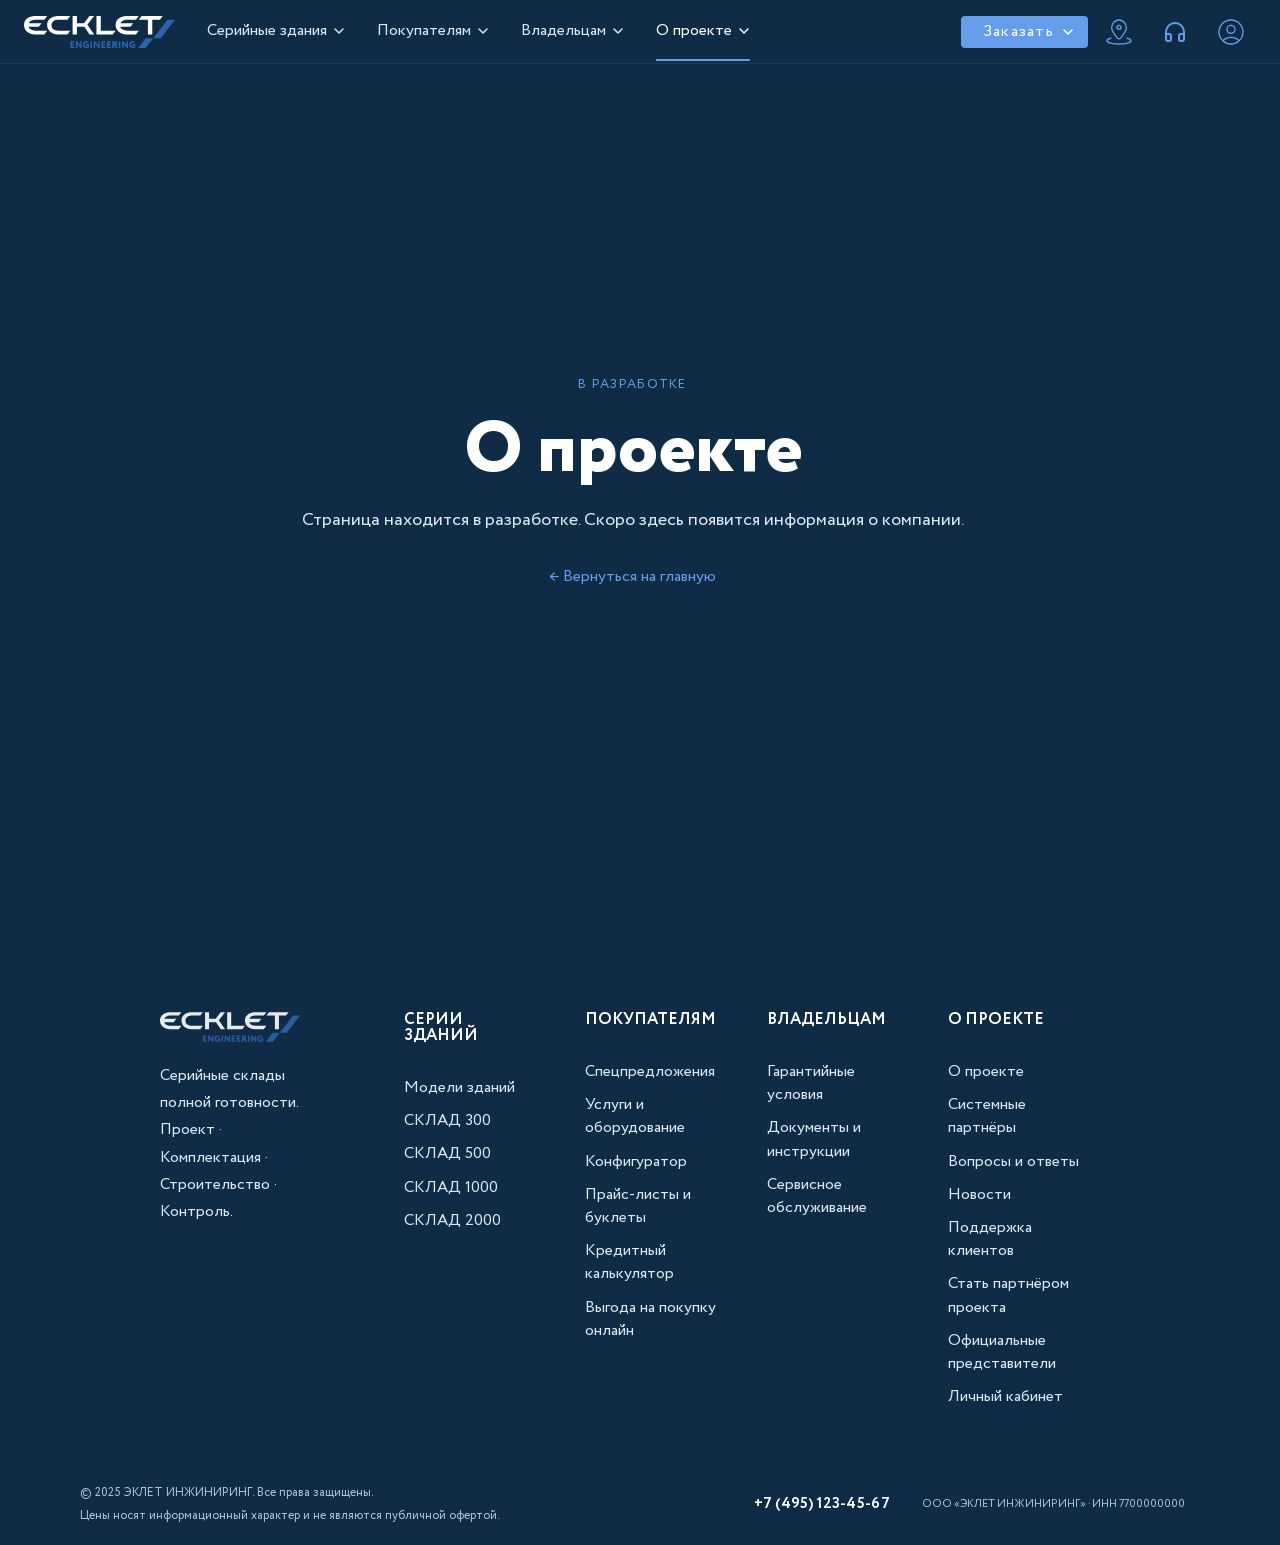
<file: project.html>
﻿<!DOCTYPE html>
<html lang="ru">

<head>
  <meta charset="UTF-8">
  <meta name="viewport" content="width=device-width, initial-scale=1.0">
  <title>О проекте — ЭКЛЕТ ИНЖИНИРИНГ</title>

  <link rel="stylesheet" href="styles/styles.css">
</head>

<body>

  <!-- NAV -->
  <nav class="header-nav">
    <a class="nav-logo" href="index.html">
      <svg width="151" height="32" viewBox="0 0 151 32" fill="none" xmlns="http://www.w3.org/2000/svg">
        <path fill-rule="evenodd" clip-rule="evenodd" d="M33.9442 3.66504H43.4512L46.2546 0.0148926H33.9442C27.6976 0.0148926 23.127 3.64983 23.127 9.03379C23.127 14.4178 27.6976 18.4025 33.9442 18.4025H43.4512L46.2546 14.7676H36.3667C31.4303 14.7676 27.4386 13.5356 27.4386 9.2163C27.4539 5.59657 30.6381 3.66504 33.9442 3.66504Z" fill="white"/>
        <path fill-rule="evenodd" clip-rule="evenodd" d="M10.8173 3.66535H20.3243L23.1276 0H10.8173C4.57067 0 0 3.63493 0 9.0189C0 14.4029 4.57067 18.3876 10.8173 18.3876H20.3243L23.1276 14.7527H13.2397C8.98899 14.7527 5.4391 13.8249 4.5402 10.8135H14.809L17.6123 7.16341H4.70779C5.6524 4.88207 8.19674 3.68056 10.8173 3.66535Z" fill="white"/>
        <path fill-rule="evenodd" clip-rule="evenodd" d="M76.8035 0.0148926H72.4766V18.4177H88.7786L91.6125 14.7828H76.8035V0.0148926Z" fill="white"/>
        <path fill-rule="evenodd" clip-rule="evenodd" d="M117.574 0.0148926L114.725 3.66504H123.927V18.4177H128.284V3.66504H135.887L138.721 0.0148926H117.574Z" fill="white"/>
        <path fill-rule="evenodd" clip-rule="evenodd" d="M70.1294 0.0148926H65.4978L59.9978 7.1783H52.9589V0.0148926H48.6016V18.4177H52.9589V10.8284H60.3787L65.5588 18.4025H70.1751L63.4258 8.74482C63.4106 8.76003 70.1294 0.0148926 70.1294 0.0148926Z" fill="white"/>
        <path fill-rule="evenodd" clip-rule="evenodd" d="M102.444 3.66535H111.951L114.755 0H102.444C96.1976 0 91.627 3.63493 91.627 9.0189C91.627 14.4029 96.1976 18.3876 102.444 18.3876H111.951L114.755 14.7527H104.867C100.616 14.7527 97.0661 13.8249 96.1672 10.8135H106.436L109.239 7.16341H96.3348C97.2794 4.88207 99.8237 3.66535 102.444 3.66535Z" fill="white"/>
        <path fill-rule="evenodd" clip-rule="evenodd" d="M129.152 22.2052L143.443 3.66553H151L136.709 22.2052H129.152Z" fill="#2C63AC"/>
        <path fill-rule="evenodd" clip-rule="evenodd" d="M114.039 31.9994L121.596 22.2048H129.153L121.596 31.9994H114.039Z" fill="#2C63AC"/>
        <path d="M46.3613 31.8783V25.2168H50.3226V26.6465H47.8849V27.8175H50.0331V29.2472H47.8849V30.4639H50.414V31.8935H46.3613V31.8783ZM57.6814 31.8783H56.4625L53.2935 27.8784V31.8783H51.8614V25.2168H53.0802L56.2492 29.232V25.2168H57.6814V31.8783ZM62.1454 29.5057V28.0761H64.9944V31.057C64.6695 31.3675 64.2791 31.6014 63.8518 31.7414C63.4177 31.9036 62.9592 31.9911 62.4958 32C61.3684 32 60.4847 31.6958 59.8601 31.0723C59.2354 30.4487 58.9154 29.6122 58.9154 28.5628C58.9154 27.5742 59.2202 26.7529 59.8448 26.0989C60.4695 25.4449 61.277 25.1104 62.313 25.1104C63.1814 25.1104 63.9127 25.3385 64.5069 25.81L63.867 27.0419C63.6973 26.8828 63.4944 26.7633 63.2728 26.6921C63.0235 26.6025 62.7607 26.5562 62.4958 26.5552C62.2393 26.5422 61.9828 26.5814 61.7419 26.6703C61.5009 26.7592 61.2806 26.8959 61.0941 27.0723C60.7285 27.4221 60.5609 27.924 60.5609 28.578C60.5478 28.8469 60.5883 29.1156 60.6798 29.3688C60.7713 29.622 60.9121 29.8546 61.0941 30.0533C61.2827 30.2374 61.507 30.381 61.7534 30.4752C61.9997 30.5694 62.2627 30.6121 62.5263 30.6008C62.7341 30.6012 62.9404 30.5652 63.1357 30.4943C63.2965 30.4479 63.4466 30.3704 63.5775 30.2662V29.5361L62.1454 29.5057ZM66.4266 31.8783V25.2168H67.9501V31.8935H66.4266V31.8783ZM75.5984 31.8783H74.3796L71.2106 27.8784V31.8783H69.7784V25.2168H70.9973L74.1663 29.232V25.2168H75.5984V31.8783ZM77.32 31.8783V25.2168H81.2813V26.6465H78.8436V27.8175H80.9918V29.2472H78.8436V30.4639H81.3727V31.8935H77.32V31.8783ZM82.8048 31.8783V25.2168H86.7661V26.6465H84.3284V27.8175H86.4766V29.2472H84.3436V30.4639H86.8727V31.8935H82.8048V31.8783ZM89.8284 31.8783H88.3049V25.2168C88.442 25.2168 88.8534 25.2168 89.5085 25.2016C90.1636 25.1864 90.5293 25.1864 90.575 25.1864C91.4434 25.1864 92.0681 25.3841 92.4642 25.7643C92.8603 26.1446 93.0584 26.6617 93.0584 27.3309C93.0584 28.2434 92.6775 28.8822 91.931 29.2624L93.8811 31.8935H92.0224L90.3922 29.5514H89.8284V31.8783ZM90.4988 26.6312C90.4683 26.6312 90.255 26.6312 89.8284 26.6465V28.1217H90.3769C91.0778 28.1217 91.4129 27.8632 91.4129 27.3461C91.4282 26.8594 91.1082 26.6312 90.4988 26.6312ZM94.8257 31.8783V25.2168H96.3493V31.8935H94.8257V31.8783ZM103.982 31.8783H102.763L99.5945 27.8784V31.8783H98.1623V25.2168H99.3812L102.55 29.232V25.2168H103.982V31.8783ZM108.462 29.5057V28.0761H111.311V31.057C110.986 31.3675 110.595 31.6014 110.168 31.7414C109.734 31.9036 109.275 31.9911 108.812 32C107.685 32 106.801 31.6958 106.176 31.0723C105.552 30.4487 105.232 29.6122 105.232 28.5628C105.232 27.5742 105.536 26.7529 106.161 26.0989C106.786 25.4449 107.593 25.1104 108.629 25.1104C109.498 25.1104 110.229 25.3385 110.823 25.81L110.183 27.0419C110.014 26.8828 109.811 26.7633 109.589 26.6921C109.34 26.6025 109.077 26.5562 108.812 26.5552C108.555 26.5422 108.299 26.5814 108.058 26.6703C107.817 26.7592 107.597 26.8959 107.41 27.0723C107.045 27.4221 106.877 27.924 106.877 28.578C106.864 28.8469 106.904 29.1156 106.996 29.3688C107.087 29.622 107.228 29.8546 107.41 30.0533C107.599 30.2374 107.823 30.381 108.07 30.4752C108.316 30.5694 108.579 30.6121 108.842 30.6008C109.05 30.6012 109.257 30.5652 109.452 30.4943C109.613 30.4479 109.763 30.3704 109.894 30.2662V29.5361L108.462 29.5057Z" fill="#2C63AC"/>
      </svg>
    </a>

    <ul class="nav-links">
      <li class="nav-item--has-dropdown">
      <button type="button" class="nav-dd-trigger" aria-expanded="false" aria-haspopup="true">
        Серийные здания
        <svg class="nav-chevron" width="12" height="12" viewBox="0 0 12 12" fill="none" xmlns="http://www.w3.org/2000/svg">
          <path d="M2 4L6 8L10 4" stroke="currentColor" stroke-width="1.5" stroke-linecap="round" stroke-linejoin="round"/>
        </svg>
      </button>
      <div class="nav-dropdown" role="menu">
        <div class="nav-dropdown__inner">
          <a href="sclad.html?model=0" class="nav-dd-card" role="menuitem">
            <div class="nav-dd-card__img"><img src="images/models-1.png" alt="СКЛАД 300"></div>
            <div class="nav-dd-card__body">
              <div class="nav-dd-card__tag">300 м²</div>
              <div class="nav-dd-card__name">СКЛАД 300</div>
              <div class="nav-dd-card__price">от <strong>24 900 000 ₽</strong><span class="tooltip" style="margin-left:5px"><svg class="tooltip__icon" width="16" height="16" viewBox="0 0 24 24" fill="none" stroke="currentColor" stroke-width="2" stroke-linecap="round" stroke-linejoin="round"><circle cx="12" cy="12" r="10"/><line x1="12" y1="6" x2="12" y2="13"/><line x1="12" y1="17.5" x2="12" y2="17.5" stroke-width="3"/></svg><span class="tooltip__bubble">Средневзвешенная стоимость формируется на дату предоставления информации, которая не является офертой и предназначена исключительно для ознакомительных целей.<br><br>Все технические условия поставки и строительства готового здания определяются техническими условиями в сроки, указанные в графике поставки в договоре. За подробной информацией об условиях покупки готового здания, строительства и дополнительных услугах обращайтесь к официальным представителям.</span></span></div>
              <span class="nav-dd-card__cta">Подробнее →</span>
            </div>
          </a>
          <a href="sclad.html?model=1" class="nav-dd-card" role="menuitem">
            <div class="nav-dd-card__img"><img src="images/models-1.png" alt="СКЛАД 500"></div>
            <div class="nav-dd-card__body">
              <div class="nav-dd-card__tag">500 м²</div>
              <div class="nav-dd-card__name">СКЛАД 500</div>
              <div class="nav-dd-card__price">от <strong>42 500 000 ₽</strong><span class="tooltip" style="margin-left:5px"><svg class="tooltip__icon" width="16" height="16" viewBox="0 0 24 24" fill="none" stroke="currentColor" stroke-width="2" stroke-linecap="round" stroke-linejoin="round"><circle cx="12" cy="12" r="10"/><line x1="12" y1="6" x2="12" y2="13"/><line x1="12" y1="17.5" x2="12" y2="17.5" stroke-width="3"/></svg><span class="tooltip__bubble">Средневзвешенная стоимость формируется на дату предоставления информации, которая не является офертой и предназначена исключительно для ознакомительных целей.<br><br>Все технические условия поставки и строительства готового здания определяются техническими условиями в сроки, указанные в графике поставки в договоре. За подробной информацией об условиях покупки готового здания, строительства и дополнительных услугах обращайтесь к официальным представителям.</span></span></div>
              <span class="nav-dd-card__cta">Подробнее →</span>
            </div>
          </a>
          <a href="sclad.html?model=2" class="nav-dd-card" role="menuitem">
            <div class="nav-dd-card__img"><img src="images/models-1.png" alt="СКЛАД 1000"></div>
            <div class="nav-dd-card__body">
              <div class="nav-dd-card__tag">1 000 м²</div>
              <div class="nav-dd-card__name">СКЛАД 1000</div>
              <div class="nav-dd-card__price">от <strong>79 000 000 ₽</strong><span class="tooltip" style="margin-left:5px"><svg class="tooltip__icon" width="16" height="16" viewBox="0 0 24 24" fill="none" stroke="currentColor" stroke-width="2" stroke-linecap="round" stroke-linejoin="round"><circle cx="12" cy="12" r="10"/><line x1="12" y1="6" x2="12" y2="13"/><line x1="12" y1="17.5" x2="12" y2="17.5" stroke-width="3"/></svg><span class="tooltip__bubble">Средневзвешенная стоимость формируется на дату предоставления информации, которая не является офертой и предназначена исключительно для ознакомительных целей.<br><br>Все технические условия поставки и строительства готового здания определяются техническими условиями в сроки, указанные в графике поставки в договоре. За подробной информацией об условиях покупки готового здания, строительства и дополнительных услугах обращайтесь к официальным представителям.</span></span></div>
              <span class="nav-dd-card__cta">Подробнее →</span>
            </div>
          </a>
          <a href="sclad.html?model=3" class="nav-dd-card" role="menuitem">
            <div class="nav-dd-card__img"><img src="images/models-1.png" alt="СКЛАД 2000"></div>
            <div class="nav-dd-card__body">
              <div class="nav-dd-card__tag">2 000 м²</div>
              <div class="nav-dd-card__name">СКЛАД 2000</div>
              <div class="nav-dd-card__price">от <strong>148 000 000 ₽</strong><span class="tooltip" style="margin-left:5px"><svg class="tooltip__icon" width="16" height="16" viewBox="0 0 24 24" fill="none" stroke="currentColor" stroke-width="2" stroke-linecap="round" stroke-linejoin="round"><circle cx="12" cy="12" r="10"/><line x1="12" y1="6" x2="12" y2="13"/><line x1="12" y1="17.5" x2="12" y2="17.5" stroke-width="3"/></svg><span class="tooltip__bubble">Средневзвешенная стоимость формируется на дату предоставления информации, которая не является офертой и предназначена исключительно для ознакомительных целей.<br><br>Все технические условия поставки и строительства готового здания определяются техническими условиями в сроки, указанные в графике поставки в договоре. За подробной информацией об условиях покупки готового здания, строительства и дополнительных услугах обращайтесь к официальным представителям.</span></span></div>
              <span class="nav-dd-card__cta">Подробнее →</span>
            </div>
          </a>
          <a href="catalog.html" class="nav-dd-all" role="menuitem">
            <svg width="20" height="20" viewBox="0 0 24 24" fill="none" xmlns="http://www.w3.org/2000/svg">
              <path d="M4 6h16M4 12h16M4 18h7" stroke="currentColor" stroke-width="1.5" stroke-linecap="round"/>
              <path d="M15 16l4 4m0 0l4-4m-4 4V12" stroke="currentColor" stroke-width="1.5" stroke-linecap="round" stroke-linejoin="round"/>
            </svg>
            Смотреть<br>все модели
          </a>
        </div>
          <div class="nav-dd-footer">
            <a href="configurator.html" class="nav-dd-footer__item">
              <svg width="20" height="20" viewBox="0 0 24 24" fill="none" stroke="currentColor" stroke-width="1.5"
                stroke-linecap="round" stroke-linejoin="round">
                <circle cx="12" cy="12" r="3" />
                <path d="M19.07 4.93a10 10 0 0 1 0 14.14M4.93 4.93a10 10 0 0 0 0 14.14" />
                <path d="M15.54 8.46a5 5 0 0 1 0 7.07M8.46 8.46a5 5 0 0 0 0 7.07" />
              </svg>
              <span>Конфигуратор зданий</span>
            </a>
            <a href="offer.html" class="nav-dd-footer__item">
              <svg width="20" height="20" viewBox="0 0 24 24" fill="none" stroke="currentColor" stroke-width="1.5"
                stroke-linecap="round" stroke-linejoin="round">
                <rect x="1" y="4" width="22" height="16" rx="2" ry="2" />
                <line x1="1" y1="10" x2="23" y2="10" />
              </svg>
              <span>Заказать онлайн</span>
            </a>
            <a href="offer.html" class="nav-dd-footer__item">
              <svg width="20" height="20" viewBox="0 0 24 24" fill="none" stroke="currentColor" stroke-width="1.5"
                stroke-linecap="round" stroke-linejoin="round">
                <path
                  d="M22 16.92v3a2 2 0 0 1-2.18 2 19.79 19.79 0 0 1-8.63-3.07A19.5 19.5 0 0 1 4.69 12 19.79 19.79 0 0 1 1.61 3.41 2 2 0 0 1 3.6 1h3a2 2 0 0 1 2 1.72c.13.96.36 1.9.7 2.81a2 2 0 0 1-.45 2.11L7.91 8.59a16 16 0 0 0 6.06 6.06l.95-.95a2 2 0 0 1 2.11-.45c.91.34 1.85.57 2.81.7A2 2 0 0 1 22 16.92z" />
              </svg>
              <span>Заказать звонок</span>
            </a>
            <a href="complete.html" class="nav-dd-footer__item">
              <svg width="20" height="20" viewBox="0 0 24 24" fill="none" stroke="currentColor" stroke-width="1.5"
                stroke-linecap="round" stroke-linejoin="round">
                <polyline points="9 11 12 14 22 4" />
                <path d="M21 12v7a2 2 0 0 1-2 2H5a2 2 0 0 1-2-2V5a2 2 0 0 1 2-2h11" />
              </svg>
              <span>Комплектации</span>
            </a>
            <a href="project.html" class="nav-dd-footer__item">
              <svg width="20" height="20" viewBox="0 0 24 24" fill="none" stroke="currentColor" stroke-width="1.5"
                stroke-linecap="round" stroke-linejoin="round">
                <path d="M21 10c0 7-9 13-9 13s-9-6-9-13a9 9 0 0 1 18 0z" />
                <circle cx="12" cy="10" r="3" />
              </svg>
              <span>Выбрать локацию</span>
            </a>
          </div>
      </div>
    </li>
            <li class="nav-item--has-dropdown">
        <button type="button" class="nav-dd-trigger" aria-expanded="false" aria-haspopup="true">
          Покупателям
          <svg class="nav-chevron" width="12" height="12" viewBox="0 0 12 12" fill="none" xmlns="http://www.w3.org/2000/svg">
            <path d="M2 4L6 8L10 4" stroke="currentColor" stroke-width="1.5" stroke-linecap="round" stroke-linejoin="round"/>
          </svg>
        </button>
        <div class="nav-dropdown" role="menu">
          <div class="nav-dd-cols">
            <div class="nav-dd-col">
              <div class="nav-dd-col__title">Выбор здания</div>
              <ul class="nav-dd-col__list">
                <li><a href="catalog.html" class="nav-dd-col__link">Каталог серийных складов</a></li>
                <li><a href="configurator.html" class="nav-dd-col__link">Конфигуратор</a></li>
                <li><a href="specs.html" class="nav-dd-col__link">Технические характеристики</a></li>
                <li><a href="complete.html" class="nav-dd-col__link">Комплектации</a></li>
                <li><a href="offer.html" class="nav-dd-col__link">Спецпредложения</a></li>
              </ul>
            </div>
            <div class="nav-dd-col">
              <div class="nav-dd-col__title">Покупка</div>
              <ul class="nav-dd-col__list">
                <li><a href="buyers.html" class="nav-dd-col__link">Условия приобретения</a></li>
                <li><a href="complete.html" class="nav-dd-col__link">Комплектации и опции</a></li>
                <li><a href="offer.html" class="nav-dd-col__link">Заказать онлайн</a></li>
                <li><a href="project.html" class="nav-dd-col__link">Выбрать локацию</a></li>
                <li><a href="buyers.html" class="nav-dd-col__link">Корпоративным клиентам</a></li>
              </ul>
            </div>
            <div class="nav-dd-col">
              <div class="nav-dd-col__title">Финансирование</div>
              <ul class="nav-dd-col__list">
                <li><a href="buyers.html" class="nav-dd-col__link">Проектное финансирование</a></li>
                <li><a href="buyers.html" class="nav-dd-col__link">Лизинг</a></li>
                <li><a href="buyers.html" class="nav-dd-col__link">Рассрочка платежа</a></li>
                <li><a href="buyers.html" class="nav-dd-col__link">Калькулятор стоимости</a></li>
              </ul>
            </div>
            <div class="nav-dd-col">
              <div class="nav-dd-col__title">Сервис</div>
              <ul class="nav-dd-col__list">
                <li><a href="buyers.html" class="nav-dd-col__link">Сервисный контракт</a></li>
                <li><a href="buyers.html" class="nav-dd-col__link">Гарантийные условия</a></li>
                <li><a href="equipment.html" class="nav-dd-col__link">Услуги и оборудование</a></li>
                <li><a href="buyers.html" class="nav-dd-col__link">Документация</a></li>
              </ul>
            </div>
          </div>
          <div class="nav-dd-footer nav-dd-footer--3">
            <a href="configurator.html" class="nav-dd-footer__item">
              <svg width="20" height="20" viewBox="0 0 24 24" fill="none" stroke="currentColor" stroke-width="1.5" stroke-linecap="round" stroke-linejoin="round">
                <circle cx="12" cy="12" r="3"/>
                <path d="M19.07 4.93a10 10 0 0 1 0 14.14M4.93 4.93a10 10 0 0 0 0 14.14"/>
                <path d="M15.54 8.46a5 5 0 0 1 0 7.07M8.46 8.46a5 5 0 0 0 0 7.07"/>
              </svg>
              <span>Конфигуратор зданий</span>
            </a>
            <a href="buyers.html" class="nav-dd-footer__item">
              <svg width="20" height="20" viewBox="0 0 24 24" fill="none" stroke="currentColor" stroke-width="1.5" stroke-linecap="round" stroke-linejoin="round">
                <rect x="2" y="3" width="20" height="14" rx="2"/>
                <path d="M8 21h8M12 17v4"/>
              </svg>
              <span>Рассчитать стоимость</span>
            </a>
            <a href="offer.html" class="nav-dd-footer__item">
              <svg width="20" height="20" viewBox="0 0 24 24" fill="none" stroke="currentColor" stroke-width="1.5" stroke-linecap="round" stroke-linejoin="round">
                <path d="M22 16.92v3a2 2 0 0 1-2.18 2 19.79 19.79 0 0 1-8.63-3.07A19.5 19.5 0 0 1 4.69 12 19.79 19.79 0 0 1 1.61 3.41 2 2 0 0 1 3.6 1h3a2 2 0 0 1 2 1.72c.13.96.36 1.9.7 2.81a2 2 0 0 1-.45 2.11L7.91 8.59a16 16 0 0 0 6.06 6.06l.95-.95a2 2 0 0 1 2.11-.45c.91.34 1.85.57 2.81.7A2 2 0 0 1 22 16.92z"/>
              </svg>
              <span>Заказать звонок</span>
            </a>
          </div>
        </div>
      </li>
            <li class="nav-item--has-dropdown">
        <button type="button" class="nav-dd-trigger" aria-expanded="false" aria-haspopup="true">
          Владельцам
          <svg class="nav-chevron" width="12" height="12" viewBox="0 0 12 12" fill="none" xmlns="http://www.w3.org/2000/svg">
            <path d="M2 4L6 8L10 4" stroke="currentColor" stroke-width="1.5" stroke-linecap="round" stroke-linejoin="round"/>
          </svg>
        </button>
        <div class="nav-dropdown" role="menu">
          <div class="nav-dd-cols">
            <div class="nav-dd-col">
              <div class="nav-dd-col__title">Гарантия и поддержка</div>
              <ul class="nav-dd-col__list">
                <li><a href="owners.html" class="nav-dd-col__link">Гарантийные обязательства</a></li>
                <li><a href="owners.html" class="nav-dd-col__link">Регламент обслуживания</a></li>
                <li><a href="owners.html" class="nav-dd-col__link">Руководство пользователя</a></li>
                <li><a href="owners.html" class="nav-dd-col__link">Поддержка клиентов</a></li>
              </ul>
            </div>
            <div class="nav-dd-col">
              <div class="nav-dd-col__title">Сервисные услуги</div>
              <ul class="nav-dd-col__list">
                <li><a href="owners.html" class="nav-dd-col__link">Подать заявку на сервис</a></li>
                <li><a href="buyers.html" class="nav-dd-col__link">Сервисный контракт</a></li>
                <li><a href="owners.html" class="nav-dd-col__link">Плановый ремонт</a></li>
                <li><a href="owners.html" class="nav-dd-col__link">Аварийная поддержка</a></li>
                <li><a href="equipment.html" class="nav-dd-col__link">Услуги и оборудование</a></li>
              </ul>
            </div>
            <div class="nav-dd-col">
              <div class="nav-dd-col__title">Документация</div>
              <ul class="nav-dd-col__list">
                <li><a href="owners.html" class="nav-dd-col__link">Техническая документация</a></li>
                <li><a href="owners.html" class="nav-dd-col__link">Паспорт здания</a></li>
                <li><a href="owners.html" class="nav-dd-col__link">Исполнительная документация</a></li>
                <li><a href="owners.html" class="nav-dd-col__link">Схемы и чертежи</a></li>
              </ul>
            </div>
            <div class="nav-dd-col">
              <div class="nav-dd-col__title">Цифровые сервисы</div>
              <ul class="nav-dd-col__list">
                <li><a href="owners.html" class="nav-dd-col__link">Личный кабинет</a></li>
                <li><a href="owners.html" class="nav-dd-col__link">Мобильное приложение</a></li>
                <li><a href="owners.html" class="nav-dd-col__link">Управление объектом</a></li>
                <li><a href="owners.html" class="nav-dd-col__link">Сообщество владельцев</a></li>
              </ul>
            </div>
          </div>
          <div class="nav-dd-footer nav-dd-footer--3">
            <a href="owners.html" class="nav-dd-footer__item">
              <svg width="20" height="20" viewBox="0 0 24 24" fill="none" stroke="currentColor" stroke-width="1.5" stroke-linecap="round" stroke-linejoin="round">
                <path d="M14.7 6.3a1 1 0 0 0 0 1.4l1.6 1.6a1 1 0 0 0 1.4 0l3.77-3.77a6 6 0 0 1-7.94 7.94l-6.91 6.91a2.12 2.12 0 0 1-3-3l6.91-6.91a6 6 0 0 1 7.94-7.94l-3.76 3.76z"/>
              </svg>
              <span>Подать заявку на сервис</span>
            </a>
            <a href="owners.html" class="nav-dd-footer__item">
              <svg width="20" height="20" viewBox="0 0 24 24" fill="none" stroke="currentColor" stroke-width="1.5" stroke-linecap="round" stroke-linejoin="round">
                <path d="M14 2H6a2 2 0 0 0-2 2v16a2 2 0 0 0 2 2h12a2 2 0 0 0 2-2V8z"/>
                <polyline points="14 2 14 8 20 8"/>
                <line x1="16" y1="13" x2="8" y2="13"/>
                <line x1="16" y1="17" x2="8" y2="17"/>
                <polyline points="10 9 9 9 8 9"/>
              </svg>
              <span>Документация</span>
            </a>
            <a href="owners.html" class="nav-dd-footer__item">
              <svg width="20" height="20" viewBox="0 0 24 24" fill="none" stroke="currentColor" stroke-width="1.5" stroke-linecap="round" stroke-linejoin="round">
                <path d="M20 21v-2a4 4 0 0 0-4-4H8a4 4 0 0 0-4 4v2"/>
                <circle cx="12" cy="7" r="4"/>
              </svg>
              <span>Личный кабинет</span>
            </a>
          </div>
        </div>
      </li>
            <li class="nav-item--has-dropdown">
        <button type="button" class="nav-dd-trigger is-active" aria-expanded="false" aria-haspopup="true">
          О проекте
          <svg class="nav-chevron" width="12" height="12" viewBox="0 0 12 12" fill="none" xmlns="http://www.w3.org/2000/svg">
            <path d="M2 4L6 8L10 4" stroke="currentColor" stroke-width="1.5" stroke-linecap="round" stroke-linejoin="round"/>
          </svg>
        </button>
        <div class="nav-dropdown" role="menu">
          <div class="nav-dd-cols">
            <div class="nav-dd-col">
              <div class="nav-dd-col__title">О компании</div>
              <ul class="nav-dd-col__list">
                <li><a href="project.html" class="nav-dd-col__link">О проекте</a></li>
                <li><a href="project.html" class="nav-dd-col__link">Системные партнеры</a></li>
                <li><a href="project.html" class="nav-dd-col__link">Вопросы и ответы</a></li>
                <li><a href="project.html" class="nav-dd-col__link">Новости</a></li>
                <li><a href="project.html" class="nav-dd-col__link">Поддержка клиентов</a></li>
                <li><a href="project.html" class="nav-dd-col__link">Стать партнёром проекта</a></li>
              </ul>
            </div>
            <div class="nav-dd-col">
              <div class="nav-dd-col__title">Производство</div>
              <ul class="nav-dd-col__list">
                <li><a href="project.html" class="nav-dd-col__link">Технологии строительства</a></li>
                <li><a href="project.html" class="nav-dd-col__link">Контроль качества</a></li>
                <li><a href="project.html" class="nav-dd-col__link">Сертификаты и лицензии</a></li>
                <li><a href="project.html" class="nav-dd-col__link">Реализованные объекты</a></li>
                <li><a href="project.html" class="nav-dd-col__link">Стать партнёром</a></li>
              </ul>
            </div>
            <div class="nav-dd-col">
              <div class="nav-dd-col__title">Юридическая информация</div>
              <ul class="nav-dd-col__list">
                <li><a href="project.html" class="nav-dd-col__link">Пользовательское соглашение</a></li>
                <li><a href="project.html" class="nav-dd-col__link">Согласие на обработку ПД</a></li>
                <li><a href="project.html" class="nav-dd-col__link">Согласие на предоставление ПД третьим лицам</a></li>
                <li><a href="project.html" class="nav-dd-col__link">Правила дистанционной продажи</a></li>
                <li><a href="project.html" class="nav-dd-col__link">Политика конфиденциальности</a></li>
              </ul>
            </div>
            <div class="nav-dd-col">
              <div class="nav-dd-col__title">Контакты</div>
              <ul class="nav-dd-col__list">
                <li><a href="project.html" class="nav-dd-col__link">Головной офис</a></li>
                <li><a href="project.html" class="nav-dd-col__link">Региональные представительства</a></li>
                <li><a href="project.html" class="nav-dd-col__link">Отдел продаж</a></li>
                <li><a href="project.html" class="nav-dd-col__link">Пресс-служба</a></li>
              </ul>
            </div>
          </div>
          <div class="nav-dd-footer nav-dd-footer--3">
            <a href="project.html" class="nav-dd-footer__item">
              <svg width="20" height="20" viewBox="0 0 24 24" fill="none" stroke="currentColor" stroke-width="1.5" stroke-linecap="round" stroke-linejoin="round">
                <circle cx="12" cy="12" r="10"/>
                <line x1="12" y1="8" x2="12" y2="12"/>
                <line x1="12" y1="16" x2="12.01" y2="16"/>
              </svg>
              <span>О компании</span>
            </a>
            <a href="project.html" class="nav-dd-footer__item">
              <svg width="20" height="20" viewBox="0 0 24 24" fill="none" stroke="currentColor" stroke-width="1.5" stroke-linecap="round" stroke-linejoin="round">
                <polygon points="12 2 15.09 8.26 22 9.27 17 14.14 18.18 21.02 12 17.77 5.82 21.02 7 14.14 2 9.27 8.91 8.26 12 2"/>
              </svg>
              <span>Реализованные объекты</span>
            </a>
            <a href="project.html" class="nav-dd-footer__item">
              <svg width="20" height="20" viewBox="0 0 24 24" fill="none" stroke="currentColor" stroke-width="1.5" stroke-linecap="round" stroke-linejoin="round">
                <path d="M22 16.92v3a2 2 0 0 1-2.18 2 19.79 19.79 0 0 1-8.63-3.07A19.5 19.5 0 0 1 4.69 12 19.79 19.79 0 0 1 1.61 3.41 2 2 0 0 1 3.6 1h3a2 2 0 0 1 2 1.72c.13.96.36 1.9.7 2.81a2 2 0 0 1-.45 2.11L7.91 8.59a16 16 0 0 0 6.06 6.06l.95-.95a2 2 0 0 1 2.11-.45c.91.34 1.85.57 2.81.7A2 2 0 0 1 22 16.92z"/>
              </svg>
              <span>Связаться с нами</span>
            </a>
          </div>
        </div>
      </li>
    </ul>

    <div class="nav-right">
      <div class="nav-item--has-dropdown">
          <button type="button" class="cat-nav-cta nav-dd-trigger" aria-expanded="false" aria-haspopup="true">
            Заказать
            <svg class="nav-chevron" width="12" height="12" viewBox="0 0 12 12" fill="none" xmlns="http://www.w3.org/2000/svg">
              <path d="M2 4L6 8L10 4" stroke="currentColor" stroke-width="1.5" stroke-linecap="round" stroke-linejoin="round"/>
            </svg>
          </button>
          <div class="nav-dropdown" role="menu">
            <div class="nav-dd-order">
              <a href="order.html" class="nav-dd-order__card" role="menuitem">
                <svg width="32" height="32" viewBox="0 0 24 24" fill="none" stroke="currentColor" stroke-width="1.5" stroke-linecap="round" stroke-linejoin="round">
                  <rect x="2" y="3" width="20" height="14" rx="2" ry="2"/>
                  <line x1="8" y1="21" x2="16" y2="21"/>
                  <line x1="12" y1="17" x2="12" y2="21"/>
                </svg>
                <span class="nav-dd-order__title">Заказать онлайн</span>
                <span class="nav-dd-order__sub">Оформите заявку за 5 минут на сайте</span>
              </a>
              <a href="procedure.html" class="nav-dd-order__card" role="menuitem">
                <svg width="32" height="32" viewBox="0 0 24 24" fill="none" stroke="currentColor" stroke-width="1.5" stroke-linecap="round" stroke-linejoin="round">
                  <path d="M14 2H6a2 2 0 0 0-2 2v16a2 2 0 0 0 2 2h12a2 2 0 0 0 2-2V8z"/>
                  <polyline points="14 2 14 8 20 8"/>
                  <line x1="16" y1="13" x2="8" y2="13"/>
                  <line x1="16" y1="17" x2="8" y2="17"/>
                  <polyline points="10 9 9 9 8 9"/>
                </svg>
                <span class="nav-dd-order__title">Порядок приобретения</span>
                <span class="nav-dd-order__sub">Условия, этапы сделки и документы</span>
              </a>
              <button type="button" class="nav-dd-order__card" onclick="openModal()" role="menuitem">
                <svg width="32" height="32" viewBox="0 0 24 24" fill="none" stroke="currentColor" stroke-width="1.5" stroke-linecap="round" stroke-linejoin="round">
                  <path d="M22 16.92v3a2 2 0 0 1-2.18 2 19.79 19.79 0 0 1-8.63-3.07A19.5 19.5 0 0 1 4.69 12 19.79 19.79 0 0 1 1.61 3.41 2 2 0 0 1 3.6 1h3a2 2 0 0 1 2 1.72c.13.96.36 1.9.7 2.81a2 2 0 0 1-.45 2.11L7.91 8.59a16 16 0 0 0 6.06 6.06l.95-.95a2 2 0 0 1 2.11-.45c.91.34 1.85.57 2.81.7A2 2 0 0 1 22 16.92z"/>
                </svg>
                <span class="nav-dd-order__title">Заказать звонок</span>
                <span class="nav-dd-order__sub">Перезвоним в течение часа</span>
              </button>
            </div>
          </div>
        </div>
      <a href="/" class="sales-territory">
        <svg width="32" height="32" viewBox="0 0 32 32" fill="none"><path d="M8 22.1821C5.545 22.7924 4 23.6794 4 24.6667C4 26.5076 9.37258 28 16 28C22.6274 28 28 26.5076 28 24.6667C28 23.6794 26.455 22.7924 24 22.1821M23.3333 11.7778C23.3333 14.6525 20.0489 19.1536 17.8761 21.8167C16.8935 23.021 15.1065 23.021 14.1239 21.8167C11.9511 19.1536 8.66667 14.6525 8.66667 11.7778C8.66667 7.48223 11.9499 4 16 4C20.0501 4 23.3333 7.48223 23.3333 11.7778ZM18 11.3333C18 12.4379 17.1046 13.3333 16 13.3333C14.8954 13.3333 14 12.4379 14 11.3333C14 10.2288 14.8954 9.33333 16 9.33333C17.1046 9.33333 18 10.2288 18 11.3333Z" stroke="#649DEA" stroke-width="1.33333" stroke-linecap="round" stroke-linejoin="round"/></svg>
      </a>
      <button type="button" class="support-float-btn" aria-label="Открыть поддержку">
        <svg viewBox="0 0 24 24" width="24" height="24" fill="none" stroke="currentColor" stroke-width="2" stroke-linecap="round" stroke-linejoin="round">
          <path d="M3 18v-6a9 9 0 0 1 18 0v6"></path>
          <path d="M21 19a2 2 0 0 1-2 2h-1a2 2 0 0 1-2-2v-3a2 2 0 0 1 2-2h3zM3 19a2 2 0 0 0 2 2h1a2 2 0 0 0 2-2v-3a2 2 0 0 0-2-2H3z"></path>
        </svg>
      </button>
      <a href="/" class="lk-button" aria-label="Личный кабинет">
        <svg width="32" height="32" viewBox="0 0 32 32" fill="none"><path d="M23.9379 24.9996C23.4453 23.6843 20.0792 21.3333 16 21.3333C11.9208 21.3333 8.55471 23.6843 8.06205 24.9996M8.06205 24.9996C10.1775 26.8669 12.9564 28 16 28C19.0436 28 21.8225 26.8669 23.9379 24.9996C26.4289 22.8008 28 19.5838 28 16C28 9.37258 22.6274 4 16 4C9.37258 4 4 9.37258 4 16C4 19.5839 5.57106 22.8008 8.06205 24.9996ZM20 13.3333C20 15.5425 18.2091 17.3333 16 17.3333C13.7909 17.3333 12 15.5425 12 13.3333C12 11.1242 13.7909 9.33333 16 9.33333C18.2091 9.33333 20 11.1242 20 13.3333Z" stroke-width="1.33333"/></svg>
      </a>
    </div>
  </nav>
  <div class="nav-dd-overlay" aria-hidden="true"></div>

  <!-- PLACEHOLDER — страница в разработке -->
  <main style="min-height: 100vh; display: flex; align-items: center; justify-content: center; padding-top: 64px; background: var(--bg);">
    <div style="text-align: center;">
      <p style="font-size: 13px; letter-spacing: 0.1em; text-transform: uppercase; color: var(--accent); margin-bottom: 24px;">В разработке</p>
      <h1 style="font-family: var(--font-head); font-size: clamp(40px, 6vw, 72px); color: var(--white); line-height: 1; margin-bottom: 24px;">О проекте</h1>
      <p style="color: var(--text); font-size: 18px; margin-bottom: 40px;">Страница находится в разработке. Скоро здесь появится информация о компании.</p>
      <a href="index.html" style="display: inline-flex; align-items: center; gap: 8px; color: var(--accent); font-size: 16px; text-decoration: none; border-bottom: 1px solid transparent; transition: border-color 0.3s;">
        ← Вернуться на главную
      </a>
    </div>
  </main>



    <!-- ── FOOTER ── -->
     <footer class="site-footer">
      <div class="site-footer__top">

        <!-- Логотип + CTA -->
        <div class="site-footer__brand">
          <a href="index.html" class="site-footer__logo">
            <svg width="140" height="30" viewBox="0 0 151 32" fill="none" xmlns="http://www.w3.org/2000/svg">
              <path fill-rule="evenodd" clip-rule="evenodd" d="M33.9442 3.66504H43.4512L46.2546 0.0148926H33.9442C27.6976 0.0148926 23.127 3.64983 23.127 9.03379C23.127 14.4178 27.6976 18.4025 33.9442 18.4025H43.4512L46.2546 14.7676H36.3667C31.4303 14.7676 27.4386 13.5356 27.4386 9.2163C27.4539 5.59657 30.6381 3.66504 33.9442 3.66504Z" fill="white"/>
              <path fill-rule="evenodd" clip-rule="evenodd" d="M10.8173 3.66535H20.3243L23.1276 0H10.8173C4.57067 0 0 3.63493 0 9.0189C0 14.4029 4.57067 18.3876 10.8173 18.3876H20.3243L23.1276 14.7527H13.2397C8.98899 14.7527 5.4391 13.8249 4.5402 10.8135H14.809L17.6123 7.16341H4.70779C5.6524 4.88207 8.19674 3.68056 10.8173 3.66535Z" fill="white"/>
              <path fill-rule="evenodd" clip-rule="evenodd" d="M76.8035 0.0148926H72.4766V18.4177H88.7786L91.6125 14.7828H76.8035V0.0148926Z" fill="white"/>
              <path fill-rule="evenodd" clip-rule="evenodd" d="M117.574 0.0148926L114.725 3.66504H123.927V18.4177H128.284V3.66504H135.887L138.721 0.0148926H117.574Z" fill="white"/>
              <path fill-rule="evenodd" clip-rule="evenodd" d="M70.1294 0.0148926H65.4978L59.9978 7.1783H52.9589V0.0148926H48.6016V18.4177H52.9589V10.8284H60.3787L65.5588 18.4025H70.1751L63.4258 8.74482C63.4106 8.76003 70.1294 0.0148926 70.1294 0.0148926Z" fill="white"/>
              <path fill-rule="evenodd" clip-rule="evenodd" d="M102.444 3.66535H111.951L114.755 0H102.444C96.1976 0 91.627 3.63493 91.627 9.0189C91.627 14.4029 96.1976 18.3876 102.444 18.3876H111.951L114.755 14.7527H104.867C100.616 14.7527 97.0661 13.8249 96.1672 10.8135H106.436L109.239 7.16341H96.3348C97.2794 4.88207 99.8237 3.66535 102.444 3.66535Z" fill="white"/>
              <path fill-rule="evenodd" clip-rule="evenodd" d="M129.152 22.2052L143.443 3.66553H151L136.709 22.2052H129.152Z" fill="#2C63AC"/>
              <path fill-rule="evenodd" clip-rule="evenodd" d="M114.039 31.9994L121.596 22.2048H129.153L121.596 31.9994H114.039Z" fill="#2C63AC"/>
              <path d="M46.3613 31.8783V25.2168H50.3226V26.6465H47.8849V27.8175H50.0331V29.2472H47.8849V30.4639H50.414V31.8935H46.3613V31.8783ZM57.6814 31.8783H56.4625L53.2935 27.8784V31.8783H51.8614V25.2168H53.0802L56.2492 29.232V25.2168H57.6814V31.8783ZM62.1454 29.5057V28.0761H64.9944V31.057C64.6695 31.3675 64.2791 31.6014 63.8518 31.7414C63.4177 31.9036 62.9592 31.9911 62.4958 32C61.3684 32 60.4847 31.6958 59.8601 31.0723C59.2354 30.4487 58.9154 29.6122 58.9154 28.5628C58.9154 27.5742 59.2202 26.7529 59.8448 26.0989C60.4695 25.4449 61.277 25.1104 62.313 25.1104C63.1814 25.1104 63.9127 25.3385 64.5069 25.81L63.867 27.0419C63.6973 26.8828 63.4944 26.7633 63.2728 26.6921C63.0235 26.6025 62.7607 26.5562 62.4958 26.5552C62.2393 26.5422 61.9828 26.5814 61.7419 26.6703C61.5009 26.7592 61.2806 26.8959 61.0941 27.0723C60.7285 27.4221 60.5609 27.924 60.5609 28.578C60.5478 28.8469 60.5883 29.1156 60.6798 29.3688C60.7713 29.622 60.9121 29.8546 61.0941 30.0533C61.2827 30.2374 61.507 30.381 61.7534 30.4752C61.9997 30.5694 62.2627 30.6121 62.5263 30.6008C62.7341 30.6012 62.9404 30.5652 63.1357 30.4943C63.2965 30.4479 63.4466 30.3704 63.5775 30.2662V29.5361L62.1454 29.5057ZM66.4266 31.8783V25.2168H67.9501V31.8935H66.4266V31.8783ZM75.5984 31.8783H74.3796L71.2106 27.8784V31.8783H69.7784V25.2168H70.9973L74.1663 29.232V25.2168H75.5984V31.8783ZM77.32 31.8783V25.2168H81.2813V26.6465H78.8436V27.8175H80.9918V29.2472H78.8436V30.4639H81.3727V31.8935H77.32V31.8783ZM82.8048 31.8783V25.2168H86.7661V26.6465H84.3284V27.8175H86.4766V29.2472H84.3436V30.4639H86.8727V31.8935H82.8048V31.8783ZM89.8284 31.8783H88.3049V25.2168C88.442 25.2168 88.8534 25.2168 89.5085 25.2016C90.1636 25.1864 90.5293 25.1864 90.575 25.1864C91.4434 25.1864 92.0681 25.3841 92.4642 25.7643C92.8603 26.1446 93.0584 26.6617 93.0584 27.3309C93.0584 28.2434 92.6775 28.8822 91.931 29.2624L93.8811 31.8935H92.0224L90.3922 29.5514H89.8284V31.8783ZM90.4988 26.6312C90.4683 26.6312 90.255 26.6312 89.8284 26.6465V28.1217H90.3769C91.0778 28.1217 91.4129 27.8632 91.4129 27.3461C91.4282 26.8594 91.1082 26.6312 90.4988 26.6312ZM94.8257 31.8783V25.2168H96.3493V31.8935H94.8257V31.8783ZM103.982 31.8783H102.763L99.5945 27.8784V31.8783H98.1623V25.2168H99.3812L102.55 29.232V25.2168H103.982V31.8783ZM108.462 29.5057V28.0761H111.311V31.057C110.986 31.3675 110.595 31.6014 110.168 31.7414C109.734 31.9036 109.275 31.9911 108.812 32C107.685 32 106.801 31.6958 106.176 31.0723C105.552 30.4487 105.232 29.6122 105.232 28.5628C105.232 27.5742 105.536 26.7529 106.161 26.0989C106.786 25.4449 107.593 25.1104 108.629 25.1104C109.498 25.1104 110.229 25.3385 110.823 25.81L110.183 27.0419C110.014 26.8828 109.811 26.7633 109.589 26.6921C109.34 26.6025 109.077 26.5562 108.812 26.5552C108.555 26.5422 108.299 26.5814 108.058 26.6703C107.817 26.7592 107.597 26.8959 107.41 27.0723C107.045 27.4221 106.877 27.924 106.877 28.578C106.864 28.8469 106.904 29.1156 106.996 29.3688C107.087 29.622 107.228 29.8546 107.41 30.0533C107.599 30.2374 107.823 30.381 108.07 30.4752C108.316 30.5694 108.579 30.6121 108.842 30.6008C109.05 30.6012 109.257 30.5652 109.452 30.4943C109.613 30.4479 109.763 30.3704 109.894 30.2662V29.5361L108.462 29.5057Z" fill="#2C63AC"/>
            </svg>
          </a>
          <p class="site-footer__tagline">Серийные склады полной готовности.<br>Проект · Комплектация · Строительство · Контроль.</p>
          
        </div>

        <!-- Серии зданий -->
        <div class="site-footer__col">
          <div class="site-footer__col-title">Серии зданий</div>
          <ul class="site-footer__list">
            <li><a href="catalog.html">Модели зданий</a></li>
            <li><a href="sclad.html?model=0">СКЛАД 300</a></li>
            <li><a href="sclad.html?model=1">СКЛАД 500</a></li>
            <li><a href="sclad.html?model=2">СКЛАД 1000</a></li>
            <li><a href="sclad.html?model=3">СКЛАД 2000</a></li>
          </ul>
        </div>

        <!-- Покупателям -->
        <div class="site-footer__col">
          <div class="site-footer__col-title">Покупателям</div>
          <ul class="site-footer__list">
            <li><a href="#">Спецпредложения</a></li>
            <li><a href="equipment.html">Услуги и оборудование</a></li>
            <li><a href="configurator.html">Конфигуратор</a></li>
            <li><a href="#">Прайс-листы и буклеты</a></li>
            <li><a href="#">Кредитный калькулятор</a></li>
            <li><a href="#">Выгода на покупку онлайн</a></li>
          </ul>
        </div>

        <!-- Владельцам -->
        <div class="site-footer__col">
          <div class="site-footer__col-title">Владельцам</div>
          <ul class="site-footer__list">
            <li><a href="#">Гарантийные условия</a></li>
            <li><a href="#">Документы и инструкции</a></li>
            <li><a href="#">Сервисное обслуживание</a></li>
          </ul>
        </div>

        <!-- О проекте -->
        <div class="site-footer__col">
          <div class="site-footer__col-title">О проекте</div>
          <ul class="site-footer__list">
            <li><a href="project.html">О проекте</a></li>
            <li><a href="#">Системные партнёры</a></li>
            <li><a href="#">Вопросы и ответы</a></li>
            <li><a href="#">Новости</a></li>
            <li><a href="#">Поддержка клиентов</a></li>
            <li><a href="#">Стать партнёром проекта</a></li>
            <li><a href="#">Официальные представители</a></li>
            <li><a href="#">Личный кабинет</a></li>
          </ul>
        </div>

      </div><!-- /top -->

      <div class="site-footer__bottom">
        <div class="site-footer__bottom-left">
          <span>© 2025 ЭКЛЕТ ИНЖИНИРИНГ. Все права защищены.</span>
          <span>Цены носят информационный характер и не являются публичной офертой.</span>
        </div>
        <div class="site-footer__bottom-right">
          <a href="tel:+74951234567" class="site-footer__phone">+7 (495) 123-45-67</a>
          <span class="site-footer__requisites">ООО «ЭКЛЕТ ИНЖИНИРИНГ» · ИНН 7700000000</span>
        </div>
      </div>

    </footer>

  <script src="js/common.js"></script>

</body>

</html>
</file>
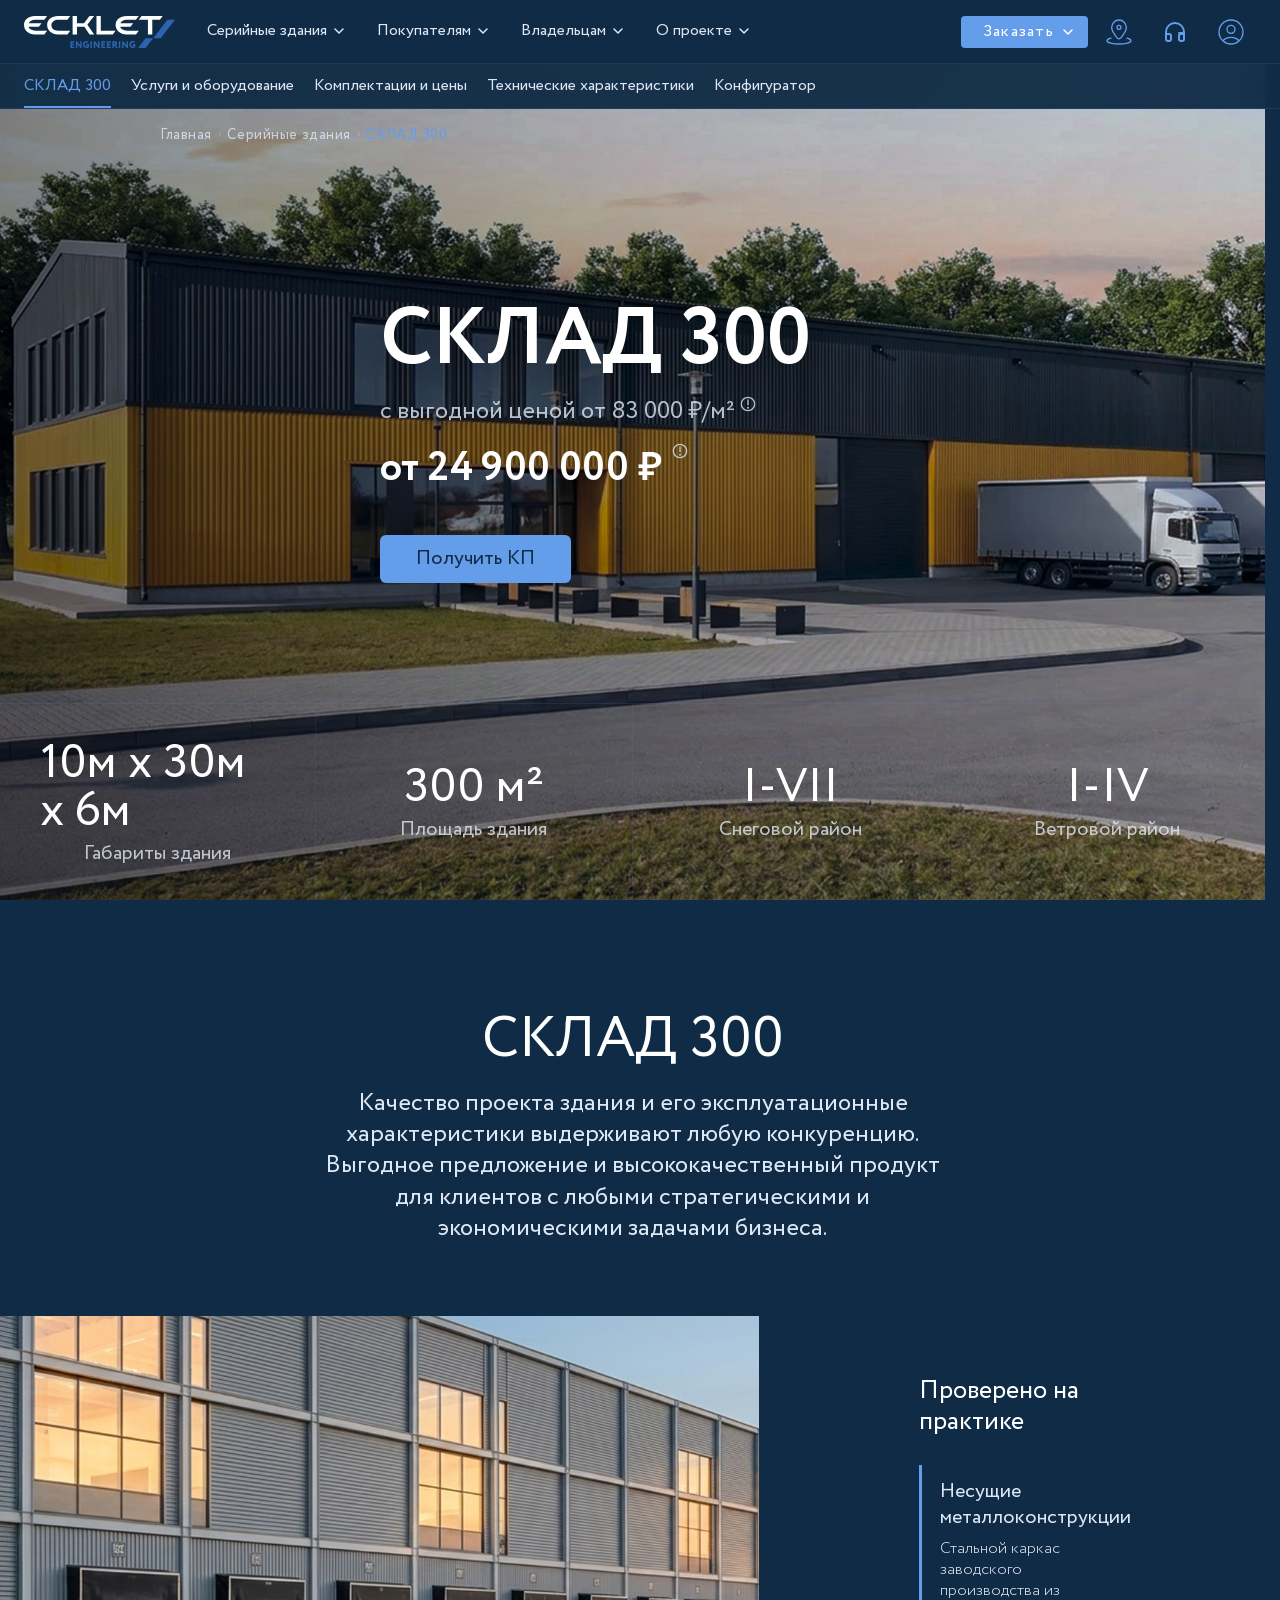
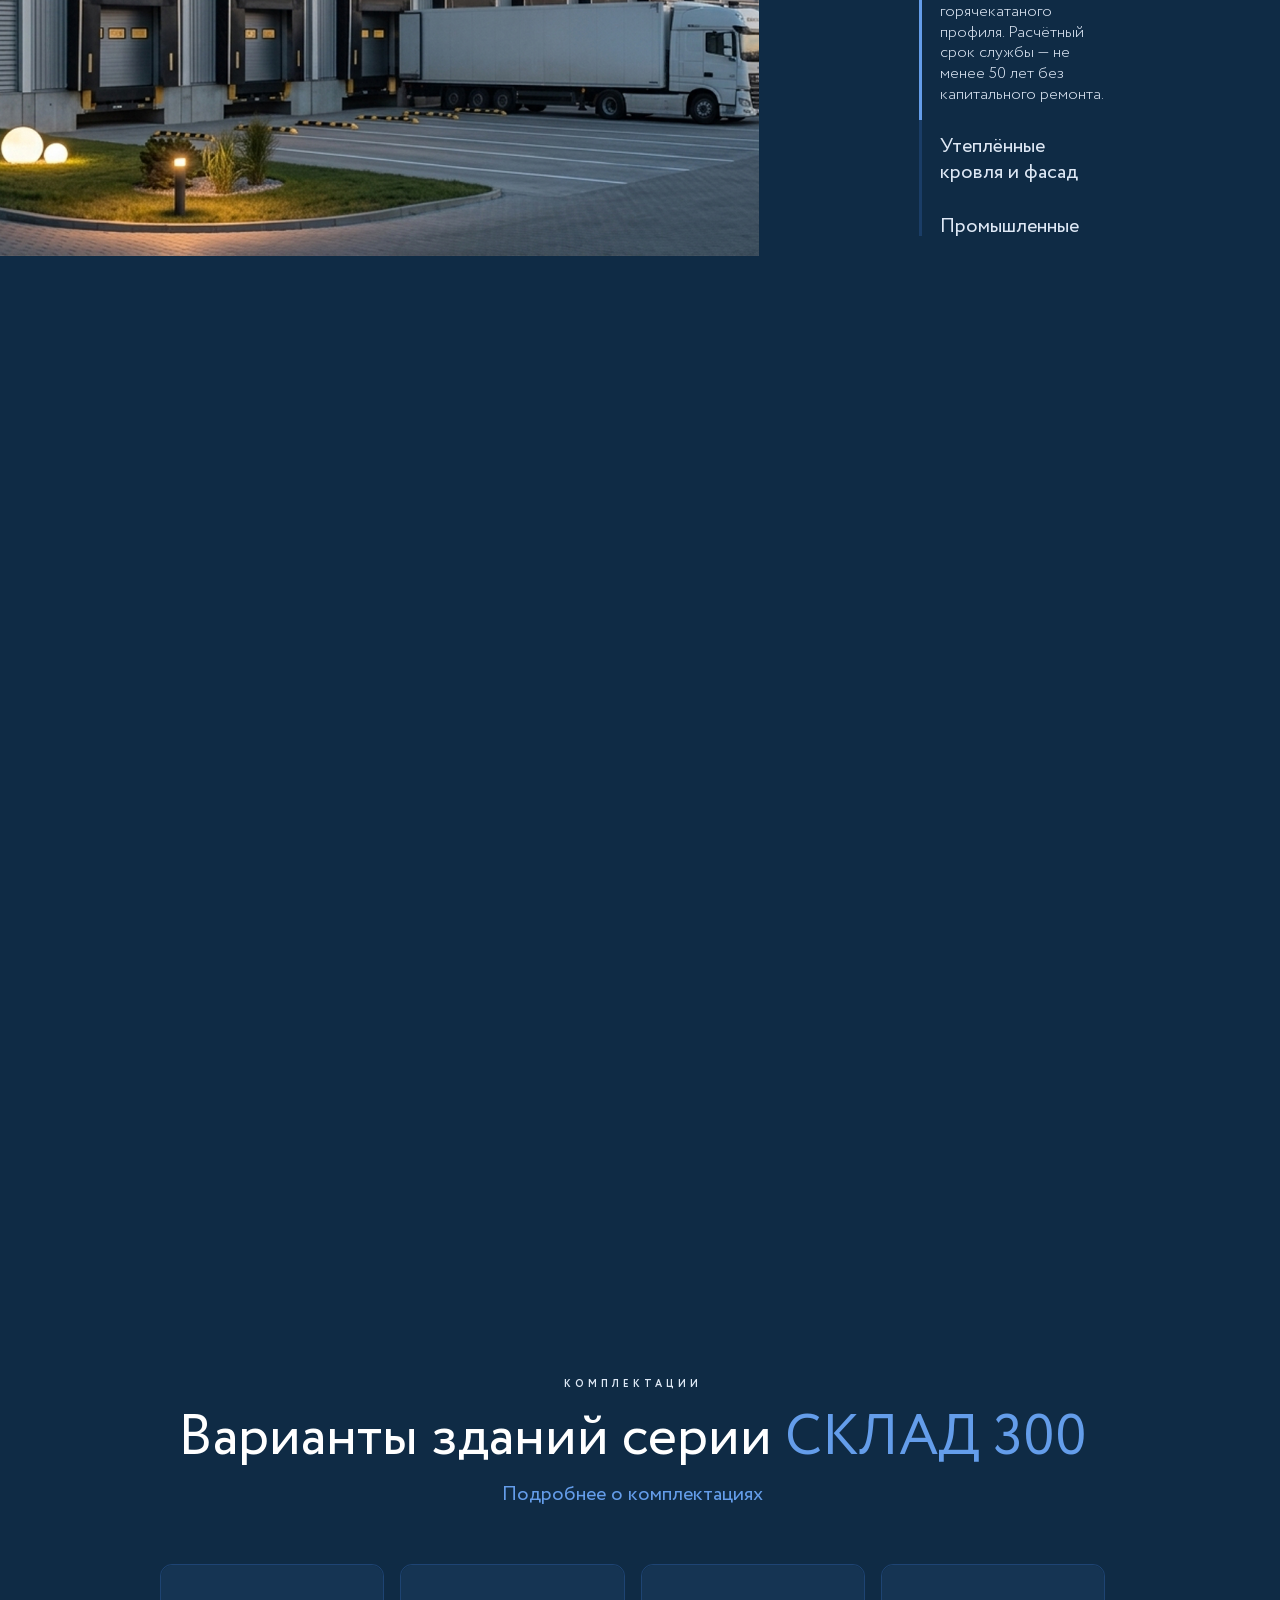
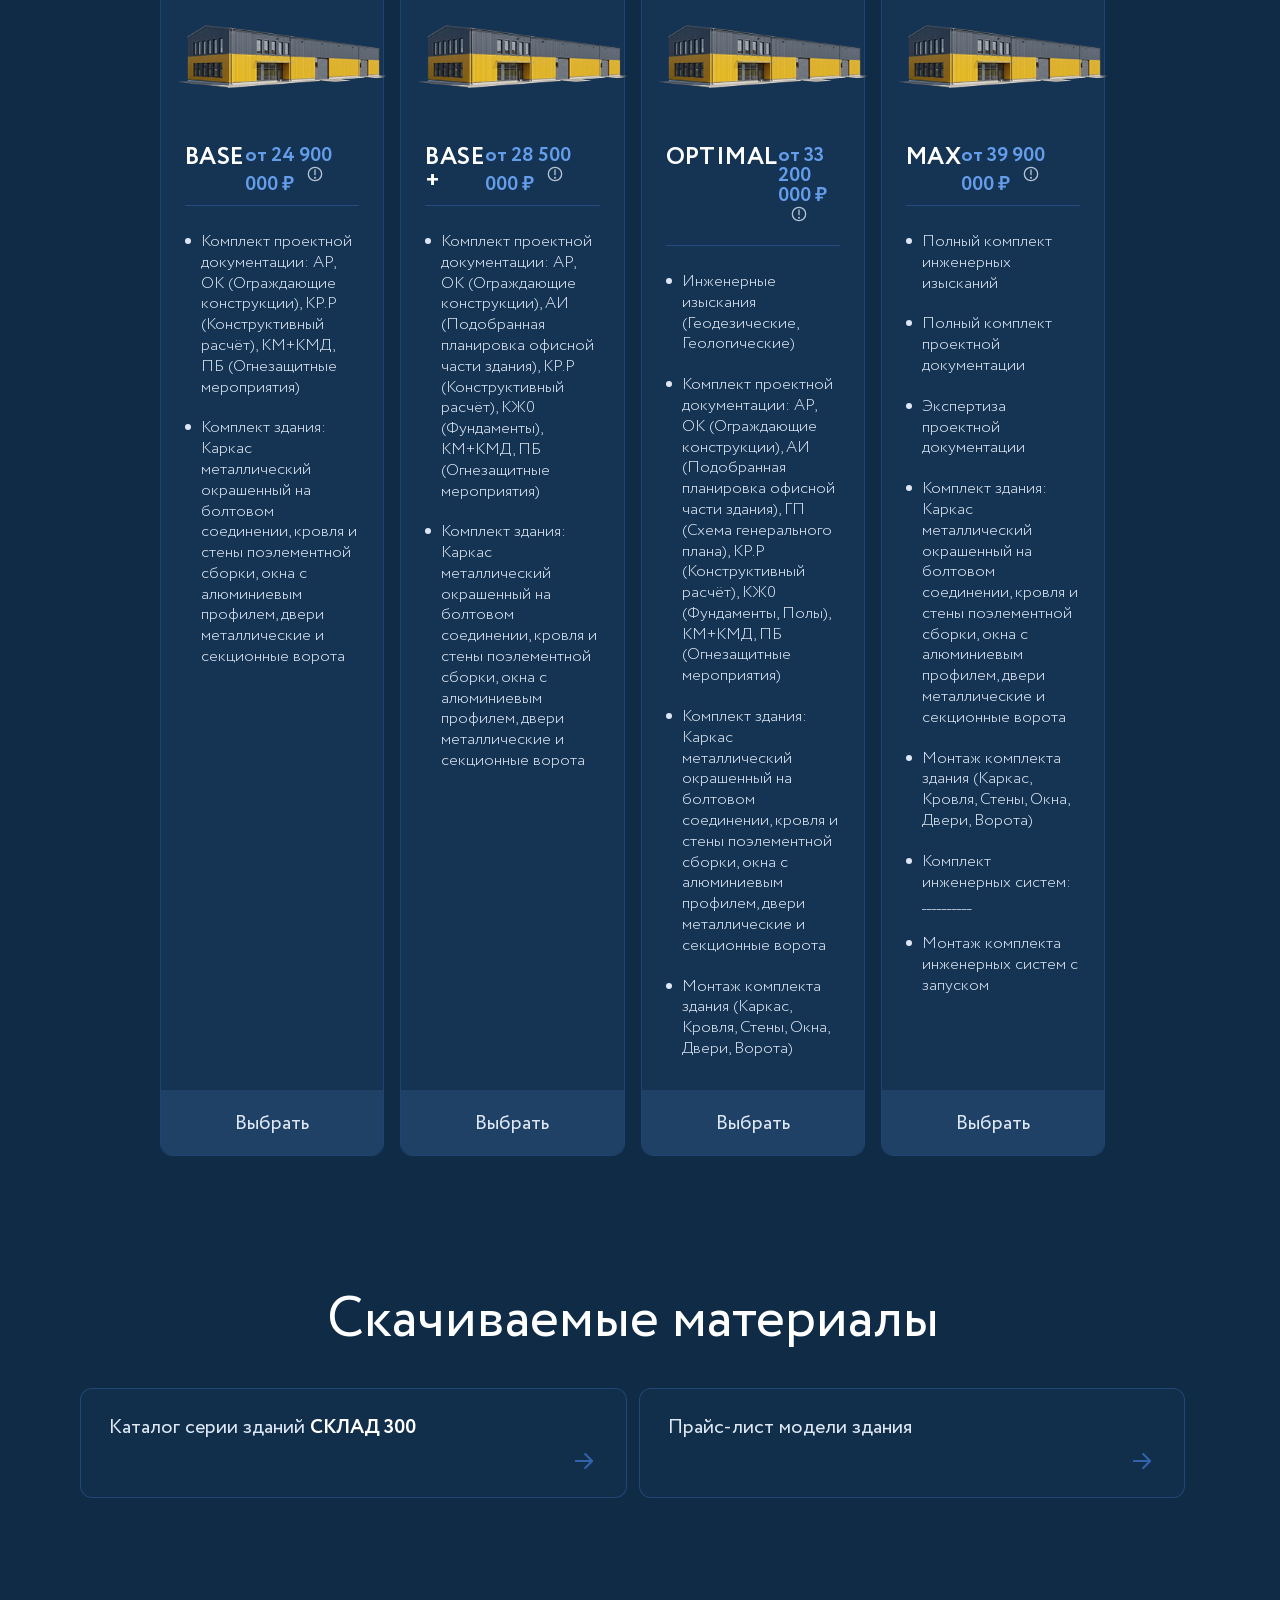
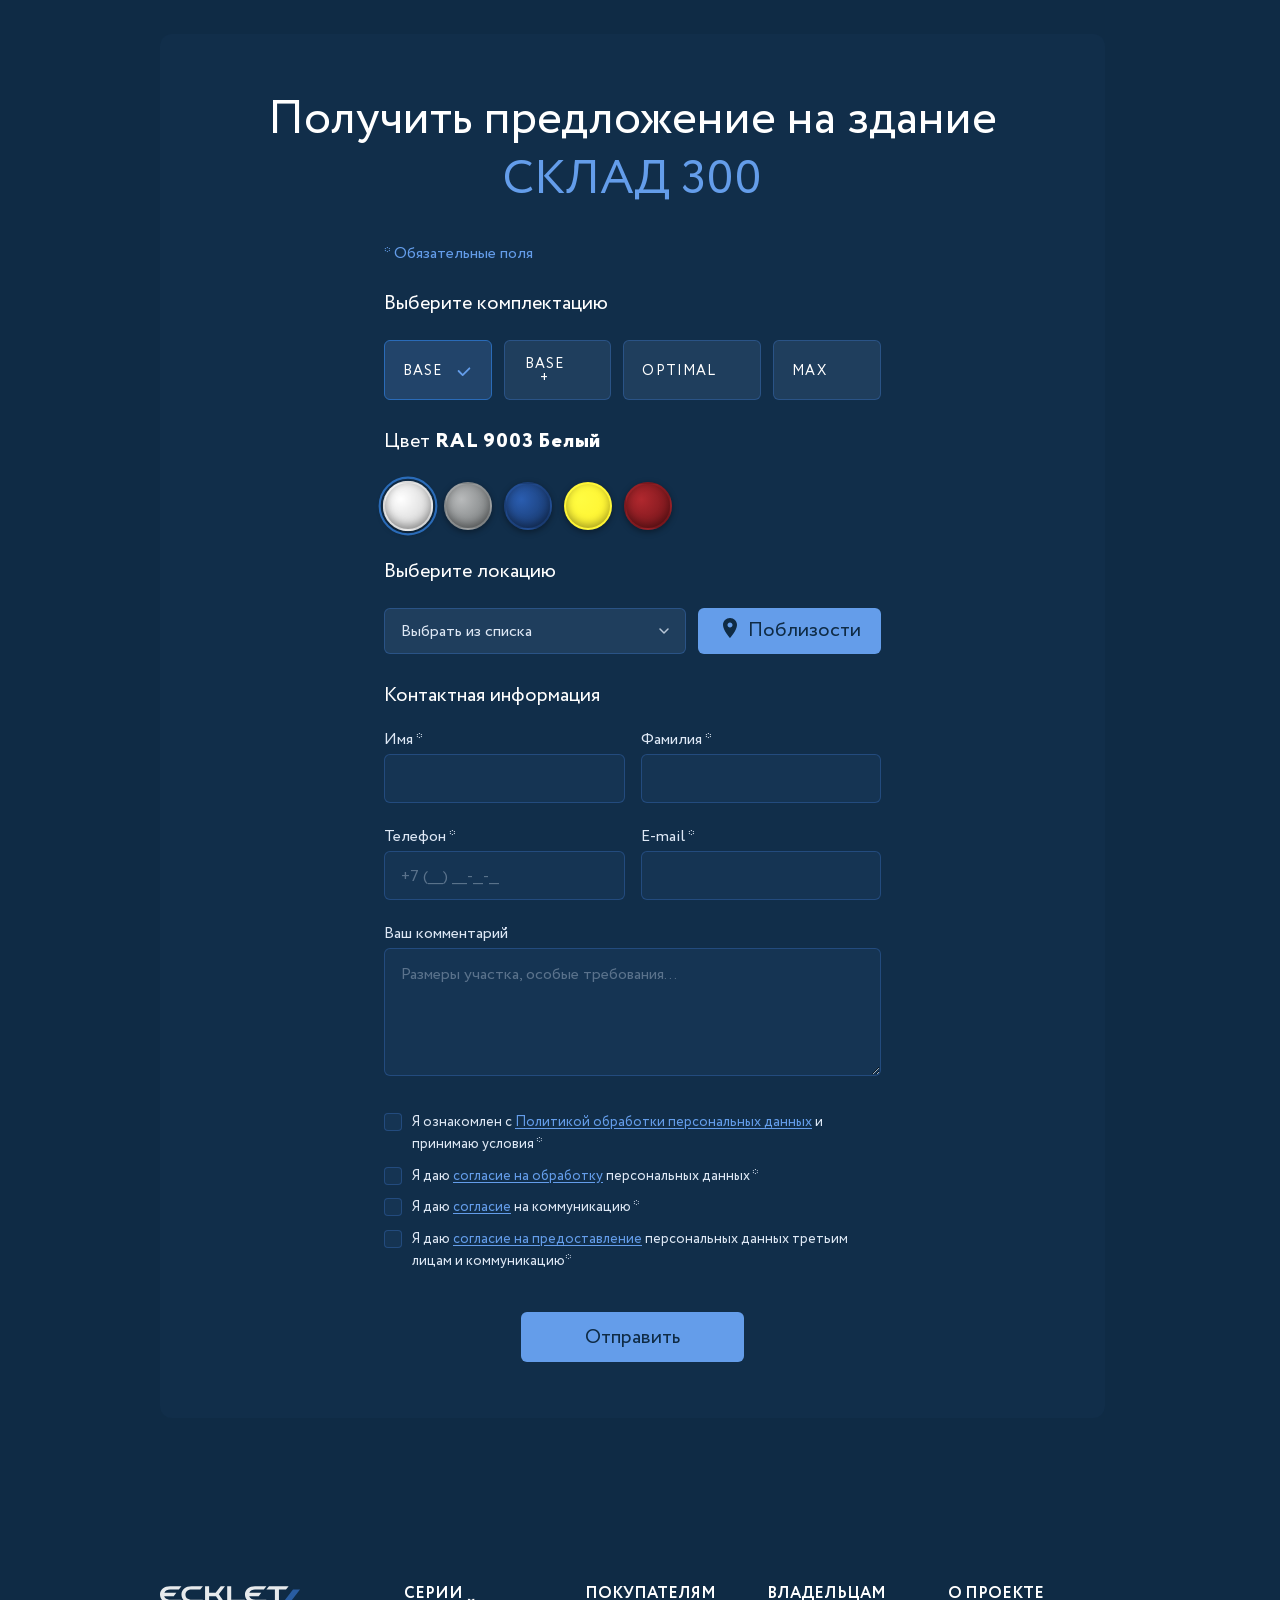
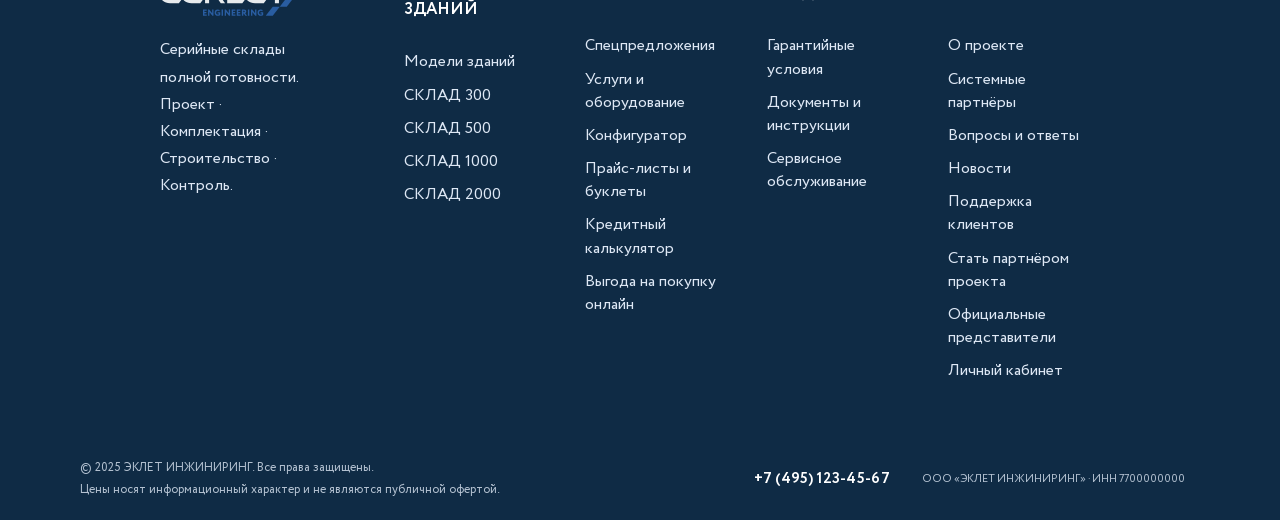
<file: sclad.html>
﻿<!DOCTYPE html>
<html lang="ru">

<head>
  <meta charset="UTF-8">
  <meta name="viewport" content="width=device-width, initial-scale=1.0">
  <title>СКЛАД 300 — ЭКЛЕТ ИНЖИНИРИНГ</title>

  <link rel="stylesheet" href="styles/styles.css">
  <style>
    #page-content {
      opacity: 0;
      transition: opacity 0.45s ease;
    }

    #page-content.page-visible {
      opacity: 1;
    }
  </style>
</head>

<body>

  <!-- NAV -->
  <nav class="header-nav">
    <a class="nav-logo" href="index.html">
      <svg width="151" height="32" viewBox="0 0 151 32" fill="none" xmlns="http://www.w3.org/2000/svg">
        <path fill-rule="evenodd" clip-rule="evenodd"
          d="M33.9442 3.66504H43.4512L46.2546 0.0148926H33.9442C27.6976 0.0148926 23.127 3.64983 23.127 9.03379C23.127 14.4178 27.6976 18.4025 33.9442 18.4025H43.4512L46.2546 14.7676H36.3667C31.4303 14.7676 27.4386 13.5356 27.4386 9.2163C27.4539 5.59657 30.6381 3.66504 33.9442 3.66504Z"
          fill="white" />
        <path fill-rule="evenodd" clip-rule="evenodd"
          d="M10.8173 3.66535H20.3243L23.1276 0H10.8173C4.57067 0 0 3.63493 0 9.0189C0 14.4029 4.57067 18.3876 10.8173 18.3876H20.3243L23.1276 14.7527H13.2397C8.98899 14.7527 5.4391 13.8249 4.5402 10.8135H14.809L17.6123 7.16341H4.70779C5.6524 4.88207 8.19674 3.68056 10.8173 3.66535Z"
          fill="white" />
        <path fill-rule="evenodd" clip-rule="evenodd"
          d="M76.8035 0.0148926H72.4766V18.4177H88.7786L91.6125 14.7828H76.8035V0.0148926Z" fill="white" />
        <path fill-rule="evenodd" clip-rule="evenodd"
          d="M117.574 0.0148926L114.725 3.66504H123.927V18.4177H128.284V3.66504H135.887L138.721 0.0148926H117.574Z"
          fill="white" />
        <path fill-rule="evenodd" clip-rule="evenodd"
          d="M70.1294 0.0148926H65.4978L59.9978 7.1783H52.9589V0.0148926H48.6016V18.4177H52.9589V10.8284H60.3787L65.5588 18.4025H70.1751L63.4258 8.74482C63.4106 8.76003 70.1294 0.0148926 70.1294 0.0148926Z"
          fill="white" />
        <path fill-rule="evenodd" clip-rule="evenodd"
          d="M102.444 3.66535H111.951L114.755 0H102.444C96.1976 0 91.627 3.63493 91.627 9.0189C91.627 14.4029 96.1976 18.3876 102.444 18.3876H111.951L114.755 14.7527H104.867C100.616 14.7527 97.0661 13.8249 96.1672 10.8135H106.436L109.239 7.16341H96.3348C97.2794 4.88207 99.8237 3.66535 102.444 3.66535Z"
          fill="white" />
        <path fill-rule="evenodd" clip-rule="evenodd" d="M129.152 22.2052L143.443 3.66553H151L136.709 22.2052H129.152Z"
          fill="#2C63AC" />
        <path fill-rule="evenodd" clip-rule="evenodd"
          d="M114.039 31.9994L121.596 22.2048H129.153L121.596 31.9994H114.039Z" fill="#2C63AC" />
        <path
          d="M46.3613 31.8783V25.2168H50.3226V26.6465H47.8849V27.8175H50.0331V29.2472H47.8849V30.4639H50.414V31.8935H46.3613V31.8783ZM57.6814 31.8783H56.4625L53.2935 27.8784V31.8783H51.8614V25.2168H53.0802L56.2492 29.232V25.2168H57.6814V31.8783ZM62.1454 29.5057V28.0761H64.9944V31.057C64.6695 31.3675 64.2791 31.6014 63.8518 31.7414C63.4177 31.9036 62.9592 31.9911 62.4958 32C61.3684 32 60.4847 31.6958 59.8601 31.0723C59.2354 30.4487 58.9154 29.6122 58.9154 28.5628C58.9154 27.5742 59.2202 26.7529 59.8448 26.0989C60.4695 25.4449 61.277 25.1104 62.313 25.1104C63.1814 25.1104 63.9127 25.3385 64.5069 25.81L63.867 27.0419C63.6973 26.8828 63.4944 26.7633 63.2728 26.6921C63.0235 26.6025 62.7607 26.5562 62.4958 26.5552C62.2393 26.5422 61.9828 26.5814 61.7419 26.6703C61.5009 26.7592 61.2806 26.8959 61.0941 27.0723C60.7285 27.4221 60.5609 27.924 60.5609 28.578C60.5478 28.8469 60.5883 29.1156 60.6798 29.3688C60.7713 29.622 60.9121 29.8546 61.0941 30.0533C61.2827 30.2374 61.507 30.381 61.7534 30.4752C61.9997 30.5694 62.2627 30.6121 62.5263 30.6008C62.7341 30.6012 62.9404 30.5652 63.1357 30.4943C63.2965 30.4479 63.4466 30.3704 63.5775 30.2662V29.5361L62.1454 29.5057ZM66.4266 31.8783V25.2168H67.9501V31.8935H66.4266V31.8783ZM75.5984 31.8783H74.3796L71.2106 27.8784V31.8783H69.7784V25.2168H70.9973L74.1663 29.232V25.2168H75.5984V31.8783ZM77.32 31.8783V25.2168H81.2813V26.6465H78.8436V27.8175H80.9918V29.2472H78.8436V30.4639H81.3727V31.8935H77.32V31.8783ZM82.8048 31.8783V25.2168H86.7661V26.6465H84.3284V27.8175H86.4766V29.2472H84.3436V30.4639H86.8727V31.8935H82.8048V31.8783ZM89.8284 31.8783H88.3049V25.2168C88.442 25.2168 88.8534 25.2168 89.5085 25.2016C90.1636 25.1864 90.5293 25.1864 90.575 25.1864C91.4434 25.1864 92.0681 25.3841 92.4642 25.7643C92.8603 26.1446 93.0584 26.6617 93.0584 27.3309C93.0584 28.2434 92.6775 28.8822 91.931 29.2624L93.8811 31.8935H92.0224L90.3922 29.5514H89.8284V31.8783ZM90.4988 26.6312C90.4683 26.6312 90.255 26.6312 89.8284 26.6465V28.1217H90.3769C91.0778 28.1217 91.4129 27.8632 91.4129 27.3461C91.4282 26.8594 91.1082 26.6312 90.4988 26.6312ZM94.8257 31.8783V25.2168H96.3493V31.8935H94.8257V31.8783ZM103.982 31.8783H102.763L99.5945 27.8784V31.8783H98.1623V25.2168H99.3812L102.55 29.232V25.2168H103.982V31.8783ZM108.462 29.5057V28.0761H111.311V31.057C110.986 31.3675 110.595 31.6014 110.168 31.7414C109.734 31.9036 109.275 31.9911 108.812 32C107.685 32 106.801 31.6958 106.176 31.0723C105.552 30.4487 105.232 29.6122 105.232 28.5628C105.232 27.5742 105.536 26.7529 106.161 26.0989C106.786 25.4449 107.593 25.1104 108.629 25.1104C109.498 25.1104 110.229 25.3385 110.823 25.81L110.183 27.0419C110.014 26.8828 109.811 26.7633 109.589 26.6921C109.34 26.6025 109.077 26.5562 108.812 26.5552C108.555 26.5422 108.299 26.5814 108.058 26.6703C107.817 26.7592 107.597 26.8959 107.41 27.0723C107.045 27.4221 106.877 27.924 106.877 28.578C106.864 28.8469 106.904 29.1156 106.996 29.3688C107.087 29.622 107.228 29.8546 107.41 30.0533C107.599 30.2374 107.823 30.381 108.07 30.4752C108.316 30.5694 108.579 30.6121 108.842 30.6008C109.05 30.6012 109.257 30.5652 109.452 30.4943C109.613 30.4479 109.763 30.3704 109.894 30.2662V29.5361L108.462 29.5057Z"
          fill="#2C63AC" />
      </svg>
    </a>

    <ul class="nav-links">
      <li class="nav-item--has-dropdown">
        <button type="button" class="nav-dd-trigger" aria-expanded="false" aria-haspopup="true">
          Серийные здания
          <svg class="nav-chevron" width="12" height="12" viewBox="0 0 12 12" fill="none"
            xmlns="http://www.w3.org/2000/svg">
            <path d="M2 4L6 8L10 4" stroke="currentColor" stroke-width="1.5" stroke-linecap="round"
              stroke-linejoin="round" />
          </svg>
        </button>
        <div class="nav-dropdown" role="menu">
          <div class="nav-dropdown__inner">
            <a href="sclad.html?model=0" class="nav-dd-card" role="menuitem">
              <div class="nav-dd-card__img"><img src="images/models-1.png" alt="СКЛАД 300"></div>
              <div class="nav-dd-card__body">
                <div class="nav-dd-card__tag">300 м²</div>
                <div class="nav-dd-card__name">СКЛАД 300</div>
                <div class="nav-dd-card__price">от <strong>24 900 000 ₽</strong><span class="tooltip"
                    style="margin-left:5px"><svg class="tooltip__icon" width="16" height="16" viewBox="0 0 24 24"
                      fill="none" stroke="currentColor" stroke-width="2" stroke-linecap="round" stroke-linejoin="round">
                      <circle cx="12" cy="12" r="10" />
                      <line x1="12" y1="6" x2="12" y2="13" />
                      <line x1="12" y1="17.5" x2="12" y2="17.5" stroke-width="3" />
                    </svg><span class="tooltip__bubble">Средневзвешенная стоимость формируется на дату предоставления
                      информации, которая не является офертой и предназначена исключительно для ознакомительных
                      целей.<br><br>Все технические условия поставки и строительства готового здания определяются
                      техническими условиями в сроки, указанные в графике поставки в договоре. За подробной информацией
                      об условиях покупки готового здания, строительства и дополнительных услугах обращайтесь к
                      официальным представителям.</span></span></div>
                <span class="nav-dd-card__cta">Подробнее →</span>
              </div>
            </a>
            <a href="sclad.html?model=1" class="nav-dd-card" role="menuitem">
              <div class="nav-dd-card__img"><img src="images/models-1.png" alt="СКЛАД 500"></div>
              <div class="nav-dd-card__body">
                <div class="nav-dd-card__tag">500 м²</div>
                <div class="nav-dd-card__name">СКЛАД 500</div>
                <div class="nav-dd-card__price">от <strong>42 500 000 ₽</strong><span class="tooltip"
                    style="margin-left:5px"><svg class="tooltip__icon" width="16" height="16" viewBox="0 0 24 24"
                      fill="none" stroke="currentColor" stroke-width="2" stroke-linecap="round" stroke-linejoin="round">
                      <circle cx="12" cy="12" r="10" />
                      <line x1="12" y1="6" x2="12" y2="13" />
                      <line x1="12" y1="17.5" x2="12" y2="17.5" stroke-width="3" />
                    </svg><span class="tooltip__bubble">Средневзвешенная стоимость формируется на дату предоставления
                      информации, которая не является офертой и предназначена исключительно для ознакомительных
                      целей.<br><br>Все технические условия поставки и строительства готового здания определяются
                      техническими условиями в сроки, указанные в графике поставки в договоре. За подробной информацией
                      об условиях покупки готового здания, строительства и дополнительных услугах обращайтесь к
                      официальным представителям.</span></span></div>
                <span class="nav-dd-card__cta">Подробнее →</span>
              </div>
            </a>
            <a href="sclad.html?model=2" class="nav-dd-card" role="menuitem">
              <div class="nav-dd-card__img"><img src="images/models-1.png" alt="СКЛАД 1000"></div>
              <div class="nav-dd-card__body">
                <div class="nav-dd-card__tag">1 000 м²</div>
                <div class="nav-dd-card__name">СКЛАД 1000</div>
                <div class="nav-dd-card__price">от <strong>79 000 000 ₽</strong><span class="tooltip"
                    style="margin-left:5px"><svg class="tooltip__icon" width="16" height="16" viewBox="0 0 24 24"
                      fill="none" stroke="currentColor" stroke-width="2" stroke-linecap="round" stroke-linejoin="round">
                      <circle cx="12" cy="12" r="10" />
                      <line x1="12" y1="6" x2="12" y2="13" />
                      <line x1="12" y1="17.5" x2="12" y2="17.5" stroke-width="3" />
                    </svg><span class="tooltip__bubble">Средневзвешенная стоимость формируется на дату предоставления
                      информации, которая не является офертой и предназначена исключительно для ознакомительных
                      целей.<br><br>Все технические условия поставки и строительства готового здания определяются
                      техническими условиями в сроки, указанные в графике поставки в договоре. За подробной информацией
                      об условиях покупки готового здания, строительства и дополнительных услугах обращайтесь к
                      официальным представителям.</span></span></div>
                <span class="nav-dd-card__cta">Подробнее →</span>
              </div>
            </a>
            <a href="sclad.html?model=3" class="nav-dd-card" role="menuitem">
              <div class="nav-dd-card__img"><img src="images/models-1.png" alt="СКЛАД 2000"></div>
              <div class="nav-dd-card__body">
                <div class="nav-dd-card__tag">2 000 м²</div>
                <div class="nav-dd-card__name">СКЛАД 2000</div>
                <div class="nav-dd-card__price">от <strong>148 000 000 ₽</strong><span class="tooltip"
                    style="margin-left:5px"><svg class="tooltip__icon" width="16" height="16" viewBox="0 0 24 24"
                      fill="none" stroke="currentColor" stroke-width="2" stroke-linecap="round" stroke-linejoin="round">
                      <circle cx="12" cy="12" r="10" />
                      <line x1="12" y1="6" x2="12" y2="13" />
                      <line x1="12" y1="17.5" x2="12" y2="17.5" stroke-width="3" />
                    </svg><span class="tooltip__bubble">Средневзвешенная стоимость формируется на дату предоставления
                      информации, которая не является офертой и предназначена исключительно для ознакомительных
                      целей.<br><br>Все технические условия поставки и строительства готового здания определяются
                      техническими условиями в сроки, указанные в графике поставки в договоре. За подробной информацией
                      об условиях покупки готового здания, строительства и дополнительных услугах обращайтесь к
                      официальным представителям.</span></span></div>
                <span class="nav-dd-card__cta">Подробнее →</span>
              </div>
            </a>
            <a href="catalog.html" class="nav-dd-all" role="menuitem">
              <svg width="20" height="20" viewBox="0 0 24 24" fill="none" xmlns="http://www.w3.org/2000/svg">
                <path d="M4 6h16M4 12h16M4 18h7" stroke="currentColor" stroke-width="1.5" stroke-linecap="round" />
                <path d="M15 16l4 4m0 0l4-4m-4 4V12" stroke="currentColor" stroke-width="1.5" stroke-linecap="round"
                  stroke-linejoin="round" />
              </svg>
              Смотреть<br>все модели
            </a>
          </div>
          <div class="nav-dd-footer">
            <a href="configurator.html" class="nav-dd-footer__item">
              <svg width="20" height="20" viewBox="0 0 24 24" fill="none" stroke="currentColor" stroke-width="1.5"
                stroke-linecap="round" stroke-linejoin="round">
                <circle cx="12" cy="12" r="3" />
                <path d="M19.07 4.93a10 10 0 0 1 0 14.14M4.93 4.93a10 10 0 0 0 0 14.14" />
                <path d="M15.54 8.46a5 5 0 0 1 0 7.07M8.46 8.46a5 5 0 0 0 0 7.07" />
              </svg>
              <span>Конфигуратор зданий</span>
            </a>
            <a href="offer.html" class="nav-dd-footer__item">
              <svg width="20" height="20" viewBox="0 0 24 24" fill="none" stroke="currentColor" stroke-width="1.5"
                stroke-linecap="round" stroke-linejoin="round">
                <rect x="1" y="4" width="22" height="16" rx="2" ry="2" />
                <line x1="1" y1="10" x2="23" y2="10" />
              </svg>
              <span>Заказать онлайн</span>
            </a>
            <a href="offer.html" class="nav-dd-footer__item">
              <svg width="20" height="20" viewBox="0 0 24 24" fill="none" stroke="currentColor" stroke-width="1.5"
                stroke-linecap="round" stroke-linejoin="round">
                <path
                  d="M22 16.92v3a2 2 0 0 1-2.18 2 19.79 19.79 0 0 1-8.63-3.07A19.5 19.5 0 0 1 4.69 12 19.79 19.79 0 0 1 1.61 3.41 2 2 0 0 1 3.6 1h3a2 2 0 0 1 2 1.72c.13.96.36 1.9.7 2.81a2 2 0 0 1-.45 2.11L7.91 8.59a16 16 0 0 0 6.06 6.06l.95-.95a2 2 0 0 1 2.11-.45c.91.34 1.85.57 2.81.7A2 2 0 0 1 22 16.92z" />
              </svg>
              <span>Заказать звонок</span>
            </a>
            <a href="complete.html" class="nav-dd-footer__item">
              <svg width="20" height="20" viewBox="0 0 24 24" fill="none" stroke="currentColor" stroke-width="1.5"
                stroke-linecap="round" stroke-linejoin="round">
                <polyline points="9 11 12 14 22 4" />
                <path d="M21 12v7a2 2 0 0 1-2 2H5a2 2 0 0 1-2-2V5a2 2 0 0 1 2-2h11" />
              </svg>
              <span>Комплектации</span>
            </a>
            <a href="project.html" class="nav-dd-footer__item">
              <svg width="20" height="20" viewBox="0 0 24 24" fill="none" stroke="currentColor" stroke-width="1.5"
                stroke-linecap="round" stroke-linejoin="round">
                <path d="M21 10c0 7-9 13-9 13s-9-6-9-13a9 9 0 0 1 18 0z" />
                <circle cx="12" cy="10" r="3" />
              </svg>
              <span>Выбрать локацию</span>
            </a>
          </div>
        </div>
      </li>
      <li class="nav-item--has-dropdown">
        <button type="button" class="nav-dd-trigger" aria-expanded="false" aria-haspopup="true">
          Покупателям
          <svg class="nav-chevron" width="12" height="12" viewBox="0 0 12 12" fill="none"
            xmlns="http://www.w3.org/2000/svg">
            <path d="M2 4L6 8L10 4" stroke="currentColor" stroke-width="1.5" stroke-linecap="round"
              stroke-linejoin="round" />
          </svg>
        </button>
        <div class="nav-dropdown" role="menu">
          <div class="nav-dd-cols">
            <div class="nav-dd-col">
              <div class="nav-dd-col__title">Выбор здания</div>
              <ul class="nav-dd-col__list">
                <li><a href="catalog.html" class="nav-dd-col__link">Каталог серийных складов</a></li>
                <li><a href="configurator.html" class="nav-dd-col__link">Конфигуратор</a></li>
                <li><a href="specs.html" class="nav-dd-col__link">Технические характеристики</a></li>
                <li><a href="complete.html" class="nav-dd-col__link">Комплектации</a></li>
                <li><a href="offer.html" class="nav-dd-col__link">Спецпредложения</a></li>
              </ul>
            </div>
            <div class="nav-dd-col">
              <div class="nav-dd-col__title">Покупка</div>
              <ul class="nav-dd-col__list">
                <li><a href="buyers.html" class="nav-dd-col__link">Условия приобретения</a></li>
                <li><a href="complete.html" class="nav-dd-col__link">Комплектации и опции</a></li>
                <li><a href="offer.html" class="nav-dd-col__link">Заказать онлайн</a></li>
                <li><a href="project.html" class="nav-dd-col__link">Выбрать локацию</a></li>
                <li><a href="buyers.html" class="nav-dd-col__link">Корпоративным клиентам</a></li>
              </ul>
            </div>
            <div class="nav-dd-col">
              <div class="nav-dd-col__title">Финансирование</div>
              <ul class="nav-dd-col__list">
                <li><a href="buyers.html" class="nav-dd-col__link">Проектное финансирование</a></li>
                <li><a href="buyers.html" class="nav-dd-col__link">Лизинг</a></li>
                <li><a href="buyers.html" class="nav-dd-col__link">Рассрочка платежа</a></li>
                <li><a href="buyers.html" class="nav-dd-col__link">Калькулятор стоимости</a></li>
              </ul>
            </div>
            <div class="nav-dd-col">
              <div class="nav-dd-col__title">Сервис</div>
              <ul class="nav-dd-col__list">
                <li><a href="buyers.html" class="nav-dd-col__link">Сервисный контракт</a></li>
                <li><a href="buyers.html" class="nav-dd-col__link">Гарантийные условия</a></li>
                <li><a href="equipment.html" class="nav-dd-col__link">Услуги и оборудование</a></li>
                <li><a href="buyers.html" class="nav-dd-col__link">Документация</a></li>
              </ul>
            </div>
          </div>
          <div class="nav-dd-footer nav-dd-footer--3">
            <a href="configurator.html" class="nav-dd-footer__item">
              <svg width="20" height="20" viewBox="0 0 24 24" fill="none" stroke="currentColor" stroke-width="1.5"
                stroke-linecap="round" stroke-linejoin="round">
                <circle cx="12" cy="12" r="3" />
                <path d="M19.07 4.93a10 10 0 0 1 0 14.14M4.93 4.93a10 10 0 0 0 0 14.14" />
                <path d="M15.54 8.46a5 5 0 0 1 0 7.07M8.46 8.46a5 5 0 0 0 0 7.07" />
              </svg>
              <span>Конфигуратор зданий</span>
            </a>
            <a href="buyers.html" class="nav-dd-footer__item">
              <svg width="20" height="20" viewBox="0 0 24 24" fill="none" stroke="currentColor" stroke-width="1.5"
                stroke-linecap="round" stroke-linejoin="round">
                <rect x="2" y="3" width="20" height="14" rx="2" />
                <path d="M8 21h8M12 17v4" />
              </svg>
              <span>Рассчитать стоимость</span>
            </a>
            <a href="offer.html" class="nav-dd-footer__item">
              <svg width="20" height="20" viewBox="0 0 24 24" fill="none" stroke="currentColor" stroke-width="1.5"
                stroke-linecap="round" stroke-linejoin="round">
                <path
                  d="M22 16.92v3a2 2 0 0 1-2.18 2 19.79 19.79 0 0 1-8.63-3.07A19.5 19.5 0 0 1 4.69 12 19.79 19.79 0 0 1 1.61 3.41 2 2 0 0 1 3.6 1h3a2 2 0 0 1 2 1.72c.13.96.36 1.9.7 2.81a2 2 0 0 1-.45 2.11L7.91 8.59a16 16 0 0 0 6.06 6.06l.95-.95a2 2 0 0 1 2.11-.45c.91.34 1.85.57 2.81.7A2 2 0 0 1 22 16.92z" />
              </svg>
              <span>Заказать звонок</span>
            </a>
          </div>
        </div>
      </li>
      <li class="nav-item--has-dropdown">
        <button type="button" class="nav-dd-trigger" aria-expanded="false" aria-haspopup="true">
          Владельцам
          <svg class="nav-chevron" width="12" height="12" viewBox="0 0 12 12" fill="none"
            xmlns="http://www.w3.org/2000/svg">
            <path d="M2 4L6 8L10 4" stroke="currentColor" stroke-width="1.5" stroke-linecap="round"
              stroke-linejoin="round" />
          </svg>
        </button>
        <div class="nav-dropdown" role="menu">
          <div class="nav-dd-cols">
            <div class="nav-dd-col">
              <div class="nav-dd-col__title">Гарантия и поддержка</div>
              <ul class="nav-dd-col__list">
                <li><a href="owners.html" class="nav-dd-col__link">Гарантийные обязательства</a></li>
                <li><a href="owners.html" class="nav-dd-col__link">Регламент обслуживания</a></li>
                <li><a href="owners.html" class="nav-dd-col__link">Руководство пользователя</a></li>
                <li><a href="owners.html" class="nav-dd-col__link">Поддержка клиентов</a></li>
              </ul>
            </div>
            <div class="nav-dd-col">
              <div class="nav-dd-col__title">Сервисные услуги</div>
              <ul class="nav-dd-col__list">
                <li><a href="owners.html" class="nav-dd-col__link">Подать заявку на сервис</a></li>
                <li><a href="buyers.html" class="nav-dd-col__link">Сервисный контракт</a></li>
                <li><a href="owners.html" class="nav-dd-col__link">Плановый ремонт</a></li>
                <li><a href="owners.html" class="nav-dd-col__link">Аварийная поддержка</a></li>
                <li><a href="equipment.html" class="nav-dd-col__link">Услуги и оборудование</a></li>
              </ul>
            </div>
            <div class="nav-dd-col">
              <div class="nav-dd-col__title">Документация</div>
              <ul class="nav-dd-col__list">
                <li><a href="owners.html" class="nav-dd-col__link">Техническая документация</a></li>
                <li><a href="owners.html" class="nav-dd-col__link">Паспорт здания</a></li>
                <li><a href="owners.html" class="nav-dd-col__link">Исполнительная документация</a></li>
                <li><a href="owners.html" class="nav-dd-col__link">Схемы и чертежи</a></li>
              </ul>
            </div>
            <div class="nav-dd-col">
              <div class="nav-dd-col__title">Цифровые сервисы</div>
              <ul class="nav-dd-col__list">
                <li><a href="owners.html" class="nav-dd-col__link">Личный кабинет</a></li>
                <li><a href="owners.html" class="nav-dd-col__link">Мобильное приложение</a></li>
                <li><a href="owners.html" class="nav-dd-col__link">Управление объектом</a></li>
                <li><a href="owners.html" class="nav-dd-col__link">Сообщество владельцев</a></li>
              </ul>
            </div>
          </div>
          <div class="nav-dd-footer nav-dd-footer--3">
            <a href="owners.html" class="nav-dd-footer__item">
              <svg width="20" height="20" viewBox="0 0 24 24" fill="none" stroke="currentColor" stroke-width="1.5"
                stroke-linecap="round" stroke-linejoin="round">
                <path
                  d="M14.7 6.3a1 1 0 0 0 0 1.4l1.6 1.6a1 1 0 0 0 1.4 0l3.77-3.77a6 6 0 0 1-7.94 7.94l-6.91 6.91a2.12 2.12 0 0 1-3-3l6.91-6.91a6 6 0 0 1 7.94-7.94l-3.76 3.76z" />
              </svg>
              <span>Подать заявку на сервис</span>
            </a>
            <a href="owners.html" class="nav-dd-footer__item">
              <svg width="20" height="20" viewBox="0 0 24 24" fill="none" stroke="currentColor" stroke-width="1.5"
                stroke-linecap="round" stroke-linejoin="round">
                <path d="M14 2H6a2 2 0 0 0-2 2v16a2 2 0 0 0 2 2h12a2 2 0 0 0 2-2V8z" />
                <polyline points="14 2 14 8 20 8" />
                <line x1="16" y1="13" x2="8" y2="13" />
                <line x1="16" y1="17" x2="8" y2="17" />
                <polyline points="10 9 9 9 8 9" />
              </svg>
              <span>Документация</span>
            </a>
            <a href="owners.html" class="nav-dd-footer__item">
              <svg width="20" height="20" viewBox="0 0 24 24" fill="none" stroke="currentColor" stroke-width="1.5"
                stroke-linecap="round" stroke-linejoin="round">
                <path d="M20 21v-2a4 4 0 0 0-4-4H8a4 4 0 0 0-4 4v2" />
                <circle cx="12" cy="7" r="4" />
              </svg>
              <span>Личный кабинет</span>
            </a>
          </div>
        </div>
      </li>
      <li class="nav-item--has-dropdown">
        <button type="button" class="nav-dd-trigger" aria-expanded="false" aria-haspopup="true">
          О проекте
          <svg class="nav-chevron" width="12" height="12" viewBox="0 0 12 12" fill="none"
            xmlns="http://www.w3.org/2000/svg">
            <path d="M2 4L6 8L10 4" stroke="currentColor" stroke-width="1.5" stroke-linecap="round"
              stroke-linejoin="round" />
          </svg>
        </button>
        <div class="nav-dropdown" role="menu">
          <div class="nav-dd-cols">
            <div class="nav-dd-col">
              <div class="nav-dd-col__title">О компании</div>
              <ul class="nav-dd-col__list">
                <li><a href="project.html" class="nav-dd-col__link">О проекте</a></li>
                <li><a href="project.html" class="nav-dd-col__link">Системные партнеры</a></li>
                <li><a href="project.html" class="nav-dd-col__link">Вопросы и ответы</a></li>
                <li><a href="project.html" class="nav-dd-col__link">Новости</a></li>
                <li><a href="project.html" class="nav-dd-col__link">Поддержка клиентов</a></li>
                <li><a href="project.html" class="nav-dd-col__link">Стать партнёром проекта</a></li>
              </ul>
            </div>
            <div class="nav-dd-col">
              <div class="nav-dd-col__title">Производство</div>
              <ul class="nav-dd-col__list">
                <li><a href="project.html" class="nav-dd-col__link">Технологии строительства</a></li>
                <li><a href="project.html" class="nav-dd-col__link">Контроль качества</a></li>
                <li><a href="project.html" class="nav-dd-col__link">Сертификаты и лицензии</a></li>
                <li><a href="project.html" class="nav-dd-col__link">Реализованные объекты</a></li>
                <li><a href="project.html" class="nav-dd-col__link">Стать партнёром</a></li>
              </ul>
            </div>
            <div class="nav-dd-col">
              <div class="nav-dd-col__title">Юридическая информация</div>
              <ul class="nav-dd-col__list">
                <li><a href="project.html" class="nav-dd-col__link">Пользовательское соглашение</a></li>
                <li><a href="project.html" class="nav-dd-col__link">Согласие на обработку ПД</a></li>
                <li><a href="project.html" class="nav-dd-col__link">Согласие на предоставление ПД третьим лицам</a></li>
                <li><a href="project.html" class="nav-dd-col__link">Правила дистанционной продажи</a></li>
                <li><a href="project.html" class="nav-dd-col__link">Политика конфиденциальности</a></li>
              </ul>
            </div>
            <div class="nav-dd-col">
              <div class="nav-dd-col__title">Контакты</div>
              <ul class="nav-dd-col__list">
                <li><a href="project.html" class="nav-dd-col__link">Головной офис</a></li>
                <li><a href="project.html" class="nav-dd-col__link">Региональные представительства</a></li>
                <li><a href="project.html" class="nav-dd-col__link">Отдел продаж</a></li>
                <li><a href="project.html" class="nav-dd-col__link">Пресс-служба</a></li>
              </ul>
            </div>
          </div>
          <div class="nav-dd-footer nav-dd-footer--3">
            <a href="project.html" class="nav-dd-footer__item">
              <svg width="20" height="20" viewBox="0 0 24 24" fill="none" stroke="currentColor" stroke-width="1.5"
                stroke-linecap="round" stroke-linejoin="round">
                <circle cx="12" cy="12" r="10" />
                <line x1="12" y1="8" x2="12" y2="12" />
                <line x1="12" y1="16" x2="12.01" y2="16" />
              </svg>
              <span>О компании</span>
            </a>
            <a href="project.html" class="nav-dd-footer__item">
              <svg width="20" height="20" viewBox="0 0 24 24" fill="none" stroke="currentColor" stroke-width="1.5"
                stroke-linecap="round" stroke-linejoin="round">
                <polygon
                  points="12 2 15.09 8.26 22 9.27 17 14.14 18.18 21.02 12 17.77 5.82 21.02 7 14.14 2 9.27 8.91 8.26 12 2" />
              </svg>
              <span>Реализованные объекты</span>
            </a>
            <a href="project.html" class="nav-dd-footer__item">
              <svg width="20" height="20" viewBox="0 0 24 24" fill="none" stroke="currentColor" stroke-width="1.5"
                stroke-linecap="round" stroke-linejoin="round">
                <path
                  d="M22 16.92v3a2 2 0 0 1-2.18 2 19.79 19.79 0 0 1-8.63-3.07A19.5 19.5 0 0 1 4.69 12 19.79 19.79 0 0 1 1.61 3.41 2 2 0 0 1 3.6 1h3a2 2 0 0 1 2 1.72c.13.96.36 1.9.7 2.81a2 2 0 0 1-.45 2.11L7.91 8.59a16 16 0 0 0 6.06 6.06l.95-.95a2 2 0 0 1 2.11-.45c.91.34 1.85.57 2.81.7A2 2 0 0 1 22 16.92z" />
              </svg>
              <span>Связаться с нами</span>
            </a>
          </div>
        </div>
      </li>
    </ul>

    <div class="nav-right">
      <div class="nav-item--has-dropdown">
          <button type="button" class="cat-nav-cta nav-dd-trigger" aria-expanded="false" aria-haspopup="true">
            Заказать
            <svg class="nav-chevron" width="12" height="12" viewBox="0 0 12 12" fill="none" xmlns="http://www.w3.org/2000/svg">
              <path d="M2 4L6 8L10 4" stroke="currentColor" stroke-width="1.5" stroke-linecap="round" stroke-linejoin="round"/>
            </svg>
          </button>
          <div class="nav-dropdown" role="menu">
            <div class="nav-dd-order">
              <a href="order.html" class="nav-dd-order__card" role="menuitem">
                <svg width="32" height="32" viewBox="0 0 24 24" fill="none" stroke="currentColor" stroke-width="1.5" stroke-linecap="round" stroke-linejoin="round">
                  <rect x="2" y="3" width="20" height="14" rx="2" ry="2"/>
                  <line x1="8" y1="21" x2="16" y2="21"/>
                  <line x1="12" y1="17" x2="12" y2="21"/>
                </svg>
                <span class="nav-dd-order__title">Заказать онлайн</span>
                <span class="nav-dd-order__sub">Оформите заявку за 5 минут на сайте</span>
              </a>
              <a href="procedure.html" class="nav-dd-order__card" role="menuitem">
                <svg width="32" height="32" viewBox="0 0 24 24" fill="none" stroke="currentColor" stroke-width="1.5" stroke-linecap="round" stroke-linejoin="round">
                  <path d="M14 2H6a2 2 0 0 0-2 2v16a2 2 0 0 0 2 2h12a2 2 0 0 0 2-2V8z"/>
                  <polyline points="14 2 14 8 20 8"/>
                  <line x1="16" y1="13" x2="8" y2="13"/>
                  <line x1="16" y1="17" x2="8" y2="17"/>
                  <polyline points="10 9 9 9 8 9"/>
                </svg>
                <span class="nav-dd-order__title">Порядок приобретения</span>
                <span class="nav-dd-order__sub">Условия, этапы сделки и документы</span>
              </a>
              <button type="button" class="nav-dd-order__card" onclick="openModal()" role="menuitem">
                <svg width="32" height="32" viewBox="0 0 24 24" fill="none" stroke="currentColor" stroke-width="1.5" stroke-linecap="round" stroke-linejoin="round">
                  <path d="M22 16.92v3a2 2 0 0 1-2.18 2 19.79 19.79 0 0 1-8.63-3.07A19.5 19.5 0 0 1 4.69 12 19.79 19.79 0 0 1 1.61 3.41 2 2 0 0 1 3.6 1h3a2 2 0 0 1 2 1.72c.13.96.36 1.9.7 2.81a2 2 0 0 1-.45 2.11L7.91 8.59a16 16 0 0 0 6.06 6.06l.95-.95a2 2 0 0 1 2.11-.45c.91.34 1.85.57 2.81.7A2 2 0 0 1 22 16.92z"/>
                </svg>
                <span class="nav-dd-order__title">Заказать звонок</span>
                <span class="nav-dd-order__sub">Перезвоним в течение часа</span>
              </button>
            </div>
          </div>
        </div>
      <a href="/" class="sales-territory">
        <svg width="32" height="32" viewBox="0 0 32 32" fill="none" xmlns="http://www.w3.org/2000/svg">
          <path
            d="M8 22.1821C5.545 22.7924 4 23.6794 4 24.6667C4 26.5076 9.37258 28 16 28C22.6274 28 28 26.5076 28 24.6667C28 23.6794 26.455 22.7924 24 22.1821M23.3333 11.7778C23.3333 14.6525 20.0489 19.1536 17.8761 21.8167C16.8935 23.021 15.1065 23.021 14.1239 21.8167C11.9511 19.1536 8.66667 14.6525 8.66667 11.7778C8.66667 7.48223 11.9499 4 16 4C20.0501 4 23.3333 7.48223 23.3333 11.7778ZM18 11.3333C18 12.4379 17.1046 13.3333 16 13.3333C14.8954 13.3333 14 12.4379 14 11.3333C14 10.2288 14.8954 9.33333 16 9.33333C17.1046 9.33333 18 10.2288 18 11.3333Z"
            stroke="#649DEA" stroke-width="1.33333" stroke-linecap="round" stroke-linejoin="round" />
        </svg>
      </a>
      <button type="button" class="support-float-btn" aria-label="Открыть поддержку">
        <svg viewBox="0 0 24 24" width="24" height="24" fill="none" stroke="currentColor" stroke-width="2"
          stroke-linecap="round" stroke-linejoin="round">
          <path d="M3 18v-6a9 9 0 0 1 18 0v6"></path>
          <path
            d="M21 19a2 2 0 0 1-2 2h-1a2 2 0 0 1-2-2v-3a2 2 0 0 1 2-2h3zM3 19a2 2 0 0 0 2 2h1a2 2 0 0 0 2-2v-3a2 2 0 0 0-2-2H3z">
          </path>
          <path d="M20 13h-4"></path>
        </svg>
      </button>
      <a href="/" class="lk-button" aria-label="Личный кабинет">
        <svg width="32" height="32" viewBox="0 0 32 32" fill="none" xmlns="http://www.w3.org/2000/svg">
          <path
            d="M23.9379 24.9996C23.4453 23.6843 20.0792 21.3333 16 21.3333C11.9208 21.3333 8.55471 23.6843 8.06205 24.9996M8.06205 24.9996C10.1775 26.8669 12.9564 28 16 28C19.0436 28 21.8225 26.8669 23.9379 24.9996C26.4289 22.8008 28 19.5838 28 16C28 9.37258 22.6274 4 16 4C9.37258 4 4 9.37258 4 16C4 19.5839 5.57106 22.8008 8.06205 24.9996ZM20 13.3333C20 15.5425 18.2091 17.3333 16 17.3333C13.7909 17.3333 12 15.5425 12 13.3333C12 11.1242 13.7909 9.33333 16 9.33333C18.2091 9.33333 20 11.1242 20 13.3333Z"
            stroke-width="1.33333" />
        </svg>
      </a>
    </div>
  </nav>
  <div class="nav-dd-overlay" aria-hidden="true"></div>

  <!-- ── SUB NAV ── -->
  <nav class="prj-subnav subnav-shad" id="prjSubnav">
    <ul class="prj-subnav__list">
      <li class="prj-subnav__item">
        <a href="#sec-building" class="prj-subnav__link" data-section="sec-building">Склад 300</a>
      </li>
      <li class="prj-subnav__item">
        <a href="equipment.html" class="prj-subnav__link" id="prj-equip-link">Услуги и оборудование</a>
      </li>
      <li class="prj-subnav__item">
        <a href="complete.html" class="prj-subnav__link" id="prj-complete-link">Комплектации и цены</a>
      </li>
      <li class="prj-subnav__item">
        <a href="specs.html" class="prj-subnav__link" id="prj-specs-link">Технические характеристики</a>
      </li>
      <li class="prj-subnav__item">
        <a href="configurator.html" class="prj-subnav__link">Конфигуратор</a>
      </li>
    </ul>
  </nav>


  <div id="page-content">

    <!-- ── HERO ── -->
    <section class="prj-hero prj-subnav-target" id="sec-building">
      <div class="prj-hero__bg">
        <img src="images/project-hero-bg.jpg" alt="СКЛАД 300" class="prj-hero__photo">
      </div>

      <nav class="breadcrumb" aria-label="Хлебные крошки">
        <a href="index.html" class="breadcrumb__item">Главная</a>
        <span class="breadcrumb__sep">›</span>
        <a href="catalog.html" class="breadcrumb__item">Серийные здания</a>
        <span class="breadcrumb__sep">›</span>
        <span class="breadcrumb__item breadcrumb__item--active" id="bc-model">СКЛАД 300</span>
      </nav>
      <div class="prj-hero__content">
        <h1 class="prj-hero__title hero-title">СКЛАД 300</h1>
        <div style="display: flex; align-items: start;">
          <div class="prj-hero__tag">Базовое решение</div>
          <span class="tooltip">
            <svg class="tooltip__icon" style="margin-left: 5px; margin-bottom: 20px;" width="16" height="16"
              viewBox="0 0 24 24" fill="none" stroke="currentColor" stroke-width="2" stroke-linecap="round"
              stroke-linejoin="round">
              <circle cx="12" cy="12" r="10" />
              <line x1="12" y1="6" x2="12" y2="13" />
              <line x1="12" y1="17.5" x2="12" y2="17.5" stroke-width="3" />
            </svg>
            <span class="tooltip__bubble">Средневзвешенная стоимость формируется на дату предоставления
              информации, которая не является офертой и предназначена исключительно для ознакомительных
              целей.<br><br>Все технические условия поставки и строительства готового здания определяются
              техническими условиями в сроки, указанные в графике поставки в договоре. За подробной информацией
              об условиях покупки готового здания, строительства и дополнительных услугах обращайтесь к
              официальным представителям.</span></span>
        </div>
        <div style="display: flex; align-items: start;">
          <div class="prj-hero__price">от 24 900 000 ₽</div>
          <span class="tooltip">
            <svg class="tooltip__icon" style="margin-left: 10px; margin-bottom: 20px;" width="16" height="16"
              viewBox="0 0 24 24" fill="none" stroke="currentColor" stroke-width="2" stroke-linecap="round"
              stroke-linejoin="round">
              <circle cx="12" cy="12" r="10" />
              <line x1="12" y1="6" x2="12" y2="13" />
              <line x1="12" y1="17.5" x2="12" y2="17.5" stroke-width="3" />
            </svg>
            <span class="tooltip__bubble">Средневзвешенная стоимость формируется на дату предоставления
              информации, которая не является офертой и предназначена исключительно для ознакомительных
              целей.<br><br>Все технические условия поставки и строительства готового здания определяются
              техническими условиями в сроки, указанные в графике поставки в договоре. За подробной информацией
              об условиях покупки готового здания, строительства и дополнительных услугах обращайтесь к
              официальным представителям.</span></span>
        </div>

        <button class="btn-primary" onclick="openModal()">Получить КП</button>
      </div>
    </section>


    <!-- ── STATS STRIP ── -->
    <div class="prj-stats prj-subnav-target" id="sec-equipment">
      <div class="prj-stats__item">
        <div class="prj-stats__value">10м x 30м x 6м</div>
        <div class="prj-stats__label"> Габариты здания </div>
      </div>
      <div class="prj-stats__item">
        <div class="prj-stats__value">300 м²</div>
        <div class="prj-stats__label">Площадь здания </div>
      </div>
      <div class="prj-stats__item">
        <div class="prj-stats__value">I-VII</div>
        <div class="prj-stats__label"> Снеговой район </div>
      </div>
      <div class="prj-stats__item">
        <div class="prj-stats__value">I-IV</div>
        <div class="prj-stats__label"> Ветровой район </div>
      </div>
    </div>

    <!-- ── ABOUT MODEL ── -->
    <section class="prj-about">

      <div class="prj-about__intro">
        <h2 class="prj-about__title section-title--center">СКЛАД 300</h2>
        <p class="prj-about__desc">
          Качество проекта здания и его эксплуатационные характеристики выдерживают любую конкуренцию. <br>
          Выгодное предложение и высококачественный продукт для клиентов с любыми стратегическими и экономическими
          задачами бизнеса.
        </p>
      </div>

      <div class="prj-about__split">

        <div class="prj-about__photo">
          <img src="images/project1.jpg" alt="Склад — внешний вид">
        </div>

        <div class="prj-about__features">
          <h3 class="prj-about__feat-title">Проверено на практике</h3>
          <ul class="prj-about__feat-list">

            <li class="prj-about__feat-item">
              <div class="prj-about__feat-name">Несущие металлоконструкции</div>
              <div class="prj-about__feat-desc">Стальной каркас заводского производства из горячекатаного профиля.
                Расчётный срок службы — не менее 50 лет без капитального ремонта.</div>
            </li>

            <li class="prj-about__feat-item">
              <div class="prj-about__feat-name">Утеплённые кровля и фасад</div>
              <div class="prj-about__feat-desc">Сэндвич-панели с пенополиуретановым наполнителем толщиной 100–150 мм.
                Соответствуют нормам теплосопротивления для всех климатических зон РФ.</div>
            </li>

            <li class="prj-about__feat-item">
              <div class="prj-about__feat-name">Промышленные секционные ворота</div>
              <div class="prj-about__feat-desc">Ворота Hormann или аналог с электроприводом, калиткой и системой защиты
                от случайного закрытия. Проём под технику высотой до 4,2 м.</div>
            </li>

            <li class="prj-about__feat-item">
              <div class="prj-about__feat-name">Инженерные сети под ключ</div>
              <div class="prj-about__feat-desc">Электроснабжение, освещение, вентиляция, пожарная сигнализация и система
                пожаротушения — всё проектируется и монтируется в рамках одного контракта.</div>
            </li>

          </ul>
        </div>

      </div>

    </section>

    <!-- ── VIDEO ── -->
    <section class="prj-video">
      <video class="prj-video__player" src="video/sklad 12m yellow 2mb.mp4" autoplay muted loop playsinline></video>
    </section>

    <!-- ── 360° VIEWER ── -->
    <!-- <section class="prj-360" id="sec-view360">

      <div class="prj-360__header">
        <div class="section-tag">Интерактивный вид</div>
        <h2 class="section-title">Обзор 360°</h2>
      </div>

      
      <div class="prj-360__viewer">
        <iframe class="prj-360__iframe"
          src="https://cdn.soft8soft.com/AROAJSY2GOEHMOFUVPIOE:bbb4245437/sklady_test/sklady_test.html" frameborder="0"
          allowfullscreen allow="autoplay; xr-spatial-tracking"></iframe>

       
        <div class="prj-360__hotspots">
          <div class="prj-360__hotspot" style="top:18%;left:50%">
            <button class="prj-360__dot">+</button>
            <div class="prj-360__tooltip">Кровля из сэндвич-панелей 150 мм</div>
          </div>
          <div class="prj-360__hotspot" style="top:42%;left:28%">
            <button class="prj-360__dot">+</button>
            <div class="prj-360__tooltip">Фасадные панели с полимерным покрытием</div>
          </div>
          <div class="prj-360__hotspot" style="top:62%;left:62%">
            <button class="prj-360__dot">+</button>
            <div class="prj-360__tooltip">Промышленные секционные ворота Hormann</div>
          </div>
          <div class="prj-360__hotspot" style="top:55%;left:80%">
            <button class="prj-360__dot">+</button>
            <div class="prj-360__tooltip">Несущие металлоконструкции ЛСТК</div>
          </div>
        </div>

      </div>

      
      <div class="prj-360__specs">
        <div class="prj-360__spec">
          <div class="prj-360__spec-value">300 <span>м²</span></div>
          <div class="prj-360__spec-label">Площадь</div>
        </div>
        <div class="prj-360__spec">
          <div class="prj-360__spec-value">6 <span>м</span></div>
          <div class="prj-360__spec-label">Высота стен</div>
        </div>
        <div class="prj-360__spec">
          <div class="prj-360__spec-value">5 <span>т/м²</span></div>
          <div class="prj-360__spec-label">Нагрузка на пол</div>
        </div>
        <div class="prj-360__spec">
          <div class="prj-360__spec-value">45 <span>дней</span></div>
          <div class="prj-360__spec-label">Срок монтажа</div>
        </div>
      </div>

      <button class="prj-360__all-btn"
        onclick="document.getElementById('sec-specs').scrollIntoView({behavior:'smooth'})">
        Все характеристики ↓
      </button>

    </section> -->

    <!-- ── VARIANTS ── -->
    <section class="prj-variants section">

      <div class="prj-variants__head">
        <div>
          <div class="section-tag">Комплектации</div>
          <h2 class="section-title--center">Варианты зданий серии <span id="series-name">СКЛАД 300</span></h2>
        </div>
        <a href="complete.html" class="section-sub" id="link-complete">Подробнее о комплектациях</a>
      </div>

      <div class="prj-variants__grid">

        <!-- BASE -->
        <div class="prj-variant">
          <div class="prj-wrapper">
            <div class="prj-variant__img-wrap">
              <img src="images/models-1.png" alt="СКЛАД Base" class="prj-variant__img">
            </div>
            <div class="prj-top">
              <div class="prj-variant__badge">Base</div>
              <div class="prj-variant__price">от 24 900 000 ₽<span class="tooltip" style="margin-left:5px"><svg
                    class="tooltip__icon" width="16" height="16" viewBox="0 0 24 24" fill="none" stroke="currentColor"
                    stroke-width="2" stroke-linecap="round" stroke-linejoin="round">
                    <circle cx="12" cy="12" r="10" />
                    <line x1="12" y1="6" x2="12" y2="13" />
                    <line x1="12" y1="17.5" x2="12" y2="17.5" stroke-width="3" />
                  </svg><span class="tooltip__bubble">Средневзвешенная стоимость формируется на дату предоставления
                    информации, которая не является офертой и предназначена исключительно для ознакомительных
                    целей.<br><br>Все технические условия поставки и строительства готового здания определяются
                    техническими условиями в сроки, указанные в графике поставки в договоре. За подробной информацией об
                    условиях покупки готового здания, строительства и дополнительных услугах обращайтесь к официальным
                    представителям.</span></span></div>
            </div>
            <ul class="prj-variant__list">
              <li class="prj-variant__item ">Комплект проектной документации: АР, ОК (Ограждающие
                конструкции), КР.Р (Конструктивный расчёт), КМ+КМД, ПБ (Огнезащитные мероприятия)</li>
              <li class="prj-variant__item ">Комплект здания: Каркас металлический окрашенный на
                болтовом соединении, кровля и стены поэлементной сборки, окна с алюминиевым профилем, двери
                металлические и секционные ворота</li>
            </ul>
          </div>
          <button class="prj-variant__btn" onclick="navigateTo('configurator.html?model=0&level=0')">Выбрать</button>
        </div>

        <!-- BASE + -->
        <div class="prj-variant">
          <div class="prj-wrapper">
            <div class="prj-variant__img-wrap">
              <img src="images/models-1.png" alt="СКЛАД Base+" class="prj-variant__img">
            </div>
            <div class="prj-top">
              <div class="prj-variant__badge">Base +</div>
              <div class="prj-variant__price">от 28 500 000 ₽<span class="tooltip" style="margin-left:5px"><svg
                    class="tooltip__icon" width="16" height="16" viewBox="0 0 24 24" fill="none" stroke="currentColor"
                    stroke-width="2" stroke-linecap="round" stroke-linejoin="round">
                    <circle cx="12" cy="12" r="10" />
                    <line x1="12" y1="6" x2="12" y2="13" />
                    <line x1="12" y1="17.5" x2="12" y2="17.5" stroke-width="3" />
                  </svg><span class="tooltip__bubble">Средневзвешенная стоимость формируется на дату предоставления
                    информации, которая не является офертой и предназначена исключительно для ознакомительных
                    целей.<br><br>Все технические условия поставки и строительства готового здания определяются
                    техническими условиями в сроки, указанные в графике поставки в договоре. За подробной информацией об
                    условиях покупки готового здания, строительства и дополнительных услугах обращайтесь к официальным
                    представителям.</span></span></div>
            </div>

            <ul class="prj-variant__list">
              <li class="prj-variant__item ">Комплект проектной документации: АР, ОК (Ограждающие
                конструкции), АИ (Подобранная планировка офисной части здания), КР.Р (Конструктивный расчёт), КЖ0
                (Фундаменты), КМ+КМД, ПБ (Огнезащитные мероприятия)</li>
              <li class="prj-variant__item ">Комплект здания: Каркас металлический окрашенный на
                болтовом соединении, кровля и стены поэлементной сборки, окна с алюминиевым профилем, двери
                металлические и секционные ворота</li>
            </ul>
          </div>

          <button class="prj-variant__btn" onclick="navigateTo('configurator.html?model=0&level=0')">Выбрать</button>
        </div>

        <!-- OPTIMAL -->
        <div class="prj-variant ">
          <div class="prj-wrapper">

            <div class="prj-variant__img-wrap">
              <img src="images/models-1.png" alt="СКЛАД Optimal" class="prj-variant__img">
            </div>
            <div class="prj-top">
              <div class="prj-variant__badge">Optimal</div>
              <div class="prj-variant__price">от 33 200 000 ₽<span class="tooltip" style="margin-left:5px"><svg
                    class="tooltip__icon" width="16" height="16" viewBox="0 0 24 24" fill="none" stroke="currentColor"
                    stroke-width="2" stroke-linecap="round" stroke-linejoin="round">
                    <circle cx="12" cy="12" r="10" />
                    <line x1="12" y1="6" x2="12" y2="13" />
                    <line x1="12" y1="17.5" x2="12" y2="17.5" stroke-width="3" />
                  </svg><span class="tooltip__bubble">Средневзвешенная стоимость формируется на дату предоставления
                    информации, которая не является офертой и предназначена исключительно для ознакомительных
                    целей.<br><br>Все технические условия поставки и строительства готового здания определяются
                    техническими условиями в сроки, указанные в графике поставки в договоре. За подробной информацией об
                    условиях покупки готового здания, строительства и дополнительных услугах обращайтесь к официальным
                    представителям.</span></span></div>
            </div>

            <ul class="prj-variant__list">
              <li class="prj-variant__item prj-variant__item--full">Инженерные изыскания (Геодезические, Геологические)
              </li>
              <li class="prj-variant__item prj-variant__item--full">Комплект проектной документации: АР, ОК (Ограждающие
                конструкции), АИ (Подобранная планировка офисной части здания), ГП (Схема генерального плана), КР.Р
                (Конструктивный расчёт), КЖ0 (Фундаменты, Полы), КМ+КМД, ПБ (Огнезащитные мероприятия)</li>
              <li class="prj-variant__item prj-variant__item--full">Комплект здания: Каркас металлический окрашенный на
                болтовом соединении, кровля и стены поэлементной сборки, окна с алюминиевым профилем, двери
                металлические и секционные ворота</li>
              <li class="prj-variant__item prj-variant__item--full">Монтаж комплекта здания (Каркас, Кровля, Стены,
                Окна, Двери, Ворота)</li>
            </ul>
          </div>

          <button class="prj-variant__btn" onclick="navigateTo('configurator.html?model=0&level=1')">Выбрать</button>
        </div>

        <!-- MAX -->
        <div class="prj-variant">
          <div class="prj-wrapper">
            <div class="prj-variant__img-wrap">
              <img src="images/models-1.png" alt="СКЛАД Max" class="prj-variant__img">
            </div>
            <div class="prj-top">
              <div class="prj-variant__badge">Max</div>
              <div class="prj-variant__price">от 39 900 000 ₽<span class="tooltip" style="margin-left:5px"><svg
                    class="tooltip__icon" width="16" height="16" viewBox="0 0 24 24" fill="none" stroke="currentColor"
                    stroke-width="2" stroke-linecap="round" stroke-linejoin="round">
                    <circle cx="12" cy="12" r="10" />
                    <line x1="12" y1="6" x2="12" y2="13" />
                    <line x1="12" y1="17.5" x2="12" y2="17.5" stroke-width="3" />
                  </svg><span class="tooltip__bubble">Средневзвешенная стоимость формируется на дату предоставления
                    информации, которая не является офертой и предназначена исключительно для ознакомительных
                    целей.<br><br>Все технические условия поставки и строительства готового здания определяются
                    техническими условиями в сроки, указанные в графике поставки в договоре. За подробной информацией об
                    условиях покупки готового здания, строительства и дополнительных услугах обращайтесь к официальным
                    представителям.</span></span></div>
            </div>

            <ul class="prj-variant__list">
              <li class="prj-variant__item prj-variant__item--full">Полный комплект инженерных изысканий</li>
              <li class="prj-variant__item prj-variant__item--full">Полный комплект проектной документации</li>
              <li class="prj-variant__item prj-variant__item--full">Экспертиза проектной документации</li>
              <li class="prj-variant__item prj-variant__item--full">Комплект здания: Каркас металлический окрашенный на
                болтовом соединении, кровля и стены поэлементной сборки, окна с алюминиевым профилем, двери
                металлические и секционные ворота</li>
              <li class="prj-variant__item prj-variant__item--full">Монтаж комплекта здания (Каркас, Кровля, Стены,
                Окна, Двери, Ворота)</li>
              <li class="prj-variant__item prj-variant__item--full">Комплект инженерных систем: __________</li>
              <li class="prj-variant__item prj-variant__item--full">Монтаж комплекта инженерных систем с запуском</li>
            </ul>
          </div>

          <button class="prj-variant__btn" onclick="navigateTo('configurator.html?model=0&level=2')">Выбрать</button>
        </div>

      </div>
    </section>

    <!-- ── DOWNLOADS ── -->
    <section class="prj-downloads">
      <h2 class="prj-downloads__title section-title--center">Скачиваемые материалы</h2>
      <div class="prj-downloads__grid">

        <a href="#" class="prj-downloads__card" download>
          <span class="prj-downloads__card-label">Каталог серии зданий <span class="prj-downloads__series">СКЛАД
              300</span></span>
          <svg class="prj-downloads__arrow" viewBox="0 0 24 24" fill="none">
            <path d="M5 12h14M13 6l6 6-6 6" stroke="currentColor" stroke-width="1.8" stroke-linecap="round"
              stroke-linejoin="round" />
          </svg>
        </a>

        <a href="#" class="prj-downloads__card" download>
          <span class="prj-downloads__card-label">Прайс-лист модели здания</span>
          <svg class="prj-downloads__arrow" viewBox="0 0 24 24" fill="none">
            <path d="M5 12h14M13 6l6 6-6 6" stroke="currentColor" stroke-width="1.8" stroke-linecap="round"
              stroke-linejoin="round" />
          </svg>
        </a>

      </div>
    </section>

    <!-- ── CTA FORM ── -->
    <section class="cta-form" id="sec-cta">
      <div class="cta-form__inner">
        <h2 class="cta-form__title">Получить предложение на здание <span id="cta-model-name">СКЛАД 300</span></h2>
        <p class="cta-form__required">* Обязательные поля</p>
        <!-- Комплектация -->
        <div class="cta-form__group">
          <div class="cta-form__group-label">Выберите комплектацию</div>
          <div class="cta-form__toggles" id="ctaLevelToggles">
            <button class="cta-form__toggle cta-form__toggle--active" data-level="Base">
              Base
              <svg class="cta-form__check" viewBox="0 0 20 20" fill="none">
                <path d="M4 10l4.5 4.5L16 7" stroke="currentColor" stroke-width="2" stroke-linecap="round"
                  stroke-linejoin="round" />
              </svg>
            </button>
            <button class="cta-form__toggle" data-level="Base+">Base +
              <svg class="cta-form__check" viewBox="0 0 20 20" fill="none">
                <path d="M4 10l4.5 4.5L16 7" stroke="currentColor" stroke-width="2" stroke-linecap="round"
                  stroke-linejoin="round" />
              </svg>
            </button>
            <button class="cta-form__toggle" data-level="Optimal">Optimal
              <svg class="cta-form__check" viewBox="0 0 20 20" fill="none">
                <path d="M4 10l4.5 4.5L16 7" stroke="currentColor" stroke-width="2" stroke-linecap="round"
                  stroke-linejoin="round" />
              </svg>
            </button>
            <button class="cta-form__toggle" data-level="Max">Max
              <svg class="cta-form__check" viewBox="0 0 20 20" fill="none">
                <path d="M4 10l4.5 4.5L16 7" stroke="currentColor" stroke-width="2" stroke-linecap="round"
                  stroke-linejoin="round" />
              </svg>
            </button>
          </div>
        </div>

        <!-- Цвета -->
        <div class="cta-form__colors-row">

          <!-- Цвет кровли -->
          <div class="cta-form__color-group">
            <div class="cta-form__group-label">
              Цвет <span class="cta-form__color-name" id="roofColorName">RAL 9003 Белый</span>
            </div>
            <div class="cta-form__swatches" data-target="roofColorName">
              <button class="cta-form__swatch cta-form__swatch--active" data-color="RAL 9003 Белый"
                style="background: radial-gradient(circle at 35% 35%, #ffffff, #c8c8c8)"
                aria-label="RAL 9003 Белый"></button>
              <button class="cta-form__swatch" data-color="RAL 7004 Серый"
                style="background: radial-gradient(circle at 35% 35%, #b8babb, #6e7273)"
                aria-label="RAL 7004 Серый"></button>
              <button class="cta-form__swatch" data-color="RAL 5005 Синий"
                style="background: radial-gradient(circle at 35% 35%, #2a5db0, #153260)"
                aria-label="RAL 5005 Синий"></button>
              <button class="cta-form__swatch" data-color="RAL 6005 Желтый"
                style="background: radial-gradient(circle at 35% 35%, #fffc41, #fff12c)"
                aria-label="RAL 6005 Желтый"></button>
              <button class="cta-form__swatch" data-color="RAL 3003 Красный"
                style="background: radial-gradient(circle at 35% 35%, #b0282e, #6a1217)"
                aria-label="RAL 3003 Красный"></button>
            </div>
          </div>

          <!-- Цвет фасада -->
          <!--  <div class="cta-form__color-group">
            <div class="cta-form__group-label">
              Цвет фасада: <span class="cta-form__color-name" id="facadeColorName">RAL 9003 Белый</span>
            </div>
            <div class="cta-form__swatches" data-target="facadeColorName">
              <button class="cta-form__swatch cta-form__swatch--active"
                data-color="RAL 9003 Белый"
                style="background: radial-gradient(circle at 35% 35%, #ffffff, #c8c8c8)"
                aria-label="RAL 9003 Белый"></button>
              <button class="cta-form__swatch"
                data-color="RAL 1015 Бежевый"
                style="background: radial-gradient(circle at 35% 35%, #e8d9bc, #b5a47a)"
                aria-label="RAL 1015 Бежевый"></button>
              <button class="cta-form__swatch"
                data-color="RAL 7004 Серый"
                style="background: radial-gradient(circle at 35% 35%, #b8babb, #6e7273)"
                aria-label="RAL 7004 Серый"></button>
              <button class="cta-form__swatch"
                data-color="RAL 5005 Синий"
                style="background: radial-gradient(circle at 35% 35%, #2a5db0, #153260)"
                aria-label="RAL 5005 Синий"></button>
            </div>
          </div> -->

        </div>

        <!-- Регион -->
        <div class="cta-form__group">
          <div class="cta-form__group-label">Выберите локацию</div>
          <div class="cta-form__location-row">
            <div class="cta-form__select-wrap">
              <select class="cta-form__select" id="ctaLocation">
                <option value="" disabled selected>Выбрать из списка</option>
                <option>Москва и МО</option>
                <option>Санкт-Петербург и ЛО</option>
                <option>Екатеринбург</option>
                <option>Новосибирск</option>
                <option>Казань</option>
                <option>Краснодар</option>
                <option>Другой регион</option>
              </select>
              <svg class="cta-form__select-arrow" width="16" height="16" viewBox="0 0 16 16" fill="none">
                <path d="M4 6l4 4 4-4" stroke="currentColor" stroke-width="1.5" stroke-linecap="round"
                  stroke-linejoin="round" />
              </svg>
            </div>
            <button class="cta-form__nearby">
              <svg width="24" height="24" viewBox="0 0 24 24" fill="none">
                <path
                  d="M12 2C8.13 2 5 5.13 5 9c0 5.25 7 13 7 13s7-7.75 7-13c0-3.87-3.13-7-7-7zm0 9.5c-1.38 0-2.5-1.12-2.5-2.5s1.12-2.5 2.5-2.5 2.5 1.12 2.5 2.5-1.12 2.5-2.5 2.5z"
                  fill="currentColor" />
              </svg>
              Поблизости
            </button>
          </div>
        </div>

        <!-- Контакты -->
        <div class="cta-form__group">
          <div class="cta-form__group-label">Контактная информация</div>
          <div class="cta-form__fields-row">
            <div class="cta-form__field">
              <label class="cta-form__field-label">Имя *</label>
              <input class="cta-form__input" type="text" placeholder="">
            </div>
            <div class="cta-form__field">
              <label class="cta-form__field-label">Фамилия *</label>
              <input class="cta-form__input" type="text" placeholder="">
            </div>
          </div>
          <div class="cta-form__fields-row">
            <div class="cta-form__field">
              <label class="cta-form__field-label">Телефон *</label>
              <input class="cta-form__input" type="tel" placeholder="+7 (___) ___-__-__">
            </div>
            <div class="cta-form__field">
              <label class="cta-form__field-label">E-mail *</label>
              <input class="cta-form__input" type="email" placeholder="">
            </div>
          </div>
          <div class="cta-form__field cta-form__field--full">
            <label class="cta-form__field-label">Ваш комментарий</label>
            <textarea class="cta-form__input cta-form__textarea" rows="4"
              placeholder="Размеры участка, особые требования..."></textarea>
          </div>
        </div>

        <!-- Согласия -->
        <div class="cta-form__consents">
          <label class="cta-form__consent">
            <input type="checkbox" class="cta-form__checkbox">
            <span>Я ознакомлен с <a href="#">Политикой обработки персональных данных</a> и принимаю условия *</span>
          </label>
          <label class="cta-form__consent">
            <input type="checkbox" class="cta-form__checkbox">
            <span>Я даю <a href="#">согласие на обработку</a> персональных данных *</span>
          </label>
          <label class="cta-form__consent">
            <input type="checkbox" class="cta-form__checkbox">
            <span>Я даю <a href="#">согласие</a> на коммуникацию *</span>
          </label>
          <label class="cta-form__consent">
            <input type="checkbox" class="cta-form__checkbox">
            <span>Я даю <a href="#">согласие на предоставление</a> персональных данных третьим лицам и
              коммуникацию*</span>
          </label>
        </div>

        <!-- Кнопка -->
        <div class="cta-form__submit-wrap">
          <button class="cta-form__submit" onclick="submitCtaForm(event)">Отправить</button>
        </div>

      </div>
    </section>

    <!-- ── FOOTER ── -->
    <footer class="site-footer">
      <div class="site-footer__top">

        <!-- Логотип + CTA -->
        <div class="site-footer__brand">
          <a href="index.html" class="site-footer__logo">
            <svg width="140" height="30" viewBox="0 0 151 32" fill="none" xmlns="http://www.w3.org/2000/svg">
              <path fill-rule="evenodd" clip-rule="evenodd"
                d="M33.9442 3.66504H43.4512L46.2546 0.0148926H33.9442C27.6976 0.0148926 23.127 3.64983 23.127 9.03379C23.127 14.4178 27.6976 18.4025 33.9442 18.4025H43.4512L46.2546 14.7676H36.3667C31.4303 14.7676 27.4386 13.5356 27.4386 9.2163C27.4539 5.59657 30.6381 3.66504 33.9442 3.66504Z"
                fill="white" />
              <path fill-rule="evenodd" clip-rule="evenodd"
                d="M10.8173 3.66535H20.3243L23.1276 0H10.8173C4.57067 0 0 3.63493 0 9.0189C0 14.4029 4.57067 18.3876 10.8173 18.3876H20.3243L23.1276 14.7527H13.2397C8.98899 14.7527 5.4391 13.8249 4.5402 10.8135H14.809L17.6123 7.16341H4.70779C5.6524 4.88207 8.19674 3.68056 10.8173 3.66535Z"
                fill="white" />
              <path fill-rule="evenodd" clip-rule="evenodd"
                d="M76.8035 0.0148926H72.4766V18.4177H88.7786L91.6125 14.7828H76.8035V0.0148926Z" fill="white" />
              <path fill-rule="evenodd" clip-rule="evenodd"
                d="M117.574 0.0148926L114.725 3.66504H123.927V18.4177H128.284V3.66504H135.887L138.721 0.0148926H117.574Z"
                fill="white" />
              <path fill-rule="evenodd" clip-rule="evenodd"
                d="M70.1294 0.0148926H65.4978L59.9978 7.1783H52.9589V0.0148926H48.6016V18.4177H52.9589V10.8284H60.3787L65.5588 18.4025H70.1751L63.4258 8.74482C63.4106 8.76003 70.1294 0.0148926 70.1294 0.0148926Z"
                fill="white" />
              <path fill-rule="evenodd" clip-rule="evenodd"
                d="M102.444 3.66535H111.951L114.755 0H102.444C96.1976 0 91.627 3.63493 91.627 9.0189C91.627 14.4029 96.1976 18.3876 102.444 18.3876H111.951L114.755 14.7527H104.867C100.616 14.7527 97.0661 13.8249 96.1672 10.8135H106.436L109.239 7.16341H96.3348C97.2794 4.88207 99.8237 3.66535 102.444 3.66535Z"
                fill="white" />
              <path fill-rule="evenodd" clip-rule="evenodd"
                d="M129.152 22.2052L143.443 3.66553H151L136.709 22.2052H129.152Z" fill="#2C63AC" />
              <path fill-rule="evenodd" clip-rule="evenodd"
                d="M114.039 31.9994L121.596 22.2048H129.153L121.596 31.9994H114.039Z" fill="#2C63AC" />
              <path
                d="M46.3613 31.8783V25.2168H50.3226V26.6465H47.8849V27.8175H50.0331V29.2472H47.8849V30.4639H50.414V31.8935H46.3613V31.8783ZM57.6814 31.8783H56.4625L53.2935 27.8784V31.8783H51.8614V25.2168H53.0802L56.2492 29.232V25.2168H57.6814V31.8783ZM62.1454 29.5057V28.0761H64.9944V31.057C64.6695 31.3675 64.2791 31.6014 63.8518 31.7414C63.4177 31.9036 62.9592 31.9911 62.4958 32C61.3684 32 60.4847 31.6958 59.8601 31.0723C59.2354 30.4487 58.9154 29.6122 58.9154 28.5628C58.9154 27.5742 59.2202 26.7529 59.8448 26.0989C60.4695 25.4449 61.277 25.1104 62.313 25.1104C63.1814 25.1104 63.9127 25.3385 64.5069 25.81L63.867 27.0419C63.6973 26.8828 63.4944 26.7633 63.2728 26.6921C63.0235 26.6025 62.7607 26.5562 62.4958 26.5552C62.2393 26.5422 61.9828 26.5814 61.7419 26.6703C61.5009 26.7592 61.2806 26.8959 61.0941 27.0723C60.7285 27.4221 60.5609 27.924 60.5609 28.578C60.5478 28.8469 60.5883 29.1156 60.6798 29.3688C60.7713 29.622 60.9121 29.8546 61.0941 30.0533C61.2827 30.2374 61.507 30.381 61.7534 30.4752C61.9997 30.5694 62.2627 30.6121 62.5263 30.6008C62.7341 30.6012 62.9404 30.5652 63.1357 30.4943C63.2965 30.4479 63.4466 30.3704 63.5775 30.2662V29.5361L62.1454 29.5057ZM66.4266 31.8783V25.2168H67.9501V31.8935H66.4266V31.8783ZM75.5984 31.8783H74.3796L71.2106 27.8784V31.8783H69.7784V25.2168H70.9973L74.1663 29.232V25.2168H75.5984V31.8783ZM77.32 31.8783V25.2168H81.2813V26.6465H78.8436V27.8175H80.9918V29.2472H78.8436V30.4639H81.3727V31.8935H77.32V31.8783ZM82.8048 31.8783V25.2168H86.7661V26.6465H84.3284V27.8175H86.4766V29.2472H84.3436V30.4639H86.8727V31.8935H82.8048V31.8783ZM89.8284 31.8783H88.3049V25.2168C88.442 25.2168 88.8534 25.2168 89.5085 25.2016C90.1636 25.1864 90.5293 25.1864 90.575 25.1864C91.4434 25.1864 92.0681 25.3841 92.4642 25.7643C92.8603 26.1446 93.0584 26.6617 93.0584 27.3309C93.0584 28.2434 92.6775 28.8822 91.931 29.2624L93.8811 31.8935H92.0224L90.3922 29.5514H89.8284V31.8783ZM90.4988 26.6312C90.4683 26.6312 90.255 26.6312 89.8284 26.6465V28.1217H90.3769C91.0778 28.1217 91.4129 27.8632 91.4129 27.3461C91.4282 26.8594 91.1082 26.6312 90.4988 26.6312ZM94.8257 31.8783V25.2168H96.3493V31.8935H94.8257V31.8783ZM103.982 31.8783H102.763L99.5945 27.8784V31.8783H98.1623V25.2168H99.3812L102.55 29.232V25.2168H103.982V31.8783ZM108.462 29.5057V28.0761H111.311V31.057C110.986 31.3675 110.595 31.6014 110.168 31.7414C109.734 31.9036 109.275 31.9911 108.812 32C107.685 32 106.801 31.6958 106.176 31.0723C105.552 30.4487 105.232 29.6122 105.232 28.5628C105.232 27.5742 105.536 26.7529 106.161 26.0989C106.786 25.4449 107.593 25.1104 108.629 25.1104C109.498 25.1104 110.229 25.3385 110.823 25.81L110.183 27.0419C110.014 26.8828 109.811 26.7633 109.589 26.6921C109.34 26.6025 109.077 26.5562 108.812 26.5552C108.555 26.5422 108.299 26.5814 108.058 26.6703C107.817 26.7592 107.597 26.8959 107.41 27.0723C107.045 27.4221 106.877 27.924 106.877 28.578C106.864 28.8469 106.904 29.1156 106.996 29.3688C107.087 29.622 107.228 29.8546 107.41 30.0533C107.599 30.2374 107.823 30.381 108.07 30.4752C108.316 30.5694 108.579 30.6121 108.842 30.6008C109.05 30.6012 109.257 30.5652 109.452 30.4943C109.613 30.4479 109.763 30.3704 109.894 30.2662V29.5361L108.462 29.5057Z"
                fill="#2C63AC" />
            </svg>
          </a>
          <p class="site-footer__tagline">Серийные склады полной готовности.<br>Проект · Комплектация · Строительство ·
            Контроль.</p>

        </div>

        <!-- Серии зданий -->
        <div class="site-footer__col">
          <div class="site-footer__col-title">Серии зданий</div>
          <ul class="site-footer__list">
            <li><a href="catalog.html">Модели зданий</a></li>
            <li><a href="sclad.html?model=0">СКЛАД 300</a></li>
            <li><a href="sclad.html?model=1">СКЛАД 500</a></li>
            <li><a href="sclad.html?model=2">СКЛАД 1000</a></li>
            <li><a href="sclad.html?model=3">СКЛАД 2000</a></li>
          </ul>
        </div>

        <!-- Покупателям -->
        <div class="site-footer__col">
          <div class="site-footer__col-title">Покупателям</div>
          <ul class="site-footer__list">
            <li><a href="#">Спецпредложения</a></li>
            <li><a href="equipment.html">Услуги и оборудование</a></li>
            <li><a href="configurator.html">Конфигуратор</a></li>
            <li><a href="#">Прайс-листы и буклеты</a></li>
            <li><a href="#">Кредитный калькулятор</a></li>
            <li><a href="#">Выгода на покупку онлайн</a></li>
          </ul>
        </div>

        <!-- Владельцам -->
        <div class="site-footer__col">
          <div class="site-footer__col-title">Владельцам</div>
          <ul class="site-footer__list">
            <li><a href="#">Гарантийные условия</a></li>
            <li><a href="#">Документы и инструкции</a></li>
            <li><a href="#">Сервисное обслуживание</a></li>
          </ul>
        </div>

        <!-- О проекте -->
        <div class="site-footer__col">
          <div class="site-footer__col-title">О проекте</div>
          <ul class="site-footer__list">
            <li><a href="project.html">О проекте</a></li>
            <li><a href="#">Системные партнёры</a></li>
            <li><a href="#">Вопросы и ответы</a></li>
            <li><a href="#">Новости</a></li>
            <li><a href="#">Поддержка клиентов</a></li>
            <li><a href="#">Стать партнёром проекта</a></li>
            <li><a href="#">Официальные представители</a></li>
            <li><a href="#">Личный кабинет</a></li>
          </ul>
        </div>

      </div><!-- /top -->

      <div class="site-footer__bottom">
        <div class="site-footer__bottom-left">
          <span>© 2025 ЭКЛЕТ ИНЖИНИРИНГ. Все права защищены.</span>
          <span>Цены носят информационный характер и не являются публичной офертой.</span>
        </div>
        <div class="site-footer__bottom-right">
          <a href="tel:+74951234567" class="site-footer__phone">+7 (495) 123-45-67</a>
          <span class="site-footer__requisites">ООО «ЭКЛЕТ ИНЖИНИРИНГ» · ИНН 7700000000</span>
        </div>
      </div>

    </footer>

    <!-- MODAL -->
    <div class="modal-overlay" id="modalOverlay" onclick="closeModalOutside(event)">
      <div class="modal">
        <button class="modal-close" onclick="closeModal()">✕</button>
        <h3>ПОЛУЧИТЬ КП</h3>
        <p>Пришлём коммерческое предложение в течение 24 часов. Без спама.</p>
        <div class="form-group">
          <label>Имя</label>
          <input type="text" placeholder="Иван Иванов">
        </div>
        <div class="form-group">
          <label>Телефон</label>
          <input type="tel" placeholder="+7 (___) ___-__-__">
        </div>
        <div class="form-group">
          <label>Интересующая модель</label>
          <select>
            <option selected>СКЛАД 300 — от 24 900 000 ₽</option>
            <option>СКЛАД 500 — от 42 500 000 ₽</option>
            <option>СКЛАД 1000 — от 79 000 000 ₽</option>
            <option>СКЛАД 2000 — от 148 000 000 ₽</option>
          </select>
        </div>
        <div class="form-group">
          <label>Комментарий</label>
          <input type="text" placeholder="Размеры участка, особые требования...">
        </div>
      </div>
    </div>

  </div><!-- /page-content -->

  <script src="js/common.js"></script>
  <script src="js/main.js"></script>
  <script>
    function openModal() { document.getElementById('modalOverlay').classList.add('open'); }
    function closeModal() { document.getElementById('modalOverlay').classList.remove('open'); }
    function closeModalOutside(e) { if (e.target === document.getElementById('modalOverlay')) closeModal(); }
    function submitModal() { closeModal(); alert('✅ Заявка принята! Пришлём КП в течение 24 часов.'); }

    // ── Данные моделей (совпадают с catalog.html и configurator.html) ──
    var PRJ_MODELS = [
      { id: 0, name: 'СКЛАД 300', tag: 'С выгодной ценой от 83 000 ₽/м²', price: 'от 24 900 000 ₽' },
      { id: 1, name: 'СКЛАД 500', tag: 'С выгодной ценой от 83 000 ₽/м²', price: 'от 42 500 000 ₽' },
      { id: 2, name: 'СКЛАД 1000', tag: 'С выгодной ценой от 83 000 ₽/м²', price: 'от 79 000 000 ₽' },
      { id: 3, name: 'СКЛАД 2000', tag: 'С выгодной ценой от 83 000 ₽/м²', price: 'от 148 000 000 ₽' },
    ];

    // ── Читаем ?model= из URL и обновляем страницу ──
    (function () {
      var param = new URLSearchParams(window.location.search).get('model');
      var idx = parseInt(param, 10);
      if (isNaN(idx) || idx < 0 || idx > 3) idx = 0; // по умолчанию СКЛАД 300

      // Ссылка «Подробнее о комплектациях» → complete.html?model=N
      var linkComplete = document.getElementById('link-complete');
      if (linkComplete) linkComplete.href = 'complete.html?model=' + idx;

      var m = PRJ_MODELS[idx];

      // Первая ссылка субнава — название модели
      var firstLink = document.querySelector('.prj-subnav__link[data-section="sec-building"]');
      if (firstLink) firstLink.textContent = m.name;

      // Хиро — тег, заголовок, цена, title вкладки
      var elTag = document.querySelector('.prj-hero__tag');
      var elTitle = document.querySelector('.prj-hero__title');
      var elPrice = document.querySelector('.prj-hero__price');
      if (elTag) elTag.textContent = m.tag;
      if (elTitle) elTitle.textContent = m.name;
      if (elPrice) elPrice.textContent = m.price;
      document.title = m.name + ' — ЭКЛЕТ ИНЖИНИРИНГ';

      // Заголовок в секции .prj-about
      var elAboutTitle = document.querySelector('.prj-about__title');
      if (elAboutTitle) elAboutTitle.textContent = m.name;

      // Хлебная крошка — последний пункт
      var elBc = document.getElementById('bc-model');
      if (elBc) elBc.textContent = m.name;

      // Заголовок секции вариантов
      var elSeries = document.getElementById('series-name');
      if (elSeries) elSeries.textContent = m.name;

      // CTA-секция — название модели в заголовке
      var elCtaModel = document.getElementById('cta-model-name');
      if (elCtaModel) elCtaModel.textContent = m.name;

      // Секция загрузок — название серии
      document.querySelectorAll('.prj-downloads__series').forEach(function (el) {
        el.textContent = m.name;
      });

      // Ссылка «Оборудование» в субнаве — добавляем ?model=
      var elEquipLink = document.getElementById('prj-equip-link');
      if (elEquipLink) elEquipLink.href = 'equipment.html?model=' + idx;

      // Ссылка «Комплектации и цены» в субнаве — добавляем ?model=
      var elCompleteLink = document.getElementById('prj-complete-link');
      if (elCompleteLink) elCompleteLink.href = 'complete.html?model=' + idx;

      // Ссылка «Технические характеристики» в субнаве — добавляем ?model=
      var elSpecsLink = document.getElementById('prj-specs-link');
      if (elSpecsLink) elSpecsLink.href = 'specs.html?model=' + idx;
    })();

    // ── Аккордион в блоке .prj-about__features ──
    (function () {
      var items = document.querySelectorAll('.prj-about__feat-item');

      function openItem(item) {
        var desc = item.querySelector('.prj-about__feat-desc');
        if (!desc) return;
        item.classList.add('is-open');
        // Ставим точную высоту контента — без прыжка
        desc.style.maxHeight = desc.scrollHeight + 'px';
      }

      function closeItem(item) {
        // Трогаем только реально открытые — иначе rAF перебьёт openItem
        if (!item.classList.contains('is-open')) return;
        var desc = item.querySelector('.prj-about__feat-desc');
        if (!desc) return;
        // Фиксируем текущую высоту, затем в следующем кадре обнуляем
        desc.style.maxHeight = desc.scrollHeight + 'px';
        requestAnimationFrame(function () {
          desc.style.maxHeight = '0px';
        });
        item.classList.remove('is-open');
      }

      // Первый пункт открыт по умолчанию
      if (items.length) openItem(items[0]);

      items.forEach(function (item) {
        item.addEventListener('click', function () {
          var isOpen = item.classList.contains('is-open');
          // Закрываем только те, что открыты
          items.forEach(closeItem);
          // Если был закрыт — открываем
          if (!isOpen) openItem(item);
        });
      });
    })();

    // ── Хотспоты поверх 360° iframe ──
    (function () {
      var hotspots = document.querySelectorAll('.prj-360__hotspot');
      hotspots.forEach(function (hs) {
        hs.querySelector('.prj-360__dot').addEventListener('click', function (e) {
          e.stopPropagation();
          var isOpen = hs.classList.contains('is-open');
          hotspots.forEach(function (h) { h.classList.remove('is-open'); });
          if (!isOpen) hs.classList.add('is-open');
        });
      });
      // Клик в любое место закрывает тултипы
      document.addEventListener('click', function () {
        hotspots.forEach(function (h) { h.classList.remove('is-open'); });
      });
    })();

    // ── Sub-nav scroll spy ──
    (function () {
      const sections = ['sec-building', 'sec-specs'];
      const links = document.querySelectorAll('.prj-subnav__link[data-section]');

      function setActive(id) {
        links.forEach(function (link) {
          const isActive = link.dataset.section === id;
          link.classList.toggle('is-active', isActive);
        });
      }

      function onScroll() {
        const scrollY = window.scrollY + window.innerHeight * 0.35;
        let current = sections[0];
        sections.forEach(function (id) {
          const el = document.getElementById(id);
          if (el && el.offsetTop <= scrollY) current = id;
        });
        setActive(current);
      }

      window.addEventListener('scroll', onScroll, { passive: true });
      onScroll();
    })();
  </script>

</body>

</html>
</file>
<file: styles/styles.css>
@charset "UTF-8";
/**
  Нормализация блочной модели
 */
*,
::before,
::after {
  box-sizing: border-box;
}

/**
  Убираем внутренние отступы слева тегам списков,
  у которых есть атрибут class
*/
:where(ul, ol):where([class]) {
  padding-left: 0;
}

/**
  Убираем внешние отступы body и двум другим тегам,
  у которых есть атрибут class
*/
body,
:where(blockquote, figure, fieldset):where([class]) {
  margin: 0;
}

/**
  Убираем внешние отступы вертикали нужным тегам,
  у которых есть атрибут class
*/
:where(h1,
h2,
h3,
h4,
h5,
h6,
p,
ul,
ol,
dl):where([class]) {
  margin-block: 0;
}

:where(dd[class]) {
  margin-left: 0;
}

:where(fieldset[class]) {
  padding: 0;
  border: none;
}

/**
  Убираем стандартный маркер маркированному списку,
  у которого есть атрибут class
*/
:where(ul[class]) {
  list-style: none;
}

:where(address[class]) {
  font-style: normal;
}

/**
  Обнуляем вертикальные внешние отступы параграфа,
  объявляем локальную переменную для внешнего отступа вниз,
  чтобы избежать взаимодействие с более сложным селектором
*/
p {
  --paragraphMarginBottom: 24px;
  margin-block: 0;
}

/**
  Внешний отступ вниз для параграфа без атрибута class,
  который расположен не последним среди своих соседних элементов
*/
p:where(:not([class]):not(:last-child)) {
  margin-bottom: var(--paragraphMarginBottom);
}

/**
  Упрощаем работу с изображениями и видео
*/
img,
video {
  display: block;
  max-width: 100%;
  height: auto;
}

/**
  Наследуем свойства шрифт для полей ввода
*/
input,
textarea,
select,
button {
  font: inherit;
}

html {
  /**
    Пригодится в большинстве ситуаций
    (когда, например, нужно будет "прижать" футер к низу сайта)
  */
  height: 100%;
  /**
    Убираем скачок интерфейса по горизонтали
    при появлении / исчезновении скроллбара
  */
  scrollbar-gutter: stable;
}

/**
  Плавный скролл
*/
html {
  scroll-behavior: smooth;
}

body {
  /**
    Пригодится в большинстве ситуаций
    (когда, например, нужно будет "прижать" футер к низу сайта)
  */
  min-height: 100%;
  /**
    Унифицированный интерлиньяж
  */
  line-height: 1;
}

/**
  Нормализация высоты элемента ссылки при его инспектировании в DevTools
*/
a:where([class]) {
  display: inline-flex;
}

/**
  Курсор-рука при наведении на элемент
*/
button,
label {
  cursor: pointer;
}

/**
  Приведение рамок таблиц в классический 'collapse' вид
*/
:where(table) {
  border-collapse: collapse;
  border-color: currentColor;
}

/**
  Удаляем все анимации и переходы для людей,
  которые предпочитают их не использовать
*/
@media (prefers-reduced-motion: reduce) {
  *,
  ::before,
  ::after {
    animation-duration: 0.01ms !important;
    animation-iteration-count: 1 !important;
    transition-duration: 0.01ms !important;
    scroll-behavior: auto !important;
  }
}
@font-face {
  font-family: "Circe";
  src: url("../fonts/Circe-Light.woff2") format("woff2");
  font-weight: 300;
  font-style: normal;
  font-display: swap;
}
@font-face {
  font-family: "Circe";
  src: url("../fonts/Circe-Regular.woff2") format("woff2");
  font-weight: 400;
  font-style: normal;
  font-display: swap;
}
@font-face {
  font-family: "Circe";
  src: url("../fonts/Circe-Bold.woff2") format("woff2");
  font-weight: 600;
  font-style: normal;
  font-display: swap;
}
@font-face {
  font-family: "Circe";
  src: url("../fonts/Circe-ExtraBold.woff2") format("woff2");
  font-weight: 800;
  font-style: normal;
  font-display: swap;
}
:root {
  --accent: #649dea;
  --accent-dim: #2a6bb8;
  --accent-dim2: rgba(100, 157, 234, 0.2);
  --accent-dim3: rgba(100, 157, 234, 0.3);
  --bg: #0F2B45;
  --bg-card: #112e4a;
  --bg-card2: #153453;
  --bg-card3: #1f3e5d;
  --bg-active: rgba(77, 144, 254, 0.15);
  --text: #dee8f5;
  --text80: rgba(222,232,245,0.8);
  --white: #fff;
  --border: 1px solid rgba(77, 144, 254, 0.25);
  --border-btn: 1px solid rgba(255, 255, 255, 0.3);
  --border-badge: 1px solid rgba(255, 255, 255, 0.2);
  --border-radius: 12px;
  --border-radius-s: 6px;
  --border-radius-xs: 4px;
  --font-head: 'Circe', sans-serif;
  --font-body: 'Circe', sans-serif;
}

.container {
  max-width: calc(var(--container-width) + var(--container-padding-x) * 2);
  margin-inline: auto;
  padding-inline: var(--container-padding-x);
}

.visually-hidden {
  position: absolute !important;
  width: 1px !important;
  height: 1px !important;
  margin: -1px !important;
  border: 0 !important;
  padding: 0 !important;
  white-space: nowrap !important;
  clip-path: inset(100%) !important;
  clip: rect(0 0 0 0) !important;
  overflow: hidden !important;
}

@media (max-width: 767px) {
  .hidden-mobile {
    display: none !important;
  }
}

@media (min-width: 768px) {
  .vizible-mobile {
    display: none !important;
  }
}

*,
*::before,
*::after {
  box-sizing: border-box;
  margin: 0;
  padding: 0;
}

html {
  scroll-behavior: smooth;
}

body {
  background: var(--bg);
  color: var(--white);
  font-family: var(--font-body);
  font-size: 16px;
  line-height: 1;
  overflow-x: hidden;
}

a,
button,
input,
textarea,
svg * {
  transition-duration: var(--transition-duration);
}

a {
  text-decoration: none;
  color: inherit;
}

/* ── BREADCRUMBS ── */
.breadcrumb {
  display: flex;
  align-items: center;
  gap: 6px;
  font-family: var(--font-body);
  font-size: 14px;
  font-weight: 400;
  letter-spacing: 0.04em;
}
.breadcrumb__item {
  color: var(--text80);
  text-decoration: none;
  white-space: nowrap;
  transition: color 0.3s ease-in-out;
}
.breadcrumb__item:hover {
  color: var(--white);
}
.breadcrumb__item--active {
  color: var(--accent);
  pointer-events: none;
}
.breadcrumb__sep {
  color: var(--text80);
  opacity: 0.4;
  -webkit-user-select: none;
     -moz-user-select: none;
          user-select: none;
  font-size: 10px;
}

.prj-hero .breadcrumb {
  position: absolute;
  top: 128px;
  left: 160px;
  z-index: 2;
}

.equip-hero .breadcrumb {
  position: absolute;
  top: 128px;
  left: 160px;
  z-index: 2;
}

.specs-hero .breadcrumb {
  position: absolute;
  top: 128px;
  left: 160px;
  z-index: 2;
}

.compl-hero .breadcrumb {
  position: absolute;
  top: 128px;
  left: 160px;
  z-index: 2;
}

.offer-hero .breadcrumb {
  position: absolute;
  top: 84px;
  left: 160px;
  z-index: 2;
}

.compl-compare__top .breadcrumb {
  position: absolute;
  top: 128px;
  left: 160px;
  z-index: 2;
}

.breadcrumb-bar {
  background: transparent;
}

@media (max-width: 767px) {
  .prj-hero .breadcrumb {
    top: 112px;
    left: 160px;
  }
  .breadcrumb-bar {
    padding: 80px 16px 0;
  }
}
/* ── SECTION WRAPPER ── */
.section {
  padding: 56px 160px;
}

.section-tag {
  display: inline-block;
  color: var(--text);
  font-size: 10px;
  font-weight: 600;
  letter-spacing: 4px;
  text-transform: uppercase;
  margin-bottom: 20px;
}

.section-title {
  font-family: var(--font-head);
  font-size: clamp(40px, 5vw, 56px);
  font-weight: 400;
  color: var(--white);
  line-height: 1;
  margin-bottom: 20px;
}

.section-title--center {
  font-family: var(--font-head);
  font-size: clamp(40px, 5vw, 56px);
  font-weight: 400;
  color: var(--white);
  text-align: center;
  line-height: 1;
  margin-bottom: 20px;
}

.section-sub {
  color: var(--text);
  font-size: 20px;
  font-weight: 400;
  line-height: 1.3;
  max-width: 560px;
  margin-bottom: 64px;
}

/* ── MODAL ── */
.modal-overlay {
  position: fixed;
  inset: 0;
  background: rgba(0, 0, 0, 0.85);
  backdrop-filter: blur(8px);
  z-index: 1000;
  display: flex;
  align-items: center;
  justify-content: center;
  opacity: 0;
  pointer-events: none;
  transition: opacity 0.3s ease-in-out;
}

.modal-overlay.open {
  opacity: 1;
  pointer-events: all;
}

.modal {
  background: var(--bg-card);
  border: var(--border);
  border-radius: var(--border-radius);
  width: 480px;
  max-width: 95vw;
  padding: 40px;
  position: relative;
  transform: translateY(20px);
  transition: transform 0.3s ease-in-out;
}

.modal-overlay.open .modal {
  transform: translateY(0);
}

.modal-close {
  position: absolute;
  top: 16px;
  right: 16px;
  background: none;
  border: none;
  color: var(--text);
  font-size: 22px;
  cursor: pointer;
  line-height: 1;
}

.modal-close:hover {
  color: var(--white);
}

.modal h3 {
  font-family: var(--font-head);
  font-size: 28px;
  letter-spacing: 2px;
  margin-bottom: 8px;
}

.modal p {
  font-size: 12px;
  color: var(--text);
  margin-bottom: 28px;
}

.form-group {
  margin-bottom: 16px;
}

.form-group label {
  display: block;
  font-size: 10px;
  color: var(--text);
  letter-spacing: 2px;
  text-transform: uppercase;
  margin-bottom: 8px;
}

.form-group input,
.form-group select {
  width: 100%;
  background: var(--bg-card2);
  border: 1px solid rgba(77, 144, 254, 0.2);
  border-radius: var(--border-radius-s);
  color: var(--white);
  padding: 12px 16px;
  font-family: var(--font-body);
  font-size: 13px;
  outline: none;
  transition: border-color 0.3s ease-in-out;
}

.form-group input:focus,
.form-group select:focus {
  border-color: var(--accent);
}

.form-group select option {
  background: var(--bg-card);
}

/* ── SCROLL REVEAL ── */
.reveal {
  opacity: 0;
  transform: translateY(30px);
  transition: opacity 0.3s ease-in-out, transform 0.3s ease-in-out;
}

.reveal.visible {
  opacity: 1;
  transform: none;
}

/* ── TOOLTIP ── */
.tooltip {
  position: relative;
  display: inline-flex;
  align-items: center;
  vertical-align: super;
  cursor: default;
  padding: 8px;
  margin: -8px;
}

.tooltip__icon {
  color: var(--text);
  opacity: 0.8;
  transition: opacity 0.2s ease-in-out;
  pointer-events: bounding-box;
}

.tooltip:hover .tooltip__icon {
  opacity: 1;
}

.tooltip__bubble {
  position: fixed;
  top: 0;
  left: 0;
  width: 300px;
  background: var(--bg-card3);
  border: 1px solid rgba(77, 144, 254, 0.3);
  border-radius: var(--border-radius-s);
  box-shadow: 0 4px 24px rgba(0, 0, 0, 0.5);
  color: var(--text);
  font-family: var(--font-body);
  font-size: 12px;
  font-weight: 300;
  line-height: 1.3;
  letter-spacing: 0;
  text-transform: none;
  padding: 12px 14px;
  z-index: 9999;
  pointer-events: none;
  opacity: 0;
  transition: opacity 0.2s ease-in-out;
  white-space: normal;
}
.tooltip__bubble::after {
  content: "";
  position: absolute;
  top: 100%;
  left: 50%;
  transform: translateX(-50%);
  border: 6px solid transparent;
  border-top-color: var(--bg-card3);
}

.tooltip__bubble.is-visible {
  opacity: 1;
}

.tooltip__bubble.is-below::after {
  top: auto;
  bottom: 100%;
  border-top-color: transparent;
  border-bottom-color: var(--bg-card3);
}

.tooltip--right .tooltip__bubble {
  left: calc(100% + 10px);
  bottom: auto;
  top: 50%;
  transform: translateY(-50%);
}
.tooltip--right .tooltip__bubble::after {
  top: 50%;
  left: auto;
  right: 100%;
  transform: translateY(-50%);
  border-top-color: transparent;
  border-right-color: var(--bg-card3);
}

.tooltip--left .tooltip__bubble {
  right: calc(100% + 10px);
  left: auto;
  bottom: auto;
  top: 50%;
  transform: translateY(-50%);
}
.tooltip--left .tooltip__bubble::after {
  top: 50%;
  left: 100%;
  transform: translateY(-50%);
  border-top-color: transparent;
  border-left-color: var(--bg-card3);
}

.tooltip--bottom .tooltip__bubble {
  top: calc(100% + 10px);
  bottom: auto;
}
.tooltip--bottom .tooltip__bubble::after {
  top: auto;
  bottom: 100%;
  border-top-color: transparent;
  border-bottom-color: var(--bg-card3);
}

/* ── NAV ── */
.header-nav {
  position: fixed;
  top: 0;
  left: 0;
  right: 0;
  z-index: 100;
  display: flex;
  align-items: center;
  gap: 32px;
  padding: 0 24px;
  height: 64px;
  background: var(--bg);
  backdrop-filter: blur(16px);
  border-bottom: 1px solid rgba(77, 144, 254, 0.15);
}

.nav-links {
  display: flex;
  align-items: center;
  gap: 32px;
  list-style: none;
}

.nav-link {
  padding: 20px 0;
  border-bottom: 1px solid transparent;
  color: var(--text);
  font-size: 16px;
  font-weight: 400;
  transition: color 0.3s ease-in-out, border-bottom-color 0.3s ease-in-out;
  line-height: 1;
}

.nav-link:hover {
  color: var(--white);
  border-bottom-color: var(--white);
}

.nav-link.nav-link-active {
  color: var(--white);
  border-bottom-color: var(--accent);
}

.nav-right {
  margin-left: auto;
  display: flex;
  align-items: center;
  gap: 6px;
}

.nav-right a {
  color: var(--accent);
  text-decoration: none;
  font-size: 16px;
  font-weight: 400;
  transition: all 0.3s ease-in-out;
}

.nav-right a:hover {
  color: var(--white);
}

/* .nav-right a:first-child {
  height: 100%;
  padding: 24px 0;
  margin-right: 19px;
  border-bottom: 1px solid transparent;
}

.nav-right a:first-child:hover {
  border-bottom: 1px solid var(--white);
} */
.sales-territory {
  width: 50px;
  height: 50px;
  border-radius: 50%;
  background-color: transparent;
  border: none;
  cursor: pointer;
  display: flex;
  align-items: center;
  justify-content: center;
  transition: transform 0.3s ease-in-out, background-color 0.3s ease-in-out;
  z-index: 1000;
}

.sales-territory svg path {
  stroke: var(--accent);
  transition: stroke 0.3s ease-in-out;
}

.sales-territory:hover {
  background-color: var(--accent);
}
.sales-territory:hover svg path {
  stroke: var(--white);
}

.sales-territory:active {
  transform: scale(0.9);
}

.support-float-btn {
  width: 50px;
  height: 50px;
  border-radius: 50%;
  background-color: transparent;
  border: none;
  cursor: pointer;
  display: flex;
  align-items: center;
  justify-content: center;
  transition: transform 0.3s ease-in-out, background-color 0.3s ease-in-out;
  z-index: 1000;
}

.support-float-btn svg {
  stroke: var(--accent);
  transition: all 0.3s ease-in-out;
}

.support-float-btn:hover {
  background-color: var(--accent);
}
.support-float-btn:hover svg {
  stroke: var(--white);
}

.support-float-btn:active {
  transform: scale(0.9);
}

.lk-button {
  display: inline-flex;
  justify-content: center;
  align-items: center;
  gap: 8px;
  width: 50px;
  height: 50px;
  border-radius: 50%;
  background-color: transparent;
  transition: all 0.3s ease-in-out;
}

.lk-button svg {
  stroke: var(--accent);
  transition: all 0.3s ease-in-out;
}

.lk-button:hover {
  background-color: var(--accent);
}
.lk-button:hover svg {
  stroke: var(--white);
}

/* На мобилках можно скрыть текст и оставить только иконку */
@media (max-width: 480px) {
  .lk-button span {
    display: none;
  }
}
/* ── CTA STRIP ── */
.cta-strip {
  background: var(--yellow);
  padding: 80px;
  display: flex;
  align-items: center;
  justify-content: space-between;
}

.cta-strip-text h2 {
  font-family: var(--font-head);
  font-size: clamp(32px, 4vw, 56px);
  color: var(--black);
  letter-spacing: 2px;
  line-height: 1;
  margin-bottom: 8px;
}

.cta-strip-text p {
  color: rgba(0, 0, 0, 0.6);
  font-size: 14px;
  font-weight: 400;
}

.cta-strip-btns {
  display: flex;
  gap: 16px;
}

.btn-dark {
  background: var(--black);
  color: var(--white);
  border: none;
  padding: 16px 40px;
  font-family: var(--font-body);
  font-weight: 700;
  font-size: 12px;
  letter-spacing: 2px;
  text-transform: uppercase;
  cursor: pointer;
  transition: background 0.3s ease-in-out;
}

.btn-dark:hover {
  background: #222;
}

.btn-dark-outline {
  background: transparent;
  color: var(--black);
  border: 2px solid var(--black);
  padding: 16px 40px;
  font-family: var(--font-body);
  font-weight: 700;
  font-size: 12px;
  letter-spacing: 2px;
  text-transform: uppercase;
  cursor: pointer;
  transition: background 0.3s ease-in-out, color 0.3s ease-in-out;
}

.btn-dark-outline:hover {
  background: var(--black);
  color: var(--white);
}

/* ── NAV MEGA-MENU DROPDOWN ── */
.nav-item--has-dropdown {
  position: static;
}

.nav-dd-trigger {
  display: inline-flex;
  align-items: center;
  gap: 6px;
  padding: 20px 0;
  border: none;
  border-bottom: 2px solid transparent;
  background: none;
  color: var(--text);
  font-family: var(--font-body);
  font-size: 16px;
  font-weight: 400;
  line-height: 1;
  cursor: pointer;
  transition: color 0.3s ease-in-out, border-bottom-color 0.3s ease-in-out;
}
.nav-dd-trigger:hover, .nav-dd-trigger.is-open {
  color: var(--white);
  border-bottom-color: var(--white);
}
.nav-dd-trigger.is-active {
  color: var(--white);
  border-bottom-color: var(--accent);
}

.nav-chevron {
  flex-shrink: 0;
  transition: transform 0.3s ease-in-out;
}

.nav-dd-trigger.is-open .nav-chevron {
  transform: rotate(180deg);
}

.nav-dropdown {
  position: fixed;
  top: 64px;
  left: 0;
  right: 0;
  z-index: 98;
  background: var(--bg);
  border-bottom: 1px solid rgba(77, 144, 254, 0.2);
  box-shadow: 0 8px 32px rgba(0, 0, 0, 0.4);
  opacity: 0;
  transform: translateY(-6px);
  pointer-events: none;
  transition: opacity 0.22s ease-in-out, transform 0.22s ease-in-out;
}
.nav-dropdown.is-open {
  opacity: 1;
  transform: translateY(0);
  pointer-events: all;
}

.nav-dropdown__inner {
  display: grid;
  grid-template-columns: repeat(5, 1fr);
  gap: 1px;
  background: var(--bg);
  max-width: 1760px;
  margin: 0 auto;
  height: 300px;
}

.nav-dd-card {
  background: var(--bg);
  display: flex;
  flex-direction: column;
  text-decoration: none;
  overflow: hidden;
  transition: background 0.25s ease-in-out;
}
.nav-dd-card:hover {
  background: var(--bg-card2);
}
.nav-dd-card:hover .nav-dd-card__img img {
  transform: scale(1.04);
}
.nav-dd-card:hover .nav-dd-card__cta {
  color: var(--accent);
}

.nav-dd-card__img {
  overflow: hidden;
  flex-shrink: 0;
}
.nav-dd-card__img img {
  width: 100%;
  height: 172px;
  -o-object-fit: cover;
     object-fit: cover;
  -o-object-position: center;
     object-position: center;
  display: block;
  transition: transform 0.4s ease-in-out;
}

.nav-dd-card__body {
  padding: 14px 20px 18px;
  display: flex;
  flex-direction: column;
  align-items: center;
  gap: 4px;
  flex: 1;
}

.nav-dd-card__tag {
  font-size: 10px;
  font-weight: 600;
  color: var(--accent);
  letter-spacing: 1.5px;
  text-transform: uppercase;
}

.nav-dd-card__name {
  font-family: var(--font-head);
  font-size: 20px;
  font-weight: 700;
  color: var(--white);
  line-height: 1;
  margin-top: 2px;
}

.nav-dd-card__price {
  font-size: 14px;
  color: var(--text80);
  margin-top: 4px;
}
.nav-dd-card__price strong {
  color: var(--text);
  font-weight: 600;
}

.nav-dd-card__cta {
  font-size: 12px;
  color: var(--text80);
  margin-top: 8px;
  letter-spacing: 0.03em;
  transition: color 0.25s ease-in-out;
}

.nav-dd-all {
  background: var(--bg);
  display: flex;
  flex-direction: column;
  justify-content: center;
  align-items: center;
  gap: 10px;
  padding: 24px 20px;
  text-decoration: none;
  color: var(--text);
  font-size: 12px;
  font-weight: 600;
  letter-spacing: 0.08em;
  text-transform: uppercase;
  text-align: center;
  transition: color 0.25s ease-in-out, background 0.25s ease-in-out;
}
.nav-dd-all svg {
  opacity: 0.6;
  transition: transform 0.3s ease-in-out, opacity 0.25s ease-in-out;
}
.nav-dd-all:hover {
  color: var(--accent);
  background: var(--bg-card);
}
.nav-dd-all:hover svg {
  opacity: 1;
  transform: translateX(4px);
}

.nav-dd-overlay {
  position: fixed;
  inset: 64px 0 0 0;
  z-index: 97;
  background: rgba(0, 0, 0, 0.35);
  opacity: 0;
  pointer-events: none;
  transition: opacity 0.22s ease-in-out;
}
.nav-dd-overlay.is-open {
  opacity: 1;
  pointer-events: all;
}

.nav-dd-footer {
  display: grid;
  grid-template-columns: repeat(5, 1fr);
  gap: 1px;
  background: var(--bg-card2);
  border-top: 1px solid rgba(77, 144, 254, 0.15);
  padding-left: 80px;
  padding-right: 80px;
  margin: 0 auto;
}

.nav-dd-footer__item {
  background: var(--bg-card2);
  display: flex;
  align-items: center;
  justify-content: center;
  gap: 12px;
  padding: 15px 28px;
  text-decoration: none;
  color: var(--text80);
  font-family: var(--font-body);
  font-weight: 400;
  text-transform: uppercase;
  border: none;
  cursor: pointer;
  width: 100%;
  -webkit-appearance: none;
  -moz-appearance: none;
       appearance: none;
  transition: color 0.25s ease-in-out, background 0.25s ease-in-out;
}
.nav-dd-footer__item svg {
  flex-shrink: 0;
  opacity: 0.55;
  transition: opacity 0.25s ease-in-out;
}
.nav-dd-footer__item:hover {
  color: var(--white);
  background: var(--bg-card);
}
.nav-dd-footer__item:hover svg {
  opacity: 1;
}

@media (max-width: 1200px) {
  .nav-dropdown__inner {
    grid-template-columns: repeat(4, 1fr);
  }
  .nav-dd-all {
    display: none;
  }
  .nav-dd-footer {
    grid-template-columns: repeat(5, 1fr);
  }
  .nav-dd-footer__item {
    padding: 13px 16px;
    font-size: 11px;
    gap: 8px;
  }
}
@media (max-width: 900px) {
  .nav-dropdown {
    display: none;
  }
}
.nav-dd-cols {
  max-width: 1760px;
  margin: 0 auto;
  display: grid;
  grid-template-columns: repeat(4, 1fr);
  gap: 0;
  padding: 36px 80px 32px;
}

.nav-dd-col {
  padding: 0 28px;
  border-right: 1px solid var(--border-badge);
}
.nav-dd-col:first-child {
  padding-left: 0;
}
.nav-dd-col:last-child {
  padding-right: 0;
  border-right: none;
}

.nav-dd-col__title {
  font-size: 16px;
  font-weight: 600;
  text-transform: uppercase;
  color: var(--white);
  margin: 0 0 14px;
  padding-bottom: 12px;
}

.nav-dd-col__list {
  list-style: none;
  padding: 0;
  margin: 0;
  display: flex;
  flex-direction: column;
}

.nav-dd-col__link {
  display: block;
  padding: 8px 0;
  font-size: 16px;
  color: var(--text);
  text-decoration: none;
  border-bottom: 1px solid transparent;
  transition: color 0.2s ease-in-out, border-color 0.2s ease-in-out;
}
.nav-dd-col__link:hover {
  color: var(--accent);
  /* border-bottom-color: var(--accent); */
}

.nav-dd-footer--3 {
  grid-template-columns: repeat(3, 1fr);
}

@media (max-width: 1200px) {
  .nav-dd-cols {
    grid-template-columns: repeat(2, 1fr);
    padding: 28px 40px 24px;
    gap: 24px;
  }
  .nav-dd-col {
    border-right: none;
    padding: 0;
  }
  .nav-dd-col:nth-child(odd) {
    padding-right: 16px;
    border-right: 1px solid var(--border-badge);
  }
}
/* ── HERO SLIDER ── */
.hero {
  position: relative;
  width: 100vw;
  height: 100vh;
  overflow: hidden;
}

.hero-track {
  display: flex; /* Выстраивает слайды в ряд */
  width: 700%; /* 100% * количество слайдов */
  height: 100%;
  transform: translateX(0);
}

.slide {
  position: relative;
  width: 100vw;
  height: 100vh; /* Высота на весь экран */
  overflow: hidden;
}

.slide-bg {
  width: 100%;
  height: 100%;
  -o-object-fit: cover;
     object-fit: cover;
  -o-object-position: center;
     object-position: center;
  z-index: -1;
  filter: brightness(0.7);
}

.slide-content {
  position: absolute;
  bottom: 220px;
  left: 160px;
  max-width: 1000px;
  z-index: 5;
}

.slide-tag {
  display: inline-block;
  background: var(--accent);
  color: var(--bg);
  border: 1px solid rgba(77, 144, 254, 0.5);
  border-radius: var(--border-radius-s);
  font-size: 10px;
  font-weight: 600;
  text-transform: uppercase;
  padding: 8px 14px 4px;
  margin-bottom: 20px;
  font-family: var(--font-body);
}

.hero-title {
  font-family: var(--font-head);
  font-size: clamp(56px, 9vw, 80px);
  line-height: 1;
  font-weight: 600;
  color: var(--white);
  text-transform: uppercase;
  margin-bottom: 16px;
  text-shadow: 0 2px 48px rgba(0, 0, 0, 0.7);
}

.slide-sub {
  font-weight: 400;
  font-size: 32px;
  line-height: 1;
  color: var(--text);
  margin-bottom: 36px;
}

.slide-price {
  font-family: var(--font-body);
  font-size: 34px;
  font-weight: 700;
  color: var(--white);
  letter-spacing: 0px;
  margin-bottom: 32px;
}

.slide-price span {
  font-size: 13px;
  color: var(--text80);
  font-weight: 400;
}

.slide-btns {
  display: flex;
  gap: 16px;
}

.btn-primary {
  background: var(--accent);
  color: var(--bg);
  border: none;
  border-radius: var(--border-radius-s);
  padding: 14px 36px;
  font-family: var(--font-body);
  font-weight: 400;
  font-size: 20px;
  line-height: 1;
  cursor: pointer;
  transition: all 0.3s ease-in-out;
  text-decoration: none;
  display: inline-flex;
  align-items: center;
  gap: 8px;
}

.btn-primary:hover {
  background: var(--accent-dim);
  color: var(--white);
}

.btn-outline {
  background: rgba(77, 144, 254, 0.12);
  color: var(--white);
  border: var(--border-btn);
  border-radius: var(--border-radius-s);
  padding: 14px 36px;
  font-family: var(--font-body);
  font-weight: 400;
  font-size: 20px;
  line-height: 1;
  cursor: pointer;
  transition: all 0.3s ease-in-out;
  text-decoration: none;
  display: inline-flex;
  align-items: center;
}

.btn-outline:hover {
  border-color: var(--accent);
  backdrop-filter: blur(20px);
  background-color: rgba(202, 212, 229, 0.1);
  color: var(--white);
}

.hero-nav {
  position: absolute;
  bottom: 48px;
  left: 80px;
  display: flex;
  gap: 12px;
  align-items: center;
}

.hero-dot {
  width: 32px;
  height: 2px;
  background: rgba(202, 212, 229, 0.25);
  cursor: pointer;
  transition: background 0.3s ease-in-out, width 0.3s ease-in-out;
}

.hero-dot.active {
  background: var(--accent);
  width: 64px;
}

.hero-counter {
  position: absolute;
  bottom: 48px;
  right: 80px;
  font-family: var(--font-body);
  font-size: 13px;
  font-weight: 600;
  letter-spacing: 3px;
  color: var(--text80);
}

.hero-counter span {
  color: var(--accent);
  font-size: 20px;
  font-weight: 700;
}

.hero-tabs {
  position: absolute;
  bottom: 0;
  left: 50%;
  transform: translateX(-50%);
  display: flex;
  z-index: 10;
  width: 100%;
  padding: 0;
}

.hero-tab {
  flex: 1;
  background: rgba(15, 43, 69, 0.4);
  backdrop-filter: blur(20px);
  border: none;
  cursor: pointer;
  padding: 0;
  text-align: left;
  color: var(--text);
  transition: color 0.3s ease-in-out;
  box-sizing: content-box;
}

.hero-tab.active {
  color: var(--white);
  background: var(--bg);
}

.tab-title {
  display: block;
  padding: 0 24px;
  font-size: 24px;
  line-height: 1;
  margin-top: 24px;
  margin-bottom: 4px;
  font-weight: 400;
}

.tab-subtitle {
  display: block;
  padding: 0 24px;
  font-weight: 400;
  font-size: 16px;
  line-height: 1;
  margin-bottom: 24px;
}

.tab-progress-bar {
  height: 4px;
  background: transparent;
  width: 100%;
  position: relative;
  overflow: hidden;
}

.tab-progress-fill {
  position: absolute;
  left: 0;
  top: 0;
  height: 100%;
  width: 0%; /* Будет меняться через JS или анимацию */
  background: var(--accent);
}

.hero-tab.active .tab-progress-fill {
  width: 100%;
  transition: width 5s linear; /* Время показа слайда */
}

/* ── MODELS ── */
#models {
  background: var(--bg);
}

.models-header {
  display: flex;
  justify-content: space-between;
  align-items: flex-end;
  margin-bottom: 56px;
}

.models-header p {
  font-weight: 400;
  font-size: 13px;
  line-height: 1.6;
  text-align: right;
}

.models-grid {
  display: grid;
  grid-template-columns: repeat(4, 1fr);
  gap: 16px;
  /* background: rgba(77, 144, 254, 0.1); */
}

.model-card {
  display: block;
  background: var(--bg-card);
  overflow: hidden;
  cursor: pointer;
  transition: transform 0.3s ease-in-out, background 0.3s ease-in-out;
  position: relative;
  border: var(--border);
  border-radius: var(--border-radius);
}

.model-card:hover {
  background: var(--bg-card2);
  transform: translateY(-2px);
  z-index: 2;
}

.model-card:hover .model-price {
  color: var(--white);
}

.model-card-top {
  overflow: hidden;
  position: relative;
}

.model-card-img {
  width: 100%;
  aspect-ratio: 5/3;
  -o-object-fit: cover;
     object-fit: cover;
  display: block;
  filter: brightness(0.75) saturate(0.8);
  transition: filter 0.3s ease-in-out, transform 0.3s ease-in-out;
}

.model-card:hover .model-card-img {
  filter: brightness(0.95) saturate(1);
  transform: scale(1.04);
}

.model-badge {
  position: absolute;
  top: 16px;
  left: 16px;
  border: var(--border-badge);
  border-radius: var(--border-radius-s);
  background: rgba(77, 144, 254, 0.12);
  padding-block: 10px;
  padding-inline: 16px;
  transition: all 0.3s ease-in-out;
}

.model-card:hover .model-badge {
  background: var(--accent);
  color: var(--bg);
}

.model-card-body {
  padding: 28px;
  /* border-top: 1px solid rgba(77, 144, 254, 0.15); */
}

.model-name {
  font-family: var(--font-head);
  font-size: 24px;
  font-weight: 600;
  line-height: 1.6;
  color: var(--white);
  margin-bottom: 4px;
}

.model-tagline {
  color: var(--text);
  font-size: 16px;
  font-weight: 400;
  letter-spacing: -0.1px;
  margin-bottom: 24px;
}

/* ── SPEC CARDS — minimal technical look ── */
.model-specs {
  display: grid;
  grid-template-columns: 1fr;
  /* border: 1px solid rgba(77, 144, 254, 0.1); */
  /* background: rgba(77, 144, 254, 0.1); */
}

.spec-item {
  display: flex;
  justify-content: space-between;
  border-bottom: var(--border);
  /* background: var(--bg); */
  padding: 8px 0;
}

.spec-label {
  font-size: 16px;
  color: var(--text80);
  margin-bottom: 4px;
  font-weight: 500;
}

.spec-value {
  font-size: 16px;
  font-weight: 600;
  color: var(--white);
  font-family: var(--font-body);
  letter-spacing: 0.5px;
}

.model-price {
  font-family: var(--font-body);
  font-size: 20px;
  font-weight: 600;
  color: var(--text80);
  line-height: 1.6;
  margin-bottom: 20px;
  padding-top: 24px;
  transition: color 0.3s ease-in-out;
}

.model-price span {
  color: var(--accent);
}

.model-price small {
  font-family: var(--font-body);
  font-size: 12px;
  color: var(--text80);
  font-weight: 400;
  display: block;
}

.model-actions {
  display: flex;
  gap: 8px;
}

.btn-sm {
  font-size: 16px;
  width: 50%;
  padding: 14px 24px;
}

/* ── КАЛЬКУЛЯТОР ── */
.calc-header {
  display: flex;
  justify-content: space-between;
  align-items: flex-end;
  margin-bottom: 48px;
  gap: 32px;
}

.calc-header-sub {
  color: var(--text);
  font-size: 14px;
  line-height: 1.6;
  text-align: right;
  max-width: 300px;
}

.calc-wrap {
  display: grid;
  grid-template-columns: 1fr 1fr;
  gap: 32px;
  align-items: start;
}

.calc-slider-block {
  background: var(--bg-card);
  border: 1px solid rgba(77, 144, 254, 0.15);
  border-radius: var(--border-radius);
  padding: 36px;
}

.calc-slider-top {
  display: flex;
  justify-content: space-between;
  align-items: baseline;
  margin-bottom: 24px;
}

.calc-slider-label {
  font-size: 13px;
  color: var(--text);
  text-transform: uppercase;
  letter-spacing: 0.08em;
}

.calc-slider-val {
  font-size: 32px;
  font-weight: 800;
  color: var(--white);
}

.calc-slider-track {
  position: relative;
  height: 6px;
  background: rgba(255, 255, 255, 0.1);
  border-radius: 3px;
  margin-bottom: 12px;
}

.calc-slider-fill {
  position: absolute;
  top: 0;
  left: 0;
  height: 100%;
  background: var(--accent);
  border-radius: 3px;
  pointer-events: none;
  transition: width 0.3s ease-in-out;
}

.calc-slider {
  position: absolute;
  top: 50%;
  left: 0;
  transform: translateY(-50%);
  width: 100%;
  height: 100%;
  opacity: 0;
  cursor: pointer;
  margin: 0;
}

.calc-slider-ticks {
  display: flex;
  justify-content: space-between;
  font-size: 12px;
  color: var(--text80);
  margin-bottom: 28px;
}

.calc-models-row {
  display: grid;
  grid-template-columns: repeat(4, 1fr);
  gap: 8px;
}

.calc-model-pill {
  background: var(--bg-card2);
  border: 1px solid rgba(255, 255, 255, 0.08);
  border-radius: 8px;
  padding: 10px 8px;
  font-size: 12px;
  font-weight: 700;
  text-align: center;
  line-height: 1.4;
  color: var(--text80);
  cursor: default;
  transition: all 0.3s ease-in-out;
}

.calc-model-pill small {
  font-weight: 400;
  font-size: 10px;
  display: block;
  margin-top: 3px;
}

.calc-model-pill.active {
  background: rgba(77, 144, 254, 0.15);
  border-color: var(--accent);
  color: var(--white);
}

.calc-result-block {
  background: var(--bg-card);
  border: 1px solid rgba(77, 144, 254, 0.15);
  border-radius: var(--border-radius);
  padding: 36px;
}

.calc-result-name {
  font-size: 36px;
  font-weight: 800;
  letter-spacing: 0.04em;
  margin-bottom: 8px;
}

.calc-result-tagline {
  font-size: 13px;
  color: var(--text);
  margin-bottom: 32px;
}

.calc-stats {
  display: grid;
  grid-template-columns: repeat(3, 1fr);
  gap: 16px;
  margin-bottom: 32px;
  padding-bottom: 32px;
  border-bottom: 1px solid rgba(255, 255, 255, 0.07);
}

.calc-stat-val {
  font-size: 18px;
  font-weight: 800;
  color: var(--accent);
  margin-bottom: 6px;
}

.calc-stat-key {
  font-size: 12px;
  color: var(--text80);
}

.calc-actions {
  display: flex;
  flex-direction: column;
  gap: 10px;
}

@media (max-width: 1023px) {
  .calc-wrap {
    grid-template-columns: 1fr;
  }
}
@media (max-width: 767px) {
  .calc-header {
    flex-direction: column;
    align-items: flex-start;
    gap: 16px;
  }
  .calc-header-sub {
    text-align: left;
    max-width: 100%;
  }
  .calc-models-row {
    grid-template-columns: repeat(2, 1fr);
  }
  .calc-stats {
    grid-template-columns: repeat(3, 1fr);
  }
}
/* ── WHAT'S INCLUDED ── */
#included {
  background: var(--bg);
}

.included-layout {
  display: grid;
  grid-template-columns: 1fr 1fr;
  gap: 96px;
  align-items: start;
}

.included-steps {
  display: flex;
  flex-direction: column;
  gap: 0;
}

.step {
  display: flex;
  gap: 24px;
  padding: 36px 0;
  border-bottom: 1px solid rgba(77, 144, 254, 0.12);
  transition: background 0.3s ease-in-out;
  cursor: default;
}

.step:last-child {
  border-bottom: none;
}

.step:hover .step-num {
  color: var(--accent);
}

.step:hover .step-icon {
  border-color: var(--accent);
}

.step-num {
  font-family: var(--font-body);
  font-size: 44px;
  font-weight: 700;
  color: rgba(42, 107, 184, 0.5);
  line-height: 1;
  min-width: 56px;
  transition: color 0.3s ease-in-out;
}

.step-icon {
  width: 48px;
  height: 48px;
  border: 1px solid rgba(202, 212, 229, 0.2);
  display: flex;
  align-items: center;
  justify-content: center;
  font-size: 22px;
  flex-shrink: 0;
  transition: border-color 0.3s ease-in-out;
}

.step-title {
  font-weight: 600;
  font-size: 20px;
  margin-bottom: 6px;
  color: rgba(202, 212, 229, 0.8);
}

.step-desc {
  font-size: 16px;
  color: var(--text80);
  line-height: 1.3;
}

.included-visual {
  position: sticky;
  top: 100px;
}

.visual-card {
  background: var(--bg-card);
  overflow: hidden;
}

.visual-card img {
  width: 100%;
  aspect-ratio: 4/3;
  -o-object-fit: cover;
     object-fit: cover;
  display: block;
}

/* ── SPEC FACTS — technical minimal ── */
.visual-facts {
  display: grid;
  grid-template-columns: 1fr 1fr;
  gap: 1px;
  background: rgba(77, 144, 254, 0.1);
  margin-top: 1px;
}

.fact {
  background: var(--bg-card);
  padding: 24px 28px;
}

.fact-num {
  font-family: var(--font-body);
  font-size: 30px;
  font-weight: 700;
  color: var(--accent);
  letter-spacing: 0;
}

.fact-label {
  font-size: 10px;
  color: var(--text80);
  letter-spacing: 1.5px;
  text-transform: uppercase;
  margin-top: 4px;
}

/* STEPS BAR */
.configurator {
  background: var(--bg-card);
}

.steps-bar {
  margin-top: 100px;
  display: flex;
  align-items: stretch;
  justify-content: space-between;
  border-top: var(--border);
  border-bottom: var(--border);
  background: var(--bg);
  overflow-x: auto;
}

.step-item {
  display: flex;
  width: 20%;
  align-items: center;
  gap: 12px;
  padding: 18px 32px;
  cursor: pointer;
  border-right: var(--border);
  color: var(--text80);
  font-size: 16px;
  letter-spacing: 0.3px;
  white-space: nowrap;
  transition: color 0.3s ease-in-out, background 0.3s ease-in-out;
  flex-shrink: 0;
  position: relative;
}

.step-item:hover {
  background: var(--bg-card2);
  color: var(--white);
}

.step-item.active {
  color: var(--white);
  background: var(--bg-card2);
}

.step-item.active::after {
  content: "";
  position: absolute;
  bottom: 0;
  left: 0;
  right: 0;
  height: 1px;
  background: var(--accent);
}

.step-item.done {
  color: var(--text);
}

.step-num-konf {
  width: 26px;
  height: 26px;
  border-radius: 50%;
  border: 1px solid currentColor;
  display: flex;
  align-items: center;
  justify-content: center;
  font-size: 12px;
  font-weight: 600;
  flex-shrink: 0;
}

.step-item.active .step-num-konf {
  background: var(--accent);
  border-color: var(--accent);
  color: #000;
}

.step-item.done .step-num-konf {
  background: transparent;
  border-color: var(--text80);
  color: var(--text80);
}

/* MAIN LAYOUT */
.configurator {
  display: flex;
}

/* LEFT PANEL */
.left-panel {
  width: 420px;
  flex-shrink: 0;
  border: var(--border-btn);
  border-radius: var(--border-radius);
  display: flex;
  flex-direction: column;
  overflow-y: auto;
  background: var(--bg-card);
}

.model-visual {
  position: relative;
  background: var(--bg-card);
  padding: 40px 32px 0;
  overflow: hidden;
  min-height: 260px;
  display: flex;
  flex-direction: column;
  justify-content: flex-end;
}

.model-visual-bg {
  position: absolute;
  inset: 0;
  opacity: 0.07;
}

.model-tagline-conf {
  font-size: 12px;
  letter-spacing: 2px;
  color: var(--accent);
  text-transform: uppercase;
  margin-bottom: 8px;
  position: relative;
  z-index: 1;
}

.model-title {
  font-size: 32px;
  font-weight: 600;
  color: var(--text);
  letter-spacing: -0.5px;
  line-height: 1;
  position: relative;
  z-index: 1;
}

.warehouse-svg {
  width: 100%;
  margin-top: 24px;
  position: relative;
  z-index: 1;
}

.left-info {
  padding: 28px 32px;
  border-bottom: var(--border);
}

.price-label {
  font-size: 11px;
  color: var(--text80);
  letter-spacing: 1.5px;
  text-transform: uppercase;
  margin-bottom: 6px;
}

.price-val-wrap {
  align-items: flex-start;
}

.price-val {
  font-size: 30px;
  font-weight: 600;
  color: var(--text);
  line-height: 1.5;
}

.price-sub {
  font-size: 12px;
  color: var(--text80);
  margin-top: 4px;
}

.specs-list {
  padding: 20px 32px;
  border-bottom: var(--border);
}

.spec-row {
  display: flex;
  justify-content: space-between;
  align-items: center;
  padding: 10px 0;
  border-bottom: var(--border-badge);
  font-size: 16px;
}

.spec-row:last-child {
  border-bottom: none;
}

.spec-key {
  color: var(--text);
}

.spec-val {
  color: var(--white);
  font-weight: 600;
  text-align: right;
}

.left-btn-wrap {
  padding: 24px 32px;
  margin-top: auto;
}

.btn-secondary {
  width: 100%;
  padding: 14px;
  background: transparent;
  color: var(--text);
  border: var(--border);
  font-size: 13px;
  font-weight: 500;
  cursor: pointer;
  margin-top: 10px;
  transition: border-color 0.3s ease-in-out, color 0.3s ease-in-out;
}

.btn-secondary:hover {
  border-color: var(--text);
  color: var(--white);
}

/* RIGHT PANEL */
.right-panel {
  flex: 1;
  overflow-y: auto;
  padding: 40px 48px;
  background: var(--bg-card);
}

.section-head {
  margin-bottom: 28px;
}

.section-num {
  font-size: 11px;
  color: var(--accent);
  letter-spacing: 2px;
  text-transform: uppercase;
  margin-bottom: 8px;
}

/* MODEL CARDS */
.models-list {
  display: flex;
  flex-direction: column;
  gap: 12px;
}

.model-row {
  display: flex;
  align-items: center;
  border: var(--border);
  border-radius: var(--border-radius);
  background: var(--bg);
  color: var(--text);
  padding: 20px 24px;
  cursor: pointer;
  transition: border-color 0.3s ease-in-out, background 0.3s ease-in-out, color 0.3s ease-in-out;
  position: relative;
  gap: 20px;
}

.model-row:hover {
  border-color: var(--text80);
  background: var(--bg-card2);
  color: var(--white);
}

.model-row.selected {
  border-color: var(--accent);
  color: var(--white);
}

.model-row-icon {
  width: 120px;
  height: 80px;
  flex-shrink: 0;
  display: flex;
  align-items: center;
  justify-content: center;
  background: var(--bg-card2);
  overflow: hidden;
}

.model-row-body {
  flex: 1;
}

.model-row-name {
  font-size: 24px;
  font-weight: 600;
  margin-bottom: 12px;
}

.model-row-area {
  font-size: 16px;
  margin-bottom: 8px;
}

.model-row-tags {
  display: flex;
  gap: 8px;
  flex-wrap: wrap;
}

.tag {
  font-size: 14px;
  border: var(--border-badge);
  color: var(--text80);
  padding: 3px 10px;
  letter-spacing: 0.5px;
}

.model-row-price {
  text-align: right;
  flex-shrink: 0;
}

.model-row-from {
  font-size: 14px;
  color: var(--text80);
  margin-bottom: 4px;
}

.model-row-pricenum {
  font-size: 20px;
  font-weight: 600;
}

.sel-indicator {
  width: 20px;
  height: 20px;
  border: var(--border);
  border-radius: var(--border-radius-xs);
  flex-shrink: 0;
  display: flex;
  align-items: center;
  justify-content: center;
  font-size: 10px;
  color: transparent;
  transition: all 0.3s ease-in-out;
}

.model-row.selected .sel-indicator {
  background: var(--accent);
  border-color: var(--accent);
  color: #000;
}

/* LEVEL CARDS */
.levels-list {
  display: flex;
  flex-direction: column;
  gap: 12px;
}

.level-row {
  border: var(--border);
  border-radius: var(--border-radius);
  background: var(--bg);
  color: var(--text);
  padding: 24px;
  cursor: pointer;
  transition: border-color 0.3s ease-in-out, background 0.3s ease-in-out, color 0.3s ease-in-out;
  position: relative;
}

.level-row:hover {
  border-color: var(--text80);
  background: var(--bg-card2);
  color: var(--white);
}

.level-row.selected {
  border-color: var(--accent);
  color: var(--white);
}

.level-row:hover .level-price-val.base {
  color: var(--white);
}

.level-row-top {
  display: flex;
  justify-content: space-between;
  align-items: flex-start;
  margin-top: 12px;
}

.level-badge {
  font-size: 10px;
  letter-spacing: 1.5px;
  text-transform: uppercase;
  color: var(--accent);
  border: 1px solid var(--accent);
  border-radius: var(--border-radius-xs);
  padding: 7px 10px 3px;
  display: inline-block;
  margin-bottom: 12px;
  display: none;
}

.level-badge.comfort {
  color: #6ab4f5;
  border-color: #6ab4f5;
}

.level-badge.premium {
  color: #b494f0;
  border-color: #b494f0;
}

.level-name {
  font-size: 24px;
  font-weight: 600;
  margin: 8px 0 12px;
}

.level-desc {
  font-size: 16px;
}

.level-price-tag {
  text-align: right;
  align-self: flex-end;
}

.level-price-label {
  font-size: 11px;
  margin-bottom: 4px;
}

.level-price-val {
  font-size: 20px;
  font-weight: 600;
  color: var(--accent);
}

.level-price-val.base {
  color: var(--text80);
}

/* accordion toggle button */
.level-toggle {
  display: flex;
  width: 100%;
  align-items: center;
  justify-content: center;
  background: none;
  border: none;
  padding: 8px 0 0;
  cursor: pointer;
  color: var(--text80);
  transition: color 0.3s ease-in-out;
}
.level-toggle:hover {
  color: var(--white);
}
.level-toggle svg {
  transition: transform 0.3s ease-in-out;
  display: block;
}

.level-row.is-open .level-toggle svg {
  transform: rotate(180deg);
}

/* accordion panel */
.level-features-wrap {
  display: grid;
  grid-template-columns: 1fr 1fr;
  gap: 6px 24px;
  max-height: 0;
  overflow: hidden;
  opacity: 0;
  padding-top: 0;
  margin-top: 0;
  border-top: none;
  transition: max-height 0.3s ease-in-out, opacity 0.3s ease-in-out, padding-top 0.3s ease-in-out, margin-top 0.3s ease-in-out;
}

.level-row.is-open .level-features-wrap {
  max-height: 400px;
  opacity: 1;
  padding-top: 14px;
  margin-top: 14px;
  border-top: var(--border-badge);
}

.lf-item {
  font-size: 14px;
  color: var(--text80);
  display: flex;
  align-items: flex-start;
  gap: 8px;
}

.lf-item::before {
  content: "—";
  color: var(--text80);
  flex-shrink: 0;
}

.level-sel {
  position: absolute;
  top: 12px;
  right: 24px;
  width: 22px;
  height: 22px;
  border: var(--border);
  border-radius: var(--border-radius-xs);
  display: flex;
  align-items: center;
  justify-content: center;
  font-size: 11px;
  color: transparent;
  transition: all 0.3s ease-in-out;
}

.level-row.selected .level-sel {
  background: var(--accent);
  border-color: var(--accent);
  color: #000;
}

/* SERVICES */
.services-grid {
  display: grid;
  grid-template-columns: 1fr 1fr;
  gap: 12px;
}

.service-card {
  border: var(--border);
  border-radius: var(--border-radius);
  padding: 20px;
  background: var(--bg);
  color: var(--text);
  cursor: pointer;
  transition: border-color 0.3s ease-in-out, background 0.3s ease-in-out, color 0.3s ease-in-out;
  position: relative;
}

.service-card:hover {
  border-color: var(--text80);
  background: var(--bg-card2);
  color: var(--white);
}

.service-card:hover .service-desc {
  color: var(--text);
}

.service-card.selected {
  border-color: var(--accent);
  background: rgba(200, 169, 110, 0.05);
  color: var(--white);
}

.service-cb {
  width: 20px;
  height: 20px;
  border: var(--border);
  border-radius: var(--border-radius-xs);
  position: absolute;
  top: 20px;
  right: 20px;
  display: flex;
  align-items: center;
  justify-content: center;
  font-size: 11px;
  color: transparent;
}

.service-card.selected .service-cb {
  background: var(--accent);
  border-color: var(--accent);
  color: #000;
}

.service-name {
  font-size: 24px;
  font-weight: 600;
  margin-bottom: 6px;
  padding-right: 30px;
}

.service-desc {
  font-size: 16px;
  color: var(--text80);
  margin-bottom: 12px;
  line-height: 1.5;
}

.service-price {
  font-size: 20px;
  font-weight: 600;
  color: var(--accent);
}

/* FINANCE */
.finance-grid {
  display: grid;
  grid-template-columns: 1fr 1fr;
  gap: 12px;
}

.fin-card {
  border: var(--border);
  border-radius: var(--border-radius);
  background: var(--bg);
  color: var(--text);
  padding: 22px 24px;
  cursor: pointer;
  transition: border-color 0.3s ease-in-out, background 0.3s ease-in-out, color 0.3s ease-in-out;
  position: relative;
}

.fin-card:hover {
  border-color: var(--text80);
  background: var(--bg-card2);
  color: var(--white);
}

.fin-card:hover .fin-detail {
  color: var(--text);
}

.fin-card.selected {
  border-color: var(--accent);
  color: var(--white);
}

.fin-card.selected::after {
  content: "";
  position: absolute;
  top: 0;
  left: 0;
  width: 3px;
  height: 100%;
  background: var(--accent);
}

.fin-name {
  font-size: 24px;
  font-weight: 600;
  margin-bottom: 12px;
}

.fin-detail {
  font-size: 16px;
  color: var(--text80);
  margin-bottom: 8px;
}

.fin-highlight {
  font-size: 16px;
  color: var(--accent);
  font-weight: 600;
}

/* NAV BOTTOM */
.step-nav {
  display: flex;
  justify-content: flex-end;
  gap: 12px;
  margin-top: 36px;
  padding-top: 28px;
  border-top: var(--border-badge);
}

.btn-back-step {
  padding: 12px 28px;
  background: transparent;
  border: var(--border);
  color: var(--text);
  font-size: 13px;
  cursor: pointer;
  transition: border-color 0.3s ease-in-out, color 0.3s ease-in-out;
}

.btn-back-step:hover {
  border-color: var(--text);
  color: var(--white);
}

.btn-next-step {
  padding: 12px 32px;
  background: var(--accent);
  border: none;
  color: #000;
  font-size: 14px;
  font-weight: 700;
  cursor: pointer;
  transition: background 0.3s ease-in-out;
}

.btn-next-step:hover {
  background: var(--accent-dim);
}

/* RESULT */
.result-grid {
  display: grid;
  grid-template-columns: 1fr 1fr;
  gap: 20px;
  margin-bottom: 24px;
}

.result-block {
  border: var(--border);
  border-radius: var(--border-radius);
  background: var(--bg);
  padding: 24px;
}

.result-block-title {
  font-size: 24px;
  font-weight: 600;
  color: var(--text);
  margin-bottom: 16px;
}

.result-line {
  display: flex;
  justify-content: space-between;
  padding: 8px 0;
  border-bottom: var(--border-badge);
  font-size: 16px;
}

.result-line:last-child {
  border-bottom: none;
}

.result-line-key {
  color: var(--text);
}

.result-line-val {
  font-size: 20px;
  font-weight: 600;
  color: var(--text);
}

.result-total-bar {
  border: 1px solid var(--accent);
  border-radius: var(--border-radius);
  padding: 24px 28px;
  display: flex;
  justify-content: space-between;
  align-items: start;
  margin-top: 4px;
}

.result-total-label {
  font-size: 24px;
  font-weight: 600;
  color: var(--text);
  line-height: 1.8;
  letter-spacing: 1px;
}

.result-total-val {
  font-size: 32px;
  font-weight: 600;
  line-height: 1.5;
  color: var(--accent);
  margin-left: auto;
}

.result-note {
  font-size: 12px;
  color: var(--text80);
  margin-top: 4px;
  text-align: right;
}

/* HIDDEN */
.page {
  display: none;
}

.page.active {
  display: block;
}

/* ── ADVANTAGES ── */
#advantages {
  background: var(--black);
  padding: 100px 80px;
}

.advantages-grid {
  display: grid;
  grid-template-columns: repeat(3, 1fr);
  gap: 2px;
}

.adv-card {
  background: var(--dark2);
  padding: 40px 32px;
  position: relative;
  overflow: hidden;
  transition: background 0.3s ease-in-out;
}

.adv-card::before {
  content: "";
  position: absolute;
  top: 0;
  left: 0;
  width: 3px;
  height: 0;
  background: var(--yellow);
  transition: height 0.3s ease-in-out;
}

.adv-card:hover::before {
  height: 100%;
}

.adv-card:hover {
  background: var(--dark3);
}

.adv-icon {
  font-size: 32px;
  margin-bottom: 20px;
}

.adv-title {
  font-weight: 700;
  font-size: 16px;
  margin-bottom: 12px;
  letter-spacing: 0.5px;
}

.adv-text {
  font-size: 12px;
  color: var(--text);
  line-height: 1.8;
}

.adv-num {
  position: absolute;
  bottom: 20px;
  right: 24px;
  font-family: var(--font-head);
  font-size: 64px;
  color: rgba(255, 255, 255, 0.04);
  line-height: 1;
}

/* ── PROCESS ── */
#process {
  background: var(--dark);
  padding: 100px 80px;
}

.process-steps {
  display: grid;
  grid-template-columns: repeat(5, 1fr);
  gap: 0;
  margin-top: 56px;
  position: relative;
}

.process-steps::before {
  content: "";
  position: absolute;
  top: 32px;
  left: 0;
  right: 0;
  height: 1px;
  background: var(--dark3);
  z-index: 0;
}

.process-step {
  padding: 0 16px;
  text-align: center;
  position: relative;
  z-index: 1;
}

.ps-circle {
  width: 64px;
  height: 64px;
  border-radius: 50%;
  border: 2px solid var(--dark3);
  background: var(--dark);
  display: flex;
  align-items: center;
  justify-content: center;
  margin: 0 auto 20px;
  font-size: 22px;
  transition: border-color 0.3s ease-in-out, background 0.3s ease-in-out;
}

.process-step:hover .ps-circle {
  border-color: var(--yellow);
  background: rgba(245, 184, 0, 0.1);
}

.ps-num {
  position: absolute;
  top: -10px;
  right: 0;
  font-family: var(--font-head);
  font-size: 11px;
  color: var(--yellow);
  letter-spacing: 1px;
}

.ps-title {
  font-weight: 700;
  font-size: 13px;
  margin-bottom: 8px;
}

.ps-desc {
  font-size: 11px;
  color: var(--text);
  line-height: 1.7;
}

.ps-time {
  margin-top: 10px;
  display: inline-block;
  background: var(--dark3);
  padding: 3px 10px;
  font-size: 10px;
  color: var(--yellow);
  letter-spacing: 1px;
}

/* ── EXTRAS ── */
#extras {
  background: var(--black);
  padding: 100px 80px;
}

.extras-grid {
  display: grid;
  grid-template-columns: repeat(4, 1fr);
  gap: 2px;
  margin-top: 56px;
}

.extra-card {
  background: var(--dark2);
  padding: 32px 24px;
  cursor: pointer;
  transition: all 0.3s ease-in-out;
  border-bottom: 2px solid transparent;
}

.extra-card:hover {
  border-bottom-color: var(--yellow);
  background: var(--dark3);
}

.extra-icon {
  font-size: 28px;
  margin-bottom: 16px;
}

.extra-title {
  font-weight: 700;
  font-size: 14px;
  margin-bottom: 8px;
}

.extra-text {
  font-size: 12px;
  color: var(--text);
  line-height: 1.7;
  margin-bottom: 16px;
}

.extra-price {
  font-family: var(--font-head);
  font-size: 18px;
  color: var(--yellow);
  letter-spacing: 1px;
}

.why-us-title {
  margin-bottom: 64px;
}

.why-us-grid {
  display: grid;
  grid-template-columns: repeat(4, 1fr);
  gap: 2px;
}

.why-card {
  background: var(--bg-card);
  border: 1px solid rgba(77, 144, 254, 0.15);
  padding: 40px 32px;
  display: flex;
  flex-direction: column;
  gap: 12px;
  transition: border-color 0.3s ease-in-out, background 0.3s ease-in-out;
}
.why-card:hover {
  background: var(--bg-card2);
  border-color: rgba(77, 144, 254, 0.35);
}

.why-card-metric {
  font-family: var(--font-head);
  font-size: 48px;
  font-weight: 800;
  color: var(--accent);
  line-height: 1;
  margin-bottom: 4px;
}

.why-card-title {
  font-size: 16px;
  font-weight: 700;
  color: var(--white);
  line-height: 1.3;
}

.why-card-text {
  font-size: 13px;
  color: var(--text80);
  line-height: 1.65;
}

@media (max-width: 1023px) {
  .why-us-grid {
    grid-template-columns: repeat(2, 1fr);
  }
}
@media (max-width: 767px) {
  .why-us-grid {
    grid-template-columns: 1fr;
  }
  .why-card {
    padding: 28px 20px;
  }
  .why-card-metric {
    font-size: 36px;
  }
}
.cta-light {
  background: #e4e9f0;
  padding: 112px 80px;
  text-align: center;
}

.cta-light-title {
  font-family: var(--font-head);
  font-size: clamp(40px, 5vw, 68px);
  font-weight: 800;
  color: #1a3550;
  line-height: 1.05;
  margin-bottom: 52px;
  letter-spacing: 0.01em;
}
.cta-light-title span {
  color: #2c63ac;
}

.cta-light-btns {
  display: flex;
  gap: 16px;
  justify-content: center;
  flex-wrap: wrap;
}

.cta-btn-filled {
  background: var(--accent);
  color: var(--white);
  border: none;
  border-radius: var(--border-radius-s);
  padding: 20px 48px;
  font-family: var(--font-body);
  font-size: 20px;
  font-weight: 600;
  letter-spacing: 0.12em;
  cursor: pointer;
  transition: background 0.3s ease-in-out;
}
.cta-btn-filled:hover {
  background: var(--accent-dim);
}

.cta-btn-outline {
  background: transparent;
  color: #1a3550;
  border: 1px solid rgba(26, 53, 80, 0.5);
  border-radius: var(--border-radius-s);
  padding: 20px 48px;
  font-family: var(--font-body);
  font-size: 20px;
  font-weight: 400;
  letter-spacing: 0.12em;
  cursor: pointer;
  transition: border-color 0.3s ease-in-out, background 0.3s ease-in-out, color 0.3s ease-in-out;
}
.cta-btn-outline:hover {
  background: rgba(77, 144, 254, 0.12);
  border-color: #1a3550;
  color: #1a3550;
}

@media (max-width: 767px) {
  .cta-light {
    padding: 72px 24px;
  }
  .cta-btn-filled,
  .cta-btn-outline {
    width: 100%;
    padding: 18px 24px;
  }
}
/* ════════════════════════════════════════
  CATALOG PAGE — catalog.css
  Использует переменные из styles.css
  ════════════════════════════════════════ */
/* ── NAV additions ── */
.nav-link-active {
  color: var(--white) !important;
  border-bottom: 1px solid var(--white) !important;
}

.cat-nav-cta {
  background: var(--accent);
  color: var(--white);
  border: none;
  padding: 8px 22px;
  font-family: var(--font-body);
  font-size: 16px;
  font-weight: 400;
  letter-spacing: 0.08em;
  cursor: pointer;
  border-radius: 4px;
  transition: background 0.3s ease-in-out;
}

.cat-nav-cta:hover {
  background: var(--accent-dim);
}

.cat-nav-cta.nav-dd-trigger {
  display: inline-flex;
  align-items: center;
  gap: 8px;
  padding: 8px 14px 8px 22px;
  border-bottom: none;
}
.cat-nav-cta.nav-dd-trigger:hover, .cat-nav-cta.nav-dd-trigger.is-open {
  background: var(--accent-dim);
  color: var(--white);
  border-bottom-color: transparent;
}

.nav-dd-order {
  display: grid;
  grid-template-columns: repeat(3, 1fr);
  max-width: 780px;
  margin: 0 auto;
  padding: 32px 40px 36px;
  gap: 16px;
}

.nav-dd-order__card {
  display: flex;
  flex-direction: column;
  align-items: center;
  gap: 12px;
  padding: 28px 20px 24px;
  background: var(--bg-card);
  border: var(--border);
  border-radius: var(--border-radius-s);
  text-decoration: none;
  color: var(--text);
  text-align: center;
  cursor: pointer;
  font-family: var(--font-body);
  font-size: inherit;
  transition: background 0.25s ease-in-out, border-color 0.25s ease-in-out;
}
.nav-dd-order__card svg {
  color: var(--accent);
  flex-shrink: 0;
  transition: transform 0.25s ease-in-out;
}
.nav-dd-order__card:hover {
  background: var(--bg-card2);
  border-color: var(--accent-dim3);
}
.nav-dd-order__card:hover svg {
  transform: scale(1.1);
}
.nav-dd-order__card:hover .nav-dd-order__title {
  color: var(--white);
}

.nav-dd-order__title {
  font-size: 20px;
  font-weight: 400;
  color: var(--white);
  letter-spacing: 0.02em;
  transition: color 0.25s ease-in-out;
}

.nav-dd-order__sub {
  font-size: 16px;
  color: var(--text80);
  line-height: 1.45;
}

/* ── MODELS SECTION (light) ── */
.cat-models-section {
  background: var(--bg);
  padding: 96px 160px 112px;
}

.cat-models-header {
  display: flex;
  justify-content: space-between;
  align-items: flex-end;
  margin-bottom: 48px;
  gap: 32px;
}

/* Overrides for section titles on light background */
.cat-models-grid {
  display: grid;
  grid-template-columns: repeat(4, 1fr);
  gap: 20px;
}

.cat-model-card {
  background: transparent;
  border: 1px solid transparent;
  border-radius: var(--border-radius);
  overflow: hidden;
  display: flex;
  flex-direction: column;
  transition: box-shadow 0.3s ease-in-out, transform 0.3s ease-in-out, border 0.3s ease-in-out;
}

.cat-model-img-wrap {
  position: relative;
  overflow: hidden;
  background: transparent;
}

.cat-model-img-wrap img {
  width: 100%;
  aspect-ratio: 6/3;
  -o-object-fit: cover;
     object-fit: cover;
  display: block;
}

.cat-model-body {
  padding: 24px;
  display: flex;
  flex-direction: column;
  align-items: center;
  flex: 1;
  gap: 8px;
}

.cat-model-name {
  font-size: 32px;
  font-weight: 600;
  color: var(--text);
}

.cat-model-price {
  font-size: 14px;
  color: var(--text);
  margin-top: 8px;
  margin-bottom: 12px;
}

.cat-model-price strong {
  font-size: 24px;
  color: var(--accent);
  font-weight: 600;
}

.cat-model-btn {
  width: 100%;
  color: var(--text);
  background: transparent;
  border: 1px solid var(--accent);
  justify-content: center;
}

/* ── CONFIG SECTION (dark) ── */
.cat-config-section {
  background: var(--bg-card);
}

.cat-tabs-bar {
  display: flex;
  border-bottom: 1px solid rgba(77, 144, 254, 0.2);
  overflow-x: auto;
  scrollbar-width: none;
}

.cat-tabs-bar::-webkit-scrollbar {
  display: none;
}

.cat-tab {
  flex-shrink: 0;
  background: none;
  border: none;
  color: var(--text80);
  font-family: var(--font-body);
  font-size: 14px;
  font-weight: 600;
  padding: 20px 36px;
  cursor: pointer;
  position: relative;
  transition: color 0.3s ease-in-out;
  white-space: nowrap;
}

.cat-tab::after {
  content: "";
  position: absolute;
  bottom: -1px;
  left: 0;
  right: 0;
  height: 2px;
  background: var(--accent);
  transform: scaleX(0);
  transition: transform 0.3s ease-in-out;
}

.cat-tab.active {
  color: var(--white);
}

.cat-tab.active::after {
  transform: scaleX(1);
}

.cat-tab:hover {
  color: var(--white);
}

.cat-tab-content {
  position: relative;
}

.cat-panel {
  display: none;
}

.cat-panel.active {
  display: block;
}

.cat-panel-inner {
  padding: 64px 80px;
}

/* Levels grid */
.cat-levels-grid {
  display: grid;
  grid-template-columns: repeat(3, 1fr);
  gap: 20px;
}

.cat-level-card {
  background: var(--bg);
  border: 1px solid rgba(77, 144, 254, 0.15);
  border-radius: var(--border-radius);
  padding: 36px 32px;
  display: flex;
  flex-direction: column;
  gap: 0;
  position: relative;
  transition: border-color 0.3s ease-in-out;
}

.cat-level-card:hover {
  border-color: rgba(77, 144, 254, 0.4);
}

.cat-level-card.cat-level-popular {
  border-color: var(--accent);
  background: var(--bg-card2);
}

.cat-level-pop-badge {
  position: absolute;
  top: -1px;
  right: 20px;
  background: var(--accent);
  color: var(--white);
  font-size: 10px;
  font-weight: 700;
  letter-spacing: 0.08em;
  text-transform: uppercase;
  padding: 5px 12px;
  border-radius: 0 0 6px 6px;
}

.cat-level-num {
  font-size: 10px;
  font-weight: 700;
  letter-spacing: 0.1em;
  text-transform: uppercase;
  color: var(--text80);
  margin-bottom: 8px;
}

.cat-level-name {
  font-family: var(--font-head);
  font-size: 36px;
  font-weight: 600;
  color: var(--white);
  line-height: 1;
  margin-bottom: 16px;
}

.cat-level-card.cat-level-popular .cat-level-name {
  color: var(--accent);
}

.cat-level-price-row {
  display: flex;
  align-items: baseline;
  gap: 10px;
  margin-bottom: 16px;
}

.cat-level-price-label {
  font-size: 12px;
  color: var(--text80);
}

.cat-level-price {
  font-size: 20px;
  font-weight: 800;
  color: var(--white);
}

.cat-level-divider {
  height: 1px;
  background: rgba(255, 255, 255, 0.07);
  margin-bottom: 20px;
}

.cat-level-included {
  font-size: 10px;
  font-weight: 700;
  letter-spacing: 0.1em;
  color: var(--text80);
  text-transform: uppercase;
  margin-bottom: 12px;
}

.cat-level-list {
  list-style: none;
  padding: 0;
  margin: 0 0 28px 0;
  display: flex;
  flex-direction: column;
  gap: 10px;
  flex: 1;
}

.cat-level-list li {
  font-size: 14px;
  color: var(--text);
  padding-left: 20px;
  position: relative;
  line-height: 1.4;
}

.cat-level-list li::before {
  content: "✓";
  position: absolute;
  left: 0;
  color: var(--accent);
  font-size: 12px;
}

.cat-level-btn {
  background: transparent;
  border: var(--border-badge);
  color: var(--white);
  padding: 14px;
  font-family: var(--font-body);
  font-size: 12px;
  font-weight: 700;
  letter-spacing: 0.08em;
  text-transform: uppercase;
  cursor: pointer;
  border-radius: var(--border-radius-s);
  transition: border-color 0.3s ease-in-out, background 0.3s ease-in-out;
}

.cat-level-btn:hover {
  border-color: var(--accent);
  background: rgba(77, 144, 254, 0.1);
}

.cat-level-btn-accent {
  background: var(--accent);
  border-color: var(--accent);
  color: var(--white);
}

.cat-level-btn-accent:hover {
  background: var(--accent-dim);
  border-color: var(--accent-dim);
}

/* Included grid */
.cat-included-grid {
  display: grid;
  grid-template-columns: repeat(3, 1fr);
  gap: 24px;
}

.cat-inc-item {
  background: var(--bg);
  border: 1px solid rgba(77, 144, 254, 0.12);
  border-radius: var(--border-radius);
  padding: 28px;
}

.cat-inc-icon {
  font-size: 28px;
  margin-bottom: 12px;
}

.cat-inc-title {
  font-size: 16px;
  font-weight: 700;
  color: var(--white);
  margin-bottom: 10px;
}

.cat-inc-text {
  font-size: 13px;
  color: var(--text80);
  line-height: 1.6;
}

/* Extras grid */
.cat-extras-grid {
  display: grid;
  grid-template-columns: repeat(4, 1fr);
  gap: 16px;
}

.cat-extra-card {
  background: var(--bg);
  border: 1px solid rgba(77, 144, 254, 0.12);
  border-radius: var(--border-radius);
  padding: 24px 20px;
  transition: border-color 0.3s ease-in-out;
}

.cat-extra-card:hover {
  border-color: rgba(77, 144, 254, 0.35);
}

.cat-extra-icon {
  font-size: 24px;
  margin-bottom: 10px;
}

.cat-extra-title {
  font-size: 14px;
  font-weight: 700;
  color: var(--white);
  margin-bottom: 10px;
  line-height: 1.3;
}

.cat-extra-price {
  font-size: 13px;
  color: var(--accent);
  font-weight: 700;
}

/* Financing grid */
.cat-fin-grid {
  display: grid;
  grid-template-columns: repeat(4, 1fr);
  gap: 20px;
}

.cat-fin-card {
  background: var(--bg);
  border: 1px solid rgba(77, 144, 254, 0.15);
  border-radius: var(--border-radius);
  padding: 36px 28px;
  text-align: center;
  transition: border-color 0.3s ease-in-out, background 0.3s ease-in-out;
}

.cat-fin-card:hover {
  background: var(--bg-card2);
  border-color: var(--accent);
}

.cat-fin-icon {
  font-size: 32px;
  margin-bottom: 16px;
}

.cat-fin-name {
  font-size: 18px;
  font-weight: 800;
  color: var(--white);
  margin-bottom: 8px;
}

.cat-fin-detail {
  font-size: 14px;
  color: var(--accent);
  font-weight: 700;
  margin-bottom: 8px;
}

.cat-fin-bonus {
  font-size: 12px;
  color: var(--text80);
}

/* ── CALCULATOR ── */
.cat-calc-section {
  background: var(--bg);
  padding: 80px;
}

.cat-calc-inner {
  display: grid;
  grid-template-columns: 1fr 1fr;
  gap: 80px;
  align-items: center;
  max-width: 1400px;
  margin: 0 auto;
}

.cat-calc-visual {
  background: var(--bg);
  border-radius: var(--border-radius);
  overflow: hidden;
}
.cat-calc-visual img, .cat-calc-visual iframe {
  width: 100%;
  display: block;
}
.cat-calc-visual img {
  border-radius: var(--border-radius);
}

.cat-fields {
  display: grid;
  grid-template-columns: 1fr 1fr;
  gap: 16px;
  margin-bottom: 36px;
}

.cat-field {
  display: flex;
  flex-direction: column;
  gap: 8px;
}

.cat-field-label {
  font-size: 10px;
  font-weight: 700;
  letter-spacing: 0.1em;
  text-transform: uppercase;
  color: var(--text80);
}

.cat-field-input {
  background: var(--bg-card);
  border: 1px solid rgba(77, 144, 254, 0.2);
  border-radius: 6px;
  color: var(--white);
  font-family: var(--font-body);
  font-size: 14px;
  padding: 12px 14px;
  -moz-appearance: none;
       appearance: none;
  -webkit-appearance: none;
  cursor: pointer;
  transition: border-color 0.3s ease-in-out;
  outline: none;
}

.cat-field-input:focus {
  border-color: var(--accent);
}

.cat-calc-results {
  display: grid;
  grid-template-columns: 1fr 1fr;
  gap: 24px;
  padding: 28px;
  background: var(--bg-card);
  border: 1px solid rgba(77, 144, 254, 0.15);
  border-radius: var(--border-radius);
  margin-bottom: 24px;
}

.cat-result-val {
  font-size: 20px;
  font-weight: 800;
  color: var(--white);
  margin-bottom: 6px;
  line-height: 1.2;
}

.cat-result-val.accent {
  color: var(--accent);
}

.cat-result-key {
  font-size: 11px;
  color: var(--text80);
  text-transform: uppercase;
  letter-spacing: 0.06em;
}

.cat-calc-submit {
  width: 100%;
  background: var(--accent);
  color: var(--white);
  border: none;
  padding: 18px;
  font-family: var(--font-body);
  font-size: 13px;
  font-weight: 800;
  letter-spacing: 0.12em;
  text-transform: uppercase;
  cursor: pointer;
  border-radius: var(--border-radius-s);
  transition: background 0.3s ease-in-out;
}

.cat-calc-submit:hover {
  background: var(--accent-dim);
}

/* ── RESPONSIVE ── */
@media (max-width: 1200px) {
  .cat-models-section {
    padding: 60px 40px;
  }
  .cat-models-grid {
    grid-template-columns: repeat(2, 1fr);
  }
  .cat-levels-grid {
    grid-template-columns: 1fr;
    gap: 16px;
  }
  .cat-level-card.cat-level-popular {
    order: -1;
  }
  .cat-included-grid {
    grid-template-columns: repeat(2, 1fr);
  }
  .cat-extras-grid {
    grid-template-columns: repeat(2, 1fr);
  }
  .cat-fin-grid {
    grid-template-columns: repeat(2, 1fr);
  }
  .cat-calc-inner {
    grid-template-columns: 1fr;
    gap: 48px;
  }
  .cat-calc-section {
    padding: 60px 40px;
  }
  .cat-panel-inner {
    padding: 48px 40px;
  }
}
@media (max-width: 767px) {
  .cat-hero-title {
    font-size: 36px;
  }
  .cat-models-section {
    padding: 48px 20px;
  }
  .cat-models-grid {
    grid-template-columns: 1fr;
  }
  .cat-models-header {
    flex-direction: column;
    align-items: flex-start;
  }
  .cat-models-sub {
    text-align: left;
    max-width: 100%;
  }
  .cat-included-grid {
    grid-template-columns: 1fr;
  }
  .cat-extras-grid {
    grid-template-columns: 1fr;
  }
  .cat-fin-grid {
    grid-template-columns: 1fr;
  }
  .cat-fields {
    grid-template-columns: 1fr;
  }
  .cat-calc-results {
    grid-template-columns: 1fr;
    gap: 16px;
  }
  .cat-panel-inner {
    padding: 40px 20px;
  }
  .cat-calc-section {
    padding: 48px 20px;
  }
  .cat-tab {
    padding: 16px 20px;
    font-size: 13px;
  }
}
.offer-hero {
  position: relative;
  height: 70vh;
  min-height: 400px;
  overflow: hidden;
  display: flex;
  align-items: center;
  justify-content: center;
}
.offer-hero__bg {
  position: absolute;
  inset: 0;
  width: 100%;
  height: 100%;
  -o-object-fit: cover;
     object-fit: cover;
  -o-object-position: center 55%;
     object-position: center 55%;
}
.offer-hero__overlay {
  position: absolute;
  /*  inset: 0;
   background: linear-gradient(
     to bottom,
     rgba(10, 25, 45, 0.35) 0%,
     rgba(10, 25, 45, 0.15) 100%
   ); */
}
.offer-hero__content {
  position: relative;
  z-index: 2;
  text-align: center;
  padding: 0 20px;
}
.offer-hero__title {
  margin-bottom: 44px;
}
.offer-hero__btns {
  display: flex;
  gap: 16px;
  justify-content: center;
  flex-wrap: wrap;
}

.offer-config {
  background: var(--bg-card);
  padding: 80px;
}
.offer-config__header {
  margin-bottom: 52px;
}
.offer-config__layout {
  display: grid;
  grid-template-columns: 1fr 380px;
  gap: 40px;
  align-items: start;
}
.offer-config__accordion {
  display: flex;
  flex-direction: column;
  gap: 4px;
}

.offer-step {
  background: var(--bg);
  border: 1px solid rgba(77, 144, 254, 0.15);
  border-radius: 8px;
  overflow: hidden;
  transition: border-color 0.3s ease-in-out;
}
.offer-step.is-open {
  border-color: rgba(77, 144, 254, 0.45);
}
.offer-step__head {
  display: flex;
  align-items: center;
  gap: 16px;
  padding: 20px 24px;
  cursor: pointer;
  -webkit-user-select: none;
     -moz-user-select: none;
          user-select: none;
  transition: background 0.3s ease-in-out;
}
.offer-step__head:hover {
  background: rgba(77, 144, 254, 0.04);
}
.offer-step__num {
  width: 30px;
  height: 30px;
  border-radius: 50%;
  background: rgba(77, 144, 254, 0.1);
  color: var(--accent);
  font-size: 12px;
  font-weight: 800;
  display: flex;
  align-items: center;
  justify-content: center;
  flex-shrink: 0;
  transition: background 0.3s ease-in-out, color 0.3s ease-in-out;
}
.offer-step.is-open .offer-step__num {
  background: var(--accent);
  color: var(--white);
}
.offer-step__label {
  font-size: 24px;
  font-weight: 600;
  color: var(--text);
  flex: 1;
}
.offer-step__value {
  font-size: 16px;
  color: var(--accent);
  font-weight: 600;
  white-space: nowrap;
}
.offer-step__arrow {
  width: 18px;
  height: 18px;
  color: var(--text80);
  flex-shrink: 0;
  transition: transform 0.3s ease-in-out;
}
.offer-step.is-open .offer-step__arrow {
  transform: rotate(180deg);
}
.offer-step__body {
  display: none;
  padding: 4px 24px 24px;
}
.offer-step.is-open .offer-step__body {
  display: block;
}
.offer-step__models {
  display: grid;
  grid-template-columns: repeat(2, 1fr);
  gap: 10px;
}

.offer-model-opt {
  border: 1px solid rgba(77, 144, 254, 0.2);
  border-radius: 8px;
  background: var(--bg-card);
  color: var(--text);
  padding: 14px 16px;
  cursor: pointer;
  transition: border-color 0.3s ease-in-out, background 0.3s ease-in-out;
}
.offer-model-opt:hover {
  border-color: rgba(77, 144, 254, 0.5);
  background: rgba(77, 144, 254, 0.05);
  color: var(--white);
}
.offer-model-opt:hover .offer-model-opt__name {
  color: var(--white);
}
.offer-model-opt__name {
  font-size: 20px;
  font-weight: 600;
  margin-bottom: 4px;
  transition: color 0.3s ease-in-out;
}
.offer-model-opt.is-selected {
  border-color: var(--accent);
  color: var(--white);
  background: rgba(77, 144, 254, 0.1);
}
.offer-model-opt__sub {
  font-size: 12px;
  color: var(--text80);
  line-height: 1.4;
}
.offer-model-opt__price {
  font-size: 18px;
  color: var(--accent);
  font-weight: 600;
  margin-top: 8px;
}

.offer-step-select {
  width: 100%;
  background: var(--bg-card);
  border: 1px solid rgba(77, 144, 254, 0.2);
  border-radius: 8px;
  color: var(--text);
  font-family: var(--font-body);
  font-size: 16px;
  padding: 13px 16px;
  -moz-appearance: none;
       appearance: none;
  -webkit-appearance: none;
  cursor: pointer;
  outline: none;
  transition: border-color 0.3s ease-in-out;
}
.offer-step-select:focus {
  border-color: var(--accent);
}

.offer-extras-grid {
  display: grid;
  grid-template-columns: repeat(2, 1fr);
  gap: 8px;
}

.offer-extra-opt {
  display: flex;
  align-items: center;
  gap: 10px;
  padding: 12px 14px;
  border: 1px solid rgba(77, 144, 254, 0.15);
  border-radius: 8px;
  background: var(--bg-card);
  color: var(--text);
  cursor: pointer;
  transition: border-color 0.3s ease-in-out, background 0.3s ease-in-out, color 0.3s ease-in-out;
}
.offer-extra-opt:hover {
  border-color: rgba(77, 144, 254, 0.4);
  color: var(--white);
}
.offer-extra-opt.is-checked {
  border-color: var(--accent);
  background: rgba(77, 144, 254, 0.08);
  color: var(--white);
}
.offer-extra-opt input[type=checkbox] {
  display: none;
}
.offer-extra-opt__check {
  width: 18px;
  height: 18px;
  border-radius: 4px;
  border: 1px solid rgba(77, 144, 254, 0.3);
  flex-shrink: 0;
  display: flex;
  align-items: center;
  justify-content: center;
  font-size: 11px;
  color: transparent;
  transition: all 0.3s ease-in-out;
}
.offer-extra-opt.is-checked .offer-extra-opt__check {
  background: var(--accent);
  border-color: var(--accent);
  color: var(--white);
}
.offer-extra-opt__label {
  font-size: 16px;
  flex: 1;
  line-height: 1.35;
}
.offer-extra-opt__price {
  font-size: 16px;
  color: var(--accent);
  font-weight: 600;
  white-space: nowrap;
}

.offer-fin-opts {
  display: grid;
  grid-template-columns: repeat(2, 1fr);
  gap: 8px;
}

.offer-fin-opt {
  border: 1px solid rgba(77, 144, 254, 0.15);
  border-radius: 8px;
  background: var(--bg-card);
  padding: 14px 16px;
  cursor: pointer;
  transition: border-color 0.3s ease-in-out, background 0.3s ease-in-out;
}
.offer-fin-opt:hover {
  border-color: rgba(77, 144, 254, 0.4);
}
.offer-fin-opt.is-selected {
  border-color: var(--accent);
  background: rgba(77, 144, 254, 0.1);
}
.offer-fin-opt__name {
  font-size: 13px;
  font-weight: 700;
  color: var(--white);
  margin-bottom: 4px;
}
.offer-fin-opt__detail {
  font-size: 11px;
  color: var(--text80);
}

.offer-preview {
  background: var(--bg);
  border: 1px solid rgba(77, 144, 254, 0.15);
  border-radius: var(--border-radius);
  overflow: hidden;
  position: sticky;
  top: 72px;
}
.offer-preview__tabs {
  display: flex;
  border-bottom: 1px solid rgba(77, 144, 254, 0.15);
}
.offer-preview__tab {
  flex: 1;
  background: none;
  border: none;
  border-bottom: 2px solid transparent;
  color: var(--text80);
  font-family: var(--font-body);
  font-size: 9px;
  font-weight: 800;
  letter-spacing: 0.1em;
  text-transform: uppercase;
  padding: 14px 6px;
  cursor: pointer;
  transition: color 0.3s ease-in-out, border-color 0.3s ease-in-out;
}
.offer-preview__tab.is-active {
  color: var(--accent);
  border-bottom-color: var(--accent);
}
.offer-preview__tab:hover {
  color: var(--white);
}
.offer-preview__visual {
  background: var(--bg-card2);
  padding: 28px 20px;
}
.offer-preview__visual img {
  width: 100%;
  display: block;
}
.offer-preview__price-wrap {
  padding: 20px 24px;
  border-top: 1px solid rgba(255, 255, 255, 0.06);
}
.offer-preview__price-label {
  font-size: 10px;
  letter-spacing: 0.1em;
  text-transform: uppercase;
  color: var(--text80);
  margin-bottom: 6px;
}
.offer-preview__price-val {
  font-size: 24px;
  font-weight: 600;
  color: var(--white);
  line-height: 1;
}
.offer-preview__cta {
  display: block;
  width: 100%;
  background: var(--accent);
  color: var(--white);
  border: none;
  padding: 18px 16px;
  font-family: var(--font-body);
  font-size: 16px;
  font-weight: 400;
  cursor: pointer;
  transition: background 0.3s ease-in-out;
}
.offer-preview__cta:hover {
  background: var(--accent-dim);
}

.offer-fin-section {
  background: var(--bg-card);
  padding: 80px;
}
.offer-fin-section__grid {
  display: grid;
  grid-template-columns: repeat(3, 1fr);
  gap: 24px;
  margin-top: 52px;
}

.offer-fin-card {
  background: var(--bg);
  border: 1px solid rgba(77, 144, 254, 0.15);
  border-radius: var(--border-radius);
  padding: 40px 32px;
  display: flex;
  flex-direction: column;
  gap: 14px;
  transition: border-color 0.3s ease-in-out, background 0.3s ease-in-out;
}
.offer-fin-card:hover {
  border-color: rgba(77, 144, 254, 0.45);
  background: var(--bg-card2);
}
.offer-fin-card__icon {
  font-size: 40px;
}
.offer-fin-card__name {
  font-size: 22px;
  font-weight: 800;
  color: var(--white);
  line-height: 1.1;
}
.offer-fin-card__text {
  font-size: 13px;
  color: var(--text80);
  line-height: 1.7;
  flex: 1;
}
.offer-fin-card__link {
  background: none;
  border: none;
  color: var(--accent);
  font-family: var(--font-body);
  font-size: 11px;
  font-weight: 800;
  letter-spacing: 0.1em;
  text-transform: uppercase;
  cursor: pointer;
  padding: 0;
  text-align: left;
  transition: color 0.3s ease-in-out;
}
.offer-fin-card__link:hover {
  color: var(--white);
}

.offer-contact {
  background: var(--bg);
  padding: 80px;
}
.offer-contact__layout {
  display: grid;
  grid-template-columns: 1fr 1fr;
  gap: 80px;
  align-items: start;
}
.offer-contact__title {
  margin-bottom: 44px;
}
.offer-contact__info-list {
  display: flex;
  flex-direction: column;
  gap: 20px;
}

.offer-contact-item {
  display: flex;
  align-items: flex-start;
  gap: 16px;
}
.offer-contact-item__icon {
  width: 44px;
  height: 44px;
  border-radius: 10px;
  background: rgba(77, 144, 254, 0.1);
  border: 1px solid rgba(77, 144, 254, 0.2);
  display: flex;
  align-items: center;
  justify-content: center;
  font-size: 20px;
  flex-shrink: 0;
}
.offer-contact-item__label {
  font-size: 10px;
  color: var(--text80);
  letter-spacing: 0.08em;
  text-transform: uppercase;
  margin-bottom: 5px;
}
.offer-contact-item__value {
  font-size: 16px;
  font-weight: 700;
  color: var(--white);
  line-height: 1.3;
}

.offer-form__note {
  font-size: 13px;
  color: var(--text80);
  line-height: 1.65;
  margin-bottom: 28px;
}
.offer-form__fields {
  display: flex;
  flex-direction: column;
  gap: 14px;
  margin-bottom: 20px;
}

.offer-field {
  display: flex;
  flex-direction: column;
  gap: 7px;
}
.offer-field label {
  font-size: 10px;
  font-weight: 700;
  letter-spacing: 0.1em;
  text-transform: uppercase;
  color: var(--text80);
}
.offer-field input,
.offer-field select,
.offer-field textarea {
  background: var(--bg-card);
  border: 1px solid rgba(77, 144, 254, 0.2);
  border-radius: var(--border-radius-s);
  color: var(--white);
  font-family: var(--font-body);
  font-size: 14px;
  padding: 13px 16px;
  outline: none;
  -moz-appearance: none;
       appearance: none;
  -webkit-appearance: none;
  transition: border-color 0.3s ease-in-out;
}
.offer-field input:focus,
.offer-field select:focus,
.offer-field textarea:focus {
  border-color: var(--accent);
}
.offer-field input::-moz-placeholder, .offer-field select::-moz-placeholder, .offer-field textarea::-moz-placeholder {
  color: rgba(202, 212, 229, 0.4);
}
.offer-field input::placeholder,
.offer-field select::placeholder,
.offer-field textarea::placeholder {
  color: rgba(202, 212, 229, 0.4);
}
.offer-field textarea {
  resize: vertical;
  min-height: 84px;
  line-height: 1.55;
}

.offer-submit {
  width: 100%;
  background: var(--accent);
  color: var(--white);
  border: none;
  padding: 18px;
  font-family: var(--font-body);
  font-size: 13px;
  font-weight: 800;
  letter-spacing: 0.12em;
  text-transform: uppercase;
  cursor: pointer;
  border-radius: var(--border-radius-s);
  transition: background 0.3s ease-in-out;
}
.offer-submit:hover {
  background: var(--accent-dim);
}

@media (max-width: 1200px) {
  .offer-config {
    padding: 60px 40px;
  }
  .offer-config__layout {
    grid-template-columns: 1fr;
  }
  .offer-preview {
    position: static;
  }
  .offer-step__models {
    grid-template-columns: repeat(2, 1fr);
  }
  .offer-fin-section {
    padding: 60px 40px;
  }
  .offer-fin-section__grid {
    grid-template-columns: repeat(2, 1fr);
  }
  .offer-contact {
    padding: 60px 40px;
  }
  .offer-contact__layout {
    grid-template-columns: 1fr;
    gap: 48px;
  }
}
@media (max-width: 767px) {
  .offer-hero__title {
    font-size: 34px;
  }
  .offer-config {
    padding: 40px 20px;
  }
  .offer-step__models {
    grid-template-columns: 1fr;
  }
  .offer-extras-grid {
    grid-template-columns: 1fr;
  }
  .offer-fin-opts {
    grid-template-columns: 1fr;
  }
  .offer-fin-section {
    padding: 40px 20px;
  }
  .offer-fin-section__grid {
    grid-template-columns: 1fr;
  }
  .offer-contact {
    padding: 40px 20px;
  }
}
/* ── PROJECT (model detail) page ── */
/* ── Sub navigation ── */
.prj-subnav {
  position: fixed;
  top: 64px;
  left: 0;
  right: 0;
  z-index: 90;
  background: rgba(15, 43, 69, 0.95);
  backdrop-filter: blur(16px);
  border-bottom: 1px solid rgba(77, 144, 254, 0.15);
}
.prj-subnav__list {
  display: flex;
  align-items: stretch;
  list-style: none;
  margin: 0;
  padding: 0 24px;
  gap: 0;
  overflow-x: auto;
  scrollbar-width: none;
}
.prj-subnav__list::-webkit-scrollbar {
  display: none;
}
.prj-subnav__item {
  flex-shrink: 0;
}
.prj-subnav__link {
  display: flex;
  align-items: center;
  padding: 14px 20px 14px 0;
  font-family: var(--font-body);
  font-size: 16px;
  font-weight: 400;
  color: var(--text);
  text-decoration: none;
  white-space: nowrap;
  position: relative;
  transition: color 0.3s ease-in-out;
}
.prj-subnav__link::after {
  content: "";
  position: absolute;
  bottom: 0;
  left: 0;
  right: 20px;
  height: 2px;
  background: var(--accent);
  transform: scaleX(0);
  transform-origin: center;
  transition: transform 0.3s ease-in-out;
}
.prj-subnav__link:hover {
  color: var(--white);
}
.prj-subnav__link.is-active {
  color: var(--accent);
}
.prj-subnav__link.is-active::after {
  transform: scaleX(1);
}

.prj-subnav-target {
  scroll-margin-top: 124px;
}

@media (max-width: 767px) {
  .prj-subnav {
    top: 56px;
  }
  .prj-subnav__link {
    padding: 12px 14px;
    font-size: 10px;
    letter-spacing: 0.1em;
  }
  .prj-subnav-target {
    scroll-margin-top: 108px;
  }
}
/* ── Hero ── */
.prj-hero {
  position: relative;
  min-height: 100vh;
  display: flex;
  flex-direction: column;
  justify-content: flex-end;
  overflow: hidden;
}
.prj-hero__bg {
  position: absolute;
  inset: 0;
  z-index: 0;
  overflow: hidden;
}
.prj-hero__bg::after {
  content: "";
  position: absolute;
}
.prj-hero__photo {
  width: 100%;
  height: 100%;
  -o-object-fit: cover;
     object-fit: cover;
  display: block;
  position: relative;
}
.prj-hero__content {
  position: absolute;
  z-index: 1;
  padding: 0 80px 72px;
  top: 300px;
  left: 300px;
}
.prj-hero__tag {
  font-family: var(--font-body);
  font-size: 24px;
  font-weight: 400;
  line-height: 1.3;
  text-transform: lowercase;
  color: var(--text80);
  margin-bottom: 16px;
}
.prj-hero__title {
  margin-bottom: 16px;
}
.prj-hero__price {
  font-family: var(--font-body);
  font-size: 40px;
  font-weight: 600;
  line-height: 1.3;
  color: var(--white);
  margin-bottom: 40px;
  letter-spacing: 0.01em;
}
.prj-hero__cta {
  display: inline-block;
  background: var(--accent);
  color: var(--white);
  border: none;
  padding: 18px 44px;
  font-family: var(--font-body);
  font-size: 13px;
  font-weight: 700;
  letter-spacing: 0.12em;
  text-transform: uppercase;
  cursor: pointer;
  transition: background 0.3s ease-in-out;
}
.prj-hero__cta:hover {
  background: var(--accent-dim);
}

/* ── Stats strip ── */
.prj-stats {
  position: absolute;
  bottom: 0;
  width: 100%;
  display: grid;
  grid-template-columns: repeat(4, 1fr);
  background: transparent;
  border-top: 1px solid rgba(77, 144, 254, 0.12);
}
.prj-stats__item {
  display: flex;
  flex-direction: column;
  justify-content: center;
  align-items: center;
  padding: 36px 40px;
  border-right: 1px solid rgba(77, 144, 254, 0.1);
}
.prj-stats__item:last-child {
  border-right: none;
}
.prj-stats__value {
  font-family: var(--font-head);
  font-size: 48px;
  font-weight: 400;
  color: var(--white);
  line-height: 1;
  margin-bottom: 8px;
}
.prj-stats__label {
  font-family: var(--font-body);
  font-size: 20px;
  font-weight: 400;
  color: var(--text80);
}

/* ── 360° viewer section ── */
.prj-360 {
  background: var(--bg);
  padding: 100px 0 80px;
  text-align: center;
  overflow: hidden;
}
.prj-360__header {
  margin-bottom: 48px;
}
.prj-360__stage {
  position: relative;
  max-width: 860px;
  margin: 0 auto;
  padding: 0 40px;
  -webkit-user-select: none;
     -moz-user-select: none;
          user-select: none;
}
.prj-360__viewer {
  position: relative;
  width: 100%;
  line-height: 0;
  border-top: 1px solid rgba(77, 144, 254, 0.1);
  border-bottom: 1px solid rgba(77, 144, 254, 0.1);
}
.prj-360__iframe {
  width: 100%;
  height: 70vh;
  min-height: 480px;
  display: block;
  border: none;
  background: var(--bg);
}
.prj-360__hotspots {
  position: absolute;
  inset: 0;
  pointer-events: none;
}
.prj-360__hotspot {
  position: absolute;
  transform: translate(-50%, -50%);
}
.prj-360__hotspot.is-open .prj-360__tooltip {
  opacity: 1;
  transform: translateX(-50%) translateY(0);
  pointer-events: auto;
}
.prj-360__dot {
  pointer-events: auto;
  width: 28px;
  height: 28px;
  border-radius: 50%;
  border: 1.5px solid var(--accent);
  background: rgba(6, 14, 26, 0.75);
  color: var(--accent);
  font-size: 18px;
  line-height: 1;
  cursor: pointer;
  display: flex;
  align-items: center;
  justify-content: center;
  backdrop-filter: blur(4px);
  transition: background 0.3s ease-in-out, transform 0.3s ease-in-out;
}
.prj-360__dot:hover {
  background: var(--accent);
  color: var(--white);
  transform: scale(1.15);
}
.prj-360__tooltip {
  pointer-events: none;
  position: absolute;
  top: calc(100% + 10px);
  left: 50%;
  transform: translateX(-50%) translateY(6px);
  min-width: 200px;
  background: rgba(6, 14, 26, 0.95);
  border: 1px solid rgba(77, 144, 254, 0.25);
  backdrop-filter: blur(8px);
  padding: 10px 14px;
  font-size: 12px;
  line-height: 1.5;
  color: var(--text);
  border-radius: 4px;
  white-space: nowrap;
  opacity: 0;
  transition: opacity 0.3s ease-in-out, transform 0.3s ease-in-out;
}
.prj-360__specs {
  display: flex;
  justify-content: center;
  margin-top: 56px;
  border-top: 1px solid rgba(77, 144, 254, 0.1);
  border-bottom: 1px solid rgba(77, 144, 254, 0.1);
}
.prj-360__spec {
  flex: 1;
  max-width: 220px;
  padding: 32px 16px;
  border-right: 1px solid rgba(77, 144, 254, 0.1);
}
.prj-360__spec:last-child {
  border-right: none;
}
.prj-360__spec-value {
  font-family: var(--font-head);
  font-size: clamp(28px, 3.5vw, 48px);
  font-weight: 800;
  color: var(--accent);
  line-height: 1;
  margin-bottom: 10px;
}
.prj-360__spec-value span {
  font-size: 0.45em;
  font-weight: 400;
  color: var(--text80);
  vertical-align: middle;
}
.prj-360__spec-label {
  font-size: 12px;
  color: var(--text80);
  letter-spacing: 0.06em;
}
.prj-360__all-btn {
  display: inline-block;
  margin-top: 40px;
  padding: 14px 40px;
  background: none;
  border: 1px solid rgba(77, 144, 254, 0.35);
  color: var(--text);
  font-family: var(--font-body);
  font-size: 13px;
  font-weight: 700;
  letter-spacing: 0.1em;
  cursor: pointer;
  transition: border-color 0.3s ease-in-out, color 0.3s ease-in-out;
}
.prj-360__all-btn:hover {
  border-color: var(--accent);
  color: var(--white);
}

@media (max-width: 767px) {
  .prj-360 {
    padding: 64px 0 48px;
  }
  .prj-360__iframe {
    height: 50vh;
    min-height: 320px;
  }
  .prj-360__specs {
    flex-wrap: wrap;
  }
  .prj-360__spec {
    flex: 1 1 45%;
    max-width: none;
    border-right: none;
    border-bottom: 1px solid rgba(77, 144, 254, 0.1);
  }
  .prj-360__spec:nth-child(odd) {
    border-right: 1px solid rgba(77, 144, 254, 0.1);
  }
  .prj-360__spec:last-child, .prj-360__spec:nth-last-child(2):nth-child(odd) {
    border-bottom: none;
  }
}
/* ── About model section ── */
.prj-about {
  background: var(--bg);
}
.prj-about__intro {
  text-align: center;
  padding: 112px 80px 72px;
  max-width: 800px;
  margin: 0 auto;
}
.prj-about__intro .section-title {
  margin-bottom: 20px;
}
.prj-about__desc {
  font-family: var(--font-body);
  font-size: 24px;
  font-weight: 400;
  line-height: 1.3;
  color: var(--text);
}
.prj-about__split {
  display: flex;
  align-items: center;
}
.prj-about__photo {
  width: 100%;
  height: 100%;
  overflow: hidden;
}
.prj-about__photo img {
  width: 100%;
  height: 60vh;
  -o-object-fit: cover;
     object-fit: cover;
  -o-object-position: bottom;
     object-position: bottom;
  display: block;
}
.prj-about__features {
  flex-shrink: 0;
  width: 40%;
  max-height: 500px;
  overflow-y: auto;
  background: var(--bg);
  backdrop-filter: blur(12px);
  padding: 40px 160px 32px;
  scrollbar-width: thin;
  scrollbar-color: rgba(77, 144, 254, 0.5) transparent;
}
.prj-about__features::-webkit-scrollbar {
  width: 3px;
}
.prj-about__features::-webkit-scrollbar-track {
  background: transparent;
}
.prj-about__features::-webkit-scrollbar-thumb {
  background: rgba(77, 144, 254, 0.5);
  border-radius: 2px;
}
.prj-about__feat-title {
  font-family: var(--font-head);
  font-size: clamp(20px, 2vw, 32px);
  font-weight: 400;
  color: var(--white);
  margin-bottom: 28px;
  line-height: 1.2;
}
.prj-about__feat-list {
  list-style: none;
  display: flex;
  flex-direction: column;
}
.prj-about__feat-item {
  padding: 14px 0 14px 18px;
  border-left: 3px solid rgba(77, 144, 254, 0.18);
  cursor: pointer;
  transition: border-left-color 0.3s ease-in-out;
}
.prj-about__feat-item:last-child {
  border-bottom: none;
}
.prj-about__feat-item.is-open {
  border-left-color: var(--accent);
}
.prj-about__feat-item.is-open .prj-about__feat-desc {
  opacity: 1;
  margin-top: 8px;
}
.prj-about__feat-name {
  font-family: var(--font-body);
  font-size: 20px;
  font-weight: 400;
  color: var(--text);
  line-height: 1.3;
  -webkit-user-select: none;
     -moz-user-select: none;
          user-select: none;
}
.prj-about__feat-desc {
  font-size: 16px;
  font-weight: 300;
  color: var(--text);
  line-height: 1.3;
  max-height: 0;
  overflow: hidden;
  opacity: 0;
  margin-top: 0;
  transition: max-height 0.3s ease-in-out, opacity 0.3s ease-in-out, margin-top 0.3s ease-in-out;
}

@media (max-width: 1023px) {
  .prj-about__intro {
    padding: 72px 40px 56px;
  }
  .prj-about__features {
    width: 56%;
    max-height: 360px;
    padding: 32px 32px 24px;
  }
}
@media (max-width: 767px) {
  .prj-about__intro {
    padding: 56px 24px 40px;
  }
  .prj-about__split {
    min-height: 300px;
  }
  .prj-about__features {
    position: static;
    width: 100%;
    max-height: none;
    overflow-y: visible;
    border-left: none;
    padding: 32px 24px;
    backdrop-filter: none;
    background: var(--bg-card);
  }
}
.prj-video {
  width: 100%;
  padding: 112px 0 56px;
}

.prj-video__player {
  width: 100%;
  -o-object-fit: cover;
     object-fit: cover;
  -o-object-position: bottom;
     object-position: bottom;
  height: 100vh;
}

/* ── Variants section ── */
.prj-variants {
  background: var(--bg);
}
.prj-variants__head {
  display: flex;
  flex-direction: column;
  align-items: center;
  gap: 16px;
  margin-bottom: 56px;
}
.prj-variants__head .section-tag {
  display: block;
  text-align: center;
}
.prj-variants__head .section-title--center {
  margin-bottom: 0;
}
.prj-variants__head .section-title--center span {
  color: var(--accent);
}
.prj-variants__head .section-sub {
  text-align: right;
  margin-bottom: 0;
  flex-shrink: 0;
  color: var(--accent);
  transition: color 0.3s ease-in-out;
}
.prj-variants__head .section-sub:hover {
  color: var(--white);
}
.prj-variants__grid {
  display: grid;
  grid-template-columns: repeat(4, 1fr);
  gap: 16px;
  align-items: stretch;
}

.prj-variant {
  position: relative;
  border: var(--border);
  border-radius: var(--border-radius);
  display: flex;
  flex-direction: column;
  transition: border-color 0.3s ease-in-out;
}
.prj-variant .prj-wrapper {
  background: var(--bg-card2);
  border-radius: 12px 12px 0 0;
  padding: 24px;
  height: 100%;
}
.prj-variant .prj-top {
  display: flex;
  justify-content: space-between;
  padding-bottom: 10px;
  margin-bottom: 20px;
  border-bottom: var(--border);
}
.prj-variant__img-wrap {
  margin: -24px -64px 0;
  overflow: hidden;
  background: transparent;
  aspect-ratio: 5/3;
}
.prj-variant__img {
  width: 100%;
  height: 100%;
  -o-object-fit: cover;
     object-fit: cover;
  display: block;
  padding: 16px;
}
.prj-variant__badge {
  display: inline-block;
  font-family: var(--font-head);
  font-size: 24px;
  font-weight: 600;
  color: var(--white);
  letter-spacing: 0.02em;
  text-transform: uppercase;
}
.prj-variant__price {
  font-family: var(--font-body);
  font-size: 20px;
  color: var(--accent);
  font-weight: 600;
  align-self: end;
}
.prj-variant__list {
  list-style: none;
  display: flex;
  flex-direction: column;
  gap: 8px;
  flex: 1;
}
.prj-variant__item {
  position: relative;
  display: flex;
  justify-content: space-between;
  gap: 2px;
  font-size: 16px;
  font-weight: 300;
  line-height: 1.3;
  padding: 6px 0 6px 16px;
  list-style-type: disc;
  color: var(--text);
}
.prj-variant__item::before {
  content: "";
  position: absolute;
  top: 12px;
  left: 0;
  width: 6px;
  height: 6px;
  border-radius: 50%;
  background: var(--text);
  flex-shrink: 0;
}
.prj-variant__item {
  /*   &--full {
      overflow: hidden;
      max-height: calc(3 * 1.3em + 8px); // 3 строки + padding
      transition: max-height 0.4s ease-in-out;
      cursor: pointer;


      &::after {
        content: '';
        position: absolute;
        bottom: 0;
        left: 16px;
        right: 0;
        height: 10px;
        background: linear-gradient(transparent,  var(--bg-card2));
        pointer-events: none;
        transition: opacity 0.3s ease;
      }

      &:hover {
        max-height: 40em;

        &::after {
          opacity: 0;
        }
      }
    } */
}
.prj-variant__btn {
  width: 100%;
  padding: 23px 0 20px;
  background: var(--accent-dim2);
  border: 1px solid transparent;
  border-radius: 0 0 12px 12px;
  color: var(--text);
  font-family: var(--font-body);
  font-size: 20px;
  font-weight: 400;
  cursor: pointer;
  transition: all 0.3s ease-in-out;
}
.prj-variant__btn:hover {
  backdrop-filter: blur(20px);
  backdrop-filter: blur(20px);
  background-color: var(--accent-dim3);
  color: var(--white);
}

@media (max-width: 1023px) {
  .prj-variants {
    padding: 72px 40px;
  }
  .prj-variants__grid {
    grid-template-columns: repeat(2, 1fr);
    gap: 16px;
  }
  .prj-variants__head {
    flex-direction: column;
    align-items: flex-start;
  }
  .prj-variants__head .section-sub {
    text-align: left;
  }
}
@media (max-width: 767px) {
  .prj-variants {
    padding: 56px 24px;
  }
  .prj-variants__grid {
    grid-template-columns: 1fr;
    gap: 12px;
  }
}
/* ── Dimensions section ── */
.prj-dims {
  background: var(--bg);
  padding: 100px 80px 80px;
}
.prj-dims .section-tag,
.prj-dims .section-title {
  text-align: center;
}
.prj-dims .section-title {
  margin-bottom: 72px;
}
.prj-dims__views {
  display: grid;
  grid-template-columns: 1fr 1.6fr 1fr;
  gap: 2px;
  align-items: end;
  margin-bottom: 2px;
}
.prj-dims__view {
  display: flex;
  flex-direction: column;
  align-items: center;
  gap: 0;
}
.prj-dims__view--main .prj-dims__img-wrap {
  min-height: 320px;
}
.prj-dims__img-wrap {
  position: relative;
  width: 100%;
  min-height: 220px;
  background: rgba(255, 255, 255, 0.02);
  border: 1px solid rgba(77, 144, 254, 0.12);
  overflow: visible;
  display: flex;
  align-items: center;
  justify-content: center;
}
.prj-dims__img-wrap::before {
  content: "";
  position: absolute;
  bottom: -28px;
  left: 12px;
  right: 12px;
  height: 1px;
  background: var(--accent);
  opacity: 0.6;
}
.prj-dims__img-wrap::after {
  content: "";
  position: absolute;
  bottom: -34px;
  left: 12px;
  width: 1px;
  height: 12px;
  background: var(--accent);
  opacity: 0.6;
}
.prj-dims__img {
  width: 100%;
  height: 100%;
  -o-object-fit: contain;
     object-fit: contain;
  display: block;
  padding: 24px;
  min-height: 220px;
}
.prj-dims__ann {
  position: absolute;
  font-family: var(--font-body);
  font-size: 11px;
  font-weight: 700;
  letter-spacing: 0.08em;
  color: var(--accent);
  white-space: nowrap;
}
.prj-dims__ann--bottom {
  bottom: -46px;
  left: 50%;
  transform: translateX(-50%);
}
.prj-dims__ann--bottom2 {
  bottom: -62px;
  left: 50%;
  transform: translateX(-50%);
  color: rgba(100, 157, 234, 0.55);
  font-size: 10px;
}
.prj-dims__ann--left {
  left: -48px;
  top: 20%;
  writing-mode: vertical-rl;
  transform: rotate(180deg);
}
.prj-dims__ann--left-low {
  left: -48px;
  top: 55%;
  writing-mode: vertical-rl;
  transform: rotate(180deg);
  color: rgba(100, 157, 234, 0.55);
  font-size: 10px;
}
.prj-dims__ann--right {
  right: -48px;
  top: 50%;
  transform: translateY(-50%) rotate(90deg);
}
.prj-dims__angle {
  position: absolute;
  bottom: 16px;
  font-family: var(--font-body);
  font-size: 12px;
  font-weight: 700;
  color: var(--accent);
  opacity: 0.7;
}
.prj-dims__angle--left {
  left: 10%;
}
.prj-dims__angle--center {
  left: 50%;
  transform: translateX(-50%);
}
.prj-dims__angle--right {
  right: 10%;
}
.prj-dims__view-label {
  width: 100%;
  background: rgba(44, 99, 172, 0.08);
  border: 1px solid rgba(77, 144, 254, 0.1);
  border-top: none;
  text-align: center;
  padding: 12px;
  font-size: 11px;
  font-weight: 700;
  letter-spacing: 0.12em;
  text-transform: uppercase;
  color: var(--text80);
}
.prj-dims__specs {
  display: grid;
  grid-template-columns: repeat(4, 1fr);
  margin-top: 80px;
  gap: 2px;
}
.prj-dims__spec {
  text-align: center;
  padding: 0 24px;
  border-right: 1px solid rgba(77, 144, 254, 0.12);
}
.prj-dims__spec:last-child {
  border-right: none;
}
.prj-dims__spec-label {
  font-size: 12px;
  font-weight: 400;
  color: var(--text80);
  letter-spacing: 0.06em;
  margin-bottom: 12px;
}
.prj-dims__spec-value {
  font-family: var(--font-head);
  font-size: clamp(28px, 3.5vw, 44px);
  font-weight: 800;
  color: var(--accent);
  line-height: 1;
}

@media (max-width: 1023px) {
  .prj-dims {
    padding: 72px 40px 60px;
  }
  .prj-dims__views {
    grid-template-columns: 1fr;
    gap: 40px;
  }
  .prj-dims__ann--left, .prj-dims__ann--left-low, .prj-dims__ann--right {
    display: none;
  }
  .prj-dims__specs {
    grid-template-columns: repeat(2, 1fr);
    gap: 32px;
  }
  .prj-dims__spec {
    border-right: none;
  }
}
@media (max-width: 767px) {
  .prj-dims {
    padding: 56px 24px 48px;
  }
  .prj-dims__specs {
    grid-template-columns: repeat(2, 1fr);
    gap: 24px;
  }
}
/* ── Included section ── */
.prj-included {
  display: grid;
  grid-template-columns: 1fr 1fr;
  gap: 80px;
  padding: 100px 80px;
  background: var(--bg);
}
.prj-included__left {
  display: flex;
  flex-direction: column;
}
.prj-included .section-sub {
  margin-bottom: 48px;
}
.prj-included__right {
  display: flex;
  flex-direction: column;
  gap: 0;
}
.prj-included__img-wrap {
  position: relative;
  overflow: hidden;
  flex: 1;
  min-height: 380px;
  margin-bottom: 2px;
}
.prj-included__img-wrap img {
  width: 100%;
  height: 100%;
  -o-object-fit: cover;
     object-fit: cover;
  display: block;
}
.prj-included__right-stats {
  display: grid;
  grid-template-columns: 1fr 1fr;
  gap: 2px;
  background: rgba(77, 144, 254, 0.08);
}

/* ── Steps list (01–05) ── */
.prj-steps {
  display: flex;
  flex-direction: column;
  gap: 0;
}

.prj-step {
  display: grid;
  grid-template-columns: 48px 28px 1fr;
  gap: 0 16px;
  align-items: start;
  padding: 24px 0;
  border-bottom: 1px solid rgba(77, 144, 254, 0.1);
}
.prj-step:first-child {
  border-top: 1px solid rgba(77, 144, 254, 0.1);
}
.prj-step__num {
  font-family: var(--font-head);
  font-size: 13px;
  font-weight: 800;
  color: var(--text80);
  letter-spacing: 0.06em;
  padding-top: 2px;
}
.prj-step__icon {
  width: 24px;
  height: 24px;
  opacity: 0.55;
  flex-shrink: 0;
  padding-top: 1px;
}
.prj-step__icon svg {
  width: 100%;
  height: 100%;
  stroke: var(--accent);
}
.prj-step__name {
  font-size: 15px;
  font-weight: 700;
  color: var(--white);
  margin-bottom: 6px;
  line-height: 1.3;
}
.prj-step__desc {
  font-size: 13px;
  color: var(--text80);
  line-height: 1.65;
}

/* ── Right-side mini stats ── */
.prj-mini-stat {
  padding: 28px 32px;
  background: var(--bg-card);
}
.prj-mini-stat__value {
  font-family: var(--font-head);
  font-size: 36px;
  font-weight: 800;
  color: var(--accent);
  line-height: 1;
  margin-bottom: 6px;
}
.prj-mini-stat__label {
  font-size: 11px;
  font-weight: 700;
  letter-spacing: 0.12em;
  text-transform: uppercase;
  color: var(--text80);
}

/* ── CTA Form section — стили перенесены в _cta-form.scss ── */
/* .prj-cta-form {
  background: var(--bg);
  padding: 56px 160px;

  &__inner {
    max-width: 1360px;
    margin: 0 auto;
    background: var(--bg-card);
    border-radius: var(--border-radius);
    padding: 56px 24px;
    display: flex;
    flex-direction: column;
    gap: 32px;
  }

  // ── Заголовок ──
  &__title {
    font-family: var(--font-body);
    font-size: clamp(40px, 5vw, 48px);
    font-weight: 600;
    color: var(--white);
    text-align: center;
    margin: 0 0 4px;
    line-height: 1.25;

    span {
      color: var(--accent);
    }
  }

  // ── «* Обязательные поля» ──
  &__required {
    font-size: 16px;
    color: var(--accent);
    margin: 0;
    margin-inline: 176px;
    padding-inline: 24px;
  }

  // ── Группа с лейблом ──
  &__group {
    display: flex;
    flex-direction: column;
    gap: 10px;
    margin-inline: 176px;
    padding-inline: 24px;
  }

  &__group-label {
    font-size: 20px;
    font-weight: 400;
    color: var(--white);
    margin: 0 0 16px;
  }

  // ── Тоглы комплектаций ──
  &__toggles {
    display: grid;
    grid-template-columns: repeat(4, 1fr);
    gap: 12px;
  }

  &__toggle {
    position: relative;
    display: flex;
    align-items: center;
    justify-content: space-between;
    gap: 8px;
    padding: 16px 18px 14px;
    background: var(--bg-card3);
    border: var(--border);
    border-radius: var(--border-radius-s);
    color: var(--white);
    font-family: var(--font-body);
    font-size: 14px;
    font-weight: 400;
    letter-spacing: 0.08em;
    text-transform: uppercase;
    cursor: pointer;
    transition:
      background 0.3s ease-in-out,
      border-color 0.3s ease-in-out,
      color 0.3s ease-in-out;

    &:hover {
      border-color: var(--accent);
      color: var(--white);
      z-index: 1;
    }

    // Иконка галочки — скрыта по умолчанию
    .prj-cta-form__check {
      width: 18px;
      height: 18px;
      flex-shrink: 0;
      color: var(--accent);
      opacity: 0;
      transition: opacity 0.3s ease-in-out;
    }

    // Активный тогл
    &--active {
      border-color: var(--accent-dim);
      background: rgba(77, 144, 254, 0.08);
      color: var(--white);
      z-index: 1;

      .prj-cta-form__check {
        opacity: 1;
      }
    }
  }

  // ── Два блока выбора цвета в одну строку ──
  &__colors-row {
    display: grid;
    grid-template-columns: 1fr 1fr;
    gap: 32px;
    margin-inline: 176px;
    padding-inline: 24px;
  }

  &__color-group {
    display: flex;
    flex-direction: column;
    gap: 14px;
  }

  // Название выбранного цвета — жирное/белое после двоеточия
  &__color-name {
    font-weight: 700;
    color: var(--white);
    letter-spacing: 0.04em;
  }

  &__swatches {
    display: flex;
    gap: 12px;
    align-items: center;
  }

  &__swatch {
    width: 48px;
    height: 48px;
    border-radius: 50%;
    border: 2px solid transparent;
    outline: 2px solid transparent;
    outline-offset: 2px;
    cursor: pointer;
    padding: 0;
    flex-shrink: 0;
    transition:
      outline-color 0.3s ease-in-out,
      transform 0.3s ease-in-out;
    box-shadow:
      inset 0 -3px 8px rgba(0, 0, 0, 0.35),
      0 2px 6px rgba(0, 0, 0, 0.4);

    &:hover {
      transform: scale(1.08);
      outline-color: var(--accent-dim);
    }

    // Активный — акцентное кольцо, как на скриншоте
    &--active {
      outline-color: var(--accent-dim);
      transform: scale(1.05);
    }
  }

  // ── Строка «регион + кнопка поблизости» ──
  &__location-row {
    display: flex;
    gap: 12px;
    align-items: stretch;
  }

  &__select-wrap {
    position: relative;
    flex: 1;
    display: flex;
    align-items: center;
  }

  &__select {
    width: 100%;
    padding: 15px 40px 13px 16px;
    background: var(--bg-card3);
    border: var(--border);
    border-radius: var(--border-radius-s);
    color: var(--text);
    font-family: var(--font-body);
    font-size: 16px;
    appearance: none;
    cursor: pointer;
    outline: none;
    transition:
      border-color 0.3s ease-in-out,
      color 0.3s ease-in-out;

    &:focus {
      border-color: var(--accent);
      color: var(--white);
    }

    option {
      background: var(--bg-card3);
      color: var(--white);
    }
  }

  &__select-arrow {
    position: absolute;
    right: 14px;
    pointer-events: none;
    color: var(--text80);
    display: flex;
    align-items: center;
  }

  &__nearby {
    display: inline-flex;
    align-items: center;
    gap: 6px;
    padding: 0 20px;
    background: var(--accent);
    color: var(--bg);
    border: none;
    border-radius: var(--border-radius-s);
    font-family: var(--font-body);
    font-size: 20px;
    font-weight: 400;
    cursor: pointer;
    white-space: nowrap;
    transition: all 0.3s ease-in-out;

    &:hover {
      background: var(--accent-dim);
      color: var(--white);
    }

    svg {
      margin-top: -6px;
    }
  }

  // ── Поля контактов ──
  &__fields-row {
    display: grid;
    grid-template-columns: 1fr 1fr;
    gap: 12px;
    margin-bottom: 12px;

    &:last-child {
      margin-bottom: 0;
    }
  }

  &__field {
    display: flex;
    flex-direction: column;
    gap: 5px;

    &--full {
      grid-column: 1 / -1;
    }
  }

  &__field-label {
    font-size: 16px;
    font-weight: 400;
    color: var(--text);
  }

  &__input {
    padding: 13px 16px 11px;
    background: var(--bg-card2);
    border: var(--border);
    border-radius: var(--border-radius-s);
    color: var(--white);
    font-family: var(--font-body);
    font-size: 16px;
    outline: none;
    transition: border-color 0.3s ease-in-out;

    &::placeholder {
      color: rgba(222, 232, 245, 0.35);
    }

    &:focus {
      border-color: var(--accent);
    }
  }

  &__textarea {
    resize: vertical;
    min-height: 112px;
    line-height: 1.6;
  }

  // ── Согласия ──
  &__consents {
    display: flex;
    flex-direction: column;
    gap: 10px;
    padding-top: 4px;
    margin-inline: 176px;
    padding-inline: 24px;
  }

  &__consent {
    display: flex;
    align-items: flex-start;
    gap: 10px;
    cursor: pointer;

    span {
      font-size: 13px;
      color: var(--text);
      line-height: 1.55;

      a {
        color: var(--accent);
        text-decoration: underline;
        text-underline-offset: 2px;

        &:hover {
          color: var(--white);
        }
      }
    }
  }

  &__checkbox {
    appearance: none;
    -webkit-appearance: none;
    flex-shrink: 0;
    width: 18px;
    height: 18px;
    margin-top: 1px;
    border: 1px solid rgba(77, 144, 254, 0.4);
    background: var(--bg-card2);
    border-radius: var(--border-radius-xs);
    cursor: pointer;
    position: relative;
    transition:
      border-color 0.2s ease-in-out,
      background 0.2s ease-in-out;

    &:checked {
      background: var(--accent);
      border-color: var(--accent);

      &::after {
        content: "";
        position: absolute;
        left: 5px;
        top: 2px;
        width: 5px;
        height: 9px;
        border: 2px solid var(--white);
        border-top: none;
        border-left: none;
        transform: rotate(45deg);
      }
    }

    &:focus-visible {
      outline: 2px solid var(--accent);
      outline-offset: 2px;
    }
  }

  // ── Кнопка отправки ──
  &__submit-wrap {
    display: flex;
    justify-content: center;
    padding-top: 8px;
    margin-inline: 176px;
    padding-inline: 24px;
  }

  &__submit {
    background: var(--accent);
    color: var(--bg);
    border: none;
    border-radius: var(--border-radius-s);
    padding: 16px 64px 14px;
    font-family: var(--font-body);
    font-weight: 400;
    font-size: 20px;
    line-height: 1;
    cursor: pointer;
    transition: all 0.3s ease-in-out;
    text-decoration: none;
    display: inline-flex;
    align-items: center;
    gap: 8px;

    &:hover {
      background: var(--accent-dim);
      color: var(--white);
    }
  }
}

@media (max-width: 1023px) {
  .prj-cta-form {
    &__group,
    &__colors-row,
    &__required,
    &__consents,
    &__submit-wrap {
      margin-inline: 0;
      padding-inline: 0;
    }
  }
}

@media (max-width: 767px) {
  .prj-cta-form {
    padding: 40px 16px 56px;

    &__inner {
      padding: 36px 24px;
      gap: 28px;
    }

    &__title {
      text-align: left;
    }

    &__toggles {
      grid-template-columns: repeat(2, 1fr);
    }

    &__toggle {
      border-right: 1px solid rgba(77, 144, 254, 0.2);

      &:nth-child(odd) {
        border-right: none;
      }

      &:nth-child(1),
      &:nth-child(2) {
        border-bottom: none;
      }
    }

    &__colors-row {
      grid-template-columns: 1fr;
      gap: 24px;
    }

    &__swatch {
      width: 44px;
      height: 44px;
    }

    &__location-row {
      flex-direction: column;
    }

    &__nearby {
      padding: 13px 20px 11px;
      justify-content: center;
    }

    &__fields-row {
      grid-template-columns: 1fr;
    }

    &__submit {
      width: 100%;
      padding: 16px 24px 14px;
    }
  }
}
*/
/* ── Downloads section ── */
.prj-downloads {
  background: var(--bg);
  padding: 80px;
}
.prj-downloads__title {
  margin: 0 0 40px;
}
.prj-downloads__grid {
  display: grid;
  grid-template-columns: 1fr 1fr;
  gap: 12px;
}
.prj-downloads__card {
  display: flex;
  flex-direction: column;
  justify-content: space-between;
  padding: 24px 28px 22px;
  min-height: 110px;
  background: var(--bg-card);
  border: var(--border);
  border-radius: var(--border-radius);
  text-decoration: none;
  transition: border-color 0.3s ease-in-out, background 0.3s ease-in-out;
}
.prj-downloads__card:hover {
  border-color: var(--accent);
  background: var(--bg-card2);
}
.prj-downloads__card:hover .prj-downloads__arrow {
  color: var(--accent);
  transform: translateX(14px);
}
.prj-downloads__card-label {
  font-family: var(--font-body);
  font-size: 20px;
  font-weight: 400;
  color: var(--text);
  line-height: 1.45;
}
.prj-downloads__series {
  color: var(--white);
  font-weight: 600;
}
.prj-downloads__arrow {
  align-self: flex-end;
  width: 28px;
  height: 28px;
  color: rgba(77, 144, 254, 0.55);
  flex-shrink: 0;
  transition: color 0.3s ease-in-out, transform 0.3s ease-in-out;
}

@media (max-width: 767px) {
  .prj-downloads {
    padding: 56px 24px;
  }
  .prj-downloads__grid {
    grid-template-columns: 1fr;
  }
}
/* ── Responsive ── */
@media (max-width: 1023px) {
  .prj-hero__content {
    padding: 0 40px 56px;
  }
  .prj-stats {
    grid-template-columns: repeat(2, 1fr);
  }
  .prj-stats__item {
    border-bottom: 1px solid rgba(77, 144, 254, 0.1);
  }
  .prj-stats__item:nth-child(2) {
    border-right: none;
  }
  .prj-included {
    grid-template-columns: 1fr;
    gap: 48px;
    padding: 72px 40px;
  }
}
@media (max-width: 767px) {
  .prj-hero {
    min-height: 520px;
  }
  .prj-hero__content {
    padding: 0 24px 48px;
  }
  .prj-stats {
    grid-template-columns: 1fr 1fr;
  }
  .prj-stats__item {
    padding: 24px 20px;
  }
  .prj-stats__value {
    font-size: 32px;
  }
  .prj-included {
    padding: 56px 24px;
  }
  .prj-step {
    grid-template-columns: 36px 24px 1fr;
  }
  .prj-included__right-stats {
    grid-template-columns: 1fr 1fr;
  }
}
/* ═══════════════════════════════════════════════════════
   СЕКЦИЯ «О ПРОЕКТЕ» — главная страница (index.html)
   Блок: .idx-about
   ═══════════════════════════════════════════════════════ */
/* ── Обёртка секции ──────────────────────────────────────
   Наследует padding от .section (56px 160px),
   нижний отступ чуть больше для визуального баланса      */
.idx-about {
  padding-bottom: 80px;
}
.idx-about__section {
  padding: 56px 280px;
}
.idx-about {
  /* ── Карточка: два столбца 50/50 ──────────────────────
     Левый — фото, правый — текст.
     min-height задаёт минимальную высоту всего блока      */
}
.idx-about__card {
  height: 440px;
  overflow: hidden;
  border: 1px solid rgba(77, 144, 254, 0.1); /* тонкая синяя рамка */
  border-radius: var(--border-radius);
}
.idx-about {
  /* ── Колонка с фотографией ────────────────────────────
     overflow: hidden нужен чтобы zoom при ховере
     не вылезал за границы карточки                        */
}
.idx-about__img-col {
  position: relative;
  overflow: hidden;
}
.idx-about {
  /* ── Само фото ────────────────────────────────────────
     object-fit: cover — заполняет колонку без искажений.
     transition — плавное увеличение при наведении         */
}
.idx-about__img {
  width: 100%;
  height: auto;
  -o-object-fit: cover;
     object-fit: cover;
  -o-object-position: center;
     object-position: center;
  display: block;
  transition: transform 0.6s ease-in-out;
  filter: brightness(0.5);
}
.idx-about {
  /* Zoom-эффект на фото при наведении на всю карточку */
}
.idx-about__card:hover .idx-about__img {
  transform: scale(1.03);
}
.idx-about {
  /* ── Колонка с текстом ────────────────────────────────
     Тёмный фон (--bg-card), флекс по вертикали,
     контент выровнен по центру. gap — расстояние
     между тегом, заголовком и кнопкой                    */
}
.idx-about__text-col {
  position: absolute;
  top: 20%;
  right: 2%;
  z-index: 4;
  display: flex;
  flex-direction: column;
  justify-content: center;
  align-items: flex-end;
  padding: 0;
  gap: 40px;
}
.idx-about {
  /* ── Заголовок ────────────────────────────────────────
     Крупный, жирный, uppercase.
     clamp(min, preferred, max) — адаптивный размер шрифта:
       44px   — минимум (маленький экран)
       4.8vw  — fluid (масштабируется с шириной окна)
       72px   — максимум (большой экран)
     line-height: 0.95 — строки вплотную (как в дизайне)  */
}
.idx-about__title {
  font-family: var(--font-head);
  font-size: clamp(40px, 5vw, 48px);
  font-weight: 600;
  color: var(--white);
  line-height: 0.95;
  letter-spacing: -0.01em;
  margin: 0;
}
.idx-about {
  /* ── Кнопка «Подробнее» ───────────────────────────────
     Outline-стиль (прозрачный фон, рамка).
     width: fit-content — кнопка по ширине текста,
     не растягивается на всю колонку.
     ::after добавляет стрелку → без лишнего HTML-тега     */
}
.idx-about__btn {
  display: inline-flex;
  align-items: center;
  gap: 10px;
  width: -moz-fit-content;
  width: fit-content;
  transition: border-color 0.3s ease-in-out, color 0.3s ease-in-out;
}
.idx-about__btn::after {
  content: "→";
  font-size: 16px;
  font-weight: 400;
}
.idx-about__btn:hover {
  border-color: var(--accent);
  color: var(--white);
}

/* ── Планшет (до 1023px) ──────────────────────────────────
   Карточка переходит в одну колонку: сначала фото,
   потом текст под ним                                      */
@media (max-width: 1023px) {
  .idx-about__card {
    grid-template-columns: 1fr;
    min-height: auto;
  }
  .idx-about__img-col {
    min-height: 340px; /* фиксированная высота фото-блока */
  }
  .idx-about__text-col {
    padding: 48px 40px;
    gap: 32px;
  }
}
/* ── Мобильный (до 767px) ─────────────────────────────────
   Уменьшаем отступы секции и текстовой колонки,
   шрифт заголовка чуть крупнее относительно экрана        */
@media (max-width: 767px) {
  .idx-about {
    padding: 40px 24px 56px;
  }
  .idx-about__img-col {
    min-height: 260px;
  }
  .idx-about__text-col {
    padding: 40px 24px;
    gap: 28px;
  }
  .idx-about__title {
    font-size: clamp(40px, 10vw, 56px);
  }
}
/* ═══════════════════════════════════════════════════════
   СЕКЦИЯ «НОВОСТИ» — главная страница (index.html)
   Блок: .idx-news
   ═══════════════════════════════════════════════════════ */
/* ── Шапка секции: заголовок слева, кнопка справа ────── */
.idx-news {
  padding: 56px 280px;
  background: var(--bg-card);
}
.idx-news__header {
  display: flex;
  align-items: baseline; /* выравнивание по базовой линии текста */
  justify-content: space-between;
  margin-bottom: 40px;
}
.idx-news {
  /* ── Заголовок «Новости» ──────────────────────────────
     Крупный жирный, без отступов — выравнивается с сеткой */
}
.idx-news__heading {
  font-family: var(--font-head);
  font-size: clamp(32px, 4vw, 48px);
  font-weight: 700;
  color: var(--white);
  margin: 0;
  line-height: 1;
}
.idx-news {
  /* ── Кнопка «Все новости» ─────────────────────────────
     Outline-стиль: прозрачный фон, акцентная рамка       */
}
.idx-news__all-btn {
  display: inline-flex;
  align-items: center;
}
.idx-news {
  /* ── Сетка карточек: три колонки ─────────────────────
     gap — расстояние между карточками                    */
}
.idx-news__grid {
  display: grid;
  grid-template-columns: repeat(3, 1fr);
  gap: 28px;
}
.idx-news {
  /* ── Карточка новости = ссылка ───────────────────────
     <a> сбрасывает подчёркивание и цвет текста.
     Флекс по вертикали — текст всегда под фото          */
}
.idx-news__card {
  display: flex;
  flex-direction: column;
  text-decoration: none;
  color: inherit;
}
.idx-news {
  /* ── Обёртка фото ─────────────────────────────────────
     aspect-ratio фиксирует пропорции кадра.
     overflow: hidden обрезает zoom-эффект при ховере     */
}
.idx-news__img-wrap {
  display: block;
  overflow: hidden;
  aspect-ratio: 16/10;
  margin-bottom: 20px;
  border-radius: var(--border-radius); /* закругляем углы фото */
}
.idx-news {
  /* ── Само фото ────────────────────────────────────────
     object-fit: cover — заполняет блок без искажений.
     Zoom при наведении на всю карточку-ссылку            */
}
.idx-news__img {
  width: 100%;
  height: 100%;
  -o-object-fit: cover;
     object-fit: cover;
  -o-object-position: center;
     object-position: center;
  display: block;
  transition: transform 0.5s ease-in-out;
}
.idx-news {
  /* Zoom срабатывает при наведении на всю карточку */
}
.idx-news__card:hover .idx-news__img {
  transform: scale(1.05);
}
.idx-news {
  /* ── Тело карточки: дата + заголовок + текст ─────────  */
}
.idx-news__body {
  display: flex;
  flex-direction: column;
  gap: 0;
  flex: 1;
}
.idx-news {
  /* ── Дата ─────────────────────────────────────────────
     font-style: normal — сбрасываем italic у <time>      */
}
.idx-news__date {
  display: block;
  font-size: 13px;
  font-style: normal;
  color: var(--text);
  margin-bottom: 12px;
  letter-spacing: 0.02em;
}
.idx-news {
  /* ── Заголовок новости ────────────────────────────────
     Белый жирный текст, становится акцентным при ховере  */
}
.idx-news__title {
  font-family: var(--font-body);
  font-size: 18px;
  font-weight: 700;
  color: var(--white);
  line-height: 1.35;
  margin: 0 0 12px;
  text-decoration: none;
  transition: color 0.3s ease-in-out;
}
.idx-news__title:hover {
  color: var(--accent);
}
.idx-news {
  /* ── Описание ─────────────────────────────────────────
     Приглушённый цвет, нормальный межстрочный интервал   */
}
.idx-news__desc {
  font-size: 14px;
  color: var(--text);
  line-height: 1.65;
  margin: 0;
}

/* ── Планшет (до 1023px) ──────────────────────────────────
   Две карточки в ряд вместо трёх                          */
@media (max-width: 1023px) {
  .idx-news__grid {
    grid-template-columns: repeat(2, 1fr);
    gap: 24px;
  }
  .idx-news {
    /* Третья карточка растягивается на обе колонки */
  }
  .idx-news__card:nth-child(3) {
    grid-column: 1/-1;
  }
  .idx-news__card:nth-child(3) .idx-news__img-wrap {
    aspect-ratio: 21/9; /* широкоформатное фото */
  }
}
/* ── Мобильный (до 767px) ─────────────────────────────────
   Карточки в одну колонку, уменьшаем боковые отступы      */
@media (max-width: 767px) {
  .idx-news {
    padding: 40px 24px 56px;
  }
  .idx-news__header {
    flex-direction: column;
    gap: 20px;
    margin-bottom: 32px;
  }
  .idx-news__grid {
    grid-template-columns: 1fr;
    gap: 32px;
  }
  .idx-news {
    /* Сбрасываем широкоформатный стиль третьей карточки */
  }
  .idx-news__card:nth-child(3) {
    grid-column: auto;
  }
  .idx-news__card:nth-child(3) .idx-news__img-wrap {
    aspect-ratio: 16/10;
  }
}
/* ═══════════════════════════════════════════════════════
   СЕКЦИЯ «ПОДПИСКА НА НОВОСТИ» — главная страница
   Блок: .idx-subscribe
   ═══════════════════════════════════════════════════════ */
/* ── Фон секции ───────────────────────────────────────── */
.idx-subscribe {
  padding: 56px 160px;
  background: var(--bg);
  /* ── Карточка формы ───────────────────────────────────
     Центрированный прямоугольник с тёмным фоном.
     max-width ограничивает ширину на широких экранах     */
}
.idx-subscribe__card {
  max-width: 1360px;
  margin: 0 auto;
  background: var(--bg-card);
  border-radius: var(--border-radius);
  padding: 56px 24px;
}
.idx-subscribe {
  /* ── Заголовок «Подпишитесь на новости» ──────────────
     Крупный, по центру                                   */
}
.idx-subscribe__title {
  margin: 0 0 36px;
  line-height: 1.25;
}
.idx-subscribe__form {
  margin-inline: 176px;
  padding-inline: 24px;
}
.idx-subscribe {
  /* ── «* Обязательные поля» ───────────────────────────
     Мелкий текст акцентного цвета в начале формы        */
}
.idx-subscribe__required {
  font-size: 16px;
  color: var(--accent);
  margin: 0 0 24px;
}
.idx-subscribe {
  /* ── Группа: лейбл + содержимое ──────────────────────  */
}
.idx-subscribe__group {
  margin-bottom: 28px;
}
.idx-subscribe {
  /* ── Лейбл группы (например «Темы подписки*») ────────
     Маленький uppercase с расстоянием между буквами     */
}
.idx-subscribe__group-label {
  font-size: 20px;
  font-weight: 400;
  color: var(--white);
  margin: 0 0 16px;
}
.idx-subscribe {
  /* ── Сетка тем: 2 колонки ─────────────────────────── */
}
.idx-subscribe__topics {
  display: grid;
  grid-template-columns: 1fr 1fr;
  gap: 12px 24px;
}
.idx-subscribe {
  /* ── Лейбл чекбокса (тема / согласие) ───────────────
     cursor: pointer — весь ряд кликабелен               */
}
.idx-subscribe__check-label {
  display: flex;
  align-items: flex-start;
  gap: 10px;
  cursor: pointer;
  font-size: 16px;
  color: var(--text);
  line-height: 1.4;
  transition: color 0.2s ease-in-out;
}
.idx-subscribe__check-label:hover {
  color: var(--white);
}
.idx-subscribe {
  /* ── Кастомный чекбокс ────────────────────────────────
     Сбрасываем браузерный вид, рисуем свой квадрат.
     ::after — галочка, появляется только при :checked   */
}
.idx-subscribe__checkbox {
  -moz-appearance: none;
       appearance: none;
  -webkit-appearance: none;
  flex-shrink: 0;
  width: 18px;
  height: 18px;
  margin-top: 1px;
  border: 1px solid rgba(77, 144, 254, 0.4);
  background: var(--bg-card2);
  border-radius: var(--border-radius-xs);
  cursor: pointer;
  position: relative;
  transition: border-color 0.2s ease-in-out, background 0.2s ease-in-out;
}
.idx-subscribe__checkbox:checked {
  background: var(--accent);
  border-color: var(--accent);
  /* Галочка */
}
.idx-subscribe__checkbox:checked::after {
  content: "";
  position: absolute;
  left: 5px;
  top: 2px;
  width: 5px;
  height: 9px;
  border: 2px solid var(--white);
  border-top: none;
  border-left: none;
  transform: rotate(45deg);
}
.idx-subscribe__checkbox:focus-visible {
  outline: 2px solid var(--accent);
  outline-offset: 2px;
}
.idx-subscribe {
  /* ── Строка из двух полей ────────────────────────────
     Имя+Фамилия, Телефон+Email — каждая пара рядом      */
}
.idx-subscribe__fields-row {
  display: grid;
  grid-template-columns: 1fr 1fr;
  gap: 16px;
  margin-bottom: 16px;
}
.idx-subscribe {
  /* ── Поле: лейбл + input ─────────────────────────── */
}
.idx-subscribe__field {
  display: flex;
  flex-direction: column;
  gap: 6px;
}
.idx-subscribe {
  /* ── Лейбл поля ──────────────────────────────────────  */
}
.idx-subscribe__field-label {
  font-size: 16px;
  font-weight: 400;
  color: var(--text);
}
.idx-subscribe {
  /* ── Поле ввода ──────────────────────────────────────
     При фокусе рамка меняется на акцентную             */
}
.idx-subscribe__input {
  padding: 13px 16px 11px;
  background: var(--bg-card2);
  border: var(--border);
  border-radius: var(--border-radius-s);
  color: var(--white);
  font-family: var(--font-body);
  font-size: 16px;
  outline: none;
  transition: border-color 0.3s ease-in-out;
}
.idx-subscribe__input::-moz-placeholder {
  color: rgba(222, 232, 245, 0.35);
}
.idx-subscribe__input::placeholder {
  color: rgba(222, 232, 245, 0.35);
}
.idx-subscribe__input:focus {
  border-color: var(--accent);
}
.idx-subscribe {
  /* ── Блок согласий ───────────────────────────────────
     Отделён от полей ввода отступом сверху             */
}
.idx-subscribe__consents {
  display: flex;
  flex-direction: column;
  gap: 12px;
  margin-top: 24px;
  /* Ссылки внутри текста согласий */
}
.idx-subscribe__consents a {
  color: var(--accent);
  text-decoration: underline;
  text-underline-offset: 2px;
  transition: color 0.2s ease-in-out;
}
.idx-subscribe__consents a:hover {
  color: var(--white);
}
.idx-subscribe {
  /* Согласие = тот же лейбл-чекбокс, но текст мельче   */
}
.idx-subscribe__consent {
  display: flex;
  align-items: flex-start;
  gap: 10px;
  cursor: pointer;
  font-size: 14px;
  color: var(--text);
  line-height: 1.55;
  transition: color 0.2s ease-in-out;
}
.idx-subscribe__consent:hover {
  color: var(--white);
}
.idx-subscribe {
  /* ── Кнопка «Отправить» ──────────────────────────────
     Акцентный фон, по центру, широкая                  */
}
.idx-subscribe__submit-wrap {
  display: flex;
  justify-content: center;
  margin-top: 32px;
}

/* ── Планшет (до 1023px) ──────────────────────────────── */
@media (max-width: 1023px) {
  .idx-subscribe {
    padding: 56px 40px 72px;
  }
  .idx-subscribe__card {
    padding: 48px 40px 40px;
  }
}
/* ── Мобильный (до 767px) ─────────────────────────────── */
@media (max-width: 767px) {
  .idx-subscribe {
    padding: 40px 16px 56px;
  }
  .idx-subscribe__card {
    padding: 36px 24px 32px;
  }
  .idx-subscribe {
    /* Темы подписки — одна колонка */
  }
  .idx-subscribe__topics {
    grid-template-columns: 1fr;
    gap: 10px;
  }
  .idx-subscribe {
    /* Поля — одна колонка */
  }
  .idx-subscribe__fields-row {
    grid-template-columns: 1fr;
    gap: 12px;
  }
  .idx-subscribe__submit {
    width: 100%;
    padding: 16px 24px 14px;
  }
}
/* ── PROJECT (model detail) page ── */
/* ── Sub navigation ── */
.equip-subnav {
  position: fixed;
  top: 64px;
  left: 0;
  right: 0;
  z-index: 90;
  background: rgba(15, 43, 69, 0.95);
  backdrop-filter: blur(16px);
  border-bottom: 1px solid rgba(77, 144, 254, 0.15);
}
.equip-subnav__list {
  display: flex;
  align-items: stretch;
  list-style: none;
  margin: 0;
  padding: 0 24px;
  gap: 0;
  overflow-x: auto;
  scrollbar-width: none;
}
.equip-subnav__list::-webkit-scrollbar {
  display: none;
}
.equip-subnav__item {
  flex-shrink: 0;
}
.equip-subnav__link {
  display: flex;
  align-items: center;
  padding: 14px 20px 14px 0;
  font-family: var(--font-body);
  font-size: 16px;
  font-weight: 400;
  color: var(--text);
  text-decoration: none;
  white-space: nowrap;
  position: relative;
  transition: color 0.3s ease-in-out;
}
.equip-subnav__link::after {
  content: "";
  position: absolute;
  bottom: 0;
  left: 0;
  right: 20px;
  height: 2px;
  background: var(--accent);
  transform: scaleX(0);
  transform-origin: center;
  transition: transform 0.3s ease-in-out;
}
.equip-subnav__link:hover {
  color: var(--white);
}
.equip-subnav__link.is-active {
  color: var(--accent);
}
.equip-subnav__link.is-active::after {
  transform: scaleX(1);
}

.equip-subnav-target {
  scroll-margin-top: 124px;
}

@media (max-width: 767px) {
  .equip-subnav {
    top: 56px;
  }
  .equip-subnav__link {
    padding: 12px 14px;
    font-size: 10px;
    letter-spacing: 0.1em;
  }
  .equip-subnav-target {
    scroll-margin-top: 108px;
  }
}
/* ── Hero ── */
.equip-hero {
  position: relative;
  min-height: 70vh;
  display: flex;
  flex-direction: column;
  justify-content: flex-end;
  overflow: hidden;
}
.equip-hero__bg {
  position: absolute;
  inset: 0;
  z-index: 0;
  overflow: hidden;
}
.equip-hero__bg::after {
  content: "";
  position: absolute;
}
.equip-hero__photo {
  width: 100%;
  height: 70vh;
  -o-object-fit: cover;
     object-fit: cover;
  display: block;
  position: relative;
}
.equip-hero__content {
  position: absolute;
  z-index: 1;
  padding: 0 80px 72px;
  top: 250px;
  left: 300px;
  max-width: 1000px;
}
.equip-hero__tag {
  font-family: var(--font-body);
  font-size: 24px;
  font-weight: 400;
  text-transform: lowercase;
  color: var(--text80);
  margin-bottom: 16px;
}
.equip-hero__title {
  margin-bottom: 16px;
  line-height: 1.3;
  text-transform: initial;
}
.equip-hero__price {
  font-family: var(--font-body);
  font-size: 40px;
  font-weight: 600;
  color: var(--white);
  margin-bottom: 40px;
  letter-spacing: 0.01em;
}
.equip-hero__cta {
  display: inline-block;
  background: var(--accent);
  color: var(--white);
  border: none;
  padding: 18px 44px;
  font-family: var(--font-body);
  font-size: 13px;
  font-weight: 700;
  letter-spacing: 0.12em;
  text-transform: uppercase;
  cursor: pointer;
  transition: background 0.3s ease-in-out;
}
.equip-hero__cta:hover {
  background: var(--accent-dim);
}

/* ── Stats strip ── */
.equip-stats {
  position: absolute;
  bottom: 0;
  width: 100%;
  display: grid;
  grid-template-columns: repeat(4, 1fr);
  background: transparent;
  border-top: 1px solid rgba(77, 144, 254, 0.12);
}
.equip-stats__item {
  display: flex;
  flex-direction: column;
  justify-content: center;
  align-items: center;
  padding: 36px 40px;
  border-right: 1px solid rgba(77, 144, 254, 0.1);
}
.equip-stats__item:last-child {
  border-right: none;
}
.equip-stats__value {
  font-family: var(--font-head);
  font-size: 48px;
  font-weight: 400;
  color: var(--white);
  line-height: 1;
  margin-bottom: 8px;
}
.equip-stats__label {
  font-family: var(--font-body);
  font-size: 20px;
  font-weight: 400;
  color: var(--text80);
}

/* ── 360° viewer section ── */
.equip-360 {
  background: var(--bg);
  padding: 100px 0 80px;
  text-align: center;
  overflow: hidden;
}
.equip-360__header {
  margin-bottom: 48px;
}
.equip-360__stage {
  position: relative;
  max-width: 860px;
  margin: 0 auto;
  padding: 0 40px;
  -webkit-user-select: none;
     -moz-user-select: none;
          user-select: none;
}
.equip-360__viewer {
  position: relative;
  width: 100%;
  line-height: 0;
  border-top: 1px solid rgba(77, 144, 254, 0.1);
  border-bottom: 1px solid rgba(77, 144, 254, 0.1);
}
.equip-360__iframe {
  width: 100%;
  height: 70vh;
  min-height: 480px;
  display: block;
  border: none;
  background: var(--bg);
}
.equip-360__hotspots {
  position: absolute;
  inset: 0;
  pointer-events: none;
}
.equip-360__hotspot {
  position: absolute;
  transform: translate(-50%, -50%);
}
.equip-360__hotspot.is-open .equip-360__tooltip {
  opacity: 1;
  transform: translateX(-50%) translateY(0);
  pointer-events: auto;
}
.equip-360__dot {
  pointer-events: auto;
  width: 28px;
  height: 28px;
  border-radius: 50%;
  border: 1.5px solid var(--accent);
  background: rgba(6, 14, 26, 0.75);
  color: var(--accent);
  font-size: 18px;
  line-height: 1;
  cursor: pointer;
  display: flex;
  align-items: center;
  justify-content: center;
  backdrop-filter: blur(4px);
  transition: background 0.3s ease-in-out, transform 0.3s ease-in-out;
}
.equip-360__dot:hover {
  background: var(--accent);
  color: var(--white);
  transform: scale(1.15);
}
.equip-360__tooltip {
  pointer-events: none;
  position: absolute;
  top: calc(100% + 10px);
  left: 50%;
  transform: translateX(-50%) translateY(6px);
  min-width: 200px;
  background: rgba(6, 14, 26, 0.95);
  border: 1px solid rgba(77, 144, 254, 0.25);
  backdrop-filter: blur(8px);
  padding: 10px 14px;
  font-size: 12px;
  line-height: 1.5;
  color: var(--text);
  border-radius: 4px;
  white-space: nowrap;
  opacity: 0;
  transition: opacity 0.3s ease-in-out, transform 0.3s ease-in-out;
}
.equip-360__specs {
  display: flex;
  justify-content: center;
  margin-top: 56px;
  border-top: 1px solid rgba(77, 144, 254, 0.1);
  border-bottom: 1px solid rgba(77, 144, 254, 0.1);
}
.equip-360__spec {
  flex: 1;
  max-width: 220px;
  padding: 32px 16px;
  border-right: 1px solid rgba(77, 144, 254, 0.1);
}
.equip-360__spec:last-child {
  border-right: none;
}
.equip-360__spec-value {
  font-family: var(--font-head);
  font-size: clamp(28px, 3.5vw, 48px);
  font-weight: 800;
  color: var(--accent);
  line-height: 1;
  margin-bottom: 10px;
}
.equip-360__spec-value span {
  font-size: 0.45em;
  font-weight: 400;
  color: var(--text80);
  vertical-align: middle;
}
.equip-360__spec-label {
  font-size: 12px;
  color: var(--text80);
  letter-spacing: 0.06em;
}
.equip-360__all-btn {
  display: inline-block;
  margin-top: 40px;
  padding: 14px 40px;
  background: none;
  border: 1px solid rgba(77, 144, 254, 0.35);
  color: var(--text);
  font-family: var(--font-body);
  font-size: 13px;
  font-weight: 700;
  letter-spacing: 0.1em;
  cursor: pointer;
  transition: border-color 0.3s ease-in-out, color 0.3s ease-in-out;
}
.equip-360__all-btn:hover {
  border-color: var(--accent);
  color: var(--white);
}

@media (max-width: 767px) {
  .equip-360 {
    padding: 64px 0 48px;
  }
  .equip-360__iframe {
    height: 50vh;
    min-height: 320px;
  }
  .equip-360__specs {
    flex-wrap: wrap;
  }
  .equip-360__spec {
    flex: 1 1 45%;
    max-width: none;
    border-right: none;
    border-bottom: 1px solid rgba(77, 144, 254, 0.1);
  }
  .equip-360__spec:nth-child(odd) {
    border-right: 1px solid rgba(77, 144, 254, 0.1);
  }
  .equip-360__spec:last-child, .equip-360__spec:nth-last-child(2):nth-child(odd) {
    border-bottom: none;
  }
}
/* ── About model section ── */
.equip-about {
  background: var(--bg);
  padding: 112px 0 56px;
}
.equip-about__intro {
  text-align: center;
  padding: 112px 80px 72px;
  max-width: 800px;
  margin: 0 auto;
}
.equip-about__intro .section-title {
  margin-bottom: 20px;
}
.equip-about__desc {
  font-family: var(--font-body);
  font-size: 20px;
  font-weight: 400;
  line-height: 1.3;
  color: var(--text);
}
.equip-about__split {
  display: flex;
  align-items: center;
}
.equip-about__photo {
  width: 100%;
  height: 100%;
  overflow: hidden;
}
.equip-about__photo img {
  width: 100%;
  -o-object-fit: cover;
     object-fit: cover;
  -o-object-position: bottom;
     object-position: bottom;
  display: block;
  transition: opacity 0.35s ease-in-out;
}
.equip-about__photo img.is-switching {
  opacity: 0;
}
.equip-about__features {
  flex-shrink: 0;
  width: 37%;
  max-height: 600px;
  overflow-y: auto;
  background: var(--bg);
  backdrop-filter: blur(12px);
  padding: 20px 160px;
  scrollbar-width: thin;
  scrollbar-color: rgba(77, 144, 254, 0.5) transparent;
}
.equip-about__features::-webkit-scrollbar {
  width: 3px;
}
.equip-about__features::-webkit-scrollbar-track {
  background: transparent;
}
.equip-about__features::-webkit-scrollbar-thumb {
  background: rgba(77, 144, 254, 0.5);
  border-radius: 2px;
}
.equip-about__feat-title {
  font-family: var(--font-head);
  font-size: clamp(20px, 2vw, 32px);
  font-weight: 400;
  color: var(--white);
  margin-bottom: 28px;
  line-height: 1.2;
}
.equip-about__feat-list {
  list-style: none;
  display: flex;
  flex-direction: column;
}
.equip-about__feat-item {
  padding: 12px 0 12px 18px;
  border-left: 3px solid rgba(77, 144, 254, 0.18);
  cursor: pointer;
  transition: border-left-color 0.3s ease-in-out;
}
.equip-about__feat-item:last-child {
  border-bottom: none;
}
.equip-about__feat-item.is-open {
  border-left-color: var(--accent);
}
.equip-about__feat-item.is-open .equip-about__feat-desc {
  opacity: 1;
  margin-top: 8px;
}
.equip-about__feat-item.is-open .equip-about__feat-name {
  color: var(--white);
}
.equip-about__feat-name {
  font-family: var(--font-body);
  font-size: 20px;
  font-weight: 400;
  color: var(--text80);
  line-height: 1.3;
  -webkit-user-select: none;
     -moz-user-select: none;
          user-select: none;
}
.equip-about__feat-desc {
  font-size: 16px;
  font-weight: 300;
  color: var(--white);
  line-height: 1.3;
  max-height: 0;
  overflow: hidden;
  opacity: 0;
  margin-top: 0;
  transition: max-height 0.3s ease-in-out, opacity 0.3s ease-in-out, margin-top 0.3s ease-in-out;
}

@media (max-width: 1023px) {
  .equip-about__intro {
    padding: 72px 40px 56px;
  }
  .equip-about__features {
    width: 56%;
    max-height: 360px;
    padding: 32px 32px 24px;
  }
}
@media (max-width: 767px) {
  .equip-about__intro {
    padding: 56px 24px 40px;
  }
  .equip-about__split {
    min-height: 300px;
  }
  .equip-about__features {
    position: static;
    width: 100%;
    max-height: none;
    overflow-y: visible;
    border-left: none;
    padding: 32px 24px;
    backdrop-filter: none;
    background: var(--bg-card);
  }
}
.equip-about-left {
  padding: 56px 0;
}

/* ── equip-about2: зеркальная секция (список слева, фото справа) ── */
.equip-about2 {
  background: var(--bg);
  padding: 56px 0 112px;
}
.equip-about2__split {
  display: flex;
  align-items: center;
}
.equip-about2__photo {
  width: 100%;
  height: 100%;
  overflow: hidden;
}
.equip-about2__photo img {
  width: 100%;
  -o-object-fit: cover;
     object-fit: cover;
  -o-object-position: center;
     object-position: center;
  display: block;
  transition: opacity 0.35s ease-in-out;
}
.equip-about2__photo img.is-switching {
  opacity: 0;
}
.equip-about2__features {
  flex-shrink: 0;
  width: 37%;
  max-height: 600px;
  overflow-y: auto;
  background: var(--bg);
  padding: 20px 160px;
  scrollbar-width: thin;
  scrollbar-color: rgba(77, 144, 254, 0.5) transparent;
}
.equip-about2__features::-webkit-scrollbar {
  width: 3px;
}
.equip-about2__features::-webkit-scrollbar-track {
  background: transparent;
}
.equip-about2__features::-webkit-scrollbar-thumb {
  background: rgba(77, 144, 254, 0.5);
  border-radius: 2px;
}
.equip-about2__feat-title {
  font-family: var(--font-head);
  font-size: clamp(20px, 2vw, 32px);
  font-weight: 400;
  color: var(--white);
  margin-bottom: 28px;
  line-height: 1.2;
}
.equip-about2__feat-list {
  list-style: none;
  display: flex;
  flex-direction: column;
}
.equip-about2__feat-item {
  padding: 12px 0 12px 18px;
  border-left: 3px solid rgba(77, 144, 254, 0.18);
  cursor: pointer;
  transition: border-left-color 0.3s ease-in-out;
}
.equip-about2__feat-item:last-child {
  border-bottom: none;
}
.equip-about2__feat-item.is-open {
  border-left-color: var(--accent);
}
.equip-about2__feat-item.is-open .equip-about2__feat-desc {
  opacity: 1;
  margin-top: 8px;
}
.equip-about2__feat-item.is-open .equip-about2__feat-name {
  color: var(--white);
}
.equip-about2__feat-name {
  font-family: var(--font-body);
  font-size: 20px;
  font-weight: 400;
  color: var(--text80);
  line-height: 1.3;
  -webkit-user-select: none;
     -moz-user-select: none;
          user-select: none;
}
.equip-about2__feat-desc {
  font-size: 16px;
  font-weight: 300;
  color: var(--white);
  line-height: 1.3;
  max-height: 0;
  overflow: hidden;
  opacity: 0;
  margin-top: 0;
  transition: max-height 0.3s ease-in-out, opacity 0.3s ease-in-out, margin-top 0.3s ease-in-out;
}

.equip-video {
  width: 100%;
  padding: 112px 0 56px;
}

.equip-video__player {
  width: 100%;
  -o-object-fit: cover;
     object-fit: cover;
  -o-object-position: bottom;
     object-position: bottom;
  height: 100vh;
}

/* ── Variants section ── */
.equip-variants {
  background: var(--bg);
}
.equip-variants__head {
  display: flex;
  flex-direction: column;
  align-items: center;
  gap: 16px;
  margin-bottom: 56px;
}
.equip-variants__head .section-tag {
  display: block;
  text-align: center;
}
.equip-variants__head .section-title {
  margin-bottom: 0;
}
.equip-variants__head .section-title span {
  color: var(--accent);
}
.equip-variants__head .section-sub {
  text-align: right;
  margin-bottom: 0;
  flex-shrink: 0;
}
.equip-variants__grid {
  display: grid;
  grid-template-columns: repeat(4, 1fr);
  gap: 16px;
  align-items: stretch;
}

.equip-variant {
  position: relative;
  border: var(--border);
  border-radius: var(--border-radius);
  display: flex;
  flex-direction: column;
  transition: border-color 0.3s ease-in-out;
}
.equip-variant .equip-wrapper {
  background: var(--bg-card2);
  border-radius: 12px 12px 0 0;
  padding: 24px;
}
.equip-variant .equip-top {
  display: flex;
  justify-content: space-between;
  padding-bottom: 10px;
  margin-bottom: 20px;
  border-bottom: var(--border);
}
.equip-variant__img-wrap {
  margin: -24px -64px 0;
  overflow: hidden;
  background: transparent;
  aspect-ratio: 5/3;
}
.equip-variant__img {
  width: 100%;
  height: 100%;
  -o-object-fit: cover;
     object-fit: cover;
  display: block;
  padding: 16px;
}
.equip-variant__badge {
  display: inline-block;
  font-family: var(--font-head);
  font-size: 26px;
  font-weight: 600;
  color: var(--white);
  letter-spacing: 0.02em;
  text-transform: uppercase;
}
.equip-variant__price {
  font-family: var(--font-body);
  font-size: 20px;
  color: var(--accent);
  font-weight: 600;
  align-self: end;
}
.equip-variant__list {
  list-style: none;
  display: flex;
  flex-direction: column;
  gap: 0;
  flex: 1;
}
.equip-variant__item {
  display: flex;
  justify-content: space-between;
  gap: 2px;
  padding: 6px 0;
  /* &--full .equip-variant__val {
    color: var(--text80);
    font-size: 11px;
  } */
}
.equip-variant__key {
  font-size: 16px;
  font-weight: 400;
  color: var(--text);
}
.equip-variant__val {
  font-size: 14px;
  font-weight: 300;
  color: var(--white);
  line-height: 1.45;
  text-align: right;
}
.equip-variant__btn {
  width: 100%;
  padding: 23px 0 20px;
  background: var(--accent-dim2);
  border: 1px solid transparent;
  border-radius: 0 0 12px 12px;
  color: var(--text);
  font-family: var(--font-body);
  font-size: 20px;
  font-weight: 400;
  cursor: pointer;
  transition: all 0.3s ease-in-out;
}
.equip-variant__btn:hover {
  backdrop-filter: blur(20px);
  backdrop-filter: blur(20px);
  background-color: var(--accent-dim3);
  color: var(--white);
}

@media (max-width: 1023px) {
  .equip-variants {
    padding: 72px 40px;
  }
  .equip-variants__grid {
    grid-template-columns: repeat(2, 1fr);
    gap: 16px;
  }
  .equip-variants__head {
    flex-direction: column;
    align-items: flex-start;
  }
  .equip-variants__head .section-sub {
    text-align: left;
  }
}
@media (max-width: 767px) {
  .equip-variants {
    padding: 56px 24px;
  }
  .equip-variants__grid {
    grid-template-columns: 1fr;
    gap: 12px;
  }
}
/* ── Dimensions section ── */
.equip-dims {
  background: var(--bg);
  padding: 100px 80px 80px;
}
.equip-dims .section-tag,
.equip-dims .section-title {
  text-align: center;
}
.equip-dims .section-title {
  margin-bottom: 72px;
}
.equip-dims__views {
  display: grid;
  grid-template-columns: 1fr 1.6fr 1fr;
  gap: 2px;
  align-items: end;
  margin-bottom: 2px;
}
.equip-dims__view {
  display: flex;
  flex-direction: column;
  align-items: center;
  gap: 0;
}
.equip-dims__view--main .equip-dims__img-wrap {
  min-height: 320px;
}
.equip-dims__img-wrap {
  position: relative;
  width: 100%;
  min-height: 220px;
  background: rgba(255, 255, 255, 0.02);
  border: 1px solid rgba(77, 144, 254, 0.12);
  overflow: visible;
  display: flex;
  align-items: center;
  justify-content: center;
}
.equip-dims__img-wrap::before {
  content: "";
  position: absolute;
  bottom: -28px;
  left: 12px;
  right: 12px;
  height: 1px;
  background: var(--accent);
  opacity: 0.6;
}
.equip-dims__img-wrap::after {
  content: "";
  position: absolute;
  bottom: -34px;
  left: 12px;
  width: 1px;
  height: 12px;
  background: var(--accent);
  opacity: 0.6;
}
.equip-dims__img {
  width: 100%;
  height: 100%;
  -o-object-fit: contain;
     object-fit: contain;
  display: block;
  padding: 24px;
  min-height: 220px;
}
.equip-dims__ann {
  position: absolute;
  font-family: var(--font-body);
  font-size: 11px;
  font-weight: 700;
  letter-spacing: 0.08em;
  color: var(--accent);
  white-space: nowrap;
}
.equip-dims__ann--bottom {
  bottom: -46px;
  left: 50%;
  transform: translateX(-50%);
}
.equip-dims__ann--bottom2 {
  bottom: -62px;
  left: 50%;
  transform: translateX(-50%);
  color: rgba(100, 157, 234, 0.55);
  font-size: 10px;
}
.equip-dims__ann--left {
  left: -48px;
  top: 20%;
  writing-mode: vertical-rl;
  transform: rotate(180deg);
}
.equip-dims__ann--left-low {
  left: -48px;
  top: 55%;
  writing-mode: vertical-rl;
  transform: rotate(180deg);
  color: rgba(100, 157, 234, 0.55);
  font-size: 10px;
}
.equip-dims__ann--right {
  right: -48px;
  top: 50%;
  transform: translateY(-50%) rotate(90deg);
}
.equip-dims__angle {
  position: absolute;
  bottom: 16px;
  font-family: var(--font-body);
  font-size: 12px;
  font-weight: 700;
  color: var(--accent);
  opacity: 0.7;
}
.equip-dims__angle--left {
  left: 10%;
}
.equip-dims__angle--center {
  left: 50%;
  transform: translateX(-50%);
}
.equip-dims__angle--right {
  right: 10%;
}
.equip-dims__view-label {
  width: 100%;
  background: rgba(44, 99, 172, 0.08);
  border: 1px solid rgba(77, 144, 254, 0.1);
  border-top: none;
  text-align: center;
  padding: 12px;
  font-size: 11px;
  font-weight: 700;
  letter-spacing: 0.12em;
  text-transform: uppercase;
  color: var(--text80);
}
.equip-dims__specs {
  display: grid;
  grid-template-columns: repeat(4, 1fr);
  margin-top: 80px;
  gap: 2px;
}
.equip-dims__spec {
  text-align: center;
  padding: 0 24px;
  border-right: 1px solid rgba(77, 144, 254, 0.12);
}
.equip-dims__spec:last-child {
  border-right: none;
}
.equip-dims__spec-label {
  font-size: 12px;
  font-weight: 400;
  color: var(--text80);
  letter-spacing: 0.06em;
  margin-bottom: 12px;
}
.equip-dims__spec-value {
  font-family: var(--font-head);
  font-size: clamp(28px, 3.5vw, 44px);
  font-weight: 800;
  color: var(--accent);
  line-height: 1;
}

@media (max-width: 1023px) {
  .equip-dims {
    padding: 72px 40px 60px;
  }
  .equip-dims__views {
    grid-template-columns: 1fr;
    gap: 40px;
  }
  .equip-dims__ann--left, .equip-dims__ann--left-low, .equip-dims__ann--right {
    display: none;
  }
  .equip-dims__specs {
    grid-template-columns: repeat(2, 1fr);
    gap: 32px;
  }
  .equip-dims__spec {
    border-right: none;
  }
}
@media (max-width: 767px) {
  .equip-dims {
    padding: 56px 24px 48px;
  }
  .equip-dims__specs {
    grid-template-columns: repeat(2, 1fr);
    gap: 24px;
  }
}
/* ── Included section ── */
.equip-included {
  display: grid;
  grid-template-columns: 1fr 1fr;
  gap: 80px;
  padding: 100px 80px;
  background: var(--bg);
}
.equip-included__left {
  display: flex;
  flex-direction: column;
}
.equip-included .section-sub {
  margin-bottom: 48px;
}
.equip-included__right {
  display: flex;
  flex-direction: column;
  gap: 0;
}
.equip-included__img-wrap {
  position: relative;
  overflow: hidden;
  flex: 1;
  min-height: 380px;
  margin-bottom: 2px;
}
.equip-included__img-wrap img {
  width: 100%;
  height: 100%;
  -o-object-fit: cover;
     object-fit: cover;
  display: block;
}
.equip-included__right-stats {
  display: grid;
  grid-template-columns: 1fr 1fr;
  gap: 2px;
  background: rgba(77, 144, 254, 0.08);
}

/* ── Steps list (01–05) ── */
.equip-steps {
  display: flex;
  flex-direction: column;
  gap: 0;
}

.equip-step {
  display: grid;
  grid-template-columns: 48px 28px 1fr;
  gap: 0 16px;
  align-items: start;
  padding: 24px 0;
  border-bottom: 1px solid rgba(77, 144, 254, 0.1);
}
.equip-step:first-child {
  border-top: 1px solid rgba(77, 144, 254, 0.1);
}
.equip-step__num {
  font-family: var(--font-head);
  font-size: 13px;
  font-weight: 800;
  color: var(--text80);
  letter-spacing: 0.06em;
  padding-top: 2px;
}
.equip-step__icon {
  width: 24px;
  height: 24px;
  opacity: 0.55;
  flex-shrink: 0;
  padding-top: 1px;
}
.equip-step__icon svg {
  width: 100%;
  height: 100%;
  stroke: var(--accent);
}
.equip-step__name {
  font-size: 15px;
  font-weight: 700;
  color: var(--white);
  margin-bottom: 6px;
  line-height: 1.3;
}
.equip-step__desc {
  font-size: 13px;
  color: var(--text80);
  line-height: 1.65;
}

/* ── Right-side mini stats ── */
.equip-mini-stat {
  padding: 28px 32px;
  background: var(--bg-card);
}
.equip-mini-stat__value {
  font-family: var(--font-head);
  font-size: 36px;
  font-weight: 800;
  color: var(--accent);
  line-height: 1;
  margin-bottom: 6px;
}
.equip-mini-stat__label {
  font-size: 11px;
  font-weight: 700;
  letter-spacing: 0.12em;
  text-transform: uppercase;
  color: var(--text80);
}

/* ── CTA Form section — стили перенесены в _cta-form.scss ── */
/* .equip-cta-form {
  background: var(--bg);
  padding: 56px 160px;

  &__inner {
    max-width: 1360px;
    margin: 0 auto;
    background: var(--bg-card);
    border-radius: var(--border-radius);
    padding: 56px 24px;
    display: flex;
    flex-direction: column;

    gap: 32px;
  }

  // ── Заголовок ──
  &__title {
    font-family: var(--font-body);
    font-size: clamp(40px, 5vw, 48px);
    font-weight: 600;
    color: var(--white);
    text-align: center;
    margin: 0 0 4px;
    line-height: 1.25;
  }

  &__subtitle {
    font-size: 20px;
    text-align: center;
    margin-top: -16px;
  }

  // ── «* Обязательные поля» ──
  &__required {
    font-size: 16px;
    color: var(--accent);
    margin: 0;
  }

  // ── Группа с лейблом ──
  &__group {
    display: flex;
    flex-direction: column;
    gap: 10px;
    margin-inline: 176px;
    padding-inline: 24px;
  }

  &__group-label {
    font-size: 20px;
    font-weight: 400;
    color: var(--white);
    margin: 0 0 16px;
  }

  // ── Тоглы комплектаций ──
  &__toggles {
    display: grid;
    grid-template-columns: repeat(4, 1fr);
    gap: 12px;
  }

  &__toggle {
    position: relative;
    display: flex;
    align-items: center;
    justify-content: space-between;
    gap: 8px;
    padding: 16px 18px 14px;
    background: var(--bg-card3);
    border: var(--border);
    border-radius: var(--border-radius-s);
    color: var(--white);
    font-family: var(--font-body);
    font-size: 14px;
    font-weight: 400;
    letter-spacing: 0.08em;
    text-transform: uppercase;
    cursor: pointer;
    transition:
      background 0.3s ease-in-out,
      border-color 0.3s ease-in-out,
      color 0.3s ease-in-out;

    &:hover {
      border-color: var(--accent);
      color: var(--white);
      z-index: 1;
    }

    // Иконка галочки — скрыта по умолчанию
    .equip-cta-form__check {
      width: 18px;
      height: 18px;
      flex-shrink: 0;
      color: var(--accent);
      opacity: 0;
      transition: opacity 0.3s ease-in-out;
    }

    // Активный тогл
    &--active {
      border-color: var(--accent-dim);
      background: rgba(77, 144, 254, 0.08);
      color: var(--white);
      z-index: 1;

      .equip-cta-form__check {
        opacity: 1;
      }
    }
  }

  // ── Два блока выбора цвета в одну строку ──
  &__colors-row {
    display: grid;
    grid-template-columns: 1fr 1fr;
    gap: 32px;
  }

  &__color-group {
    display: flex;
    flex-direction: column;
    gap: 14px;
  }

  // Название выбранного цвета — жирное/белое после двоеточия
  &__color-name {
    font-weight: 700;
    color: var(--white);
    letter-spacing: 0.04em;
  }

  &__swatches {
    display: flex;
    gap: 12px;
    align-items: center;
  }

  &__swatch {
    width: 48px;
    height: 48px;
    border-radius: 50%;
    border: 2px solid transparent;
    outline: 2px solid transparent;
    outline-offset: 2px;
    cursor: pointer;
    padding: 0;
    flex-shrink: 0;
    transition:
      outline-color 0.3s ease-in-out,
      transform 0.3s ease-in-out;
    box-shadow:
      inset 0 -3px 8px rgba(0, 0, 0, 0.35),
      0 2px 6px rgba(0, 0, 0, 0.4);

    &:hover {
      transform: scale(1.08);
      outline-color: var(--accent-dim);
    }

    // Активный — акцентное кольцо, как на скриншоте
    &--active {
      outline-color: var(--accent-dim);
      transform: scale(1.05);
    }
  }

  // ── Строка «регион + кнопка поблизости» ──
  &__location-row {
    display: flex;
    gap: 12px;
    align-items: stretch;
  }

  &__select-wrap {
    position: relative;
    flex: 1;
    display: flex;
    align-items: center;
  }

  &__select {
    width: 100%;
    padding: 15px 40px 13px 16px;
    background: var(--bg-card3);
    border: var(--border);
    border-radius: var(--border-radius-s);
    color: var(--text);
    font-family: var(--font-body);
    font-size: 16px;
    appearance: none;
    cursor: pointer;
    outline: none;
    transition:
      border-color 0.3s ease-in-out,
      color 0.3s ease-in-out;

    &:focus {
      border-color: var(--accent);
      color: var(--white);
    }

    option {
      background: var(--bg-card3);
      color: var(--white);
    }
  }

  &__select-arrow {
    position: absolute;
    right: 14px;
    pointer-events: none;
    color: var(--text80);
    display: flex;
    align-items: center;
  }

  &__nearby {
    display: inline-flex;
    align-items: center;
    gap: 6px;
    padding: 0 20px;
    background: var(--accent);
    color: var(--bg);
    border: none;
    border-radius: var(--border-radius-s);
    font-family: var(--font-body);
    font-size: 20px;
    font-weight: 400;
    cursor: pointer;
    white-space: nowrap;
    transition: all 0.3s ease-in-out;

    &:hover {
      background: var(--accent-dim);
      color: var(--white);
    }

    svg {
      margin-top: -6px;
    }
  }

  // ── Поля контактов ──
  &__fields-row {
    display: grid;
    grid-template-columns: 1fr 1fr;
    gap: 12px;
    margin-bottom: 12px;

    &:last-child {
      margin-bottom: 0;
    }
  }

  &__field {
    display: flex;
    flex-direction: column;
    gap: 5px;

    &--full {
      grid-column: 1 / -1;
    }
  }

  &__field-label {
    font-size: 16px;
    font-weight: 400;
    color: var(--text);
  }

  &__input {
    padding: 13px 16px 11px;
    background: var(--bg-card2);
    border: var(--border);
    border-radius: var(--border-radius-s);
    color: var(--white);
    font-family: var(--font-body);
    font-size: 16px;
    outline: none;
    transition: border-color 0.3s ease-in-out;

    &::placeholder {
      color: rgba(222, 232, 245, 0.35);
    }

    &:focus {
      border-color: var(--accent);
    }
  }

  &__textarea {
    resize: vertical;
    min-height: 112px;
    line-height: 1.6;
  }

  // ── Согласия ──
  &__consents {
    display: flex;
    flex-direction: column;
    gap: 10px;
    padding-top: 4px;
  }

  &__consent {
    display: flex;
    align-items: flex-start;
    gap: 10px;
    cursor: pointer;

    span {
      font-size: 13px;
      color: var(--text);
      line-height: 1.55;

      a {
        color: var(--accent);
        text-decoration: underline;
        text-underline-offset: 2px;

        &:hover {
          color: var(--white);
        }
      }
    }
  }

  &__checkbox {
    appearance: none;
    -webkit-appearance: none;
    flex-shrink: 0;
    width: 18px;
    height: 18px;
    margin-top: 1px;
    border: 1px solid rgba(77, 144, 254, 0.4);
    background: var(--bg-card2);
    border-radius: var(--border-radius-xs);
    cursor: pointer;
    position: relative;
    transition:
      border-color 0.2s ease-in-out,
      background 0.2s ease-in-out;

    &:checked {
      background: var(--accent);
      border-color: var(--accent);

      &::after {
        content: "";
        position: absolute;
        left: 5px;
        top: 2px;
        width: 5px;
        height: 9px;
        border: 2px solid var(--white);
        border-top: none;
        border-left: none;
        transform: rotate(45deg);
      }
    }

    &:focus-visible {
      outline: 2px solid var(--accent);
      outline-offset: 2px;
    }
  }

  // ── Кнопка отправки ──
  &__submit-wrap {
    display: flex;
    justify-content: center;
    padding-top: 8px;
    margin-inline: 176px;
    padding-inline: 24px;
  }

  &__submit {
    background: var(--accent);
    color: var(--bg);
    border: none;
    border-radius: var(--border-radius-s);
    padding: 16px 64px 14px;
    font-family: var(--font-body);
    font-weight: 400;
    font-size: 20px;
    line-height: 1;
    cursor: pointer;
    transition: all 0.3s ease-in-out;
    text-decoration: none;
    display: inline-flex;
    align-items: center;
    gap: 8px;

    &:hover {
      background: var(--accent-dim);
      color: var(--white);
    }
  }
}

@media (max-width: 1023px) {
  .equip-cta-form {
    &__group,
    &__consents,
    &__submit-wrap {
      margin-inline: 0;
      padding-inline: 0;
    }
  }
}

@media (max-width: 767px) {
  .equip-cta-form {
    padding: 40px 16px 56px;

    &__inner {
      padding: 36px 24px;
      gap: 28px;
    }

    &__title {
      text-align: left;
    }

    &__toggles {
      grid-template-columns: repeat(2, 1fr);
    }

    &__toggle {
      border-right: 1px solid rgba(77, 144, 254, 0.2);

      &:nth-child(odd) {
        border-right: none;
      }

      &:nth-child(1),
      &:nth-child(2) {
        border-bottom: none;
      }
    }

    &__colors-row {
      grid-template-columns: 1fr;
      gap: 24px;
    }

    &__swatch {
      width: 44px;
      height: 44px;
    }

    &__location-row {
      flex-direction: column;
    }

    &__nearby {
      padding: 13px 20px 11px;
      justify-content: center;
    }

    &__fields-row {
      grid-template-columns: 1fr;
    }

    &__submit {
      width: 100%;
      padding: 16px 24px 14px;
    }
  }
}
*/
/* ── Downloads section ── */
.equip-downloads {
  background: var(--bg);
  padding: 80px;
}
.equip-downloads__title {
  font-family: var(--font-body);
  font-size: clamp(40px, 5vw, 48px);
  font-weight: 600;
  color: var(--white);
  text-align: center;
  margin: 0 0 40px;
}
.equip-downloads__grid {
  display: grid;
  grid-template-columns: 1fr 1fr;
  gap: 12px;
}
.equip-downloads__card {
  display: flex;
  flex-direction: column;
  justify-content: space-between;
  padding: 24px 28px 22px;
  min-height: 110px;
  background: var(--bg-card);
  border: var(--border);
  border-radius: var(--border-radius);
  text-decoration: none;
  transition: border-color 0.3s ease-in-out, background 0.3s ease-in-out;
}
.equip-downloads__card:hover {
  border-color: var(--accent);
  background: var(--bg-card2);
}
.equip-downloads__card:hover .equip-downloads__arrow {
  color: var(--accent);
  transform: translateX(14px);
}
.equip-downloads__card-label {
  font-family: var(--font-body);
  font-size: 20px;
  font-weight: 400;
  color: var(--text);
  line-height: 1.45;
}
.equip-downloads__series {
  color: var(--white);
  font-weight: 600;
}
.equip-downloads__arrow {
  align-self: flex-end;
  width: 28px;
  height: 28px;
  color: rgba(77, 144, 254, 0.55);
  flex-shrink: 0;
  transition: color 0.3s ease-in-out, transform 0.3s ease-in-out;
}

@media (max-width: 767px) {
  .equip-downloads {
    padding: 56px 24px;
  }
  .equip-downloads__grid {
    grid-template-columns: 1fr;
  }
}
/* ── Responsive ── */
@media (max-width: 1023px) {
  .equip-hero__content {
    padding: 0 40px 56px;
  }
  .equip-stats {
    grid-template-columns: repeat(2, 1fr);
  }
  .equip-stats__item {
    border-bottom: 1px solid rgba(77, 144, 254, 0.1);
  }
  .equip-stats__item:nth-child(2) {
    border-right: none;
  }
  .equip-included {
    grid-template-columns: 1fr;
    gap: 48px;
    padding: 72px 40px;
  }
}
@media (max-width: 767px) {
  .equip-hero {
    min-height: 520px;
  }
  .equip-hero__content {
    padding: 0 24px 48px;
  }
  .equip-stats {
    grid-template-columns: 1fr 1fr;
  }
  .equip-stats__item {
    padding: 24px 20px;
  }
  .equip-stats__value {
    font-size: 32px;
  }
  .equip-included {
    padding: 56px 24px;
  }
  .equip-step {
    grid-template-columns: 36px 24px 1fr;
  }
  .equip-included__right-stats {
    grid-template-columns: 1fr 1fr;
  }
}
/* ── PROJECT (model detail) page ── */
/* ── Sub navigation ── */
.compl-subnav {
  position: fixed;
  top: 64px;
  left: 0;
  right: 0;
  z-index: 90;
  background: rgba(15, 43, 69, 0.95);
  backdrop-filter: blur(16px);
  border-bottom: 1px solid rgba(77, 144, 254, 0.15);
}
.compl-subnav__list {
  display: flex;
  align-items: stretch;
  list-style: none;
  margin: 0;
  padding: 0 24px;
  gap: 0;
  overflow-x: auto;
  scrollbar-width: none;
}
.compl-subnav__list::-webkit-scrollbar {
  display: none;
}
.compl-subnav__item {
  flex-shrink: 0;
}
.compl-subnav__link {
  display: flex;
  align-items: center;
  padding: 14px 20px 14px 0;
  font-family: var(--font-body);
  font-size: 16px;
  font-weight: 400;
  color: var(--text);
  text-decoration: none;
  white-space: nowrap;
  position: relative;
  transition: color 0.3s ease-in-out;
}
.compl-subnav__link::after {
  content: "";
  position: absolute;
  bottom: 0;
  left: 0;
  right: 20px;
  height: 2px;
  background: var(--accent);
  transform: scaleX(0);
  transform-origin: center;
  transition: transform 0.3s ease-in-out;
}
.compl-subnav__link:hover {
  color: var(--white);
}
.compl-subnav__link.is-active {
  color: var(--accent);
}
.compl-subnav__link.is-active::after {
  transform: scaleX(1);
}

.compl-subnav-target {
  scroll-margin-top: 124px;
}

@media (max-width: 767px) {
  .compl-subnav {
    top: 56px;
  }
  .compl-subnav__link {
    padding: 12px 14px;
    font-size: 10px;
    letter-spacing: 0.1em;
  }
  .compl-subnav-target {
    scroll-margin-top: 108px;
  }
}
/* ── Hero ── */
.compl-hero {
  position: relative;
  min-height: 70vh;
  display: flex;
  flex-direction: column;
  justify-content: flex-end;
  overflow: hidden;
}
.compl-hero__bg {
  position: absolute;
  inset: 0;
  z-index: 0;
  overflow: hidden;
}
.compl-hero__bg::after {
  content: "";
  position: absolute;
}
.compl-hero__photo {
  width: 100%;
  height: 70vh;
  -o-object-fit: cover;
     object-fit: cover;
  display: block;
  position: relative;
}
.compl-hero__content {
  position: absolute;
  z-index: 1;
  padding: 0 80px 72px;
  top: 300px;
  left: 300px;
  max-width: 900px;
}
.compl-hero__tag {
  font-family: var(--font-body);
  font-size: 24px;
  font-weight: 400;
  text-transform: lowercase;
  color: var(--text80);
  margin-bottom: 16px;
}
.compl-hero__title {
  margin-bottom: 16px;
  line-height: 1.3;
  text-transform: initial;
}
.compl-hero__price {
  font-family: var(--font-body);
  font-size: 40px;
  font-weight: 600;
  color: var(--white);
  margin-bottom: 40px;
  letter-spacing: 0.01em;
}
.compl-hero__cta {
  display: inline-block;
  background: var(--accent);
  color: var(--white);
  border: none;
  padding: 18px 44px;
  font-family: var(--font-body);
  font-size: 13px;
  font-weight: 700;
  letter-spacing: 0.12em;
  text-transform: uppercase;
  cursor: pointer;
  transition: background 0.3s ease-in-out;
}
.compl-hero__cta:hover {
  background: var(--accent-dim);
}

/* ── Stats strip ── */
.compl-stats {
  position: absolute;
  bottom: 0;
  width: 100%;
  display: grid;
  grid-template-columns: repeat(4, 1fr);
  background: transparent;
  border-top: 1px solid rgba(77, 144, 254, 0.12);
}
.compl-stats__item {
  display: flex;
  flex-direction: column;
  justify-content: center;
  align-items: center;
  padding: 36px 40px;
  border-right: 1px solid rgba(77, 144, 254, 0.1);
}
.compl-stats__item:last-child {
  border-right: none;
}
.compl-stats__value {
  font-family: var(--font-head);
  font-size: 48px;
  font-weight: 400;
  color: var(--white);
  line-height: 1;
  margin-bottom: 8px;
}
.compl-stats__label {
  font-family: var(--font-body);
  font-size: 20px;
  font-weight: 400;
  color: var(--text80);
}

/* ── 360° viewer section ── */
.compl-360 {
  background: var(--bg);
  padding: 100px 0 80px;
  text-align: center;
  overflow: hidden;
}
.compl-360__header {
  margin-bottom: 48px;
}
.compl-360__stage {
  position: relative;
  max-width: 860px;
  margin: 0 auto;
  padding: 0 40px;
  -webkit-user-select: none;
     -moz-user-select: none;
          user-select: none;
}
.compl-360__viewer {
  position: relative;
  width: 100%;
  line-height: 0;
  border-top: 1px solid rgba(77, 144, 254, 0.1);
  border-bottom: 1px solid rgba(77, 144, 254, 0.1);
}
.compl-360__iframe {
  width: 100%;
  height: 70vh;
  min-height: 480px;
  display: block;
  border: none;
  background: var(--bg);
}
.compl-360__hotspots {
  position: absolute;
  inset: 0;
  pointer-events: none;
}
.compl-360__hotspot {
  position: absolute;
  transform: translate(-50%, -50%);
}
.compl-360__hotspot.is-open .compl-360__tooltip {
  opacity: 1;
  transform: translateX(-50%) translateY(0);
  pointer-events: auto;
}
.compl-360__dot {
  pointer-events: auto;
  width: 28px;
  height: 28px;
  border-radius: 50%;
  border: 1.5px solid var(--accent);
  background: rgba(6, 14, 26, 0.75);
  color: var(--accent);
  font-size: 18px;
  line-height: 1;
  cursor: pointer;
  display: flex;
  align-items: center;
  justify-content: center;
  backdrop-filter: blur(4px);
  transition: background 0.3s ease-in-out, transform 0.3s ease-in-out;
}
.compl-360__dot:hover {
  background: var(--accent);
  color: var(--white);
  transform: scale(1.15);
}
.compl-360__tooltip {
  pointer-events: none;
  position: absolute;
  top: calc(100% + 10px);
  left: 50%;
  transform: translateX(-50%) translateY(6px);
  min-width: 200px;
  background: rgba(6, 14, 26, 0.95);
  border: 1px solid rgba(77, 144, 254, 0.25);
  backdrop-filter: blur(8px);
  padding: 10px 14px;
  font-size: 12px;
  line-height: 1.5;
  color: var(--text);
  border-radius: 4px;
  white-space: nowrap;
  opacity: 0;
  transition: opacity 0.3s ease-in-out, transform 0.3s ease-in-out;
}
.compl-360__specs {
  display: flex;
  justify-content: center;
  margin-top: 56px;
  border-top: 1px solid rgba(77, 144, 254, 0.1);
  border-bottom: 1px solid rgba(77, 144, 254, 0.1);
}
.compl-360__spec {
  flex: 1;
  max-width: 220px;
  padding: 32px 16px;
  border-right: 1px solid rgba(77, 144, 254, 0.1);
}
.compl-360__spec:last-child {
  border-right: none;
}
.compl-360__spec-value {
  font-family: var(--font-head);
  font-size: clamp(28px, 3.5vw, 48px);
  font-weight: 800;
  color: var(--accent);
  line-height: 1;
  margin-bottom: 10px;
}
.compl-360__spec-value span {
  font-size: 0.45em;
  font-weight: 400;
  color: var(--text80);
  vertical-align: middle;
}
.compl-360__spec-label {
  font-size: 12px;
  color: var(--text80);
  letter-spacing: 0.06em;
}
.compl-360__all-btn {
  display: inline-block;
  margin-top: 40px;
  padding: 14px 40px;
  background: none;
  border: 1px solid rgba(77, 144, 254, 0.35);
  color: var(--text);
  font-family: var(--font-body);
  font-size: 13px;
  font-weight: 700;
  letter-spacing: 0.1em;
  cursor: pointer;
  transition: border-color 0.3s ease-in-out, color 0.3s ease-in-out;
}
.compl-360__all-btn:hover {
  border-color: var(--accent);
  color: var(--white);
}

@media (max-width: 767px) {
  .compl-360 {
    padding: 64px 0 48px;
  }
  .compl-360__iframe {
    height: 50vh;
    min-height: 320px;
  }
  .compl-360__specs {
    flex-wrap: wrap;
  }
  .compl-360__spec {
    flex: 1 1 45%;
    max-width: none;
    border-right: none;
    border-bottom: 1px solid rgba(77, 144, 254, 0.1);
  }
  .compl-360__spec:nth-child(odd) {
    border-right: 1px solid rgba(77, 144, 254, 0.1);
  }
  .compl-360__spec:last-child, .compl-360__spec:nth-last-child(2):nth-child(odd) {
    border-bottom: none;
  }
}
/* ── About model section ── */
.compl-about {
  background: var(--bg);
  padding: 112px 0 56px;
}
.compl-about__intro {
  text-align: center;
  padding: 112px 80px 72px;
  max-width: 800px;
  margin: 0 auto;
}
.compl-about__intro .section-title {
  margin-bottom: 20px;
}
.compl-about__desc {
  font-family: var(--font-body);
  font-size: 20px;
  font-weight: 400;
  line-height: 1.3;
  color: var(--text);
}
.compl-about__split {
  display: flex;
  align-items: center;
}
.compl-about__photo {
  width: 100%;
  height: 100%;
  overflow: hidden;
}
.compl-about__photo img {
  width: 100%;
  height: 60vh;
  -o-object-fit: cover;
     object-fit: cover;
  -o-object-position: bottom;
     object-position: bottom;
  display: block;
}
.compl-about__features {
  flex-shrink: 0;
  width: 40%;
  max-height: 500px;
  overflow-y: auto;
  background: var(--bg);
  backdrop-filter: blur(12px);
  padding: 40px 48px 32px;
  scrollbar-width: thin;
  scrollbar-color: rgba(77, 144, 254, 0.5) transparent;
}
.compl-about__features::-webkit-scrollbar {
  width: 3px;
}
.compl-about__features::-webkit-scrollbar-track {
  background: transparent;
}
.compl-about__features::-webkit-scrollbar-thumb {
  background: rgba(77, 144, 254, 0.5);
  border-radius: 2px;
}
.compl-about__feat-title {
  font-family: var(--font-head);
  font-size: clamp(20px, 2vw, 32px);
  font-weight: 400;
  color: var(--white);
  margin-bottom: 28px;
  line-height: 1.2;
}
.compl-about__feat-list {
  list-style: none;
  display: flex;
  flex-direction: column;
}
.compl-about__feat-item {
  padding: 14px 0 14px 18px;
  border-left: 3px solid rgba(77, 144, 254, 0.18);
  cursor: pointer;
  transition: border-left-color 0.3s ease-in-out;
}
.compl-about__feat-item:last-child {
  border-bottom: none;
}
.compl-about__feat-item.is-open {
  border-left-color: var(--accent);
}
.compl-about__feat-item.is-open .compl-about__feat-desc {
  opacity: 1;
  margin-top: 8px;
}
.compl-about__feat-item.is-open .compl-about__feat-name {
  color: var(--white);
}
.compl-about__feat-name {
  font-family: var(--font-body);
  font-size: 22px;
  font-weight: 400;
  color: var(--text80);
  line-height: 1.3;
  -webkit-user-select: none;
     -moz-user-select: none;
          user-select: none;
}
.compl-about__feat-desc {
  font-size: 18px;
  font-weight: 300;
  color: var(--white);
  line-height: 1.3;
  max-height: 0;
  overflow: hidden;
  opacity: 0;
  margin-top: 0;
  transition: max-height 0.3s ease-in-out, opacity 0.3s ease-in-out, margin-top 0.3s ease-in-out;
}

@media (max-width: 1023px) {
  .compl-about__intro {
    padding: 72px 40px 56px;
  }
  .compl-about__features {
    width: 56%;
    max-height: 360px;
    padding: 32px 32px 24px;
  }
}
@media (max-width: 767px) {
  .compl-about__intro {
    padding: 56px 24px 40px;
  }
  .compl-about__split {
    min-height: 300px;
  }
  .compl-about__features {
    position: static;
    width: 100%;
    max-height: none;
    overflow-y: visible;
    border-left: none;
    padding: 32px 24px;
    backdrop-filter: none;
    background: var(--bg-card);
  }
}
.compl-about-left {
  padding: 56px 0;
}

.compl-video {
  width: 100%;
  padding: 112px 0 56px;
}

.compl-video__player {
  width: 100%;
  -o-object-fit: cover;
     object-fit: cover;
  -o-object-position: bottom;
     object-position: bottom;
  height: 100vh;
}

/* ── Variants section ── */
.compl-variants {
  background: var(--bg);
}
.compl-variants__head {
  display: flex;
  flex-direction: column;
  align-items: center;
  gap: 16px;
  margin-bottom: 56px;
}
.compl-variants__head .section-tag {
  display: block;
  text-align: center;
}
.compl-variants__head .section-title {
  margin-bottom: 0;
}
.compl-variants__head .section-title span {
  color: var(--accent);
}
.compl-variants__head .section-sub {
  text-align: right;
  margin-bottom: 0;
  flex-shrink: 0;
}
.compl-variants__grid {
  display: grid;
  grid-template-columns: repeat(4, 1fr);
  gap: 16px;
  align-items: stretch;
}

.compl-variant {
  position: relative;
  border: var(--border);
  border-radius: var(--border-radius);
  display: flex;
  flex-direction: column;
  transition: border-color 0.3s ease-in-out;
}
.compl-variant .compl-wrapper {
  background: var(--bg-card2);
  border-radius: 12px 12px 0 0;
  padding: 24px;
}
.compl-variant .compl-top {
  display: flex;
  justify-content: space-between;
  padding-bottom: 10px;
  margin-bottom: 20px;
  border-bottom: var(--border);
}
.compl-variant__img-wrap {
  margin: -24px -64px 0;
  overflow: hidden;
  background: transparent;
  aspect-ratio: 5/3;
}
.compl-variant__img {
  width: 100%;
  height: 100%;
  -o-object-fit: cover;
     object-fit: cover;
  display: block;
  padding: 16px;
}
.compl-variant__badge {
  display: inline-block;
  font-family: var(--font-head);
  font-size: 26px;
  font-weight: 600;
  color: var(--white);
  letter-spacing: 0.02em;
  text-transform: uppercase;
}
.compl-variant__price {
  font-family: var(--font-body);
  font-size: 20px;
  color: var(--accent);
  font-weight: 600;
  align-self: end;
}
.compl-variant__list {
  list-style: none;
  display: flex;
  flex-direction: column;
  gap: 0;
  flex: 1;
}
.compl-variant__item {
  display: flex;
  justify-content: space-between;
  gap: 2px;
  padding: 6px 0;
  /* &--full .compl-variant__val {
    color: var(--text80);
    font-size: 11px;
  } */
}
.compl-variant__key {
  font-size: 16px;
  font-weight: 400;
  color: var(--text);
}
.compl-variant__val {
  font-size: 14px;
  font-weight: 300;
  color: var(--white);
  line-height: 1.45;
  text-align: right;
}
.compl-variant__btn {
  width: 100%;
  padding: 23px 0 20px;
  background: var(--accent-dim2);
  border: 1px solid transparent;
  border-radius: 0 0 12px 12px;
  color: var(--text);
  font-family: var(--font-body);
  font-size: 20px;
  font-weight: 400;
  cursor: pointer;
  transition: all 0.3s ease-in-out;
}
.compl-variant__btn:hover {
  backdrop-filter: blur(20px);
  backdrop-filter: blur(20px);
  background-color: var(--accent-dim3);
  color: var(--white);
}

@media (max-width: 1023px) {
  .compl-variants {
    padding: 72px 40px;
  }
  .compl-variants__grid {
    grid-template-columns: repeat(2, 1fr);
    gap: 16px;
  }
  .compl-variants__head {
    flex-direction: column;
    align-items: flex-start;
  }
  .compl-variants__head .section-sub {
    text-align: left;
  }
}
@media (max-width: 767px) {
  .compl-variants {
    padding: 56px 24px;
  }
  .compl-variants__grid {
    grid-template-columns: 1fr;
    gap: 12px;
  }
}
/* ── Dimensions section ── */
.compl-dims {
  background: var(--bg);
  padding: 100px 80px 80px;
}
.compl-dims .section-tag,
.compl-dims .section-title {
  text-align: center;
}
.compl-dims .section-title {
  margin-bottom: 72px;
}
.compl-dims__views {
  display: grid;
  grid-template-columns: 1fr 1.6fr 1fr;
  gap: 2px;
  align-items: end;
  margin-bottom: 2px;
}
.compl-dims__view {
  display: flex;
  flex-direction: column;
  align-items: center;
  gap: 0;
}
.compl-dims__view--main .compl-dims__img-wrap {
  min-height: 320px;
}
.compl-dims__img-wrap {
  position: relative;
  width: 100%;
  min-height: 220px;
  background: rgba(255, 255, 255, 0.02);
  border: 1px solid rgba(77, 144, 254, 0.12);
  overflow: visible;
  display: flex;
  align-items: center;
  justify-content: center;
}
.compl-dims__img-wrap::before {
  content: "";
  position: absolute;
  bottom: -28px;
  left: 12px;
  right: 12px;
  height: 1px;
  background: var(--accent);
  opacity: 0.6;
}
.compl-dims__img-wrap::after {
  content: "";
  position: absolute;
  bottom: -34px;
  left: 12px;
  width: 1px;
  height: 12px;
  background: var(--accent);
  opacity: 0.6;
}
.compl-dims__img {
  width: 100%;
  height: 100%;
  -o-object-fit: contain;
     object-fit: contain;
  display: block;
  padding: 24px;
  min-height: 220px;
}
.compl-dims__ann {
  position: absolute;
  font-family: var(--font-body);
  font-size: 11px;
  font-weight: 700;
  letter-spacing: 0.08em;
  color: var(--accent);
  white-space: nowrap;
}
.compl-dims__ann--bottom {
  bottom: -46px;
  left: 50%;
  transform: translateX(-50%);
}
.compl-dims__ann--bottom2 {
  bottom: -62px;
  left: 50%;
  transform: translateX(-50%);
  color: rgba(100, 157, 234, 0.55);
  font-size: 10px;
}
.compl-dims__ann--left {
  left: -48px;
  top: 20%;
  writing-mode: vertical-rl;
  transform: rotate(180deg);
}
.compl-dims__ann--left-low {
  left: -48px;
  top: 55%;
  writing-mode: vertical-rl;
  transform: rotate(180deg);
  color: rgba(100, 157, 234, 0.55);
  font-size: 10px;
}
.compl-dims__ann--right {
  right: -48px;
  top: 50%;
  transform: translateY(-50%) rotate(90deg);
}
.compl-dims__angle {
  position: absolute;
  bottom: 16px;
  font-family: var(--font-body);
  font-size: 12px;
  font-weight: 700;
  color: var(--accent);
  opacity: 0.7;
}
.compl-dims__angle--left {
  left: 10%;
}
.compl-dims__angle--center {
  left: 50%;
  transform: translateX(-50%);
}
.compl-dims__angle--right {
  right: 10%;
}
.compl-dims__view-label {
  width: 100%;
  background: rgba(44, 99, 172, 0.08);
  border: 1px solid rgba(77, 144, 254, 0.1);
  border-top: none;
  text-align: center;
  padding: 12px;
  font-size: 11px;
  font-weight: 700;
  letter-spacing: 0.12em;
  text-transform: uppercase;
  color: var(--text80);
}
.compl-dims__specs {
  display: grid;
  grid-template-columns: repeat(4, 1fr);
  margin-top: 80px;
  gap: 2px;
}
.compl-dims__spec {
  text-align: center;
  padding: 0 24px;
  border-right: 1px solid rgba(77, 144, 254, 0.12);
}
.compl-dims__spec:last-child {
  border-right: none;
}
.compl-dims__spec-label {
  font-size: 12px;
  font-weight: 400;
  color: var(--text80);
  letter-spacing: 0.06em;
  margin-bottom: 12px;
}
.compl-dims__spec-value {
  font-family: var(--font-head);
  font-size: clamp(28px, 3.5vw, 44px);
  font-weight: 800;
  color: var(--accent);
  line-height: 1;
}

@media (max-width: 1023px) {
  .compl-dims {
    padding: 72px 40px 60px;
  }
  .compl-dims__views {
    grid-template-columns: 1fr;
    gap: 40px;
  }
  .compl-dims__ann--left, .compl-dims__ann--left-low, .compl-dims__ann--right {
    display: none;
  }
  .compl-dims__specs {
    grid-template-columns: repeat(2, 1fr);
    gap: 32px;
  }
  .compl-dims__spec {
    border-right: none;
  }
}
@media (max-width: 767px) {
  .compl-dims {
    padding: 56px 24px 48px;
  }
  .compl-dims__specs {
    grid-template-columns: repeat(2, 1fr);
    gap: 24px;
  }
}
/* ── Included section ── */
.compl-included {
  display: grid;
  grid-template-columns: 1fr 1fr;
  gap: 80px;
  padding: 100px 80px;
  background: var(--bg);
}
.compl-included__left {
  display: flex;
  flex-direction: column;
}
.compl-included .section-sub {
  margin-bottom: 48px;
}
.compl-included__right {
  display: flex;
  flex-direction: column;
  gap: 0;
}
.compl-included__img-wrap {
  position: relative;
  overflow: hidden;
  flex: 1;
  min-height: 380px;
  margin-bottom: 2px;
}
.compl-included__img-wrap img {
  width: 100%;
  height: 100%;
  -o-object-fit: cover;
     object-fit: cover;
  display: block;
}
.compl-included__right-stats {
  display: grid;
  grid-template-columns: 1fr 1fr;
  gap: 2px;
  background: rgba(77, 144, 254, 0.08);
}

/* ── Steps list (01–05) ── */
.compl-steps {
  display: flex;
  flex-direction: column;
  gap: 0;
}

.compl-step {
  display: grid;
  grid-template-columns: 48px 28px 1fr;
  gap: 0 16px;
  align-items: start;
  padding: 24px 0;
  border-bottom: 1px solid rgba(77, 144, 254, 0.1);
}
.compl-step:first-child {
  border-top: 1px solid rgba(77, 144, 254, 0.1);
}
.compl-step__num {
  font-family: var(--font-head);
  font-size: 13px;
  font-weight: 800;
  color: var(--text80);
  letter-spacing: 0.06em;
  padding-top: 2px;
}
.compl-step__icon {
  width: 24px;
  height: 24px;
  opacity: 0.55;
  flex-shrink: 0;
  padding-top: 1px;
}
.compl-step__icon svg {
  width: 100%;
  height: 100%;
  stroke: var(--accent);
}
.compl-step__name {
  font-size: 15px;
  font-weight: 700;
  color: var(--white);
  margin-bottom: 6px;
  line-height: 1.3;
}
.compl-step__desc {
  font-size: 13px;
  color: var(--text80);
  line-height: 1.65;
}

/* ── Right-side mini stats ── */
.compl-mini-stat {
  padding: 28px 32px;
  background: var(--bg-card);
}
.compl-mini-stat__value {
  font-family: var(--font-head);
  font-size: 36px;
  font-weight: 800;
  color: var(--accent);
  line-height: 1;
  margin-bottom: 6px;
}
.compl-mini-stat__label {
  font-size: 11px;
  font-weight: 700;
  letter-spacing: 0.12em;
  text-transform: uppercase;
  color: var(--text80);
}

/* ── CTA Form section — стили перенесены в _cta-form.scss ── */
/* .compl-cta-form {
  background: var(--bg);
  padding: 56px 160px;

  &__inner {
    max-width: 1360px;
    margin: 0 auto;
    background: var(--bg-card);
    border-radius: var(--border-radius);
    padding: 56px 24px;
    display: flex;
    flex-direction: column;
    gap: 32px;
  }

  // ── Заголовок ──
  &__title {
    font-family: var(--font-body);
    font-size: clamp(40px, 5vw, 48px);
    font-weight: 600;
    color: var(--white);
    text-align: center;
    margin: 0 0 4px;
    line-height: 1.25;
  }

  &__subtitle {
    font-size: 20px;
    text-align: center;
    margin-top: -16px;
  }

  // ── «* Обязательные поля» ──
  &__required {
    font-size: 16px;
    color: var(--accent);
    margin: 0;
    margin-inline: 176px;
    padding-inline: 24px;
  }

  // ── Группа с лейблом ──
  &__group {
    display: flex;
    flex-direction: column;
    gap: 10px;
    margin-inline: 176px;
    padding-inline: 24px;
  }

  &__group-label {
    font-size: 20px;
    font-weight: 400;
    color: var(--white);
    margin: 0 0 16px;
  }

  // ── Тоглы комплектаций ──
  &__toggles {
    display: grid;
    grid-template-columns: repeat(4, 1fr);
    gap: 12px;
  }

  &__toggle {
    position: relative;
    display: flex;
    align-items: center;
    justify-content: space-between;
    gap: 8px;
    padding: 16px 18px 14px;
    background: var(--bg-card3);
    border: var(--border);
    border-radius: var(--border-radius-s);
    color: var(--white);
    font-family: var(--font-body);
    font-size: 14px;
    font-weight: 400;
    letter-spacing: 0.08em;
    text-transform: uppercase;
    cursor: pointer;
    transition:
      background 0.3s ease-in-out,
      border-color 0.3s ease-in-out,
      color 0.3s ease-in-out;

    &:hover {
      border-color: var(--accent);
      color: var(--white);
      z-index: 1;
    }

    // Иконка галочки — скрыта по умолчанию
    .compl-cta-form__check {
      width: 18px;
      height: 18px;
      flex-shrink: 0;
      color: var(--accent);
      opacity: 0;
      transition: opacity 0.3s ease-in-out;
    }

    // Активный тогл
    &--active {
      border-color: var(--accent-dim);
      background: rgba(77, 144, 254, 0.08);
      color: var(--white);
      z-index: 1;

      .compl-cta-form__check {
        opacity: 1;
      }
    }
  }

  // ── Два блока выбора цвета в одну строку ──
  &__colors-row {
    display: grid;
    grid-template-columns: 1fr 1fr;
    gap: 32px;
    margin-inline: 176px;
    padding-inline: 24px;
  }

  &__color-group {
    display: flex;
    flex-direction: column;
    gap: 14px;
  }

  // Название выбранного цвета — жирное/белое после двоеточия
  &__color-name {
    font-weight: 700;
    color: var(--white);
    letter-spacing: 0.04em;
  }

  &__swatches {
    display: flex;
    gap: 12px;
    align-items: center;
  }

  &__swatch {
    width: 48px;
    height: 48px;
    border-radius: 50%;
    border: 2px solid transparent;
    outline: 2px solid transparent;
    outline-offset: 2px;
    cursor: pointer;
    padding: 0;
    flex-shrink: 0;
    transition:
      outline-color 0.3s ease-in-out,
      transform 0.3s ease-in-out;
    box-shadow:
      inset 0 -3px 8px rgba(0, 0, 0, 0.35),
      0 2px 6px rgba(0, 0, 0, 0.4);

    &:hover {
      transform: scale(1.08);
      outline-color: var(--accent-dim);
    }

    // Активный — акцентное кольцо, как на скриншоте
    &--active {
      outline-color: var(--accent-dim);
      transform: scale(1.05);
    }
  }

  // ── Строка «регион + кнопка поблизости» ──
  &__location-row {
    display: flex;
    gap: 12px;
    align-items: stretch;
  }

  &__select-wrap {
    position: relative;
    flex: 1;
    display: flex;
    align-items: center;
  }

  &__select {
    width: 100%;
    padding: 15px 40px 13px 16px;
    background: var(--bg-card3);
    border: var(--border);
    border-radius: var(--border-radius-s);
    color: var(--text);
    font-family: var(--font-body);
    font-size: 16px;
    appearance: none;
    cursor: pointer;
    outline: none;
    transition:
      border-color 0.3s ease-in-out,
      color 0.3s ease-in-out;

    &:focus {
      border-color: var(--accent);
      color: var(--white);
    }

    option {
      background: var(--bg-card3);
      color: var(--white);
    }
  }

  &__select-arrow {
    position: absolute;
    right: 14px;
    pointer-events: none;
    color: var(--text80);
    display: flex;
    align-items: center;
  }

  &__nearby {
    display: inline-flex;
    align-items: center;
    gap: 6px;
    padding: 0 20px;
    background: var(--accent);
    color: var(--bg);
    border: none;
    border-radius: var(--border-radius-s);
    font-family: var(--font-body);
    font-size: 20px;
    font-weight: 400;
    cursor: pointer;
    white-space: nowrap;
    transition: all 0.3s ease-in-out;

    &:hover {
      background: var(--accent-dim);
      color: var(--white);
    }

    svg {
      margin-top: -6px;
    }
  }

  // ── Поля контактов ──
  &__fields-row {
    display: grid;
    grid-template-columns: 1fr 1fr;
    gap: 16px;
    margin-bottom: 16px;

    &:last-child {
      margin-bottom: 0;
    }
  }

  &__field {
    display: flex;
    flex-direction: column;
    gap: 6px;

    &--full {
      grid-column: 1 / -1;
    }
  }

  &__field-label {
    font-size: 16px;
    font-weight: 400;
    color: var(--text);
  }

  &__input {
    padding: 13px 16px 11px;
    background: var(--bg-card2);
    border: var(--border);
    border-radius: var(--border-radius-s);
    color: var(--white);
    font-family: var(--font-body);
    font-size: 16px;
    outline: none;
    transition: border-color 0.3s ease-in-out;

    &::placeholder {
      color: rgba(222, 232, 245, 0.35);
    }

    &:focus {
      border-color: var(--accent);
    }
  }

  &__textarea {
    resize: vertical;
    min-height: 112px;
    line-height: 1.6;
  }

  // ── Согласия ──
  &__consents {
    display: flex;
    flex-direction: column;
    gap: 10px;
    padding-top: 4px;
    margin-inline: 176px;
    padding-inline: 24px;
  }

  &__consent {
    display: flex;
    align-items: flex-start;
    gap: 10px;
    cursor: pointer;

    span {
      font-size: 13px;
      color: var(--text);
      line-height: 1.55;

      a {
        color: var(--accent);
        text-decoration: underline;
        text-underline-offset: 2px;

        &:hover {
          color: var(--white);
        }
      }
    }
  }

  &__checkbox {
    appearance: none;
    -webkit-appearance: none;
    flex-shrink: 0;
    width: 18px;
    height: 18px;
    margin-top: 1px;
    border: 1px solid rgba(77, 144, 254, 0.4);
    background: var(--bg-card2);
    border-radius: var(--border-radius-xs);
    cursor: pointer;
    position: relative;
    transition:
      border-color 0.2s ease-in-out,
      background 0.2s ease-in-out;

    &:checked {
      background: var(--accent);
      border-color: var(--accent);

      &::after {
        content: "";
        position: absolute;
        left: 5px;
        top: 2px;
        width: 5px;
        height: 9px;
        border: 2px solid var(--white);
        border-top: none;
        border-left: none;
        transform: rotate(45deg);
      }
    }

    &:focus-visible {
      outline: 2px solid var(--accent);
      outline-offset: 2px;
    }
  }

  // ── Кнопка отправки ──
  &__submit-wrap {
    display: flex;
    justify-content: center;
    padding-top: 8px;
    margin-inline: 176px;
    padding-inline: 24px;
  }

  &__submit {
    background: var(--accent);
    color: var(--bg);
    border: none;
    border-radius: var(--border-radius-s);
    padding: 16px 64px 14px;
    font-family: var(--font-body);
    font-weight: 400;
    font-size: 20px;
    line-height: 1;
    cursor: pointer;
    transition: all 0.3s ease-in-out;
    text-decoration: none;
    display: inline-flex;
    align-items: center;
    gap: 8px;

    &:hover {
      background: var(--accent-dim);
      color: var(--white);
    }
  }
}

@media (max-width: 1023px) {
  .compl-cta-form {
    &__group,
    &__colors-row,
    &__required,
    &__consents,
    &__submit-wrap {
      margin-inline: 0;
      padding-inline: 0;
    }
  }
}

@media (max-width: 767px) {
  .compl-cta-form {
    padding: 40px 16px 56px;

    &__inner {
      padding: 36px 24px;
      gap: 28px;
    }

    &__title {
      text-align: left;
    }

    &__toggles {
      grid-template-columns: repeat(2, 1fr);
    }

    &__toggle {
      border-right: 1px solid rgba(77, 144, 254, 0.2);

      &:nth-child(odd) {
        border-right: none;
      }

      &:nth-child(1),
      &:nth-child(2) {
        border-bottom: none;
      }
    }

    &__colors-row {
      grid-template-columns: 1fr;
      gap: 24px;
    }

    &__swatch {
      width: 44px;
      height: 44px;
    }

    &__location-row {
      flex-direction: column;
    }

    &__nearby {
      padding: 13px 20px 11px;
      justify-content: center;
    }

    &__fields-row {
      grid-template-columns: 1fr;
    }

    &__submit {
      width: 100%;
      padding: 16px 24px 14px;
    }
  }
}
*/
/* ── Downloads section ── */
.compl-downloads {
  background: var(--bg);
  padding: 80px;
}
.compl-downloads__title {
  margin: 0 0 40px;
}
.compl-downloads__grid {
  display: grid;
  grid-template-columns: 1fr 1fr;
  gap: 12px;
}
.compl-downloads__card {
  display: flex;
  flex-direction: column;
  justify-content: space-between;
  padding: 24px 28px 22px;
  min-height: 110px;
  background: var(--bg-card);
  border: var(--border);
  border-radius: var(--border-radius);
  text-decoration: none;
  transition: border-color 0.3s ease-in-out, background 0.3s ease-in-out;
}
.compl-downloads__card:hover {
  border-color: var(--accent);
  background: var(--bg-card2);
}
.compl-downloads__card:hover .compl-downloads__arrow {
  color: var(--accent);
  transform: translateX(14px);
}
.compl-downloads__card-label {
  font-family: var(--font-body);
  font-size: 20px;
  font-weight: 400;
  color: var(--text);
  line-height: 1.45;
}
.compl-downloads__series {
  color: var(--white);
  font-weight: 600;
}
.compl-downloads__arrow {
  align-self: flex-end;
  width: 28px;
  height: 28px;
  color: rgba(77, 144, 254, 0.55);
  flex-shrink: 0;
  transition: color 0.3s ease-in-out, transform 0.3s ease-in-out;
}

@media (max-width: 767px) {
  .compl-downloads {
    padding: 56px 24px;
  }
  .compl-downloads__grid {
    grid-template-columns: 1fr;
  }
}
/* ── Responsive ── */
@media (max-width: 1023px) {
  .compl-hero__content {
    padding: 0 40px 56px;
  }
  .compl-stats {
    grid-template-columns: repeat(2, 1fr);
  }
  .compl-stats__item {
    border-bottom: 1px solid rgba(77, 144, 254, 0.1);
  }
  .compl-stats__item:nth-child(2) {
    border-right: none;
  }
  .compl-included {
    grid-template-columns: 1fr;
    gap: 48px;
    padding: 72px 40px;
  }
}
@media (max-width: 767px) {
  .compl-hero {
    min-height: 520px;
  }
  .compl-hero__content {
    padding: 0 24px 48px;
  }
  .compl-stats {
    grid-template-columns: 1fr 1fr;
  }
  .compl-stats__item {
    padding: 24px 20px;
  }
  .compl-stats__value {
    font-size: 32px;
  }
  .compl-included {
    padding: 56px 24px;
  }
  .compl-step {
    grid-template-columns: 36px 24px 1fr;
  }
  .compl-included__right-stats {
    grid-template-columns: 1fr 1fr;
  }
}
/* ═══════════════════════════════════════════════════
   COMPARE TABLE — секция «Комплектации и цены»
   ═══════════════════════════════════════════════════ */
.compl-compare {
  background: var(--bg);
  padding-top: 112px;
}
.compl-compare__top {
  padding: 48px 0 0;
  text-align: center;
}
.compl-compare__title {
  padding: 24px 0;
}
.compl-compare__title span {
  color: var(--accent);
}
.compl-compare__controls {
  position: sticky;
  top: 108px;
  z-index: 40;
  background: var(--bg);
  border-bottom: 1px solid rgba(77, 144, 254, 0.1);
}
.compl-compare__controls-main {
  max-width: 780px;
  display: flex;
  align-items: flex-end;
  justify-content: space-between;
  padding: 32px 16px;
  margin: 0 auto;
}
.compl-compare__downloads {
  display: flex;
  flex-direction: column;
  align-items: center;
  gap: 32px;
}
.compl-compare__dl-label {
  font-size: 32px;
  color: var(--text);
  font-weight: 400;
  white-space: nowrap;
  margin-left: -200px;
}
.compl-compare__dl-list {
  display: flex;
  align-items: center;
  gap: 90px;
}
.compl-compare__dl-link {
  display: flex;
  align-items: center;
  gap: 12px;
  font-size: 16px;
  color: var(--text);
  text-decoration: none;
  transition: color 0.3s ease-in-out;
}
.compl-compare__dl-link:hover {
  color: var(--white);
}
.compl-compare__dl-dot {
  width: 13px;
  height: 13px;
  border-radius: 2px;
  flex-shrink: 0;
  display: inline-block;
}
.compl-compare__compact-head {
  display: none;
  align-items: stretch;
  gap: 4px;
}
.compl-compare__compact-var {
  flex: 1;
  min-width: 0;
  padding: 9px 24px 10px;
  background: var(--bg-card2);
  /* border-top: 1px solid transparent; */
  display: flex;
  flex-direction: column;
  gap: 3px;
  transition: flex 0.25s ease-in-out;
}
.compl-compare__compact-var + .compl-compare__compact-var {
  border-left: 1px solid rgba(77, 144, 254, 0.08);
}
.compl-compare__compact-name {
  font-size: 16px;
  font-weight: 600;
  letter-spacing: 0.07em;
}
.compl-compare__compact-price {
  font-size: 14px;
  color: var(--text);
  white-space: nowrap;
  overflow: hidden;
  text-overflow: ellipsis;
}
.compl-compare__head {
  display: flex;
  align-items: stretch;
  gap: 4px;
  margin-bottom: 24px;
}
.compl-compare__head-spacer {
  display: none;
}
.compl-compare__var {
  flex: 1;
  min-width: 0;
  display: flex;
  flex-direction: column;
  background: var(--bg-card);
  padding: 24px;
  transition: flex 0.25s ease-in-out;
}
.compl-compare__var-img-wrap {
  aspect-ratio: 16/9;
  overflow: hidden;
  margin: -24px -24px 0;
}
.compl-compare__var-img {
  width: 100%;
  height: 100%;
  -o-object-fit: cover;
     object-fit: cover;
  -o-object-position: center;
     object-position: center;
  display: block;
  filter: brightness(0.7);
  transition: filter 0.3s ease-in-out;
}
.compl-compare__var-img:hover {
  filter: brightness(0.9);
}
.compl-compare__var-name {
  font-family: var(--font-head);
  font-size: 20px;
  font-weight: 600;
  letter-spacing: 0.07em;
  padding: 0;
}
.compl-compare__var-price {
  font-size: 16px;
  color: var(--text);
  padding: 0;
  display: flex;
  align-items: start;
  gap: 5px;
  flex-wrap: wrap;
  line-height: 2.2;
}
.compl-compare__var-info-btn {
  background: none;
  border: none;
  padding: 0;
  color: rgba(222, 232, 245, 0.35);
  cursor: pointer;
  display: flex;
  align-items: center;
  flex-shrink: 0;
  transition: color 0.3s ease-in-out;
}
.compl-compare__var-info-btn:hover {
  color: var(--accent);
}
.compl-compare__table {
  padding-bottom: 80px;
}
.compl-compare__group {
  border-top: var(--border);
}
.compl-compare__group-hd {
  width: 100%;
  display: flex;
  align-items: center;
  justify-content: space-between;
  padding: 14px 24px;
  background: var(--bg-card3);
  border: none;
  color: var(--white);
  font-family: var(--font-body);
  font-size: 20px;
  font-weight: 600;
  letter-spacing: 0.06em;
  cursor: pointer;
  text-align: left;
  transition: background 0.3s ease-in-out;
}
.compl-compare__group-hd:hover {
  background: rgba(77, 144, 254, 0.08);
}
.compl-compare__group-arrow {
  flex-shrink: 0;
  width: 18px;
  height: 18px;
  stroke: var(--accent);
  transition: transform 0.3s ease-in-out;
}
.compl-compare__group--collapsed .compl-compare__group-arrow {
  transform: rotate(-180deg);
}
.compl-compare__row {
  display: flex;
  flex-direction: column;
  border-bottom: 1px solid rgba(77, 144, 254, 0.08);
  transition: background 0.2s ease-in-out;
}
.compl-compare__row:hover {
  background: rgba(77, 144, 254, 0.04);
}
.compl-compare__row--hidden {
  display: none;
}
.compl-compare__feat {
  width: 100%;
  padding: 12px 24px;
  font-size: 16px;
  color: var(--text);
  line-height: 1.5;
}
.compl-compare__cells-row {
  display: flex;
  align-items: stretch;
}
.compl-compare__cell {
  flex: 1;
  min-width: 0;
  display: flex;
  align-items: center;
  justify-content: flex-start;
  padding: 0 24px 24px;
  min-height: 44px;
  transition: flex 0.25s ease-in-out;
}
.compl-compare__cell:first-child {
  border-left: none;
}
.compl-compare__dot {
  width: 14px;
  height: 14px;
  border-radius: 50%;
  display: block;
  flex-shrink: 0;
}
.compl-compare__dash {
  font-size: 18px;
  color: rgba(222, 232, 245, 0.15);
  line-height: 1;
  -webkit-user-select: none;
     -moz-user-select: none;
          user-select: none;
}

.compl-diff-toggle {
  display: flex;
  align-items: flex-end;
  gap: 12px;
  cursor: pointer;
  flex-shrink: 0;
}
.compl-diff-toggle__input {
  position: absolute;
  opacity: 0;
  width: 0;
  height: 0;
}
.compl-diff-toggle__input:checked + .compl-diff-toggle__track {
  background: var(--accent);
  border-color: var(--accent);
}
.compl-diff-toggle__input:checked + .compl-diff-toggle__track .compl-diff-toggle__knob {
  transform: translateX(18px);
  background: var(--white);
}
.compl-diff-toggle__track {
  width: 38px;
  height: 20px;
  border-radius: 10px;
  background: rgba(77, 144, 254, 0.18);
  border: 1px solid rgba(77, 144, 254, 0.3);
  position: relative;
  flex-shrink: 0;
  transition: background 0.3s ease-in-out, border-color 0.3s ease-in-out;
}
.compl-diff-toggle__knob {
  position: absolute;
  top: 2px;
  left: 2px;
  width: 14px;
  height: 14px;
  border-radius: 50%;
  background: var(--text80);
  transition: transform 0.3s ease-in-out, background 0.3s ease-in-out;
}
.compl-diff-toggle__label {
  font-size: 16px;
  color: var(--text);
  -webkit-user-select: none;
     -moz-user-select: none;
          user-select: none;
  white-space: nowrap;
}

.compl-compare__vi-toggle {
  display: flex;
  align-items: center;
  gap: 7px;
  cursor: pointer;
  -webkit-user-select: none;
     -moz-user-select: none;
          user-select: none;
}

.compl-compare__vi-cb {
  position: absolute;
  opacity: 0;
  width: 0;
  height: 0;
}
.compl-compare__vi-cb:checked + .compl-compare__vi-check {
  background: var(--vi-color, var(--accent));
  border-color: var(--vi-color, var(--accent));
}
.compl-compare__vi-cb:checked + .compl-compare__vi-check svg {
  opacity: 1;
}

.compl-compare__vi-check {
  width: 16px;
  height: 16px;
  border-radius: 3px;
  border: 2px solid var(--vi-color, var(--accent));
  background: transparent;
  display: flex;
  align-items: center;
  justify-content: center;
  flex-shrink: 0;
  transition: background 0.3s ease-in-out, border-color 0.3s ease-in-out;
}
.compl-compare__vi-check svg {
  opacity: 0;
  transition: opacity 0.2s ease-in-out;
  flex-shrink: 0;
}

.compl-compare__controls.is-stuck .compl-compare__compact-head {
  display: flex;
  animation: compactHeadIn 0.25s ease-out both;
}

@keyframes compactHeadIn {
  from {
    opacity: 0;
    transform: translateY(-6px);
  }
  to {
    opacity: 1;
    transform: translateY(0);
  }
}
/* .compl-compare__vi-label {
  font-size: 14px;
  color: var(--text);
}
 */
.compl-compare__vi-label {
  font-size: 14px;
  letter-spacing: 0.04em;
  color: var(--text);
  transition: color 0.3s ease-in-out;
}
.compl-compare__vi-toggle:hover .compl-compare__vi-label {
  color: var(--white);
}

@media (max-width: 1023px) {
  .compl-compare__top {
    padding: 40px 40px 28px;
  }
  .compl-compare__controls {
    flex-direction: column;
    align-items: flex-start;
    gap: 16px;
  }
  .compl-compare__group-hd {
    padding: 14px 40px;
  }
  .compl-compare__feat {
    padding: 12px 16px 12px 40px;
  }
}
@media (max-width: 767px) {
  .compl-compare {
    padding-top: 104px;
  }
  .compl-compare__top {
    padding: 28px 24px 20px;
    text-align: left;
  }
  .compl-compare__controls {
    gap: 12px;
  }
  .compl-compare__downloads {
    flex-direction: column;
    align-items: flex-start;
    gap: 8px;
  }
  .compl-compare__dl-list {
    flex-wrap: wrap;
    gap: 10px;
  }
  .compl-compare__head {
    top: 104px;
    grid-template-columns: 1.4fr repeat(4, 1fr);
  }
  .compl-compare__var-name {
    font-size: 10px;
    padding: 6px 6px 2px;
    letter-spacing: 0.04em;
  }
  .compl-compare__var-price {
    font-size: 9px;
    padding: 0 6px 8px;
  }
  .compl-compare__var-info-btn {
    display: none;
  }
  .compl-compare__group-hd {
    padding: 12px 24px;
    font-size: 13px;
  }
  .compl-compare__feat {
    padding: 10px 10px 10px 24px;
    font-size: 11px;
  }
  .compl-compare__dot {
    width: 8px;
    height: 8px;
  }
  .compl-compare__dash {
    font-size: 14px;
  }
}
/* ═══════════════════════════════════════════════════════
   УНИВЕРСАЛЬНАЯ CTA-ФОРМА ЗАЯВКИ
   Блок: .cta-form
   Используется на: sclad.html, complete.html, specs.html, equipment.html
   ═══════════════════════════════════════════════════════ */
.cta-form {
  background: var(--bg);
  padding: 56px 160px;
}
.cta-form__inner {
  max-width: 1360px;
  margin: 0 auto;
  background: var(--bg-card);
  border-radius: var(--border-radius);
  padding: 56px 24px;
  display: flex;
  flex-direction: column;
  gap: 32px;
}
.cta-form__title {
  font-family: var(--font-body);
  font-size: clamp(40px, 5vw, 48px);
  font-weight: 400;
  color: var(--white);
  text-align: center;
  margin: 0 0 4px;
  line-height: 1.25;
}
.cta-form__title span {
  color: var(--accent);
}
.cta-form__subtitle {
  max-width: 880px;
  font-size: 20px;
  color: var(--text);
  text-align: center;
  margin: 0 auto;
  margin-top: -16px;
}
.cta-form__required {
  font-size: 16px;
  color: var(--accent);
  margin: 0;
  margin-inline: 176px;
  padding-inline: 24px;
}
.cta-form__group {
  display: flex;
  flex-direction: column;
  gap: 10px;
  margin-inline: 176px;
  padding-inline: 24px;
}
.cta-form__group-label {
  font-size: 20px;
  font-weight: 400;
  color: var(--white);
  margin: 0 0 16px;
}
.cta-form__chips {
  display: flex;
  flex-wrap: wrap;
  gap: 10px;
  margin-bottom: 8px;
}
.cta-form__chip {
  display: inline-flex;
  align-items: center;
  gap: 8px;
  padding: 9px 16px;
  border: var(--border);
  border-radius: var(--border-radius-s);
  background: var(--bg-card2);
  color: var(--text80);
  font-family: var(--font-body);
  font-size: 15px;
  font-weight: 400;
  cursor: pointer;
  -webkit-user-select: none;
     -moz-user-select: none;
          user-select: none;
  transition: border-color 0.2s ease, background 0.2s ease, color 0.2s ease;
}
.cta-form__chip input[type=checkbox] {
  display: none;
}
.cta-form__chip:hover {
  border-color: var(--accent-dim);
  color: var(--white);
}
.cta-form__chip.is-checked {
  border-color: var(--accent-dim3);
  background: var(--bg-active);
  color: var(--white);
}
.cta-form__chip.is-checked::before {
  content: "✓";
  font-size: 13px;
  color: var(--accent);
}
.cta-form__dropdown {
  position: relative;
}
.cta-form__dropdown-trigger {
  width: 100%;
  display: flex;
  align-items: center;
  justify-content: space-between;
  padding: 13px 18px;
  background: var(--bg-card2);
  border: var(--border);
  border-radius: var(--border-radius-s);
  color: var(--text80);
  font-family: var(--font-body);
  font-size: 16px;
  font-weight: 400;
  cursor: pointer;
  transition: border-color 0.2s ease, color 0.2s ease;
}
.cta-form__dropdown-trigger:hover {
  border-color: var(--accent);
  color: var(--white);
}
.cta-form__dropdown-trigger.is-open {
  border-color: var(--accent);
  color: var(--white);
  border-radius: var(--border-radius-s) var(--border-radius-s) 0 0;
}
.cta-form__dropdown-trigger.is-open .cta-form__dropdown-chevron {
  transform: rotate(180deg);
}
.cta-form__dropdown-chevron {
  flex-shrink: 0;
  transition: transform 0.25s ease;
}
.cta-form__dropdown-panel {
  display: flex;
  flex-wrap: wrap;
  gap: 8px;
  padding: 16px;
  background: var(--bg-card2);
  border: 1px solid var(--accent);
  border-top: none;
  border-radius: 0 0 var(--border-radius-s) var(--border-radius-s);
  max-height: 0;
  overflow: hidden;
  opacity: 0;
  transition: max-height 0.3s ease, opacity 0.3s ease, padding 0.3s ease;
  padding-top: 0;
  padding-bottom: 0;
}
.cta-form__dropdown-panel.is-open {
  max-height: 300px;
  opacity: 1;
  padding-top: 16px;
  padding-bottom: 16px;
}
.cta-form__chip--drop {
  font-size: 14px;
  font-weight: 300;
  padding: 7px 13px;
  color: var(--text);
}
.cta-form__toggles {
  display: grid;
  grid-template-columns: repeat(4, 1fr);
  gap: 12px;
}
.cta-form__toggle {
  position: relative;
  display: flex;
  align-items: center;
  justify-content: space-between;
  gap: 8px;
  padding: 16px 18px 14px;
  background: var(--bg-card3);
  border: var(--border);
  border-radius: var(--border-radius-s);
  color: var(--white);
  font-family: var(--font-body);
  font-size: 14px;
  font-weight: 400;
  letter-spacing: 0.08em;
  text-transform: uppercase;
  cursor: pointer;
  transition: background 0.3s ease-in-out, border-color 0.3s ease-in-out, color 0.3s ease-in-out;
}
.cta-form__toggle:hover {
  border-color: var(--accent);
  color: var(--white);
  z-index: 1;
}
.cta-form__toggle .cta-form__check {
  width: 18px;
  height: 18px;
  flex-shrink: 0;
  color: var(--accent);
  opacity: 0;
  transition: opacity 0.3s ease-in-out;
}
.cta-form__toggle--active {
  border-color: var(--accent-dim);
  background: var(--accent-dim2);
  color: var(--white);
  z-index: 1;
}
.cta-form__toggle--active .cta-form__check {
  opacity: 1;
}
.cta-form__colors-row {
  display: grid;
  grid-template-columns: 1fr 1fr;
  gap: 32px;
  margin-inline: 176px;
  padding-inline: 24px;
}
.cta-form__color-group {
  display: flex;
  flex-direction: column;
  gap: 14px;
}
.cta-form__color-name {
  font-weight: 700;
  color: var(--white);
  letter-spacing: 0.04em;
}
.cta-form__swatches {
  display: flex;
  gap: 12px;
  align-items: center;
}
.cta-form__swatch {
  width: 48px;
  height: 48px;
  border-radius: 50%;
  border: 2px solid transparent;
  outline: 2px solid transparent;
  outline-offset: 2px;
  cursor: pointer;
  padding: 0;
  flex-shrink: 0;
  transition: outline-color 0.3s ease-in-out, transform 0.3s ease-in-out;
  box-shadow: inset 0 -3px 8px rgba(0, 0, 0, 0.35), 0 2px 6px rgba(0, 0, 0, 0.4);
}
.cta-form__swatch:hover {
  transform: scale(1.08);
  outline-color: var(--accent-dim);
}
.cta-form__swatch--active {
  outline-color: var(--accent-dim);
  transform: scale(1.05);
}
.cta-form__location-row {
  display: flex;
  gap: 12px;
  align-items: stretch;
}
.cta-form__select-wrap {
  position: relative;
  flex: 1;
  display: flex;
  align-items: center;
}
.cta-form__select {
  width: 100%;
  padding: 15px 40px 13px 16px;
  background: var(--bg-card3);
  border: var(--border);
  border-radius: var(--border-radius-s);
  color: var(--text);
  font-family: var(--font-body);
  font-size: 16px;
  -webkit-appearance: none;
     -moz-appearance: none;
          appearance: none;
  cursor: pointer;
  outline: none;
  transition: border-color 0.3s ease-in-out, color 0.3s ease-in-out;
}
.cta-form__select:focus {
  border-color: var(--accent);
  color: var(--white);
}
.cta-form__select option {
  background: var(--bg-card3);
  color: var(--white);
}
.cta-form__select-arrow {
  position: absolute;
  right: 14px;
  pointer-events: none;
  color: var(--text80);
  display: flex;
  align-items: center;
}
.cta-form__nearby {
  display: inline-flex;
  align-items: center;
  gap: 6px;
  padding: 0 20px;
  background: var(--accent);
  color: var(--bg);
  border: none;
  border-radius: var(--border-radius-s);
  font-family: var(--font-body);
  font-size: 20px;
  font-weight: 400;
  cursor: pointer;
  white-space: nowrap;
  transition: all 0.3s ease-in-out;
}
.cta-form__nearby:hover {
  background: var(--accent-dim);
  color: var(--white);
}
.cta-form__nearby svg {
  margin-top: -6px;
}
.cta-form__fields-row {
  display: grid;
  grid-template-columns: 1fr 1fr;
  gap: 16px;
  margin-bottom: 16px;
}
.cta-form__fields-row:last-child {
  margin-bottom: 0;
}
.cta-form__field {
  display: flex;
  flex-direction: column;
  gap: 6px;
}
.cta-form__field--full {
  grid-column: 1/-1;
}
.cta-form__field-label {
  font-size: 16px;
  font-weight: 400;
  color: var(--text);
}
.cta-form__input {
  padding: 13px 16px 11px;
  background: var(--bg-card2);
  border: var(--border);
  border-radius: var(--border-radius-s);
  color: var(--white);
  font-family: var(--font-body);
  font-size: 16px;
  outline: none;
  transition: border-color 0.3s ease-in-out;
}
.cta-form__input::-moz-placeholder {
  color: rgba(222, 232, 245, 0.35);
}
.cta-form__input::placeholder {
  color: rgba(222, 232, 245, 0.35);
}
.cta-form__input:focus {
  border-color: var(--accent);
}
.cta-form__textarea {
  resize: vertical;
  min-height: 112px;
  line-height: 1.6;
}
.cta-form__consents {
  display: flex;
  flex-direction: column;
  gap: 10px;
  padding-top: 4px;
  margin-inline: 176px;
  padding-inline: 24px;
}
.cta-form__consent {
  display: flex;
  align-items: flex-start;
  gap: 10px;
  cursor: pointer;
}
.cta-form__consent span {
  font-size: 14px;
  color: var(--text);
  line-height: 1.55;
}
.cta-form__consent span a {
  color: var(--accent);
  text-decoration: underline;
  text-underline-offset: 2px;
}
.cta-form__consent span a:hover {
  color: var(--white);
}
.cta-form__checkbox {
  -moz-appearance: none;
       appearance: none;
  -webkit-appearance: none;
  flex-shrink: 0;
  width: 18px;
  height: 18px;
  margin-top: 1px;
  border: var(--border);
  background: var(--bg-card2);
  border-radius: var(--border-radius-xs);
  cursor: pointer;
  position: relative;
  transition: border-color 0.2s ease-in-out, background 0.2s ease-in-out;
}
.cta-form__checkbox:checked {
  background: var(--accent);
  border-color: var(--accent);
}
.cta-form__checkbox:checked::after {
  content: "";
  position: absolute;
  left: 5px;
  top: 2px;
  width: 5px;
  height: 9px;
  border: 2px solid var(--white);
  border-top: none;
  border-left: none;
  transform: rotate(45deg);
}
.cta-form__checkbox:focus-visible {
  outline: 2px solid var(--accent);
  outline-offset: 2px;
}
.cta-form__submit-wrap {
  display: flex;
  justify-content: center;
  padding-top: 8px;
  margin-inline: 176px;
  padding-inline: 24px;
}
.cta-form__submit {
  background: var(--accent);
  color: var(--bg);
  border: none;
  border-radius: var(--border-radius-s);
  padding: 16px 64px 14px;
  font-family: var(--font-body);
  font-weight: 400;
  font-size: 20px;
  line-height: 1;
  cursor: pointer;
  transition: all 0.3s ease-in-out;
  text-decoration: none;
  display: inline-flex;
  align-items: center;
  gap: 8px;
}
.cta-form__submit:hover {
  background: var(--accent-dim);
  color: var(--white);
}

/* ── Планшет (до 1023px) ─────────────────────────────────── */
@media (max-width: 1023px) {
  .cta-form__group, .cta-form__colors-row, .cta-form__required, .cta-form__consents, .cta-form__submit-wrap {
    margin-inline: 0;
    padding-inline: 0;
  }
}
/* ── Мобильный (до 767px) ────────────────────────────────── */
@media (max-width: 767px) {
  .cta-form {
    padding: 40px 16px 56px;
  }
  .cta-form__inner {
    padding: 36px 24px;
    gap: 28px;
  }
  .cta-form__title {
    text-align: left;
  }
  .cta-form__toggles {
    grid-template-columns: repeat(2, 1fr);
  }
  .cta-form__toggle {
    border-right: var(--border);
  }
  .cta-form__toggle:nth-child(odd) {
    border-right: none;
  }
  .cta-form__toggle:nth-child(1), .cta-form__toggle:nth-child(2) {
    border-bottom: none;
  }
  .cta-form__colors-row {
    grid-template-columns: 1fr;
    gap: 24px;
  }
  .cta-form__swatch {
    width: 44px;
    height: 44px;
  }
  .cta-form__location-row {
    flex-direction: column;
  }
  .cta-form__nearby {
    padding: 13px 20px 11px;
    justify-content: center;
  }
  .cta-form__fields-row {
    grid-template-columns: 1fr;
  }
  .cta-form__submit {
    width: 100%;
    padding: 16px 24px 14px;
  }
}
/* ═══════════════════════════════════════════════════════
   СТРАНИЦА «ТЕХНИЧЕСКИЕ ХАРАКТЕРИСТИКИ»
   Блок: .specs-subnav, .specs-hero
   ═══════════════════════════════════════════════════════ */
/* ── Суб-навигация ────────────────────────────────────────
   Полоса фиксируется сразу под основным хедером (top: 64px)
   и визуально является его нижней частью — те же цвет и стекло. */
.specs-subnav {
  position: fixed;
  top: 64px;
  left: 0;
  right: 0;
  z-index: 90;
  background: rgba(15, 43, 69, 0.95);
  backdrop-filter: blur(16px);
  border-bottom: 1px solid rgba(77, 144, 254, 0.15);
}
.specs-subnav__list {
  display: flex;
  align-items: stretch;
  list-style: none;
  margin: 0;
  padding: 0 24px;
  gap: 0;
  overflow-x: auto;
  scrollbar-width: none;
}
.specs-subnav__list::-webkit-scrollbar {
  display: none;
}
.specs-subnav__item {
  flex-shrink: 0;
}
.specs-subnav__link {
  display: flex;
  align-items: center;
  padding: 14px 20px 14px 0;
  font-family: var(--font-body);
  font-size: 16px;
  font-weight: 400;
  color: var(--text);
  text-decoration: none;
  white-space: nowrap;
  position: relative;
  transition: color 0.3s ease-in-out;
}
.specs-subnav__link::after {
  content: "";
  position: absolute;
  bottom: 0;
  left: 0;
  right: 20px;
  height: 2px;
  background: var(--accent);
  transform: scaleX(0);
  transform-origin: center;
  transition: transform 0.3s ease-in-out;
}
.specs-subnav__link:hover {
  color: var(--white);
}
.specs-subnav__link.is-active {
  color: var(--accent);
}
.specs-subnav__link.is-active::after {
  transform: scaleX(1);
}

.specs-subnav-target {
  scroll-margin-top: 124px;
}

.specs-section-tag {
  display: block;
}

/* ── Hero ────────────────────────────────────────────────── */
.specs-hero {
  position: relative;
  min-height: 70vh;
  display: flex;
  flex-direction: column;
  justify-content: flex-end;
  overflow: hidden;
}
.specs-hero__bg {
  position: absolute;
  inset: 0;
  z-index: 0;
  overflow: hidden;
}
.specs-hero__bg::after {
  content: "";
  position: absolute;
}
.specs-hero__photo {
  width: 100%;
  height: 70vh;
  -o-object-fit: cover;
     object-fit: cover;
  display: block;
  position: relative;
}
.specs-hero__content {
  position: absolute;
  z-index: 1;
  padding: 0 80px 72px;
  top: 250px;
  left: 300px;
  max-width: 1300px;
}
.specs-hero__title {
  margin-bottom: 16px;
  line-height: 1.3;
  text-transform: initial;
}

/* ── Планшет (до 1023px) ─────────────────────────────────── */
@media (max-width: 1023px) {
  .specs-hero__content {
    left: 80px;
  }
}
/* ── Мобильный (до 767px) ────────────────────────────────── */
@media (max-width: 767px) {
  .specs-subnav {
    top: 56px;
  }
  .specs-subnav__link {
    padding: 12px 14px;
    font-size: 10px;
    letter-spacing: 0.1em;
  }
  .specs-subnav-target {
    scroll-margin-top: 108px;
  }
  .specs-hero__content {
    left: 0;
    padding: 0 24px 48px;
    top: auto;
    bottom: 0;
  }
}
/* ═══════════════════════════════════════════════════════
   СЕКЦИЯ «ГАБАРИТНЫЕ РАЗМЕРЫ» — страница specs.html
   Блок: .specs-dims
   ═══════════════════════════════════════════════════════ */
.specs-dims {
  background: var(--bg);
  padding: 112px 80px 56px;
}
.specs-dims .section-tag,
.specs-dims .section-title {
  text-align: center;
}
.specs-dims .section-title {
  margin-bottom: 72px;
}
.specs-dims__views {
  display: grid;
  grid-template-columns: 1fr 1.6fr 1fr;
  gap: 12px;
  align-items: end;
  margin-bottom: 2px;
}
.specs-dims__view {
  display: flex;
  flex-direction: column;
  align-items: center;
  gap: 0;
}
.specs-dims__view--main .specs-dims__img-wrap {
  min-height: 320px;
}
.specs-dims__img-wrap {
  position: relative;
  width: 100%;
  min-height: 220px;
  background: rgba(255, 255, 255, 0.02);
  border: 1px solid rgba(77, 144, 254, 0.12);
  overflow: visible;
  display: flex;
  align-items: center;
  justify-content: center;
}
.specs-dims__img-wrap::before {
  content: "";
  position: absolute;
  bottom: -60px;
  left: 12px;
  right: 12px;
  height: 1px;
  background: var(--accent);
  opacity: 0.6;
}
.specs-dims__img-wrap::after {
  content: "";
  position: absolute;
  bottom: -65px;
  left: 12px;
  width: 1px;
  height: 12px;
  background: var(--accent);
  opacity: 0.6;
}
.specs-dims__img {
  width: 100%;
  height: 100%;
  -o-object-fit: cover;
     object-fit: cover;
  aspect-ratio: 5/3;
  display: block;
  padding: 24px;
  min-height: 220px;
}
.specs-dims__ann {
  position: absolute;
  font-family: var(--font-body);
  font-size: 14px;
  font-weight: 400;
  letter-spacing: 0.08em;
  color: var(--accent);
  white-space: nowrap;
}
.specs-dims__ann--bottom {
  bottom: -80px;
  left: 50%;
  transform: translateX(-50%);
}
.specs-dims__ann--bottom2 {
  bottom: -80px;
  left: 60%;
  transform: translateX(-50%);
  color: rgba(100, 157, 234, 0.55);
  font-size: 10px;
}
.specs-dims__ann--left {
  left: -48px;
  top: 20%;
  writing-mode: vertical-rl;
  transform: rotate(180deg);
}
.specs-dims__ann--left-low {
  left: -48px;
  top: 55%;
  writing-mode: vertical-rl;
  transform: rotate(180deg);
  color: rgba(100, 157, 234, 0.55);
  font-size: 10px;
}
.specs-dims__ann--right {
  right: -48px;
  top: 50%;
  transform: translateY(-50%) rotate(90deg);
}
.specs-dims__angle {
  position: absolute;
  bottom: 16px;
  font-family: var(--font-body);
  font-size: 16px;
  font-weight: 400;
  color: var(--accent);
  opacity: 0.7;
}
.specs-dims__angle--left {
  left: 10%;
}
.specs-dims__angle--center {
  left: 50%;
  transform: translateX(-50%);
}
.specs-dims__angle--right {
  right: 10%;
}
.specs-dims__view-label {
  width: 100%;
  background: rgba(44, 99, 172, 0.08);
  border: 1px solid rgba(77, 144, 254, 0.1);
  border-top: none;
  text-align: center;
  padding: 16px;
  font-size: 16px;
  font-weight: 400;
  color: var(--text);
}
.specs-dims__specs {
  display: grid;
  grid-template-columns: repeat(4, 1fr);
  margin-top: 80px;
  gap: 2px;
}
.specs-dims__spec {
  text-align: center;
  padding: 0 24px;
  border-right: 1px solid rgba(77, 144, 254, 0.12);
}
.specs-dims__spec:last-child {
  border-right: none;
}
.specs-dims__spec-label {
  font-size: 16px;
  font-weight: 400;
  color: var(--text80);
  letter-spacing: 0.06em;
  margin-bottom: 12px;
}
.specs-dims__spec-value {
  font-family: var(--font-head);
  font-size: clamp(40px, 5vw, 56px);
  font-weight: 400;
  color: var(--accent);
  line-height: 1;
}

/* ── Планшет (до 1023px) ─────────────────────────────────── */
@media (max-width: 1023px) {
  .specs-dims {
    padding: 72px 40px 60px;
  }
  .specs-dims__views {
    grid-template-columns: 1fr;
    gap: 40px;
  }
  .specs-dims__ann--left, .specs-dims__ann--left-low, .specs-dims__ann--right {
    display: none;
  }
  .specs-dims__specs {
    grid-template-columns: repeat(2, 1fr);
    gap: 32px;
  }
  .specs-dims__spec {
    border-right: none;
  }
}
/* ── Мобильный (до 767px) ────────────────────────────────── */
@media (max-width: 767px) {
  .specs-dims {
    padding: 56px 24px 48px;
  }
  .specs-dims__specs {
    grid-template-columns: repeat(2, 1fr);
    gap: 24px;
  }
}
/* ═══════════════════════════════════════════════════════
   СЕКЦИЯ «ТАБЛИЦА ТЕХНИЧЕСКИХ ХАРАКТЕРИСТИК» — specs.html
   Блок: .specs-table
   ═══════════════════════════════════════════════════════ */
.specs-table {
  background: var(--bg);
  padding: 80px 80px 100px;
}
.specs-table__title-row {
  display: flex;
  flex-direction: column;
  align-items: center;
  justify-content: space-between;
  flex-wrap: wrap;
  gap: 16px;
  margin: 0 0 40px;
}
.specs-table__title {
  margin: 0 0 24px;
}
.specs-table__row--hidden {
  display: none !important;
}
.specs-table__wrap {
  border: var(--border);
  border-radius: var(--border-radius);
  overflow: hidden;
}
.specs-table__head {
  display: grid;
  grid-template-columns: 2fr 1fr 1fr;
  background: var(--bg-card2);
  position: sticky;
  top: 108px;
  z-index: 10;
}
.specs-table__head-param {
  padding: 16px 20px;
  /* border-right: 1px solid rgba(77, 144, 254, 0.15); */
}
.specs-table__head-col {
  padding: 16px 20px;
  /* border-left: 1px solid rgba(77, 144, 254, 0.15); */
}
.specs-table__sel-wrap {
  position: relative;
  display: inline-flex;
  align-items: center;
  gap: 6px;
}
.specs-table__sel {
  -moz-appearance: none;
       appearance: none;
  -webkit-appearance: none;
  background: transparent;
  border: none;
  color: var(--accent);
  font-family: var(--font-body);
  font-size: 16px;
  font-weight: 400;
  cursor: pointer;
  padding-right: 20px;
  outline: none;
  line-height: 1.4;
}
.specs-table__sel option {
  background: var(--bg-card);
  color: var(--white);
}
.specs-table__sel-arrow {
  position: absolute;
  right: 0;
  pointer-events: none;
  color: var(--accent);
  flex-shrink: 0;
}
.specs-table__row {
  display: grid;
  grid-template-columns: 2fr 1fr 1fr;
  border-bottom: 1px solid rgba(77, 144, 254, 0.07);
}
.specs-table__row:last-child {
  border-bottom: none;
}
.specs-table__row:hover {
  background: rgba(77, 144, 254, 0.03);
}
.specs-table__param {
  padding: 11px 20px;
  font-size: 16px;
  color: var(--text);
  border-right: 1px solid rgba(77, 144, 254, 0.07);
  line-height: 1.45;
}
.specs-table__val {
  padding: 11px 20px;
  font-size: 16px;
  color: var(--white);
  border-left: 1px solid rgba(77, 144, 254, 0.07);
  line-height: 1.45;
}
.specs-table__val.is-diff {
  color: var(--accent);
  background: rgba(77, 144, 254, 0.05);
}
.specs-table__group {
  border-bottom: 1px solid rgba(77, 144, 254, 0.15);
}
.specs-table__group:last-child {
  border-bottom: none;
}
.specs-table__grp-hd {
  width: 100%;
  display: flex;
  align-items: center;
  justify-content: space-between;
  padding: 14px 20px;
  background: var(--bg-card2);
  border: none;
  color: var(--accent);
  font-family: var(--font-body);
  font-size: 16px;
  font-weight: 400;
  letter-spacing: 0.02em;
  cursor: pointer;
  text-align: left;
  transition: background 0.2s ease-in-out, color 0.2s ease-in-out;
  gap: 12px;
}
.specs-table__grp-hd:hover {
  background: rgba(77, 144, 254, 0.12);
  color: var(--white);
}
.specs-table__grp-arrow {
  flex-shrink: 0;
  transition: transform 0.3s ease-in-out;
  color: inherit;
}
.specs-table__grp-bd {
  display: none;
}
.specs-table__group.is-open .specs-table__grp-arrow {
  transform: rotate(180deg);
}
.specs-table__group.is-open .specs-table__grp-bd {
  display: block;
}
.specs-table__row--standalone {
  background: var(--bg-card);
  border-bottom: var(--border);
}

/* ── Тоггл «Показать отличия» ───────────────────────────── */
.specs-diff-toggle {
  display: inline-flex;
  align-items: center;
  gap: 12px;
  cursor: pointer;
  flex-shrink: 0;
}
.specs-diff-toggle__input {
  position: absolute;
  opacity: 0;
  width: 0;
  height: 0;
}
.specs-diff-toggle__input:checked + .specs-diff-toggle__track {
  background: var(--accent);
  border-color: var(--accent);
}
.specs-diff-toggle__input:checked + .specs-diff-toggle__track .specs-diff-toggle__knob {
  transform: translateX(18px);
  background: var(--white);
}
.specs-diff-toggle__track {
  width: 38px;
  height: 20px;
  border-radius: 10px;
  background: rgba(77, 144, 254, 0.18);
  border: 1px solid rgba(77, 144, 254, 0.3);
  position: relative;
  flex-shrink: 0;
  transition: background 0.3s ease-in-out, border-color 0.3s ease-in-out;
}
.specs-diff-toggle__knob {
  position: absolute;
  top: 2px;
  left: 2px;
  width: 14px;
  height: 14px;
  border-radius: 50%;
  background: var(--text80);
  transition: transform 0.3s ease-in-out, background 0.3s ease-in-out;
}
.specs-diff-toggle__label {
  font-family: var(--font-body);
  font-size: 15px;
  color: var(--text);
  -webkit-user-select: none;
     -moz-user-select: none;
          user-select: none;
  white-space: nowrap;
}

/* ── Планшет (до 1023px) ─────────────────────────────────── */
@media (max-width: 1023px) {
  .specs-table {
    padding: 56px 40px 72px;
  }
  .specs-table__head {
    top: 56px;
  }
}
/* ── Мобильный (до 767px) ────────────────────────────────── */
@media (max-width: 767px) {
  .specs-diff-toggle__label {
    font-size: 13px;
  }
  .specs-table {
    padding: 40px 0 56px;
  }
  .specs-table__wrap {
    border-radius: 0;
    border-left: none;
    border-right: none;
  }
  .specs-table__head {
    top: 56px;
    grid-template-columns: 0 1fr 1fr;
  }
  .specs-table__head-param {
    display: none;
  }
  .specs-table__row {
    grid-template-columns: 1.2fr 1fr 1fr;
  }
  .specs-table__param {
    font-size: 12px;
    padding: 10px 12px;
  }
  .specs-table__val {
    font-size: 12px;
    padding: 10px 12px;
  }
  .specs-table__grp-hd {
    font-size: 13px;
    padding: 12px 16px;
  }
  .specs-table__sel {
    font-size: 12px;
  }
}
/* ── SITE FOOTER ── */
.site-footer {
  background: var(--bg);
}
.site-footer__disclaimer {
  padding: 24px 160px;
  color: var(--text);
  line-height: 1.3;
  max-width: 1450px;
  justify-self: center;
}
.site-footer__top {
  display: grid;
  grid-template-columns: repeat(5, 1fr);
  gap: 0;
  padding: 112px 160px 56px;
}
.site-footer__brand {
  display: flex;
  flex-direction: column;
  gap: 20px;
  padding-right: 40px;
  margin-right: 40px;
}
.site-footer__logo {
  display: inline-block;
  line-height: 0;
  opacity: 0.9;
  transition: opacity 0.3s ease-in-out;
}
.site-footer__logo:hover {
  opacity: 1;
}
.site-footer__tagline {
  font-family: var(--font-body);
  font-size: 16px;
  font-weight: 400;
  color: var(--text);
  line-height: 1.7;
  margin: 0;
}
.site-footer__cta-link {
  display: inline-flex;
  align-items: center;
  gap: 6px;
  margin-top: auto;
  padding: 11px 22px 9px;
  background: var(--accent);
  color: var(--white);
  font-family: var(--font-body);
  font-size: 16px;
  font-weight: 700;
  letter-spacing: 0.06em;
  text-decoration: none;
  align-self: flex-start;
  transition: background 0.3s ease-in-out;
}
.site-footer__cta-link:hover {
  background: var(--accent-dim);
}
.site-footer__col {
  padding: 0 24px;
}
.site-footer__col:last-child {
  border-right: none;
}
.site-footer__col-title {
  font-family: var(--font-body);
  font-size: 16px;
  font-weight: 600;
  text-transform: uppercase;
  color: var(--white);
  margin-bottom: 20px;
  padding-bottom: 12px;
}
.site-footer__list {
  list-style: none;
  display: flex;
  flex-direction: column;
  gap: 10px;
}
.site-footer__list a {
  font-family: var(--font-body);
  font-size: 16px;
  font-weight: 400;
  color: var(--text);
  text-decoration: none;
  line-height: 1.45;
  transition: color 0.3s ease-in-out;
}
.site-footer__list a:hover {
  color: var(--accent);
}
.site-footer__bottom {
  display: flex;
  justify-content: space-between;
  align-items: center;
  gap: 24px;
  padding: 20px 80px;
  background: var(--bg);
}
.site-footer__bottom-left {
  display: flex;
  flex-direction: column;
  gap: 4px;
}
.site-footer__bottom-left span {
  font-size: 12px;
  color: var(--text80);
  line-height: 1.55;
}
.site-footer__bottom-right {
  display: flex;
  align-items: center;
  gap: 32px;
  flex-shrink: 0;
}
.site-footer__phone {
  font-family: var(--font-body);
  font-size: 15px;
  font-weight: 600;
  color: var(--white);
  text-decoration: none;
  letter-spacing: 0.02em;
  transition: color 0.3s ease-in-out;
}
.site-footer__phone:hover {
  color: var(--accent);
}
.site-footer__requisites {
  font-size: 11px;
  color: var(--text80);
}

.footer-bottom {
  display: none;
}

/* ── RESPONSIVE ── */
@media (max-width: 1200px) {
  .site-footer__top {
    grid-template-columns: 220px repeat(4, 1fr);
    padding: 56px 40px 48px;
    gap: 0;
  }
  .site-footer__brand {
    padding-right: 28px;
    margin-right: 28px;
  }
  .site-footer__col {
    padding: 0 16px;
  }
}
@media (max-width: 1023px) {
  .site-footer__top {
    grid-template-columns: 1fr 1fr;
    gap: 40px 32px;
    padding: 48px 40px;
  }
  .site-footer__brand {
    grid-column: 1/-1;
    flex-direction: row;
    flex-wrap: wrap;
    align-items: flex-start;
    gap: 20px 40px;
    border-right: none;
    margin-right: 0;
    padding-right: 0;
    padding-bottom: 32px;
    border-bottom: 1px solid rgba(77, 144, 254, 0.1);
  }
  .site-footer__tagline {
    flex: 1;
    min-width: 200px;
  }
  .site-footer__col {
    border-right: none;
    padding: 0;
  }
  .site-footer__bottom {
    flex-direction: column;
    align-items: flex-start;
    gap: 12px;
    padding: 20px 40px;
  }
  .site-footer__bottom-right {
    flex-direction: column;
    align-items: flex-start;
    gap: 8px;
  }
}
@media (max-width: 767px) {
  .site-footer__top {
    grid-template-columns: 1fr;
    gap: 32px;
    padding: 40px 24px;
  }
  .site-footer__brand {
    flex-direction: column;
    gap: 16px;
  }
  .site-footer__bottom {
    padding: 20px 24px;
  }
}
/* ════════════════════════════════════════
   ORDER PAGE — _order.scss
   Страница «Заказать онлайн»
   ════════════════════════════════════════ */
/* ── Плавное появление страницы ── */
#page-content {
  opacity: 0;
  transition: opacity 0.45s ease;
}
#page-content.page-visible {
  opacity: 1;
}

/* ══ HERO ══ */
.order-hero {
  background: var(--bg-card);
  padding: 96px 40px 24px;
  text-align: center;
}

.order-hero__title {
  font-family: var(--font-head);
  font-size: clamp(40px, 6vw, 56px);
  font-weight: 400;
  color: var(--white);
  line-height: 1.05;
  margin: 0 0 20px;
  letter-spacing: -0.01em;
}
.order-hero__title span {
  color: var(--accent);
}

.order-hero__sub {
  font-size: clamp(16px, 2vw, 20px);
  color: var(--text);
  margin: 0;
  line-height: 1.5;
}
.order-hero__sub span {
  color: var(--accent);
}

/* ══ ВЫБОР МОДЕЛИ ══ */
.order-models {
  background: var(--bg);
  padding: 0 0 100px;
}

.order-models__heading {
  text-align: center;
  font-family: var(--font-head);
  font-size: clamp(26px, 3vw, 36px);
  font-weight: 400;
  color: var(--white);
  margin: 0;
  padding: 32px 40px 32px;
  letter-spacing: -0.01em;
}

/* ── Сетка карточек ── */
.order-models__grid {
  display: grid;
  grid-template-columns: repeat(4, 1fr);
  max-width: 1760px;
  gap: 16px;
  margin: 0 auto;
}

/* ── Карточка модели ── */
.order-model-card {
  display: flex;
  flex-direction: column;
  text-decoration: none;
  background: var(--bg-card);
  overflow: hidden;
  position: relative;
  border-radius: var(--border-radius);
  border: var(--border);
  transition: background 0.3s ease, border-color 0.3s ease, transform 0.3s ease, box-shadow 0.3s ease;
}
.order-model-card:hover {
  background: var(--bg-card);
  border-color: var(--accent-dim);
  transform: translateY(-2px);
  box-shadow: 0 8px 32px rgba(0, 0, 0, 0.3);
  z-index: 1;
}

/* ── Фото ── */
.order-model-card__img {
  overflow: hidden;
  background: var(--bg-card);
}
.order-model-card__img img {
  width: 100%;
  aspect-ratio: 5/3;
  -o-object-fit: cover;
     object-fit: cover;
  -o-object-position: center;
     object-position: center;
  display: block;
  transition: transform 0.5s ease;
}

.order-model-card:hover .order-model-card__img img {
  transform: scale(1.04);
}

/* ── Тело карточки ── */
.order-model-card__body {
  padding: 28px 36px 36px;
  flex: 1;
  display: flex;
  flex-direction: column;
  align-items: center;
  gap: 8px;
}

.order-model-card__name {
  font-family: var(--font-head);
  font-size: 32px;
  font-weight: 600;
  color: var(--white);
  line-height: 1;
}

.order-model-card__tagline {
  font-size: 20px;
  color: var(--accent);
  font-weight: 400;
  letter-spacing: 0.02em;
}

.order-model-card__area {
  font-size: 16px;
  color: var(--text);
  margin-top: 2px;
}

/* ── CTA-стрелка (появляется при hover) ── */
.order-model-card__arrow {
  margin-top: auto;
  padding-top: 20px;
  display: flex;
  align-items: center;
  gap: 8px;
  font-size: 16px;
  font-weight: 400;
  color: var(--text80);
  opacity: 0;
  transform: translateX(-6px);
  transition: opacity 0.3s ease, transform 0.3s ease, color 0.3s ease;
}

.order-model-card:hover .order-model-card__arrow {
  opacity: 1;
  transform: translateX(0);
  color: var(--accent);
}

/* ══ АДАПТИВ ══ */
@media (max-width: 1100px) {
  .order-models__grid {
    grid-template-columns: repeat(2, 1fr);
  }
  .order-model-card {
    border-right: 1px solid rgba(255, 255, 255, 0.05);
    border-bottom: 1px solid rgba(255, 255, 255, 0.05);
  }
  .order-model-card:nth-child(2n) {
    border-right: 1px solid transparent;
  }
  .order-model-card:nth-child(n+3) {
    border-top: none;
  }
}
@media (max-width: 600px) {
  .order-hero {
    padding: 72px 24px 56px;
  }
  .order-models__heading {
    padding: 48px 24px 40px;
  }
  .order-models__grid {
    grid-template-columns: 1fr;
  }
  .order-model-card {
    border-right: none;
    border-bottom: 1px solid rgba(255, 255, 255, 0.05);
  }
  .order-model-card:last-child {
    border-bottom: none;
  }
  .order-model-card__body {
    padding: 24px;
  }
  .order-model-card__name {
    font-size: 26px;
  }
}
/* ════════════════════════════════════════
   ORDER-CONFIG PAGE — _order-config.scss
   Страница выбора комплектации
   ════════════════════════════════════════ */
/* ══ HERO ══ */
.ocfg-hero {
  background: var(--bg-card);
  padding: 96px 40px 24px;
  text-align: center;
}

.ocfg-hero__title {
  font-family: var(--font-head);
  font-size: clamp(40px, 6vw, 56px);
  font-weight: 400;
  color: var(--white);
  line-height: 1.05;
  margin: 0 0 20px;
  letter-spacing: -0.01em;
}
.ocfg-hero__title span {
  color: var(--accent);
}

.ocfg-hero__sub {
  font-size: clamp(16px, 2vw, 20px);
  color: var(--text);
  margin: 0;
  line-height: 1.5;
}
.ocfg-hero__sub span {
  color: var(--accent);
}

/* ══ ТЕЛО (сайдбар + контент) ══ */
.ocfg-body {
  display: grid;
  grid-template-columns: 300px 1fr;
  min-height: 60vh;
  background: var(--bg);
  border-top: 1px solid rgba(255, 255, 255, 0.05);
}

/* ══ САЙДБАР ══ */
.ocfg-sidebar {
  padding: 24px 12px;
  border: var(--border);
  border-radius: var(--border-radius);
  background: var(--bg-card);
  position: sticky;
  top: 330px;
  margin-left: 40px;
  height: -moz-fit-content;
  height: fit-content;
}

.ocfg-sidebar__heading {
  font-size: 14px;
  font-weight: 600;
  letter-spacing: 0.12em;
  text-transform: uppercase;
  color: var(--white);
  margin: 0 0 16px;
  display: flex;
  align-items: center;
  justify-content: space-between;
  cursor: pointer;
  -webkit-user-select: none;
     -moz-user-select: none;
          user-select: none;
}
.ocfg-sidebar__heading.is-open .ocfg-sidebar__chevron {
  transform: rotate(180deg);
}

.ocfg-sidebar__chevron {
  color: var(--accent);
  transition: transform 0.25s ease;
  flex-shrink: 0;
}

/* Список моделей */
.ocfg-model-list {
  list-style: none;
  padding: 0;
  margin: 0;
  display: flex;
  flex-direction: column;
  gap: 4px;
}

.ocfg-model-item {
  display: flex;
  align-items: center;
  justify-content: space-between;
  padding: 10px 10px;
  border-radius: var(--border-radius-s);
  cursor: pointer;
  border: 1px solid transparent;
  transition: background 0.2s ease, border 0.2s ease;
  -webkit-user-select: none;
     -moz-user-select: none;
          user-select: none;
}
.ocfg-model-item:hover {
  background: var(--bg-card2);
}
.ocfg-model-item.is-active {
  background: var(--bg-card2);
  border: var(--border);
}
.ocfg-model-item.is-active .ocfg-model-item__radio {
  border-color: var(--accent);
}
.ocfg-model-item.is-active .ocfg-model-item__radio::after {
  opacity: 1;
}
.ocfg-model-item.is-active .ocfg-model-item__img {
  opacity: 1;
}

/* Радио-кружок */
.ocfg-model-item__radio {
  width: 18px;
  height: 18px;
  border-radius: 50%;
  border: 2px solid rgba(255, 255, 255, 0.2);
  flex-shrink: 0;
  display: flex;
  align-items: center;
  justify-content: center;
  transition: border-color 0.2s ease;
}
.ocfg-model-item__radio::after {
  content: "";
  width: 8px;
  height: 8px;
  border-radius: 50%;
  background: var(--accent);
  opacity: 0;
  transition: opacity 0.2s ease;
}

/* Превью модели */
.ocfg-model-item__img {
  width: 80px;
  height: 40px;
  -o-object-fit: cover;
     object-fit: cover;
  border-radius: 4px;
  flex-shrink: 0;
  opacity: 0.8;
  transition: opacity 0.2s ease;
}

.ocfg-model-item:hover .ocfg-model-item__img {
  opacity: 1;
}

.ocfg-model-item__info {
  display: flex;
  flex-direction: column;
  gap: 6px;
}

.ocfg-model-item__name {
  font-size: 14px;
  font-weight: 400;
  color: var(--white);
  line-height: 1;
}

.ocfg-model-item__area {
  font-size: 10px;
  font-weight: 300;
  color: var(--text);
}

/* ══ КОНТЕНТ ══ */
.ocfg-content {
  padding: 100px 40px 0;
}

/* Строка статуса */
.ocfg-statusbar {
  display: flex;
  align-items: center;
  justify-content: space-between;
  margin-bottom: 28px;
  gap: 16px;
}

.ocfg-count {
  font-size: 16px;
  color: var(--white);
}
.ocfg-count strong {
  color: var(--text80);
  font-weight: 400;
}

/* .ocfg-sort {
  display: flex;
  align-items: center;
  gap: 6px;
  font-size: 16px;
  color: var(--text80);
  cursor: pointer;
  user-select: none;
  transition: color 0.2s ease;

  &:hover { color: var(--white); }
}

.ocfg-sort__val { color: var(--accent); font-weight: 600; } */
/* Сетка карточек */
.ocfg-grid {
  display: grid;
  grid-template-columns: repeat(4, 1fr);
  gap: 16px;
}

/* ── Карточка комплектации ── */
.ocfg-card {
  display: flex;
  flex-direction: column;
  background: var(--bg-card);
  border: var(--border);
  border-radius: var(--border-radius);
  overflow: hidden;
  text-decoration: none;
  transition: border-color 0.3s ease, transform 0.3s ease, box-shadow 0.3s ease;
}
.ocfg-card:hover {
  border-color: var(--accent-dim);
  transform: translateY(-2px);
  box-shadow: 0 8px 32px rgba(0, 0, 0, 0.3);
}
.ocfg-card:hover .ocfg-card__img-wrap img {
  transform: scale(1.04);
}
.ocfg-card:hover .ocfg-card__badge {
  color: var(--white);
}

/* Обёртка картинки с бейджем */
.ocfg-card__img-wrap {
  position: relative;
  overflow: hidden;
  background: var(--bg-card);
}
.ocfg-card__img-wrap img {
  width: 100%;
  aspect-ratio: 5/3;
  -o-object-fit: cover;
     object-fit: cover;
  display: block;
  transition: transform 0.5s ease;
}

.ocfg-card__badge {
  position: absolute;
  top: 12px;
  left: 12px;
  padding: 5px 10px;
  font-size: 12px;
  font-weight: 400;
  letter-spacing: 0.1em;
  text-transform: uppercase;
  color: var(--accent);
  transition: color 0.3s ease;
}

/* Тело карточки */
.ocfg-card__body {
  padding: 20px 20px 0;
  display: flex;
  flex-direction: column;
  gap: 4px;
  flex: 1;
}

.ocfg-card__model {
  font-size: 24px;
  font-weight: 600;
  font-family: var(--font-head);
  color: var(--white);
  line-height: 1;
}

.ocfg-card__level {
  font-size: 12px;
  font-weight: 400;
  letter-spacing: 0.1em;
  text-transform: uppercase;
  color: var(--accent);
}

.ocfg-card__spec {
  font-size: 14px;
  color: var(--text80);
  margin-top: 2px;
}

/* Список включённого */
.ocfg-card__list {
  list-style: none;
  padding: 0;
  margin: 12px 0 0;
  display: flex;
  flex-direction: column;
  gap: 6px;
}
.ocfg-card__list li {
  font-size: 16px;
  color: var(--text);
  line-height: 1.45;
  padding-left: 14px;
  position: relative;
}
.ocfg-card__list li::before {
  content: "";
  position: absolute;
  left: 0;
  top: 6px;
  width: 5px;
  height: 5px;
  border-radius: 50%;
  background: var(--accent);
}

/* Подвал карточки */
.ocfg-card__foot {
  padding: 16px 20px 20px;
  margin-top: 16px;
  display: flex;
  align-items: center;
  justify-content: space-between;
  gap: 12px;
  border-top: 1px solid rgba(255, 255, 255, 0.06);
}

.ocfg-card__price {
  font-size: 20px;
  font-weight: 600;
  color: var(--white);
  line-height: 1;
}

.ocfg-card__price-label {
  font-size: 12px;
  color: var(--text80);
  font-weight: 400;
  letter-spacing: 0.04em;
  margin-bottom: 4px;
}

.ocfg-card__btn {
  display: inline-flex;
  align-items: center;
  gap: 6px;
  padding: 14px 24px;
  background: var(--accent);
  color: var(--bg);
  border: none;
  border-radius: var(--border-radius-s);
  font-family: var(--font-body);
  font-size: 16px;
  font-weight: 400;
  cursor: pointer;
  white-space: nowrap;
  text-decoration: none;
  transition: color 0.3s ease, background 0.3s ease;
  flex-shrink: 0;
}
.ocfg-card__btn:hover {
  background: var(--accent-dim);
  color: var(--white);
}

/* ══ АДАПТИВ ══ */
@media (max-width: 1650px) {
  .ocfg-grid {
    grid-template-columns: repeat(3, 1fr);
  }
}
@media (max-width: 1300px) {
  .ocfg-grid {
    grid-template-columns: repeat(2, 1fr);
  }
}
@media (max-width: 1023px) {
  .ocfg-body {
    grid-template-columns: 1fr;
  }
  .ocfg-sidebar {
    position: static;
    padding: 24px;
    margin: 0;
    border-right: none;
    border-bottom: 1px solid rgba(255, 255, 255, 0.06);
  }
  .ocfg-model-list {
    flex-direction: row;
    flex-wrap: wrap;
    gap: 8px;
  }
  .ocfg-model-item {
    flex: 0 0 auto;
  }
  .ocfg-content {
    padding: 24px 24px 48px;
  }
}
@media (max-width: 767px) {
  .ocfg-hero {
    padding: 56px 24px 40px;
  }
  .ocfg-grid {
    grid-template-columns: 1fr;
  }
  .ocfg-model-item__img {
    display: none;
  }
}
/* ════════════════════════════════════════
   PROCEDURE PAGE — _procedure.scss
   Страница «Порядок приобретения»
   ════════════════════════════════════════ */
/* ══ HERO ══ */
.prc-hero {
  background: var(--bg-card);
  padding: 96px 40px 72px;
  text-align: center;
}

.prc-hero__eyebrow {
  font-size: 12px;
  font-weight: 700;
  letter-spacing: 0.14em;
  text-transform: uppercase;
  color: var(--accent);
  margin-bottom: 20px;
}

.prc-hero__title {
  font-family: var(--font-head);
  font-size: clamp(40px, 6vw, 56px);
  font-weight: 400;
  color: var(--white);
  line-height: 1.05;
  margin: 0 0 20px;
  letter-spacing: -0.01em;
}
.prc-hero__title span {
  color: var(--accent);
}

.prc-hero__sub {
  font-size: clamp(16px, 2vw, 20px);
  color: var(--text);
  margin: 0;
  line-height: 1.5;
}

/* ══ ЗАГЛУШКА ══ */
.prc-stub {
  background: var(--bg);
  padding: 100px 40px 140px;
  display: flex;
  justify-content: center;
}

.prc-stub__inner {
  max-width: 560px;
  text-align: center;
  display: flex;
  flex-direction: column;
  align-items: center;
  gap: 20px;
}

.prc-stub__icon {
  color: var(--accent);
  opacity: 0.5;
  flex-shrink: 0;
}

.prc-stub__label {
  font-size: 13px;
  font-weight: 700;
  letter-spacing: 0.12em;
  text-transform: uppercase;
  color: var(--text80);
  margin: 0;
}

.prc-stub__text {
  font-size: 16px;
  color: var(--text);
  line-height: 1.65;
  margin: 0;
}

.prc-stub__actions {
  display: flex;
  align-items: center;
  gap: 12px;
  flex-wrap: wrap;
  justify-content: center;
  margin-top: 8px;
}

.prc-stub__btn {
  display: inline-flex;
  align-items: center;
  justify-content: center;
  padding: 14px 28px;
  border-radius: var(--border-radius-s);
  font-family: var(--font-body);
  font-size: 15px;
  font-weight: 400;
  cursor: pointer;
  white-space: nowrap;
  text-decoration: none;
  transition: background 0.25s ease, border-color 0.25s ease, color 0.25s ease;
  border: 1px solid transparent;
}
.prc-stub__btn--primary {
  background: var(--accent);
  color: var(--bg);
  border-color: var(--accent);
}
.prc-stub__btn--primary:hover {
  background: var(--accent-dim);
  border-color: var(--accent-dim);
}
.prc-stub__btn--secondary {
  background: transparent;
  color: var(--white);
  border-color: var(--border);
}
.prc-stub__btn--secondary:hover {
  border-color: var(--accent);
  color: var(--accent);
}

/* ══ АДАПТИВ ══ */
@media (max-width: 767px) {
  .prc-hero {
    padding: 72px 24px 56px;
  }
  .prc-stub {
    padding: 72px 24px 100px;
  }
  .prc-stub__actions {
    flex-direction: column;
    width: 100%;
  }
  .prc-stub__btn {
    width: 100%;
  }
}
/* ════════════════════════════════════════
   CONFIGURATOR 3D — _configurator3d.scss
   ════════════════════════════════════════ */
/* ══ STEPPER ══ */
.cfg3d-stepper {
  display: flex;
  align-items: center;
  justify-content: center;
  padding: 0 40px;
  height: 56px;
  background: var(--bg-card);
  border-bottom: var(--border);
  gap: 0;
  position: sticky;
  top: 64px;
  z-index: 50;
}

.cfg3d-step {
  display: flex;
  align-items: center;
  gap: 10px;
  text-decoration: none;
  padding: 0 4px;
  cursor: default;
}
.cfg3d-step--done {
  cursor: pointer;
}
.cfg3d-step--done .cfg3d-step__num {
  background: transparent;
  border-color: var(--accent);
  color: var(--accent);
}
.cfg3d-step--done .cfg3d-step__label {
  color: var(--text80);
}
.cfg3d-step--done:hover .cfg3d-step__label {
  color: var(--white);
}
.cfg3d-step--active .cfg3d-step__num {
  background: var(--accent);
  border-color: var(--accent);
  color: var(--bg);
}
.cfg3d-step--active .cfg3d-step__label {
  color: var(--white);
  font-weight: 600;
}

.cfg3d-step__num {
  width: 26px;
  height: 26px;
  border-radius: 50%;
  border: 1.5px solid rgba(255, 255, 255, 0.15);
  display: flex;
  align-items: center;
  justify-content: center;
  font-size: 11px;
  font-weight: 700;
  color: rgba(255, 255, 255, 0.3);
  flex-shrink: 0;
  transition: background 0.2s ease, border-color 0.2s ease, color 0.2s ease;
}

.cfg3d-step__label {
  font-size: 13px;
  color: rgba(255, 255, 255, 0.3);
  white-space: nowrap;
  transition: color 0.2s ease;
}

.cfg3d-step-sep {
  width: 40px;
  height: 1px;
  background: rgba(255, 255, 255, 0.1);
  flex-shrink: 0;
  margin: 0 8px;
}

/* ══ ТЕЛО ══ */
.cfg3d-body {
  display: grid;
  grid-template-columns: 320px 1fr;
  min-height: calc(100vh - 120px);
  background: var(--bg);
}

/* ══ САЙДБАР ══ */
.cfg3d-sidebar {
  background: var(--bg-card);
  border-right: var(--border);
  display: flex;
  flex-direction: column;
  position: sticky;
  top: 120px;
  height: calc(100vh - 120px);
  overflow-y: auto;
}

.cfg3d-sidebar__model {
  padding: 24px 24px 20px;
  border-bottom: var(--border);
  display: flex;
  gap: 16px;
  align-items: center;
}

.cfg3d-sidebar__thumb {
  width: 80px;
  height: 54px;
  -o-object-fit: cover;
     object-fit: cover;
  border-radius: var(--border-radius-s);
  flex-shrink: 0;
  opacity: 0.85;
}

.cfg3d-sidebar__model-info {
  display: flex;
  flex-direction: column;
  gap: 4px;
}

.cfg3d-sidebar__model-name {
  font-family: var(--font-head);
  font-size: 20px;
  font-weight: 600;
  color: var(--white);
  line-height: 1;
}

.cfg3d-sidebar__model-area {
  font-size: 12px;
  color: var(--text);
}

/* Секции резюме */
.cfg3d-summary {
  padding: 20px 24px;
  border-bottom: var(--border);
  display: flex;
  flex-direction: column;
  gap: 10px;
}

.cfg3d-summary__title {
  font-size: 10px;
  font-weight: 700;
  letter-spacing: 0.12em;
  text-transform: uppercase;
  color: var(--text80);
  margin-bottom: 2px;
}

.cfg3d-summary__row {
  display: flex;
  align-items: baseline;
  justify-content: space-between;
  gap: 8px;
}

.cfg3d-summary__key {
  font-size: 13px;
  color: var(--text);
  line-height: 1.4;
}

.cfg3d-summary__val {
  font-size: 13px;
  color: var(--white);
  font-weight: 500;
  white-space: nowrap;
  flex-shrink: 0;
}

.cfg3d-summary__val--muted {
  color: var(--text80);
  font-weight: 400;
}

/* Итог */
.cfg3d-sidebar__total {
  padding: 20px 24px;
  margin-top: auto;
  border-top: var(--border);
}

.cfg3d-sidebar__total-label {
  font-size: 11px;
  font-weight: 700;
  letter-spacing: 0.1em;
  text-transform: uppercase;
  color: var(--text80);
  margin-bottom: 6px;
}

.cfg3d-sidebar__total-price {
  font-family: var(--font-head);
  font-size: 26px;
  font-weight: 600;
  color: var(--white);
  line-height: 1;
  margin-bottom: 16px;
}

.cfg3d-sidebar__cta {
  display: flex;
  align-items: center;
  justify-content: center;
  gap: 8px;
  width: 100%;
  padding: 14px 20px;
  background: var(--accent);
  color: var(--bg);
  border: none;
  border-radius: var(--border-radius-s);
  font-family: var(--font-body);
  font-size: 15px;
  font-weight: 400;
  cursor: pointer;
  text-decoration: none;
  transition: background 0.25s ease;
}
.cfg3d-sidebar__cta:hover {
  background: var(--accent-dim);
}

/* ══ ПРАВАЯ ЧАСТЬ ══ */
.cfg3d-main {
  display: flex;
  flex-direction: column;
}

/* Область 3D-вьюера */
.cfg3d-viewer-area {
  flex: 1;
  position: relative;
  background: var(--bg);
  min-height: 480px;
}

model-viewer {
  width: 100%;
  height: 100%;
  min-height: 480px;
  --progress-bar-color: var(--accent);
  --progress-mask: transparent;
}

/* Плашка «нет модели» */
.cfg3d-no-model {
  position: absolute;
  inset: 0;
  display: flex;
  flex-direction: column;
  align-items: center;
  justify-content: center;
  gap: 16px;
  background: var(--bg);
  pointer-events: none;
}
.cfg3d-no-model.is-hidden {
  display: none;
}

.cfg3d-no-model__img {
  width: 100%;
  max-width: 640px;
  -o-object-fit: contain;
     object-fit: contain;
  opacity: 0.45;
}

.cfg3d-no-model__label {
  font-size: 12px;
  letter-spacing: 0.1em;
  text-transform: uppercase;
  color: var(--text80);
}

/* Хинт вращения */
.cfg3d-hint {
  position: absolute;
  bottom: 24px;
  left: 50%;
  transform: translateX(-50%);
  display: flex;
  align-items: center;
  gap: 8px;
  font-size: 12px;
  color: var(--text80);
  letter-spacing: 0.06em;
  pointer-events: none;
  opacity: 1;
  transition: opacity 0.5s ease;
}
.cfg3d-hint.is-hidden {
  opacity: 0;
}

/* ══ ПАНЕЛЬ УПРАВЛЕНИЯ ══ */
.cfg3d-controls {
  background: var(--bg-card);
  border-top: var(--border);
  padding: 24px 40px 28px;
}

/* Табы: Экстерьер / Опции */
.cfg3d-tabs {
  display: flex;
  gap: 0;
  margin-bottom: 24px;
  border-bottom: var(--border);
}

.cfg3d-tab {
  padding: 10px 20px 9px;
  font-size: 13px;
  font-weight: 600;
  letter-spacing: 0.06em;
  text-transform: uppercase;
  color: var(--text80);
  cursor: pointer;
  border: none;
  background: none;
  border-bottom: 2px solid transparent;
  margin-bottom: -1px;
  transition: color 0.2s ease, border-color 0.2s ease;
}
.cfg3d-tab.is-active {
  color: var(--white);
  border-bottom-color: var(--accent);
}
.cfg3d-tab:hover:not(.is-active) {
  color: var(--white);
}

.cfg3d-tab-panel {
  display: none;
}
.cfg3d-tab-panel.is-active {
  display: block;
}

/* Группа свотчей */
.cfg3d-swatch-group {
  display: flex;
  flex-direction: column;
  gap: 16px;
}

.cfg3d-swatch-row {
  display: flex;
  align-items: center;
  gap: 20px;
}

.cfg3d-swatch-row__label {
  font-size: 12px;
  font-weight: 700;
  letter-spacing: 0.08em;
  text-transform: uppercase;
  color: var(--text80);
  width: 80px;
  flex-shrink: 0;
}

.cfg3d-swatch-row__name {
  font-size: 13px;
  color: var(--white);
  min-width: 120px;
}

.cfg3d-swatches {
  display: flex;
  gap: 8px;
  flex-wrap: wrap;
}

.cfg3d-swatch {
  width: 28px;
  height: 28px;
  border-radius: 50%;
  border: 2px solid transparent;
  cursor: pointer;
  position: relative;
  transition: transform 0.2s ease, box-shadow 0.2s ease;
  flex-shrink: 0;
}
.cfg3d-swatch:hover {
  transform: scale(1.15);
}
.cfg3d-swatch.is-active {
  border-color: var(--white);
  box-shadow: 0 0 0 2px var(--accent);
}

/* Группа опций */
.cfg3d-options-group {
  display: grid;
  grid-template-columns: repeat(2, 1fr);
  gap: 12px;
}

.cfg3d-option {
  display: flex;
  align-items: flex-start;
  gap: 12px;
  padding: 14px 16px;
  background: var(--bg);
  border: var(--border);
  border-radius: var(--border-radius-s);
  cursor: pointer;
  transition: border-color 0.2s ease, background 0.2s ease;
  -webkit-user-select: none;
     -moz-user-select: none;
          user-select: none;
}
.cfg3d-option:hover {
  border-color: rgba(77, 144, 254, 0.3);
}
.cfg3d-option.is-active {
  border-color: var(--accent);
  background: rgba(77, 144, 254, 0.06);
}
.cfg3d-option.is-active .cfg3d-option__check {
  background: var(--accent);
  border-color: var(--accent);
}
.cfg3d-option.is-active .cfg3d-option__check::after {
  opacity: 1;
}

.cfg3d-option__check {
  width: 18px;
  height: 18px;
  border-radius: 4px;
  border: 1.5px solid rgba(255, 255, 255, 0.2);
  flex-shrink: 0;
  margin-top: 1px;
  position: relative;
  transition: background 0.2s ease, border-color 0.2s ease;
}
.cfg3d-option__check::after {
  content: "";
  position: absolute;
  left: 4px;
  top: 1px;
  width: 6px;
  height: 10px;
  border: 2px solid var(--bg);
  border-top: none;
  border-left: none;
  transform: rotate(45deg);
  opacity: 0;
  transition: opacity 0.15s ease;
}

.cfg3d-option__body {
  display: flex;
  flex-direction: column;
  gap: 3px;
}

.cfg3d-option__title {
  font-size: 14px;
  color: var(--white);
  font-weight: 400;
  line-height: 1.2;
}

.cfg3d-option__price {
  font-size: 12px;
  color: var(--accent);
  font-weight: 400;
}

/* Тип ворот — radio-кнопки */
.cfg3d-gate-group {
  display: flex;
  gap: 8px;
  flex-wrap: wrap;
}

.cfg3d-gate-btn {
  padding: 8px 16px;
  border: var(--border);
  border-radius: var(--border-radius-s);
  font-size: 13px;
  color: var(--text);
  background: var(--bg);
  cursor: pointer;
  transition: border-color 0.2s ease, color 0.2s ease, background 0.2s ease;
  -webkit-user-select: none;
     -moz-user-select: none;
          user-select: none;
  white-space: nowrap;
}
.cfg3d-gate-btn:hover {
  color: var(--white);
  border-color: rgba(255, 255, 255, 0.2);
}
.cfg3d-gate-btn.is-active {
  border-color: var(--accent);
  color: var(--white);
  background: rgba(77, 144, 254, 0.08);
}
.cfg3d-gate-btn span {
  font-size: 11px;
  color: var(--text80);
  margin-left: 4px;
}

/* ══ АДАПТИВ ══ */
@media (max-width: 1100px) {
  .cfg3d-body {
    grid-template-columns: 280px 1fr;
  }
  .cfg3d-options-group {
    grid-template-columns: 1fr;
  }
  .cfg3d-controls {
    padding: 20px 24px 24px;
  }
}
@media (max-width: 900px) {
  .cfg3d-body {
    grid-template-columns: 1fr;
  }
  .cfg3d-sidebar {
    position: static;
    height: auto;
    border-right: none;
    border-bottom: var(--border);
  }
  .cfg3d-stepper {
    overflow-x: auto;
    justify-content: flex-start;
    padding: 0 16px;
  }
  .cfg3d-step__label {
    display: none;
  }
  .cfg3d-step-sep {
    width: 24px;
  }
}
@media (max-width: 600px) {
  .cfg3d-swatch-row {
    flex-wrap: wrap;
    gap: 10px;
  }
  .cfg3d-swatch-row__label {
    width: 100%;
  }
}/*# sourceMappingURL=styles.css.map */
</file>
